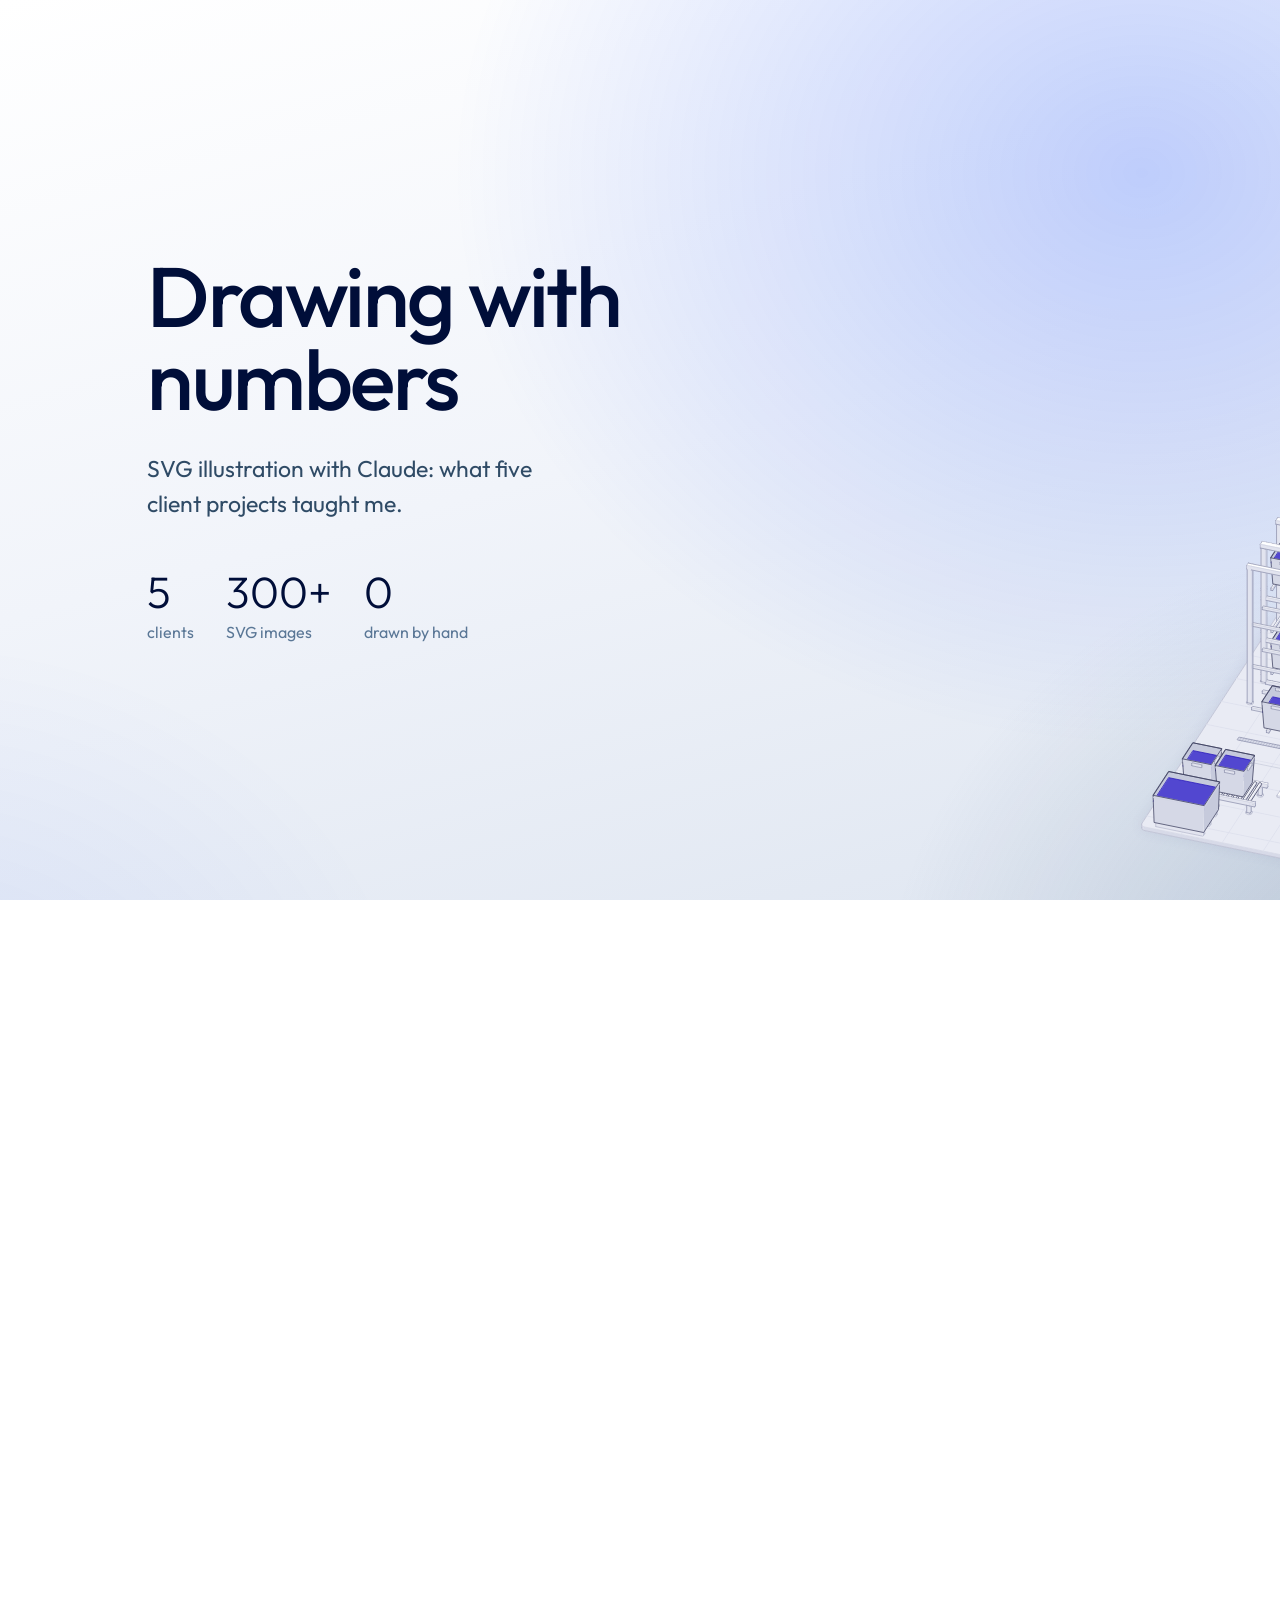
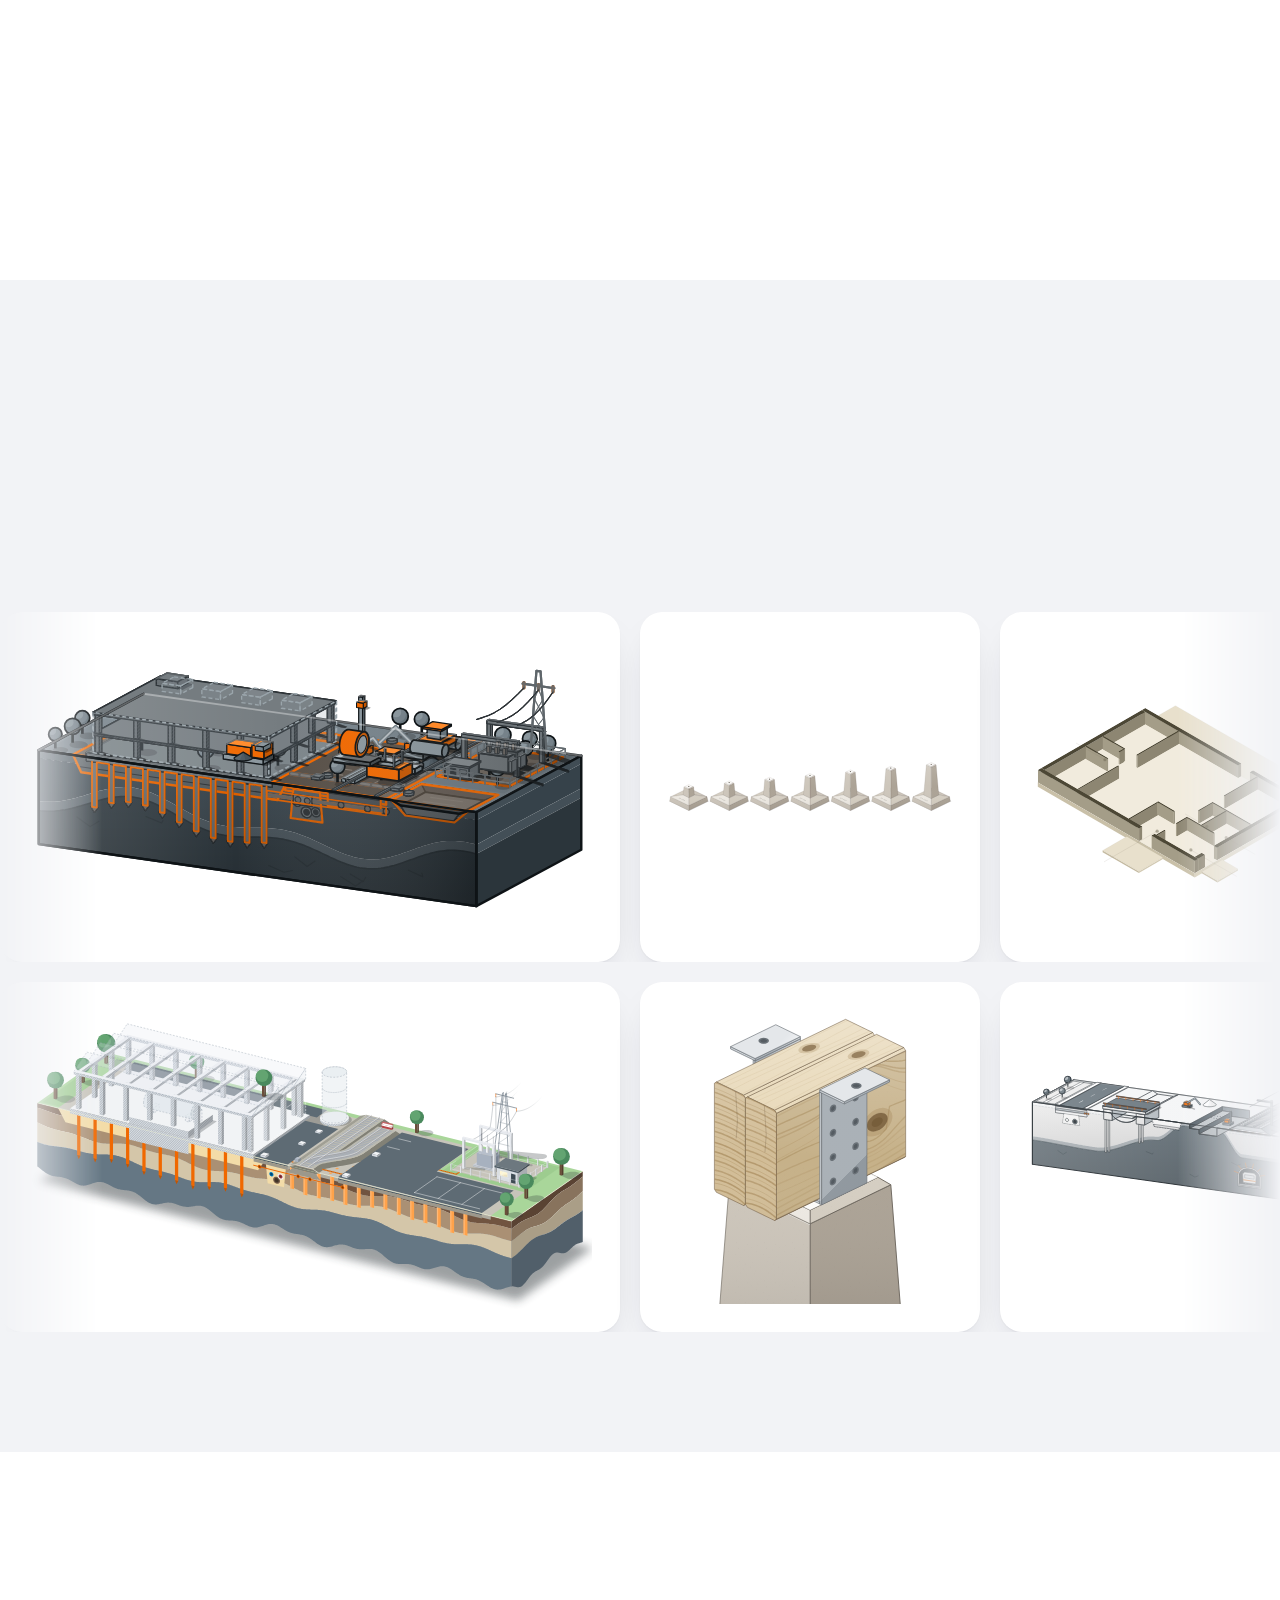
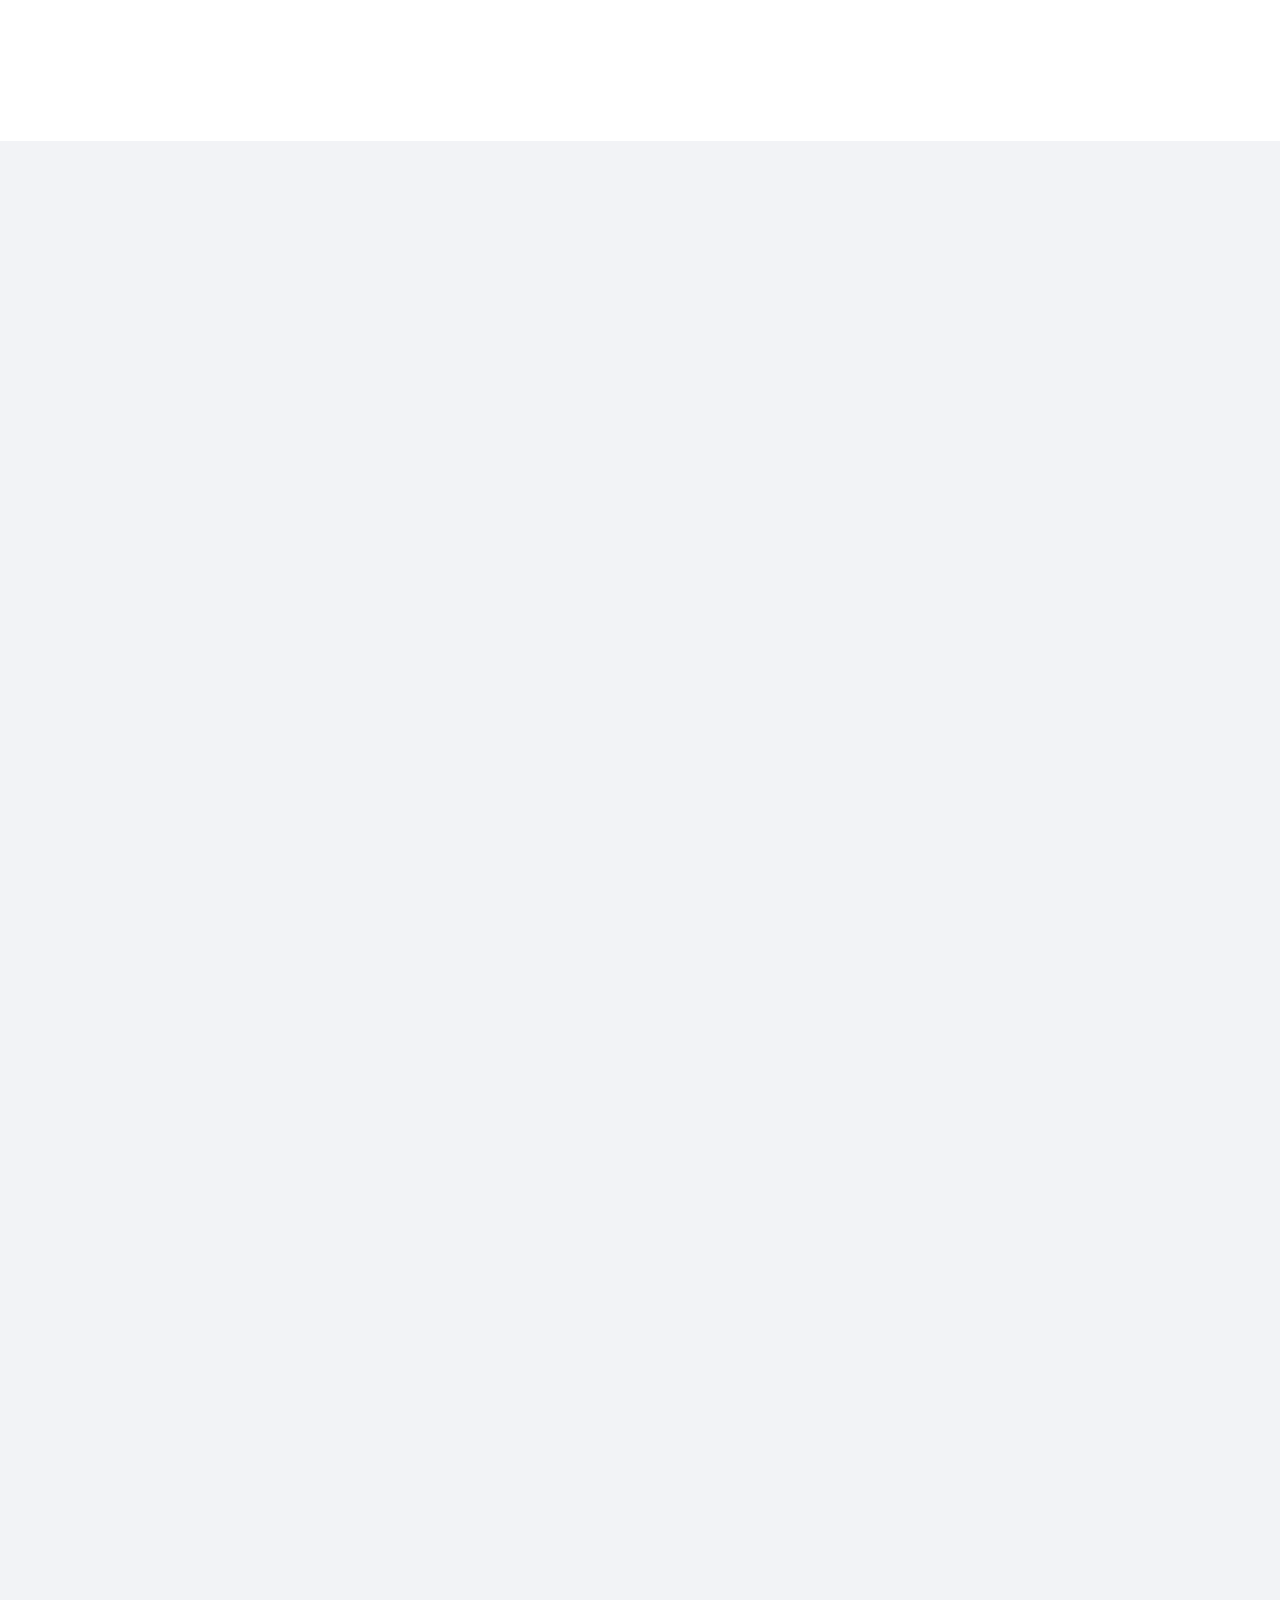
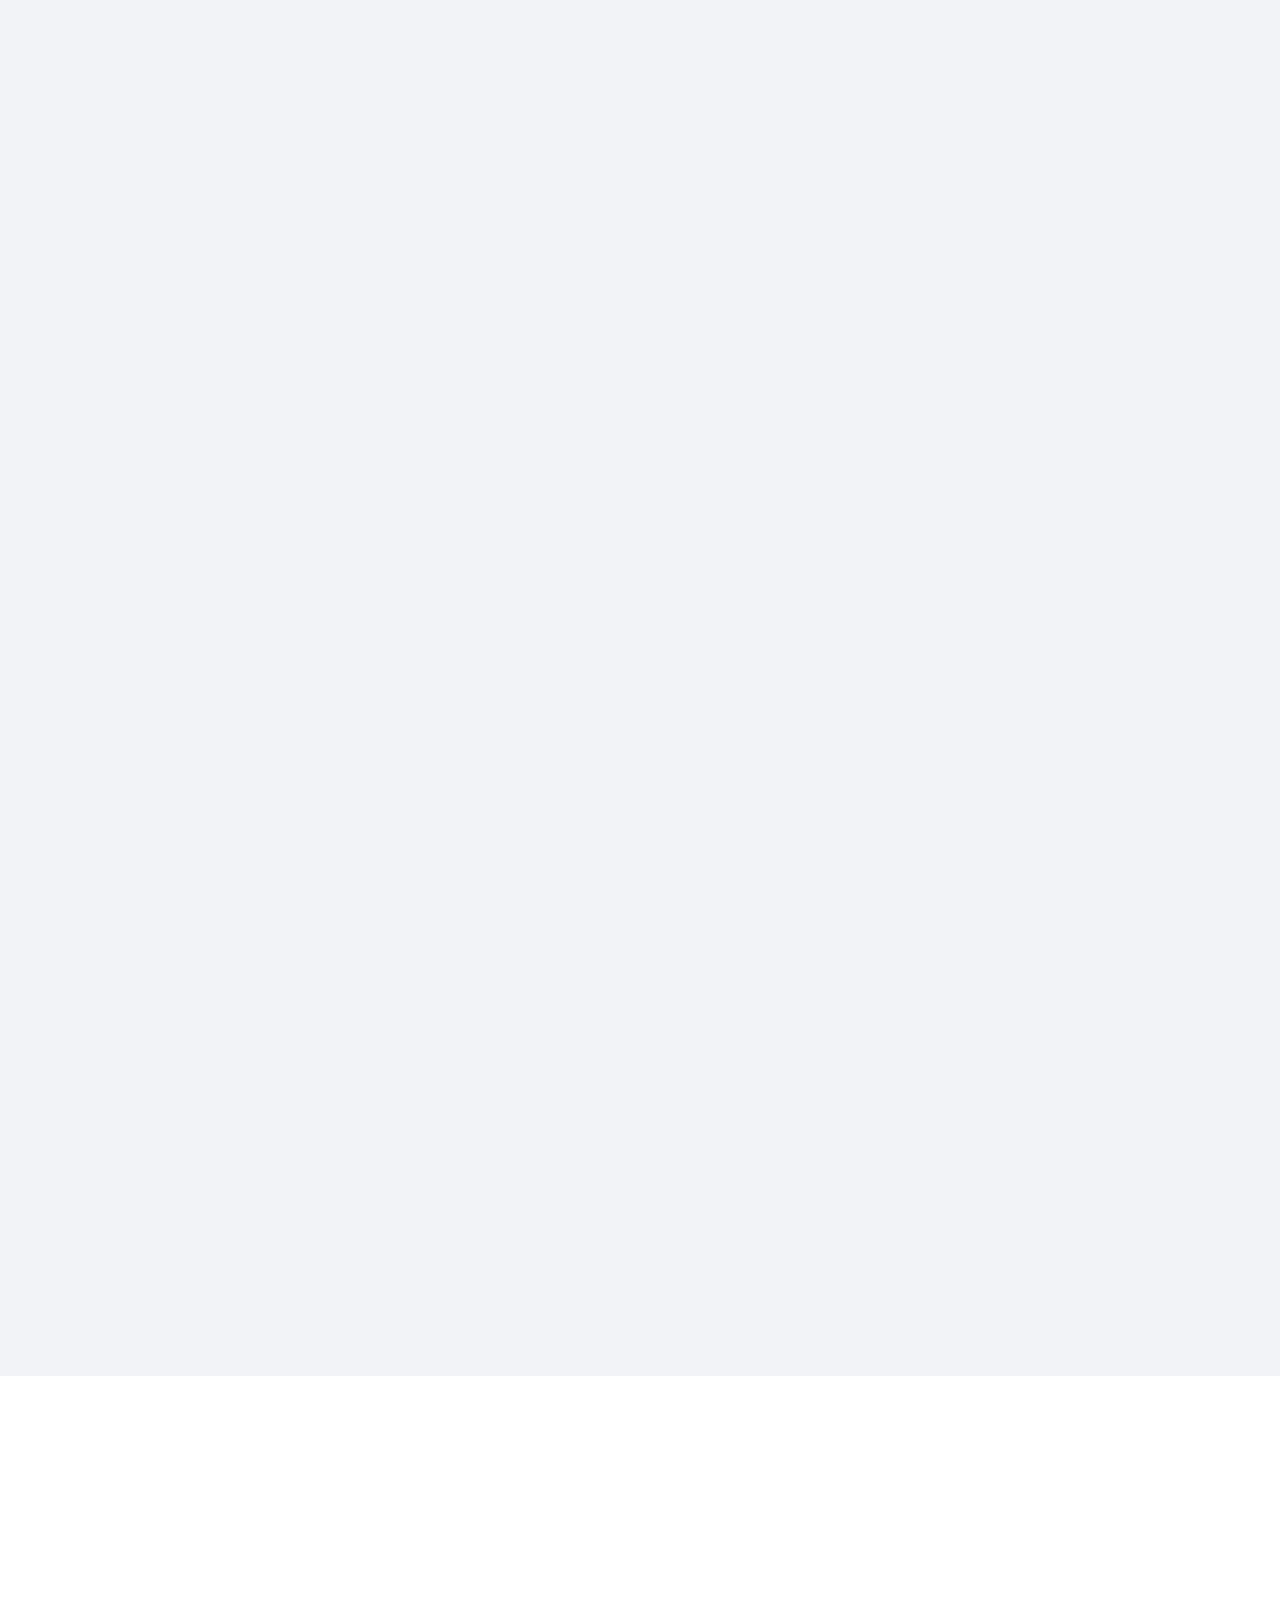
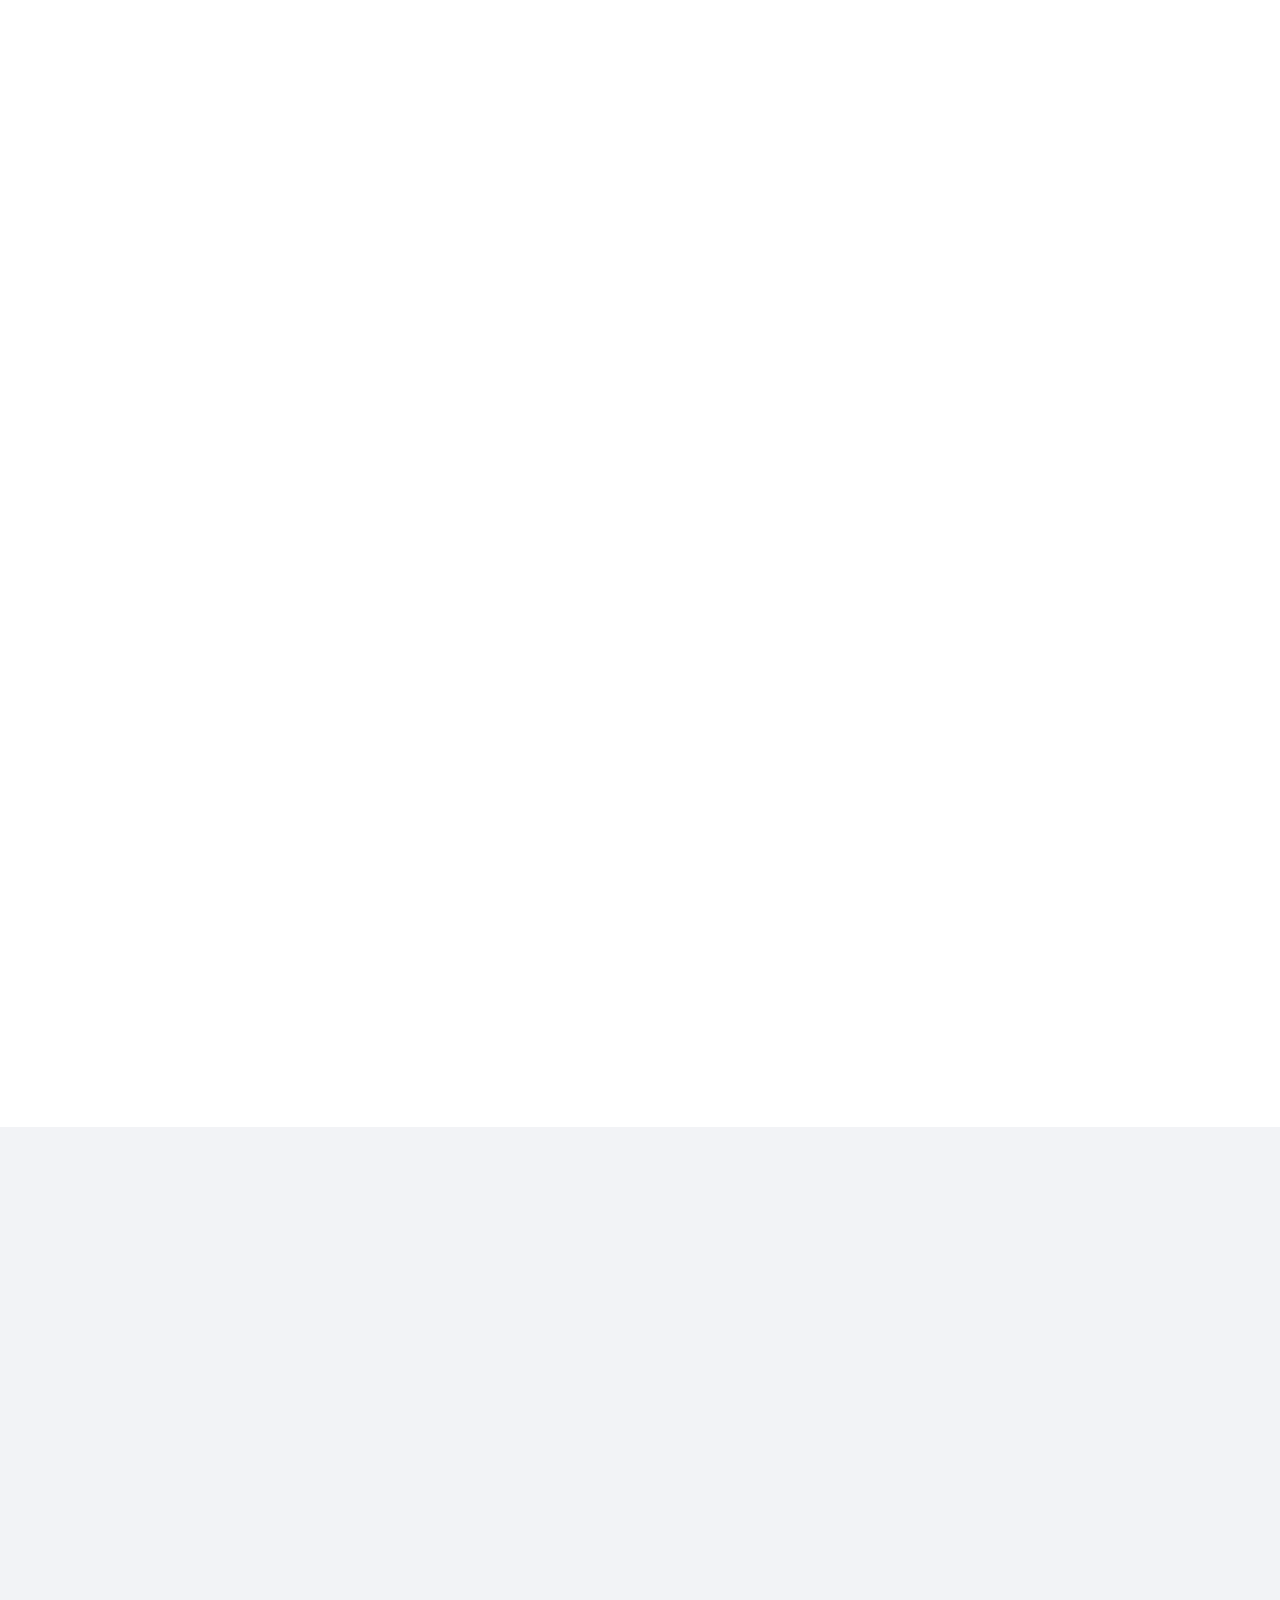
<file: index.html>
<!doctype html>
<html lang="en"><head>
<meta name="robots" content="noindex, nofollow"><meta charset="utf-8"><meta name="viewport" content="width=device-width,initial-scale=1">
<title>Drawing with numbers</title>
<link rel="preconnect" href="https://fonts.googleapis.com">
<link href="https://fonts.googleapis.com/css2?family=Outfit:wght@300;400;500;700;800&display=swap" rel="stylesheet">
<style>
:root{--navy:#000e39;--blue:#003cff;--g1:#eef0f5;--g2:#b9c6d4;--g3:#5a7796;--g4:#2f4b66;--white:#fff;
--green:#00a06e;--teal:#00a3b7;--coral:#f1615e;--violet:#9185db;--f:'Outfit',arial,sans-serif;--r:8px}
*{box-sizing:border-box}html{scroll-behavior:smooth}
body{margin:0;background:var(--white);color:var(--navy);font:400 20px/1.6 var(--f);-webkit-font-smoothing:antialiased}
.w{max-width:1200px;margin:0 auto;padding:0 48px}
h1,h2,h3{font-weight:500;margin:0;letter-spacing:-.01em}
h1{font-size:clamp(48px,7.4vw,104px);line-height:1}
h2{font-size:clamp(36px,4.4vw,62px);line-height:1.08}
h3{font-size:24px;line-height:1.3}
p{margin:0 0 18px;max-width:62ch}
.eyebrow{display:inline-flex;align-items:center;gap:10px;font-weight:500;font-size:15px;letter-spacing:.04em;color:var(--blue);margin-bottom:28px}
.eyebrow:before{content:"";width:8px;height:8px;border-radius:50%;background:currentColor}
.lead{font-size:clamp(20px,1.8vw,26px);line-height:1.5;color:var(--g4);max-width:40ch}
.dot{color:var(--blue)}
section{padding:clamp(96px,12vw,168px) 0}
.tint{background:var(--g1)}
.dark{background:var(--navy);color:var(--white)}
.dark .lead{color:var(--g2)}.dark .eyebrow{color:#7d9bff}
.rv{opacity:0;transform:translateY(28px);transition:opacity .8s cubic-bezier(.2,.7,.1,1),transform .8s cubic-bezier(.2,.7,.1,1)}
.rv.in{opacity:1;transform:none}

/* hero */
.hero{min-height:100vh;display:grid;align-items:center;padding:96px 0;position:relative;overflow:hidden}
.hero .w{display:grid;grid-template-columns:1.05fr .95fr;gap:48px;align-items:center}
.hero svg{width:100%;height:auto;overflow:visible}
.draw{fill:none;stroke:#7d9bff;stroke-width:1.6;stroke-linejoin:round;stroke-dasharray:var(--len);stroke-dashoffset:var(--len);animation:draw 2.4s cubic-bezier(.65,0,.35,1) forwards}
@keyframes draw{to{stroke-dashoffset:0}}
.fillin{opacity:0;animation:fade 1.2s 2s forwards}@keyframes fade{to{opacity:1}}
.meta{display:flex;gap:32px;margin-top:48px;font-size:16px;color:var(--g2)}
.meta b{display:block;color:var(--white);font-weight:500;font-size:18px}
.scroll{position:absolute;left:50%;bottom:32px;transform:translateX(-50%);font-size:14px;color:var(--g2);letter-spacing:.06em}

/* vertailu */
.vs{display:grid;grid-template-columns:1fr 1fr;gap:24px;margin-top:64px}
.col{border-radius:16px;padding:40px}
.col.a{background:var(--white);border:1px solid var(--g2)}
.col.b{background:var(--navy);color:var(--white)}
.col h3{margin-bottom:28px}
.col ul{list-style:none;padding:0;margin:0}
.col li{padding:16px 0;border-top:1px solid rgba(128,148,180,.3);font-size:18px;display:flex;gap:14px}
.col li i{font-style:normal;flex:0 0 22px;height:22px;border-radius:50%;display:grid;place-items:center;font-size:13px;margin-top:3px}
.col.a li i{background:var(--g1);color:var(--g3)}
.col.b li i{background:var(--blue);color:var(--white)}

/* iso statement */
.big{font-weight:500;font-size:clamp(48px,7.4vw,112px);line-height:1;letter-spacing:-.02em;max-width:14ch}
.flow{display:grid;grid-template-columns:repeat(4,1fr);margin-top:80px;position:relative}
.flow:before{content:"";position:absolute;left:0;right:0;top:11px;height:2px;background:var(--g2)}
.flow .fill{position:absolute;left:0;top:11px;height:2px;background:var(--blue);width:0;transition:width 2s cubic-bezier(.65,0,.35,1)}
.flow.in .fill{width:100%}
.flow div.s{position:relative;padding:48px 28px 0 0}
.flow div.s:before{content:"";position:absolute;top:0;left:0;width:24px;height:24px;border-radius:50%;background:var(--white);border:2px solid var(--blue);z-index:1}
.flow div.s:last-child:before{background:var(--blue)}
.flow b{display:block;font-weight:500;font-size:22px;margin-bottom:8px}
.flow span{color:var(--g4);font-size:17px}

/* playground */
.play{display:grid;grid-template-columns:400px 1fr;gap:56px;align-items:center;margin-top:72px}
.code{background:var(--navy);color:#cfd8f5;border-radius:16px;padding:32px;font:400 16px/1.9 ui-monospace,Menlo,monospace}
.code .k{color:#7d9bff}.code .n{color:#7ee0c0}
.ctl{margin-top:28px}
.ctl label{display:flex;justify-content:space-between;font-size:16px;color:var(--g4);margin-bottom:6px}
.ctl label b{color:var(--navy);font-weight:500}
.ctl input{width:100%;accent-color:var(--blue);margin:0 0 22px}
.stage{background:var(--g1);border-radius:16px;aspect-ratio:4/3;display:grid;place-items:center}
.stage svg{width:92%;height:auto}

/* cases */
.case{display:grid;grid-template-columns:340px 1fr;gap:64px;align-items:start}
.case .side{position:sticky;top:48px}
.num{font-size:15px;color:var(--g3);margin-bottom:20px;font-weight:500}
.num em{font-style:normal;color:var(--blue)}
.case h2{font-size:clamp(32px,3.4vw,46px);margin-bottom:24px}
.case p{font-size:18px;color:var(--g4)}
.learn{margin-top:32px;padding:24px;border-radius:12px;background:var(--g1)}
.tint .learn{background:var(--white)}
.learn small{display:block;font-size:13px;font-weight:500;letter-spacing:.08em;text-transform:uppercase;color:var(--blue);margin-bottom:6px}
.learn p{margin:0;color:var(--navy);font-size:19px;font-weight:500;line-height:1.4}
.frame{border-radius:16px;overflow:hidden;background:var(--white);box-shadow:0 1px 2px rgba(0,14,57,.06),0 24px 64px -24px rgba(0,14,57,.28)}
.frame .bar{display:flex;align-items:center;gap:12px;padding:12px 16px;background:var(--g1);font-size:14px;color:var(--g3)}
.frame .bar i{width:10px;height:10px;border-radius:50%;background:var(--g2)}
.frame .bar a{margin-left:auto;color:var(--blue);text-decoration:none;font-weight:500}
.frame iframe{display:block;width:100%;height:78vh;min-height:560px;border:0;background:var(--white)}
.pills{display:flex;gap:8px;margin-bottom:16px;flex-wrap:wrap}
.pills button{font:500 15px var(--f);border:1px solid var(--g2);background:transparent;color:var(--navy);border-radius:9999px;padding:10px 20px;cursor:pointer;transition:all .2s}
.pills button[aria-pressed=true]{background:var(--navy);border-color:var(--navy);color:var(--white)}

/* skills */
.skills{display:grid;grid-template-columns:repeat(2,1fr);gap:24px;margin-top:64px}
.sk{border-radius:16px;padding:36px;background:var(--white);position:relative;overflow:hidden}
.sk .tag{display:inline-block;font-size:14px;font-weight:500;padding:6px 14px;border-radius:9999px;margin-bottom:20px;color:var(--white)}
.sk h3{margin-bottom:10px}.sk p{color:var(--g4);font-size:18px;margin:0}
.sk.main{grid-column:span 2;background:var(--navy);color:var(--white);display:grid;grid-template-columns:1fr 1fr;gap:40px}
.sk.main p{color:var(--g2)}

.gal{display:grid;grid-template-columns:1fr 1fr;gap:20px}.gal figure{margin:0;background:var(--white);border-radius:16px;padding:24px;box-shadow:0 1px 2px rgba(0,14,57,.06),0 24px 64px -24px rgba(0,14,57,.22)}.gal img{display:block;width:100%;height:260px;object-fit:contain}.gal figcaption{font-size:15px;color:var(--g3);margin-top:12px}
.sk{background:var(--g1)!important}.sk.main{background:var(--navy)!important}
/* limits */
.lim{display:grid;grid-template-columns:repeat(4,1fr);gap:32px;margin-top:64px}
.lim div{border-top:2px solid var(--navy);padding-top:24px}
.lim b{display:block;font-weight:500;font-size:22px;margin-bottom:10px}
.lim span{color:var(--g4);font-size:17px}

/* end */
.prompt{background:rgba(255,255,255,.06);border:1px solid rgba(255,255,255,.14);border-radius:16px;padding:40px;font-size:22px;line-height:1.7;margin-top:56px;max-width:880px}
.prompt mark{background:none;color:#7d9bff}
.end{font-weight:500;font-size:clamp(56px,9vw,140px);line-height:1;margin-top:120px;letter-spacing:-.02em}

nav.dots{position:fixed;right:28px;top:50%;transform:translateY(-50%);display:flex;flex-direction:column;gap:14px;z-index:9;mix-blend-mode:difference}
nav.dots a{width:8px;height:8px;border-radius:50%;background:#8a8a8a;transition:transform .3s,background .3s}
nav.dots a.on{background:#fff;transform:scale(1.5)}

@media(max-width:960px){.w{padding:0 20px}.hero .w,.vs,.play,.case,.skills,.sk.main{grid-template-columns:1fr}.sk.main{grid-column:auto}
.flow,.lim{grid-template-columns:1fr 1fr;gap:32px}.flow:before,.flow .fill{display:none}.case .side{position:static}nav.dots{display:none}.frame iframe{height:560px}}

#prog{position:fixed;left:0;top:0;height:3px;width:0;background:var(--blue);z-index:20;box-shadow:0 0 12px var(--blue)}
.hero{isolation:isolate}
.hero:before{content:"";position:absolute;inset:0;z-index:-1;background-image:linear-gradient(rgba(125,155,255,.07) 1px,transparent 1px),linear-gradient(90deg,rgba(125,155,255,.07) 1px,transparent 1px);background-size:64px 64px;-webkit-mask:radial-gradient(ellipse 70% 70% at 60% 45%,#000 30%,transparent 80%);mask:radial-gradient(ellipse 70% 70% at 60% 45%,#000 30%,transparent 80%)}
.hero:after{content:"";position:absolute;width:900px;height:900px;left:var(--mx,65%);top:var(--my,45%);transform:translate(-50%,-50%);z-index:-1;background:radial-gradient(circle,rgba(0,60,255,.42),transparent 62%);filter:blur(30px);transition:left .6s cubic-bezier(.2,.7,.1,1),top .6s cubic-bezier(.2,.7,.1,1);pointer-events:none}
.grain{position:fixed;inset:0;pointer-events:none;z-index:30;opacity:.05;background-image:url("data:image/svg+xml,%3Csvg xmlns='http://www.w3.org/2000/svg' width='160' height='160'%3E%3Cfilter id='n'%3E%3CfeTurbulence type='fractalNoise' baseFrequency='.9' numOctaves='3'/%3E%3C/filter%3E%3Crect width='100%25' height='100%25' filter='url(%23n)'/%3E%3C/svg%3E")}
.wm{display:inline-block;overflow:hidden;vertical-align:bottom;padding-bottom:.08em;margin-bottom:-.08em}
.wd{display:inline-block;transform:translateY(105%);animation:up 1s cubic-bezier(.2,.7,.1,1) forwards}
@keyframes up{to{transform:none}}
.hero .lead,.hero .meta,.hero .eyebrow{opacity:0;animation:fade 1s 1s forwards}
.hero h1{font-size:clamp(56px,8.2vw,124px);letter-spacing:-.03em}
.meta b{font-size:44px;font-weight:300;line-height:1;margin-bottom:6px}
.wall{background:var(--navy);color:var(--white);padding-bottom:120px;overflow:hidden}
.wall .eyebrow{color:#7d9bff}
.mq{overflow:hidden;margin-top:56px;-webkit-mask:linear-gradient(90deg,transparent,#000 8%,#000 92%,transparent);mask:linear-gradient(90deg,transparent,#000 8%,#000 92%,transparent)}
.mq+.mq{margin-top:20px}
.track{display:flex;gap:20px;width:max-content;animation:mq 70s linear infinite}
.mq.rev .track{animation-direction:reverse;animation-duration:85s}
.mq:hover .track{animation-play-state:paused}
@keyframes mq{to{transform:translateX(-50%)}}
.card{width:300px;height:230px;flex:none;background:#fff;border-radius:18px;padding:22px;display:grid;place-items:center;transition:transform .4s cubic-bezier(.2,.7,.1,1)}
.card:hover{transform:translateY(-6px) scale(1.03)}
.card img{max-width:100%;max-height:100%;object-fit:contain}.card.t{display:flex;align-items:center;justify-content:center}.card.t img{width:100%;height:100%;min-height:0;object-fit:contain}
.feat{background:linear-gradient(180deg,var(--navy) 0%,#061a5e 100%);color:var(--white)}
.feat .lead{color:var(--g2)}.feat .eyebrow{color:#7d9bff}
.zoom{margin:72px 0 0;background:#fff;border-radius:24px;padding:clamp(20px,4vw,56px);transform:scale(.88) translateY(40px);opacity:.4;transition:transform 1.4s cubic-bezier(.2,.7,.1,1),opacity 1.4s;box-shadow:0 60px 120px -40px rgba(0,60,255,.55)}
.zoom.in{transform:none;opacity:1}
.zoom img{display:block;width:100%;height:auto}
#kokeile{background:var(--navy);color:var(--white)}
#kokeile .lead{color:var(--g2)}#kokeile .eyebrow{color:#7d9bff}
#kokeile .ctl label{color:var(--g2)}#kokeile .ctl label b{color:var(--white)}
#kokeile .code{background:rgba(255,255,255,.05);border:1px solid rgba(255,255,255,.12)}
#kokeile .stage{background:radial-gradient(circle at 50% 40%,#132a7a,#06113f);box-shadow:inset 0 0 0 1px rgba(255,255,255,.1)}
.go{margin-top:20px;font:500 17px var(--f);background:var(--blue);color:#fff;border:0;border-radius:9999px;padding:16px 28px;cursor:pointer;box-shadow:0 12px 32px -8px rgba(0,60,255,.7);transition:transform .2s,box-shadow .2s}
.go:hover{transform:translateY(-2px);box-shadow:0 18px 40px -8px rgba(0,60,255,.9)}
.series{display:grid;grid-template-columns:repeat(6,1fr);gap:14px;margin-top:40px}
.series figure{margin:0;background:rgba(255,255,255,.05);border:1px solid rgba(255,255,255,.1);border-radius:14px;padding:12px;opacity:0;transform:translateY(20px);transition:opacity .6s,transform .6s cubic-bezier(.2,.7,.1,1)}
.series figure.on{opacity:1;transform:none}
.series svg{width:100%;height:auto;display:block}
.series figcaption{font-size:14px;color:var(--g2);text-align:center;margin-top:4px}

@media(max-width:960px){.series{grid-template-columns:repeat(3,1fr)}.card{width:220px;height:170px}}
@media(prefers-reduced-motion:reduce){.track{animation:none}.wd{transform:none;animation:none}}

/* VAALEA TEEMA */
:root{--g1:#f2f3f6}
.hero{background:#fff;color:var(--navy)}
.hero .lead{color:var(--g4)}.hero .eyebrow{color:var(--blue)}
.hero:before{background-image:linear-gradient(rgba(0,14,57,.06) 1px,transparent 1px),linear-gradient(90deg,rgba(0,14,57,.06) 1px,transparent 1px)}
.hero:after{background:radial-gradient(circle,rgba(0,60,255,.16),transparent 60%)}
.draw{stroke:var(--blue);stroke-width:1.8}
.meta{color:var(--g3)}.meta b{color:var(--navy)}
.scroll{color:var(--g3)}
.wall{background:var(--g1);color:var(--navy)}.wall .eyebrow{color:var(--blue)}
.card{box-shadow:0 1px 2px rgba(0,14,57,.05),0 18px 40px -20px rgba(0,14,57,.25)}
.feat{background:#fff;color:var(--navy)}.feat .lead{color:var(--g4)}.feat .eyebrow{color:var(--blue)}
.zoom{background:#fff;border:1px solid #e6e8ee;box-shadow:0 50px 100px -40px rgba(0,14,57,.3)}
#kokeile{background:var(--g1);color:var(--navy)}
#kokeile .lead{color:var(--g4)}#kokeile .eyebrow{color:var(--blue)}
#kokeile .ctl label{color:var(--g4)}#kokeile .ctl label b{color:var(--navy)}
#kokeile .code{background:#fff;border:1px solid #e3e6ec;color:var(--navy)}
#kokeile .code .k{color:var(--blue)}#kokeile .code .n{color:#00865c}
#kokeile .stage{background:radial-gradient(circle at 50% 40%,#fff,#eceef3);box-shadow:inset 0 0 0 1px #e3e6ec}
.ctl input{accent-color:var(--blue)}
.series figure{background:#fff;border:1px solid #e3e6ec}
.series figcaption{color:var(--g3)}
#kokeile-huomenna .prompt{background:#fff;border:1px solid #e3e6ec;color:var(--navy)}
.prompt mark{color:var(--blue)}
.end{color:var(--navy);background:none}
.col.b{background:#fff;color:var(--navy);border:2px solid var(--blue);box-shadow:0 30px 60px -30px rgba(0,60,255,.35)}
.col.a{background:var(--g1);border:0}
.col li{border-top-color:#e3e6ec}
.sk.main{background:#fff!important;color:var(--navy);border:2px solid var(--blue)}
.sk.main p{color:var(--g4)}

/* CASET: sama taso kuin alkuosa */
.case{display:block}
.case .side{position:static;display:grid;grid-template-columns:1.15fr 1fr;column-gap:80px;align-items:end;margin-bottom:56px}
.case .side>.num{grid-column:1;grid-row:1;margin:0}
.case .side>h2{grid-column:1;grid-row:2;font-size:clamp(40px,5.2vw,76px);line-height:1.02;letter-spacing:-.02em;margin:0}
.case .side>p{grid-column:2;grid-row:1/3;align-self:end;font-size:21px;line-height:1.55;margin:0}
.case .side>.learn{grid-column:1/-1;grid-row:3;margin:40px 0 0;padding:0 0 0 28px;background:none!important;border-left:3px solid var(--blue);border-radius:0}
.learn small{font-size:13px}
.learn p{font-size:clamp(22px,2.2vw,30px);font-weight:400;line-height:1.35;max-width:36ch}
.num{display:flex;align-items:baseline;gap:10px;font-size:16px;color:var(--g3)}
.num em{font-size:clamp(88px,10vw,160px);font-weight:200;line-height:.85;letter-spacing:-.04em;color:var(--blue)}
.frame{border-radius:22px;box-shadow:0 1px 2px rgba(0,14,57,.05),0 60px 120px -50px rgba(0,14,57,.4)}
.frame .bar{background:#f7f8fa;border-bottom:1px solid #eceef2}
.frame iframe{height:84vh}
.pills{margin-bottom:20px}
.gal{grid-template-columns:repeat(4,1fr)}
.gal img{height:300px}

/* SKILLIT JA RAJAT */
.skills{gap:20px}
.sk{padding:44px;border-radius:22px;transition:transform .4s cubic-bezier(.2,.7,.1,1),box-shadow .4s}
.sk:hover{transform:translateY(-6px);box-shadow:0 40px 80px -40px rgba(0,14,57,.35)}
.sk h3{font-size:32px;font-weight:500}
.lim{gap:0;border-top:1px solid #e3e6ec;grid-template-columns:1fr}
.lim div{display:grid;grid-template-columns:120px 1fr 1.4fr;gap:32px;align-items:baseline;border-top:0;border-bottom:1px solid #e3e6ec;padding:36px 0;counter-increment:lim}
.lim div:before{content:"0" counter(lim);font-size:56px;font-weight:200;color:var(--blue);line-height:1}
.lim b{font-size:clamp(26px,2.6vw,36px);margin:0}
.lim span{font-size:20px}
.lim{counter-reset:lim}
@media(max-width:960px){.case .side{grid-template-columns:1fr}.case .side>p{grid-column:1;grid-row:auto}.case .side>*{grid-row:auto!important}.gal{grid-template-columns:1fr 1fr}.lim div{grid-template-columns:1fr}}
.hero-line{position:relative;width:118%;margin-right:-18%;aspect-ratio:16/10}.hero-line iframe{position:absolute;left:0;top:0;width:1440px;height:900px;transform-origin:0 0;border:0;pointer-events:none;background:transparent}@media(max-width:960px){.hero-line{width:100%;margin:0}}.scrub{height:calc(var(--len)*1vh);width:100vw;margin-left:calc(50% - 50vw);margin-top:24px}
.kpc{position:absolute;left:50%;bottom:32px;transform:translateX(-50%);z-index:3;display:flex;align-items:center;gap:20px;padding:12px 24px 12px 14px;background:#fff;border-radius:999px;box-shadow:0 1px 2px rgba(0,14,57,.06),0 14px 36px -18px rgba(0,14,57,.35);font-family:Outfit,sans-serif;pointer-events:auto}.kpc-b{display:flex;gap:10px}.kpc button{width:30px;height:30px;border-radius:50%;border:1px solid rgba(0,14,57,.18);background:var(--c);cursor:pointer;padding:0;transition:box-shadow .2s,transform .2s}.kpc button:hover{transform:scale(1.08)}.kpc button[aria-checked=true]{box-shadow:0 0 0 3px #fff,0 0 0 5px var(--blue)}.kpc button:focus-visible{outline:2px solid var(--blue);outline-offset:4px}.kpc-t{display:flex;flex-direction:column;line-height:1.2;min-width:120px}.kpc-t b{font-size:15px;font-weight:500;color:var(--navy)}.kpc-t span{font-size:13px;color:var(--g3)}@media(max-width:600px){.kpc{gap:12px;padding:10px 14px 10px 10px}.kpc button{width:24px;height:24px}.kpc-b{gap:7px}.kpc-t{min-width:0}}
.scrub .pin{position:sticky;top:0;height:100vh;overflow:hidden}
.scrub iframe{display:block;width:100%;height:100%;border:0;pointer-events:none;background:transparent}
.tint .scrub iframe{background:transparent}.card{width:500px;height:350px;padding:28px;border-radius:22px}.card img{width:100%;height:100%;object-fit:contain}.track{animation-duration:90s}.mq.rev .track{animation-duration:110s}@media(max-width:960px){.card{width:300px;height:220px}}.hero:before,.hero:after{display:none!important}.hero{background:radial-gradient(55% 65% at 78% 28%,rgba(0,60,255,.22) 0%,rgba(0,60,255,0) 70%),radial-gradient(45% 55% at 95% 95%,rgba(90,119,150,.32) 0%,rgba(90,119,150,0) 70%),radial-gradient(40% 50% at 10% 100%,rgba(0,60,255,.08) 0%,rgba(0,60,255,0) 70%),linear-gradient(165deg,#ffffff 0%,#f1f4fa 50%,#dfe6f1 100%)!important}.case .side>.learn{margin-top:32px}.card{width:340px}.card.w{width:620px}@media(max-width:960px){.card{width:220px}.card.w{width:380px}}.hero .w>div:first-child{position:relative;z-index:1}.hero-line{width:128%!important;margin:0 -18% 0 -10%!important;z-index:2}.hero .w{grid-template-columns:1fr 1fr!important;gap:40px!important}.hero h1{font-size:clamp(52px,6.6vw,104px)!important;line-height:.98}.hero{background:linear-gradient(165deg,#ffffff 0%,#f1f4fa 50%,#dfe6f1 100%)!important;overflow:hidden}.hero-bg{position:absolute;inset:-20%;z-index:-1;pointer-events:none;background:radial-gradient(55% 65% at 78% 28%,rgba(0,60,255,.22) 0%,rgba(0,60,255,0) 70%),radial-gradient(45% 55% at 95% 95%,rgba(90,119,150,.32) 0%,rgba(90,119,150,0) 70%),radial-gradient(40% 50% at 10% 100%,rgba(0,60,255,.08) 0%,rgba(0,60,255,0) 70%);animation:hgm 24s ease-in-out infinite alternate;will-change:transform}@keyframes hgm{from{transform:translate3d(-5%,-4%,0) scale(1)}to{transform:translate3d(5%,5%,0) scale(1.1)}}@keyframes hg{0%{background-position:0% 0%}50%{background-position:60% 40%}100%{background-position:100% 100%}}@media(prefers-reduced-motion:reduce){.hero-bg{animation:none}}#kokeile .lead{max-width:48ch}.play{margin-top:56px!important;align-items:stretch!important;grid-template-columns:400px 1fr!important;gap:40px!important}.play>div:first-child{display:flex;flex-direction:column}.code{padding:24px 28px!important}.ctl{margin-top:28px}.ctl input{margin:0 0 18px}.go{margin-top:8px!important;align-self:flex-start}.play>div:last-child{display:flex}.stage{aspect-ratio:auto!important;flex:1;min-height:440px}
.embed{width:100vw;margin-left:calc(50% - 50vw);margin-top:24px}.embed iframe{display:block;width:100%;height:min(980px,100vh);border:0;background:transparent}
.case .side{display:grid!important;grid-template-columns:minmax(0,7fr) minmax(0,5fr)!important;column-gap:72px!important;row-gap:0!important;align-items:start!important;margin-bottom:48px!important}
.case .side>.num{grid-column:1!important;grid-row:1!important;display:block!important;font-size:15px!important;font-weight:500;color:var(--g3);margin:0 0 20px!important;letter-spacing:.04em}
.case .side>.num em{font-size:15px!important;font-weight:500!important;line-height:1!important;letter-spacing:.04em!important;color:var(--blue)!important}
.case .side>h2{grid-column:1!important;grid-row:2!important;font-size:clamp(36px,4vw,60px)!important;line-height:1.05!important;max-width:16ch;margin:0!important}
.case .side>p{grid-column:2!important;grid-row:2!important;align-self:end!important;font-size:19px!important;line-height:1.55!important;color:var(--g4);margin:0 0 6px!important;max-width:40ch}
.case .side>.learn{grid-column:2!important;grid-row:3!important;margin:24px 0 0!important;padding:0 0 0 20px!important;border-left:2px solid var(--blue)!important}
.case .side>.learn p{font-size:19px!important;line-height:1.45!important;font-weight:500!important;color:var(--navy)!important;max-width:40ch}
@media(max-width:960px){.case .side{grid-template-columns:1fr!important}.case .side>*{grid-column:1!important;grid-row:auto!important}}
.end{font-size:clamp(44px,6vw,96px)!important;line-height:1.02!important;letter-spacing:-.025em;margin-top:140px!important;margin-bottom:40px}
/* POLISH: rytmi, tasaus, lopetus */
h1,h2,h3,.big,.end{text-wrap:balance}
p,li,.lim span,.flow span{text-wrap:pretty}
/* taustojen vuorottelu: ei kahta samaa harmaata perakkain */
#oivallus{background:#fff}
#kokeile{background:#fff!important;padding-top:24px}
#kokeile .stage{background:radial-gradient(circle at 50% 40%,#fff,#eef0f4)!important}
#kokeile .code{background:#f7f8fa!important}
/* vertailu: nakyvat ?-merkit */
.col.a li i{background:#fff;color:var(--g3)}
/* caset: otsikko vasen, teksti oikealla ylalaidasta tasattuna */
.case .side>p{align-self:start!important;margin:14px 0 0!important}
.case .side>.learn{border-left:0!important;border-top:1px solid #d6dce6;padding:20px 0 0!important;margin:28px 0 0!important}
.tint .case .side>.learn{border-top-color:#d3d9e3}
#oivallus .lead{max-width:46ch}
.flow span{display:block;line-height:1.5}
/* lopetus: kirjanpaatos heron gradientilla */
#kokeile-huomenna{background:linear-gradient(195deg,#ffffff 0%,#f1f4fa 45%,#dfe6f1 100%);padding:clamp(120px,14vw,200px) 0 clamp(140px,16vw,240px)}
#kokeile-huomenna .prompt{margin-top:48px;max-width:none;padding:44px 48px;font-size:24px;line-height:1.65;box-shadow:0 1px 2px rgba(0,14,57,.04),0 40px 80px -48px rgba(0,14,57,.35)}
#kokeile-huomenna .end{font-size:clamp(48px,6.4vw,96px)!important;line-height:.98!important;letter-spacing:-.03em;margin-top:clamp(120px,14vw,200px)!important;margin-bottom:0;max-width:none}

#kokeile-huomenna .end{margin-top:clamp(200px,24vh,280px)!important;padding-bottom:clamp(40px,6vh,80px)}
</style></head><body>
<div id="prog"></div>

<header class="hero" id="alku"><div class="hero-bg"></div><div class="w">
<div>

<h1>Drawing with<br>numbers</h1>
<p class="lead" style="margin-top:32px">SVG illustration with Claude: what five<br>client projects taught me.</p>
<div class="meta"><div><b>5</b>clients</div><div><b>300+</b>SVG images</div><div><b>0</b>drawn by hand</div></div>
</div>
<div class="hero-line"><iframe src="demot/finmatec-hero.html" title="Finmatecin linjasto" tabindex="-1" scrolling="no"></iframe></div><svg id="heroArt" style="display:none"></svg>
</div></header>

<section id="miksi"><div class="w">
<div class="rv">
<h2>An image generator guesses.<br>SVG knows.</h2>
<p class="lead" style="margin-top:28px">When a client has no photos, the first instinct is to generate one. It looks great until someone measures it.</p></div>
<div class="vs">
<div class="col a rv"><h3>Image generator</h3><ul>
<li><i>?</i>Dimensions and part counts are guesses</li>
<li><i>?</i>Every change is a new roll of the dice</li>
<li><i>?</i>The tenth image in a series never matches the first</li>
<li><i>?</i>A heavy bitmap that does not scale</li></ul></div>
<div class="col b rv"><h3>SVG as code</h3><ul>
<li><i>✓</i>Drawn from real dimensions</li>
<li><i>✓</i>A change is one number, not a new image</li>
<li><i>✓</i>Same light, line and colour across the series</li>
<li><i>✓</i>Light, sharp and ready to animate</li></ul></div>
</div>
</div></section>

<section class="wall" id="seina"><div class="w rv"><h2>None of these<br>were drawn by hand.</h2></div>
<div class="mq"><div class="track"><div class="card w"><img loading="lazy" src="assets/GRK/wireframet/kuvat/datakeskus/tumma/dk-animaatio.svg" alt=""></div><div class="card "><img loading="lazy" src="assets/BCE/analytiikka/docs/kuvat/tuotekuva-kp-perhe.svg" alt=""></div><div class="card "><img loading="lazy" src="assets/Luotokoti/assets/aksonometria-3mh.svg" alt=""></div><div class="card t"><img loading="lazy" src="assets/GRK/wireframet/kuvat/palvelukartta/vinjetit/vinjetti-rata-paiva.svg" alt=""></div><div class="card w"><img loading="lazy" src="assets/GRK/wireframet/kuvat/datakeskus/tumma/dk-animaatio.svg" alt=""></div><div class="card "><img loading="lazy" src="assets/BCE/analytiikka/docs/kuvat/tuotekuva-kp-perhe.svg" alt=""></div><div class="card "><img loading="lazy" src="assets/Luotokoti/assets/aksonometria-3mh.svg" alt=""></div><div class="card t"><img loading="lazy" src="assets/GRK/wireframet/kuvat/palvelukartta/vinjetit/vinjetti-rata-paiva.svg" alt=""></div></div></div><div class="mq rev"><div class="track"><div class="card w"><img loading="lazy" src="assets/GRK/wireframet/kuvat/toimialat/teollisuus/te-kokonaisuus.svg" alt=""></div><div class="card t"><img loading="lazy" src="assets/BCE/analytiikka/docs/kuvat/asennus-pak-100x150.svg" alt=""></div><div class="card w"><img loading="lazy" src="assets/GRK/wireframet/kuvat/palvelukartta/grk-palvelukartta-v4-brandi.svg" alt=""></div><div class="card w"><img loading="lazy" src="assets/GRK/wireframet/kuvat/toimialat/teollisuus/te-kokonaisuus.svg" alt=""></div><div class="card t"><img loading="lazy" src="assets/BCE/analytiikka/docs/kuvat/asennus-pak-100x150.svg" alt=""></div><div class="card w"><img loading="lazy" src="assets/GRK/wireframet/kuvat/palvelukartta/grk-palvelukartta-v4-brandi.svg" alt=""></div></div></div></div></div></section>
<section class="tint" id="oivallus"><div class="w">
<div class="rv">
<p class="big">Don’t ask for an image. Ask for a system.</p>
<p class="lead" style="margin-top:36px">One image is easy for Claude. The trouble starts with a series: every image comes out slightly different. So I ask Claude to write a program that draws every image by the same rules.</p></div>
<div class="flow rv" id="flow"><div class="fill"></div>
<div class="s"><b>Dimensions</b><span>A product table, a drawing or a brochure.</span></div>
<div class="s"><b>Rules</b><span>Angle, light, colour and line, decided once.</span></div>
<div class="s"><b>Review</b><span>Claude looks at the result and fixes it before I see it.</span></div>
<div class="s"><b>Series</b><span>A new product is a new row of data, not a new drawing.</span></div>
</div>
</div></section>

<section id="kokeile"><div class="w">
<div class="rv">
<h2>This is what a system looks like</h2>
<p class="lead" style="margin-top:24px">A beam is three numbers. Change a number and the image redraws. That is how BCE’s whole product catalogue was made.</p></div>
<div class="play rv">
<div><div class="code"><span class="k">beam</span>({<br>&nbsp;&nbsp;width: <span class="n" id="cw">90</span>,<br>&nbsp;&nbsp;height: <span class="n" id="ch">270</span>,<br>&nbsp;&nbsp;length: <span class="n" id="cl">900</span><br>})</div>
<div class="ctl">
<label>Width <b><span id="vw">90</span> mm</b></label><input type="range" id="iw" min="42" max="140" step="1" value="90">
<label>Height <b><span id="vh">270</span> mm</b></label><input type="range" id="ih" min="90" max="405" step="45" value="270">
<label>Length <b><span id="vl">900</span> mm</b></label><input type="range" id="il" min="300" max="1200" step="50" value="900">
<button class="go" id="go">Draw the whole series →</button></div></div>
<div><div class="stage"><svg id="beam" viewBox="0 0 640 480" aria-label="Glulam beam drawn from the chosen dimensions"></svg></div></div>
</div>
<div class="series" id="series"></div>
</div></section>

<section class="tint" id="grk"><div class="w case">
<div class="side rv"><div class="num"><em>01</em> / 05</div><h2>GRK: five sites, one visual language</h2>
<p>A data centre’s whole infrastructure, step by step. The image builds as you scroll.</p>
<div class="learn"><p>Lock the rules first, and the fifth site is as easy as the first.</p></div></div>
<div class="embed"><iframe data-src="demot/grk-palvelukartta.html" title="GRK palvelukartta"></iframe></div>
<div class="scrub" style="--len:500"><div class="pin"><iframe data-src="demot/grk-scrolly.html" tabindex="-1" scrolling="no" title="demo"></iframe></div></div>
</div></section>

<section id="bce"><div class="w case">
<div class="side rv"><div class="num"><em>02</em> / 05</div><h2>BCE: a deck that opens as you scroll</h2>
<p>Scroll, and the deck comes apart layer by layer: boards, beams, piers and base. One image shows what you buy and how it goes together.</p>
<div class="learn"><p>One system, dozens of products. This is where the method pays for itself.</p></div></div>
<div class="scrub" style="--len:260"><div class="pin"><iframe data-src="demot/bce-terassi.html" tabindex="-1" scrolling="no" title="demo"></iframe></div></div>
</div></section>

<section class="tint" id="finmatec"><div class="w case">
<div class="side rv"><div class="num"><em>03</em> / 05</div><h2>Finmatec: the whole line, one station at a time</h2>
<p>A pet food line from reception to plate freezer. As you scroll, the camera moves from station to station and opens up the machines behind it.</p>
<div class="learn"><p>The strength of SVG is not the surface but the structure. Parts have names, and they can move.</p></div></div>
<div class="scrub" style="--len:600"><div class="pin"><iframe data-src="demot/finmatec-linjasto.html" tabindex="-1" scrolling="no" title="demo"></iframe></div></div>
</div></section>

<section id="luotokoti"><div class="w case">
<div class="side rv"><div class="num"><em>04</em> / 05</div><h2>Luotokoti: a walk through the house</h2>
<p>The house turns and opens as you scroll: roof, floor plan and decks. Live on luotokoti.fi.</p>
<div class="learn"><p>Scroll is the best controller: the user sets the pace, the image tells the story.</p></div></div>
<div class="scrub" style="--len:450"><div class="pin"><iframe data-src="demot/luotokoti-kierros.html" tabindex="-1" scrolling="no" title="demo"></iframe></div></div>
</div></section>

<section class="tint" id="kaskipuu"><div class="w case">
<div class="side rv"><div class="num"><em>05</em> / 05</div><h2>Kaskipuu: a window, cut open</h2>
<p>A window corner with its profiles, glass and seals. As you scroll, the model comes apart. This is 3D, but the idea is the same: profiles are dimensions, and the image is drawn from them.</p>
<div class="learn"><p>When you draw with numbers, moving from SVG to 3D needs no new way of working.</p></div></div>
<div class="scrub" style="--len:400"><div class="pin"><iframe data-src="demot/kaskipuu-nurkka/index.html" tabindex="-1" scrolling="no" title="demo"></iframe><div class="kpc" role="radiogroup" aria-label="Exterior colour"><div class="kpc-b"><button type="button" role="radio" aria-checked="true" data-kp="01" data-n="Valkoinen" data-c="RAL 9010" style="--c:#f0ede4" aria-label="Valkoinen RAL 9010"></button><button type="button" role="radio" aria-checked="false" data-kp="02" data-n="Grafiitinharmaa" data-c="RAL 7024" style="--c:#45484e" aria-label="Grafiitinharmaa RAL 7024"></button><button type="button" role="radio" aria-checked="false" data-kp="03" data-n="Tummanruskea" data-c="RR32" style="--c:#3d2a1f" aria-label="Tummanruskea RR32"></button><button type="button" role="radio" aria-checked="false" data-kp="04" data-n="Tummanharmaa" data-c="RR23" style="--c:#66696b" aria-label="Tummanharmaa RR23"></button><button type="button" role="radio" aria-checked="false" data-kp="05" data-n="Musta" data-c="RR33" style="--c:#18191a" aria-label="Musta RR33"></button><button type="button" role="radio" aria-checked="false" data-kp="06" data-n="Vaaleanharmaa" data-c="RR21" style="--c:#9ba9af" aria-label="Vaaleanharmaa RR21"></button></div><div class="kpc-t"><b>Valkoinen</b><span>RAL 9010</span></div></div></div></div>
</div></section>

<section id="skillit"><div class="w">
<div class="rv"><h2>The skills behind it</h2>
<p class="lead" style="margin-top:24px">A skill is a written brief for Claude. The same brief every time means the same quality every time.</p></div>
<div class="skills">
<div class="sk main rv"><div><span class="tag" style="background:var(--blue)">My own skill</span><h3 style="font-size:36px">svg-piirto</h3></div>
<p>Every image is drawn from real dimensions, always through a system. It handles isometric views, exploded and section views, and product catalogues. Claude checks every image before showing it.</p></div>
<div class="sk rv"><span class="tag" style="background:var(--teal)">Technical drawing</span><h3>anatomy</h3><p>Interactive isometric figures: four shading tones, correct draw order and calm motion.</p></div>
<div class="sk rv"><span class="tag" style="background:var(--violet)">On the page</span><h3>ui-design and impeccable</h3><p>When the image lands on a page: typography, space and a critique of the whole.</p></div>
</div>
</div></section>

<section class="tint" id="rajat"><div class="w">
<div class="rv"><h2>Where it falls short</h2></div>
<div class="lim rv">
<div><b>Anything organic</b><span>People, animals, landscapes. Shapes without rules are still a job for Illustrator or an image model.</span></div>
<div><b>One-off images</b><span>Need one picture? Just draw it. A system pays off once you need a series.</span></div>
<div><b>Vague briefs</b><span>Every round of iteration costs tokens. Ten minutes on the brief saves an hour of back and forth.</span></div>
<div><b>Judging taste</b><span>Claude can check proportions and dimensions. Whether it looks good is still your call.</span></div>
</div>
</div></section>

<section class="tint" id="kokeile-huomenna"><div class="w">
<div class="rv"><h2>Your first prompt</h2></div>
<div class="prompt rv">Draw <mark>[product]</mark> as an SVG from <mark>[floor plan, CAD model, brochure or spec table]</mark>. Don’t draw it by hand: write a generator. Isometric view, light from the top left, colours from <mark>[brand palette]</mark>. Check the render yourself before you show me.</div>
<p class="end rv">You bring the eye.<br>Claude builds the system.</p>
</div></section>

<script>
// isometrinen palkki
const C=Math.cos(Math.PI/6),S=.5;
function P(x,y,z,s,ox,oy){return[(ox+(x-y)*C*s).toFixed(1),(oy+(x+y)*S*s-z*s).toFixed(1)].join(',')}
function beam(L,W,H,o){const s=o.s,ox=o.ox,oy=o.oy,p=(x,y,z)=>P(x,y,z,s,ox,oy);
const top=[p(0,0,H),p(L,0,H),p(L,W,H),p(0,W,H)],side=[p(0,W,0),p(L,W,0),p(L,W,H),p(0,W,H)],end=[p(L,0,0),p(L,W,0),p(L,W,H),p(L,0,H)];
let lam='';for(let z=45;z<H;z+=45){lam+=`<line x1="${p(L,0,z).split(',')[0]}" y1="${p(L,0,z).split(',')[1]}" x2="${p(L,W,z).split(',')[0]}" y2="${p(L,W,z).split(',')[1]}"/>`;
lam+=`<line class="sl" x1="${p(0,W,z).split(',')[0]}" y1="${p(0,W,z).split(',')[1]}" x2="${p(L,W,z).split(',')[0]}" y2="${p(L,W,z).split(',')[1]}"/>`}
return{top,side,end,lam}}
function poly(pts,cls,fill){return`<polygon ${cls?`class="${cls}"`:''} points="${pts.join(' ')}" ${fill?`fill="${fill}"`:''}/>`}

// hero
(function(){const b=beam(1000,120,360,{s:.47,ox:70,oy:170});const svg=document.getElementById('heroArt');
svg.innerHTML=`<g class="fillin">${poly(b.top,'','#f3f6fe')}${poly(b.side,'','#dfe6fa')}${poly(b.end,'','#c9d5f7')}</g>
<g>${[b.top,b.side,b.end].map(f=>poly(f,'draw')).join('')}</g>
<g class="fillin" stroke="#003cff" stroke-opacity=".18" stroke-width="1">${b.lam}</g>
<circle class="fillin" cx="${b.end[2].split(',')[0]}" cy="${b.end[2].split(',')[1]}" r="7" fill="#003cff" stroke="#fff" stroke-width="2"/>`;
svg.querySelectorAll('.draw').forEach((e,i)=>{const l=e.getTotalLength?e.getTotalLength():2000;e.style.setProperty('--len',l);e.style.animationDelay=(i*.35)+'s'})})();

// leikkikenttä
const iw=document.getElementById('iw'),ih=document.getElementById('ih'),il=document.getElementById('il'),bs=document.getElementById('beam');
function render(){const W=+iw.value,H=+ih.value,L=+il.value;
['w','h','l'].forEach((k,i)=>{const v=[W,H,L][i];document.getElementById('v'+k).textContent=v;document.getElementById('c'+k).textContent=v});
const b=beam(L,W,H,{s:.4,ox:136,oy:187});
bs.innerHTML=`${poly(b.top,'','#f3dfb6')}${poly(b.side,'','#dcb57a')}${poly(b.end,'','#c8955a')}
<g stroke="#8a5a2b" stroke-opacity=".45" stroke-width="1">${b.lam}</g><style>.sl{stroke-opacity:.25}</style>
<g fill="none" stroke="#000e39" stroke-width="1.2" stroke-linejoin="round">${poly(b.top)}${poly(b.side)}${poly(b.end)}</g>
<text x="28" y="44" font-family="Outfit" font-size="20" font-weight="500" fill="#000e39">${W} × ${H} × ${L} mm</text>`}
[iw,ih,il].forEach(e=>e.addEventListener('input',render));render();

// välilehdet
document.querySelectorAll('.pills').forEach(t=>t.addEventListener('click',e=>{const b=e.target.closest('button');if(!b)return;
t.querySelectorAll('button').forEach(x=>x.setAttribute('aria-pressed',x===b));const f=document.getElementById(t.dataset.for);f.src=b.dataset.src;f.closest('.frame').querySelector('.bar a').href=b.dataset.src}));

// paljastus ja pisteet
const ro=new IntersectionObserver(es=>es.forEach(e=>{if(e.isIntersecting){e.target.classList.add('in');ro.unobserve(e.target)}}),{threshold:.15});
document.querySelectorAll('.rv,.flow').forEach(e=>ro.observe(e));
const secs=[...document.querySelectorAll('header,section')],dots=document.getElementById('dots');



// otsikon sanat
(function(){const h=document.querySelector('.hero h1');let d=.15;[...h.childNodes].forEach(n=>{if(n.nodeType===3){const f=document.createDocumentFragment();n.textContent.split(/(\s+)/).forEach(w=>{if(!w)return;if(/^\s+$/.test(w)){f.appendChild(document.createTextNode(w));return}const m=document.createElement('span');m.className='wm';const i=document.createElement('span');i.className='wd';i.style.animationDelay=d+'s';d+=.09;i.textContent=w;m.appendChild(i);f.appendChild(m)});n.replaceWith(f)}else if(n.nodeName==='BR'){}else{n.classList.add('wd');n.style.animationDelay=d+'s'}})})();
// hehku seuraa hiirtä

// edistymispalkki
const prog=document.getElementById('prog');addEventListener('scroll',()=>{const h=document.documentElement;prog.style.width=(h.scrollTop/(h.scrollHeight-h.clientHeight)*100)+'%'},{passive:true});
document.querySelectorAll('.zoom').forEach(e=>ro.observe(e));
// sarja
const SER=[[48,123],[48,148],[48,198],[66,225],[66,270],[90,270],[90,315],[115,315],[115,360],[140,360],[140,405],[165,450]];
document.getElementById('go').addEventListener('click',()=>{const el=document.getElementById('series');el.innerHTML='';SER.forEach(([w,h],i)=>{const b=beam(700,w,h,{s:.36,ox:28,oy:178});const f=document.createElement('figure');
f.innerHTML=`<svg viewBox="0 0 300 260">${poly(b.top,'','#f3dfb6')}${poly(b.side,'','#dcb57a')}${poly(b.end,'','#c8955a')}<g stroke="#8a5a2b" stroke-opacity=".4" stroke-width=".8">${b.lam}</g><g fill="none" stroke="#000e39" stroke-width="1">${poly(b.top)}${poly(b.side)}${poly(b.end)}</g></svg><figcaption>${w} × ${h}</figcaption>`;
el.appendChild(f);setTimeout(()=>f.classList.add('on'),80*i+30)});el.scrollIntoView({behavior:'smooth',block:'center'})});

// vieritys ajaa demoja
const scrubs=[...document.querySelectorAll('.scrub')];
const st=scrubs.map(el=>({el,f:el.querySelector('iframe'),t:0,c:-1,sent:-1}));
function target(){st.forEach(o=>{const r=o.el.getBoundingClientRect();o.vis=r.bottom>-innerHeight*.5&&r.top<innerHeight*1.5;o.t=Math.min(1,Math.max(0,-r.top/Math.max(1,r.height-innerHeight)))})}
let running=false;function tick(){let busy=false;st.forEach(o=>{if(!o.vis)return;if(o.c<0)o.c=o.t;o.c+=(o.t-o.c)*0.16;if(Math.abs(o.t-o.c)<0.0005)o.c=o.t;else busy=true;if(Math.abs(o.c-o.sent)>0.0004&&o.f.contentWindow){o.f.contentWindow.postMessage({svgp:o.c},'*');o.sent=o.c}});if(busy)requestAnimationFrame(tick);else running=false}
function drive(){target();if(!running){running=true;requestAnimationFrame(tick)}}
addEventListener('scroll',drive,{passive:true});st.forEach(o=>o.f.addEventListener('load',()=>{o.sent=-1;drive()}));drive();

// hero: linjasto skaalataan sopimaan
(function(){const box=document.querySelector('.hero-line');if(!box)return;const f=box.querySelector('iframe');
function fit(){const cw=box.clientWidth,ch=box.clientHeight,k=cw/820;f.style.transform=`translate(${cw/2-955*k}px,${ch/2-475*k}px) scale(${k})`}
fit();addEventListener('resize',fit)})();

// demot ladataan vasta lähellä näkymää ja vapautetaan kaukana
(function(){const fr=[...document.querySelectorAll('iframe[data-src]')];
function chk(){const H=innerHeight;fr.forEach(f=>{const box=f.closest('.scrub,.embed')||f;const r=box.getBoundingClientRect();const near=r.bottom>-H*1.5&&r.top<H*2.5;const far=r.bottom<-H*4||r.top>H*5;
if(near&&!f.getAttribute('src')){f.src=f.dataset.src}else if(far&&f.getAttribute('src')){f.removeAttribute('src');f.src='about:blank';f.removeAttribute('src')}})}
addEventListener('scroll',()=>requestAnimationFrame(chk),{passive:true});chk()})();

// Kaskipuu: ulkopinnan värivalitsin (demo saa värin postMessagella, myös uudelleenlatauksen jälkeen)
(function(){const box=document.querySelector('.kpc');if(!box)return;const f=box.parentElement.querySelector('iframe');let cur='01';
const send=()=>{try{f.contentWindow&&f.contentWindow.postMessage({kpColor:cur},'*')}catch(e){}};
box.addEventListener('click',e=>{const b=e.target.closest('button[data-kp]');if(!b)return;cur=b.dataset.kp;
box.querySelectorAll('button').forEach(x=>x.setAttribute('aria-checked',String(x===b)));box.querySelector('.kpc-t b').textContent=b.dataset.n;box.querySelector('.kpc-t span').textContent=b.dataset.c;send()});
f.addEventListener('load',send)})();
</script>
</body></html>
</file>
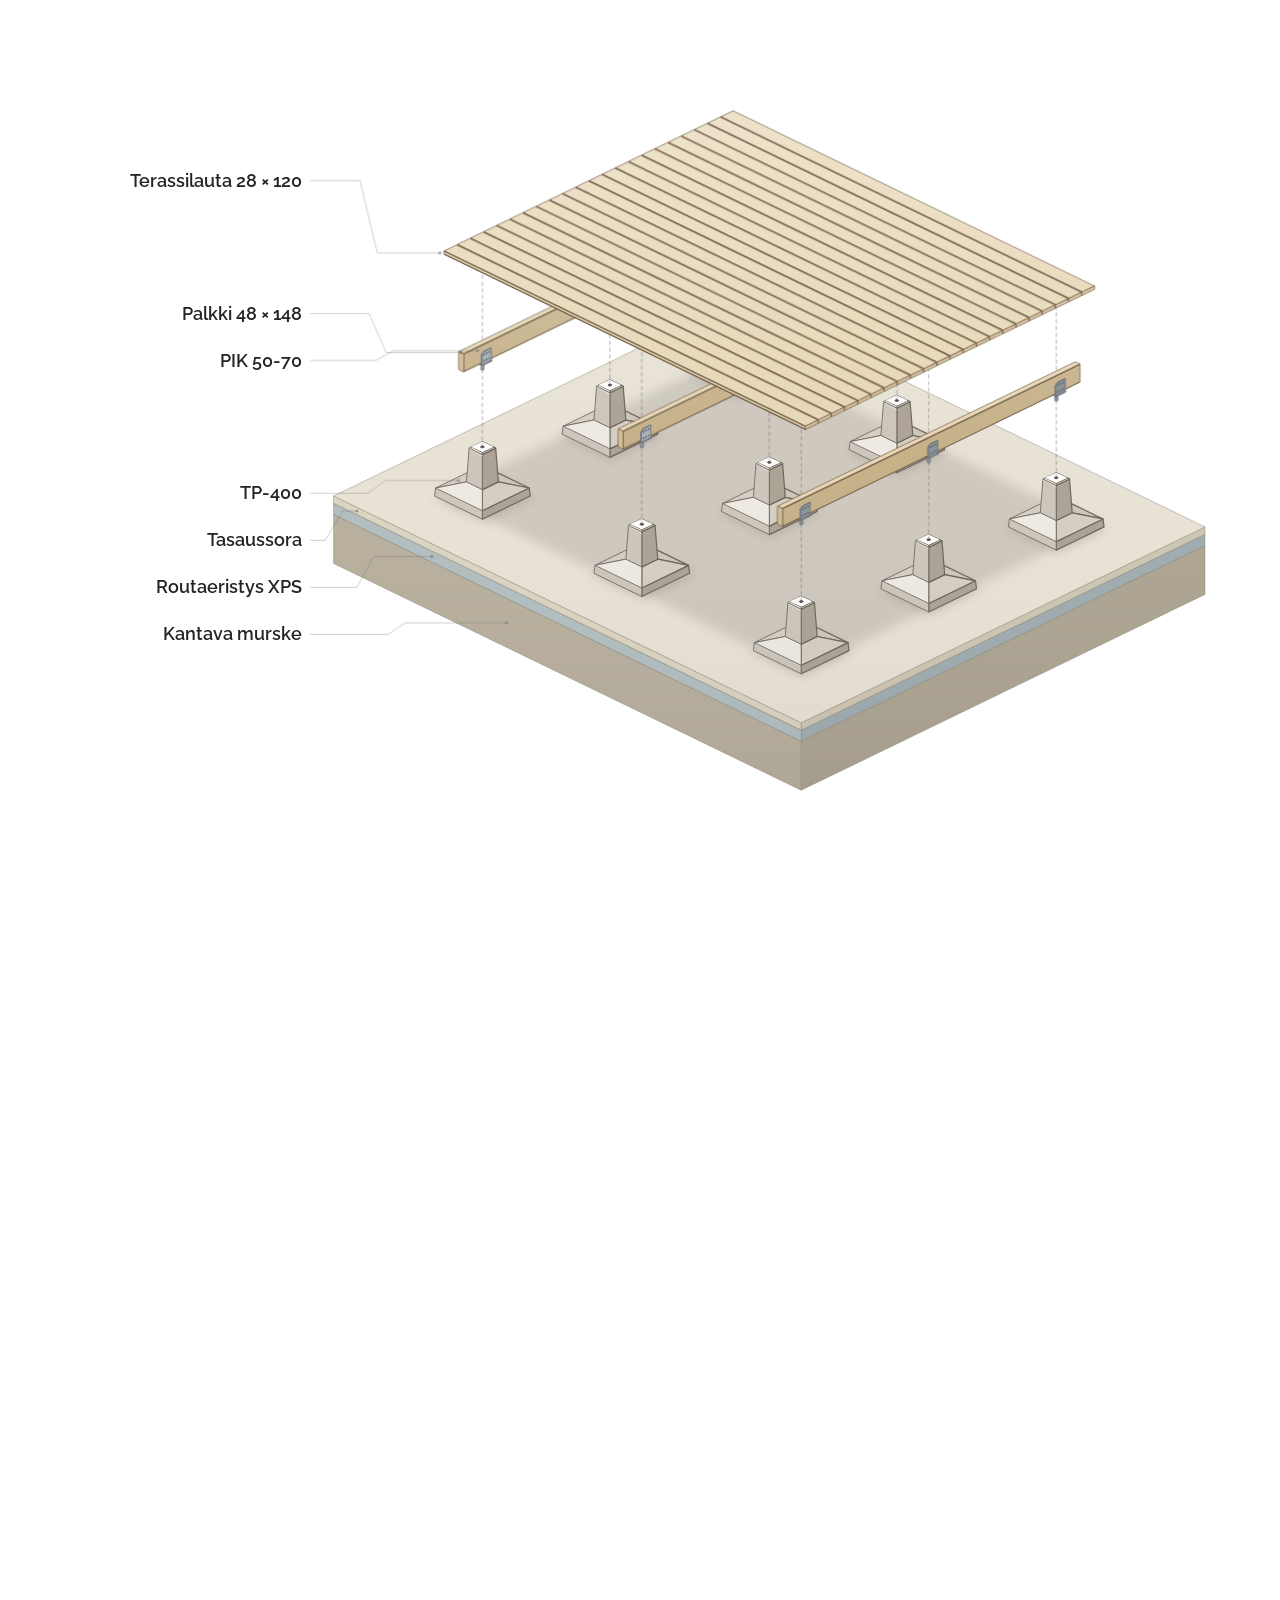
<file: demot/bce-terassi.html>
<!doctype html>
<html lang="fi">
<head><base href="../assets/BCE/proto/wireframes/">
<meta charset="utf-8">
<meta name="viewport" content="width=device-width, initial-scale=1">
<title>BCE Pilarimaailma — etusivu (prototyyppi, spec 1.0)</title>
<link rel="preconnect" href="https://fonts.googleapis.com">
<link rel="preconnect" href="https://fonts.gstatic.com" crossorigin>
<link rel="stylesheet" href="https://fonts.googleapis.com/css2?family=Raleway:wght@400;500;600;700&family=Oswald:wght@500;600&display=swap">
<link rel="stylesheet" href="bce-v4.css">
<script src="bce-spec-shell.js"></script>
<script src="palkkikuva.js"></script>
<script src="tarvikekuva.js"></script>
<script src="terassikuva.js"></script>
<!-- Perhekorttien tuotekuvat piirretään DOMiin, ei <img>-elementtiin: silloin
     ne seuraavat sivun --bet-*-tokeneita eikä kuvia tarvitse pitää synkassa.
     mittakaavio.js on ensin, koska tuotekuva.js lukee mitat sen PERHEET-
     taulukosta. Sama lataus ja sama lohko kuin Pilarit-hubissa — kortit ovat
     tarkoituksella merkki merkiltä samat. -->
<script src="mittakaavio.js"></script>
<script src="tuotekuva.js"></script>
<style>header.site,footer,section:not(:has(.cfg)){display:none!important}section:has(.cfg){margin:0!important;min-height:100vh;display:flex;align-items:center}.navtop,.urow,.spec-head,header.site{display:none!important}.cfg>div:first-child{display:none!important}.cfg{grid-template-columns:1fr!important}</style><style>body,section{background:transparent!important}</style><style>html,body{margin:0!important;padding:0!important}body>*:not(main):not(section):not(script){display:none!important}main{padding:0!important;margin:0!important}section:has(.cfg){padding:0!important;min-height:100vh;justify-content:center}.cfg,.cfg .shot,section:has(.cfg)>*{background:transparent!important;margin:0 auto!important;padding:0!important;box-shadow:none!important;border:0!important}.cfg .shot svg{display:block;max-height:88vh!important;width:auto!important;max-width:92vw!important;margin:0 auto}</style></head>
<body>
<a class="skip" href="#main">Siirry sisältöön</a>
<div class="urow"><div class="w"></div></div>
<header class="site"><div class="w"></div></header>
<nav class="crumb"><div class="w"></div></nav>
<main id="main"></main>
<footer><div class="w"></div></footer>
<script>
/* Copy on spec 1.0:sta sellaisenaan. Ei lisättyä tekstiä. */
const C={
  /* HERO: tuntematon orgaaninen kävijä (päätös 7.9.2026). Spec 1.0:n rivi 17 olettaa
     mainoskävijän; se on ohitettu erikseen annetulla päätöksellä. */
  hero:{h1:"Valmiit perustuspilarit",
    lede:"Pilarit tulevat tehtaalta valmiiksi valettuina, joten omaa valua ei tarvita. Ne lasketaan sorapatjan päälle, ja terassin tai autokatoksen perustus on valmis saman päivän aikana. Toimii myös rinteessä.",
    cta1:["Suunnittele perustus","/konfiguraattori/","cta_konfiguraattori"],
    cta2:["Katso käyttökohteet","#valitse","cta_kayttokohteet"],
    /* Jälleenmyyjät tulevat kuoresta (SPEC.dealers): sama lohko kuin ostolohkossa,
       ja jokainen on aito linkki ketjun verkkokauppaan. */
    trust:{lead:"Myydään rautakaupoissa"},
    /* Kuvan tehtävä: kävijä ei ole nähnyt tuotetta aiemmin, joten kuvasta pitää
       nähdä sekä pilari että valmis rakenne. */
    img:"Hero-kuva: valmis terassi tai autokatos, jonka alta pilarit näkyvät"},

  /* Spec 1.0 lohko 1: käyttökohdevalinta, nyt heron jälkeen */
  choose:{h2:"Kerro mitä rakennat, niin kerromme mitä tarvitset.",
    ing:"Valmis betoniperustus ilman valua. Valitse kohteesi, niin näytämme sopivat pilarit ja tarvikkeet.",
    picks:[["Terassi","/kayttokohde/terassin-pilariperustus/"],
           ["Autokatos","/kayttokohde/autokatoksen-pilariperustukset/"],
           ["Sauna","/kayttokohde/saunan-pilariperustus/"],
           ["Mökki","/kayttokohde/mokkien-pilariperustukset/"],
           ["Piharakennus","/kayttokohde/piharakennuksen-pilariperustus/"],
           ["Jokin muu","/pilariperustus/"]],
    sec:"Etkö tiedä mikä sopii? Katso miten pilari valitaan", secHref:"/ohjeet/mitoitus/"},

  why:{h2:"Perustus ei ole projektin hitain vaihe",
    ing:"Valettu perustus vie kaksi työpäivää ja kuivumisajan päälle. BCE-pilarit nostetaan paikalleen ja rakentaminen jatkuu samana päivänä.",
    claims:[
      ["Valmis samana päivänä","Ei muotteja, ei kuivumisen odottelua, ei toista käyntiä työmaalla.",null],
      ["Sade ei siirrä aikataulua","Valu vaatii poudan ja kuivumisajan, joten sää päättää milloin sen voi tehdä. Pilarit asennetaan sateessa ja talvella, koska työmaalla ei kuivateta mitään.",null],
      ["Ei valukalustoa","Betonimyllyä ja muotteja käytetään kerran kymmenessä vuodessa, ja ne maksavat satoja euroja. Pilari nostetaan paikalleen ilman erikoiskalustoa.",null],
      ["Toimii vaikeallakin tontilla","Kallio, rinne, saari, pehmeä maa. Pilarin leveä jalusta asettuu sorapatjan päälle — sitä ei tarvitse kaivaa maahan.",null]],
    img:"Kuva: valmis kohde käyttöyhteydessä"},

  /* Sama sisältö kuin Pilarit-hubin perhelohkossa: neljä perhettä, sama copy,
     sama linkkiteksti ja sama tapahtumanimi. Jos hubi muuttuu, tämä muuttuu mukana.
     Erot hubiin: etusivulla ei ole omaa konfiguraattoripainiketta tässä lohkossa,
     koska se on heti alla omana lohkonaan. */
  pick:{h2:"Neljä pilariperhettä",
    ing:"Perhe valitaan sen mukaan mitä rakennat ja kuinka iso siitä tulee.",
    series:[
      /* AP:lle ohjataan /uusi-pienempi-pilari/ 301:llä */
      /* Kolmas kenttä oli kuvapaikan teksti ("Kuva: AP-pilari"); 18.9.2026 se on
         perheen tunnus, jolla tuotekuva.js piirtää kortin kuvan. Sama muutos ja
         sama rivimuoto kuin Pilarit-hubissa: kortit ovat tarkoituksella merkki
         merkiltä samat, joten kun toinen muuttuu, toinenkin muuttuu. Näkyvä
         copy ei muuttunut. */
      ["AP-pilari — kevyet piharakenteet","Matalat terassit, huussit ja pienet piharakennukset. Kevyin mallisto: yhden ihmisen työ alusta loppuun.","AP","Katso AP","/bce-pilarit/ap-pilari/"],
      ["TP-pilari — terassit ja pienet rakennukset","Terassit, pienmökit ja pihasaunat. Yleisin valinta tee-se-itse-kohteisiin.","TP","Katso TP","/bce-pilarit/tp-pilari/"],
      ["KP-pilari — kantavat rakennukset","Autokatokset, kesämökit ja isommat piharakennukset. Kun rakennuksen päällä on katto, lunta ja tuulta.","KP","Katso KP","/bce-pilarit/kp-pilari/"],
      ["PP-pilari — pylvään ja tolpan jalusta","Ei rakennuksen perustus. Jalusta yksittäiselle pylväälle tai tolpalle: lipputanko, pihavalaisin, aitatolppa.","PP","Katso PP","/bce-pilarit/pp-pilari/"]],
    },

  /* Konfiguraattorin oma lohko. Toiminnolla on yksi nimi: "Suunnittele perustus",
     sama kuin herossa, navigaatiossa ja alapalkissa (päätös 23.9.2026; aiempi
     "Laske pilarien määrä" toimi painikkeena muttei valikkokohtana). Kuvassa
     näkyy lopputulos, ei työkalu. */
  cfg:{h2:"Näet heti montako pilaria ja mitkä tarvikkeet",
    ing:"Kerro mitä rakennat ja kohteen mitat. Saat sijoittelukaavion, pilarimäärän ja tarvikelistan kappalemäärineen.",
    alt:"Konfiguraattorin tulosnäkymä puhelimessa: sijoittelukaavio ja tarvikelista kappalemäärineen, vieressä terassin perustus pilareineen.",
    cta:"Suunnittele perustus",
    sub:"Vastaat muutamaan kysymykseen kohteestasi."},

  /* Kommentti 5: pilarit + tarvikkeet prosessina, ei kahtena rinnakkaisena osana.
     Sisältö on A-601-aineistosta: konetiivistetty sora, routaeristys ja salaojitus
     erillisen suunnitelman mukaan, tarvikkeen kiinnitys vakiona kierteeseen. */
  flow:{h2:"Näin se toimii",
    ing:"Neljä vaihetta sora-alustasta valmiiseen perustukseen. Yleisin virhe on tilata pelkät pilarit: kiinnitystarvikkeet mitoitetaan yhdessä pilarin kanssa.",
    steps:[
      {h:"Valitse pilarit ja tarvikkeet", href:"/konfiguraattori/", ev:"cta_konfiguraattori",
       p:"Kerro mitä rakennat, niin saat listan pilareista ja niihin sopivista tarvikkeista. Pilarikengät, palkkikengät ja teräslaatat ovat BCE:n omaa valmistusta ja yhteensopivia keskenään.",
       img:"Kuva: pilari ja siihen kuuluvat tarvikkeet vierekkäin"},
      {h:"Tee sora-alusta",
       p:"Pilari asettuu konetiivistetyn soran päälle. Routaeristyksen ja salaojituksen tarve ratkaistaan tonttikohtaisesti.",
       img:"Kuva: konetiivistetty sora-alusta valmiina"},
      {h:"Laske pilarit paikoilleen",
       p:"Leveä jalusta jää soran päälle, eikä pilaria kaiveta maahan. Kevyimmän nostaa yksi ihminen, raskaimmat koneella.",
       img:"Kuva: pilari lasketaan sora-alustalle"},
      {h:"Kiinnitä tarvikkeet ja jatka rakentamista",
       p:"Tarvike ruuvataan pilarin valmiiseen kierteeseen, joten poraamista ei tarvita. Säätövara korkeus- ja sivusuunnassa korjaa pienet heitot, ja runko nousee suoraan pilarien päälle.",
       img:"Kuva: palkkikenkä kiinnitettynä ja runko alkamassa"}],
    cta:"Katso asennusohjeet",
    sub:"Asennusohjeet, mitoitusarvot ja CE-dokumentit löytyvät sivustolta."},

  /* JeKi on oma tuoteperheensä, ei pilarisarja: kysyntä on brändättyä
     ("jeki sokkeli" CTR 57,1 %, pelkkä "sokkeli" 0,1 %). Sisältö on
     bcepilarimaailma.fi/jeki-sokkeli/-sivulta. */
  /* Otsikko on kaksiosainen: tuotenimi ja sen alla kuvaava rivi. */
  jeki:{h2:"JeKi-sokkeli", h2b:"umpinainen alareuna ilman valua",
    ing:"Pilarit jättävät rakennuksen alle avointa tilaa. Sokkeli on umpinainen alareuna, joka sulkee sen. JeKi on valmis elementtisokkeli: se seisoo vapaasti, eikä sitä tarvitse tukea erikseen.",
    pts:["Ei tuulta, lunta eikä eläimiä rakennuksen alle. Alareuna on kiinni koko matkalta.",
         "Viimeisteltyä jälkeä. Rakennus näyttää perustetulta, ei pilarien päällä seisovalta.",
         "Asennusvalmis tehtaalta. Liitostarvikkeet tulevat toimituksen mukana.",
         "Ei saumavalua eikä hitsausta työmaalla. Liitos on mekaaninen ja valmis samana päivänä.",
         "Purettavissa ja siirrettävissä. Rakennus voi muuttaa mukana."],
    /* Valintaohje: lohko on haarautuma pilarien rinnalla, ei niiden alalaji.
       Käyttökohteet ovat osa ohjetta, joten erillistä .use-riviä ei enää ole. */
    cmpQ:"Pilarit vai JeKi?",
    cmp:"Valitse pilarit, kun rakennuksen alle saa jäädä avointa tilaa. Valitse JeKi, kun haluat umpinaisen reunan: omakoti- ja paritalot, huvilat ja mökit, autokatokset.",
    img:"Kuva: JeKi-sokkeli asennettuna, nurkkaliitos näkyvissä",
    cta:"Katso JeKi-sokkeli"},

  cases:{h2:"Näin muut ovat rakentaneet",
    items:[
      ["36 omakotitalon terassit, Tampere","BCE toimitti perustuspilarit Älvsbytalon 36 omakotitalon projektikohteeseen. Rakennuttajan mukaan ratkaisu oli aikatauluvarma sekä merkittävästi perinteisiä vaihtoehtoja helpompi ja kustannustehokkaampi.","Kuva: valmis kohde ja ihmiset","/referenssit/36-omakotitalon-kokonaisuus/"],
      ["Ympärivuotinen hirsimökki saaristoon","Saga ja Roger Sundqvist rakensivat hirsimökin omalle tontilleen Eugmon saaristoon. Pitkä kokemus alalta teki perustusvalinnasta helpon.","Kuva: valmis kohde ja ihmiset","/referenssit/alan-pitkalla-kokemuksella-oli-helppo-tehda-perustusvalinta-saaristomokkiin/"]],
    link:"Lue koko tarina", all:"Katso kaikki referenssikohteet"},

  /* Kommentti 6: aiemmin kaksi lohkoa peräkkäin listasi samat jälleenmyyjät.
     Yhdistetty yhdeksi. Sertifikaatit ovat footerissa, joten ne eivät toistu tässä. */
  buy:{h2:"Osta jälleenmyyjältä",
    ing:"BCE-pilarit ja tarvikkeet myydään rautakaupoissa kaikkialla Suomessa. Hinnat ovat samaa tasoa jälleenmyyjien välillä.",
    /* Avoimet kohdat, jotka eivät kuulu sivulle tekstinä: logotiedostot puuttuvat,
       lopullista jälleenmyyjälistaa ei ole päätetty, ja nykysivustolla lista on
       kolmella sivulla kahdessa eri versiossa. Katkoviivakehys merkitsee aukon. */
    },

  /* Kommentti 6: isompi kohde nostettu omaksi toiminnokseen. */
  big:{h2:"Isompi kohde tai kysyttävää?",
    p:"Suuremmat tilaukset ja projektikohteet hoituvat suoraan meidän kauttamme. Vastaamme tarjouspyyntöön tunnin sisällä.",
    cta:"Pyydä tarjous", sub:"[TÄYTETTÄVÄ]"},   /* puhelin ja sähköposti */

  guide:{h2:"Rakentajan opas",
    p:"Perustuksen suunnittelu, mitoitus ja asennus vaihe vaiheelta. Lähetämme oppaan sähköpostiisi.",
    field:"Sähköpostiosoite", cta:"Lähetä opas", sub:"Emme lähetä muuta ilman lupaasi.",
    img:"Kuva: oppaan kansi tai aukeama"},

  pro:{h2:"Rakennatko ammatiksesi tai myytkö BCE-tuotteita?",
    p:"Kantavuustaulukot, mitoitustiedot, CE-dokumentit, tuotekoodit ja myyntimateriaali.",
    link:"Ammattilaisten osio"},

  faq:{h2:"Usein kysyttyä",
    /* Kaksi ensimmäistä vastausta vaativat konfiguraattorityöpajan,
       kolmas on liiketoimintapäätös. */
    items:[["Mitä pilarimallia käytän minun rakennukseeni?","[TÄYTETTÄVÄ]"],
           ["Mitkä tarvikkeet tarvitsen?","[TÄYTETTÄVÄ]"],
           ["Voinko tilata suoraan teiltä vai rautakaupasta?","[TÄYTETTÄVÄ]"]],
    link:"Kaikki kysymykset"}
};

(function(){
  "use strict";
  const E=s=>String(s==null?"":s).replace(/&/g,"&amp;").replace(/</g,"&lt;").replace(/>/g,"&gt;").replace(/"/g,"&quot;");
  const T=s=>E(s).replace(/\[([^\]]+)\]/g,m=>'<span class="tbd">'+m+"</span>");
  SPECSHELL(E);

  /* Perhekorttien tuotekuvat: neljä perhettä, kustakin suurin koko.

     Neljä kuvaa on samassa mittakaavassa, ja se on lohkon koko peruste: perhe
     valitaan sen mukaan kuinka iso rakennus on, joten AP-400 ei saa näyttää
     KP-1000:n kokoiselta. tuotekuva.rivi antaa saman kertoimen ja saman
     kankaan; ilman jälkimmäistä jokainen kortti skaalautuisi omalla
     kertoimellaan heti kun laatikko on kuvaa kapeampi, eli juuri kapeilla
     ruuduilla, joissa on 80,9 % kävijöistä.

     Rivi riviltä sama kuin Pilarit-hubissa (bce_pilarit_spec.html) — lohko on
     tarkoituksella sama, joten myös sen kuvat piirretään samoin. */
  const KUVA={};
  window.tuotekuva.rivi(window.tuotekuva.perheet,
    {korkeus:200, koriste:true, merkinta:false, id:"kortti"})
    .forEach(function(o){ KUVA[o.perhe]=o.svg; });
  const sect=(inner,id)=>'<div class="w"'+(id?' id="'+id+'"':"")+"><section>"+inner+"</section></div>";
  const head=(h,p)=>'<div class="head"><h2>'+E(h)+"</h2>"+(p?"<p>"+T(p)+"</p>":"")+"</div>";
  const arrow=(t)=>E(t)+" →";
  /* Ikonit ovat rakennetta, eivät tekstisisältöä: ei sanoja, ei käännettävää.
     Järjestys seuraa C.why.claims-taulukkoa: aika, sade, ei kalustoa, vaikea tontti. */
  const ICON=[
    '<svg viewBox="0 0 24 24"><circle cx="12" cy="12" r="9"/><path d="M12 7v5l3.5 2"/></svg>',
    '<svg viewBox="0 0 24 24"><path d="M7 14a4 4 0 0 1 .4-7.9 5 5 0 0 1 9.5 1.2A3.4 3.4 0 0 1 17 14z"/><path d="M8 18l-1 3"/><path d="M12 18l-1 3"/><path d="M16 18l-1 3"/></svg>',
    '<svg viewBox="0 0 24 24"><circle cx="12" cy="12" r="9"/><path d="M6 18 18 6"/></svg>',
    '<svg viewBox="0 0 24 24"><path d="M2 20h20"/><path d="M2 20l6-8 4 5 3-4 5 7"/></svg>'];

  document.getElementById("main").innerHTML=
  /* 1 · Hero */
  /* 1 · Hero */
  '<div class="w" id="loyda"><section class="hero">'+
    "<div><h1>"+E(C.hero.h1)+'</h1><p class="lede">'+E(C.hero.lede)+"</p>"+
      '<div class="cta"><a class="btn btn-1" href="'+E(SPECLINK(C.hero.cta1[1]))+'" data-event="'+E(C.hero.cta1[2])+'" data-sijainti="hero">'+
        E(C.hero.cta1[0])+"</a>"+
        '<a class="more" href="'+E(C.hero.cta2[1])+'" data-event="'+E(C.hero.cta2[2])+'">'+arrow(C.hero.cta2[0])+"</a></div>"+
      "</div>"+
    '<div class="hero-img">'+E(C.hero.img)+"</div>"+
    /* Jälleenmyyjät omalle riville heron alle: puolikkaassa palstassa neljä korttia
       puristui kahdelle riville ja "Osta verkkokaupasta" taittui. */
    '<div class="trust">'+E(C.hero.trust.lead)+SPECDEALERS(E,{cls:"dealers-4",sijainti:"hero"})+"</div>"+
    "</section></div>"+

  /* 1b · Käyttökohdevalinta (spec lohko 1) */
  sect(head(C.choose.h2,C.choose.ing)+
    '<div class="pick">'+C.choose.picks.map(p=>'<a href="'+E(SPECLINK(p[1]))+'" data-event="valinta_kayttokohde" data-kohde="'+E(p[0])+'">'+
      '<span class="im">Kuva: '+E(p[0])+'</span><span class="nm">'+E(p[0])+"</span></a>").join("")+"</div>"+
    '<p class="next"><a class="more" href="'+E(SPECLINK(C.choose.secHref))+'" data-event="cta_miten_valitaan">'+arrow(C.choose.sec)+"</a></p>","valitse")+

  /* 2 · Miksi valmispilari eikä valu */
  sect(head(C.why.h2,C.why.ing)+'<div class="claims">'+
    C.why.claims.map((c,i)=>'<div class="claim"><div class="ic" aria-hidden="true">'+ICON[i]+"</div><h3>"+E(c[0])+"</h3><p>"+E(c[1])+"</p>"+
      (c[2]?'<a class="more lk" href="'+E(SPECLINK(c[3]))+'" data-event="klikkaus_referenssi">'+arrow(c[2])+"</a>":"")+"</div>").join("")+
    '</div><div class="hero-img img-band">'+E(C.why.img)+"</div>")+

  /* 3 · Miten valitset oikean pilarin */
  sect(head(C.pick.h2,C.pick.ing)+'<div class="series series-4">'+
    C.pick.series.map(s=>'<div class="serie"><div class="im piirros">'+KUVA[s[2]]+
      "</div><h3>"+E(s[0])+"</h3><p>"+E(s[1])+"</p>"+
      '<a class="more lk" href="'+E(SPECLINK(s[4]))+'" data-event="cta_pilariperhe" data-perhe="'+E(s[0])+'">'+arrow(s[3])+"</a></div>").join("")+
    "</div>")+

  /* 3b · Konfiguraattori — sivun ensisijainen toiminto omana lohkonaan */
  /* Sama rakenne kuin hubilla, TP:llä ja tarvikesivulla (design system 17.9.2026):
     teksti ja toiminto yhdessä palstassa, kuva toisessa. Aiemmin otsake, kuva ja
     painike olivat kolme erillistä ruudukon lasta, jolloin painike putosi omalle
     riville kuvan alle ja väliin jäi 200 px tyhjää. */
  sect('<div class="cfg"><div>'+head(C.cfg.h2,C.cfg.ing)+
    '<p class="act"><a class="btn btn-1" href="'+E(SPECLINK("/konfiguraattori/"))+'" data-event="cta_konfiguraattori" data-sijainti="lopetus">'+E(C.cfg.cta)+"</a>"+
    '<span class="sub">'+E(C.cfg.sub)+"</span></p></div>"+
    '<div class="shot">'+terassikuva.cfg(C.cfg.alt)+'</div>'+
    "</div>","laskuri")+

  /* 4 · Näin se toimii */
  sect(head(C.flow.h2,C.flow.ing)+'<div class="flow">'+
    C.flow.steps.map((s,i)=>'<div class="st"><div class="im">'+E(s.img)+"</div>"+
      '<div class="tx"><span class="n" aria-hidden="true">'+(i+1)+"</span><b>"+
      (s.href?'<a href="'+E(SPECLINK(s.href))+'" data-event="'+E(s.ev)+'">'+arrow(s.h)+"</a>":E(s.h))+
      "</b><p>"+E(s.p)+"</p></div></div>").join("")+"</div>"+
    '<p class="next"><a class="more" href="'+E(SPECLINK("/ohjeet/asennus/"))+'" data-event="cta_asennusohjeet">'+arrow(C.flow.cta)+"</a>"+
    '<span class="fsub">'+E(C.flow.sub)+"</span></p>")+

  /* 4b · JeKi-sokkeli — toinen tuoteperhe, oma reitti */
  sect('<div class="side"><div>'+
    '<div class="head"><h2>'+E(C.jeki.h2)+' <span class="h2b">'+E(C.jeki.h2b)+"</span></h2>"+
      "<p>"+E(C.jeki.ing)+"</p></div>"+
    '<ul class="uses">'+C.jeki.pts.map(p=>"<li>"+E(p)+"</li>").join("")+"</ul>"+
    '<p class="cmp"><b>'+E(C.jeki.cmpQ)+"</b> "+E(C.jeki.cmp)+"</p>"+
    '<p class="next"><a class="more" href="'+E(SPECLINK("/jeki-sokkeli/"))+'" data-event="klikkaus_jeki">'+arrow(C.jeki.cta)+"</a></p></div>"+
    '<div class="im">'+E(C.jeki.img)+"</div></div>")+

  /* 5 · Näin muut tekijät */
  sect(head(C.cases.h2)+'<div class="cases">'+
    C.cases.items.map(c=>'<div class="case"><div class="im">'+E(c[2])+"</div><h3>"+E(c[0])+"</h3><p>"+E(c[1])+"</p>"+
      '<a class="more" href="'+E(SPECLINK(c[3]))+'" data-event="klikkaus_referenssi">'+arrow(C.cases.link)+"</a></div>").join("")+
    '</div><p class="next"><a class="more" href="'+E(SPECLINK("/referenssit/"))+'" data-event="cta_referenssit">'+arrow(C.cases.all)+"</a></p>")+

  /* 6 · Mistä saat pilarit — yksi jälleenmyyjälista, ei kahta */
  sect(head(C.buy.h2,C.buy.ing)+
    SPECDEALERS(E,{cls:"dealers-4",sijainti:"lopetus"}))+

  /* 7 · Isompi kohde — oma toiminto */
  sect('<div class="band"><div><h2>'+E(C.big.h2)+"</h2><p>"+E(C.big.p)+"</p></div>"+
    '<div><a class="btn btn-1" href="'+E(SPECLINK("/yhteystiedot/tarjouspyynto/"))+'" data-event="cta_yhteydenotto">'+E(C.big.cta)+"</a>"+
    '<p class="sub">'+T(C.big.sub)+"</p></div></div>","yhteys")+

  /* 8 · Rakentajan opas */
  sect('<div class="guide"><div>'+head(C.guide.h2,C.guide.p)+
      '<form onsubmit="return false"><input class="field" type="email" aria-label="'+E(C.guide.field)+'" placeholder="'+E(C.guide.field)+'">'+
      '<button class="btn btn-1" type="submit" data-event="lataus_dokumentti">'+E(C.guide.cta)+"</button></form>"+
      '<p class="fsub">'+E(C.guide.sub)+"</p></div>"+
    '<div class="ph">'+E(C.guide.img)+"</div></div>")+

  /* 9 · Ammattilaisille ja jälleenmyyjille */
  '<div class="w"><section class="tight"><div class="pro-strip"><div><h2>'+
    E(C.pro.h2)+'</h2><p>'+E(C.pro.p)+'</p></div>'+
    '<div><a class="more" href="'+E(SPECLINK("/ohjeet/suunnittelijalle/"))+'" data-event="cta_ammattilaiselle">'+arrow(C.pro.link)+"</a></div></div></section></div>"+

  /* 10 · Usein kysytyt kysymykset */
  sect(head(C.faq.h2)+C.faq.items.map((f,i)=>"<details><summary>"+E(f[0])+
      '<span class="c" aria-hidden="true">▾</span></summary><div class="b">'+T(f[1])+"</div></details>").join("")+
    '<p class="next"><a class="more" href="'+E(SPECLINK("/ohjeet/usein-kysytyt/"))+'" data-event="cta_faq_kaikki">'+arrow(C.faq.link)+"</a></p>");
})();
</script>
</body>
</html><script>addEventListener("message",function(e){if(!e.data||e.data.svgp==null)return;var p=Math.min(.999,Math.max(0,e.data.svgp));document.getAnimations().forEach(function(a){try{if(a.timeline&&a.timeline!==document.timeline){a.timeline=document.timeline;}var t=a.effect.getTiming();if(t.duration==="auto"||!t.duration)a.effect.updateTiming({duration:1000});a.pause();var c=a.effect.getComputedTiming();var d=isFinite(c.activeDuration)?c.activeDuration:c.duration;a.currentTime=(t.delay||0)+p*d}catch(_){}})});</script>
</file>
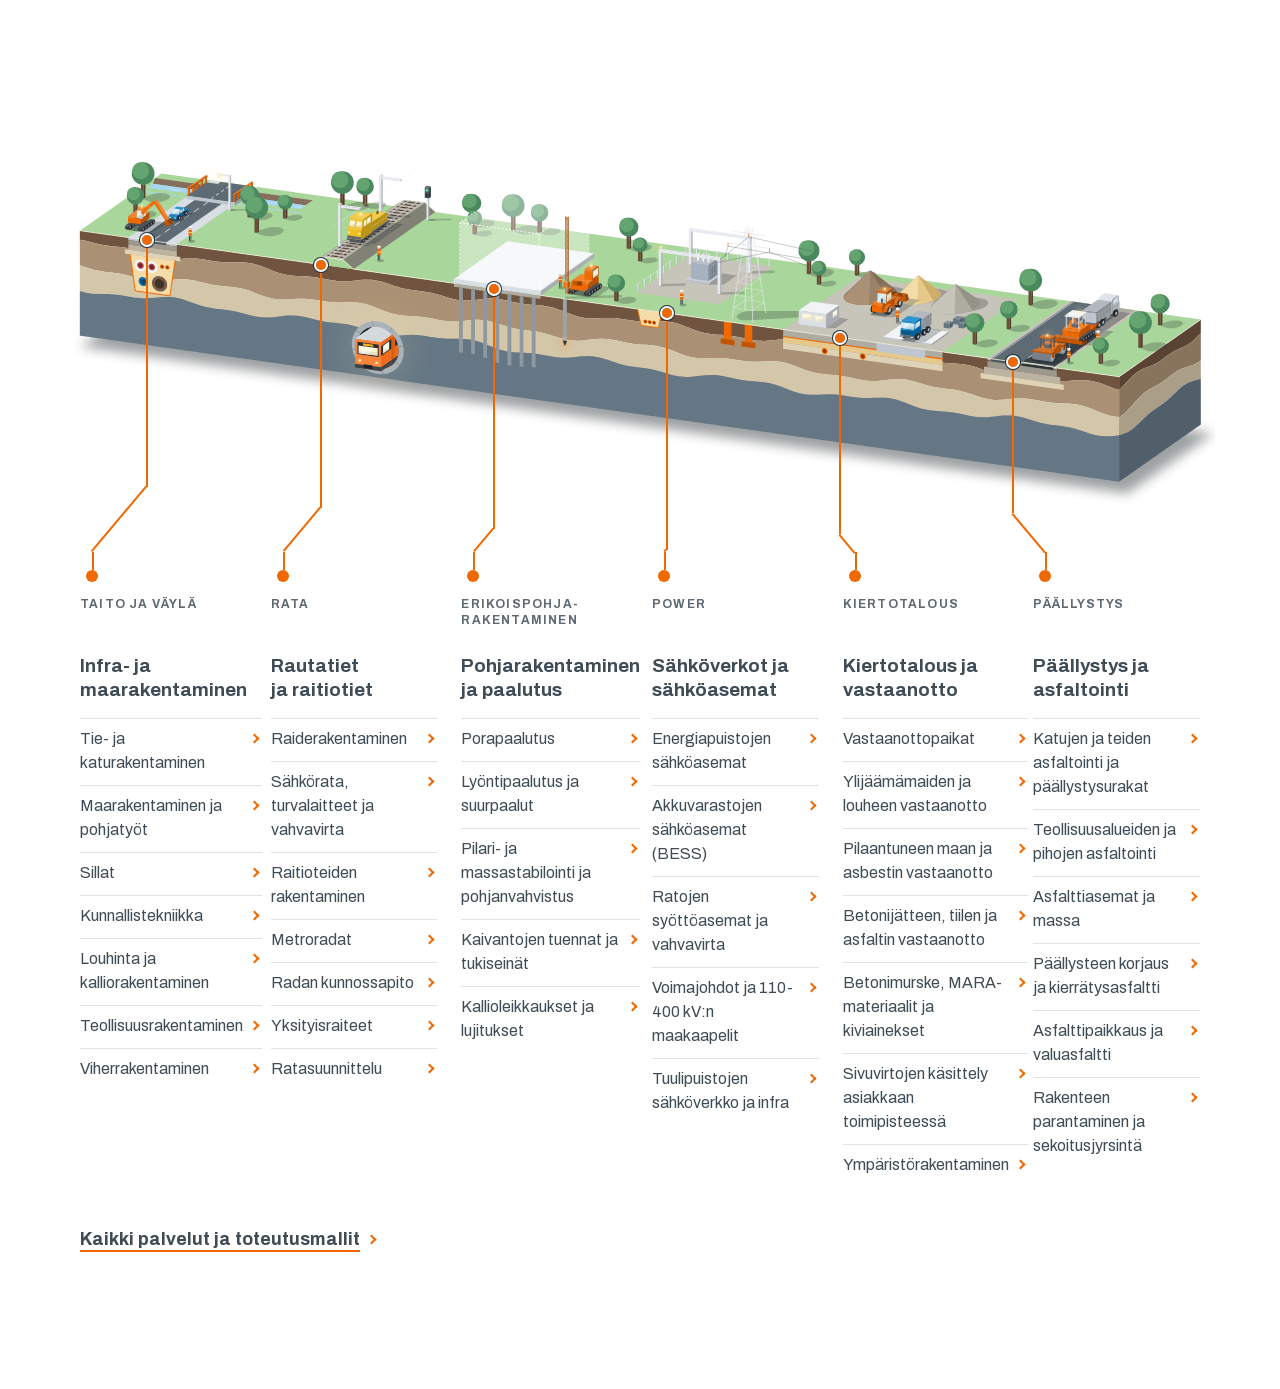
<file: demot/grk-palvelukartta.html>
<!doctype html>
<html lang="fi">
<head><base href="../assets/GRK/lofi-proto/">
<meta charset="utf-8">
<meta name="viewport" content="width=device-width, initial-scale=1">
<meta name="robots" content="noindex, nofollow">
<title>Etusivu · GRK lo-fi -prototyyppi</title>
<script type="application/ld+json">{"@type": "Organization", "@id": "https://www.grk.fi/#organization", "name": "GRK", "legalName": "GRK Infra Oyj", "url": "https://www.grk.fi/", "areaServed": ["FI", "SE", "EE"], "subOrganization": [{"@type": "Organization", "name": "GRK Suomi Oy"}, {"@type": "Organization", "name": "GRK Sverige AB"}, {"@type": "Organization", "name": "GRK Eesti AS"}, {"@type": "Organization", "name": "KSBR"}], "@context": "https://schema.org"}</script>
<link rel="stylesheet" href="css/tokens.css">
<link rel="stylesheet" href="css/bundle.css">
<link rel="stylesheet" href="css/nav.css">
<style>
@font-face{font-family:"Lofi Head";src:url(assets/archivo.woff2) format("woff2");font-weight:700 700;font-stretch:104% 104%;font-display:swap}
@font-face{font-family:"Lofi Sans";src:url(assets/archivo.woff2) format("woff2");font-weight:400 700;font-stretch:100% 100%;font-display:swap}
body{margin:0;background:#fff}
a{color:#3f4c55}a:hover{color:#252d32}
.b-svcmap__pin--sub span{opacity:0;transform:translateY(4px);transition:opacity .15s,transform .15s}
.b-svcmap__pin--sub:hover span,.b-svcmap__pin--sub:focus-visible span{opacity:1;transform:none}
#miksi-grk .b-why__num{white-space:nowrap}
#miksi-grk .b-why__grid{grid-template-columns:repeat(4,minmax(0,1fr));column-gap:40px}
.hf #miksi-grk .b-why__num{font-size:64px;line-height:1}
#miksi-grk.b-why{position:relative;overflow:hidden}
#miksi-grk>.vx-bg{position:absolute;inset:0;width:100%;height:100%;pointer-events:none}
#miksi-grk>.b-inner{position:relative;z-index:1}
#miksi-grk.b-why{background:#252d32}
#miksi-grk .b-head .b-body{color:#e9ebec!important}
#miksi-grk .b-why__label{border-bottom-color:rgba(255,255,255,.22)}
#miksi-grk .b-why__text{color:#d3d8db}
#miksi-grk .b-why__title::before{content:"";display:block;width:32px;height:4px;margin-bottom:16px;background:var(--accent)}
#miksi-grk .b-why__certs{border-top-color:rgba(255,255,255,.22)}
#miksi-grk .b-why__certs-label{color:var(--accent)}
#miksi-grk .b-why__cert{display:inline-flex;align-items:center;gap:8px}
#miksi-grk .b-why__cert::before{content:"";width:8px;height:8px;background:var(--accent)}
.b-svcmap__index .b-tag{display:inline-flex;align-items:center;gap:6px;padding:0;border:0;border-radius:0;background:none;color:var(--ink-2-strong);font:700 12px/16px var(--font-sans);letter-spacing:.1em;text-transform:uppercase}
.b-svcmap__index .b-tag::before{content:"";width:6px;height:6px;background:var(--accent)}
.b-svcmap--leads .b-svcmap__index--row h3{display:block}
.b-svcmap--leads .b-svcmap__index--row h3 .b-svcmap__no{display:block;margin:6px 0 16px 6px}
.b-svcmap--leads .b-svcmap__index--row h3 > a{display:block}
.b-svcmap--leads .b-svcmap__index h3 .b-tag{margin-top:8px}
.b-svcmap__index li a{display:flex;align-items:baseline;justify-content:space-between;gap:8px;width:100%}
.b-svcmap__index li a::after{content:"";flex:none;width:7px;height:7px;border:solid var(--accent);border-width:2px 2px 0 0;transform:translateY(-2px) rotate(45deg);margin-right:4px;transition:transform .2s}
.b-svcmap__index li a:hover::after{transform:translate(3px,-2px) rotate(45deg)}
.b-svcmap__index li{border-top:1px solid var(--line)}
.b-svcmap__index li a{padding:8px 0}
.t3{display:grid;grid-template-columns:repeat(3,minmax(0,1fr));gap:12px;height:560px}
.t3__p{position:relative;min-width:0;overflow:hidden;color:#fff;text-decoration:none}
.t3__p img{position:absolute;inset:0;width:100%;height:100%;object-fit:cover;transition:transform .6s}
.t3__p:hover img,.t3__p:focus-visible img{transform:scale(1.04)}
.t3__p:focus-visible{outline:3px solid var(--accent);outline-offset:3px}
.t3__p::after{content:"";position:absolute;inset:auto 0 0;height:42%;background:linear-gradient(0deg,rgba(22,28,32,.88) 0,rgba(22,28,32,.6) 40%,rgba(22,28,32,0))}
.hf .t3__p img{filter:none}
.t3__c{position:absolute;z-index:1;left:28px;right:28px;bottom:28px;display:grid;gap:10px}
.t3__c h3{margin:0;font:900 28px/33px var(--font-head)}
.t3__c h3::after{content:"";display:inline-block;width:10px;height:10px;margin-left:12px;border:solid var(--accent);border-width:3px 3px 0 0;transform:translateY(-4px) rotate(45deg)}
.t3__c p{margin:0;font-size:16px;line-height:24px;color:#d3d8db;max-width:40ch}
.t3__c>p{white-space:nowrap;overflow:hidden;text-overflow:ellipsis;max-width:none}
@media (max-width:900px){.t3{grid-template-columns:1fr;height:auto}.t3__p{height:420px}}
/* Karttaosio 28.10.: variantti C3 etusivulle */
.km-c{display:grid;grid-template-columns:minmax(0,5fr) minmax(0,7fr);gap:80px;align-items:start}
.km-c .b-head{margin-bottom:32px}
.km-c .b-search{max-width:none;margin-bottom:32px}
.km-layers{margin:0;padding:0;list-style:none}
.km-layers li+li{margin-top:8px}
.km-layers button{display:grid;grid-template-columns:20px minmax(0,1fr) auto;align-items:center;gap:16px;width:100%;padding:16px 20px;border:1px solid var(--line-strong);background:#fff;font:inherit;text-align:left;color:var(--ink);cursor:pointer}
.km-layers button[aria-pressed="true"]{border-color:var(--ink);box-shadow:inset 0 0 0 1px var(--ink)}
.km-layers i{width:12px;height:12px;border-radius:50%;background:var(--line-strong)}
.km-layers [aria-pressed="true"] i{background:var(--accent)}
.km-layers b{display:block;font-size:16px;line-height:24px}
.km-layers small{display:block;font-size:14px;line-height:20px;color:var(--ink-2-strong)}
.km-layers em{font:900 28px/33px var(--font-head);font-style:normal}
.km-frame{display:flex;justify-content:center;padding:40px 0}
.km-map{position:relative;width:560px;aspect-ratio:476/702}
.km-map svg{display:block;width:100%;height:100%}
.km-map path{stroke-width:1.2;stroke-linejoin:round}
.km-pin{position:absolute;width:10px;height:10px;margin:-5px 0 0 -5px;border-radius:50%}
.km-pin--hq{width:16px;height:16px;margin:-8px 0 0 -8px}
.km-lab{position:absolute;transform:translate(14px,-50%);padding:2px 6px;font:700 12px/16px var(--font-sans);white-space:nowrap}
.km-key{display:flex;gap:24px;margin-top:16px;font-size:14px;line-height:20px}
.km-key span{display:inline-flex;align-items:center;gap:8px}
.km-key i{width:10px;height:10px;border-radius:50%}.km-key i.hq{width:14px;height:14px}
.km-span{position:absolute;inset:0;width:100%;height:100%;overflow:visible}
.km-span line{stroke:var(--km-span);stroke-width:2;stroke-dasharray:6 6;vector-effect:non-scaling-stroke}
.km-span__lab{position:absolute;transform:translate(-50%,-50%);padding:4px 10px;background:var(--km-span);color:var(--km-span-tx);font:700 14px/20px var(--font-sans);white-space:nowrap}
.km-frame{background:#fff;--km-span:var(--surface-dark);--km-span-tx:#fff}
.km-map path{fill:var(--surface);stroke:#fff;stroke-width:2}
.km-pin{background:var(--accent);box-shadow:0 0 0 2px #fff}.km-pin--hq{background:var(--surface-dark);box-shadow:0 0 0 2px #fff}
.km-lab{background:var(--surface-dark);color:#fff}
.km-key{color:var(--ink-2-strong)}.km-key i{background:var(--accent)}.km-key i.hq{background:var(--surface-dark)}
/* 28.10.: Miksi GRK vaalean harmaalle, ettei kahta valkoista osiota (kartta) tule peräkkäin */
.hf.lofi #miksi-grk.b-why{background:var(--surface)}
/* Palvelukartta 28.10. (Olli: "vertikaaliset viivat samalla etäisyydellä", ei merkkejä keskelle nurmea): kuva skaalataan niin,
   että vyöhykkeiden väli (15,05 % kuvasta) on sama kuin hakemiston sarakkeiden väli, ja siirretään niin, että sarakkeen piste osuu
   vyöhykkeen samaan kohtaan. Merkit ovat laatan etureunalla vyöhykkeensä kohteen edessä; viiva laskeutuu suoraan sarakkeen pisteeseen. */
@media (min-width:901px){
/* 28.10. ilta: 8 asteen kuva (Olli: matalampi), laatta sisältöalueen marginaaleihin, vyöhykeväli = hakemiston sarakeväli */
.b-svcmap--tasa .b-svcmap__fig{width:calc(100cqw * 1.025796);max-width:none;margin-left:calc(100cqw * -0.012590)}
.b-svcmap--tasa{grid-template-columns:minmax(0,1fr)}
.b-svcmap--tasa .b-svcmap__index--row{width:100cqw;max-width:none;margin-left:0;grid-template-columns:repeat(6,minmax(0,1fr));column-gap:24px} /* 3.11. (Olli): kuusi tasaleveää saraketta koko leveydelle */
/* 28.10. ilta (Olli): hakemisto tasattu vasempaan reunaan; viivat merkistä sarakkeen palloon GRK:n vinossa kulmassa
   (pysty, vino 50° vaakatasosta, kuten kirjaston b-svcmap__lead, multisite/hifi.css r. 383, pysty). Sarakeväli = vyöhykeväli,
   joten kaikki vinot ovat yhtä pitkiä ja samansuuntaisia. */
.b-svcmap--tasa .b-svcmap__lead{--fh:calc(100cqw * 0.337587);--px2:calc(100cqw * 0.060128 + var(--c) * 100cqw * 0.154648);--dx:calc(100cqw * 0.060128 - var(--c) * (100cqw * 0.012019 + 4px) - var(--dot,13px));--adx:max(var(--dx),calc(var(--dx) * -1));--dd:calc(var(--adx) * 1.1918);--ye:calc(var(--fh) + 64px - 18px);--ys:calc(var(--ye) - var(--dd))}
.b-svcmap--tasa .b-svcmap__lead::before{left:calc(var(--px2) - 1px);top:calc(var(--y) / 100 * var(--fh));height:calc(var(--ys) - var(--y) / 100 * var(--fh));border-left-width:2px}
.b-svcmap--tasa .b-svcmap__lead::after{display:block;left:var(--px2);top:var(--ys);width:calc(var(--adx) * 1.5557);border-top-width:2px;transform-origin:0 0;transform:rotate(var(--rot,130deg))} /* 3.11.: tasaleveissä sarakkeissa sarakkeet 5 ja 6 ovat merkin oikealla puolella, --rot:50deg */
.b-svcmap--tasa .b-svcmap__lead i{display:block;left:calc(var(--px2) - var(--dx) - 1px);top:var(--ye);height:18px;border-left-width:2px}
}
/* Taste 22.10.: osio-H2 40 px, hierarkia painolla */
.hf .b-h2{font-size:40px;line-height:48px;letter-spacing:-.01em}
/* Tyyppiasteikko 22.10. (Olli: vain määritellyt koot): H1 80/93 · H2 40/48 · H3 28/33 · H4 22/28 · H5 18/24 · leipä 16/24 ja 18/28 · pieni 14/20 · tagi 12/16 · luku 64 */
.hf .b-h2,.hf .hf-h2{font-size:40px;line-height:48px}
.hf .b-h3,.hf .hf-mx__t h3,.hf .hf-stack__c h3,.hf .hf-feature__tx h3,.hf .b-svccard h3,.hf .t3__c h3,.hf .pa h3{font-size:28px;line-height:33px}
.hf .hf-card h3,.hf .b-step h3,.hf .b-why__title,.hf .hf-work__group,.hf .hf-news h3{font-size:22px;line-height:28px}
.hf .b-why__num,.hf .why-num,.hf .hf-herostats b{font-size:64px;line-height:1}
.hf .hf-strip h2{font-weight:900;font-size:40px;line-height:48px}
.hf .hf-work__group{font-weight:900}
.hf .b-person__name,.hf .me-contact b{font-size:22px;line-height:28px;font-weight:900}
.hf .en-co__name{font-size:28px;line-height:33px}
.hf .b-lead,.hf .lead{font-size:22px;line-height:34px}
.hf .b-head .b-body{font-size:18px;line-height:28px}
.hf .hf-card .meta,.hf .hf-feature .meta,.hf .hf-pins__pin{font-size:14px;line-height:20px}
.hf .en-co__num b,.hf .b-svcmap__pin span{font-size:12px;line-height:16px}
.hf .hf-card p:not(.meta){font-size:16px;line-height:24px}
/* 28.10. neljä toimialaa kuten valikossa */
.t3--4{grid-template-columns:repeat(4,minmax(0,1fr))}
.t3--4 .t3__c{left:24px;right:24px;bottom:24px}
.t3--4 .t3__c>p{white-space:normal;overflow:visible}
@media (max-width:900px){.t3--4{grid-template-columns:1fr}}
/* 28.10. palvelut ja toimialat ovat molemmat valkoisia: ei kaksinkertaista osioväliä */
/* 28.10. neljän kortin otsikot yhdelle riville: H4 22/28 */
.hf .t3--4 .t3__c h3{font-size:22px;line-height:28px}
#hero.hf-hero{min-height:720px}
.t3__c p{min-height:48px} /* 28.10. otsikot samalle riville: kuvaukselle aina kahden rivin tila */
/* 28.10. (Olli): karttatasot haitareina, avattuna kaikki kohteet. Lähteet grk.fi/yhteystiedot, grk.fi/se/kontaktinformation/vara-kontor ja grk.fi/kiertotalous #toimipisteet-kuva (vastaanottopaikat 1-20), 28.10. */
.km-acc{border:1px solid var(--line-strong);background:#fff}
.km-acc--on{border-color:var(--ink);box-shadow:inset 0 0 0 1px var(--ink)}
.km-acc>summary{display:grid;grid-template-columns:20px minmax(0,1fr) auto 24px;align-items:center;gap:16px;padding:16px 20px;cursor:pointer;list-style:none}
.km-acc>summary::-webkit-details-marker{display:none}
.km-acc>summary::after{content:"";justify-self:center;width:8px;height:8px;border:solid var(--ink);border-width:0 2px 2px 0;transform:translateY(-3px) rotate(45deg);transition:transform .2s}
.km-acc[open]>summary::after{transform:translateY(2px) rotate(225deg)}
.km-acc--on i{background:var(--accent)}
.km-acc__b{padding:0 20px 20px 56px}
.km-acc__h{margin:16px 0 4px;font:700 12px/16px var(--font-sans);letter-spacing:.08em;text-transform:uppercase;color:var(--ink-2-strong)}
.km-acc__h:first-child{margin-top:0}
.km-acc__l{margin:0;padding:0;list-style:none}
.km-acc__l li{display:grid;grid-template-columns:minmax(0,9fr) minmax(0,11fr);gap:12px;padding:6px 0;border-top:1px solid var(--line);font-size:14px;line-height:20px}
.km-acc__l b{font-weight:700}
.km-acc__l span{color:var(--ink-2-strong)}
.km-acc__l--n{display:grid;grid-template-columns:repeat(2,minmax(0,1fr));column-gap:24px}.km-acc__l--n li{grid-template-columns:1fr}.km-acc__more{display:inline-block;margin-top:16px}
.km-acc__p{margin:0 0 12px;font-size:14px;line-height:20px;color:var(--ink-2-strong)}
/* 28.10. (Olli): palvelualueen otsikon hover korostaa kartan vyöhykkeen ja käynnistää sen työkoneet. Toimii protossa,
   jossa kartta on upotettu SVG:nä (g.az = vyöhyke 0-5, g.kone = työkone). Kankaalla kartta on kuva. */
.b-svcmap__svg{display:block;width:100%;height:auto}
.b-svcmap__svg .az{transition:opacity .4s cubic-bezier(.22,1,.36,1),filter .4s}
.b-svcmap[data-hot] .b-svcmap__svg .az{opacity:.28;filter:saturate(.2)}
.b-svcmap[data-hot="0"] .az-0,.b-svcmap[data-hot="1"] .az-1,.b-svcmap[data-hot="2"] .az-2,.b-svcmap[data-hot="3"] .az-3,.b-svcmap[data-hot="4"] .az-4,.b-svcmap[data-hot="5"] .az-5{opacity:1!important;filter:none!important}
.b-svcmap__svg .kone{transform-box:fill-box;transform-origin:50% 100%}
.b-svcmap[data-hot="0"] .az-0 .kone-auto{animation:k-syva 2.6s ease-in-out infinite alternate}
.b-svcmap[data-hot="1"] .az-1 .kone-veturi{animation:k-syva-pitka 3.2s ease-in-out infinite alternate}
.b-svcmap[data-hot="2"] .az-2 .kone-pora{animation:k-pora .5s steps(2) infinite}
.b-svcmap[data-hot="4"] .az-4 .kone-kuormaaja{animation:k-kauha 2.4s cubic-bezier(.45,0,.55,1) infinite}
.b-svcmap[data-hot="4"] .az-4 .kone-kuorma{animation:k-syva 3s ease-in-out infinite alternate-reverse}
.b-svcmap[data-hot="5"] .az-5 .kone-levitin,.b-svcmap[data-hot="5"] .az-5 .kone-kuorma2{animation:k-syva 4s linear infinite alternate}
.b-svcmap[data-hot="5"] .az-5 .kone-jyra{animation:k-syva 1.6s ease-in-out infinite alternate}
.b-svcmap[data-hot] .b-svcmap__index--row>section{transition:opacity .3s}
.b-svcmap[data-hot] .b-svcmap__pin b{transition:transform .3s}
@keyframes k-syva{to{transform:translate(-26px,15px)}}
@keyframes k-syva-pitka{to{transform:translate(-56px,32px)}}
@keyframes k-pora{to{transform:translateY(-3px)}}
@keyframes k-kauha{0%,100%{transform:translate(0,0) rotate(0)}40%{transform:translate(22px,3px) rotate(-4deg)}60%{transform:translate(22px,3px) rotate(2deg)}}
.b-svcmap[data-hot="0"] .az-0 .kone-kaivin{animation:k-kaiva 1.8s cubic-bezier(.45,0,.55,1) infinite}
.b-svcmap[data-hot="3"] .az-3 .rakenne-muuntaja{animation:k-rakenna 1.6s cubic-bezier(.22,1,.36,1) both}
.b-svcmap__svg .rakenne{transform-box:fill-box;transform-origin:50% 100%}
@keyframes k-kaiva{0%,100%{transform:rotate(0)}35%{transform:rotate(-5deg)}55%{transform:rotate(3deg)}}
@keyframes k-rakenna{0%{transform:scaleY(0);opacity:.3}100%{transform:scaleY(1);opacity:1}}
@media (prefers-reduced-motion:reduce){.b-svcmap__svg .kone,.b-svcmap__svg .rakenne{animation:none!important}}
/* 29.10. (Olli): hakemistorivin yläreunan hiusviiva pois */
.b-svcmap--tasa .b-svcmap__index--row{border-top:0}
/* 29.10. (Olli): pallo tunnisteen yläpuolelle, jotta tunniste ja otsikko alkavat samasta vasemmasta linjasta */
.b-svcmap--tasa .b-svcmap__index--row h3{display:flex!important;flex-direction:column;align-items:flex-start;margin:0}
.b-svcmap--tasa .b-svcmap__index--row h3 .b-svcmap__no{order:0;margin:0 0 14px 6px!important}
.b-svcmap--tasa .b-svcmap__index--row h3 .b-tag{order:1;margin:0 0 12px!important;min-height:32px;align-items:flex-start}
.b-svcmap--tasa .b-svcmap__index--row h3>a{order:2}
/* 29.10. työpaja: karttatasoille omat värit ("eriväriset pallurat"), Toimipisteet viimeisenä */
.km-acc--toimi>summary i{background:var(--accent)}
.km-acc--vo>summary i,.km-key i.vo{background:#2f8a5a}
.km-acc--asf>summary i,.km-key i.asf{background:#5b6b7a}
.km-acc--kivi>summary i,.km-key i.kivi{background:#2f6db5}
.km-key{flex-wrap:wrap}
.km-pin--vo,.km-pin--asf,.km-pin--kivi{width:8px;height:8px;margin:-4px 0 0 -4px;box-shadow:0 0 0 1.5px #fff}
.km-pin--vo{background:#2f8a5a}.km-pin--asf{background:#5b6b7a}.km-pin--kivi{background:#2f6db5}
#miksi-grk.b-why{background:var(--surface-dark)}
@media (max-width:900px){
  .km-c{grid-template-columns:1fr!important;gap:32px!important}
  .b-why__grid,#miksi-grk .b-why__grid{grid-template-columns:1fr 1fr!important;row-gap:40px}
  .hf-sm,.hf-mx__b .b-method{grid-template-columns:1fr!important}
  .t3__c>p{white-space:normal}
}
@media (max-width:600px){
  .b-why__grid,#miksi-grk .b-why__grid{grid-template-columns:1fr!important}
  .b-root :where(h1,h2,h3),.b-root :where(h1,h2,h3) a{hyphens:auto;-webkit-hyphens:auto}
}

</style>
<style>.b-nav,.b-footer,header,footer,section:not(#palvelut):not(#palvelut *),.hf-hero,.hf-tasks,#palvelut .b-head{display:none!important}html,body{background:transparent!important;scrollbar-width:none}body{min-height:100vh;display:flex;flex-direction:column;justify-content:center;overflow:hidden}#palvelut{background:transparent!important;width:100%}</style></head>
<body>
<div class="b-root hf hf-home lofi" style="width: 100%;">


<header class="b-nav">
  <div class="b-nav__util b-nav__util--v2"><span class="b-nav__util-r"><a href="https://ollirimpilainen.github.io/ksbr-lofi-proto/">KSBR ↗</a><a href="tyhja.html?s=Sijoittajat">Sijoittajat ↗</a><a href="media.html">Media</a><span class="b-nav__util-sep" aria-hidden="true"></span><a class="b-nav__util-search" href="#"><svg class="b-ico" viewBox="0 0 24 24" aria-hidden="true"><circle cx="11" cy="11" r="7"></circle><path d="m20 20-4-4"></path></svg>Haku</a><a class="b-nav__country" href="#" aria-label="Maa: Suomi">Suomi</a></span></div>
  <div class="b-nav__bar">
    <a class="b-nav__brand" href="index.html"><img src="assets/95a040812eb54d3defb819e1e7fa2b22.svg" alt="GRK" width="99" height="32"></a>
    <nav class="b-nav__menu" aria-label="Päävalikko">
      <a class="b-nav__item b-nav__item--menu" href="palvelut.html">Palvelut</a>
      <a class="b-nav__item b-nav__item--menu" href="toimialat.html">Toimialat</a>
      <a class="b-nav__item" href="referenssit.html">Referenssit</a>
      <a class="b-nav__item" href="ajankohtaista.html">Ajankohtaista</a>
      <a class="b-nav__item b-nav__item--menu" href="yritys.html">Yritys</a>
      <a class="b-nav__item" href="ura.html">Töihin meille</a>
    </nav>
    <a class="b-nav__contact" href="yhteystiedot.html">Yhteystiedot</a>
  </div>
</header>

<section class="hf-hero" id="hero">
  <img src="[data-uri]" alt="GRK:n työntekijät Hailuodon maayhteyden työmaalla">
  <div class="hf-hero__text">
    <h1>Rakennamme toimivaa yhteiskuntaa</h1>
  </div>
</section>

<nav class="hf-tasks" aria-label="Pikalinkit"><a class="hf-task" href="yhteystiedot.html"><svg class="b-ico" viewBox="0 0 24 24" aria-hidden="true"><circle cx="9" cy="8" r="3.5"></circle><path d="M2.5 20a6.5 6.5 0 0 1 13 0"></path><path d="M16 4.5a3.5 3.5 0 0 1 0 7M18 14a6.5 6.5 0 0 1 3.5 6"></path></svg><span><b>Yhteystiedot ja henkilöt</b><small>Hae nimellä, palvelulla tai alueella</small></span></a><a class="hf-task" href="tarjouspyynto.html"><svg class="b-ico" viewBox="0 0 24 24" aria-hidden="true"><path d="M6 3h8l4 4v14H6z"></path><path d="M14 3v4h4M9 12h6M9 16h6"></path></svg><span><b>Pyydä tarjous</b><small>Uusi hanke tai tarjouspyyntö</small></span></a><a class="hf-task" href="vastaanottopaikat.html"><svg class="b-ico" viewBox="0 0 24 24" aria-hidden="true"><path d="M12 21s-7-6.2-7-11.5a7 7 0 0 1 14 0C19 14.8 12 21 12 21z"></path><circle cx="12" cy="9.5" r="2.5"></circle></svg><span><b>Vastaanottopaikat</b><small>Aukioloajat ja puhelinnumerot</small></span></a><a class="hf-task" href="ura.html#avoimet"><svg class="b-ico" viewBox="0 0 24 24" aria-hidden="true"><path d="M4 16a8 8 0 0 1 16 0"></path><path d="M3 16h18v3H3zM12 8V5"></path></svg><span><b>Avoimet työpaikat</b><small>Avoimet paikat, kesätyöt ja harjoittelu</small></span></a></nav>

<section class="b-section" id="palvelut"><div class="b-inner">
  <div class="b-head"><h2 class="b-h2">Infra, energia ja teollisuus yhdeltä toimijalta</h2><p class="b-body">Toimimme Suomessa, Ruotsissa ja Virossa, ja teemme sovitun sovitussa aikataulussa. Valitse työ, niin näet tekijät, kohteet ja yhteyshenkilön.</p></div>
  <div class="b-svcmap b-svcmap--leads b-svcmap--tasa"><span class="b-svcmap__lead" aria-hidden="true" style="--c:0;--y:29.66"><i></i></span><span class="b-svcmap__lead" aria-hidden="true" style="--c:1;--y:36.10"><i></i></span><span class="b-svcmap__lead" aria-hidden="true" style="--c:2;--y:42.54"><i></i></span><span class="b-svcmap__lead" aria-hidden="true" style="--c:3;--y:48.97"><i></i></span><span class="b-svcmap__lead" aria-hidden="true" style="--c:4;--y:55.41;--rot:50deg"><i></i></span><span class="b-svcmap__lead" aria-hidden="true" style="--c:5;--y:61.85;--rot:50deg"><i></i></span>
    <div class="b-svcmap__fig"><svg class="b-svcmap__img b-svcmap__svg" xmlns="http://www.w3.org/2000/svg" viewBox="-273 -130 3284 1081"  role="img" aria-label="GRK:n palvelut maan alla ja päällä: katu ja silta, rata ja metro, paalutus, sähköasema, vastaanotto ja päällystys">
<defs><filter id="sumea" x="-50%" y="-50%" width="200%" height="200%"><feGaussianBlur stdDeviation="16"/></filter><radialGradient id="hehku" cx="50%" cy="50%" r="50%"><stop offset="0" stop-color="#fff1b8" stop-opacity="0.43"/><stop offset=".4" stop-color="#fff1b8" stop-opacity="0.081"/><stop offset="1" stop-color="#fff1b8" stop-opacity="0"/></radialGradient><radialGradient id="oranssihehku" cx="50%" cy="50%" r="50%"><stop offset="0" stop-color="#ffa24a" stop-opacity=".55"/><stop offset=".45" stop-color="#ffa24a" stop-opacity=".16"/><stop offset="1" stop-color="#ffa24a" stop-opacity="0"/></radialGradient><radialGradient id="taustavalo" cx="50%" cy="42%" r="60%"><stop offset="0" stop-color="#f7fbfd" stop-opacity=".9"/><stop offset="1" stop-color="#f7fbfd" stop-opacity="0"/></radialGradient><radialGradient id="vihrea"><stop offset="0" stop-color="#7dffb0" stop-opacity=".7"/><stop offset="1" stop-color="#7dffb0" stop-opacity="0"/></radialGradient><clipPath id="vasenPinta"><polygon points="-233.5,123.5 2737.3,541.0 2737.3,911.0 -233.5,493.5"/></clipPath><clipPath id="tunnelinSisus"><polygon points="677.6,506.5 677.4,501.2 676.7,496.0 675.6,490.7 674.0,485.5 672.0,480.4 669.6,475.4 666.8,470.6 663.7,466.0 660.2,461.6 656.4,457.6 652.3,453.8 647.9,450.4 643.3,447.3 638.5,444.6 633.6,442.4 628.5,440.5 623.4,439.1 618.2,438.2 613.0,437.7 607.9,437.6 602.8,438.0 597.9,438.9 593.1,440.3 588.5,442.0 584.1,444.2 580.0,446.8 576.2,449.8 572.7,453.2 569.5,456.9 566.7,460.9 564.3,465.2 562.3,469.8 560.8,474.6 559.7,479.5 559.0,484.6 558.8,489.8 559.0,495.1 559.7,500.4 560.8,505.6 562.3,510.8 564.3,515.9 566.7,520.9 569.5,525.7 572.7,530.3 576.2,534.7 580.0,538.8 584.1,542.5 588.5,545.9 593.1,549.0 597.9,551.7 602.8,554.0 607.9,555.8 613.0,557.2 618.2,558.2 623.4,558.7 628.5,558.7 633.6,558.3 638.5,557.4 643.3,556.1 647.9,554.3 652.3,552.1 656.4,549.5 660.2,546.5 663.7,543.1 666.8,539.4 669.6,535.4 672.0,531.1 674.0,526.5 675.6,521.8 676.7,516.8 677.4,511.7 677.6,506.5"/></clipPath><clipPath id="lasi1"><polygon points="802.8,374.1 785.6,386.2 785.6,408.2 802.8,396.1"/></clipPath><clipPath id="lasi2"><polygon points="775.1,393.5 757.9,405.5 757.9,427.5 775.1,415.5"/></clipPath><clipPath id="lasi3"><polygon points="747.5,412.8 730.3,424.9 730.3,446.9 747.5,434.8"/></clipPath><clipPath id="lasi4"><polygon points="719.8,432.2 702.6,444.3 702.6,466.3 719.8,454.2"/></clipPath><clipPath id="lasi5"><polygon points="692.2,451.6 675.0,463.6 675.0,485.6 692.2,473.6"/></clipPath><clipPath id="lasi6"><polygon points="664.5,470.9 647.3,483.0 647.3,505.0 664.5,492.9"/></clipPath><clipPath id="lasi7"><polygon points="563.3,491.7 617.8,499.3 617.8,521.3 563.3,513.7"/></clipPath><clipPath id="lasi8"><polygon points="650.7,480.6 633.5,492.6 633.5,514.6 650.7,502.6"/></clipPath><clipPath id="lasi9"><polygon points="563.3,491.7 617.8,499.3 617.8,521.3 563.3,513.7"/></clipPath><clipPath id="lasi10"><polygon points="34.2,100.4 54.5,103.3 49.3,117.4 29.0,114.6"/></clipPath><clipPath id="lasi11"><polygon points="66.4,104.8 63.3,98.7 59.4,101.2 59.4,109.7"/></clipPath><clipPath id="lasi12"><polygon points="58.3,110.5 58.3,102.0 54.9,104.3 51.2,115.4"/></clipPath><clipPath id="lasi13"><polygon points="-70.4,104.8 -53.5,107.2 -53.5,129.2 -70.4,126.8"/></clipPath><clipPath id="lasi14"><polygon points="-43.9,118.5 -44.6,100.0 -51.6,104.9 -52.2,124.3"/></clipPath><clipPath id="lasi15"><polygon points="538.8,133.9 553.1,135.9 551.7,151.9 537.4,149.8"/></clipPath><clipPath id="lasi16"><polygon points="558.1,136.6 572.4,138.6 571.1,154.6 556.7,152.6"/></clipPath><clipPath id="lasi17"><polygon points="597.8,138.4 597.8,122.4 587.9,129.3 587.9,145.3"/></clipPath><clipPath id="lasi18"><polygon points="585.5,147.0 585.5,131.0 578.7,135.7 577.5,152.6"/></clipPath><clipPath id="lasi19"><polygon points="1247.9,289.3 1247.3,269.7 1233.8,279.2 1233.2,299.6"/></clipPath><clipPath id="lasi20"><polygon points="2115.2,425.3 2152.9,430.5 2151.6,446.4 2114.0,441.1"/></clipPath><clipPath id="lasi21"><polygon points="2168.6,434.6 2168.6,420.1 2155.7,429.1 2153.5,445.1"/></clipPath><clipPath id="lasi22"><polygon points="1831.1,400.5 1855.8,403.9 1855.8,418.9 1831.1,415.5"/></clipPath><clipPath id="lasi23"><polygon points="1868.2,405.7 1890.5,408.8 1890.5,423.8 1868.2,420.7"/></clipPath><clipPath id="lasi24"><polygon points="1931.1,388.7 1918.8,397.3 1918.8,412.3 1931.1,403.7"/></clipPath><clipPath id="lasi25"><polygon points="2046.9,341.4 2072.7,345.0 2072.0,371.9 2046.3,368.3"/></clipPath><clipPath id="lasi26"><polygon points="2086.5,358.3 2085.6,338.5 2080.4,342.1 2080.4,362.6"/></clipPath><clipPath id="lasi27"><polygon points="2079.2,363.5 2079.2,343.0 2074.2,346.4 2073.6,367.4"/></clipPath><clipPath id="lasi28"><polygon points="2735.5,366.5 2733.6,353.3 2720.7,362.3 2720.7,376.8"/></clipPath></defs>

<g opacity=".45" filter="url(#sumea)"><polygon points="15.0,322.8 3005.6,743.1 2759.9,915.1 -230.7,494.8" fill="#252d31"/></g>
<polygon points="-233.5,163.5 -225.2,164.6 -217.0,165.8 -208.7,166.9 -200.4,168.1 -192.2,169.3 -183.9,170.4 -175.7,171.6 -167.4,172.7 -159.2,173.9 -150.9,175.1 -142.7,176.2 -134.4,177.4 -126.2,178.5 -117.9,179.7 -109.7,180.9 -101.4,182.0 -93.2,183.2 -84.9,184.3 -76.7,185.5 -68.4,186.7 -60.2,187.8 -51.9,189.0 -43.7,190.1 -35.4,191.3 -27.2,192.5 -18.9,193.6 -10.6,194.8 -2.4,195.9 5.9,197.1 14.1,198.3 22.4,199.4 30.6,200.6 38.9,201.7 47.1,202.9 55.4,204.1 63.6,205.2 71.9,206.4 80.1,207.5 88.4,208.7 96.6,209.9 104.9,211.0 113.1,212.2 121.4,213.3 129.6,214.5 137.9,215.7 146.1,216.8 154.4,218.0 162.6,219.1 170.9,220.3 179.2,221.5 187.4,222.6 195.7,223.8 203.9,224.9 212.2,226.1 220.4,227.3 228.7,228.4 236.9,229.6 245.2,230.7 253.4,231.9 261.7,233.1 269.9,234.2 278.2,235.4 286.4,236.5 294.7,237.7 302.9,238.9 311.2,240.0 319.4,241.2 327.7,242.3 335.9,243.5 344.2,244.7 352.5,245.8 360.7,247.0 369.0,248.1 377.2,249.3 385.5,250.5 393.7,251.6 402.0,252.8 410.2,253.9 418.5,255.1 426.7,256.3 435.0,257.4 443.2,258.6 451.5,259.7 459.7,260.9 468.0,262.1 476.2,263.2 484.5,264.4 492.7,265.5 501.0,266.7 509.2,267.8 517.5,269.0 525.7,270.2 534.0,271.3 542.3,272.5 550.5,273.6 558.8,274.8 567.0,276.0 575.3,277.1 583.5,278.3 591.8,279.4 600.0,280.6 608.3,281.8 616.5,282.9 624.8,284.1 633.0,285.2 641.3,286.4 649.5,287.6 657.8,288.7 666.0,289.9 674.3,291.0 682.5,292.2 690.8,293.4 699.0,294.5 707.3,295.7 715.5,296.8 723.8,298.0 732.1,299.2 740.3,300.3 748.6,301.5 756.8,302.6 765.1,303.8 773.3,305.0 781.6,306.1 789.8,307.3 798.1,308.4 806.3,309.6 814.6,310.8 822.8,311.9 831.1,313.1 839.3,314.2 847.6,315.4 855.8,316.6 864.1,317.7 872.3,318.9 880.6,320.0 888.8,321.2 897.1,322.4 905.3,323.5 913.6,324.7 921.9,325.8 930.1,327.0 938.4,328.2 946.6,329.3 954.9,330.5 963.1,331.6 971.4,332.8 979.6,334.0 987.9,335.1 996.1,336.3 1004.4,337.4 1012.6,338.6 1020.9,339.8 1029.1,340.9 1037.4,342.1 1045.6,343.2 1053.9,344.4 1062.1,345.6 1070.4,346.7 1078.6,347.9 1086.9,349.0 1095.2,350.2 1103.4,351.4 1111.7,352.5 1119.9,353.7 1128.2,354.8 1136.4,356.0 1144.7,357.2 1152.9,358.3 1161.2,359.5 1169.4,360.6 1177.7,361.8 1185.9,363.0 1194.2,364.1 1202.4,365.3 1210.7,366.4 1218.9,367.6 1227.2,368.7 1235.4,369.9 1243.7,371.1 1251.9,372.2 1260.2,373.4 1268.4,374.5 1276.7,375.7 1285.0,376.9 1293.2,378.0 1301.5,379.2 1309.7,380.3 1318.0,381.5 1326.2,382.7 1334.5,383.8 1342.7,385.0 1351.0,386.1 1359.2,387.3 1367.5,388.5 1375.7,389.6 1384.0,390.8 1392.2,391.9 1400.5,393.1 1408.7,394.3 1417.0,395.4 1425.2,396.6 1433.5,397.7 1441.7,398.9 1450.0,400.1 1458.2,401.2 1466.5,402.4 1474.8,403.5 1483.0,404.7 1491.3,405.9 1499.5,407.0 1507.8,408.2 1516.0,409.3 1524.3,410.5 1532.5,411.7 1540.8,412.8 1549.0,414.0 1557.3,415.1 1565.5,416.3 1573.8,417.5 1582.0,418.6 1590.3,419.8 1598.5,420.9 1606.8,422.1 1615.0,423.3 1623.3,424.4 1631.5,425.6 1639.8,426.7 1648.1,427.9 1656.3,429.1 1664.6,430.2 1672.8,431.4 1681.1,432.5 1689.3,433.7 1697.6,434.9 1705.8,436.0 1714.1,437.2 1722.3,438.3 1730.6,439.5 1738.8,440.7 1747.1,441.8 1755.3,443.0 1763.6,444.1 1771.8,445.3 1780.1,446.5 1788.3,447.6 1796.6,448.8 1804.8,449.9 1813.1,451.1 1821.3,452.3 1829.6,453.4 1837.9,454.6 1846.1,455.7 1854.4,456.9 1862.6,458.1 1870.9,459.2 1879.1,460.4 1887.4,461.5 1895.6,462.7 1903.9,463.9 1912.1,465.0 1920.4,466.2 1928.6,467.3 1936.9,468.5 1945.1,469.7 1953.4,470.8 1961.6,472.0 1969.9,473.1 1978.1,474.3 1986.4,475.4 1994.6,476.6 2002.9,477.8 2011.1,478.9 2019.4,480.1 2027.7,481.2 2035.9,482.4 2044.2,483.6 2052.4,484.7 2060.7,485.9 2068.9,487.0 2077.2,488.2 2085.4,489.4 2093.7,490.5 2101.9,491.7 2110.2,492.8 2118.4,494.0 2126.7,495.2 2134.9,496.3 2143.2,497.5 2151.4,498.6 2159.7,499.8 2167.9,501.0 2176.2,502.1 2184.4,503.3 2192.7,504.4 2201.0,505.6 2209.2,506.8 2217.5,507.9 2225.7,509.1 2234.0,510.2 2242.2,511.4 2250.5,512.6 2258.7,513.7 2267.0,514.9 2275.2,516.0 2283.5,517.2 2291.7,518.4 2300.0,519.5 2308.2,520.7 2316.5,521.8 2324.7,523.0 2333.0,524.2 2341.2,525.3 2349.5,526.5 2357.7,527.6 2366.0,528.8 2374.2,530.0 2382.5,531.1 2390.8,532.3 2399.0,533.4 2407.3,534.6 2415.5,535.8 2423.8,536.9 2432.0,538.1 2440.3,539.2 2448.5,540.4 2456.8,541.6 2465.0,542.7 2473.3,543.9 2481.5,545.0 2489.8,546.2 2498.0,547.4 2506.3,548.5 2514.5,549.7 2522.8,550.8 2531.0,552.0 2539.3,553.2 2547.5,554.3 2555.8,555.5 2564.0,556.6 2572.3,557.8 2580.6,559.0 2588.8,560.1 2597.1,561.3 2605.3,562.4 2613.6,563.6 2621.8,564.8 2630.1,565.9 2638.3,567.1 2646.6,568.2 2654.8,569.4 2663.1,570.6 2671.3,571.7 2679.6,572.9 2687.8,574.0 2696.1,575.2 2704.3,576.3 2712.6,577.5 2720.8,578.7 2729.1,579.8 2737.3,581.0 2737.3,619.1 2729.1,616.5 2720.8,613.6 2712.6,610.6 2704.3,607.4 2696.1,604.2 2687.8,601.2 2679.6,598.4 2671.3,596.0 2663.1,594.0 2654.8,592.5 2646.6,591.5 2638.3,591.0 2630.1,590.9 2621.8,591.1 2613.6,591.5 2605.3,592.0 2597.1,592.6 2588.8,593.0 2580.6,593.2 2572.3,593.2 2564.0,592.8 2555.8,592.1 2547.5,591.2 2539.3,590.0 2531.0,588.7 2522.8,587.4 2514.5,586.0 2506.3,584.8 2498.0,583.8 2489.8,583.0 2481.5,582.5 2473.3,582.3 2465.0,582.3 2456.8,582.4 2448.5,582.5 2440.3,582.6 2432.0,582.6 2423.8,582.2 2415.5,581.5 2407.3,580.4 2399.0,578.8 2390.8,576.7 2382.5,574.2 2374.2,571.4 2366.0,568.2 2357.7,564.9 2349.5,561.5 2341.2,558.3 2333.0,555.2 2324.7,552.4 2316.5,550.0 2308.2,548.0 2300.0,546.4 2291.7,545.3 2283.5,544.4 2275.2,543.8 2267.0,543.3 2258.7,543.0 2250.5,542.5 2242.2,542.0 2234.0,541.2 2225.7,540.2 2217.5,539.0 2209.2,537.6 2201.0,536.0 2192.7,534.3 2184.4,532.7 2176.2,531.2 2167.9,529.8 2159.7,528.8 2151.4,528.1 2143.2,527.8 2134.9,527.9 2126.7,528.3 2118.4,528.9 2110.2,529.8 2101.9,530.7 2093.7,531.6 2085.4,532.3 2077.2,532.7 2068.9,532.7 2060.7,532.3 2052.4,531.4 2044.2,530.0 2035.9,528.2 2027.7,525.9 2019.4,523.4 2011.1,520.7 2002.9,518.0 1994.6,515.2 1986.4,512.7 1978.1,510.3 1969.9,508.2 1961.6,506.5 1953.4,505.0 1945.1,503.7 1936.9,502.6 1928.6,501.6 1920.4,500.7 1912.1,499.6 1903.9,498.3 1895.6,496.9 1887.4,495.1 1879.1,493.1 1870.9,490.8 1862.6,488.3 1854.4,485.8 1846.1,483.2 1837.9,480.7 1829.6,478.4 1821.3,476.5 1813.1,474.9 1804.8,473.8 1796.6,473.2 1788.3,473.0 1780.1,473.3 1771.8,473.9 1763.6,474.7 1755.3,475.7 1747.1,476.7 1738.8,477.6 1730.6,478.2 1722.3,478.6 1714.1,478.5 1705.8,478.1 1697.6,477.2 1689.3,476.0 1681.1,474.5 1672.8,472.8 1664.6,471.0 1656.3,469.2 1648.1,467.5 1639.8,465.9 1631.5,464.6 1623.3,463.5 1615.0,462.6 1606.8,461.9 1598.5,461.3 1590.3,460.7 1582.0,460.1 1573.8,459.3 1565.5,458.3 1557.3,456.9 1549.0,455.1 1540.8,453.0 1532.5,450.5 1524.3,447.6 1516.0,444.5 1507.8,441.2 1499.5,437.9 1491.3,434.7 1483.0,431.7 1474.8,429.1 1466.5,426.8 1458.2,425.0 1450.0,423.7 1441.7,422.8 1433.5,422.4 1425.2,422.3 1417.0,422.5 1408.7,422.8 1400.5,423.1 1392.2,423.4 1384.0,423.4 1375.7,423.3 1367.5,422.8 1359.2,422.1 1351.0,421.1 1342.7,420.0 1334.5,418.7 1326.2,417.3 1318.0,416.0 1309.7,414.9 1301.5,414.0 1293.2,413.3 1285.0,412.9 1276.7,412.8 1268.4,413.0 1260.2,413.3 1251.9,413.7 1243.7,414.0 1235.4,414.2 1227.2,414.2 1218.9,413.8 1210.7,413.0 1202.4,411.7 1194.2,409.9 1185.9,407.6 1177.7,405.0 1169.4,402.0 1161.2,398.8 1152.9,395.5 1144.7,392.3 1136.4,389.2 1128.2,386.4 1119.9,383.9 1111.7,381.8 1103.4,380.0 1095.2,378.7 1086.9,377.6 1078.6,376.8 1070.4,376.1 1062.1,375.5 1053.9,374.9 1045.6,374.1 1037.4,373.1 1029.1,371.9 1020.9,370.5 1012.6,368.8 1004.4,367.1 996.1,365.2 987.9,363.3 979.6,361.6 971.4,360.1 963.1,358.9 954.9,358.0 946.6,357.6 938.4,357.6 930.1,357.9 921.9,358.6 913.6,359.5 905.3,360.5 897.1,361.5 888.8,362.4 880.6,363.0 872.3,363.3 864.1,363.1 855.8,362.5 847.6,361.4 839.3,359.9 831.1,357.9 822.8,355.7 814.6,353.3 806.3,350.7 798.1,348.2 789.8,345.8 781.6,343.6 773.3,341.7 765.1,340.0 756.8,338.6 748.6,337.4 740.3,336.3 732.1,335.4 723.8,334.4 715.5,333.3 707.3,332.0 699.0,330.5 690.8,328.6 682.5,326.5 674.3,324.1 666.0,321.4 657.8,318.6 649.5,315.8 641.3,313.1 633.0,310.5 624.8,308.3 616.5,306.4 608.3,305.0 600.0,304.1 591.8,303.6 583.5,303.6 575.3,304.0 567.0,304.7 558.8,305.6 550.5,306.5 542.3,307.3 534.0,307.9 525.7,308.3 517.5,308.3 509.2,308.0 501.0,307.2 492.7,306.2 484.5,304.9 476.2,303.4 468.0,301.8 459.7,300.2 451.5,298.7 443.2,297.3 435.0,296.2 426.7,295.3 418.5,294.6 410.2,294.1 402.0,293.8 393.7,293.4 385.5,293.0 377.2,292.4 369.0,291.6 360.7,290.4 352.5,288.8 344.2,286.8 335.9,284.4 327.7,281.6 319.4,278.5 311.2,275.2 302.9,271.9 294.7,268.5 286.4,265.4 278.2,262.5 269.9,260.0 261.7,257.9 253.4,256.3 245.2,255.2 236.9,254.5 228.7,254.1 220.4,254.0 212.2,254.0 203.9,254.1 195.7,254.2 187.4,254.1 179.2,253.7 170.9,253.2 162.6,252.3 154.4,251.3 146.1,250.0 137.9,248.6 129.6,247.3 121.4,245.9 113.1,244.8 104.9,243.9 96.6,243.3 88.4,243.0 80.1,243.0 71.9,243.3 63.6,243.7 55.4,244.3 47.1,244.9 38.9,245.4 30.6,245.6 22.4,245.5 14.1,245.0 5.9,244.0 -2.4,242.5 -10.6,240.6 -18.9,238.2 -27.2,235.4 -35.4,232.4 -43.7,229.3 -51.9,226.2 -60.2,223.1 -68.4,220.3 -76.7,217.8 -84.9,215.6 -93.2,213.8 -101.4,212.3 -109.7,211.1 -117.9,210.1 -126.2,209.3 -134.4,208.5 -142.7,207.7 -150.9,206.7 -159.2,205.5 -167.4,204.1 -175.7,202.5 -183.9,200.6 -192.2,198.6 -200.4,196.5 -208.7,194.4 -217.0,192.5 -225.2,190.7 -233.5,189.3" fill="#715440"/>
<polygon points="2970.8,417.5 2966.9,420.2 2963.0,423.0 2959.1,425.7 2955.2,428.4 2951.3,431.1 2947.5,433.9 2943.6,436.6 2939.7,439.3 2935.8,442.0 2931.9,444.8 2928.0,447.5 2924.1,450.2 2920.2,452.9 2916.3,455.7 2912.4,458.4 2908.5,461.1 2904.7,463.8 2900.8,466.6 2896.9,469.3 2893.0,472.0 2889.1,474.7 2885.2,477.5 2881.3,480.2 2877.4,482.9 2873.5,485.6 2869.6,488.4 2865.7,491.1 2861.9,493.8 2858.0,496.5 2854.1,499.3 2850.2,502.0 2846.3,504.7 2842.4,507.4 2838.5,510.2 2834.6,512.9 2830.7,515.6 2826.8,518.3 2822.9,521.0 2819.1,523.8 2815.2,526.5 2811.3,529.2 2807.4,531.9 2803.5,534.7 2799.6,537.4 2795.7,540.1 2791.8,542.8 2787.9,545.6 2784.0,548.3 2780.1,551.0 2776.3,553.7 2772.4,556.5 2768.5,559.2 2764.6,561.9 2760.7,564.6 2756.8,567.4 2752.9,570.1 2749.0,572.8 2745.1,575.5 2741.2,578.3 2737.3,581.0 2737.3,619.1 2741.2,615.3 2745.1,611.4 2749.0,607.3 2752.9,603.1 2756.8,598.8 2760.7,594.6 2764.6,590.3 2768.5,586.2 2772.4,582.3 2776.3,578.5 2780.1,575.0 2784.0,571.7 2787.9,568.7 2791.8,566.0 2795.7,563.6 2799.6,561.4 2803.5,559.5 2807.4,557.8 2811.3,556.2 2815.2,554.7 2819.1,553.3 2822.9,551.9 2826.8,550.4 2830.7,548.8 2834.6,547.1 2838.5,545.3 2842.4,543.3 2846.3,541.0 2850.2,538.7 2854.1,536.1 2858.0,533.4 2861.9,530.7 2865.7,527.8 2869.6,524.9 2873.5,522.0 2877.4,519.2 2881.3,516.5 2885.2,513.9 2889.1,511.4 2893.0,509.1 2896.9,506.9 2900.8,504.9 2904.7,503.0 2908.5,501.2 2912.4,499.5 2916.3,497.7 2920.2,496.0 2924.1,494.2 2928.0,492.2 2931.9,490.1 2935.8,487.7 2939.7,485.2 2943.6,482.3 2947.5,479.2 2951.3,475.8 2955.2,472.2 2959.1,468.3 2963.0,464.2 2966.9,460.0 2970.8,455.7" fill="#5a4333"/>
<polygon points="-233.5,189.3 -225.2,190.7 -217.0,192.5 -208.7,194.4 -200.4,196.5 -192.2,198.6 -183.9,200.6 -175.7,202.5 -167.4,204.1 -159.2,205.5 -150.9,206.7 -142.7,207.7 -134.4,208.5 -126.2,209.3 -117.9,210.1 -109.7,211.1 -101.4,212.3 -93.2,213.8 -84.9,215.6 -76.7,217.8 -68.4,220.3 -60.2,223.1 -51.9,226.2 -43.7,229.3 -35.4,232.4 -27.2,235.4 -18.9,238.2 -10.6,240.6 -2.4,242.5 5.9,244.0 14.1,245.0 22.4,245.5 30.6,245.6 38.9,245.4 47.1,244.9 55.4,244.3 63.6,243.7 71.9,243.3 80.1,243.0 88.4,243.0 96.6,243.3 104.9,243.9 113.1,244.8 121.4,245.9 129.6,247.3 137.9,248.6 146.1,250.0 154.4,251.3 162.6,252.3 170.9,253.2 179.2,253.7 187.4,254.1 195.7,254.2 203.9,254.1 212.2,254.0 220.4,254.0 228.7,254.1 236.9,254.5 245.2,255.2 253.4,256.3 261.7,257.9 269.9,260.0 278.2,262.5 286.4,265.4 294.7,268.5 302.9,271.9 311.2,275.2 319.4,278.5 327.7,281.6 335.9,284.4 344.2,286.8 352.5,288.8 360.7,290.4 369.0,291.6 377.2,292.4 385.5,293.0 393.7,293.4 402.0,293.8 410.2,294.1 418.5,294.6 426.7,295.3 435.0,296.2 443.2,297.3 451.5,298.7 459.7,300.2 468.0,301.8 476.2,303.4 484.5,304.9 492.7,306.2 501.0,307.2 509.2,308.0 517.5,308.3 525.7,308.3 534.0,307.9 542.3,307.3 550.5,306.5 558.8,305.6 567.0,304.7 575.3,304.0 583.5,303.6 591.8,303.6 600.0,304.1 608.3,305.0 616.5,306.4 624.8,308.3 633.0,310.5 641.3,313.1 649.5,315.8 657.8,318.6 666.0,321.4 674.3,324.1 682.5,326.5 690.8,328.6 699.0,330.5 707.3,332.0 715.5,333.3 723.8,334.4 732.1,335.4 740.3,336.3 748.6,337.4 756.8,338.6 765.1,340.0 773.3,341.7 781.6,343.6 789.8,345.8 798.1,348.2 806.3,350.7 814.6,353.3 822.8,355.7 831.1,357.9 839.3,359.9 847.6,361.4 855.8,362.5 864.1,363.1 872.3,363.3 880.6,363.0 888.8,362.4 897.1,361.5 905.3,360.5 913.6,359.5 921.9,358.6 930.1,357.9 938.4,357.6 946.6,357.6 954.9,358.0 963.1,358.9 971.4,360.1 979.6,361.6 987.9,363.3 996.1,365.2 1004.4,367.1 1012.6,368.8 1020.9,370.5 1029.1,371.9 1037.4,373.1 1045.6,374.1 1053.9,374.9 1062.1,375.5 1070.4,376.1 1078.6,376.8 1086.9,377.6 1095.2,378.7 1103.4,380.0 1111.7,381.8 1119.9,383.9 1128.2,386.4 1136.4,389.2 1144.7,392.3 1152.9,395.5 1161.2,398.8 1169.4,402.0 1177.7,405.0 1185.9,407.6 1194.2,409.9 1202.4,411.7 1210.7,413.0 1218.9,413.8 1227.2,414.2 1235.4,414.2 1243.7,414.0 1251.9,413.7 1260.2,413.3 1268.4,413.0 1276.7,412.8 1285.0,412.9 1293.2,413.3 1301.5,414.0 1309.7,414.9 1318.0,416.0 1326.2,417.3 1334.5,418.7 1342.7,420.0 1351.0,421.1 1359.2,422.1 1367.5,422.8 1375.7,423.3 1384.0,423.4 1392.2,423.4 1400.5,423.1 1408.7,422.8 1417.0,422.5 1425.2,422.3 1433.5,422.4 1441.7,422.8 1450.0,423.7 1458.2,425.0 1466.5,426.8 1474.8,429.1 1483.0,431.7 1491.3,434.7 1499.5,437.9 1507.8,441.2 1516.0,444.5 1524.3,447.6 1532.5,450.5 1540.8,453.0 1549.0,455.1 1557.3,456.9 1565.5,458.3 1573.8,459.3 1582.0,460.1 1590.3,460.7 1598.5,461.3 1606.8,461.9 1615.0,462.6 1623.3,463.5 1631.5,464.6 1639.8,465.9 1648.1,467.5 1656.3,469.2 1664.6,471.0 1672.8,472.8 1681.1,474.5 1689.3,476.0 1697.6,477.2 1705.8,478.1 1714.1,478.5 1722.3,478.6 1730.6,478.2 1738.8,477.6 1747.1,476.7 1755.3,475.7 1763.6,474.7 1771.8,473.9 1780.1,473.3 1788.3,473.0 1796.6,473.2 1804.8,473.8 1813.1,474.9 1821.3,476.5 1829.6,478.4 1837.9,480.7 1846.1,483.2 1854.4,485.8 1862.6,488.3 1870.9,490.8 1879.1,493.1 1887.4,495.1 1895.6,496.9 1903.9,498.3 1912.1,499.6 1920.4,500.7 1928.6,501.6 1936.9,502.6 1945.1,503.7 1953.4,505.0 1961.6,506.5 1969.9,508.2 1978.1,510.3 1986.4,512.7 1994.6,515.2 2002.9,518.0 2011.1,520.7 2019.4,523.4 2027.7,525.9 2035.9,528.2 2044.2,530.0 2052.4,531.4 2060.7,532.3 2068.9,532.7 2077.2,532.7 2085.4,532.3 2093.7,531.6 2101.9,530.7 2110.2,529.8 2118.4,528.9 2126.7,528.3 2134.9,527.9 2143.2,527.8 2151.4,528.1 2159.7,528.8 2167.9,529.8 2176.2,531.2 2184.4,532.7 2192.7,534.3 2201.0,536.0 2209.2,537.6 2217.5,539.0 2225.7,540.2 2234.0,541.2 2242.2,542.0 2250.5,542.5 2258.7,543.0 2267.0,543.3 2275.2,543.8 2283.5,544.4 2291.7,545.3 2300.0,546.4 2308.2,548.0 2316.5,550.0 2324.7,552.4 2333.0,555.2 2341.2,558.3 2349.5,561.5 2357.7,564.9 2366.0,568.2 2374.2,571.4 2382.5,574.2 2390.8,576.7 2399.0,578.8 2407.3,580.4 2415.5,581.5 2423.8,582.2 2432.0,582.6 2440.3,582.6 2448.5,582.5 2456.8,582.4 2465.0,582.3 2473.3,582.3 2481.5,582.5 2489.8,583.0 2498.0,583.8 2506.3,584.8 2514.5,586.0 2522.8,587.4 2531.0,588.7 2539.3,590.0 2547.5,591.2 2555.8,592.1 2564.0,592.8 2572.3,593.2 2580.6,593.2 2588.8,593.0 2597.1,592.6 2605.3,592.0 2613.6,591.5 2621.8,591.1 2630.1,590.9 2638.3,591.0 2646.6,591.5 2654.8,592.5 2663.1,594.0 2671.3,596.0 2679.6,598.4 2687.8,601.2 2696.1,604.2 2704.3,607.4 2712.6,610.6 2720.8,613.6 2729.1,616.5 2737.3,619.1 2737.3,696.2 2729.1,695.3 2720.8,694.0 2712.6,692.3 2704.3,690.1 2696.1,687.4 2687.8,684.5 2679.6,681.3 2671.3,677.9 2663.1,674.5 2654.8,671.3 2646.6,668.3 2638.3,665.6 2630.1,663.3 2621.8,661.4 2613.6,659.9 2605.3,658.9 2597.1,658.1 2588.8,657.6 2580.6,657.3 2572.3,657.0 2564.0,656.6 2555.8,656.1 2547.5,655.4 2539.3,654.5 2531.0,653.3 2522.8,651.9 2514.5,650.4 2506.3,648.8 2498.0,647.3 2489.8,645.8 2481.5,644.6 2473.3,643.6 2465.0,643.0 2456.8,642.8 2448.5,642.9 2440.3,643.3 2432.0,644.0 2423.8,644.8 2415.5,645.7 2407.3,646.5 2399.0,647.1 2390.8,647.4 2382.5,647.3 2374.2,646.7 2366.0,645.6 2357.7,644.0 2349.5,642.0 2341.2,639.7 2333.0,637.0 2324.7,634.2 2316.5,631.4 2308.2,628.6 2300.0,626.0 2291.7,623.6 2283.5,621.5 2275.2,619.8 2267.0,618.3 2258.7,617.1 2250.5,616.0 2242.2,615.0 2234.0,614.1 2225.7,613.0 2217.5,611.8 2209.2,610.3 2201.0,608.6 2192.7,606.6 2184.4,604.3 2176.2,601.9 2167.9,599.4 2159.7,596.9 2151.4,594.6 2143.2,592.4 2134.9,590.6 2126.7,589.2 2118.4,588.3 2110.2,587.8 2101.9,587.8 2093.7,588.2 2085.4,588.9 2077.2,589.8 2068.9,590.9 2060.7,591.9 2052.4,592.7 2044.2,593.3 2035.9,593.5 2027.7,593.4 2019.4,592.8 2011.1,591.9 2002.9,590.6 1994.6,589.0 1986.4,587.2 1978.1,585.3 1969.9,583.4 1961.6,581.6 1953.4,580.0 1945.1,578.6 1936.9,577.4 1928.6,576.5 1920.4,575.7 1912.1,575.1 1903.9,574.4 1895.6,573.7 1887.4,572.8 1879.1,571.7 1870.9,570.2 1862.6,568.4 1854.4,566.1 1846.1,563.6 1837.9,560.7 1829.6,557.5 1821.3,554.3 1813.1,551.0 1804.8,547.9 1796.6,545.0 1788.3,542.5 1780.1,540.4 1771.8,538.7 1763.6,537.6 1755.3,536.9 1747.1,536.6 1738.8,536.7 1730.6,537.0 1722.3,537.4 1714.1,537.8 1705.8,538.1 1697.6,538.2 1689.3,538.1 1681.1,537.6 1672.8,536.9 1664.6,535.9 1656.3,534.7 1648.1,533.4 1639.8,532.1 1631.5,530.8 1623.3,529.7 1615.0,528.7 1606.8,528.1 1598.5,527.7 1590.3,527.6 1582.0,527.7 1573.8,527.9 1565.5,528.2 1557.3,528.5 1549.0,528.6 1540.8,528.4 1532.5,527.8 1524.3,526.8 1516.0,525.3 1507.8,523.4 1499.5,521.0 1491.3,518.2 1483.0,515.1 1474.8,511.9 1466.5,508.6 1458.2,505.3 1450.0,502.3 1441.7,499.5 1433.5,497.1 1425.2,495.0 1417.0,493.4 1408.7,492.1 1400.5,491.2 1392.2,490.4 1384.0,489.9 1375.7,489.3 1367.5,488.7 1359.2,488.0 1351.0,487.1 1342.7,486.0 1334.5,484.6 1326.2,483.0 1318.0,481.3 1309.7,479.5 1301.5,477.7 1293.2,476.1 1285.0,474.7 1276.7,473.6 1268.4,472.9 1260.2,472.5 1251.9,472.6 1243.7,473.0 1235.4,473.7 1227.2,474.6 1218.9,475.6 1210.7,476.6 1202.4,477.3 1194.2,477.9 1185.9,478.0 1177.7,477.7 1169.4,476.9 1161.2,475.7 1152.9,474.0 1144.7,471.9 1136.4,469.5 1128.2,467.0 1119.9,464.4 1111.7,461.8 1103.4,459.3 1095.2,457.1 1086.9,455.1 1078.6,453.4 1070.4,452.0 1062.1,450.8 1053.9,449.7 1045.6,448.8 1037.4,447.8 1029.1,446.6 1020.9,445.3 1012.6,443.8 1004.4,441.9 996.1,439.8 987.9,437.4 979.6,434.8 971.4,432.1 963.1,429.3 954.9,426.7 946.6,424.3 938.4,422.2 930.1,420.5 921.9,419.2 913.6,418.5 905.3,418.2 897.1,418.4 888.8,418.9 880.6,419.7 872.3,420.6 864.1,421.5 855.8,422.4 847.6,423.0 839.3,423.3 831.1,423.3 822.8,422.8 814.6,422.0 806.3,420.9 798.1,419.5 789.8,417.9 781.6,416.2 773.3,414.6 765.1,413.0 756.8,411.6 748.6,410.4 740.3,409.5 732.1,408.7 723.8,408.2 715.5,407.7 707.3,407.3 699.0,406.8 690.8,406.1 682.5,405.2 674.3,403.9 666.0,402.2 657.8,400.1 649.5,397.5 641.3,394.7 633.0,391.5 624.8,388.2 616.5,384.9 608.3,381.6 600.0,378.5 591.8,375.8 583.5,373.4 575.3,371.5 567.0,370.0 558.8,369.0 550.5,368.5 542.3,368.3 534.0,368.3 525.7,368.4 517.5,368.6 509.2,368.7 501.0,368.6 492.7,368.4 484.5,367.8 476.2,367.0 468.0,365.9 459.7,364.7 451.5,363.4 443.2,362.0 435.0,360.7 426.7,359.6 418.5,358.7 410.2,358.1 402.0,357.9 393.7,357.9 385.5,358.1 377.2,358.6 369.0,359.1 360.7,359.6 352.5,360.0 344.2,360.1 335.9,359.8 327.7,359.1 319.4,357.9 311.2,356.3 302.9,354.1 294.7,351.6 286.4,348.7 278.2,345.6 269.9,342.4 261.7,339.3 253.4,336.2 245.2,333.4 236.9,331.0 228.7,328.8 220.4,327.1 212.2,325.7 203.9,324.6 195.7,323.7 187.4,322.9 179.2,322.2 170.9,321.4 162.6,320.5 154.4,319.3 146.1,318.0 137.9,316.4 129.6,314.6 121.4,312.6 113.1,310.6 104.9,308.6 96.6,306.8 88.4,305.2 80.1,303.8 71.9,302.9 63.6,302.4 55.4,302.3 47.1,302.7 38.9,303.3 30.6,304.2 22.4,305.3 14.1,306.3 5.9,307.2 -2.4,307.9 -10.6,308.3 -18.9,308.3 -27.2,307.7 -35.4,306.8 -43.7,305.4 -51.9,303.6 -60.2,301.5 -68.4,299.2 -76.7,296.8 -84.9,294.5 -93.2,292.2 -101.4,290.2 -109.7,288.4 -117.9,286.8 -126.2,285.5 -134.4,284.4 -142.7,283.4 -150.9,282.5 -159.2,281.5 -167.4,280.4 -175.7,279.1 -183.9,277.5 -192.2,275.6 -200.4,273.4 -208.7,270.9 -217.0,268.1 -225.2,265.2 -233.5,262.3" fill="#aa9074"/>
<polygon points="2970.8,455.7 2966.9,460.0 2963.0,464.2 2959.1,468.3 2955.2,472.2 2951.3,475.8 2947.5,479.2 2943.6,482.3 2939.7,485.2 2935.8,487.7 2931.9,490.1 2928.0,492.2 2924.1,494.2 2920.2,496.0 2916.3,497.7 2912.4,499.5 2908.5,501.2 2904.7,503.0 2900.8,504.9 2896.9,506.9 2893.0,509.1 2889.1,511.4 2885.2,513.9 2881.3,516.5 2877.4,519.2 2873.5,522.0 2869.6,524.9 2865.7,527.8 2861.9,530.7 2858.0,533.4 2854.1,536.1 2850.2,538.7 2846.3,541.0 2842.4,543.3 2838.5,545.3 2834.6,547.1 2830.7,548.8 2826.8,550.4 2822.9,551.9 2819.1,553.3 2815.2,554.7 2811.3,556.2 2807.4,557.8 2803.5,559.5 2799.6,561.4 2795.7,563.6 2791.8,566.0 2787.9,568.7 2784.0,571.7 2780.1,575.0 2776.3,578.5 2772.4,582.3 2768.5,586.2 2764.6,590.3 2760.7,594.6 2756.8,598.8 2752.9,603.1 2749.0,607.3 2745.1,611.4 2741.2,615.3 2737.3,619.1 2737.3,696.2 2741.2,693.7 2745.1,691.0 2749.0,688.1 2752.9,684.8 2756.8,681.3 2760.7,677.6 2764.6,673.6 2768.5,669.5 2772.4,665.2 2776.3,660.8 2780.1,656.4 2784.0,652.0 2787.9,647.7 2791.8,643.5 2795.7,639.5 2799.6,635.7 2803.5,632.1 2807.4,628.8 2811.3,625.7 2815.2,622.8 2819.1,620.2 2822.9,617.8 2826.8,615.5 2830.7,613.3 2834.6,611.2 2838.5,609.1 2842.4,607.0 2846.3,604.9 2850.2,602.6 2854.1,600.3 2858.0,597.8 2861.9,595.2 2865.7,592.4 2869.6,589.5 2873.5,586.5 2877.4,583.5 2881.3,580.4 2885.2,577.4 2889.1,574.4 2893.0,571.6 2896.9,568.8 2900.8,566.3 2904.7,563.9 2908.5,561.8 2912.4,559.8 2916.3,558.1 2920.2,556.5 2924.1,555.2 2928.0,553.9 2931.9,552.7 2935.8,551.5 2939.7,550.3 2943.6,549.0 2947.5,547.6 2951.3,546.0 2955.2,544.2 2959.1,542.1 2963.0,539.7 2966.9,537.1 2970.8,534.1" fill="#88735d"/>
<polygon points="-233.5,262.3 -225.2,265.2 -217.0,268.1 -208.7,270.9 -200.4,273.4 -192.2,275.6 -183.9,277.5 -175.7,279.1 -167.4,280.4 -159.2,281.5 -150.9,282.5 -142.7,283.4 -134.4,284.4 -126.2,285.5 -117.9,286.8 -109.7,288.4 -101.4,290.2 -93.2,292.2 -84.9,294.5 -76.7,296.8 -68.4,299.2 -60.2,301.5 -51.9,303.6 -43.7,305.4 -35.4,306.8 -27.2,307.7 -18.9,308.3 -10.6,308.3 -2.4,307.9 5.9,307.2 14.1,306.3 22.4,305.3 30.6,304.2 38.9,303.3 47.1,302.7 55.4,302.3 63.6,302.4 71.9,302.9 80.1,303.8 88.4,305.2 96.6,306.8 104.9,308.6 113.1,310.6 121.4,312.6 129.6,314.6 137.9,316.4 146.1,318.0 154.4,319.3 162.6,320.5 170.9,321.4 179.2,322.2 187.4,322.9 195.7,323.7 203.9,324.6 212.2,325.7 220.4,327.1 228.7,328.8 236.9,331.0 245.2,333.4 253.4,336.2 261.7,339.3 269.9,342.4 278.2,345.6 286.4,348.7 294.7,351.6 302.9,354.1 311.2,356.3 319.4,357.9 327.7,359.1 335.9,359.8 344.2,360.1 352.5,360.0 360.7,359.6 369.0,359.1 377.2,358.6 385.5,358.1 393.7,357.9 402.0,357.9 410.2,358.1 418.5,358.7 426.7,359.6 435.0,360.7 443.2,362.0 451.5,363.4 459.7,364.7 468.0,365.9 476.2,367.0 484.5,367.8 492.7,368.4 501.0,368.6 509.2,368.7 517.5,368.6 525.7,368.4 534.0,368.3 542.3,368.3 550.5,368.5 558.8,369.0 567.0,370.0 575.3,371.5 583.5,373.4 591.8,375.8 600.0,378.5 608.3,381.6 616.5,384.9 624.8,388.2 633.0,391.5 641.3,394.7 649.5,397.5 657.8,400.1 666.0,402.2 674.3,403.9 682.5,405.2 690.8,406.1 699.0,406.8 707.3,407.3 715.5,407.7 723.8,408.2 732.1,408.7 740.3,409.5 748.6,410.4 756.8,411.6 765.1,413.0 773.3,414.6 781.6,416.2 789.8,417.9 798.1,419.5 806.3,420.9 814.6,422.0 822.8,422.8 831.1,423.3 839.3,423.3 847.6,423.0 855.8,422.4 864.1,421.5 872.3,420.6 880.6,419.7 888.8,418.9 897.1,418.4 905.3,418.2 913.6,418.5 921.9,419.2 930.1,420.5 938.4,422.2 946.6,424.3 954.9,426.7 963.1,429.3 971.4,432.1 979.6,434.8 987.9,437.4 996.1,439.8 1004.4,441.9 1012.6,443.8 1020.9,445.3 1029.1,446.6 1037.4,447.8 1045.6,448.8 1053.9,449.7 1062.1,450.8 1070.4,452.0 1078.6,453.4 1086.9,455.1 1095.2,457.1 1103.4,459.3 1111.7,461.8 1119.9,464.4 1128.2,467.0 1136.4,469.5 1144.7,471.9 1152.9,474.0 1161.2,475.7 1169.4,476.9 1177.7,477.7 1185.9,478.0 1194.2,477.9 1202.4,477.3 1210.7,476.6 1218.9,475.6 1227.2,474.6 1235.4,473.7 1243.7,473.0 1251.9,472.6 1260.2,472.5 1268.4,472.9 1276.7,473.6 1285.0,474.7 1293.2,476.1 1301.5,477.7 1309.7,479.5 1318.0,481.3 1326.2,483.0 1334.5,484.6 1342.7,486.0 1351.0,487.1 1359.2,488.0 1367.5,488.7 1375.7,489.3 1384.0,489.9 1392.2,490.4 1400.5,491.2 1408.7,492.1 1417.0,493.4 1425.2,495.0 1433.5,497.1 1441.7,499.5 1450.0,502.3 1458.2,505.3 1466.5,508.6 1474.8,511.9 1483.0,515.1 1491.3,518.2 1499.5,521.0 1507.8,523.4 1516.0,525.3 1524.3,526.8 1532.5,527.8 1540.8,528.4 1549.0,528.6 1557.3,528.5 1565.5,528.2 1573.8,527.9 1582.0,527.7 1590.3,527.6 1598.5,527.7 1606.8,528.1 1615.0,528.7 1623.3,529.7 1631.5,530.8 1639.8,532.1 1648.1,533.4 1656.3,534.7 1664.6,535.9 1672.8,536.9 1681.1,537.6 1689.3,538.1 1697.6,538.2 1705.8,538.1 1714.1,537.8 1722.3,537.4 1730.6,537.0 1738.8,536.7 1747.1,536.6 1755.3,536.9 1763.6,537.6 1771.8,538.7 1780.1,540.4 1788.3,542.5 1796.6,545.0 1804.8,547.9 1813.1,551.0 1821.3,554.3 1829.6,557.5 1837.9,560.7 1846.1,563.6 1854.4,566.1 1862.6,568.4 1870.9,570.2 1879.1,571.7 1887.4,572.8 1895.6,573.7 1903.9,574.4 1912.1,575.1 1920.4,575.7 1928.6,576.5 1936.9,577.4 1945.1,578.6 1953.4,580.0 1961.6,581.6 1969.9,583.4 1978.1,585.3 1986.4,587.2 1994.6,589.0 2002.9,590.6 2011.1,591.9 2019.4,592.8 2027.7,593.4 2035.9,593.5 2044.2,593.3 2052.4,592.7 2060.7,591.9 2068.9,590.9 2077.2,589.8 2085.4,588.9 2093.7,588.2 2101.9,587.8 2110.2,587.8 2118.4,588.3 2126.7,589.2 2134.9,590.6 2143.2,592.4 2151.4,594.6 2159.7,596.9 2167.9,599.4 2176.2,601.9 2184.4,604.3 2192.7,606.6 2201.0,608.6 2209.2,610.3 2217.5,611.8 2225.7,613.0 2234.0,614.1 2242.2,615.0 2250.5,616.0 2258.7,617.1 2267.0,618.3 2275.2,619.8 2283.5,621.5 2291.7,623.6 2300.0,626.0 2308.2,628.6 2316.5,631.4 2324.7,634.2 2333.0,637.0 2341.2,639.7 2349.5,642.0 2357.7,644.0 2366.0,645.6 2374.2,646.7 2382.5,647.3 2390.8,647.4 2399.0,647.1 2407.3,646.5 2415.5,645.7 2423.8,644.8 2432.0,644.0 2440.3,643.3 2448.5,642.9 2456.8,642.8 2465.0,643.0 2473.3,643.6 2481.5,644.6 2489.8,645.8 2498.0,647.3 2506.3,648.8 2514.5,650.4 2522.8,651.9 2531.0,653.3 2539.3,654.5 2547.5,655.4 2555.8,656.1 2564.0,656.6 2572.3,657.0 2580.6,657.3 2588.8,657.6 2597.1,658.1 2605.3,658.9 2613.6,659.9 2621.8,661.4 2630.1,663.3 2638.3,665.6 2646.6,668.3 2654.8,671.3 2663.1,674.5 2671.3,677.9 2679.6,681.3 2687.8,684.5 2696.1,687.4 2704.3,690.1 2712.6,692.3 2720.8,694.0 2729.1,695.3 2737.3,696.2 2737.3,748.5 2729.1,749.4 2720.8,750.3 2712.6,750.9 2704.3,751.2 2696.1,751.1 2687.8,750.5 2679.6,749.5 2671.3,748.0 2663.1,746.0 2654.8,743.7 2646.6,741.1 2638.3,738.4 2630.1,735.7 2621.8,733.0 2613.6,730.5 2605.3,728.2 2597.1,726.3 2588.8,724.6 2580.6,723.2 2572.3,722.0 2564.0,721.0 2555.8,720.0 2547.5,719.0 2539.3,717.9 2531.0,716.5 2522.8,715.0 2514.5,713.1 2506.3,711.0 2498.0,708.6 2489.8,706.1 2481.5,703.5 2473.3,700.9 2465.0,698.4 2456.8,696.2 2448.5,694.4 2440.3,692.9 2432.0,692.0 2423.8,691.5 2415.5,691.5 2407.3,691.9 2399.0,692.6 2390.8,693.5 2382.5,694.5 2374.2,695.4 2366.0,696.2 2357.7,696.8 2349.5,697.0 2341.2,696.8 2333.0,696.2 2324.7,695.2 2316.5,693.9 2308.2,692.4 2300.0,690.6 2291.7,688.9 2283.5,687.1 2275.2,685.4 2267.0,684.0 2258.7,682.7 2250.5,681.7 2242.2,680.9 2234.0,680.3 2225.7,679.7 2217.5,679.2 2209.2,678.5 2201.0,677.7 2192.7,676.5 2184.4,675.0 2176.2,673.2 2167.9,670.9 2159.7,668.2 2151.4,665.3 2143.2,662.1 2134.9,658.8 2126.7,655.5 2118.4,652.3 2110.2,649.4 2101.9,646.9 2093.7,644.8 2085.4,643.1 2077.2,641.9 2068.9,641.2 2060.7,640.9 2052.4,640.9 2044.2,641.1 2035.9,641.4 2027.7,641.7 2019.4,641.9 2011.1,641.8 2002.9,641.6 1994.6,641.0 1986.4,640.2 1978.1,639.1 1969.9,637.9 1961.6,636.6 1953.4,635.2 1945.1,634.0 1936.9,632.9 1928.6,632.1 1920.4,631.5 1912.1,631.3 1903.9,631.3 1895.6,631.5 1887.4,631.9 1879.1,632.3 1870.9,632.6 1862.6,632.8 1854.4,632.7 1846.1,632.1 1837.9,631.2 1829.6,629.7 1821.3,627.8 1813.1,625.4 1804.8,622.6 1796.6,619.6 1788.3,616.4 1780.1,613.1 1771.8,609.9 1763.6,606.9 1755.3,604.2 1747.1,601.8 1738.8,599.8 1730.6,598.2 1722.3,596.9 1714.1,596.0 1705.8,595.2 1697.6,594.6 1689.3,593.9 1681.1,593.2 1672.8,592.4 1664.6,591.3 1656.3,590.0 1648.1,588.5 1639.8,586.8 1631.5,584.9 1623.3,583.0 1615.0,581.2 1606.8,579.5 1598.5,578.1 1590.3,577.0 1582.0,576.2 1573.8,575.9 1565.5,576.0 1557.3,576.5 1549.0,577.2 1540.8,578.2 1532.5,579.2 1524.3,580.2 1516.0,581.0 1507.8,581.5 1499.5,581.7 1491.3,581.4 1483.0,580.6 1474.8,579.4 1466.5,577.8 1458.2,575.7 1450.0,573.4 1441.7,571.0 1433.5,568.5 1425.2,566.0 1417.0,563.7 1408.7,561.6 1400.5,559.7 1392.2,558.2 1384.0,556.8 1375.7,555.7 1367.5,554.7 1359.2,553.7 1351.0,552.7 1342.7,551.6 1334.5,550.2 1326.2,548.6 1318.0,546.6 1309.7,544.4 1301.5,541.8 1293.2,539.1 1285.0,536.3 1276.7,533.5 1268.4,530.8 1260.2,528.3 1251.9,526.1 1243.7,524.4 1235.4,523.1 1227.2,522.3 1218.9,522.0 1210.7,522.2 1202.4,522.7 1194.2,523.4 1185.9,524.3 1177.7,525.1 1169.4,525.9 1161.2,526.4 1152.9,526.7 1144.7,526.6 1136.4,526.1 1128.2,525.3 1119.9,524.2 1111.7,522.8 1103.4,521.3 1095.2,519.7 1086.9,518.1 1078.6,516.6 1070.4,515.4 1062.1,514.3 1053.9,513.5 1045.6,513.0 1037.4,512.5 1029.1,512.2 1020.9,511.9 1012.6,511.5 1004.4,510.8 996.1,509.9 987.9,508.6 979.6,506.9 971.4,504.8 963.1,502.2 954.9,499.3 946.6,496.1 938.4,492.8 930.1,489.4 921.9,486.1 913.6,483.1 905.3,480.3 897.1,477.9 888.8,476.0 880.6,474.5 872.3,473.5 864.1,472.9 855.8,472.6 847.6,472.5 839.3,472.6 831.1,472.7 822.8,472.6 814.6,472.4 806.3,472.0 798.1,471.3 789.8,470.4 781.6,469.2 773.3,467.9 765.1,466.5 756.8,465.2 748.6,463.9 740.3,462.8 732.1,462.0 723.8,461.5 715.5,461.3 707.3,461.4 699.0,461.8 690.8,462.4 682.5,463.0 674.3,463.6 666.0,464.0 657.8,464.2 649.5,463.9 641.3,463.3 633.0,462.1 624.8,460.5 616.5,458.4 608.3,455.9 600.0,453.1 591.8,450.0 583.5,446.9 575.3,443.8 567.0,440.9 558.8,438.1 550.5,435.7 542.3,433.7 534.0,432.0 525.7,430.6 517.5,429.5 509.2,428.5 501.0,427.7 492.7,426.9 484.5,426.0 476.2,425.0 468.0,423.7 459.7,422.2 451.5,420.5 443.2,418.5 435.0,416.4 426.7,414.3 418.5,412.2 410.2,410.3 402.0,408.6 393.7,407.3 385.5,406.4 377.2,405.9 369.0,405.8 360.7,406.2 352.5,406.9 344.2,407.8 335.9,408.8 327.7,409.9 319.4,410.8 311.2,411.5 302.9,411.9 294.7,411.8 286.4,411.3 278.2,410.4 269.9,409.0 261.7,407.3 253.4,405.2 245.2,403.0 236.9,400.8 228.7,398.5 220.4,396.4 212.2,394.5 203.9,392.8 195.7,391.4 187.4,390.2 179.2,389.2 170.9,388.3 162.6,387.4 154.4,386.5 146.1,385.3 137.9,384.0 129.6,382.3 121.4,380.4 113.1,378.1 104.9,375.4 96.6,372.6 88.4,369.6 80.1,366.6 71.9,363.6 63.6,360.9 55.4,358.4 47.1,356.4 38.9,354.8 30.6,353.7 22.4,353.1 14.1,352.9 5.9,353.2 -2.4,353.7 -10.6,354.3 -18.9,355.1 -27.2,355.7 -35.4,356.2 -43.7,356.5 -51.9,356.4 -60.2,356.0 -68.4,355.2 -76.7,354.2 -84.9,352.9 -93.2,351.5 -101.4,350.1 -109.7,348.7 -117.9,347.4 -126.2,346.3 -134.4,345.5 -142.7,344.9 -150.9,344.5 -159.2,344.3 -167.4,344.2 -175.7,344.1 -183.9,344.0 -192.2,343.6 -200.4,342.9 -208.7,341.8 -217.0,340.4 -225.2,338.4 -233.5,336.0" fill="#d4c6a9"/>
<polygon points="2970.8,534.1 2966.9,537.1 2963.0,539.7 2959.1,542.1 2955.2,544.2 2951.3,546.0 2947.5,547.6 2943.6,549.0 2939.7,550.3 2935.8,551.5 2931.9,552.7 2928.0,553.9 2924.1,555.2 2920.2,556.5 2916.3,558.1 2912.4,559.8 2908.5,561.8 2904.7,563.9 2900.8,566.3 2896.9,568.8 2893.0,571.6 2889.1,574.4 2885.2,577.4 2881.3,580.4 2877.4,583.5 2873.5,586.5 2869.6,589.5 2865.7,592.4 2861.9,595.2 2858.0,597.8 2854.1,600.3 2850.2,602.6 2846.3,604.9 2842.4,607.0 2838.5,609.1 2834.6,611.2 2830.7,613.3 2826.8,615.5 2822.9,617.8 2819.1,620.2 2815.2,622.8 2811.3,625.7 2807.4,628.8 2803.5,632.1 2799.6,635.7 2795.7,639.5 2791.8,643.5 2787.9,647.7 2784.0,652.0 2780.1,656.4 2776.3,660.8 2772.4,665.2 2768.5,669.5 2764.6,673.6 2760.7,677.6 2756.8,681.3 2752.9,684.8 2749.0,688.1 2745.1,691.0 2741.2,693.7 2737.3,696.2 2737.3,748.5 2741.2,747.4 2745.1,746.2 2749.0,744.9 2752.9,743.5 2756.8,742.0 2760.7,740.1 2764.6,738.1 2768.5,735.7 2772.4,733.1 2776.3,730.2 2780.1,727.0 2784.0,723.6 2787.9,720.0 2791.8,716.3 2795.7,712.4 2799.6,708.5 2803.5,704.5 2807.4,700.7 2811.3,696.8 2815.2,693.2 2819.1,689.6 2822.9,686.3 2826.8,683.0 2830.7,680.0 2834.6,677.1 2838.5,674.4 2842.4,671.7 2846.3,669.1 2850.2,666.5 2854.1,663.9 2858.0,661.2 2861.9,658.5 2865.7,655.6 2869.6,652.6 2873.5,649.4 2877.4,646.0 2881.3,642.5 2885.2,638.9 2889.1,635.1 2893.0,631.3 2896.9,627.5 2900.8,623.7 2904.7,619.9 2908.5,616.3 2912.4,612.9 2916.3,609.7 2920.2,606.7 2924.1,604.0 2928.0,601.5 2931.9,599.3 2935.8,597.4 2939.7,595.8 2943.6,594.3 2947.5,593.1 2951.3,591.9 2955.2,590.8 2959.1,589.7 2963.0,588.6 2966.9,587.4 2970.8,586.0" fill="#aa9e87"/>
<polygon points="-233.5,336.0 -225.2,338.4 -217.0,340.4 -208.7,341.8 -200.4,342.9 -192.2,343.6 -183.9,344.0 -175.7,344.1 -167.4,344.2 -159.2,344.3 -150.9,344.5 -142.7,344.9 -134.4,345.5 -126.2,346.3 -117.9,347.4 -109.7,348.7 -101.4,350.1 -93.2,351.5 -84.9,352.9 -76.7,354.2 -68.4,355.2 -60.2,356.0 -51.9,356.4 -43.7,356.5 -35.4,356.2 -27.2,355.7 -18.9,355.1 -10.6,354.3 -2.4,353.7 5.9,353.2 14.1,352.9 22.4,353.1 30.6,353.7 38.9,354.8 47.1,356.4 55.4,358.4 63.6,360.9 71.9,363.6 80.1,366.6 88.4,369.6 96.6,372.6 104.9,375.4 113.1,378.1 121.4,380.4 129.6,382.3 137.9,384.0 146.1,385.3 154.4,386.5 162.6,387.4 170.9,388.3 179.2,389.2 187.4,390.2 195.7,391.4 203.9,392.8 212.2,394.5 220.4,396.4 228.7,398.5 236.9,400.8 245.2,403.0 253.4,405.2 261.7,407.3 269.9,409.0 278.2,410.4 286.4,411.3 294.7,411.8 302.9,411.9 311.2,411.5 319.4,410.8 327.7,409.9 335.9,408.8 344.2,407.8 352.5,406.9 360.7,406.2 369.0,405.8 377.2,405.9 385.5,406.4 393.7,407.3 402.0,408.6 410.2,410.3 418.5,412.2 426.7,414.3 435.0,416.4 443.2,418.5 451.5,420.5 459.7,422.2 468.0,423.7 476.2,425.0 484.5,426.0 492.7,426.9 501.0,427.7 509.2,428.5 517.5,429.5 525.7,430.6 534.0,432.0 542.3,433.7 550.5,435.7 558.8,438.1 567.0,440.9 575.3,443.8 583.5,446.9 591.8,450.0 600.0,453.1 608.3,455.9 616.5,458.4 624.8,460.5 633.0,462.1 641.3,463.3 649.5,463.9 657.8,464.2 666.0,464.0 674.3,463.6 682.5,463.0 690.8,462.4 699.0,461.8 707.3,461.4 715.5,461.3 723.8,461.5 732.1,462.0 740.3,462.8 748.6,463.9 756.8,465.2 765.1,466.5 773.3,467.9 781.6,469.2 789.8,470.4 798.1,471.3 806.3,472.0 814.6,472.4 822.8,472.6 831.1,472.7 839.3,472.6 847.6,472.5 855.8,472.6 864.1,472.9 872.3,473.5 880.6,474.5 888.8,476.0 897.1,477.9 905.3,480.3 913.6,483.1 921.9,486.1 930.1,489.4 938.4,492.8 946.6,496.1 954.9,499.3 963.1,502.2 971.4,504.8 979.6,506.9 987.9,508.6 996.1,509.9 1004.4,510.8 1012.6,511.5 1020.9,511.9 1029.1,512.2 1037.4,512.5 1045.6,513.0 1053.9,513.5 1062.1,514.3 1070.4,515.4 1078.6,516.6 1086.9,518.1 1095.2,519.7 1103.4,521.3 1111.7,522.8 1119.9,524.2 1128.2,525.3 1136.4,526.1 1144.7,526.6 1152.9,526.7 1161.2,526.4 1169.4,525.9 1177.7,525.1 1185.9,524.3 1194.2,523.4 1202.4,522.7 1210.7,522.2 1218.9,522.0 1227.2,522.3 1235.4,523.1 1243.7,524.4 1251.9,526.1 1260.2,528.3 1268.4,530.8 1276.7,533.5 1285.0,536.3 1293.2,539.1 1301.5,541.8 1309.7,544.4 1318.0,546.6 1326.2,548.6 1334.5,550.2 1342.7,551.6 1351.0,552.7 1359.2,553.7 1367.5,554.7 1375.7,555.7 1384.0,556.8 1392.2,558.2 1400.5,559.7 1408.7,561.6 1417.0,563.7 1425.2,566.0 1433.5,568.5 1441.7,571.0 1450.0,573.4 1458.2,575.7 1466.5,577.8 1474.8,579.4 1483.0,580.6 1491.3,581.4 1499.5,581.7 1507.8,581.5 1516.0,581.0 1524.3,580.2 1532.5,579.2 1540.8,578.2 1549.0,577.2 1557.3,576.5 1565.5,576.0 1573.8,575.9 1582.0,576.2 1590.3,577.0 1598.5,578.1 1606.8,579.5 1615.0,581.2 1623.3,583.0 1631.5,584.9 1639.8,586.8 1648.1,588.5 1656.3,590.0 1664.6,591.3 1672.8,592.4 1681.1,593.2 1689.3,593.9 1697.6,594.6 1705.8,595.2 1714.1,596.0 1722.3,596.9 1730.6,598.2 1738.8,599.8 1747.1,601.8 1755.3,604.2 1763.6,606.9 1771.8,609.9 1780.1,613.1 1788.3,616.4 1796.6,619.6 1804.8,622.6 1813.1,625.4 1821.3,627.8 1829.6,629.7 1837.9,631.2 1846.1,632.1 1854.4,632.7 1862.6,632.8 1870.9,632.6 1879.1,632.3 1887.4,631.9 1895.6,631.5 1903.9,631.3 1912.1,631.3 1920.4,631.5 1928.6,632.1 1936.9,632.9 1945.1,634.0 1953.4,635.2 1961.6,636.6 1969.9,637.9 1978.1,639.1 1986.4,640.2 1994.6,641.0 2002.9,641.6 2011.1,641.8 2019.4,641.9 2027.7,641.7 2035.9,641.4 2044.2,641.1 2052.4,640.9 2060.7,640.9 2068.9,641.2 2077.2,641.9 2085.4,643.1 2093.7,644.8 2101.9,646.9 2110.2,649.4 2118.4,652.3 2126.7,655.5 2134.9,658.8 2143.2,662.1 2151.4,665.3 2159.7,668.2 2167.9,670.9 2176.2,673.2 2184.4,675.0 2192.7,676.5 2201.0,677.7 2209.2,678.5 2217.5,679.2 2225.7,679.7 2234.0,680.3 2242.2,680.9 2250.5,681.7 2258.7,682.7 2267.0,684.0 2275.2,685.4 2283.5,687.1 2291.7,688.9 2300.0,690.6 2308.2,692.4 2316.5,693.9 2324.7,695.2 2333.0,696.2 2341.2,696.8 2349.5,697.0 2357.7,696.8 2366.0,696.2 2374.2,695.4 2382.5,694.5 2390.8,693.5 2399.0,692.6 2407.3,691.9 2415.5,691.5 2423.8,691.5 2432.0,692.0 2440.3,692.9 2448.5,694.4 2456.8,696.2 2465.0,698.4 2473.3,700.9 2481.5,703.5 2489.8,706.1 2498.0,708.6 2506.3,711.0 2514.5,713.1 2522.8,715.0 2531.0,716.5 2539.3,717.9 2547.5,719.0 2555.8,720.0 2564.0,721.0 2572.3,722.0 2580.6,723.2 2588.8,724.6 2597.1,726.3 2605.3,728.2 2613.6,730.5 2621.8,733.0 2630.1,735.7 2638.3,738.4 2646.6,741.1 2654.8,743.7 2663.1,746.0 2671.3,748.0 2679.6,749.5 2687.8,750.5 2696.1,751.1 2704.3,751.2 2712.6,750.9 2720.8,750.3 2729.1,749.4 2737.3,748.5 2737.3,881.0 2729.1,879.8 2720.8,878.7 2712.6,877.5 2704.3,876.3 2696.1,875.2 2687.8,874.0 2679.6,872.9 2671.3,871.7 2663.1,870.6 2654.8,869.4 2646.6,868.2 2638.3,867.1 2630.1,865.9 2621.8,864.8 2613.6,863.6 2605.3,862.4 2597.1,861.3 2588.8,860.1 2580.6,859.0 2572.3,857.8 2564.0,856.6 2555.8,855.5 2547.5,854.3 2539.3,853.2 2531.0,852.0 2522.8,850.8 2514.5,849.7 2506.3,848.5 2498.0,847.4 2489.8,846.2 2481.5,845.0 2473.3,843.9 2465.0,842.7 2456.8,841.6 2448.5,840.4 2440.3,839.2 2432.0,838.1 2423.8,836.9 2415.5,835.8 2407.3,834.6 2399.0,833.4 2390.8,832.3 2382.5,831.1 2374.2,830.0 2366.0,828.8 2357.7,827.6 2349.5,826.5 2341.2,825.3 2333.0,824.2 2324.7,823.0 2316.5,821.8 2308.2,820.7 2300.0,819.5 2291.7,818.4 2283.5,817.2 2275.2,816.0 2267.0,814.9 2258.7,813.7 2250.5,812.6 2242.2,811.4 2234.0,810.2 2225.7,809.1 2217.5,807.9 2209.2,806.8 2201.0,805.6 2192.7,804.4 2184.4,803.3 2176.2,802.1 2167.9,801.0 2159.7,799.8 2151.4,798.6 2143.2,797.5 2134.9,796.3 2126.7,795.2 2118.4,794.0 2110.2,792.8 2101.9,791.7 2093.7,790.5 2085.4,789.4 2077.2,788.2 2068.9,787.0 2060.7,785.9 2052.4,784.7 2044.2,783.6 2035.9,782.4 2027.7,781.2 2019.4,780.1 2011.1,778.9 2002.9,777.8 1994.6,776.6 1986.4,775.4 1978.1,774.3 1969.9,773.1 1961.6,772.0 1953.4,770.8 1945.1,769.7 1936.9,768.5 1928.6,767.3 1920.4,766.2 1912.1,765.0 1903.9,763.9 1895.6,762.7 1887.4,761.5 1879.1,760.4 1870.9,759.2 1862.6,758.1 1854.4,756.9 1846.1,755.7 1837.9,754.6 1829.6,753.4 1821.3,752.3 1813.1,751.1 1804.8,749.9 1796.6,748.8 1788.3,747.6 1780.1,746.5 1771.8,745.3 1763.6,744.1 1755.3,743.0 1747.1,741.8 1738.8,740.7 1730.6,739.5 1722.3,738.3 1714.1,737.2 1705.8,736.0 1697.6,734.9 1689.3,733.7 1681.1,732.5 1672.8,731.4 1664.6,730.2 1656.3,729.1 1648.1,727.9 1639.8,726.7 1631.5,725.6 1623.3,724.4 1615.0,723.3 1606.8,722.1 1598.5,720.9 1590.3,719.8 1582.0,718.6 1573.8,717.5 1565.5,716.3 1557.3,715.1 1549.0,714.0 1540.8,712.8 1532.5,711.7 1524.3,710.5 1516.0,709.3 1507.8,708.2 1499.5,707.0 1491.3,705.9 1483.0,704.7 1474.8,703.5 1466.5,702.4 1458.2,701.2 1450.0,700.1 1441.7,698.9 1433.5,697.7 1425.2,696.6 1417.0,695.4 1408.7,694.3 1400.5,693.1 1392.2,691.9 1384.0,690.8 1375.7,689.6 1367.5,688.5 1359.2,687.3 1351.0,686.1 1342.7,685.0 1334.5,683.8 1326.2,682.7 1318.0,681.5 1309.7,680.3 1301.5,679.2 1293.2,678.0 1285.0,676.9 1276.7,675.7 1268.4,674.5 1260.2,673.4 1251.9,672.2 1243.7,671.1 1235.4,669.9 1227.2,668.7 1218.9,667.6 1210.7,666.4 1202.4,665.3 1194.2,664.1 1185.9,663.0 1177.7,661.8 1169.4,660.6 1161.2,659.5 1152.9,658.3 1144.7,657.2 1136.4,656.0 1128.2,654.8 1119.9,653.7 1111.7,652.5 1103.4,651.4 1095.2,650.2 1086.9,649.0 1078.6,647.9 1070.4,646.7 1062.1,645.6 1053.9,644.4 1045.6,643.2 1037.4,642.1 1029.1,640.9 1020.9,639.8 1012.6,638.6 1004.4,637.4 996.1,636.3 987.9,635.1 979.6,634.0 971.4,632.8 963.1,631.6 954.9,630.5 946.6,629.3 938.4,628.2 930.1,627.0 921.9,625.8 913.6,624.7 905.3,623.5 897.1,622.4 888.8,621.2 880.6,620.0 872.3,618.9 864.1,617.7 855.8,616.6 847.6,615.4 839.3,614.2 831.1,613.1 822.8,611.9 814.6,610.8 806.3,609.6 798.1,608.4 789.8,607.3 781.6,606.1 773.3,605.0 765.1,603.8 756.8,602.6 748.6,601.5 740.3,600.3 732.1,599.2 723.8,598.0 715.5,596.8 707.3,595.7 699.0,594.5 690.8,593.4 682.5,592.2 674.3,591.0 666.0,589.9 657.8,588.7 649.5,587.6 641.3,586.4 633.0,585.2 624.8,584.1 616.5,582.9 608.3,581.8 600.0,580.6 591.8,579.4 583.5,578.3 575.3,577.1 567.0,576.0 558.8,574.8 550.5,573.6 542.3,572.5 534.0,571.3 525.7,570.2 517.5,569.0 509.2,567.8 501.0,566.7 492.7,565.5 484.5,564.4 476.2,563.2 468.0,562.1 459.7,560.9 451.5,559.7 443.2,558.6 435.0,557.4 426.7,556.3 418.5,555.1 410.2,553.9 402.0,552.8 393.7,551.6 385.5,550.5 377.2,549.3 369.0,548.1 360.7,547.0 352.5,545.8 344.2,544.7 335.9,543.5 327.7,542.3 319.4,541.2 311.2,540.0 302.9,538.9 294.7,537.7 286.4,536.5 278.2,535.4 269.9,534.2 261.7,533.1 253.4,531.9 245.2,530.7 236.9,529.6 228.7,528.4 220.4,527.3 212.2,526.1 203.9,524.9 195.7,523.8 187.4,522.6 179.2,521.5 170.9,520.3 162.6,519.1 154.4,518.0 146.1,516.8 137.9,515.7 129.6,514.5 121.4,513.3 113.1,512.2 104.9,511.0 96.6,509.9 88.4,508.7 80.1,507.5 71.9,506.4 63.6,505.2 55.4,504.1 47.1,502.9 38.9,501.7 30.6,500.6 22.4,499.4 14.1,498.3 5.9,497.1 -2.4,495.9 -10.6,494.8 -18.9,493.6 -27.2,492.5 -35.4,491.3 -43.7,490.1 -51.9,489.0 -60.2,487.8 -68.4,486.7 -76.7,485.5 -84.9,484.3 -93.2,483.2 -101.4,482.0 -109.7,480.9 -117.9,479.7 -126.2,478.5 -134.4,477.4 -142.7,476.2 -150.9,475.1 -159.2,473.9 -167.4,472.7 -175.7,471.6 -183.9,470.4 -192.2,469.3 -200.4,468.1 -208.7,466.9 -217.0,465.8 -225.2,464.6 -233.5,463.5" fill="#657784"/>
<polygon points="2970.8,586.0 2966.9,587.4 2963.0,588.6 2959.1,589.7 2955.2,590.8 2951.3,591.9 2947.5,593.1 2943.6,594.3 2939.7,595.8 2935.8,597.4 2931.9,599.3 2928.0,601.5 2924.1,604.0 2920.2,606.7 2916.3,609.7 2912.4,612.9 2908.5,616.3 2904.7,619.9 2900.8,623.7 2896.9,627.5 2893.0,631.3 2889.1,635.1 2885.2,638.9 2881.3,642.5 2877.4,646.0 2873.5,649.4 2869.6,652.6 2865.7,655.6 2861.9,658.5 2858.0,661.2 2854.1,663.9 2850.2,666.5 2846.3,669.1 2842.4,671.7 2838.5,674.4 2834.6,677.1 2830.7,680.0 2826.8,683.0 2822.9,686.3 2819.1,689.6 2815.2,693.2 2811.3,696.8 2807.4,700.7 2803.5,704.5 2799.6,708.5 2795.7,712.4 2791.8,716.3 2787.9,720.0 2784.0,723.6 2780.1,727.0 2776.3,730.2 2772.4,733.1 2768.5,735.7 2764.6,738.1 2760.7,740.1 2756.8,742.0 2752.9,743.5 2749.0,744.9 2745.1,746.2 2741.2,747.4 2737.3,748.5 2737.3,881.0 2741.2,878.3 2745.1,875.5 2749.0,872.8 2752.9,870.1 2756.8,867.4 2760.7,864.6 2764.6,861.9 2768.5,859.2 2772.4,856.5 2776.3,853.7 2780.1,851.0 2784.0,848.3 2787.9,845.6 2791.8,842.8 2795.7,840.1 2799.6,837.4 2803.5,834.7 2807.4,831.9 2811.3,829.2 2815.2,826.5 2819.1,823.8 2822.9,821.0 2826.8,818.3 2830.7,815.6 2834.6,812.9 2838.5,810.2 2842.4,807.4 2846.3,804.7 2850.2,802.0 2854.1,799.3 2858.0,796.5 2861.9,793.8 2865.7,791.1 2869.6,788.4 2873.5,785.6 2877.4,782.9 2881.3,780.2 2885.2,777.5 2889.1,774.7 2893.0,772.0 2896.9,769.3 2900.8,766.6 2904.7,763.8 2908.5,761.1 2912.4,758.4 2916.3,755.7 2920.2,752.9 2924.1,750.2 2928.0,747.5 2931.9,744.8 2935.8,742.0 2939.7,739.3 2943.6,736.6 2947.5,733.9 2951.3,731.1 2955.2,728.4 2959.1,725.7 2963.0,723.0 2966.9,720.2 2970.8,717.5" fill="#515f6a"/>
<g clip-path="url(#vasenPinta)"><polygon points="-94.8,183.0 43.8,202.4 43.8,209.4 -94.8,190.0" fill="#4d5a63"/><polygon points="-94.8,183.0 -65.1,187.1 -65.1,194.1 -94.8,190.0" fill="#bfc6cf"/><polygon points="14.1,198.3 43.8,202.4 43.8,209.4 14.1,205.3" fill="#bfc6cf"/><polygon points="-94.8,190.0 43.8,209.4 43.8,222.4 -94.8,203.0" fill="#9c988c"/><polygon points="-94.8,203.0 43.8,222.4 43.8,237.4 -94.8,218.0" fill="#bcb3a3"/><polygon points="-104.7,216.6 53.7,238.8 53.7,251.3 -104.7,229.1" fill="#dfd3b7"/><polygon points="-89.9,231.1 38.9,249.2 24.0,349.7 -75.0,335.7" fill="#f3dca8"/><polyline points="-89.9,231.1 -75.0,335.7 24.0,349.7 38.9,249.2" stroke="#f06800" stroke-width="2.8" fill="none" stroke-linejoin="round" stroke-linecap="round"/><polygon points="16.1,318.5 15.8,315.1 15.0,311.6 13.7,308.2 11.9,305.0 9.7,302.1 7.1,299.5 4.2,297.3 1.0,295.5 -2.3,294.2 -5.7,293.5 -9.1,293.3 -12.4,293.6 -15.6,294.5 -18.5,295.9 -21.1,297.8 -23.3,300.1 -25.1,302.8 -26.4,305.8 -27.2,309.0 -27.5,312.4 -27.2,315.9 -26.4,319.4 -25.1,322.7 -23.3,325.9 -21.1,328.9 -18.5,331.5 -15.6,333.7 -12.4,335.5 -9.1,336.7 -5.7,337.5 -2.3,337.7 1.0,337.3 4.2,336.5 7.1,335.1 9.7,333.2 11.9,330.9 13.7,328.2 15.0,325.2 15.8,321.9 16.1,318.5" fill="#775d49"/><polygon points="7.8,317.4 7.6,315.2 7.1,313.1 6.3,311.0 5.2,309.0 3.9,307.2 2.2,305.6 0.4,304.2 -1.5,303.1 -3.6,302.3 -5.7,301.8 -7.8,301.7 -9.9,301.9 -11.8,302.5 -13.6,303.3 -15.2,304.5 -16.6,305.9 -17.7,307.6 -18.5,309.5 -19.0,311.5 -19.2,313.6 -19.0,315.7 -18.5,317.9 -17.7,320.0 -16.6,322.0 -15.2,323.8 -13.6,325.4 -11.8,326.8 -9.9,327.9 -7.8,328.7 -5.7,329.1 -3.6,329.2 -1.5,329.0 0.4,328.5 2.2,327.6 3.9,326.5 5.2,325.0 6.3,323.4 7.1,321.5 7.6,319.5 7.8,317.4" fill="#413328"/><polygon points="-39.9,310.7 -40.0,308.6 -40.5,306.6 -41.3,304.6 -42.3,302.7 -43.6,301.0 -45.2,299.4 -46.9,298.1 -48.8,297.1 -50.7,296.3 -52.7,295.9 -54.7,295.7 -56.7,295.9 -58.6,296.5 -60.3,297.3 -61.8,298.4 -63.1,299.8 -64.2,301.4 -65.0,303.1 -65.4,305.0 -65.6,307.1 -65.4,309.1 -65.0,311.2 -64.2,313.2 -63.1,315.0 -61.8,316.8 -60.3,318.3 -58.6,319.6 -56.7,320.7 -54.7,321.4 -52.7,321.9 -50.7,322.0 -48.8,321.8 -46.9,321.3 -45.2,320.4 -43.6,319.3 -42.3,318.0 -41.3,316.4 -40.5,314.6 -40.0,312.7 -39.9,310.7" fill="#007ec7"/><polygon points="-44.8,310.0 -44.9,308.7 -45.1,307.4 -45.6,306.2 -46.3,305.0 -47.1,304.0 -48.0,303.0 -49.1,302.2 -50.3,301.5 -51.5,301.1 -52.7,300.8 -54.0,300.7 -55.2,300.9 -56.4,301.2 -57.4,301.7 -58.4,302.4 -59.2,303.2 -59.8,304.2 -60.3,305.3 -60.6,306.5 -60.7,307.7 -60.6,309.0 -60.3,310.3 -59.8,311.5 -59.2,312.7 -58.4,313.8 -57.4,314.7 -56.4,315.5 -55.2,316.2 -54.0,316.7 -52.7,316.9 -51.5,317.0 -50.3,316.9 -49.1,316.6 -48.0,316.0 -47.1,315.4 -46.3,314.5 -45.6,313.5 -45.1,312.4 -44.9,311.2 -44.8,310.0" fill="#00456d"/><polygon points="-43.3,265.2 -43.5,262.5 -44.2,259.8 -45.2,257.2 -46.5,254.7 -48.3,252.5 -50.3,250.5 -52.5,248.8 -55.0,247.4 -57.5,246.4 -60.2,245.8 -62.8,245.7 -65.4,245.9 -67.8,246.6 -70.1,247.7 -72.1,249.1 -73.8,250.9 -75.2,253.0 -76.2,255.3 -76.8,257.8 -77.0,260.5 -76.8,263.1 -76.2,265.8 -75.2,268.4 -73.8,270.9 -72.1,273.2 -70.1,275.2 -67.8,276.9 -65.4,278.3 -62.8,279.2 -60.2,279.8 -57.5,280.0 -55.0,279.7 -52.5,279.0 -50.3,278.0 -48.3,276.5 -46.5,274.7 -45.2,272.7 -44.2,270.3 -43.5,267.8 -43.3,265.2" fill="#f1f3f5"/><polygon points="-50.8,264.1 -50.9,262.6 -51.2,261.1 -51.8,259.7 -52.6,258.3 -53.5,257.0 -54.6,255.9 -55.9,255.0 -57.3,254.2 -58.7,253.6 -60.2,253.3 -61.6,253.2 -63.1,253.4 -64.4,253.8 -65.7,254.4 -66.8,255.2 -67.8,256.2 -68.5,257.3 -69.1,258.6 -69.5,260.0 -69.6,261.5 -69.5,263.0 -69.1,264.5 -68.5,266.0 -67.8,267.3 -66.8,268.6 -65.7,269.7 -64.4,270.7 -63.1,271.5 -61.6,272.0 -60.2,272.3 -58.7,272.4 -57.3,272.3 -55.9,271.9 -54.6,271.3 -53.5,270.5 -52.6,269.5 -51.8,268.3 -51.2,267.0 -50.9,265.6 -50.8,264.1" fill="#b94548"/><polygon points="-54.3,263.6 -54.4,262.7 -54.6,261.8 -55.0,260.9 -55.4,260.0 -56.0,259.2 -56.7,258.5 -57.5,257.9 -58.4,257.5 -59.2,257.1 -60.2,256.9 -61.1,256.9 -62.0,257.0 -62.8,257.2 -63.6,257.6 -64.3,258.1 -64.9,258.7 -65.4,259.4 -65.7,260.2 -65.9,261.1 -66.0,262.0 -65.9,262.9 -65.7,263.9 -65.4,264.8 -64.9,265.6 -64.3,266.4 -63.6,267.1 -62.8,267.7 -62.0,268.2 -61.1,268.5 -60.2,268.7 -59.2,268.8 -58.4,268.7 -57.5,268.4 -56.7,268.1 -56.0,267.6 -55.4,266.9 -55.0,266.2 -54.6,265.4 -54.4,264.6 -54.3,263.6" fill="#662628"/><polygon points="-11.1,269.7 -11.4,267.0 -12.0,264.3 -13.0,261.7 -14.4,259.3 -16.1,257.0 -18.1,255.0 -20.3,253.3 -22.8,251.9 -25.3,250.9 -28.0,250.3 -30.6,250.2 -33.2,250.4 -35.6,251.1 -37.9,252.2 -39.9,253.7 -41.6,255.4 -43.0,257.5 -44.0,259.8 -44.6,262.4 -44.8,265.0 -44.6,267.7 -44.0,270.4 -43.0,273.0 -41.6,275.4 -39.9,277.7 -37.9,279.7 -35.6,281.4 -33.2,282.8 -30.6,283.8 -28.0,284.3 -25.3,284.5 -22.8,284.2 -20.3,283.6 -18.1,282.5 -16.1,281.0 -14.4,279.3 -13.0,277.2 -12.0,274.9 -11.4,272.3 -11.1,269.7" fill="#f1f3f5"/><polygon points="-18.6,268.7 -18.7,267.2 -19.0,265.7 -19.6,264.2 -20.4,262.8 -21.3,261.6 -22.4,260.4 -23.7,259.5 -25.1,258.7 -26.5,258.2 -28.0,257.8 -29.4,257.8 -30.9,257.9 -32.2,258.3 -33.5,258.9 -34.6,259.7 -35.6,260.7 -36.4,261.9 -36.9,263.2 -37.3,264.6 -37.4,266.0 -37.3,267.5 -36.9,269.0 -36.4,270.5 -35.6,271.9 -34.6,273.1 -33.5,274.3 -32.2,275.2 -30.9,276.0 -29.4,276.5 -28.0,276.8 -26.5,276.9 -25.1,276.8 -23.7,276.4 -22.4,275.8 -21.3,275.0 -20.4,274.0 -19.6,272.8 -19.0,271.5 -18.7,270.1 -18.6,268.7" fill="#b94548"/><polygon points="-22.1,268.2 -22.2,267.2 -22.4,266.3 -22.8,265.4 -23.3,264.5 -23.9,263.8 -24.5,263.1 -25.3,262.5 -26.2,262.0 -27.1,261.7 -28.0,261.5 -28.9,261.4 -29.8,261.5 -30.6,261.7 -31.4,262.1 -32.1,262.6 -32.7,263.2 -33.2,263.9 -33.5,264.7 -33.7,265.6 -33.8,266.5 -33.7,267.5 -33.5,268.4 -33.2,269.3 -32.7,270.1 -32.1,270.9 -31.4,271.6 -30.6,272.2 -29.8,272.7 -28.9,273.0 -28.0,273.2 -27.1,273.3 -26.2,273.2 -25.3,273.0 -24.5,272.6 -23.9,272.1 -23.3,271.5 -22.8,270.8 -22.4,269.9 -22.2,269.1 -22.1,268.2" fill="#662628"/><polygon points="7.7,267.4 7.6,266.4 7.4,265.5 7.0,264.5 6.5,263.7 5.9,262.9 5.2,262.2 4.4,261.6 3.6,261.1 2.7,260.7 1.7,260.5 0.8,260.5 -0.1,260.6 -1.0,260.8 -1.8,261.2 -2.5,261.7 -3.1,262.3 -3.6,263.1 -3.9,263.9 -4.1,264.8 -4.2,265.7 -4.1,266.6 -3.9,267.6 -3.6,268.5 -3.1,269.4 -2.5,270.2 -1.8,270.9 -1.0,271.5 -0.1,272.0 0.8,272.3 1.7,272.5 2.7,272.6 3.6,272.5 4.4,272.2 5.2,271.9 5.9,271.4 6.5,270.7 7.0,270.0 7.4,269.2 7.6,268.3 7.7,267.4" fill="#f06800"/><polygon points="5.4,267.0 5.4,266.5 5.2,265.9 5.0,265.3 4.7,264.8 4.3,264.3 3.9,263.8 3.4,263.4 2.9,263.1 2.3,262.9 1.7,262.8 1.2,262.8 0.6,262.8 0.1,263.0 -0.4,263.2 -0.9,263.5 -1.2,263.9 -1.6,264.4 -1.8,264.9 -1.9,265.4 -2.0,266.0 -1.9,266.6 -1.8,267.2 -1.6,267.8 -1.2,268.3 -0.9,268.8 -0.4,269.2 0.1,269.6 0.6,269.9 1.2,270.1 1.7,270.2 2.3,270.3 2.9,270.2 3.4,270.1 3.9,269.8 4.3,269.5 4.7,269.1 5.0,268.7 5.2,268.2 5.4,267.6 5.4,267.0" fill="#843900"/><polygon points="22.5,269.4 22.5,268.5 22.2,267.6 21.9,266.6 21.4,265.8 20.8,265.0 20.1,264.2 19.3,263.6 18.4,263.2 17.5,262.8 16.6,262.6 15.7,262.6 14.7,262.6 13.9,262.9 13.1,263.3 12.4,263.8 11.8,264.4 11.3,265.1 10.9,266.0 10.7,266.8 10.6,267.8 10.7,268.7 10.9,269.7 11.3,270.6 11.8,271.5 12.4,272.3 13.1,273.0 13.9,273.6 14.7,274.1 15.7,274.4 16.6,274.6 17.5,274.7 18.4,274.6 19.3,274.3 20.1,274.0 20.8,273.4 21.4,272.8 21.9,272.1 22.2,271.3 22.5,270.4 22.5,269.4" fill="#f06800"/><polygon points="20.3,269.1 20.2,268.5 20.1,268.0 19.9,267.4 19.6,266.8 19.2,266.3 18.7,265.9 18.3,265.5 17.7,265.2 17.2,265.0 16.6,264.9 16.0,264.9 15.4,264.9 14.9,265.1 14.4,265.3 14.0,265.6 13.6,266.0 13.3,266.5 13.1,267.0 12.9,267.5 12.9,268.1 12.9,268.7 13.1,269.3 13.3,269.8 13.6,270.4 14.0,270.9 14.4,271.3 14.9,271.7 15.4,272.0 16.0,272.2 16.6,272.3 17.2,272.4 17.7,272.3 18.3,272.2 18.7,271.9 19.2,271.6 19.6,271.2 19.9,270.8 20.1,270.3 20.2,269.7 20.3,269.1" fill="#843900"/></g>
<g clip-path="url(#vasenPinta)"><polygon points="430.0,256.7 459.7,238.4 519.1,246.7 548.9,273.4" fill="#828176"/><ellipse cx="618.2" cy="498.2" rx="156.0" ry="174.0" fill="url(#hehku)" style="mix-blend-mode:screen" transform="rotate(8.0 618.2 498.2)"/><polygon points="692.4,508.6 692.2,502.0 691.3,495.4 689.9,488.8 688.0,482.3 685.5,475.9 682.5,469.7 679.0,463.7 675.1,457.9 670.7,452.5 665.9,447.4 660.8,442.7 655.3,438.4 649.6,434.6 643.6,431.3 637.4,428.4 631.1,426.1 624.6,424.4 618.2,423.2 611.7,422.5 605.3,422.5 598.9,423.0 592.8,424.1 586.8,425.8 581.0,428.0 575.6,430.7 570.4,434.0 565.7,437.7 561.3,442.0 557.3,446.6 553.9,451.6 550.9,457.0 548.4,462.7 546.4,468.7 545.0,474.9 544.2,481.2 543.9,487.7 544.2,494.3 545.0,500.9 546.4,507.5 548.4,514.0 550.9,520.4 553.9,526.6 557.3,532.6 561.3,538.4 565.7,543.8 570.4,548.9 575.6,553.6 581.0,557.9 586.8,561.7 592.8,565.1 598.9,567.9 605.3,570.2 611.7,572.0 618.2,573.2 624.6,573.8 631.1,573.8 637.4,573.3 643.6,572.2 649.6,570.5 655.3,568.3 660.8,565.6 665.9,562.3 670.7,558.6 675.1,554.4 679.0,549.7 682.5,544.7 685.5,539.3 688.0,533.6 689.9,527.7 691.3,521.5 692.2,515.1 692.4,508.6" fill="#aab2b9"/><polyline points="676.4,494.4 691.0,493.5" stroke="#7d868e" stroke-width="1.6" fill="none" stroke-linejoin="round" stroke-linecap="round"/><polyline points="651.0,452.8 659.2,441.4" stroke="#7d868e" stroke-width="1.6" fill="none" stroke-linejoin="round" stroke-linecap="round"/><polyline points="606.4,437.7 603.4,422.6" stroke="#7d868e" stroke-width="1.6" fill="none" stroke-linejoin="round" stroke-linecap="round"/><polyline points="568.6,458.0 556.3,448.0" stroke="#7d868e" stroke-width="1.6" fill="none" stroke-linejoin="round" stroke-linecap="round"/><polyline points="559.9,501.9 545.4,502.8" stroke="#7d868e" stroke-width="1.6" fill="none" stroke-linejoin="round" stroke-linecap="round"/><polyline points="585.3,543.6 577.1,554.9" stroke="#7d868e" stroke-width="1.6" fill="none" stroke-linejoin="round" stroke-linecap="round"/><polyline points="630.0,558.6 632.9,573.7" stroke="#7d868e" stroke-width="1.6" fill="none" stroke-linejoin="round" stroke-linecap="round"/><polyline points="667.7,538.3 680.1,548.3" stroke="#7d868e" stroke-width="1.6" fill="none" stroke-linejoin="round" stroke-linecap="round"/><g clip-path="url(#tunnelinSisus)"><polygon points="677.6,506.5 677.4,501.2 676.7,496.0 675.6,490.7 674.0,485.5 672.0,480.4 669.6,475.4 666.8,470.6 663.7,466.0 660.2,461.6 656.4,457.6 652.3,453.8 647.9,450.4 643.3,447.3 638.5,444.6 633.6,442.4 628.5,440.5 623.4,439.1 618.2,438.2 613.0,437.7 607.9,437.6 602.8,438.0 597.9,438.9 593.1,440.3 588.5,442.0 584.1,444.2 580.0,446.8 576.2,449.8 572.7,453.2 569.5,456.9 566.7,460.9 564.3,465.2 562.3,469.8 560.8,474.6 559.7,479.5 559.0,484.6 558.8,489.8 559.0,495.1 559.7,500.4 560.8,505.6 562.3,510.8 564.3,515.9 566.7,520.9 569.5,525.7 572.7,530.3 576.2,534.7 580.0,538.8 584.1,542.5 588.5,545.9 593.1,549.0 597.9,551.7 602.8,554.0 607.9,555.8 613.0,557.2 618.2,558.2 623.4,558.7 628.5,558.7 633.6,558.3 638.5,557.4 643.3,556.1 647.9,554.3 652.3,552.1 656.4,549.5 660.2,546.5 663.7,543.1 666.8,539.4 669.6,535.4 672.0,531.1 674.0,526.5 675.6,521.8 676.7,516.8 677.4,511.7 677.6,506.5" fill="#1a232b"/><polygon points="818.9,407.6 818.7,402.3 818.0,397.0 816.9,391.8 815.3,386.5 813.3,381.4 810.9,376.4 808.1,371.6 805.0,367.0 801.5,362.7 797.7,358.6 793.6,354.9 789.2,351.4 784.6,348.4 779.8,345.7 774.9,343.4 769.8,341.6 764.7,340.2 759.5,339.2 754.3,338.7 749.2,338.7 744.1,339.1 739.2,340.0 734.4,341.3 729.8,343.1 725.4,345.3 721.3,347.9 717.5,350.9 714.0,354.3 710.8,358.0 708.0,362.0 705.6,366.3 703.6,370.8 702.1,375.6 701.0,380.6 700.3,385.7 700.1,390.9 700.3,396.1 701.0,401.4 702.1,406.7 703.6,411.9 705.6,417.0 708.0,422.0 710.8,426.8 714.0,431.4 717.5,435.7 721.3,439.8 725.4,443.6 729.8,447.0 734.4,450.1 739.2,452.7 744.1,455.0 749.2,456.9 754.3,458.3 759.5,459.2 764.7,459.7 769.8,459.8 774.9,459.3 779.8,458.5 784.6,457.1 789.2,455.4 793.6,453.2 797.7,450.5 801.5,447.5 805.0,444.2 808.1,440.5 810.9,436.4 813.3,432.1 815.3,427.6 816.9,422.8 818.0,417.9 818.7,412.8 818.9,407.6" fill="#2a323a"/><circle cx="706.3" cy="354.4" r="2.3" fill="#fff1b8"/><circle cx="684.8" cy="369.5" r="2.3" fill="#fff1b8"/><circle cx="663.3" cy="384.5" r="2.3" fill="#fff1b8"/><circle cx="641.8" cy="399.6" r="2.3" fill="#fff1b8"/><circle cx="620.3" cy="414.6" r="2.3" fill="#fff1b8"/><circle cx="598.8" cy="429.7" r="2.3" fill="#fff1b8"/><circle cx="577.3" cy="444.7" r="2.3" fill="#fff1b8"/><polygon points="753.0,409.6 852.0,423.6 667.7,552.6 568.7,538.7" fill="#3c444b"/><polygon points="734.6,345.4 808.9,355.8 627.7,482.7 553.4,472.3" fill="#d4d9de"/><polygon points="736.0,358.1 770.7,363.0 752.2,375.9 717.6,371.0" fill="#bbbfc3"/><polygon points="686.9,392.5 721.5,397.4 703.1,410.3 668.4,405.4" fill="#bbbfc3"/><polygon points="637.7,426.9 672.4,431.8 653.9,444.7 619.3,439.8" fill="#bbbfc3"/><polygon points="808.9,355.8 627.7,482.7 627.7,565.2 808.9,438.3" fill="#f26a1b"/><polygon points="808.9,427.3 627.7,554.2 627.7,565.2 808.9,438.3" fill="#3b444b"/><polygon points="808.9,366.8 627.7,493.7 627.7,521.7 808.9,394.8" fill="#232c33"/><polygon points="802.8,374.1 785.6,386.2 785.6,408.2 802.8,396.1" fill="#fff6d6"/><g clip-path="url(#lasi1)"><rect x="785.6" y="394.6" width="17.2" height="14.6" fill="#e0d8bc" opacity=".7"/><polygon points="774.0,408.2 781.0,408.2 804.8,374.1 797.9,374.1" fill="#f5fbff" opacity="0.55"/><polygon points="783.1,408.2 785.5,408.2 809.4,374.1 806.9,374.1" fill="#f5fbff" opacity="0.45"/></g><polygon points="775.1,393.5 757.9,405.5 757.9,427.5 775.1,415.5" fill="#fff6d6"/><g clip-path="url(#lasi2)"><rect x="757.9" y="413.9" width="17.2" height="14.6" fill="#e0d8bc" opacity=".7"/><polygon points="746.4,427.5 753.4,427.5 777.2,393.5 770.2,393.5" fill="#f5fbff" opacity="0.55"/><polygon points="755.4,427.5 757.9,427.5 781.7,393.5 779.2,393.5" fill="#f5fbff" opacity="0.45"/></g><polygon points="747.5,412.8 730.3,424.9 730.3,446.9 747.5,434.8" fill="#fff6d6"/><g clip-path="url(#lasi3)"><rect x="730.3" y="433.3" width="17.2" height="14.6" fill="#e0d8bc" opacity=".7"/><polygon points="718.7,446.9 725.7,446.9 749.5,412.8 742.6,412.8" fill="#f5fbff" opacity="0.55"/><polygon points="727.8,446.9 730.2,446.9 754.1,412.8 751.6,412.8" fill="#f5fbff" opacity="0.45"/></g><polygon points="719.8,432.2 702.6,444.3 702.6,466.3 719.8,454.2" fill="#fff6d6"/><g clip-path="url(#lasi4)"><rect x="702.6" y="452.6" width="17.2" height="14.6" fill="#e0d8bc" opacity=".7"/><polygon points="691.1,466.3 698.1,466.3 721.9,432.2 714.9,432.2" fill="#f5fbff" opacity="0.55"/><polygon points="700.1,466.3 702.6,466.3 726.4,432.2 724.0,432.2" fill="#f5fbff" opacity="0.45"/></g><polygon points="692.2,451.6 675.0,463.6 675.0,485.6 692.2,473.6" fill="#fff6d6"/><g clip-path="url(#lasi5)"><rect x="675.0" y="472.0" width="17.2" height="14.6" fill="#e0d8bc" opacity=".7"/><polygon points="663.4,485.6 670.4,485.6 694.3,451.6 687.3,451.6" fill="#f5fbff" opacity="0.55"/><polygon points="672.5,485.6 674.9,485.6 698.8,451.6 696.3,451.6" fill="#f5fbff" opacity="0.45"/></g><polygon points="664.5,470.9 647.3,483.0 647.3,505.0 664.5,492.9" fill="#fff6d6"/><g clip-path="url(#lasi6)"><rect x="647.3" y="491.4" width="17.2" height="14.6" fill="#e0d8bc" opacity=".7"/><polygon points="635.8,505.0 642.8,505.0 666.6,470.9 659.6,470.9" fill="#f5fbff" opacity="0.55"/><polygon points="644.8,505.0 647.3,505.0 671.1,470.9 668.7,470.9" fill="#f5fbff" opacity="0.45"/></g><polygon points="778.2,388.3 765.3,397.4 765.3,455.9 778.2,446.8" fill="#e4600f"/><polygon points="771.9,392.8 771.6,393.0 771.6,451.5 771.9,451.3" fill="#232c33"/><polygon points="722.9,427.1 710.0,436.1 710.0,494.6 722.9,485.6" fill="#e4600f"/><polygon points="716.6,431.5 716.3,431.7 716.3,490.2 716.6,490.0" fill="#232c33"/><polygon points="667.6,465.8 654.7,474.8 654.7,533.3 667.6,524.3" fill="#e4600f"/><polygon points="661.3,470.2 661.0,470.4 661.0,528.9 661.3,528.7" fill="#232c33"/><polygon points="553.4,472.3 627.7,482.7 627.7,565.2 553.4,554.8" fill="#f8823a"/><polygon points="553.4,543.8 627.7,554.2 627.7,565.2 553.4,554.8" fill="#3b444b"/><polygon points="560.3,481.3 620.7,489.8 620.7,524.8 560.3,516.3" fill="#232c33"/><polygon points="563.3,491.7 617.8,499.3 617.8,521.3 563.3,513.7" fill="#fff6d6"/><g clip-path="url(#lasi7)"><rect x="563.3" y="509.5" width="54.5" height="12.9" fill="#e0d8bc" opacity=".7"/><polygon points="565.1,521.3 577.9,521.3 598.6,491.7 585.9,491.7" fill="#f5fbff" opacity="0.55"/><polygon points="581.7,521.3 586.2,521.3 606.9,491.7 602.4,491.7" fill="#f5fbff" opacity="0.45"/></g><polygon points="575.7,485.4 605.4,489.6 605.4,495.6 575.7,491.4" fill="#ffb21a"/><polygon points="578.1,545.3 602.9,548.8 602.9,558.8 578.1,555.3" fill="#1a2026"/><circle cx="566.3" cy="534.6" r="12" fill="url(#hehku)"/><circle cx="566.3" cy="534.6" r="3.4" fill="#fff1b8"/><circle cx="614.8" cy="541.4" r="12" fill="url(#hehku)"/><circle cx="614.8" cy="541.4" r="3.4" fill="#fff1b8"/></g><polygon points="582.6,451.9 656.8,462.3 627.7,482.7 553.4,472.3" fill="#d4d9de"/><polygon points="656.8,462.3 627.7,482.7 627.7,565.2 656.8,544.8" fill="#f26a1b"/><polygon points="656.8,533.8 627.7,554.2 627.7,565.2 656.8,544.8" fill="#3b444b"/><polygon points="656.8,473.3 627.7,493.7 627.7,521.7 656.8,501.3" fill="#232c33"/><polygon points="650.7,480.6 633.5,492.6 633.5,514.6 650.7,502.6" fill="#fff6d6"/><g clip-path="url(#lasi8)"><rect x="633.5" y="501.0" width="17.2" height="14.6" fill="#e0d8bc" opacity=".7"/><polygon points="622.0,514.6 629.0,514.6 652.8,480.6 645.8,480.6" fill="#f5fbff" opacity="0.55"/><polygon points="631.0,514.6 633.5,514.6 657.3,480.6 654.8,480.6" fill="#f5fbff" opacity="0.45"/></g><polygon points="553.4,472.3 627.7,482.7 627.7,565.2 553.4,554.8" fill="#f8823a"/><polygon points="553.4,543.8 627.7,554.2 627.7,565.2 553.4,554.8" fill="#3b444b"/><polygon points="560.3,481.3 620.7,489.8 620.7,524.8 560.3,516.3" fill="#232c33"/><polygon points="563.3,491.7 617.8,499.3 617.8,521.3 563.3,513.7" fill="#fff6d6"/><g clip-path="url(#lasi9)"><rect x="563.3" y="509.5" width="54.5" height="12.9" fill="#e0d8bc" opacity=".7"/><polygon points="565.1,521.3 577.9,521.3 598.6,491.7 585.9,491.7" fill="#f5fbff" opacity="0.55"/><polygon points="581.7,521.3 586.2,521.3 606.9,491.7 602.4,491.7" fill="#f5fbff" opacity="0.45"/></g><polygon points="575.7,485.4 605.4,489.6 605.4,495.6 575.7,491.4" fill="#ffb21a"/><polygon points="578.1,545.3 602.9,548.8 602.9,558.8 578.1,555.3" fill="#1a2026"/><circle cx="566.3" cy="534.6" r="12" fill="url(#hehku)"/><circle cx="566.3" cy="534.6" r="3.4" fill="#fff1b8"/><circle cx="614.8" cy="541.4" r="12" fill="url(#hehku)"/><circle cx="614.8" cy="541.4" r="3.4" fill="#fff1b8"/></g>
<g clip-path="url(#vasenPinta)"><polygon points="836.0,301.3 1083.6,336.1 1083.6,348.6 836.0,313.8" fill="#d9dee4"/><polygon points="836.0,313.8 1083.6,348.6 1083.6,358.6 836.0,323.8" fill="#aeaba0"/><polygon points="850.4,325.8 861.3,327.3 861.3,513.4 850.4,511.8" fill="#8e98a1"/><polygon points="850.4,511.8 861.3,513.4 855.8,524.6" fill="#6c7680"/><polygon points="885.0,330.7 895.9,332.2 895.9,517.1 885.0,515.6" fill="#8e98a1"/><polygon points="885.0,515.6 895.9,517.1 890.5,528.3" fill="#6c7680"/><polygon points="919.7,335.5 930.6,337.1 930.6,528.2 919.7,526.7" fill="#8e98a1"/><polygon points="919.7,526.7 930.6,528.2 925.2,539.4" fill="#6c7680"/><polygon points="954.4,340.4 965.3,341.9 965.3,541.9 954.4,540.3" fill="#8e98a1"/><polygon points="954.4,540.3 965.3,541.9 959.8,553.1" fill="#6c7680"/><polygon points="989.0,345.3 999.9,346.8 999.9,550.4 989.0,548.9" fill="#8e98a1"/><polygon points="989.0,548.9 999.9,550.4 994.5,561.7" fill="#6c7680"/><polygon points="1023.7,350.1 1034.6,351.7 1034.6,553.0 1023.7,551.5" fill="#8e98a1"/><polygon points="1023.7,551.5 1034.6,553.0 1029.1,564.2" fill="#6c7680"/><polygon points="1058.3,355.0 1069.2,356.6 1069.2,555.3 1058.3,553.8" fill="#8e98a1"/><polygon points="1058.3,553.8 1069.2,555.3 1063.8,566.5" fill="#6c7680"/><polygon points="1147.5,357.5 1158.4,359.1 1158.4,479.1 1147.5,477.5" fill="#9aa3ab"/><circle cx="1152.9" cy="485.8" r="28" fill="url(#oranssihehku)" style="mix-blend-mode:screen"/><polygon points="1146.5,477.4 1159.4,479.2 1152.9,493.3" fill="#2e3440"/></g>
<g clip-path="url(#vasenPinta)"><polygon points="1360.9,387.5 1430.2,397.3 1420.3,440.9 1370.8,433.9" fill="#f3dca8"/><polyline points="1360.9,387.5 1370.8,433.9 1420.3,440.9 1430.2,397.3" stroke="#f06800" stroke-width="2.4" fill="none" stroke-linejoin="round" stroke-linecap="round"/><polygon points="1388.6,423.9 1388.5,423.1 1388.3,422.2 1388.0,421.4 1387.6,420.6 1387.0,419.8 1386.4,419.2 1385.6,418.6 1384.8,418.2 1384.0,417.9 1383.2,417.7 1382.3,417.6 1381.5,417.7 1380.7,417.9 1380.0,418.3 1379.3,418.7 1378.7,419.3 1378.3,420.0 1378.0,420.7 1377.8,421.6 1377.7,422.4 1377.8,423.3 1378.0,424.1 1378.3,425.0 1378.7,425.8 1379.3,426.5 1380.0,427.2 1380.7,427.7 1381.5,428.2 1382.3,428.5 1383.2,428.7 1384.0,428.7 1384.8,428.6 1385.6,428.4 1386.4,428.1 1387.0,427.6 1387.6,427.0 1388.0,426.3 1388.3,425.6 1388.5,424.8 1388.6,423.9" fill="#f06800"/><polygon points="1386.5,423.6 1386.5,423.1 1386.4,422.6 1386.2,422.0 1385.9,421.5 1385.5,421.1 1385.1,420.7 1384.7,420.3 1384.2,420.1 1383.7,419.9 1383.2,419.8 1382.6,419.7 1382.1,419.8 1381.6,419.9 1381.2,420.1 1380.8,420.4 1380.4,420.8 1380.1,421.2 1379.9,421.7 1379.8,422.2 1379.8,422.7 1379.8,423.2 1379.9,423.8 1380.1,424.3 1380.4,424.8 1380.8,425.2 1381.2,425.6 1381.6,426.0 1382.1,426.3 1382.6,426.5 1383.2,426.6 1383.7,426.6 1384.2,426.6 1384.7,426.4 1385.1,426.2 1385.5,425.9 1385.9,425.6 1386.2,425.1 1386.4,424.7 1386.5,424.2 1386.5,423.6" fill="#843900"/><polygon points="1401.0,425.7 1400.9,424.8 1400.7,423.9 1400.4,423.1 1399.9,422.3 1399.4,421.6 1398.7,420.9 1398.0,420.4 1397.2,419.9 1396.4,419.6 1395.5,419.4 1394.7,419.4 1393.8,419.4 1393.1,419.7 1392.3,420.0 1391.7,420.5 1391.1,421.1 1390.7,421.7 1390.4,422.5 1390.2,423.3 1390.1,424.1 1390.2,425.0 1390.4,425.9 1390.7,426.7 1391.1,427.5 1391.7,428.3 1392.3,428.9 1393.1,429.5 1393.8,429.9 1394.7,430.2 1395.5,430.4 1396.4,430.5 1397.2,430.4 1398.0,430.2 1398.7,429.8 1399.4,429.3 1399.9,428.8 1400.4,428.1 1400.7,427.3 1400.9,426.5 1401.0,425.7" fill="#f06800"/><polygon points="1398.9,425.4 1398.9,424.8 1398.7,424.3 1398.5,423.8 1398.3,423.3 1397.9,422.8 1397.5,422.4 1397.1,422.1 1396.6,421.8 1396.1,421.6 1395.5,421.5 1395.0,421.5 1394.5,421.5 1394.0,421.7 1393.5,421.9 1393.1,422.2 1392.8,422.5 1392.5,422.9 1392.3,423.4 1392.2,423.9 1392.2,424.4 1392.2,425.0 1392.3,425.5 1392.5,426.0 1392.8,426.5 1393.1,427.0 1393.5,427.4 1394.0,427.7 1394.5,428.0 1395.0,428.2 1395.5,428.3 1396.1,428.4 1396.6,428.3 1397.1,428.2 1397.5,427.9 1397.9,427.7 1398.3,427.3 1398.5,426.9 1398.7,426.4 1398.9,425.9 1398.9,425.4" fill="#843900"/><polygon points="1413.4,427.4 1413.3,426.5 1413.1,425.7 1412.8,424.8 1412.3,424.0 1411.8,423.3 1411.1,422.6 1410.4,422.1 1409.6,421.7 1408.8,421.3 1407.9,421.1 1407.1,421.1 1406.2,421.2 1405.4,421.4 1404.7,421.7 1404.1,422.2 1403.5,422.8 1403.1,423.5 1402.7,424.2 1402.5,425.0 1402.5,425.9 1402.5,426.8 1402.7,427.6 1403.1,428.5 1403.5,429.3 1404.1,430.0 1404.7,430.6 1405.4,431.2 1406.2,431.6 1407.1,432.0 1407.9,432.1 1408.8,432.2 1409.6,432.1 1410.4,431.9 1411.1,431.5 1411.8,431.1 1412.3,430.5 1412.8,429.8 1413.1,429.1 1413.3,428.3 1413.4,427.4" fill="#f06800"/><polygon points="1411.3,427.1 1411.2,426.6 1411.1,426.0 1410.9,425.5 1410.6,425.0 1410.3,424.6 1409.9,424.2 1409.4,423.8 1409.0,423.6 1408.4,423.4 1407.9,423.2 1407.4,423.2 1406.9,423.3 1406.4,423.4 1405.9,423.6 1405.5,423.9 1405.2,424.3 1404.9,424.7 1404.7,425.1 1404.6,425.6 1404.5,426.2 1404.6,426.7 1404.7,427.3 1404.9,427.8 1405.2,428.3 1405.5,428.7 1405.9,429.1 1406.4,429.5 1406.9,429.7 1407.4,429.9 1407.9,430.1 1408.4,430.1 1409.0,430.0 1409.4,429.9 1409.9,429.7 1410.3,429.4 1410.6,429.0 1410.9,428.6 1411.1,428.2 1411.2,427.7 1411.3,427.1" fill="#843900"/><polygon points="1607.5,422.2 1629.2,425.3 1629.2,475.3 1607.5,472.2" fill="#f06800"/><polygon points="1598.5,470.9 1638.1,476.5 1638.1,491.5 1598.5,485.9" fill="#c45500"/><polygon points="1666.9,430.5 1688.7,433.6 1688.7,483.6 1666.9,480.5" fill="#f06800"/><polygon points="1658.0,479.3 1697.6,484.9 1697.6,499.9 1658.0,494.3" fill="#c45500"/></g>
<g clip-path="url(#vasenPinta)"><polygon points="1776.8,446.0 2232.3,510.0 2232.3,530.0 1776.8,466.0" fill="#aeaba0"/><polygon points="1776.8,466.0 2232.3,530.0 2232.3,547.5 1776.8,483.5" fill="#e6c88a"/><polyline points="1776.8,466.0 2232.3,530.0" stroke="#f06800" stroke-width="3" fill="none" stroke-linejoin="round" stroke-linecap="round"/><polygon points="1776.8,483.5 2232.3,547.5 2232.3,565.0 1776.8,501.0" fill="#dfd3b7"/><polygon points="1904.0,508.9 1903.9,507.5 1903.6,506.2 1903.1,504.9 1902.4,503.7 1901.6,502.5 1900.6,501.5 1899.4,500.7 1898.2,500.0 1896.9,499.5 1895.6,499.2 1894.3,499.1 1893.0,499.2 1891.8,499.6 1890.7,500.1 1889.7,500.8 1888.8,501.7 1888.1,502.8 1887.6,503.9 1887.3,505.2 1887.2,506.5 1887.3,507.9 1887.6,509.2 1888.1,510.5 1888.8,511.7 1889.7,512.9 1890.7,513.9 1891.8,514.7 1893.0,515.4 1894.3,515.9 1895.6,516.2 1896.9,516.3 1898.2,516.1 1899.4,515.8 1900.6,515.3 1901.6,514.5 1902.4,513.6 1903.1,512.6 1903.6,511.4 1903.9,510.2 1904.0,508.9" fill="#f06800"/><polygon points="1900.8,508.4 1900.8,507.6 1900.6,506.8 1900.3,506.0 1899.8,505.2 1899.3,504.5 1898.7,503.9 1898.0,503.3 1897.2,502.9 1896.4,502.6 1895.6,502.4 1894.8,502.4 1894.0,502.5 1893.2,502.7 1892.6,503.0 1891.9,503.4 1891.4,504.0 1891.0,504.6 1890.7,505.4 1890.5,506.1 1890.4,507.0 1890.5,507.8 1890.7,508.6 1891.0,509.4 1891.4,510.2 1891.9,510.9 1892.6,511.5 1893.2,512.1 1894.0,512.5 1894.8,512.8 1895.6,513.0 1896.4,513.0 1897.2,512.9 1898.0,512.7 1898.7,512.4 1899.3,511.9 1899.8,511.4 1900.3,510.7 1900.6,510.0 1900.8,509.2 1900.8,508.4" fill="#843900"/><polygon points="2013.0,524.2 2012.9,522.8 2012.6,521.5 2012.0,520.2 2011.4,519.0 2010.5,517.8 2009.5,516.8 2008.4,516.0 2007.1,515.3 2005.9,514.8 2004.5,514.5 2003.2,514.4 2001.9,514.6 2000.7,514.9 1999.6,515.4 1998.6,516.2 1997.7,517.0 1997.0,518.1 1996.5,519.2 1996.2,520.5 1996.1,521.8 1996.2,523.2 1996.5,524.5 1997.0,525.8 1997.7,527.0 1998.6,528.2 1999.6,529.2 2000.7,530.0 2001.9,530.7 2003.2,531.2 2004.5,531.5 2005.9,531.6 2007.1,531.5 2008.4,531.1 2009.5,530.6 2010.5,529.8 2011.4,529.0 2012.0,527.9 2012.6,526.8 2012.9,525.5 2013.0,524.2" fill="#f06800"/><polygon points="2009.8,523.7 2009.7,522.9 2009.5,522.1 2009.2,521.3 2008.8,520.5 2008.2,519.8 2007.6,519.2 2006.9,518.6 2006.2,518.2 2005.4,517.9 2004.5,517.7 2003.7,517.7 2002.9,517.8 2002.2,518.0 2001.5,518.3 2000.9,518.8 2000.3,519.3 1999.9,520.0 1999.6,520.7 1999.4,521.5 1999.3,522.3 1999.4,523.1 1999.6,523.9 1999.9,524.7 2000.3,525.5 2000.9,526.2 2001.5,526.8 2002.2,527.4 2002.9,527.8 2003.7,528.1 2004.5,528.3 2005.4,528.3 2006.2,528.2 2006.9,528.0 2007.6,527.7 2008.2,527.2 2008.8,526.7 2009.2,526.0 2009.5,525.3 2009.7,524.5 2009.8,523.7" fill="#843900"/><polygon points="2044.2,483.6 2182.8,503.1 2182.8,528.1 2044.2,508.6" fill="#bfc6cf"/></g>
<g clip-path="url(#vasenPinta)"><polygon points="2361.0,528.1 2559.1,555.9 2559.1,560.9 2361.0,533.1" fill="#aeaba0"/><polygon points="2370.9,529.5 2460.1,542.0 2460.1,550.0 2370.9,537.5" fill="#4d5a63"/><polygon points="2460.1,539.0 2549.2,551.5 2549.2,562.5 2460.1,550.0" fill="#2b343a"/><polyline points="2460.1,539.0 2549.2,551.5" stroke="#ffa24a" stroke-width="2.2" fill="none" stroke-linejoin="round" stroke-linecap="round"/><polygon points="2361.0,536.1 2559.1,563.9 2559.1,580.9 2361.0,553.1" fill="#9c988c"/><polygon points="2351.1,551.7 2569.0,582.3 2569.0,602.3 2351.1,571.7" fill="#bcb3a3"/><polygon points="2341.2,570.3 2578.9,603.7 2578.9,618.7 2341.2,585.3" fill="#dfd3b7"/></g>
<polygon points="0.0,0.0 2970.8,417.5 2737.3,581.0 -233.5,163.5" fill="#a9d69a"/>
<polygon points="-18.4,12.9 437.1,76.9 430.9,93.7 -24.6,29.7" fill="#866e5d"/><polygon points="-24.6,29.7 430.9,93.7 400.2,115.2 -55.3,51.2" fill="#a7d5f4"/><polyline points="25.6,44.5 55.3,48.7" stroke="#ffffff" stroke-width="1.4" fill="none" stroke-linejoin="round" stroke-linecap="round" opacity=".7"/><polyline points="293.0,82.1 322.7,86.3" stroke="#ffffff" stroke-width="1.4" fill="none" stroke-linejoin="round" stroke-linecap="round" opacity=".7"/><polyline points="382.1,94.6 411.8,98.8" stroke="#ffffff" stroke-width="1.4" fill="none" stroke-linejoin="round" stroke-linecap="round" opacity=".7"/><polygon points="-55.3,38.7 439.8,108.3 427.6,116.9 -67.6,47.3" fill="#a9d69a"/><polygon points="438.3,71.9 482.8,78.2 427.6,116.9 383.0,110.6" fill="#a9d69a"/><polygon points="138.6,19.5 168.3,23.7 156.1,32.3 126.4,28.1" fill="#d9dee4"/><polygon points="247.6,34.8 277.3,39.0 265.0,47.6 235.3,43.4" fill="#d9dee4"/><polygon points="168.3,23.7 247.6,34.8 235.3,43.4 156.1,32.3" fill="#5e6b74"/><polyline points="168.3,23.4 156.1,32.0" stroke="#eef0f2" stroke-width="1.8" fill="none" stroke-linejoin="round" stroke-linecap="round"/><polyline points="247.6,34.5 235.3,43.1" stroke="#eef0f2" stroke-width="1.8" fill="none" stroke-linejoin="round" stroke-linecap="round"/><polygon points="71.1,66.8 100.8,71.0 -65.1,187.1 -94.8,183.0" fill="#d9dee4"/><polygon points="180.0,82.1 209.7,86.3 43.8,202.4 14.1,198.3" fill="#d9dee4"/><polygon points="100.8,71.0 180.0,82.1 14.1,198.3 -65.1,187.1" fill="#5e6b74"/><polyline points="100.8,70.7 -65.1,186.9" stroke="#eef0f2" stroke-width="1.8" fill="none" stroke-linejoin="round" stroke-linecap="round"/><polyline points="180.0,81.9 14.1,198.0" stroke="#eef0f2" stroke-width="1.8" fill="none" stroke-linejoin="round" stroke-linecap="round"/><polyline points="134.2,80.6 120.4,90.3" stroke="#ffffff" stroke-width="2" fill="none" stroke-linejoin="round" stroke-linecap="round"/><polyline points="106.6,100.0 92.8,109.6" stroke="#ffffff" stroke-width="2" fill="none" stroke-linejoin="round" stroke-linecap="round"/><polyline points="78.9,119.3 65.1,129.0" stroke="#ffffff" stroke-width="2" fill="none" stroke-linejoin="round" stroke-linecap="round"/><polyline points="51.3,138.7 37.5,148.4" stroke="#ffffff" stroke-width="2" fill="none" stroke-linejoin="round" stroke-linecap="round"/><polyline points="23.6,158.0 9.8,167.7" stroke="#ffffff" stroke-width="2" fill="none" stroke-linejoin="round" stroke-linecap="round"/><polyline points="-4.0,177.4 -17.8,187.1" stroke="#ffffff" stroke-width="2" fill="none" stroke-linejoin="round" stroke-linecap="round"/>
<polygon points="663.5,93.2 430.0,256.7 459.7,238.4 693.2,74.9" fill="#a09f94"/><polygon points="693.2,74.9 459.7,238.4 519.1,246.7 752.6,83.3" fill="#bcbbb1"/><polygon points="752.6,83.3 519.1,246.7 548.9,273.4 782.3,109.9" fill="#828176"/><polygon points="696.0,78.7 740.6,85.0 736.3,88.0 691.7,81.7" fill="#5e4434"/><polygon points="685.6,86.0 730.1,92.3 725.8,95.3 681.3,89.0" fill="#5e4434"/><polygon points="675.1,93.3 719.7,99.6 715.4,102.6 670.8,96.3" fill="#5e4434"/><polygon points="664.7,100.6 709.2,106.9 704.9,109.9 660.4,103.6" fill="#5e4434"/><polygon points="654.2,107.9 698.8,114.2 694.5,117.2 649.9,111.0" fill="#5e4434"/><polygon points="643.8,115.3 688.3,121.5 684.0,124.5 639.5,118.3" fill="#5e4434"/><polygon points="633.3,122.6 677.9,128.8 673.6,131.8 629.0,125.6" fill="#5e4434"/><polygon points="622.9,129.9 667.5,136.1 663.2,139.2 618.6,132.9" fill="#5e4434"/><polygon points="612.5,137.2 657.0,143.5 652.7,146.5 608.2,140.2" fill="#5e4434"/><polygon points="602.0,144.5 646.6,150.8 642.3,153.8 597.7,147.5" fill="#5e4434"/><polygon points="591.6,151.8 636.1,158.1 631.8,161.1 587.3,154.8" fill="#5e4434"/><polygon points="581.1,159.1 625.7,165.4 621.4,168.4 576.8,162.1" fill="#5e4434"/><polygon points="570.7,166.4 615.2,172.7 610.9,175.7 566.4,169.5" fill="#5e4434"/><polygon points="560.2,173.8 604.8,180.0 600.5,183.0 555.9,176.8" fill="#5e4434"/><polygon points="549.8,181.1 594.4,187.3 590.0,190.3 545.5,184.1" fill="#5e4434"/><polygon points="539.3,188.4 583.9,194.7 579.6,197.7 535.0,191.4" fill="#5e4434"/><polygon points="528.9,195.7 573.5,202.0 569.2,205.0 524.6,198.7" fill="#5e4434"/><polygon points="518.5,203.0 563.0,209.3 558.7,212.3 514.2,206.0" fill="#5e4434"/><polygon points="508.0,210.3 552.6,216.6 548.3,219.6 503.7,213.3" fill="#5e4434"/><polygon points="497.6,217.6 542.1,223.9 537.8,226.9 493.3,220.7" fill="#5e4434"/><polygon points="487.1,225.0 531.7,231.2 527.4,234.2 482.8,228.0" fill="#5e4434"/><polygon points="476.7,232.3 521.2,238.5 516.9,241.5 472.4,235.3" fill="#5e4434"/><polyline points="710.5,76.9 477.1,240.3" stroke="#9fa0a2" stroke-width="2.6" fill="none" stroke-linejoin="round" stroke-linecap="round"/><polyline points="710.5,74.4 477.1,237.8" stroke="#f4f6f9" stroke-width="1.6" fill="none" stroke-linejoin="round" stroke-linecap="round"/><polyline points="735.3,80.3 501.8,243.8" stroke="#9fa0a2" stroke-width="2.6" fill="none" stroke-linejoin="round" stroke-linecap="round"/><polyline points="735.3,77.8 501.8,241.3" stroke="#f4f6f9" stroke-width="1.6" fill="none" stroke-linejoin="round" stroke-linecap="round"/>
<polygon points="1510.3,232.9 1748.0,266.3 1594.4,373.9 1356.7,340.5" fill="#c7c4ba"/>
<polygon points="1991.8,295.4 2447.3,359.4 2232.3,510.0 1776.8,446.0" fill="#c7c4ba"/>
<polygon points="2594.5,364.6 2792.6,392.5 2559.1,555.9 2361.0,528.1" fill="#c7c4ba"/><polygon points="2604.4,365.9 2693.5,378.5 2460.1,541.9 2370.9,529.4" fill="#5e6b74"/><polygon points="2693.5,378.5 2782.7,391.0 2678.2,464.1 2589.1,451.6" fill="#b0ada3"/><polygon points="2589.1,448.7 2678.2,461.2 2549.2,551.5 2460.1,539.0" fill="#353f46"/><polygon points="2678.2,461.2 2549.2,551.5 2549.2,554.5 2678.2,464.2" fill="#232a2f"/><polyline points="2684.9,382.3 2671.1,391.9" stroke="#ffffff" stroke-width="2" fill="none" stroke-linejoin="round" stroke-linecap="round"/><polyline points="2657.3,401.6 2643.4,411.3" stroke="#ffffff" stroke-width="2" fill="none" stroke-linejoin="round" stroke-linecap="round"/><polyline points="2629.6,421.0 2615.8,430.7" stroke="#ffffff" stroke-width="2" fill="none" stroke-linejoin="round" stroke-linecap="round"/><polyline points="2602.0,440.3 2588.1,450.0" stroke="#ffffff" stroke-width="2" fill="none" stroke-linejoin="round" stroke-linecap="round"/><polyline points="2574.3,459.7 2560.5,469.4" stroke="#ffffff" stroke-width="2" fill="none" stroke-linejoin="round" stroke-linecap="round"/><polyline points="2546.7,479.0 2532.9,488.7" stroke="#ffffff" stroke-width="2" fill="none" stroke-linejoin="round" stroke-linecap="round"/><polyline points="2519.0,498.4 2505.2,508.1" stroke="#ffffff" stroke-width="2" fill="none" stroke-linejoin="round" stroke-linecap="round"/><polyline points="2491.4,517.8 2477.6,527.4" stroke="#ffffff" stroke-width="2" fill="none" stroke-linejoin="round" stroke-linecap="round"/><polyline points="2608.4,366.3 2374.9,529.8" stroke="#ffffff" stroke-width="1.4" fill="none" stroke-linejoin="round" stroke-linecap="round"/><path d="M2559.7,483.9 q-4,-6 0,-12 q4,-6 0,-12" stroke="#ffffff" stroke-width="1.6" fill="none" opacity=".55" stroke-linecap="round"/><path d="M2603.6,482.3 q-4,-6 0,-12 q4,-6 0,-12" stroke="#ffffff" stroke-width="1.6" fill="none" opacity=".55" stroke-linecap="round"/><path d="M2556.2,498.9 q-4,-6 0,-12 q4,-6 0,-12" stroke="#ffffff" stroke-width="1.6" fill="none" opacity=".55" stroke-linecap="round"/><path d="M2597.0,499.4 q-4,-6 0,-12 q4,-6 0,-12" stroke="#ffffff" stroke-width="1.6" fill="none" opacity=".55" stroke-linecap="round"/>
<polyline points="-233.5,163.5 261.7,233.1 261.7,233.1 430.0,256.7 459.7,238.4 519.1,246.7 548.9,273.4 756.8,302.6 756.8,302.6 836.0,313.8 836.0,301.3 1083.6,336.1 1083.6,348.6 1251.9,372.2 1251.9,372.2 1747.1,441.8 1747.1,441.8 2242.2,511.4 2242.2,511.4 2460.1,542.0 2460.1,539.0 2549.2,551.5 2549.2,554.5 2737.3,581.0 2970.8,417.5" stroke="#fff7e6" stroke-width="2.2" fill="none" stroke-linejoin="round" stroke-linecap="round" opacity=".85"/>
<g class="az az-0">
<polygon points="126.4,25.1 265.0,44.6 209.7,83.3 71.1,63.8" fill="#5e6b74"/><polygon points="71.1,63.8 209.7,83.3 209.7,92.3 71.1,72.8" fill="#bfc6cf"/><polygon points="265.0,44.6 209.7,83.3 209.7,92.3 265.0,53.6" fill="#959aa1"/><polyline points="192.6,36.7 143.4,71.1" stroke="#ffffff" stroke-width="2" fill="none" stroke-linejoin="round" stroke-linecap="round" stroke-dasharray="8 10"/>
<polygon points="-57.8,70.5 -57.6,70.0 -57.0,69.5 -56.1,69.0 -55.0,68.6 -25.8,59.1 -17.5,57.2 -8.6,56.0 0.1,55.7 8.3,56.4 15.1,57.9 20.3,60.1 23.5,62.9 24.4,66.2 22.9,69.6 19.2,73.0 13.6,76.1 6.4,78.8 -1.9,80.7 -10.8,81.9 -19.6,82.2 -27.7,81.5 -34.6,80.1 -56.4,71.8 -57.2,71.5 -57.6,71.0" fill="#252d31" opacity=".26"/><polygon points="-54.0,20.6 -46.1,21.7 -51.0,25.1 -59.0,24.0" fill="#866e5d"/><polygon points="-59.0,24.0 -51.0,25.1 -51.0,72.4 -59.0,71.3" fill="#6b4e3a"/><polygon points="-46.1,21.7 -51.0,25.1 -51.0,72.4 -46.1,68.9" fill="#533d2d"/><circle cx="-52.5" cy="0.1" r="32.5" fill="#4a895d"/><circle cx="-59.7" cy="-7.7" r="24.1" fill="#63a471"/>
<polygon points="126.5,7.7 130.4,8.2 128.0,9.9 124.0,9.4" fill="#f3832e"/><polygon points="124.0,9.4 128.0,9.9 128.0,28.9 124.0,28.4" fill="#f06800"/><polygon points="130.4,8.2 128.0,9.9 128.0,28.9 130.4,27.2" fill="#bb5100"/><polygon points="114.2,16.3 118.2,16.8 115.7,18.5 111.7,18.0" fill="#f3832e"/><polygon points="111.7,18.0 115.7,18.5 115.7,37.5 111.7,37.0" fill="#f06800"/><polygon points="118.2,16.8 115.7,18.5 115.7,37.5 118.2,35.8" fill="#bb5100"/><polygon points="101.9,24.9 105.9,25.4 103.4,27.1 99.5,26.6" fill="#f3832e"/><polygon points="99.5,26.6 103.4,27.1 103.4,46.1 99.5,45.6" fill="#f06800"/><polygon points="105.9,25.4 103.4,27.1 103.4,46.1 105.9,44.4" fill="#bb5100"/><polygon points="89.6,33.5 93.6,34.0 91.1,35.7 87.2,35.2" fill="#f3832e"/><polygon points="87.2,35.2 91.1,35.7 91.1,54.7 87.2,54.2" fill="#f06800"/><polygon points="93.6,34.0 91.1,35.7 91.1,54.7 93.6,53.0" fill="#bb5100"/><polygon points="77.3,42.1 81.3,42.6 78.8,44.3 74.9,43.8" fill="#f3832e"/><polygon points="74.9,43.8 78.8,44.3 78.8,63.3 74.9,62.8" fill="#f06800"/><polygon points="81.3,42.6 78.8,44.3 78.8,63.3 81.3,61.6" fill="#bb5100"/><polygon points="126.3,4.4 131.3,5.1 79.0,41.6 74.1,40.9" fill="#f3832e"/><polygon points="74.1,40.9 79.0,41.6 79.0,45.6 74.1,44.9" fill="#f06800"/><polygon points="131.3,5.1 79.0,41.6 79.0,45.6 131.3,9.1" fill="#bb5100"/>
<polygon points="-79.6,119.1 -79.4,118.6 -78.8,118.1 -78.0,117.6 -76.8,117.2 -53.1,110.2 -46.7,108.7 -39.9,107.8 -33.1,107.6 -26.9,108.1 -21.6,109.2 -17.6,111.0 -15.2,113.2 -14.5,115.7 -15.6,118.3 -18.4,120.9 -22.8,123.3 -28.3,125.3 -34.7,126.8 -41.5,127.7 -48.3,127.9 -54.5,127.5 -59.8,126.3 -78.2,120.4 -79.0,120.0 -79.5,119.6" fill="#252d31" opacity=".26"/><polygon points="-75.9,78.9 -68.0,80.0 -72.9,83.5 -80.8,82.3" fill="#866e5d"/><polygon points="-80.8,82.3 -72.9,83.5 -72.9,121.0 -80.8,119.8" fill="#6b4e3a"/><polygon points="-68.0,80.0 -72.9,83.5 -72.9,121.0 -68.0,117.5" fill="#533d2d"/><circle cx="-74.4" cy="63.7" r="25.0" fill="#4a895d"/><circle cx="-79.9" cy="57.7" r="18.5" fill="#63a471"/>
<polygon points="257.2,26.0 261.2,26.6 258.7,28.3 254.7,27.7" fill="#f3832e"/><polygon points="254.7,27.7 258.7,28.3 258.7,47.3 254.7,46.7" fill="#f06800"/><polygon points="261.2,26.6 258.7,28.3 258.7,47.3 261.2,45.6" fill="#bb5100"/><polygon points="244.9,34.6 248.9,35.2 246.4,36.9 242.5,36.4" fill="#f3832e"/><polygon points="242.5,36.4 246.4,36.9 246.4,55.9 242.5,55.4" fill="#f06800"/><polygon points="248.9,35.2 246.4,36.9 246.4,55.9 248.9,54.2" fill="#bb5100"/><polygon points="232.6,43.2 236.6,43.8 234.1,45.5 230.2,45.0" fill="#f3832e"/><polygon points="230.2,45.0 234.1,45.5 234.1,64.5 230.2,64.0" fill="#f06800"/><polygon points="236.6,43.8 234.1,45.5 234.1,64.5 236.6,62.8" fill="#bb5100"/><polygon points="220.3,51.8 224.3,52.4 221.8,54.1 217.9,53.6" fill="#f3832e"/><polygon points="217.9,53.6 221.8,54.1 221.8,73.1 217.9,72.6" fill="#f06800"/><polygon points="224.3,52.4 221.8,54.1 221.8,73.1 224.3,71.4" fill="#bb5100"/><polygon points="208.1,60.4 212.0,61.0 209.6,62.7 205.6,62.2" fill="#f3832e"/><polygon points="205.6,62.2 209.6,62.7 209.6,81.7 205.6,81.2" fill="#f06800"/><polygon points="212.0,61.0 209.6,62.7 209.6,81.7 212.0,80.0" fill="#bb5100"/><polygon points="257.0,22.7 262.0,23.4 209.7,60.0 204.8,59.3" fill="#f3832e"/><polygon points="204.8,59.3 209.7,60.0 209.7,64.0 204.8,63.3" fill="#f06800"/><polygon points="262.0,23.4 209.7,60.0 209.7,64.0 262.0,27.4" fill="#bb5100"/>
<g class="kone kone-auto"><polygon points="19.6,134.5 53.4,110.8 67.7,110.4 91.4,113.8 57.6,137.4 43.4,137.8" fill="#252d31" opacity=".26"/><polygon points="52.5,112.2 74.3,115.3 44.2,136.4 22.4,133.3" fill="#252d31" opacity=".42"/><polygon points="42.0,112.6 42.1,111.3 42.3,109.9 42.8,108.5 43.3,107.2 44.0,106.0 44.7,105.1 45.5,104.4 46.3,104.0 47.1,103.9 51.0,104.5 51.7,104.7 52.3,105.2 52.7,106.0 52.9,107.0 53.0,108.2 52.9,109.6 52.7,111.0 52.3,112.4 51.7,113.7 51.0,114.8 50.3,115.8 49.5,116.5 48.7,116.9 48.0,117.0 44.0,116.4 43.3,116.2 42.8,115.7 42.3,114.9 42.1,113.8" fill="#24262d"/><polygon points="46.0,113.2 46.0,111.8 46.3,110.4 46.7,109.1 47.3,107.8 48.0,106.6 48.7,105.7 49.5,105.0 50.3,104.6 51.0,104.5 51.7,104.7 52.3,105.2 52.7,106.0 52.9,107.0 53.0,108.2 52.9,109.6 52.7,111.0 52.3,112.4 51.7,113.7 51.0,114.8 50.3,115.8 49.5,116.5 48.7,116.9 48.0,117.0 47.3,116.7 46.7,116.2 46.3,115.4 46.0,114.4" fill="#2a2d35"/><polygon points="47.8,112.0 47.8,111.3 47.9,110.6 48.2,109.9 48.4,109.2 48.8,108.7 49.1,108.2 49.5,107.8 49.9,107.6 50.3,107.6 50.6,107.7 50.9,108.0 51.1,108.4 51.3,108.9 51.3,109.5 51.3,110.1 51.1,110.8 50.9,111.5 50.6,112.2 50.3,112.8 49.9,113.2 49.5,113.6 49.1,113.8 48.8,113.8 48.4,113.7 48.2,113.5 47.9,113.1 47.8,112.6" fill="#c9ced6"/><polygon points="49.0,111.2 49.0,110.9 49.0,110.7 49.1,110.4 49.2,110.2 49.3,110.0 49.4,109.8 49.6,109.7 49.7,109.6 49.9,109.6 50.0,109.6 50.1,109.7 50.2,109.9 50.2,110.1 50.2,110.3 50.2,110.5 50.2,110.8 50.1,111.0 50.0,111.3 49.9,111.5 49.7,111.6 49.6,111.8 49.4,111.8 49.3,111.8 49.2,111.8 49.1,111.7 49.0,111.6 49.0,111.4" fill="#83868b"/><polygon points="23.6,125.5 23.7,124.2 23.9,122.8 24.3,121.4 24.9,120.1 25.6,119.0 26.3,118.0 27.1,117.3 27.9,116.9 28.6,116.8 32.6,117.4 33.3,117.6 33.8,118.1 34.2,118.9 34.5,119.9 34.6,121.1 34.5,122.5 34.2,123.9 33.8,125.3 33.3,126.6 32.6,127.7 31.8,128.7 31.1,129.4 30.3,129.8 29.5,129.9 25.6,129.3 24.9,129.1 24.3,128.6 23.9,127.8 23.7,126.7" fill="#24262d"/><polygon points="27.5,126.1 27.6,124.7 27.9,123.3 28.3,122.0 28.9,120.7 29.5,119.5 30.3,118.6 31.1,117.9 31.8,117.5 32.6,117.4 33.3,117.6 33.8,118.1 34.2,118.9 34.5,119.9 34.6,121.1 34.5,122.5 34.2,123.9 33.8,125.3 33.3,126.6 32.6,127.7 31.8,128.7 31.1,129.4 30.3,129.8 29.5,129.9 28.9,129.7 28.3,129.1 27.9,128.3 27.6,127.3" fill="#2a2d35"/><polygon points="29.3,124.9 29.4,124.2 29.5,123.5 29.7,122.8 30.0,122.1 30.3,121.6 30.7,121.1 31.1,120.7 31.5,120.5 31.9,120.5 32.2,120.6 32.5,120.9 32.7,121.3 32.8,121.8 32.9,122.4 32.8,123.1 32.7,123.8 32.5,124.4 32.2,125.1 31.9,125.7 31.5,126.1 31.1,126.5 30.7,126.7 30.3,126.7 30.0,126.6 29.7,126.4 29.5,126.0 29.4,125.5" fill="#c9ced6"/><polygon points="30.5,124.1 30.5,123.8 30.6,123.6 30.7,123.3 30.8,123.1 30.9,122.9 31.0,122.7 31.2,122.6 31.3,122.5 31.4,122.5 31.6,122.5 31.7,122.6 31.7,122.8 31.8,123.0 31.8,123.2 31.8,123.4 31.7,123.7 31.7,123.9 31.6,124.2 31.4,124.4 31.3,124.5 31.2,124.7 31.0,124.7 30.9,124.8 30.8,124.7 30.7,124.6 30.6,124.5 30.5,124.3" fill="#83868b"/><polygon points="53.4,99.3 77.2,102.6 75.6,101.0 51.9,97.6" fill="#0c84ca"/><polygon points="51.9,97.6 75.6,101.0 45.2,121.8 21.4,118.4" fill="#2e95d1"/><polygon points="21.4,118.4 45.2,121.8 43.4,126.1 19.6,122.7" fill="#208ece"/><polygon points="19.6,122.7 43.4,126.1 43.4,133.3 19.6,130.0" fill="#007ec7"/><polygon points="77.2,109.6 77.2,102.6 75.6,101.0 45.2,121.8 43.4,126.1 43.4,133.3" fill="#00629b"/><polygon points="74.3,111.6 74.3,110.5 74.1,108.7 73.7,107.3 73.0,106.3 72.0,105.8 71.0,105.8 69.8,106.4 68.7,107.4 67.6,108.9 66.7,110.7 66.0,112.7 65.6,114.7 65.4,116.7 65.4,117.7" fill="#3f444f"/><polygon points="55.8,124.5 55.8,123.4 55.7,121.6 55.2,120.2 54.5,119.2 53.6,118.7 52.6,118.7 51.4,119.3 50.3,120.3 49.2,121.8 48.3,123.6 47.6,125.6 47.1,127.6 47.0,129.6 47.0,130.6" fill="#3f444f"/><polygon points="43.8,94.3 64.1,97.1 54.5,103.3 34.2,100.4" fill="#2d95d1"/><polygon points="34.2,100.4 54.5,103.3 49.3,117.4 29.0,114.6" fill="#cfe9f5"/><g clip-path="url(#lasi10)"><rect x="29.0" y="110.6" width="25.5" height="7.8" fill="#b6cdd8" opacity=".7"/><polygon points="28.3,117.4 34.7,117.4 46.6,100.4 40.2,100.4" fill="#f5fbff" opacity="0.55"/><polygon points="36.6,117.4 38.8,117.4 50.7,100.4 48.5,100.4" fill="#f5fbff" opacity="0.45"/></g><polygon points="68.4,104.4 64.1,97.1 54.5,103.3 49.3,117.4" fill="#00588b"/><polygon points="66.4,104.8 63.3,98.7 59.4,101.2 59.4,109.7" fill="#b6cdd8"/><g clip-path="url(#lasi11)"><rect x="59.4" y="105.3" width="7.1" height="5.4" fill="#a0b4be" opacity=".7"/><polygon points="56.1,109.7 58.6,109.7 66.3,98.7 63.8,98.7" fill="#f5fbff" opacity="0.55"/><polygon points="59.3,109.7 60.7,109.7 68.4,98.7 67.0,98.7" fill="#f5fbff" opacity="0.45"/></g><polygon points="58.3,110.5 58.3,102.0 54.9,104.3 51.2,115.4" fill="#b6cdd8"/><g clip-path="url(#lasi12)"><rect x="51.2" y="110.0" width="7.1" height="6.4" fill="#a0b4be" opacity=".7"/><polygon points="46.7,115.4 49.5,115.4 59.0,102.0 56.2,102.0" fill="#f5fbff" opacity="0.55"/><polygon points="50.4,115.4 51.8,115.4 61.2,102.0 59.8,102.0" fill="#f5fbff" opacity="0.45"/></g><polyline points="60.6,120.3 60.6,111.5" stroke="#004c77" stroke-width="0.8" fill="none" stroke-linejoin="round" stroke-linecap="round"/><polygon points="19.6,128.2 43.4,131.6 43.4,133.3 19.6,130.0" fill="#005281"/><polygon points="21.6,123.8 27.0,124.5 27.0,127.0 21.6,126.3" fill="#fff1b8"/><polygon points="35.9,125.8 41.4,126.6 41.4,129.1 35.9,128.3" fill="#fff1b8"/><polygon points="29.0,126.1 33.9,126.8 33.9,129.3 29.0,128.6" fill="#585d66"/><polygon points="62.8,115.5 62.9,114.2 63.1,112.8 63.6,111.4 64.1,110.1 64.8,109.0 65.5,108.0 66.3,107.3 67.1,106.9 67.9,106.8 71.8,107.4 72.5,107.6 73.0,108.1 73.5,108.9 73.7,109.9 73.8,111.2 73.7,112.5 73.5,113.9 73.0,115.3 72.5,116.6 71.8,117.7 71.1,118.7 70.3,119.4 69.5,119.8 68.8,119.9 64.8,119.3 64.1,119.1 63.6,118.6 63.1,117.8 62.9,116.8" fill="#24262d"/><polygon points="66.8,116.1 66.8,114.8 67.1,113.4 67.5,112.0 68.1,110.7 68.8,109.5 69.5,108.6 70.3,107.9 71.1,107.5 71.8,107.4 72.5,107.6 73.0,108.1 73.5,108.9 73.7,109.9 73.8,111.2 73.7,112.5 73.5,113.9 73.0,115.3 72.5,116.6 71.8,117.7 71.1,118.7 70.3,119.4 69.5,119.8 68.8,119.9 68.1,119.7 67.5,119.2 67.1,118.4 66.8,117.3" fill="#2a2d35"/><polygon points="68.6,114.9 68.6,114.2 68.7,113.5 69.0,112.8 69.2,112.2 69.6,111.6 69.9,111.1 70.3,110.8 70.7,110.6 71.1,110.5 71.4,110.6 71.7,110.9 71.9,111.3 72.1,111.8 72.1,112.4 72.1,113.1 71.9,113.8 71.7,114.5 71.4,115.1 71.1,115.7 70.7,116.2 70.3,116.5 69.9,116.7 69.6,116.8 69.2,116.7 69.0,116.4 68.7,116.0 68.6,115.5" fill="#c9ced6"/><polygon points="69.7,114.1 69.8,113.8 69.8,113.6 69.9,113.3 70.0,113.1 70.1,112.9 70.2,112.7 70.4,112.6 70.5,112.5 70.7,112.5 70.8,112.6 70.9,112.7 71.0,112.8 71.0,113.0 71.0,113.2 71.0,113.4 71.0,113.7 70.9,113.9 70.8,114.2 70.7,114.4 70.5,114.6 70.4,114.7 70.2,114.8 70.1,114.8 70.0,114.7 69.9,114.6 69.8,114.5 69.8,114.3" fill="#83868b"/><polygon points="44.4,128.5 44.4,127.1 44.7,125.7 45.1,124.3 45.7,123.0 46.4,121.9 47.1,120.9 47.9,120.2 48.7,119.8 49.4,119.7 53.4,120.3 54.1,120.5 54.6,121.0 55.0,121.8 55.3,122.8 55.4,124.1 55.3,125.4 55.0,126.8 54.6,128.2 54.1,129.5 53.4,130.6 52.6,131.6 51.9,132.3 51.1,132.7 50.3,132.8 46.4,132.2 45.7,132.0 45.1,131.5 44.7,130.7 44.4,129.7" fill="#24262d"/><polygon points="48.3,129.0 48.4,127.7 48.7,126.3 49.1,124.9 49.7,123.6 50.3,122.4 51.1,121.5 51.9,120.8 52.6,120.4 53.4,120.3 54.1,120.5 54.6,121.0 55.0,121.8 55.3,122.8 55.4,124.1 55.3,125.4 55.0,126.8 54.6,128.2 54.1,129.5 53.4,130.6 52.6,131.6 51.9,132.3 51.1,132.7 50.3,132.8 49.7,132.6 49.1,132.1 48.7,131.3 48.4,130.2" fill="#2a2d35"/><polygon points="50.1,127.8 50.2,127.1 50.3,126.4 50.5,125.7 50.8,125.1 51.1,124.5 51.5,124.0 51.9,123.7 52.3,123.5 52.7,123.4 53.0,123.5 53.3,123.8 53.5,124.2 53.6,124.7 53.7,125.3 53.6,126.0 53.5,126.7 53.3,127.4 53.0,128.0 52.7,128.6 52.3,129.1 51.9,129.4 51.5,129.6 51.1,129.7 50.8,129.6 50.5,129.3 50.3,128.9 50.2,128.4" fill="#c9ced6"/><polygon points="51.3,127.0 51.3,126.8 51.4,126.5 51.5,126.3 51.6,126.0 51.7,125.8 51.8,125.6 52.0,125.5 52.1,125.4 52.2,125.4 52.3,125.5 52.4,125.6 52.5,125.7 52.6,125.9 52.6,126.1 52.6,126.3 52.5,126.6 52.4,126.8 52.3,127.1 52.2,127.3 52.1,127.5 52.0,127.6 51.8,127.7 51.7,127.7 51.6,127.6 51.5,127.5 51.4,127.4 51.3,127.2" fill="#83868b"/></g>
<polygon points="191.5,105.2 191.7,104.8 192.1,104.5 192.6,104.2 193.4,103.9 194.2,103.7 195.1,103.6 205.4,102.6 206.7,102.6 208.0,102.7 209.0,102.9 209.8,103.3 210.3,103.7 210.5,104.2 210.2,104.7 209.7,105.2 208.8,105.7 207.7,106.1 206.4,106.4 205.1,106.6 203.7,106.6 194.0,106.2 193.2,106.2 192.5,106.0 191.9,105.8 191.6,105.5" fill="#252d31" opacity=".26"/><polyline points="195.0,104.9 263.0,103.1" stroke="#252d31" stroke-width="5" fill="none" stroke-linejoin="round" stroke-linecap="round" opacity=".22"/><polygon points="194.1,3.5 199.0,4.2 196.0,6.3 191.0,5.6" fill="#ebedf1"/><polygon points="191.0,5.6 196.0,6.3 196.0,106.3 191.0,105.6" fill="#e6e9ee"/><polygon points="199.0,4.2 196.0,6.3 196.0,106.3 199.0,104.2" fill="#b3b6ba"/><polygon points="161.6,-0.8 198.7,4.4 196.3,6.1 159.1,0.9" fill="#ebedf1"/><polygon points="159.1,0.9 196.3,6.1 196.3,10.1 159.1,4.9" fill="#e6e9ee"/><polygon points="198.7,4.4 196.3,6.1 196.3,10.1 198.7,8.4" fill="#b3b6ba"/><circle cx="165.3" cy="7.7" r="34" fill="url(#hehku)"/><circle cx="165.3" cy="7.7" r="3.4" fill="#fff1b8"/>
<g class="kone kone-kaivin"><polygon points="-104.9,160.9 -68.0,135.1 -34.1,134.2 15.5,141.1 -21.4,166.9 -55.4,167.8" fill="#252d31" opacity=".26"/><polygon points="-69.3,135.9 -19.8,142.9 -54.2,167.0 -103.7,160.0" fill="#252d31" opacity=".42"/><polygon points="-68.5,126.4 -56.7,128.1 -58.0,126.8 -69.9,125.2" fill="#363940"/><polygon points="-69.9,125.2 -58.0,126.8 -59.8,127.3 -71.7,125.6" fill="#4a4c53"/><polygon points="-71.7,125.6 -59.8,127.3 -89.3,148.0 -101.2,146.3" fill="#505359"/><polygon points="-101.2,146.3 -89.3,148.0 -91.2,150.1 -103.1,148.4" fill="#4f5258"/><polygon points="-103.1,148.4 -91.2,150.1 -92.5,153.2 -104.4,151.5" fill="#45484f"/><polygon points="-104.4,151.5 -92.5,153.2 -93.0,156.5 -104.9,154.9" fill="#34373e"/><polygon points="-104.9,154.9 -93.0,156.5 -92.5,159.2 -104.4,157.5" fill="#2a2d35"/><polygon points="-59.8,139.3 -58.0,137.2 -56.7,134.1 -56.2,130.7 -56.7,128.1 -58.0,126.8 -59.8,127.3 -89.3,148.0 -91.2,150.1 -92.5,153.2 -93.0,156.5 -92.5,159.2 -91.2,160.5 -89.3,160.0" fill="#212329"/><polygon points="-61.8,134.7 -61.6,132.9 -60.8,131.2 -59.8,130.0 -58.8,129.8 -58.0,130.4 -57.8,131.9 -58.0,133.7 -58.8,135.5 -59.8,136.6 -60.8,136.9 -61.6,136.2" fill="#7c838d"/><polygon points="-69.2,139.9 -68.9,138.1 -68.2,136.3 -67.2,135.2 -66.2,134.9 -65.4,135.6 -65.1,137.1 -65.4,138.9 -66.2,140.6 -67.2,141.8 -68.2,142.1 -68.9,141.4" fill="#7c838d"/><polygon points="-76.6,145.1 -76.3,143.2 -75.6,141.5 -74.5,140.3 -73.5,140.1 -72.8,140.8 -72.5,142.2 -72.8,144.1 -73.5,145.8 -74.5,146.9 -75.6,147.2 -76.3,146.5" fill="#7c838d"/><polygon points="-83.9,150.2 -83.7,148.4 -82.9,146.7 -81.9,145.5 -80.9,145.2 -80.2,145.9 -79.9,147.4 -80.2,149.2 -80.9,151.0 -81.9,152.1 -82.9,152.4 -83.7,151.7" fill="#7c838d"/><polygon points="-91.3,155.4 -91.0,153.6 -90.3,151.8 -89.3,150.7 -88.3,150.4 -87.5,151.1 -87.3,152.6 -87.5,154.4 -88.3,156.1 -89.3,157.3 -90.3,157.5 -91.0,156.9" fill="#7c838d"/><polygon points="-66.6,128.0 -40.9,131.7 -56.8,142.9 -82.6,139.2" fill="#6d717a"/><polygon points="-82.6,139.2 -56.8,142.9 -56.8,151.9 -82.6,148.2" fill="#4d525d"/><polygon points="-40.9,131.7 -56.8,142.9 -56.8,151.9 -40.9,140.7" fill="#3c4049"/><polygon points="-71.2,107.8 -34.6,112.9 -36.4,111.2 -73.1,106.1" fill="#f1710e"/><polygon points="-73.1,106.1 -36.4,111.2 -57.3,125.8 -93.9,120.7" fill="#f3832e"/><polygon points="-93.9,120.7 -57.3,125.8 -59.2,130.1 -95.8,125.0" fill="#f27b20"/><polygon points="-95.8,125.0 -59.2,130.1 -59.2,145.1 -95.8,140.0" fill="#f06800"/><polygon points="-34.6,127.9 -34.6,112.9 -36.4,111.2 -57.3,125.8 -59.2,130.1 -59.2,145.1" fill="#bb5100"/><polygon points="-60.8,93.2 -44.0,95.5 -52.0,101.1 -68.8,98.7" fill="#f3832e"/><polygon points="-68.8,98.7 -52.0,101.1 -53.5,107.2 -70.4,104.8" fill="#f17415"/><polygon points="-70.4,104.8 -53.5,107.2 -53.5,129.2 -70.4,126.8" fill="#cfe9f5"/><g clip-path="url(#lasi13)"><rect x="-70.4" y="119.4" width="16.8" height="10.7" fill="#b6cdd8" opacity=".7"/><polygon points="-77.2,129.2 -71.5,129.2 -54.4,104.8 -60.2,104.8" fill="#f5fbff" opacity="0.55"/><polygon points="-69.8,129.2 -67.8,129.2 -50.7,104.8 -52.7,104.8" fill="#f5fbff" opacity="0.45"/></g><polygon points="-42.8,121.7 -42.8,97.7 -44.0,95.5 -52.0,101.1 -53.5,107.2 -53.5,129.2" fill="#a84900"/><polygon points="-43.9,118.5 -44.6,100.0 -51.6,104.9 -52.2,124.3" fill="#f5eccd"/><g clip-path="url(#lasi14)"><rect x="-52.2" y="114.6" width="8.3" height="10.8" fill="#d8d0b4" opacity=".7"/><polygon points="-61.7,124.3 -57.4,124.3 -40.3,100.0 -44.6,100.0" fill="#f5fbff" opacity="0.55"/><polygon points="-56.1,124.3 -54.6,124.3 -37.5,100.0 -39.1,100.0" fill="#f5fbff" opacity="0.45"/></g><polygon points="21.4,125.9 34.3,138.7 27.4,146.8 15.5,135.1" fill="#9d4400"/><polygon points="12.2,132.4 25.1,145.2 18.1,153.2 6.3,141.6" fill="#c45500"/><polygon points="-60.2,110.6 -23.3,77.5 -17.2,84.1 -52.6,118.8" fill="#f06800"/><polygon points="-54.7,106.7 -17.8,73.6 -23.3,77.5 -60.2,110.6" fill="#f3832e"/><polygon points="-17.2,79.0 16.8,133.3 12.0,136.1 -23.3,82.5" fill="#f06800"/><polygon points="-11.7,75.2 22.4,129.4 16.8,133.3 -17.2,79.0" fill="#f3832e"/><polyline points="-52.6,125.4 -30.8,93.4" stroke="#e6e9ee" stroke-width="1.2" fill="none" stroke-linejoin="round" stroke-linecap="round"/><polygon points="-30.9,131.7 -19.0,133.4 -20.4,132.1 -32.3,130.4" fill="#363940"/><polygon points="-32.3,130.4 -20.4,132.1 -22.2,132.6 -34.1,130.9" fill="#4a4c53"/><polygon points="-34.1,130.9 -22.2,132.6 -51.7,153.3 -63.6,151.6" fill="#505359"/><polygon points="-63.6,151.6 -51.7,153.3 -53.5,155.3 -65.4,153.7" fill="#4f5258"/><polygon points="-65.4,153.7 -53.5,155.3 -54.9,158.5 -66.8,156.8" fill="#45484f"/><polygon points="-66.8,156.8 -54.9,158.5 -55.4,161.8 -67.3,160.2" fill="#34373e"/><polygon points="-67.3,160.2 -55.4,161.8 -54.9,164.5 -66.8,162.8" fill="#2a2d35"/><polygon points="-22.2,144.6 -20.4,142.5 -19.0,139.4 -18.5,136.0 -19.0,133.4 -20.4,132.1 -22.2,132.6 -51.7,153.3 -53.5,155.3 -54.9,158.5 -55.4,161.8 -54.9,164.5 -53.5,165.7 -51.7,165.3" fill="#212329"/><polygon points="-24.2,140.0 -23.9,138.2 -23.2,136.5 -22.2,135.3 -21.2,135.0 -20.4,135.7 -20.1,137.2 -20.4,139.0 -21.2,140.8 -22.2,141.9 -23.2,142.2 -23.9,141.5" fill="#7c838d"/><polygon points="-31.6,145.2 -31.3,143.4 -30.6,141.6 -29.5,140.5 -28.5,140.2 -27.8,140.9 -27.5,142.4 -27.8,144.2 -28.5,145.9 -29.5,147.1 -30.6,147.3 -31.3,146.7" fill="#7c838d"/><polygon points="-38.9,150.4 -38.7,148.5 -37.9,146.8 -36.9,145.6 -35.9,145.4 -35.2,146.1 -34.9,147.5 -35.2,149.4 -35.9,151.1 -36.9,152.2 -37.9,152.5 -38.7,151.8" fill="#7c838d"/><polygon points="-46.3,155.5 -46.0,153.7 -45.3,151.9 -44.3,150.8 -43.3,150.5 -42.5,151.2 -42.3,152.7 -42.5,154.5 -43.3,156.2 -44.3,157.4 -45.3,157.7 -46.0,157.0" fill="#7c838d"/><polygon points="-53.7,160.7 -53.4,158.8 -52.7,157.1 -51.7,156.0 -50.6,155.7 -49.9,156.4 -49.6,157.8 -49.9,159.7 -50.6,161.4 -51.7,162.6 -52.7,162.8 -53.4,162.1" fill="#7c838d"/><circle cx="-56.7" cy="94.4" r="26" fill="url(#hehku)"/><circle cx="-56.7" cy="94.4" r="3" fill="#fff1b8"/></g>
<polygon points="246.8,123.7 247.0,123.1 247.6,122.6 248.5,122.1 249.6,121.7 275.1,113.9 282.2,112.3 289.7,111.3 297.1,111.1 304.0,111.6 309.8,112.9 314.2,114.8 316.8,117.2 317.6,119.9 316.4,122.8 313.3,125.7 308.5,128.3 302.4,130.6 295.3,132.2 287.9,133.2 280.4,133.4 273.6,132.9 267.7,131.6 248.2,124.9 247.4,124.6 246.9,124.2" fill="#252d31" opacity=".26"/><polygon points="250.6,80.2 258.5,81.3 253.6,84.8 245.6,83.6" fill="#866e5d"/><polygon points="245.6,83.6 253.6,84.8 253.6,125.5 245.6,124.4" fill="#6b4e3a"/><polygon points="258.5,81.3 253.6,84.8 253.6,125.5 258.5,122.1" fill="#533d2d"/><circle cx="252.1" cy="63.2" r="27.5" fill="#4a895d"/><circle cx="246.0" cy="56.6" r="20.4" fill="#63a471"/>
<polygon points="348.2,127.6 348.4,127.1 349.0,126.5 349.9,126.0 351.0,125.6 370.6,120.1 376.0,118.8 381.7,118.1 387.4,117.9 392.6,118.3 397.1,119.2 400.4,120.7 402.4,122.5 403.0,124.6 402.1,126.9 399.7,129.1 396.1,131.1 391.4,132.8 386.0,134.0 380.3,134.8 374.6,135.0 369.4,134.6 364.9,133.6 349.6,128.9 348.8,128.5 348.4,128.1" fill="#252d31" opacity=".26"/><polygon points="352.0,94.6 359.9,95.7 355.0,99.1 347.0,98.0" fill="#866e5d"/><polygon points="347.0,98.0 355.0,99.1 355.0,129.4 347.0,128.3" fill="#6b4e3a"/><polygon points="359.9,95.7 355.0,99.1 355.0,129.4 359.9,126.0" fill="#533d2d"/><circle cx="353.5" cy="82.2" r="21.0" fill="#4a895d"/><circle cx="348.8" cy="77.1" r="15.5" fill="#63a471"/>
<g transform="translate(82.1 192.3)"><ellipse cx="4" cy="2" rx="10" ry="4" fill="#252d31" opacity=".3"/>
    <rect x="-3.4" y="-15" width="2.8" height="15" rx="1.2" fill="#2a3744"/><rect x="0.6" y="-15" width="2.8" height="15" rx="1.2" fill="#4a5560"/>
    <rect x="-5.2" y="-31" width="10.4" height="17" rx="3.2" fill="#f06800"/><rect x="-5.2" y="-24" width="10.4" height="2.2" fill="#fff1b8"/>
    <circle cx="0" cy="-36" r="4.6" fill="#e8b48f"/><path d="M-5.3,-36.4 a5.3,5.3 0 0 1 10.6,0 z" fill="#ffffff"/></g>
<polygon points="267.0,167.8 267.2,167.3 267.8,166.8 268.6,166.3 269.7,165.9 299.0,156.4 307.3,154.5 316.1,153.3 324.9,153.0 333.0,153.7 339.9,155.1 345.1,157.4 348.2,160.2 349.1,163.5 347.7,166.9 344.0,170.3 338.4,173.4 331.2,176.1 322.8,178.0 314.0,179.2 305.2,179.5 297.1,178.8 290.2,177.4 268.4,169.1 267.6,168.8 267.1,168.3" fill="#252d31" opacity=".26"/><polygon points="270.7,117.9 278.6,119.0 273.7,122.4 265.8,121.3" fill="#866e5d"/><polygon points="265.8,121.3 273.7,122.4 273.7,169.7 265.8,168.6" fill="#6b4e3a"/><polygon points="278.6,119.0 273.7,122.4 273.7,169.7 278.6,166.2" fill="#533d2d"/><circle cx="272.2" cy="97.4" r="32.5" fill="#4a895d"/><circle cx="265.1" cy="89.6" r="24.1" fill="#63a471"/>
</g>
<g class="az az-1">
<polygon points="511.8,96.3 512.0,95.8 512.5,95.3 513.4,94.8 514.5,94.4 543.7,84.9 552.1,83.0 560.9,81.8 569.7,81.6 577.8,82.2 584.7,83.7 589.9,85.9 593.0,88.7 593.9,92.0 592.5,95.4 588.8,98.8 583.2,102.0 575.9,104.6 567.6,106.5 558.7,107.7 550.0,108.0 541.9,107.3 535.0,105.9 513.2,97.6 512.4,97.3 511.9,96.8" fill="#252d31" opacity=".26"/><polygon points="515.5,46.4 523.4,47.5 518.5,50.9 510.6,49.8" fill="#866e5d"/><polygon points="510.6,49.8 518.5,50.9 518.5,98.2 510.6,97.1" fill="#6b4e3a"/><polygon points="523.4,47.5 518.5,50.9 518.5,98.2 523.4,94.7" fill="#533d2d"/><circle cx="517.0" cy="25.9" r="32.5" fill="#4a895d"/><circle cx="509.9" cy="18.1" r="24.1" fill="#63a471"/>
<polygon points="576.6,92.5 576.9,92.0 577.4,91.5 578.3,91.0 579.4,90.6 603.1,83.7 609.5,82.2 616.4,81.3 623.1,81.1 629.3,81.5 634.6,82.7 638.6,84.4 641.1,86.6 641.7,89.1 640.6,91.7 637.8,94.3 633.5,96.7 627.9,98.8 621.5,100.3 614.7,101.2 607.9,101.4 601.7,100.9 596.4,99.8 578.0,93.8 577.3,93.5 576.8,93.0" fill="#252d31" opacity=".26"/><polygon points="580.4,52.3 588.3,53.4 583.4,56.9 575.5,55.8" fill="#866e5d"/><polygon points="575.5,55.8 583.4,56.9 583.4,94.4 575.5,93.3" fill="#6b4e3a"/><polygon points="588.3,53.4 583.4,56.9 583.4,94.4 588.3,90.9" fill="#533d2d"/><circle cx="581.9" cy="37.1" r="25.0" fill="#4a895d"/><circle cx="576.4" cy="31.1" r="18.5" fill="#63a471"/>
<polyline points="626.9,124.3 708.5,122.1" stroke="#252d31" stroke-width="7" fill="none" stroke-linejoin="round" stroke-linecap="round" opacity=".22"/><polygon points="625.6,2.3 632.5,3.2 628.2,6.3 621.3,5.3" fill="#ebedf1"/><polygon points="621.3,5.3 628.2,6.3 628.2,126.3 621.3,125.3" fill="#e6e9ee"/><polygon points="632.5,3.2 628.2,6.3 628.2,126.3 632.5,123.2" fill="#b3b6ba"/><polygon points="632.2,7.5 686.7,15.1 683.0,17.7 628.5,10.0" fill="#ebedf1"/><polygon points="628.5,10.0 683.0,17.7 683.0,23.7 628.5,16.0" fill="#e6e9ee"/><polygon points="686.7,15.1 683.0,17.7 683.0,23.7 686.7,21.1" fill="#b3b6ba"/>
<polygon points="757.4,133.2 757.6,132.8 758.0,132.4 758.7,132.0 759.6,131.7 760.6,131.4 761.6,131.3 775.3,129.8 777.1,129.8 778.8,129.9 780.2,130.2 781.3,130.7 781.9,131.3 782.1,131.9 781.8,132.6 781.0,133.3 779.9,134.0 778.4,134.5 776.7,134.9 774.9,135.1 773.1,135.2 760.3,134.4 759.3,134.4 758.5,134.2 757.9,133.9 757.5,133.6" fill="#252d31" opacity=".26"/><polyline points="761.5,132.8 826.1,131.1" stroke="#252d31" stroke-width="5" fill="none" stroke-linejoin="round" stroke-linecap="round" opacity=".22"/><polygon points="760.6,66.4 765.5,67.1 762.4,69.3 757.5,68.6" fill="#ebedf1"/><polygon points="757.5,68.6 762.4,69.3 762.4,134.3 757.5,133.6" fill="#e6e9ee"/><polygon points="765.5,67.1 762.4,69.3 762.4,134.3 765.5,132.1" fill="#b3b6ba"/><polygon points="758.0,35.3 769.9,37.0 764.4,40.8 752.5,39.2" fill="#5f666b"/><polygon points="752.5,39.2 764.4,40.8 764.4,70.8 752.5,69.2" fill="#3c444b"/><polygon points="769.9,37.0 764.4,40.8 764.4,70.8 769.9,67.0" fill="#2f353b"/><circle cx="758.4" cy="48.0" r="9" fill="url(#vihrea)"/><circle cx="758.4" cy="48.0" r="2.4" fill="#7dffb0"/><circle cx="758.4" cy="62.0" r="2.2" fill="#3a1d1d"/>
<g class="kone kone-veturi"><polygon points="531.1,196.3 610.9,140.3 651.7,139.3 691.3,144.8 611.5,200.7 570.7,201.8" fill="#252d31" opacity=".26"/><polygon points="609.8,142.5 645.5,147.5 571.8,199.2 536.1,194.1" fill="#252d31" opacity=".42"/><polygon points="610.0,136.8 641.7,141.3 620.8,155.9 589.1,151.5" fill="#656972"/><polygon points="589.1,151.5 620.8,155.9 620.8,162.4 589.1,158.0" fill="#434853"/><polygon points="641.7,141.3 620.8,155.9 620.8,162.4 641.7,147.8" fill="#343841"/><polygon points="634.1,149.6 634.2,148.5 634.4,147.3 634.8,146.2 635.2,145.1 635.8,144.1 636.4,143.3 637.1,142.8 637.7,142.4 638.3,142.4 639.8,142.6 640.4,142.7 640.8,143.2 641.2,143.8 641.4,144.7 641.5,145.7 641.4,146.8 641.2,147.9 640.8,149.1 640.4,150.2 639.8,151.1 639.2,151.9 638.5,152.5 637.9,152.8 637.3,152.9 635.8,152.7 635.2,152.5 634.8,152.1 634.4,151.4 634.2,150.6" fill="#24262d"/><polygon points="635.6,149.8 635.7,148.7 635.9,147.5 636.3,146.4 636.7,145.3 637.3,144.3 637.9,143.6 638.5,143.0 639.2,142.6 639.8,142.6 640.4,142.7 640.8,143.2 641.2,143.8 641.4,144.7 641.5,145.7 641.4,146.8 641.2,147.9 640.8,149.1 640.4,150.2 639.8,151.1 639.2,151.9 638.5,152.5 637.9,152.8 637.3,152.9 636.7,152.7 636.3,152.3 635.9,151.6 635.7,150.8" fill="#2a2d35"/><polygon points="637.1,148.8 637.2,148.2 637.3,147.6 637.5,147.1 637.7,146.5 638.0,146.0 638.3,145.6 638.6,145.4 638.9,145.2 639.2,145.2 639.5,145.2 639.7,145.5 639.9,145.8 640.0,146.2 640.1,146.7 640.0,147.3 639.9,147.8 639.7,148.4 639.5,149.0 639.2,149.4 638.9,149.8 638.6,150.1 638.3,150.3 638.0,150.3 637.7,150.2 637.5,150.0 637.3,149.7 637.2,149.3" fill="#b9c0ca"/><polygon points="638.1,148.1 638.1,147.9 638.2,147.7 638.2,147.5 638.3,147.3 638.4,147.1 638.5,147.0 638.6,146.9 638.8,146.8 638.9,146.8 639.0,146.8 639.1,146.9 639.1,147.0 639.2,147.2 639.2,147.4 639.2,147.6 639.1,147.8 639.1,148.0 639.0,148.2 638.9,148.4 638.8,148.5 638.6,148.6 638.5,148.7 638.4,148.7 638.3,148.6 638.2,148.6 638.2,148.4 638.1,148.3" fill="#787d83"/><polygon points="622.5,157.7 622.5,156.6 622.8,155.5 623.1,154.3 623.6,153.3 624.1,152.3 624.7,151.5 625.4,150.9 626.0,150.6 626.7,150.5 628.1,150.7 628.7,150.9 629.2,151.3 629.5,152.0 629.7,152.9 629.8,153.9 629.7,155.0 629.5,156.1 629.2,157.3 628.7,158.3 628.1,159.3 627.5,160.1 626.9,160.7 626.2,161.0 625.6,161.1 624.1,160.9 623.6,160.7 623.1,160.3 622.8,159.6 622.5,158.7" fill="#24262d"/><polygon points="624.0,157.9 624.0,156.8 624.2,155.7 624.6,154.5 625.1,153.5 625.6,152.5 626.2,151.7 626.9,151.2 627.5,150.8 628.1,150.7 628.7,150.9 629.2,151.3 629.5,152.0 629.7,152.9 629.8,153.9 629.7,155.0 629.5,156.1 629.2,157.3 628.7,158.3 628.1,159.3 627.5,160.1 626.9,160.7 626.2,161.0 625.6,161.1 625.1,160.9 624.6,160.5 624.2,159.8 624.0,158.9" fill="#2a2d35"/><polygon points="625.5,156.9 625.5,156.4 625.6,155.8 625.8,155.2 626.0,154.7 626.3,154.2 626.6,153.8 626.9,153.5 627.2,153.4 627.6,153.3 627.8,153.4 628.1,153.6 628.2,154.0 628.3,154.4 628.4,154.9 628.3,155.4 628.2,156.0 628.1,156.6 627.8,157.1 627.6,157.6 627.2,158.0 626.9,158.3 626.6,158.5 626.3,158.5 626.0,158.4 625.8,158.2 625.6,157.9 625.5,157.4" fill="#b9c0ca"/><polygon points="626.4,156.3 626.5,156.1 626.5,155.9 626.6,155.7 626.6,155.5 626.7,155.3 626.9,155.2 627.0,155.1 627.1,155.0 627.2,155.0 627.3,155.0 627.4,155.1 627.4,155.2 627.5,155.4 627.5,155.5 627.5,155.7 627.4,156.0 627.4,156.2 627.3,156.4 627.2,156.5 627.1,156.7 627.0,156.8 626.9,156.8 626.7,156.8 626.6,156.8 626.6,156.7 626.5,156.6 626.5,156.5" fill="#787d83"/><polygon points="560.8,171.3 592.5,175.7 571.6,190.3 539.9,185.9" fill="#656972"/><polygon points="539.9,185.9 571.6,190.3 571.6,196.8 539.9,192.4" fill="#434853"/><polygon points="592.5,175.7 571.6,190.3 571.6,196.8 592.5,182.2" fill="#343841"/><polygon points="585.0,184.0 585.1,182.9 585.3,181.7 585.6,180.6 586.1,179.5 586.6,178.5 587.3,177.8 587.9,177.2 588.6,176.8 589.2,176.8 590.7,177.0 591.2,177.2 591.7,177.6 592.0,178.2 592.2,179.1 592.3,180.1 592.2,181.2 592.0,182.4 591.7,183.5 591.2,184.6 590.7,185.5 590.0,186.3 589.4,186.9 588.7,187.2 588.1,187.3 586.6,187.1 586.1,186.9 585.6,186.5 585.3,185.8 585.1,185.0" fill="#24262d"/><polygon points="586.5,184.2 586.6,183.1 586.8,181.9 587.1,180.8 587.6,179.7 588.1,178.7 588.7,178.0 589.4,177.4 590.0,177.1 590.7,177.0 591.2,177.2 591.7,177.6 592.0,178.2 592.2,179.1 592.3,180.1 592.2,181.2 592.0,182.4 591.7,183.5 591.2,184.6 590.7,185.5 590.0,186.3 589.4,186.9 588.7,187.2 588.1,187.3 587.6,187.1 587.1,186.7 586.8,186.0 586.6,185.2" fill="#2a2d35"/><polygon points="588.0,183.2 588.0,182.6 588.1,182.0 588.3,181.5 588.5,180.9 588.8,180.5 589.1,180.1 589.4,179.8 589.8,179.6 590.1,179.6 590.4,179.7 590.6,179.9 590.8,180.2 590.9,180.6 590.9,181.1 590.9,181.7 590.8,182.3 590.6,182.8 590.4,183.4 590.1,183.8 589.8,184.2 589.4,184.5 589.1,184.7 588.8,184.7 588.5,184.6 588.3,184.4 588.1,184.1 588.0,183.7" fill="#b9c0ca"/><polygon points="589.0,182.5 589.0,182.3 589.0,182.1 589.1,181.9 589.2,181.7 589.3,181.5 589.4,181.4 589.5,181.3 589.6,181.2 589.7,181.2 589.8,181.3 589.9,181.3 590.0,181.5 590.0,181.6 590.0,181.8 590.0,182.0 590.0,182.2 589.9,182.4 589.8,182.6 589.7,182.8 589.6,182.9 589.5,183.0 589.4,183.1 589.3,183.1 589.2,183.1 589.1,183.0 589.0,182.9 589.0,182.7" fill="#787d83"/><polygon points="573.3,192.1 573.4,191.0 573.6,189.9 574.0,188.7 574.4,187.7 575.0,186.7 575.6,185.9 576.2,185.4 576.9,185.0 577.5,184.9 579.0,185.1 579.5,185.3 580.0,185.8 580.4,186.4 580.6,187.3 580.6,188.3 580.6,189.4 580.4,190.5 580.0,191.7 579.5,192.8 579.0,193.7 578.4,194.5 577.7,195.1 577.1,195.4 576.5,195.5 575.0,195.3 574.4,195.1 574.0,194.7 573.6,194.0 573.4,193.2" fill="#24262d"/><polygon points="574.8,192.4 574.9,191.3 575.1,190.1 575.4,189.0 575.9,187.9 576.5,186.9 577.1,186.1 577.7,185.6 578.4,185.2 579.0,185.1 579.5,185.3 580.0,185.8 580.4,186.4 580.6,187.3 580.6,188.3 580.6,189.4 580.4,190.5 580.0,191.7 579.5,192.8 579.0,193.7 578.4,194.5 577.7,195.1 577.1,195.4 576.5,195.5 575.9,195.3 575.4,194.9 575.1,194.2 574.9,193.4" fill="#2a2d35"/><polygon points="576.3,191.3 576.4,190.8 576.5,190.2 576.6,189.6 576.9,189.1 577.1,188.6 577.5,188.2 577.8,187.9 578.1,187.8 578.4,187.7 578.7,187.8 578.9,188.0 579.1,188.4 579.2,188.8 579.2,189.3 579.2,189.9 579.1,190.4 578.9,191.0 578.7,191.5 578.4,192.0 578.1,192.4 577.8,192.7 577.5,192.9 577.1,192.9 576.9,192.8 576.6,192.6 576.5,192.3 576.4,191.8" fill="#b9c0ca"/><polygon points="577.3,190.7 577.3,190.5 577.4,190.3 577.4,190.1 577.5,189.9 577.6,189.7 577.7,189.6 577.8,189.5 577.9,189.4 578.1,189.4 578.2,189.4 578.2,189.5 578.3,189.6 578.3,189.8 578.4,190.0 578.3,190.2 578.3,190.4 578.2,190.6 578.2,190.8 578.1,190.9 577.9,191.1 577.8,191.2 577.7,191.2 577.6,191.3 577.5,191.2 577.4,191.1 577.4,191.0 577.3,190.9" fill="#787d83"/><polygon points="611.7,127.9 652.3,133.6 569.9,191.3 529.3,185.6" fill="#73777e"/><polygon points="529.3,185.6 569.9,191.3 569.9,195.3 529.3,189.6" fill="#545962"/><polygon points="652.3,133.6 569.9,191.3 569.9,195.3 652.3,137.6" fill="#42454c"/><polygon points="613.1,109.7 644.7,114.1 641.7,111.3 610.0,106.8" fill="#f1c32c"/><polygon points="610.0,106.8 641.7,111.3 597.4,142.3 565.7,137.8" fill="#f3cb47"/><polygon points="565.7,137.8 597.4,142.3 597.4,168.3 565.7,163.8" fill="#f0bf1f"/><polygon points="644.7,135.1 644.7,114.1 641.7,111.3 597.4,142.3 597.4,168.3" fill="#bb9518"/><polyline points="637.4,135.3 637.4,120.3" stroke="#907313" stroke-width="0.9" fill="none" stroke-linejoin="round" stroke-linecap="round"/><polyline points="630.0,140.5 630.0,125.5" stroke="#907313" stroke-width="0.9" fill="none" stroke-linejoin="round" stroke-linecap="round"/><polyline points="622.7,145.6 622.7,130.6" stroke="#907313" stroke-width="0.9" fill="none" stroke-linejoin="round" stroke-linecap="round"/><polyline points="615.3,150.8 615.3,135.8" stroke="#907313" stroke-width="0.9" fill="none" stroke-linejoin="round" stroke-linecap="round"/><polyline points="607.9,156.0 607.9,141.0" stroke="#907313" stroke-width="0.9" fill="none" stroke-linejoin="round" stroke-linecap="round"/><polyline points="600.6,161.1 600.6,146.1" stroke="#907313" stroke-width="0.9" fill="none" stroke-linejoin="round" stroke-linecap="round"/><polyline points="645.0,122.2 600.2,153.6" stroke="#e6e9ee" stroke-width="0.9" fill="none" stroke-linejoin="round" stroke-linecap="round"/><polygon points="616.5,105.9 620.4,106.5 618.0,108.2 614.0,107.7" fill="#767a82"/><polygon points="614.0,107.7 618.0,108.2 618.0,116.2 614.0,115.7" fill="#585d66"/><polygon points="620.4,106.5 618.0,108.2 618.0,116.2 620.4,114.5" fill="#454950"/><polygon points="562.4,111.8 602.0,117.4 599.9,114.9 560.3,109.3" fill="#f1c229"/><polygon points="560.3,109.3 599.9,114.9 578.1,130.2 538.4,124.6" fill="#f3cb47"/><polygon points="534.1,152.6 573.8,158.2 570.7,164.3 531.1,158.8" fill="#f2c83e"/><polygon points="538.4,124.6 578.1,130.2 575.6,136.9 536.0,131.3" fill="#f2c638"/><polygon points="536.0,131.3 575.6,136.9 573.8,158.2 534.1,152.6" fill="#f0c125"/><polygon points="531.1,158.8 570.7,164.3 570.7,190.3 531.1,184.8" fill="#f0bf1f"/><polygon points="602.0,168.4 602.0,117.4 599.9,114.9 578.1,130.2 575.6,136.9 573.8,158.2 570.7,164.3 570.7,190.3" fill="#bb9518"/><polygon points="538.8,133.9 553.1,135.9 551.7,151.9 537.4,149.8" fill="#fff6d6"/><g clip-path="url(#lasi15)"><rect x="537.4" y="144.7" width="15.7" height="8.2" fill="#e0d8bc" opacity=".7"/><polygon points="533.3,151.9 538.1,151.9 550.7,133.9 545.9,133.9" fill="#f5fbff" opacity="0.55"/><polygon points="539.5,151.9 541.2,151.9 553.8,133.9 552.1,133.9" fill="#f5fbff" opacity="0.45"/></g><polygon points="558.1,136.6 572.4,138.6 571.1,154.6 556.7,152.6" fill="#fff6d6"/><g clip-path="url(#lasi16)"><rect x="556.7" y="147.4" width="15.7" height="8.2" fill="#e0d8bc" opacity=".7"/><polygon points="552.6,154.6 557.4,154.6 570.0,136.6 565.2,136.6" fill="#f5fbff" opacity="0.55"/><polygon points="558.8,154.6 560.5,154.6 573.1,136.6 571.4,136.6" fill="#f5fbff" opacity="0.45"/></g><polygon points="597.8,138.4 597.8,122.4 587.9,129.3 587.9,145.3" fill="#fff6d6"/><g clip-path="url(#lasi17)"><rect x="587.9" y="136.1" width="9.8" height="10.2" fill="#e0d8bc" opacity=".7"/><polygon points="579.7,145.3 584.1,145.3 600.1,122.4 595.7,122.4" fill="#f5fbff" opacity="0.55"/><polygon points="585.4,145.3 586.9,145.3 602.9,122.4 601.4,122.4" fill="#f5fbff" opacity="0.45"/></g><polygon points="585.5,147.0 585.5,131.0 578.7,135.7 577.5,152.6" fill="#fff6d6"/><g clip-path="url(#lasi18)"><rect x="577.5" y="144.0" width="8.0" height="9.6" fill="#e0d8bc" opacity=".7"/><polygon points="569.3,152.6 573.2,152.6 588.3,131.0 584.4,131.0" fill="#f5fbff" opacity="0.55"/><polygon points="574.4,152.6 575.8,152.6 590.9,131.0 589.5,131.0" fill="#f5fbff" opacity="0.45"/></g><polygon points="531.0,176.8 570.6,182.4 570.6,190.4 531.0,184.8" fill="#626770"/><polygon points="533.0,165.1 538.9,165.9 538.9,170.9 533.0,170.1" fill="#fff1b8"/><polygon points="562.7,169.3 568.6,170.1 568.6,175.1 562.7,174.3" fill="#fff1b8"/><circle cx="569.3" cy="116.6" r="30" fill="url(#hehku)"/><circle cx="569.3" cy="116.6" r="3.6" fill="#fff1b8"/></g>
<polyline points="510.2,206.0 591.8,203.8" stroke="#252d31" stroke-width="7" fill="none" stroke-linejoin="round" stroke-linecap="round" opacity=".22"/><polygon points="508.9,84.0 515.8,85.0 511.5,88.0 504.6,87.0" fill="#ebedf1"/><polygon points="504.6,87.0 511.5,88.0 511.5,208.0 504.6,207.0" fill="#e6e9ee"/><polygon points="515.8,85.0 511.5,88.0 511.5,208.0 515.8,205.0" fill="#b3b6ba"/><polygon points="515.5,89.2 570.0,96.8 566.3,99.4 511.8,91.8" fill="#ebedf1"/><polygon points="511.8,91.8 566.3,99.4 566.3,105.4 511.8,97.8" fill="#e6e9ee"/><polygon points="570.0,96.8 566.3,99.4 566.3,105.4 570.0,102.8" fill="#b3b6ba"/>
<polygon points="881.2,145.7 881.5,145.1 882.0,144.6 882.9,144.1 884.0,143.7 909.6,136.0 916.6,134.3 924.1,133.3 931.5,133.1 938.4,133.6 944.2,134.9 948.6,136.8 951.3,139.2 952.0,141.9 950.8,144.8 947.7,147.7 942.9,150.4 936.8,152.6 929.8,154.2 922.3,155.2 914.8,155.4 908.0,154.9 902.2,153.7 882.6,147.0 881.8,146.6 881.4,146.2" fill="#252d31" opacity=".26"/><polygon points="885.0,102.2 892.9,103.3 888.0,106.8 880.1,105.7" fill="#866e5d"/><polygon points="880.1,105.7 888.0,106.8 888.0,147.5 880.1,146.4" fill="#6b4e3a"/><polygon points="892.9,103.3 888.0,106.8 888.0,147.5 892.9,144.1" fill="#533d2d"/><circle cx="886.5" cy="85.2" r="27.5" fill="#4a895d"/><circle cx="880.4" cy="78.6" r="20.4" fill="#63a471"/>
<polygon points="890.1,172.7 890.3,172.2 890.9,171.7 891.8,171.2 892.9,170.8 912.5,165.2 917.9,164.0 923.6,163.2 929.3,163.1 934.5,163.5 939.0,164.4 942.3,165.9 944.3,167.7 944.9,169.8 944.0,172.0 941.6,174.2 938.0,176.2 933.3,177.9 927.9,179.2 922.2,179.9 916.5,180.1 911.3,179.7 906.8,178.8 891.5,174.0 890.7,173.7 890.3,173.2" fill="#252d31" opacity=".26"/><polygon points="893.9,139.7 901.8,140.9 896.9,144.3 888.9,143.2" fill="#866e5d"/><polygon points="888.9,143.2 896.9,144.3 896.9,174.6 888.9,173.5" fill="#6b4e3a"/><polygon points="901.8,140.9 896.9,144.3 896.9,174.6 901.8,171.2" fill="#533d2d"/><circle cx="895.4" cy="127.3" r="21.0" fill="#4a895d"/><circle cx="890.7" cy="122.3" r="15.5" fill="#63a471"/>
<g transform="translate(621.6 247.5)"><ellipse cx="4" cy="2" rx="10" ry="4" fill="#252d31" opacity=".3"/>
    <rect x="-3.4" y="-15" width="2.8" height="15" rx="1.2" fill="#2a3744"/><rect x="0.6" y="-15" width="2.8" height="15" rx="1.2" fill="#4a5560"/>
    <rect x="-5.2" y="-31" width="10.4" height="17" rx="3.2" fill="#f06800"/><rect x="-5.2" y="-24" width="10.4" height="2.2" fill="#fff1b8"/>
    <circle cx="0" cy="-36" r="4.6" fill="#e8b48f"/><path d="M-5.3,-36.4 a5.3,5.3 0 0 1 10.6,0 z" fill="#ffffff"/></g>
<polyline points="722.9,-10.4 489.4,153.1" stroke="#e6e9ee" stroke-width="1.2" fill="none" stroke-linejoin="round" stroke-linecap="round" opacity=".9"/>
</g>
<g class="az az-2">
<polygon points="1000.1,162.4 1000.3,161.8 1000.8,161.3 1001.7,160.8 1002.8,160.4 1032.0,151.0 1040.4,149.0 1049.2,147.9 1058.0,147.6 1066.1,148.2 1073.0,149.7 1078.2,151.9 1081.3,154.8 1082.2,158.0 1080.8,161.5 1077.1,164.9 1071.5,168.0 1064.2,170.6 1055.9,172.6 1047.1,173.7 1038.3,174.0 1030.2,173.4 1023.3,171.9 1001.5,163.7 1000.7,163.3 1000.2,162.9" fill="#252d31" opacity=".26"/><polygon points="1003.8,112.4 1011.7,113.5 1006.8,117.0 998.9,115.9" fill="#866e5d"/><polygon points="998.9,115.9 1006.8,117.0 1006.8,164.2 998.9,163.1" fill="#6b4e3a"/><polygon points="1011.7,113.5 1006.8,117.0 1006.8,164.2 1011.7,160.8" fill="#533d2d"/><circle cx="1005.3" cy="91.9" r="32.5" fill="#4a895d"/><circle cx="998.2" cy="84.1" r="24.1" fill="#63a471"/>
<polygon points="1075.5,167.8 1075.7,167.3 1076.3,166.8 1077.2,166.3 1078.3,165.9 1102.0,158.9 1108.4,157.4 1115.2,156.5 1122.0,156.3 1128.2,156.8 1133.5,158.0 1137.5,159.7 1139.9,161.9 1140.6,164.4 1139.5,167.0 1136.7,169.6 1132.4,172.0 1126.8,174.0 1120.4,175.6 1113.6,176.4 1106.8,176.7 1100.6,176.2 1095.3,175.0 1076.9,169.1 1076.1,168.8 1075.7,168.3" fill="#252d31" opacity=".26"/><polygon points="1079.3,127.6 1087.2,128.7 1082.3,132.2 1074.3,131.1" fill="#866e5d"/><polygon points="1074.3,131.1 1082.3,132.2 1082.3,169.7 1074.3,168.6" fill="#6b4e3a"/><polygon points="1087.2,128.7 1082.3,132.2 1082.3,169.7 1087.2,166.2" fill="#533d2d"/><circle cx="1080.8" cy="112.4" r="25.0" fill="#4a895d"/><circle cx="1075.3" cy="106.4" r="18.5" fill="#63a471"/>
<polygon points="1330.6,214.0 1330.8,213.5 1331.4,212.9 1332.3,212.5 1333.4,212.1 1358.9,204.3 1366.0,202.6 1373.5,201.6 1380.9,201.4 1387.8,201.9 1393.6,203.2 1398.0,205.1 1400.6,207.5 1401.4,210.3 1400.2,213.2 1397.1,216.0 1392.3,218.7 1386.2,220.9 1379.1,222.6 1371.6,223.5 1364.2,223.8 1357.4,223.2 1351.5,222.0 1332.0,215.3 1331.2,214.9 1330.7,214.5" fill="#252d31" opacity=".26"/><polygon points="1334.3,170.5 1342.3,171.7 1337.4,175.1 1329.4,174.0" fill="#866e5d"/><polygon points="1329.4,174.0 1337.4,175.1 1337.4,215.8 1329.4,214.7" fill="#6b4e3a"/><polygon points="1342.3,171.7 1337.4,175.1 1337.4,215.8 1342.3,212.4" fill="#533d2d"/><circle cx="1335.9" cy="153.6" r="27.5" fill="#4a895d"/><circle cx="1329.8" cy="147.0" r="20.4" fill="#63a471"/>
<polygon points="989.6,193.7 1237.2,228.5 1083.6,336.1 836.0,301.3" fill="#f1f3f5"/><polygon points="836.0,301.3 1083.6,336.1 1083.6,348.6 836.0,313.8" fill="#d9dee4"/><polygon points="1237.2,228.5 1083.6,336.1 1083.6,348.6 1237.2,241.0" fill="#a9adb2"/><polygon points="993.4,41.9 1221.1,73.9 1079.8,172.9 852.1,140.9" fill="#ffffff" fill-opacity=".38" stroke="#ffffff" stroke-width="1.6" stroke-dasharray="6 5" stroke-linejoin="round"/><polygon points="852.1,140.9 1079.8,172.9 1079.8,330.4 852.1,298.4" fill="#ffffff" fill-opacity=".38" stroke="#ffffff" stroke-width="1.6" stroke-dasharray="6 5" stroke-linejoin="round"/><polygon points="1221.1,73.9 1079.8,172.9 1079.8,330.4 1221.1,231.4" fill="#ffffff" fill-opacity=".38" stroke="#ffffff" stroke-width="1.6" stroke-dasharray="6 5" stroke-linejoin="round"/>
<polygon points="1363.1,249.5 1363.3,249.0 1363.9,248.5 1364.7,248.0 1365.8,247.6 1385.4,242.0 1390.8,240.8 1396.5,240.0 1402.2,239.9 1407.5,240.3 1411.9,241.2 1415.3,242.7 1417.3,244.5 1417.9,246.6 1416.9,248.8 1414.6,251.0 1410.9,253.0 1406.2,254.7 1400.9,256.0 1395.1,256.7 1389.5,256.9 1384.2,256.5 1379.8,255.6 1364.5,250.8 1363.7,250.5 1363.2,250.0" fill="#252d31" opacity=".26"/><polygon points="1366.8,216.5 1374.7,217.7 1369.8,221.1 1361.9,220.0" fill="#866e5d"/><polygon points="1361.9,220.0 1369.8,221.1 1369.8,251.4 1361.9,250.3" fill="#6b4e3a"/><polygon points="1374.7,217.7 1369.8,221.1 1369.8,251.4 1374.7,248.0" fill="#533d2d"/><circle cx="1368.3" cy="204.1" r="21.0" fill="#4a895d"/><circle cx="1363.7" cy="199.1" r="15.5" fill="#63a471"/>
<g transform="translate(1140.3 325.5)"><ellipse cx="4" cy="2" rx="10" ry="4" fill="#252d31" opacity=".3"/>
    <rect x="-3.4" y="-15" width="2.8" height="15" rx="1.2" fill="#2a3744"/><rect x="0.6" y="-15" width="2.8" height="15" rx="1.2" fill="#4a5560"/>
    <rect x="-5.2" y="-31" width="10.4" height="17" rx="3.2" fill="#f06800"/><rect x="-5.2" y="-24" width="10.4" height="2.2" fill="#fff1b8"/>
    <circle cx="0" cy="-36" r="4.6" fill="#e8b48f"/><path d="M-5.3,-36.4 a5.3,5.3 0 0 1 10.6,0 z" fill="#ffffff"/></g>
<g class="kone kone-pora"><polygon points="1160.2,344.9 1199.5,317.3 1226.7,316.6 1286.1,325.0 1246.8,352.5 1219.6,353.2" fill="#252d31" opacity=".26"/><polyline points="1157.2,355.3 1313.6,351.1" stroke="#252d31" stroke-width="7" fill="none" stroke-linejoin="round" stroke-linecap="round" opacity=".22"/><polygon points="1198.3,318.2 1257.7,326.6 1220.9,352.4 1161.4,344.0" fill="#252d31" opacity=".42"/><polygon points="1199.0,308.0 1211.9,309.8 1210.4,308.4 1197.5,306.6" fill="#363940"/><polygon points="1197.5,306.6 1210.4,308.4 1208.4,308.9 1195.5,307.1" fill="#4a4c53"/><polygon points="1195.5,307.1 1208.4,308.9 1177.1,330.9 1164.2,329.1" fill="#505359"/><polygon points="1164.2,329.1 1177.1,330.9 1175.1,333.2 1162.2,331.3" fill="#4f5258"/><polygon points="1162.2,331.3 1175.1,333.2 1173.6,336.6 1160.8,334.8" fill="#45484f"/><polygon points="1160.8,334.8 1173.6,336.6 1173.1,340.2 1160.2,338.4" fill="#34373e"/><polygon points="1160.2,338.4 1173.1,340.2 1173.6,343.1 1160.8,341.3" fill="#2a2d35"/><polygon points="1208.4,321.9 1210.4,319.7 1211.9,316.3 1212.4,312.7 1211.9,309.8 1210.4,308.4 1208.4,308.9 1177.1,330.9 1175.1,333.2 1173.6,336.6 1173.1,340.2 1173.6,343.1 1175.1,344.4 1177.1,343.9" fill="#212329"/><polygon points="1206.3,317.0 1206.6,315.0 1207.4,313.1 1208.5,311.9 1209.6,311.6 1210.4,312.3 1210.7,313.9 1210.4,315.9 1209.6,317.8 1208.5,319.0 1207.4,319.3 1206.6,318.6" fill="#7c838d"/><polygon points="1198.4,322.5 1198.7,320.5 1199.5,318.6 1200.6,317.4 1201.7,317.1 1202.5,317.8 1202.8,319.4 1202.5,321.4 1201.7,323.3 1200.6,324.5 1199.5,324.8 1198.7,324.1" fill="#7c838d"/><polygon points="1190.6,328.0 1190.9,326.0 1191.7,324.1 1192.8,322.9 1193.9,322.6 1194.7,323.3 1195.0,324.9 1194.7,326.9 1193.9,328.8 1192.8,330.0 1191.7,330.3 1190.9,329.5" fill="#7c838d"/><polygon points="1182.8,333.4 1183.1,331.5 1183.9,329.6 1185.0,328.3 1186.1,328.0 1186.9,328.8 1187.2,330.4 1186.9,332.4 1186.1,334.2 1185.0,335.5 1183.9,335.8 1183.1,335.0" fill="#7c838d"/><polygon points="1174.9,338.9 1175.2,336.9 1176.0,335.1 1177.1,333.8 1178.2,333.5 1179.0,334.3 1179.3,335.9 1179.0,337.9 1178.2,339.7 1177.1,341.0 1176.0,341.3 1175.2,340.5" fill="#7c838d"/><polygon points="1200.2,290.1 1249.7,297.0 1247.2,294.7 1197.7,287.8" fill="#f1710e"/><polygon points="1197.7,287.8 1247.2,294.7 1221.4,312.8 1171.9,305.8" fill="#f3832e"/><polygon points="1171.9,305.8 1221.4,312.8 1219.0,318.5 1169.5,311.6" fill="#f27b20"/><polygon points="1169.5,311.6 1219.0,318.5 1219.0,337.5 1169.5,330.6" fill="#f06800"/><polygon points="1249.7,316.0 1249.7,297.0 1247.2,294.7 1221.4,312.8 1219.0,318.5 1219.0,337.5" fill="#bb5100"/><polygon points="1226.3,263.2 1249.1,266.4 1247.5,264.5 1224.8,261.3" fill="#f16e0a"/><polygon points="1224.8,261.3 1247.5,264.5 1233.1,274.6 1210.3,271.4" fill="#f3832e"/><polygon points="1210.3,271.4 1233.1,274.6 1231.9,279.5 1209.1,276.3" fill="#f17415"/><polygon points="1209.1,276.3 1231.9,279.5 1231.3,305.9 1208.5,302.7" fill="#f06902"/><polygon points="1249.7,293.0 1249.1,266.4 1247.5,264.5 1233.1,274.6 1231.9,279.5 1231.3,305.9" fill="#a84900"/><polygon points="1247.9,289.3 1247.3,269.7 1233.8,279.2 1233.2,299.6" fill="#f5eccd"/><g clip-path="url(#lasi19)"><rect x="1233.2" y="287.7" width="14.7" height="13.0" fill="#d8d0b4" opacity=".7"/><polygon points="1222.9,299.6 1229.0,299.6 1249.9,269.7 1243.9,269.7" fill="#f5fbff" opacity="0.55"/><polygon points="1230.8,299.6 1232.9,299.6 1253.9,269.7 1251.7,269.7" fill="#f5fbff" opacity="0.45"/></g><polygon points="1190.1,306.9 1202.0,308.6 1187.3,307.9 1175.4,306.2" fill="#cb6a1f"/><polygon points="1175.4,306.2 1187.3,307.9 1187.3,319.9 1175.4,318.2" fill="#c45500"/><polygon points="1202.0,320.6 1202.0,308.6 1187.3,307.9 1187.3,319.9" fill="#994200"/><polygon points="1155.5,122.7 1158.0,123.1 1156.5,124.2 1154.0,123.8" fill="#cf742e"/><polygon points="1154.0,123.8 1156.5,124.2 1156.5,344.2 1154.0,343.8" fill="#c45500"/><polygon points="1158.0,123.1 1156.5,124.2 1156.5,344.2 1158.0,343.1" fill="#994200"/><polygon points="1162.0,123.6 1164.4,124.0 1162.9,125.1 1160.4,124.7" fill="#cf742e"/><polygon points="1160.4,124.7 1162.9,125.1 1162.9,345.1 1160.4,344.7" fill="#c45500"/><polygon points="1164.4,124.0 1162.9,125.1 1162.9,345.1 1164.4,344.0" fill="#994200"/><polyline points="1155.5,334.0 1161.4,318.9" stroke="#9d4400" stroke-width="0.9" fill="none" stroke-linejoin="round" stroke-linecap="round"/><polyline points="1155.5,318.0 1161.4,302.9" stroke="#9d4400" stroke-width="0.9" fill="none" stroke-linejoin="round" stroke-linecap="round"/><polyline points="1155.5,302.0 1161.4,286.9" stroke="#9d4400" stroke-width="0.9" fill="none" stroke-linejoin="round" stroke-linecap="round"/><polyline points="1155.5,286.0 1161.4,270.9" stroke="#9d4400" stroke-width="0.9" fill="none" stroke-linejoin="round" stroke-linecap="round"/><polyline points="1155.5,270.0 1161.4,254.9" stroke="#9d4400" stroke-width="0.9" fill="none" stroke-linejoin="round" stroke-linecap="round"/><polyline points="1155.5,254.0 1161.4,238.9" stroke="#9d4400" stroke-width="0.9" fill="none" stroke-linejoin="round" stroke-linecap="round"/><polyline points="1155.5,238.0 1161.4,222.9" stroke="#9d4400" stroke-width="0.9" fill="none" stroke-linejoin="round" stroke-linecap="round"/><polyline points="1155.5,222.0 1161.4,206.9" stroke="#9d4400" stroke-width="0.9" fill="none" stroke-linejoin="round" stroke-linecap="round"/><polyline points="1155.5,206.0 1161.4,190.9" stroke="#9d4400" stroke-width="0.9" fill="none" stroke-linejoin="round" stroke-linecap="round"/><polyline points="1155.5,190.0 1161.4,174.9" stroke="#9d4400" stroke-width="0.9" fill="none" stroke-linejoin="round" stroke-linecap="round"/><polyline points="1155.5,174.0 1161.4,158.9" stroke="#9d4400" stroke-width="0.9" fill="none" stroke-linejoin="round" stroke-linecap="round"/><polyline points="1155.5,158.0 1161.4,142.9" stroke="#9d4400" stroke-width="0.9" fill="none" stroke-linejoin="round" stroke-linecap="round"/><polyline points="1155.5,142.0 1161.4,126.9" stroke="#9d4400" stroke-width="0.9" fill="none" stroke-linejoin="round" stroke-linecap="round"/><polygon points="1154.8,306.6 1167.6,308.4 1161.8,312.5 1148.9,310.7" fill="#f3832e"/><polygon points="1148.9,310.7 1161.8,312.5 1161.8,327.5 1148.9,325.7" fill="#f06800"/><polygon points="1167.6,308.4 1161.8,312.5 1161.8,327.5 1167.6,323.4" fill="#bb5100"/><polyline points="1156.6,345.7 1156.6,135.7" stroke="#e6e9ee" stroke-width="1.2" fill="none" stroke-linejoin="round" stroke-linecap="round"/><polygon points="1245.5,314.5 1258.4,316.3 1257.0,315.0 1244.1,313.2" fill="#363940"/><polygon points="1244.1,313.2 1257.0,315.0 1255.0,315.5 1242.1,313.7" fill="#4a4c53"/><polygon points="1242.1,313.7 1255.0,315.5 1223.6,337.4 1210.8,335.6" fill="#505359"/><polygon points="1210.8,335.6 1223.6,337.4 1221.6,339.7 1208.8,337.9" fill="#4f5258"/><polygon points="1208.8,337.9 1221.6,339.7 1220.2,343.1 1207.3,341.3" fill="#45484f"/><polygon points="1207.3,341.3 1220.2,343.1 1219.6,346.7 1206.8,344.9" fill="#34373e"/><polygon points="1206.8,344.9 1219.6,346.7 1220.2,349.6 1207.3,347.8" fill="#2a2d35"/><polygon points="1255.0,328.5 1257.0,326.2 1258.4,322.8 1259.0,319.2 1258.4,316.3 1257.0,315.0 1255.0,315.5 1223.6,337.4 1221.6,339.7 1220.2,343.1 1219.6,346.7 1220.2,349.6 1221.6,351.0 1223.6,350.4" fill="#212329"/><polygon points="1252.8,323.5 1253.1,321.5 1253.9,319.7 1255.0,318.4 1256.1,318.1 1256.9,318.9 1257.2,320.5 1256.9,322.5 1256.1,324.3 1255.0,325.6 1253.9,325.9 1253.1,325.1" fill="#7c838d"/><polygon points="1245.0,329.0 1245.3,327.0 1246.1,325.2 1247.2,323.9 1248.3,323.6 1249.1,324.4 1249.4,325.9 1249.1,327.9 1248.3,329.8 1247.2,331.1 1246.1,331.3 1245.3,330.6" fill="#7c838d"/><polygon points="1237.1,334.5 1237.4,332.5 1238.2,330.6 1239.3,329.4 1240.4,329.1 1241.2,329.8 1241.5,331.4 1241.2,333.4 1240.4,335.3 1239.3,336.5 1238.2,336.8 1237.4,336.1" fill="#7c838d"/><polygon points="1229.3,340.0 1229.6,338.0 1230.4,336.1 1231.5,334.9 1232.6,334.6 1233.4,335.3 1233.7,336.9 1233.4,338.9 1232.6,340.8 1231.5,342.0 1230.4,342.3 1229.6,341.6" fill="#7c838d"/><polygon points="1221.5,345.5 1221.8,343.5 1222.6,341.6 1223.7,340.4 1224.8,340.1 1225.6,340.8 1225.9,342.4 1225.6,344.4 1224.8,346.3 1223.7,347.5 1222.6,347.8 1221.8,347.1" fill="#7c838d"/><circle cx="1228.6" cy="263.8" r="30" fill="url(#hehku)"/><circle cx="1228.6" cy="263.8" r="3.4" fill="#fff1b8"/></g>
</g>
<g class="az az-3">
<polyline points="1510.3,212.9 1748.0,246.3" stroke="#e6e9ee" stroke-width="1.2" fill="none" stroke-linejoin="round" stroke-linecap="round"/><polyline points="1510.3,212.9 1356.7,320.5" stroke="#e6e9ee" stroke-width="1.2" fill="none" stroke-linejoin="round" stroke-linecap="round"/>
<polygon points="1499.9,208.7 1502.8,209.1 1501.0,210.4 1498.0,210.0" fill="#ebedf1"/><polygon points="1498.0,210.0 1501.0,210.4 1501.0,232.4 1498.0,232.0" fill="#e6e9ee"/><polygon points="1502.8,209.1 1501.0,210.4 1501.0,232.4 1502.8,231.1" fill="#b3b6ba"/>
<polygon points="1509.8,210.1 1512.7,210.5 1510.9,211.8 1507.9,211.4" fill="#ebedf1"/><polygon points="1507.9,211.4 1510.9,211.8 1510.9,233.8 1507.9,233.4" fill="#e6e9ee"/><polygon points="1512.7,210.5 1510.9,211.8 1510.9,233.8 1512.7,232.5" fill="#b3b6ba"/>
<polygon points="1529.6,212.9 1532.6,213.3 1530.7,214.6 1527.7,214.1" fill="#ebedf1"/><polygon points="1527.7,214.1 1530.7,214.6 1530.7,236.6 1527.7,236.1" fill="#e6e9ee"/><polygon points="1532.6,213.3 1530.7,214.6 1530.7,236.6 1532.6,235.3" fill="#b3b6ba"/>
<polygon points="1491.3,223.0 1494.3,223.4 1492.5,224.7 1489.5,224.3" fill="#ebedf1"/><polygon points="1489.5,224.3 1492.5,224.7 1492.5,246.7 1489.5,246.3" fill="#e6e9ee"/><polygon points="1494.3,223.4 1492.5,224.7 1492.5,246.7 1494.3,245.4" fill="#b3b6ba"/>
<polygon points="1559.3,217.0 1562.3,217.4 1560.4,218.7 1557.4,218.3" fill="#ebedf1"/><polygon points="1557.4,218.3 1560.4,218.7 1560.4,240.7 1557.4,240.3" fill="#e6e9ee"/><polygon points="1562.3,217.4 1560.4,218.7 1560.4,240.7 1562.3,239.4" fill="#b3b6ba"/>
<polygon points="1472.9,235.9 1475.9,236.3 1474.0,237.6 1471.1,237.2" fill="#ebedf1"/><polygon points="1471.1,237.2 1474.0,237.6 1474.0,259.6 1471.1,259.2" fill="#e6e9ee"/><polygon points="1475.9,236.3 1474.0,237.6 1474.0,259.6 1475.9,258.3" fill="#b3b6ba"/>
<polygon points="1589.0,221.2 1592.0,221.6 1590.1,222.9 1587.2,222.5" fill="#ebedf1"/><polygon points="1587.2,222.5 1590.1,222.9 1590.1,244.9 1587.2,244.5" fill="#e6e9ee"/><polygon points="1592.0,221.6 1590.1,222.9 1590.1,244.9 1592.0,243.6" fill="#b3b6ba"/>
<polyline points="1512.8,259.1 1580.8,257.3" stroke="#252d31" stroke-width="7" fill="none" stroke-linejoin="round" stroke-linecap="round" opacity=".22"/><polyline points="1681.1,282.8 1749.1,280.9" stroke="#252d31" stroke-width="7" fill="none" stroke-linejoin="round" stroke-linecap="round" opacity=".22"/><polygon points="1511.5,157.1 1518.4,158.1 1514.1,161.1 1507.2,160.1" fill="#ebedf1"/><polygon points="1507.2,160.1 1514.1,161.1 1514.1,261.1 1507.2,260.1" fill="#e6e9ee"/><polygon points="1518.4,158.1 1514.1,161.1 1514.1,261.1 1518.4,258.1" fill="#b3b6ba"/><polygon points="1679.8,180.8 1686.8,181.7 1682.5,184.7 1675.5,183.8" fill="#ebedf1"/><polygon points="1675.5,183.8 1682.5,184.7 1682.5,284.7 1675.5,283.8" fill="#e6e9ee"/><polygon points="1686.8,181.7 1682.5,184.7 1682.5,284.7 1686.8,281.7" fill="#b3b6ba"/><polygon points="1511.2,155.3 1686.5,180.0 1682.8,182.5 1507.5,157.9" fill="#ebedf1"/><polygon points="1507.5,157.9 1682.8,182.5 1682.8,189.5 1507.5,164.9" fill="#e6e9ee"/><polygon points="1686.5,180.0 1682.8,182.5 1682.8,189.5 1686.5,187.0" fill="#b3b6ba"/>
<polygon points="1454.5,248.8 1457.5,249.2 1455.6,250.5 1452.6,250.1" fill="#ebedf1"/><polygon points="1452.6,250.1 1455.6,250.5 1455.6,272.5 1452.6,272.1" fill="#e6e9ee"/><polygon points="1457.5,249.2 1455.6,250.5 1455.6,272.5 1457.5,271.2" fill="#b3b6ba"/>
<polygon points="1618.7,225.4 1621.7,225.8 1619.8,227.1 1616.9,226.7" fill="#ebedf1"/><polygon points="1616.9,226.7 1619.8,227.1 1619.8,249.1 1616.9,248.7" fill="#e6e9ee"/><polygon points="1621.7,225.8 1619.8,227.1 1619.8,249.1 1621.7,247.8" fill="#b3b6ba"/>
<polygon points="1436.1,261.7 1439.0,262.1 1437.2,263.4 1434.2,263.0" fill="#ebedf1"/><polygon points="1434.2,263.0 1437.2,263.4 1437.2,285.4 1434.2,285.0" fill="#e6e9ee"/><polygon points="1439.0,262.1 1437.2,263.4 1437.2,285.4 1439.0,284.1" fill="#b3b6ba"/>
<polygon points="1648.4,229.6 1651.4,230.0 1649.5,231.3 1646.6,230.8" fill="#ebedf1"/><polygon points="1646.6,230.8 1649.5,231.3 1649.5,253.3 1646.6,252.8" fill="#e6e9ee"/><polygon points="1651.4,230.0 1649.5,231.3 1649.5,253.3 1651.4,252.0" fill="#b3b6ba"/>
<polygon points="1417.6,274.6 1420.6,275.0 1418.8,276.3 1415.8,275.9" fill="#ebedf1"/><polygon points="1415.8,275.9 1418.8,276.3 1418.8,298.3 1415.8,297.9" fill="#e6e9ee"/><polygon points="1420.6,275.0 1418.8,276.3 1418.8,298.3 1420.6,297.0" fill="#b3b6ba"/>
<polygon points="1678.1,233.7 1681.1,234.1 1679.3,235.4 1676.3,235.0" fill="#ebedf1"/><polygon points="1676.3,235.0 1679.3,235.4 1679.3,257.4 1676.3,257.0" fill="#e6e9ee"/><polygon points="1681.1,234.1 1679.3,235.4 1679.3,257.4 1681.1,256.1" fill="#b3b6ba"/>
<polygon points="1399.2,287.5 1402.2,287.9 1400.3,289.2 1397.3,288.8" fill="#ebedf1"/><polygon points="1397.3,288.8 1400.3,289.2 1400.3,311.2 1397.3,310.8" fill="#e6e9ee"/><polygon points="1402.2,287.9 1400.3,289.2 1400.3,311.2 1402.2,309.9" fill="#b3b6ba"/>
<polygon points="1707.8,237.9 1710.8,238.3 1709.0,239.6 1706.0,239.2" fill="#ebedf1"/><polygon points="1706.0,239.2 1709.0,239.6 1709.0,261.6 1706.0,261.2" fill="#e6e9ee"/><polygon points="1710.8,238.3 1709.0,239.6 1709.0,261.6 1710.8,260.3" fill="#b3b6ba"/>
<polygon points="1380.8,300.4 1383.7,300.8 1381.9,302.1 1378.9,301.7" fill="#ebedf1"/><polygon points="1378.9,301.7 1381.9,302.1 1381.9,324.1 1378.9,323.7" fill="#e6e9ee"/><polygon points="1383.7,300.8 1381.9,302.1 1381.9,324.1 1383.7,322.8" fill="#b3b6ba"/>
<g class="rakenne rakenne-muuntaja"><polygon points="1497.4,308.6 1534.3,282.8 1575.1,281.7 1644.4,291.4 1607.5,317.2 1566.7,318.3" fill="#252d31" opacity=".26"/><polygon points="1534.3,277.8 1603.6,287.5 1566.7,313.3 1497.4,303.6" fill="#cbd0d8"/><polygon points="1497.4,303.6 1566.7,313.3 1566.7,318.3 1497.4,308.6" fill="#bfc6cf"/><polygon points="1603.6,287.5 1566.7,313.3 1566.7,318.3 1603.6,292.5" fill="#959aa1"/><polygon points="1538.0,238.5 1587.5,245.4 1563.0,262.6 1513.5,255.7" fill="#b7bfcb"/><polygon points="1513.5,255.7 1563.0,262.6 1563.0,307.6 1513.5,300.7" fill="#a7b1bf"/><polygon points="1587.5,245.4 1563.0,262.6 1563.0,307.6 1587.5,290.4" fill="#828a95"/><polygon points="1584.5,252.6 1591.4,253.6 1589.3,255.1 1582.3,254.1" fill="#a0aab7"/><polygon points="1582.3,254.1 1589.3,255.1 1589.3,290.1 1582.3,289.1" fill="#8b97a7"/><polygon points="1591.4,253.6 1589.3,255.1 1589.3,290.1 1591.4,288.6" fill="#6c7682"/><polygon points="1579.6,256.0 1586.5,257.0 1584.3,258.5 1577.4,257.5" fill="#a0aab7"/><polygon points="1577.4,257.5 1584.3,258.5 1584.3,293.5 1577.4,292.5" fill="#8b97a7"/><polygon points="1586.5,257.0 1584.3,258.5 1584.3,293.5 1586.5,292.0" fill="#6c7682"/><polygon points="1574.6,259.5 1581.6,260.4 1579.4,261.9 1572.5,261.0" fill="#a0aab7"/><polygon points="1572.5,261.0 1579.4,261.9 1579.4,296.9 1572.5,296.0" fill="#8b97a7"/><polygon points="1581.6,260.4 1579.4,261.9 1579.4,296.9 1581.6,295.4" fill="#6c7682"/><polygon points="1569.7,262.9 1576.7,263.9 1574.5,265.4 1567.6,264.4" fill="#a0aab7"/><polygon points="1567.6,264.4 1574.5,265.4 1574.5,300.4 1567.6,299.4" fill="#8b97a7"/><polygon points="1576.7,263.9 1574.5,265.4 1574.5,300.4 1576.7,298.9" fill="#6c7682"/><polygon points="1564.8,266.3 1571.7,267.3 1569.6,268.8 1562.7,267.9" fill="#a0aab7"/><polygon points="1562.7,267.9 1569.6,268.8 1569.6,303.8 1562.7,302.9" fill="#8b97a7"/><polygon points="1571.7,267.3 1569.6,268.8 1569.6,303.8 1571.7,302.3" fill="#6c7682"/><polygon points="1534.5,226.8 1540.5,227.6 1536.8,230.2 1530.8,229.3" fill="#f4f5f7"/><polygon points="1530.8,229.3 1536.8,230.2 1536.8,250.2 1530.8,249.3" fill="#f1f3f5"/><polygon points="1540.5,227.6 1536.8,230.2 1536.8,250.2 1540.5,247.6" fill="#bcbebf"/><polygon points="1549.4,228.8 1555.3,229.7 1551.6,232.3 1545.7,231.4" fill="#f4f5f7"/><polygon points="1545.7,231.4 1551.6,232.3 1551.6,252.3 1545.7,251.4" fill="#f1f3f5"/><polygon points="1555.3,229.7 1551.6,232.3 1551.6,252.3 1555.3,249.7" fill="#bcbebf"/><polygon points="1564.2,230.9 1570.2,231.8 1566.5,234.3 1560.5,233.5" fill="#f4f5f7"/><polygon points="1560.5,233.5 1566.5,234.3 1566.5,254.3 1560.5,253.5" fill="#f1f3f5"/><polygon points="1570.2,231.8 1566.5,234.3 1566.5,254.3 1570.2,251.8" fill="#bcbebf"/></g>
<polyline points="1426.8,319.3 1494.8,317.5" stroke="#252d31" stroke-width="7" fill="none" stroke-linejoin="round" stroke-linecap="round" opacity=".22"/><polyline points="1595.1,343.0 1663.1,341.2" stroke="#252d31" stroke-width="7" fill="none" stroke-linejoin="round" stroke-linecap="round" opacity=".22"/><polygon points="1425.5,217.3 1432.4,218.3 1428.1,221.3 1421.2,220.3" fill="#ebedf1"/><polygon points="1421.2,220.3 1428.1,221.3 1428.1,321.3 1421.2,320.3" fill="#e6e9ee"/><polygon points="1432.4,218.3 1428.1,221.3 1428.1,321.3 1432.4,318.3" fill="#b3b6ba"/><polygon points="1593.8,241.0 1600.7,242.0 1596.4,245.0 1589.5,244.0" fill="#ebedf1"/><polygon points="1589.5,244.0 1596.4,245.0 1596.4,345.0 1589.5,344.0" fill="#e6e9ee"/><polygon points="1600.7,242.0 1596.4,245.0 1596.4,345.0 1600.7,342.0" fill="#b3b6ba"/><polygon points="1425.2,215.5 1600.4,240.2 1596.8,242.8 1421.5,218.1" fill="#ebedf1"/><polygon points="1421.5,218.1 1596.8,242.8 1596.8,249.8 1421.5,225.1" fill="#e6e9ee"/><polygon points="1600.4,240.2 1596.8,242.8 1596.8,249.8 1600.4,247.2" fill="#b3b6ba"/>
<polygon points="1737.5,242.1 1740.5,242.5 1738.7,243.8 1735.7,243.4" fill="#ebedf1"/><polygon points="1735.7,243.4 1738.7,243.8 1738.7,265.8 1735.7,265.4" fill="#e6e9ee"/><polygon points="1740.5,242.5 1738.7,243.8 1738.7,265.8 1740.5,264.5" fill="#b3b6ba"/>
<polygon points="1362.3,313.3 1365.3,313.7 1363.5,315.0 1360.5,314.6" fill="#ebedf1"/><polygon points="1360.5,314.6 1363.5,315.0 1363.5,337.0 1360.5,336.6" fill="#e6e9ee"/><polygon points="1365.3,313.7 1363.5,315.0 1363.5,337.0 1365.3,335.7" fill="#b3b6ba"/>
<polygon points="1294.8,363.9 1295.1,363.4 1295.6,362.9 1296.5,362.4 1297.6,362.0 1318.3,355.1 1324.7,353.6 1331.5,352.7 1338.3,352.5 1344.5,353.0 1349.8,354.1 1353.8,355.9 1356.2,358.1 1356.9,360.6 1355.8,363.2 1353.0,365.8 1348.6,368.2 1343.1,370.2 1336.7,371.7 1329.8,372.6 1323.1,372.8 1316.9,372.4 1311.6,371.2 1296.3,365.2 1295.5,364.9 1295.0,364.4" fill="#252d31" opacity=".26"/><polygon points="1298.6,328.7 1306.5,329.8 1301.6,333.3 1293.7,332.2" fill="#866e5d"/><polygon points="1293.7,332.2 1301.6,333.3 1301.6,365.8 1293.7,364.7" fill="#6b4e3a"/><polygon points="1306.5,329.8 1301.6,333.3 1301.6,365.8 1306.5,362.3" fill="#533d2d"/><circle cx="1300.1" cy="313.5" r="25.0" fill="#4a895d"/><circle cx="1294.6" cy="307.5" r="18.5" fill="#63a471"/>
<polygon points="1845.5,286.4 1845.8,285.8 1846.3,285.3 1847.2,284.8 1848.3,284.4 1875.7,275.8 1883.4,274.0 1891.6,272.9 1899.7,272.7 1907.1,273.3 1913.5,274.6 1918.3,276.7 1921.2,279.3 1922.0,282.3 1920.7,285.5 1917.3,288.6 1912.1,291.5 1905.4,293.9 1897.7,295.7 1889.6,296.8 1881.5,297.1 1874.0,296.5 1867.6,295.1 1847.0,287.6 1846.2,287.3 1845.7,286.9" fill="#252d31" opacity=".26"/><polygon points="1849.3,239.7 1857.2,240.8 1852.3,244.2 1844.4,243.1" fill="#866e5d"/><polygon points="1844.4,243.1 1852.3,244.2 1852.3,288.2 1844.4,287.1" fill="#6b4e3a"/><polygon points="1857.2,240.8 1852.3,244.2 1852.3,288.2 1857.2,284.8" fill="#533d2d"/><circle cx="1850.8" cy="220.9" r="30.0" fill="#4a895d"/><circle cx="1844.2" cy="213.7" r="22.2" fill="#63a471"/>
<g transform="translate(1486.9 374.3)"><ellipse cx="4" cy="2" rx="10" ry="4" fill="#252d31" opacity=".3"/>
    <rect x="-3.4" y="-15" width="2.8" height="15" rx="1.2" fill="#2a3744"/><rect x="0.6" y="-15" width="2.8" height="15" rx="1.2" fill="#4a5560"/>
    <rect x="-5.2" y="-31" width="10.4" height="17" rx="3.2" fill="#f06800"/><rect x="-5.2" y="-24" width="10.4" height="2.2" fill="#fff1b8"/>
    <circle cx="0" cy="-36" r="4.6" fill="#e8b48f"/><path d="M-5.3,-36.4 a5.3,5.3 0 0 1 10.6,0 z" fill="#ffffff"/></g>
<polygon points="1874.2,316.2 1874.5,315.7 1875.0,315.2 1875.9,314.7 1877.0,314.3 1896.6,308.7 1902.0,307.5 1907.7,306.7 1913.4,306.5 1918.6,306.9 1923.1,307.9 1926.4,309.3 1928.5,311.2 1929.0,313.3 1928.1,315.5 1925.7,317.7 1922.1,319.7 1917.4,321.4 1912.0,322.7 1906.3,323.4 1900.6,323.6 1895.4,323.2 1891.0,322.2 1875.7,317.5 1874.9,317.2 1874.4,316.7" fill="#252d31" opacity=".26"/><polygon points="1878.0,283.2 1885.9,284.3 1881.0,287.8 1873.1,286.7" fill="#866e5d"/><polygon points="1873.1,286.7 1881.0,287.8 1881.0,318.1 1873.1,317.0" fill="#6b4e3a"/><polygon points="1885.9,284.3 1881.0,287.8 1881.0,318.1 1885.9,314.6" fill="#533d2d"/><circle cx="1879.5" cy="270.8" r="21.0" fill="#4a895d"/><circle cx="1874.9" cy="265.8" r="15.5" fill="#63a471"/>
<polygon points="1643.8,409.2 1645.3,405.7 1649.1,402.2 1654.8,399.0 1662.3,396.3 1670.8,394.3 1679.9,393.1 1688.9,392.8 1838.5,393.3 1844.0,393.7 1848.7,394.7 1852.3,396.3 1854.4,398.2 1855.0,400.4 1854.0,402.8 1851.5,405.1 1847.7,407.2 1842.7,409.0 1837.0,410.4 1831.0,411.2 1677.7,419.7 1668.7,419.9 1660.3,419.3 1653.3,417.8 1648.0,415.5 1644.7,412.6" fill="#252d31" opacity=".26"/><polyline points="1667.5,389.3 1676.5,153.0" stroke="#e6e9ee" stroke-width="2" fill="none" stroke-linejoin="round" stroke-linecap="round"/><polyline points="1726.9,397.7 1688.4,154.6" stroke="#e6e9ee" stroke-width="2" fill="none" stroke-linejoin="round" stroke-linecap="round"/><polyline points="1690.0,423.5 1681.0,159.8" stroke="#e6e9ee" stroke-width="2" fill="none" stroke-linejoin="round" stroke-linecap="round"/><polyline points="1630.6,415.1 1669.1,158.1" stroke="#e6e9ee" stroke-width="2" fill="none" stroke-linejoin="round" stroke-linecap="round"/><polyline points="1668.6,360.9 1722.3,368.5 1689.0,391.8 1635.3,384.3 1668.6,360.9" stroke="#e6e9ee" stroke-width="1.1" fill="none" stroke-linejoin="round" stroke-linecap="round"/><polyline points="1635.3,384.3 1686.9,353.7" stroke="#e6e9ee" stroke-width="0.9" fill="none" stroke-linejoin="round" stroke-linecap="round"/><polyline points="1669.8,327.9 1716.9,334.5 1687.7,354.9 1640.6,348.3 1669.8,327.9" stroke="#e6e9ee" stroke-width="1.1" fill="none" stroke-linejoin="round" stroke-linecap="round"/><polyline points="1640.6,348.3 1685.9,317.2" stroke="#e6e9ee" stroke-width="0.9" fill="none" stroke-linejoin="round" stroke-linecap="round"/><polyline points="1671.1,294.8 1711.5,300.5 1686.4,318.0 1646.0,312.3 1671.1,294.8" stroke="#e6e9ee" stroke-width="1.1" fill="none" stroke-linejoin="round" stroke-linecap="round"/><polyline points="1646.0,312.3 1684.9,280.7" stroke="#e6e9ee" stroke-width="0.9" fill="none" stroke-linejoin="round" stroke-linecap="round"/><polyline points="1672.4,261.7 1706.1,266.4 1685.2,281.1 1651.4,276.3 1672.4,261.7" stroke="#e6e9ee" stroke-width="1.1" fill="none" stroke-linejoin="round" stroke-linecap="round"/><polyline points="1651.4,276.3 1683.9,244.2" stroke="#e6e9ee" stroke-width="0.9" fill="none" stroke-linejoin="round" stroke-linecap="round"/><polyline points="1673.6,228.6 1700.7,232.4 1683.9,244.2 1656.8,240.4 1673.6,228.6" stroke="#e6e9ee" stroke-width="1.1" fill="none" stroke-linejoin="round" stroke-linecap="round"/><polyline points="1656.8,240.4 1682.9,207.6" stroke="#e6e9ee" stroke-width="0.9" fill="none" stroke-linejoin="round" stroke-linecap="round"/><polyline points="1674.9,195.5 1695.3,198.4 1682.6,207.3 1662.2,204.4 1674.9,195.5" stroke="#e6e9ee" stroke-width="1.1" fill="none" stroke-linejoin="round" stroke-linecap="round"/><polyline points="1662.2,204.4 1681.9,171.1" stroke="#e6e9ee" stroke-width="0.9" fill="none" stroke-linejoin="round" stroke-linecap="round"/><polyline points="1676.2,162.4 1689.9,164.4 1681.4,170.4 1667.6,168.4 1676.2,162.4" stroke="#e6e9ee" stroke-width="1.1" fill="none" stroke-linejoin="round" stroke-linecap="round"/><polyline points="1667.6,168.4 1680.9,134.6" stroke="#e6e9ee" stroke-width="0.9" fill="none" stroke-linejoin="round" stroke-linecap="round"/><polyline points="1619.4,198.0 1738.2,214.7" stroke="#e6e9ee" stroke-width="2.2" fill="none" stroke-linejoin="round" stroke-linecap="round"/><polyline points="1634.2,165.1 1723.3,177.7" stroke="#e6e9ee" stroke-width="2.2" fill="none" stroke-linejoin="round" stroke-linecap="round"/>
<circle cx="1426.8" cy="211.8" r="26" fill="url(#hehku)"/><circle cx="1426.8" cy="211.8" r="3" fill="#fff1b8"/>
<polyline points="1619.4,208.0 1868.1,248.7" stroke="#434b51" stroke-width="1.1" fill="none" stroke-linejoin="round" stroke-linecap="round" opacity=".75"/><polyline points="1619.4,208.0 1611.4,235.4" stroke="#434b51" stroke-width="1.1" fill="none" stroke-linejoin="round" stroke-linecap="round" opacity=".75"/><polygon points="1618.4,196.6 1620.3,199.5 1620.3,209.5 1618.4,206.6" fill="#f06800"/><polyline points="1738.2,224.7 1846.0,264.2" stroke="#434b51" stroke-width="1.1" fill="none" stroke-linejoin="round" stroke-linecap="round" opacity=".75"/><polyline points="1738.2,224.7 1581.9,256.0" stroke="#434b51" stroke-width="1.1" fill="none" stroke-linejoin="round" stroke-linecap="round" opacity=".75"/><polygon points="1737.2,213.3 1739.1,216.2 1739.1,226.2 1737.2,223.3" fill="#f06800"/><polyline points="1678.8,181.4 1857.0,221.4" stroke="#434b51" stroke-width="1.1" fill="none" stroke-linejoin="round" stroke-linecap="round" opacity=".75"/><polyline points="1678.8,181.4 1596.6,245.7" stroke="#434b51" stroke-width="1.1" fill="none" stroke-linejoin="round" stroke-linecap="round" opacity=".75"/><polygon points="1677.8,170.0 1679.7,172.8 1679.7,182.8 1677.8,180.0" fill="#f06800"/>
</g>
<g class="az az-4">
<polygon points="1982.8,290.2 1983.0,289.6 1983.6,289.1 1984.5,288.6 1985.6,288.2 2007.3,282.0 2013.1,280.6 2019.4,279.8 2025.6,279.6 2031.4,280.0 2036.2,281.1 2039.9,282.6 2042.1,284.7 2042.8,287.0 2041.7,289.4 2039.1,291.8 2035.2,294.0 2030.0,295.9 2024.1,297.3 2017.9,298.1 2011.7,298.3 2005.9,297.8 2001.1,296.8 1984.2,291.4 1983.4,291.1 1982.9,290.7" fill="#252d31" opacity=".26"/><polygon points="1986.6,253.6 1994.5,254.7 1989.6,258.1 1981.6,257.0" fill="#866e5d"/><polygon points="1981.6,257.0 1989.6,258.1 1989.6,292.0 1981.6,290.9" fill="#6b4e3a"/><polygon points="1994.5,254.7 1989.6,258.1 1989.6,292.0 1994.5,288.6" fill="#533d2d"/><circle cx="1988.1" cy="239.7" r="23.0" fill="#4a895d"/><circle cx="1983.0" cy="234.2" r="17.0" fill="#63a471"/>
<polygon points="1949.9,352.8 1953.1,345.2 1961.3,337.6 1973.8,330.7 1989.9,324.9 2008.4,320.5 2028.0,317.9 2047.6,317.3 2065.6,318.7 2105.9,325.7 2116.7,328.0 2124.7,331.5 2129.6,335.9 2131.0,341.0 2128.7,346.3 2123.0,351.6 2114.3,356.5 2103.0,360.5 2090.1,363.6 2042.9,372.8 2023.2,375.4 2003.7,376.0 1985.7,374.6 1970.4,371.3 1958.9,366.4 1951.9,360.0" fill="#252d31" opacity=".26"/><polygon points="1949.9,352.8 1950.9,349.0 1953.1,345.2 1956.6,341.3 2025.6,276.7 2096.5,330.0 2099.4,333.3 2101.0,336.8 2101.4,340.5 2100.4,344.3 2098.2,348.2 2094.7,352.0 2090.0,355.7 2084.2,359.3 2077.5,362.6 2069.8,365.7 2061.4,368.5 2052.4,370.9 2042.9,372.8 2033.1,374.4 2023.2,375.4 2013.4,376.0 2003.7,376.0 1994.5,375.6 1985.7,374.6 1977.7,373.2 1970.4,371.3 1964.1,369.0 1958.9,366.4 1954.8,363.3 1951.9,360.0 1950.3,356.5" fill="#998268"/><polygon points="2025.6,276.7 2023.2,375.4 2013.4,376.0 2003.7,376.0 1994.5,375.6 1985.7,374.6 1977.7,373.2 1970.4,371.3 1964.1,369.0 1958.9,366.4 1954.8,363.3 1951.9,360.0 1950.3,356.5 1949.9,352.8" fill="#aa9074"/><polygon points="2025.6,276.7 2092.4,327.0 2095.9,329.5 2098.6,332.2 2100.4,335.0 2101.3,338.0 2101.3,341.2 2100.4,344.3 2098.6,347.5 2096.0,350.7 2092.5,353.9 2088.2,356.9 2083.2,359.9 2077.5,362.6" fill="#806c57"/>
<polygon points="2098.8,355.7 2101.6,349.2 2108.4,342.8 2119.0,336.9 2132.6,332.0 2148.3,328.3 2164.9,326.1 2181.4,325.6 2196.7,326.8 2231.4,332.7 2240.5,334.7 2247.3,337.6 2251.5,341.3 2252.6,345.6 2250.7,350.2 2245.9,354.6 2238.5,358.7 2229.0,362.2 2218.0,364.8 2177.5,372.6 2160.9,374.8 2144.4,375.3 2129.1,374.1 2116.2,371.3 2106.4,367.1 2100.5,361.8" fill="#252d31" opacity=".26"/><polygon points="2098.8,355.7 2099.7,352.4 2101.6,349.2 2104.5,346.0 2162.9,290.5 2222.9,336.4 2225.3,339.1 2226.7,342.1 2227.0,345.3 2226.2,348.5 2224.3,351.7 2221.3,355.0 2217.4,358.1 2212.5,361.1 2206.8,364.0 2200.3,366.6 2193.2,368.9 2185.5,370.9 2177.5,372.6 2169.3,373.9 2160.9,374.8 2152.5,375.3 2144.4,375.3 2136.5,374.9 2129.1,374.1 2122.3,372.9 2116.2,371.3 2110.8,369.4 2106.4,367.1 2102.9,364.6 2100.5,361.8 2099.1,358.8" fill="#e6c88a"/><polygon points="2162.9,290.5 2160.9,374.8 2152.5,375.3 2144.4,375.3 2136.5,374.9 2129.1,374.1 2122.3,372.9 2116.2,371.3 2110.8,369.4 2106.4,367.1 2102.9,364.6 2100.5,361.8 2099.1,358.8 2098.8,355.7" fill="#f3dca8"/><polygon points="2162.9,290.5 2219.4,333.8 2222.4,335.9 2224.6,338.2 2226.1,340.6 2226.9,343.2 2226.9,345.8 2226.2,348.5 2224.7,351.2 2222.4,353.9 2219.5,356.6 2215.8,359.1 2211.6,361.6 2206.8,364.0" fill="#cfae6c"/>
<polygon points="1821.2,431.6 1858.0,405.8 1885.2,405.0 1964.4,416.2 1927.6,442.0 1900.4,442.7" fill="#252d31" opacity=".26"/><polygon points="1858.0,365.8 1937.2,376.9 1900.4,402.7 1821.2,391.6" fill="#f1f3f5"/><polygon points="1821.2,391.6 1900.4,402.7 1900.4,442.7 1821.2,431.6" fill="#d9dee4"/><polygon points="1937.2,376.9 1900.4,402.7 1900.4,442.7 1937.2,416.9" fill="#a9adb2"/><polygon points="1831.1,400.5 1855.8,403.9 1855.8,418.9 1831.1,415.5" fill="#fff6d6"/><g clip-path="url(#lasi22)"><rect x="1831.1" y="411.5" width="24.8" height="8.4" fill="#e0d8bc" opacity=".7"/><polygon points="1829.4,418.9 1835.8,418.9 1848.8,400.5 1842.4,400.5" fill="#f5fbff" opacity="0.55"/><polygon points="1837.7,418.9 1840.0,418.9 1852.9,400.5 1850.7,400.5" fill="#f5fbff" opacity="0.45"/></g><polygon points="1868.2,405.7 1890.5,408.8 1890.5,423.8 1868.2,420.7" fill="#fff6d6"/><g clip-path="url(#lasi23)"><rect x="1868.2" y="416.6" width="22.3" height="8.3" fill="#e0d8bc" opacity=".7"/><polygon points="1866.0,423.8 1871.9,423.8 1884.6,405.7 1878.7,405.7" fill="#f5fbff" opacity="0.55"/><polygon points="1873.7,423.8 1875.8,423.8 1888.5,405.7 1886.4,405.7" fill="#f5fbff" opacity="0.45"/></g><polygon points="1931.1,388.7 1918.8,397.3 1918.8,412.3 1931.1,403.7" fill="#fff6d6"/><g clip-path="url(#lasi24)"><rect x="1918.8" y="402.9" width="12.3" height="10.4" fill="#e0d8bc" opacity=".7"/><polygon points="1910.9,412.3 1915.8,412.3 1932.4,388.7 1927.5,388.7" fill="#f5fbff" opacity="0.55"/><polygon points="1917.3,412.3 1919.0,412.3 1935.5,388.7 1933.8,388.7" fill="#f5fbff" opacity="0.45"/></g><circle cx="1860.8" cy="412.1" r="30" fill="url(#hehku)"/><circle cx="1860.8" cy="412.1" r="0.1" fill="#fff1b8"/>
<g class="kone kone-kuormaaja"><polygon points="2023.6,404.7 2093.0,356.1 2123.6,355.3 2167.1,361.4 2097.7,410.1 2067.1,410.9" fill="#252d31" opacity=".26"/><polygon points="2072.7,370.3 2116.3,376.5 2070.8,408.3 2027.2,402.2" fill="#252d31" opacity=".42"/><polygon points="2056.3,368.7 2056.5,366.0 2057.0,363.2 2057.8,360.4 2059.0,357.8 2060.3,355.5 2061.8,353.6 2063.4,352.2 2064.9,351.4 2066.4,351.2 2074.3,352.3 2075.7,352.8 2076.8,353.8 2077.6,355.4 2078.2,357.4 2078.3,359.9 2078.2,362.6 2077.6,365.4 2076.8,368.1 2075.7,370.7 2074.3,373.0 2072.9,374.9 2071.3,376.3 2069.7,377.1 2068.2,377.3 2060.3,376.2 2059.0,375.8 2057.8,374.8 2057.0,373.2 2056.5,371.1" fill="#24262d"/><polygon points="2064.2,369.8 2064.4,367.1 2064.9,364.3 2065.8,361.5 2066.9,358.9 2068.2,356.6 2069.7,354.7 2071.3,353.3 2072.9,352.5 2074.3,352.3 2075.7,352.8 2076.8,353.8 2077.6,355.4 2078.2,357.4 2078.3,359.9 2078.2,362.6 2077.6,365.4 2076.8,368.1 2075.7,370.7 2074.3,373.0 2072.9,374.9 2071.3,376.3 2069.7,377.1 2068.2,377.3 2066.9,376.9 2065.8,375.9 2064.9,374.3 2064.4,372.2" fill="#2a2d35"/><polygon points="2067.8,367.3 2067.9,366.0 2068.1,364.6 2068.6,363.2 2069.1,361.9 2069.8,360.7 2070.5,359.8 2071.3,359.1 2072.1,358.7 2072.9,358.6 2073.5,358.8 2074.1,359.3 2074.5,360.1 2074.8,361.1 2074.9,362.4 2074.8,363.7 2074.5,365.1 2074.1,366.5 2073.5,367.8 2072.9,368.9 2072.1,369.9 2071.3,370.6 2070.5,371.0 2069.8,371.1 2069.1,370.9 2068.6,370.4 2068.1,369.6 2067.9,368.5" fill="#c9ced6"/><polygon points="2070.1,365.7 2070.1,365.2 2070.2,364.7 2070.4,364.2 2070.6,363.8 2070.8,363.4 2071.1,363.0 2071.4,362.8 2071.7,362.6 2071.9,362.6 2072.2,362.7 2072.4,362.9 2072.5,363.1 2072.6,363.5 2072.6,363.9 2072.6,364.4 2072.5,364.9 2072.4,365.4 2072.2,365.9 2071.9,366.3 2071.7,366.7 2071.4,366.9 2071.1,367.1 2070.8,367.1 2070.6,367.0 2070.4,366.8 2070.2,366.5 2070.1,366.2" fill="#83868b"/><polygon points="2026.8,389.3 2027.0,386.6 2027.5,383.8 2028.3,381.1 2029.5,378.5 2030.8,376.1 2032.3,374.3 2033.9,372.9 2035.4,372.0 2036.9,371.9 2044.9,373.0 2046.2,373.4 2047.3,374.4 2048.2,376.0 2048.7,378.1 2048.9,380.5 2048.7,383.2 2048.2,386.0 2047.3,388.8 2046.2,391.4 2044.9,393.7 2043.4,395.6 2041.8,397.0 2040.2,397.8 2038.7,398.0 2030.8,396.9 2029.5,396.4 2028.3,395.4 2027.5,393.8 2027.0,391.7" fill="#24262d"/><polygon points="2034.7,390.4 2034.9,387.7 2035.4,384.9 2036.3,382.2 2037.4,379.6 2038.7,377.3 2040.2,375.4 2041.8,374.0 2043.4,373.2 2044.9,373.0 2046.2,373.4 2047.3,374.4 2048.2,376.0 2048.7,378.1 2048.9,380.5 2048.7,383.2 2048.2,386.0 2047.3,388.8 2046.2,391.4 2044.9,393.7 2043.4,395.6 2041.8,397.0 2040.2,397.8 2038.7,398.0 2037.4,397.6 2036.3,396.5 2035.4,394.9 2034.9,392.9" fill="#2a2d35"/><polygon points="2038.3,388.0 2038.4,386.6 2038.7,385.2 2039.1,383.8 2039.6,382.5 2040.3,381.4 2041.1,380.4 2041.8,379.7 2042.6,379.3 2043.4,379.2 2044.0,379.4 2044.6,380.0 2045.0,380.8 2045.3,381.8 2045.4,383.0 2045.3,384.3 2045.0,385.7 2044.6,387.1 2044.0,388.4 2043.4,389.6 2042.6,390.5 2041.8,391.2 2041.1,391.6 2040.3,391.7 2039.6,391.5 2039.1,391.0 2038.7,390.2 2038.4,389.2" fill="#c9ced6"/><polygon points="2040.6,386.4 2040.6,385.9 2040.7,385.4 2040.9,384.9 2041.1,384.4 2041.3,384.0 2041.6,383.7 2041.9,383.4 2042.2,383.3 2042.4,383.2 2042.7,383.3 2042.9,383.5 2043.0,383.8 2043.1,384.2 2043.2,384.6 2043.1,385.1 2043.0,385.6 2042.9,386.1 2042.7,386.6 2042.4,387.0 2042.2,387.3 2041.9,387.6 2041.6,387.7 2041.3,387.7 2041.1,387.7 2040.9,387.5 2040.7,387.2 2040.6,386.8" fill="#83868b"/><polygon points="2081.9,340.9 2125.5,347.0 2132.3,344.3 2088.7,338.1" fill="#6c2f00"/><polygon points="2083.8,360.1 2127.3,366.2 2125.5,362.5 2081.9,356.4" fill="#b04d00"/><polygon points="2081.9,356.4 2125.5,362.5 2125.5,347.0 2081.9,340.9" fill="#c45500"/><polygon points="2136.6,359.8 2127.3,366.2 2125.5,362.5 2125.5,347.0 2132.3,344.3" fill="#994200"/><polygon points="2096.0,354.1 2099.4,354.5 2100.1,352.8" fill="#8d95a1"/><polygon points="2103.4,355.1 2106.8,355.6 2107.6,353.9" fill="#8d95a1"/><polygon points="2110.8,356.1 2114.3,356.6 2115.0,354.9" fill="#8d95a1"/><polygon points="2118.2,357.2 2121.7,357.7 2122.4,356.0" fill="#8d95a1"/><polygon points="2125.7,358.2 2129.1,358.7 2129.9,357.0" fill="#8d95a1"/><polygon points="2133.1,359.3 2136.6,359.8 2137.3,358.0" fill="#8d95a1"/><polygon points="2090.0,342.5 2093.9,343.0 2081.0,338.1 2077.1,337.5" fill="#ca6518"/><polygon points="2077.1,337.5 2081.0,338.1 2078.6,344.8 2074.6,344.2" fill="#cb681d"/><polygon points="2095.2,350.2 2093.9,343.0 2081.0,338.1 2078.6,344.8" fill="#994200"/><polygon points="2084.2,348.4 2106.0,351.5 2087.0,364.8 2065.2,361.8" fill="#cf742e"/><polygon points="2065.2,361.8 2087.0,364.8 2087.0,377.8 2065.2,374.8" fill="#c45500"/><polygon points="2106.0,351.5 2087.0,364.8 2087.0,377.8 2106.0,364.5" fill="#994200"/><polygon points="2114.7,346.0 2118.7,346.5 2105.8,341.6 2101.8,341.0" fill="#ca6518"/><polygon points="2101.8,341.0 2105.8,341.6 2103.3,348.3 2099.4,347.7" fill="#cb681d"/><polygon points="2119.9,353.7 2118.7,346.5 2105.8,341.6 2103.3,348.3" fill="#994200"/><polygon points="2061.2,356.2 2090.9,360.4 2073.1,371.9 2043.4,367.7" fill="#f3832d"/><polygon points="2041.6,363.0 2071.3,367.1 2063.3,372.7 2033.6,368.6" fill="#f3832e"/><polygon points="2033.6,368.6 2063.3,372.7 2060.2,380.9 2030.5,376.7" fill="#f2791d"/><polygon points="2030.5,376.7 2060.2,380.9 2060.2,398.9 2030.5,394.7" fill="#f06800"/><polygon points="2090.9,377.4 2090.9,360.4 2073.1,371.9 2071.3,367.1 2063.3,372.7 2060.2,380.9 2060.2,398.9" fill="#bb5100"/><polyline points="2070.1,386.0 2070.1,375.0" stroke="#903e00" stroke-width="0.8" fill="none" stroke-linejoin="round" stroke-linecap="round"/><polyline points="2067.9,387.5 2067.9,376.5" stroke="#903e00" stroke-width="0.8" fill="none" stroke-linejoin="round" stroke-linecap="round"/><polyline points="2065.8,389.0 2065.8,378.0" stroke="#903e00" stroke-width="0.8" fill="none" stroke-linejoin="round" stroke-linecap="round"/><polyline points="2063.6,390.5 2063.6,379.5" stroke="#903e00" stroke-width="0.8" fill="none" stroke-linejoin="round" stroke-linecap="round"/><polygon points="2061.3,331.3 2087.1,334.9 2085.3,332.7 2059.5,329.1" fill="#f16e0b"/><polygon points="2059.5,329.1 2085.3,332.7 2074.2,340.4 2048.4,336.8" fill="#f3832e"/><polygon points="2048.4,336.8 2074.2,340.4 2072.7,345.0 2046.9,341.4" fill="#f2781b"/><polygon points="2046.9,341.4 2072.7,345.0 2072.0,371.9 2046.3,368.3" fill="#cfe9f5"/><g clip-path="url(#lasi25)"><rect x="2046.3" y="359.7" width="26.4" height="13.2" fill="#b6cdd8" opacity=".7"/><polygon points="2039.2,371.9 2047.4,371.9 2068.7,341.4 2060.6,341.4" fill="#f5fbff" opacity="0.55"/><polygon points="2049.7,371.9 2052.6,371.9 2074.0,341.4 2071.1,341.4" fill="#f5fbff" opacity="0.45"/></g><polygon points="2088.3,360.5 2087.1,334.9 2085.3,332.7 2074.2,340.4 2072.7,345.0 2072.0,371.9" fill="#a84900"/><polygon points="2086.5,358.3 2085.6,338.5 2080.4,342.1 2080.4,362.6" fill="#f5eccd"/><g clip-path="url(#lasi26)"><rect x="2080.4" y="353.0" width="6.1" height="10.7" fill="#d8d0b4" opacity=".7"/><polygon points="2070.4,362.6 2074.3,362.6 2091.2,338.5 2087.3,338.5" fill="#f5fbff" opacity="0.55"/><polygon points="2075.5,362.6 2076.9,362.6 2093.8,338.5 2092.4,338.5" fill="#f5fbff" opacity="0.45"/></g><polygon points="2079.2,363.5 2079.2,343.0 2074.2,346.4 2073.6,367.4" fill="#f5eccd"/><g clip-path="url(#lasi27)"><rect x="2073.6" y="357.6" width="5.5" height="10.7" fill="#d8d0b4" opacity=".7"/><polygon points="2063.3,367.4 2067.2,367.4 2084.2,343.0 2080.4,343.0" fill="#f5fbff" opacity="0.55"/><polygon points="2068.3,367.4 2069.7,367.4 2086.8,343.0 2085.4,343.0" fill="#f5fbff" opacity="0.45"/></g><polygon points="2062.0,323.6 2090.7,327.6 2072.9,340.1 2044.2,336.0" fill="#cf742e"/><polygon points="2044.2,336.0 2072.9,340.1 2072.9,342.6 2044.2,338.5" fill="#c45500"/><polygon points="2090.7,327.6 2072.9,340.1 2072.9,342.6 2090.7,330.1" fill="#994200"/><polygon points="2058.7,356.5 2061.6,356.9 2059.8,358.2 2056.8,357.8" fill="#767a82"/><polygon points="2056.8,357.8 2059.8,358.2 2059.8,370.2 2056.8,369.8" fill="#585d66"/><polygon points="2061.6,356.9 2059.8,358.2 2059.8,370.2 2061.6,368.9" fill="#454950"/><polygon points="2095.9,374.2 2096.1,371.5 2096.6,368.7 2097.4,366.0 2098.6,363.4 2099.9,361.1 2101.4,359.2 2103.0,357.8 2104.5,357.0 2106.0,356.8 2114.0,357.9 2115.3,358.3 2116.4,359.4 2117.3,360.9 2117.8,363.0 2118.0,365.4 2117.8,368.1 2117.3,370.9 2116.4,373.7 2115.3,376.3 2114.0,378.6 2112.5,380.5 2110.9,381.9 2109.3,382.7 2107.8,382.9 2099.9,381.8 2098.6,381.4 2097.4,380.3 2096.6,378.7 2096.1,376.7" fill="#24262d"/><polygon points="2103.8,375.3 2104.0,372.7 2104.5,369.9 2105.4,367.1 2106.5,364.5 2107.8,362.2 2109.3,360.3 2110.9,358.9 2112.5,358.1 2114.0,357.9 2115.3,358.3 2116.4,359.4 2117.3,360.9 2117.8,363.0 2118.0,365.4 2117.8,368.1 2117.3,370.9 2116.4,373.7 2115.3,376.3 2114.0,378.6 2112.5,380.5 2110.9,381.9 2109.3,382.7 2107.8,382.9 2106.5,382.5 2105.4,381.4 2104.5,379.8 2104.0,377.8" fill="#2a2d35"/><polygon points="2107.4,372.9 2107.5,371.5 2107.8,370.1 2108.2,368.7 2108.7,367.4 2109.4,366.3 2110.2,365.3 2110.9,364.6 2111.7,364.2 2112.5,364.1 2113.1,364.4 2113.7,364.9 2114.1,365.7 2114.4,366.7 2114.5,367.9 2114.4,369.3 2114.1,370.7 2113.7,372.1 2113.1,373.4 2112.5,374.5 2111.7,375.5 2110.9,376.1 2110.2,376.6 2109.4,376.7 2108.7,376.4 2108.2,375.9 2107.8,375.1 2107.5,374.1" fill="#c9ced6"/><polygon points="2109.7,371.3 2109.7,370.8 2109.8,370.3 2110.0,369.8 2110.2,369.3 2110.4,368.9 2110.7,368.6 2111.0,368.3 2111.3,368.2 2111.5,368.2 2111.8,368.2 2112.0,368.4 2112.1,368.7 2112.2,369.1 2112.3,369.5 2112.2,370.0 2112.1,370.5 2112.0,371.0 2111.8,371.5 2111.5,371.9 2111.3,372.2 2111.0,372.5 2110.7,372.6 2110.4,372.7 2110.2,372.6 2110.0,372.4 2109.8,372.1 2109.7,371.7" fill="#83868b"/><polygon points="2066.4,394.9 2066.6,392.2 2067.1,389.4 2068.0,386.6 2069.1,384.0 2070.4,381.7 2071.9,379.8 2073.5,378.4 2075.0,377.6 2076.5,377.4 2084.5,378.5 2085.8,379.0 2086.9,380.0 2087.8,381.6 2088.3,383.7 2088.5,386.1 2088.3,388.8 2087.8,391.6 2086.9,394.3 2085.8,396.9 2084.5,399.3 2083.0,401.2 2081.4,402.5 2079.8,403.4 2078.3,403.5 2070.4,402.4 2069.1,402.0 2068.0,401.0 2067.1,399.4 2066.6,397.3" fill="#24262d"/><polygon points="2074.3,396.0 2074.5,393.3 2075.0,390.5 2075.9,387.7 2077.0,385.1 2078.3,382.8 2079.8,380.9 2081.4,379.5 2083.0,378.7 2084.5,378.5 2085.8,379.0 2086.9,380.0 2087.8,381.6 2088.3,383.7 2088.5,386.1 2088.3,388.8 2087.8,391.6 2086.9,394.3 2085.8,396.9 2084.5,399.3 2083.0,401.2 2081.4,402.5 2079.8,403.4 2078.3,403.5 2077.0,403.1 2075.9,402.1 2075.0,400.5 2074.5,398.4" fill="#2a2d35"/><polygon points="2077.9,393.5 2078.0,392.2 2078.3,390.8 2078.7,389.4 2079.2,388.1 2079.9,386.9 2080.7,386.0 2081.4,385.3 2082.2,384.9 2083.0,384.8 2083.7,385.0 2084.2,385.5 2084.6,386.3 2084.9,387.4 2085.0,388.6 2084.9,389.9 2084.6,391.3 2084.2,392.7 2083.7,394.0 2083.0,395.2 2082.2,396.1 2081.4,396.8 2080.7,397.2 2079.9,397.3 2079.2,397.1 2078.7,396.6 2078.3,395.8 2078.0,394.7" fill="#c9ced6"/><polygon points="2080.2,391.9 2080.3,391.5 2080.4,391.0 2080.5,390.5 2080.7,390.0 2080.9,389.6 2081.2,389.2 2081.5,389.0 2081.8,388.8 2082.1,388.8 2082.3,388.9 2082.5,389.1 2082.6,389.4 2082.7,389.7 2082.8,390.2 2082.7,390.6 2082.6,391.2 2082.5,391.6 2082.3,392.1 2082.1,392.5 2081.8,392.9 2081.5,393.1 2081.2,393.3 2080.9,393.3 2080.7,393.2 2080.5,393.0 2080.4,392.8 2080.3,392.4" fill="#83868b"/><polygon points="2108.9,354.8 2118.8,356.2 2116.4,354.6 2106.5,353.2" fill="#f17313"/><polygon points="2106.5,353.2 2116.4,354.6 2113.5,354.9 2103.5,353.5" fill="#f27c22"/><polygon points="2103.5,353.5 2113.5,354.9 2110.3,357.1 2100.4,355.7" fill="#f3832e"/><polygon points="2100.4,355.7 2110.3,357.1 2107.3,360.9 2097.4,359.5" fill="#f3822b"/><polygon points="2097.4,359.5 2107.3,360.9 2104.9,365.9 2095.0,364.5" fill="#f27d23"/><polygon points="2107.9,357.0 2117.8,358.4 2119.1,361.2 2109.2,359.8" fill="#f06800"/><polygon points="2095.0,364.5 2104.9,365.9 2103.4,371.4 2093.5,370.1" fill="#f17617"/><polygon points="2093.5,370.1 2103.4,371.4 2102.8,376.9 2092.9,375.5" fill="#f06d08"/><polygon points="2109.2,359.8 2119.1,361.2 2119.6,365.2 2109.7,363.8" fill="#f06800"/><polygon points="2120.9,364.2 2120.4,359.5 2118.8,356.2 2116.4,354.6 2113.5,354.9 2110.3,357.1 2107.3,360.9 2104.9,365.9 2103.4,371.4 2102.8,376.9 2104.2,375.9 2104.7,371.3 2106.0,366.6 2108.0,362.4 2110.5,359.2 2113.2,357.3 2115.7,357.0 2117.8,358.4 2119.1,361.2 2119.6,365.2" fill="#bb5100"/><polygon points="2079.4,375.4 2089.3,376.8 2086.9,375.2 2077.0,373.8" fill="#f17313"/><polygon points="2077.0,373.8 2086.9,375.2 2084.0,375.6 2074.1,374.2" fill="#f27c22"/><polygon points="2074.1,374.2 2084.0,375.6 2080.8,377.8 2070.9,376.4" fill="#f3832e"/><polygon points="2070.9,376.4 2080.8,377.8 2077.9,381.6 2068.0,380.2" fill="#f3822b"/><polygon points="2068.0,380.2 2077.9,381.6 2075.4,386.6 2065.5,385.2" fill="#f27d23"/><polygon points="2078.4,377.6 2088.3,379.0 2089.6,381.9 2079.7,380.5" fill="#f06800"/><polygon points="2065.5,385.2 2075.4,386.6 2073.9,392.1 2064.0,390.7" fill="#f17617"/><polygon points="2064.0,390.7 2073.9,392.1 2073.3,397.5 2063.4,396.1" fill="#f06d08"/><polygon points="2079.7,380.5 2089.6,381.9 2090.1,385.8 2080.2,384.4" fill="#f06800"/><polygon points="2091.5,384.8 2090.9,380.2 2089.3,376.8 2086.9,375.2 2084.0,375.6 2080.8,377.8 2077.9,381.6 2075.4,386.6 2073.9,392.1 2073.3,397.5 2074.7,396.6 2075.2,392.0 2076.5,387.3 2078.5,383.0 2081.1,379.8 2083.7,377.9 2086.2,377.7 2088.3,379.0 2089.6,381.9 2090.1,385.8" fill="#bb5100"/><circle cx="2067.2" cy="330.5" r="28" fill="url(#hehku)"/><circle cx="2067.2" cy="330.5" r="3.2" fill="#fff1b8"/></g>
<polygon points="2199.6,381.4 2202.5,374.4 2210.0,367.4 2221.6,361.0 2236.4,355.6 2253.5,351.6 2271.7,349.2 2289.7,348.7 2306.3,350.0 2340.1,356.5 2350.0,358.6 2357.5,361.8 2362.0,365.9 2363.2,370.6 2361.2,375.5 2355.9,380.4 2347.8,384.9 2337.4,388.7 2325.5,391.5 2285.4,399.9 2267.2,402.3 2249.2,402.9 2232.6,401.6 2218.5,398.5 2207.8,393.9 2201.4,388.1" fill="#252d31" opacity=".26"/><polygon points="2199.6,381.4 2200.5,377.9 2202.5,374.4 2205.7,370.9 2269.5,315.8 2331.1,357.6 2334.9,360.4 2337.5,363.4 2339.0,366.7 2339.3,370.1 2338.5,373.6 2336.4,377.2 2333.2,380.7 2328.9,384.1 2323.5,387.4 2317.3,390.5 2310.2,393.4 2302.5,395.9 2294.2,398.1 2285.4,399.9 2276.4,401.3 2267.2,402.3 2258.1,402.8 2249.2,402.9 2240.7,402.4 2232.6,401.6 2225.2,400.3 2218.5,398.5 2212.7,396.4 2207.8,393.9 2204.0,391.2 2201.4,388.1 2199.9,384.9" fill="#aeaba0"/><polygon points="2269.5,315.8 2267.2,402.3 2258.1,402.8 2249.2,402.9 2240.7,402.4 2232.6,401.6 2225.2,400.3 2218.5,398.5 2212.7,396.4 2207.8,393.9 2204.0,391.2 2201.4,388.1 2199.9,384.9 2199.6,381.4" fill="#c7c4ba"/><polygon points="2269.5,315.8 2331.1,357.6 2334.3,359.9 2336.8,362.4 2338.4,365.0 2339.3,367.8 2339.3,370.7 2338.5,373.6 2336.8,376.6 2334.4,379.5 2331.2,382.4 2327.2,385.2 2322.6,387.9 2317.3,390.5" fill="#959287"/>
<g transform="translate(2104.2 424.9)"><ellipse cx="4" cy="2" rx="10" ry="4" fill="#252d31" opacity=".3"/>
    <rect x="-3.4" y="-15" width="2.8" height="15" rx="1.2" fill="#2a3744"/><rect x="0.6" y="-15" width="2.8" height="15" rx="1.2" fill="#4a5560"/>
    <rect x="-5.2" y="-31" width="10.4" height="17" rx="3.2" fill="#f06800"/><rect x="-5.2" y="-24" width="10.4" height="2.2" fill="#fff1b8"/>
    <circle cx="0" cy="-36" r="4.6" fill="#e8b48f"/><path d="M-5.3,-36.4 a5.3,5.3 0 0 1 10.6,0 z" fill="#ffffff"/></g>
<polygon points="2273.6,406.8 2293.4,409.6 2282.3,417.4 2262.5,414.6" fill="#818f9a"/><polygon points="2262.5,414.6 2282.3,417.4 2282.3,433.4 2262.5,430.6" fill="#657784"/><polygon points="2293.4,409.6 2282.3,417.4 2282.3,433.4 2293.4,425.6" fill="#4f5d67"/><polygon points="2286.0,422.9 2300.9,425.0 2292.6,430.8 2277.8,428.7" fill="#818f9a"/><polygon points="2277.8,428.7 2292.6,430.8 2292.6,442.8 2277.8,440.7" fill="#657784"/><polygon points="2300.9,425.0 2292.6,430.8 2292.6,442.8 2300.9,437.0" fill="#4f5d67"/><polygon points="2245.2,420.7 2262.1,423.1 2252.7,429.7 2235.8,427.3" fill="#818f9a"/><polygon points="2235.8,427.3 2252.7,429.7 2252.7,443.3 2235.8,440.9" fill="#657784"/><polygon points="2262.1,423.1 2252.7,429.7 2252.7,443.3 2262.1,436.7" fill="#4f5d67"/><polygon points="2297.6,408.1 2310.5,409.9 2303.3,414.9 2290.5,413.1" fill="#818f9a"/><polygon points="2290.5,413.1 2303.3,414.9 2303.3,425.3 2290.5,423.5" fill="#657784"/><polygon points="2310.5,409.9 2303.3,414.9 2303.3,425.3 2310.5,420.3" fill="#4f5d67"/><polygon points="2306.4,416.9 2316.3,418.3 2310.7,422.1 2300.8,420.7" fill="#818f9a"/><polygon points="2300.8,420.7 2310.7,422.1 2310.7,430.1 2300.8,428.7" fill="#657784"/><polygon points="2316.3,418.3 2310.7,422.1 2310.7,430.1 2316.3,426.3" fill="#4f5d67"/>
<polygon points="2111.7,433.2 2250.4,452.7 2201.2,487.1 2062.6,467.7" fill="#f1f3f5"/><polygon points="2062.6,467.7 2201.2,487.1 2201.2,491.1 2062.6,471.7" fill="#bfc6cf"/><polygon points="2250.4,452.7 2201.2,487.1 2201.2,491.1 2250.4,456.7" fill="#959aa1"/>
<g class="kone kone-kuorma"><polygon points="2112.1,477.6 2161.3,443.2 2191.8,442.4 2231.5,448.0 2182.3,482.4 2151.7,483.2" fill="#252d31" opacity=".26"/><polygon points="2161.8,445.3 2195.4,450.1 2151.2,481.0 2117.5,476.3" fill="#252d31" opacity=".42"/><polygon points="2117.4,465.0 2117.6,463.0 2118.0,460.9 2118.6,458.9 2119.4,456.9 2120.4,455.2 2121.5,453.8 2122.7,452.8 2123.8,452.2 2124.9,452.1 2129.9,452.8 2130.9,453.1 2131.7,453.8 2132.3,455.0 2132.7,456.5 2132.8,458.3 2132.7,460.3 2132.3,462.4 2131.7,464.4 2130.9,466.4 2129.9,468.1 2128.8,469.5 2127.6,470.5 2126.5,471.1 2125.4,471.2 2120.4,470.6 2119.4,470.2 2118.6,469.5 2118.0,468.3 2117.6,466.8" fill="#24262d"/><polygon points="2122.4,465.7 2122.5,463.7 2122.9,461.6 2123.5,459.6 2124.4,457.6 2125.4,455.9 2126.5,454.5 2127.6,453.5 2128.8,452.9 2129.9,452.8 2130.9,453.1 2131.7,453.8 2132.3,455.0 2132.7,456.5 2132.8,458.3 2132.7,460.3 2132.3,462.4 2131.7,464.4 2130.9,466.4 2129.9,468.1 2128.8,469.5 2127.6,470.5 2126.5,471.1 2125.4,471.2 2124.4,470.9 2123.5,470.2 2122.9,469.0 2122.5,467.5" fill="#2a2d35"/><polygon points="2125.1,463.8 2125.1,462.8 2125.3,461.8 2125.6,460.8 2126.0,459.8 2126.5,459.0 2127.1,458.3 2127.7,457.8 2128.2,457.5 2128.8,457.4 2129.3,457.5 2129.7,457.9 2130.0,458.5 2130.2,459.3 2130.3,460.2 2130.2,461.2 2130.0,462.2 2129.7,463.2 2129.3,464.2 2128.8,465.0 2128.2,465.7 2127.7,466.3 2127.1,466.6 2126.5,466.6 2126.0,466.5 2125.6,466.1 2125.3,465.5 2125.1,464.7" fill="#c9ced6"/><polygon points="2126.8,462.7 2126.8,462.3 2126.9,461.9 2127.0,461.6 2127.1,461.2 2127.3,460.9 2127.5,460.7 2127.7,460.5 2127.9,460.4 2128.1,460.4 2128.3,460.4 2128.5,460.5 2128.6,460.8 2128.6,461.0 2128.7,461.4 2128.6,461.7 2128.6,462.1 2128.5,462.5 2128.3,462.8 2128.1,463.1 2127.9,463.4 2127.7,463.5 2127.5,463.7 2127.3,463.7 2127.1,463.6 2127.0,463.5 2126.9,463.3 2126.8,463.0" fill="#83868b"/><polygon points="2135.9,452.1 2136.0,450.1 2136.4,448.0 2137.0,446.0 2137.8,444.0 2138.8,442.3 2139.9,440.9 2141.1,439.9 2142.3,439.3 2143.4,439.2 2148.3,439.9 2149.3,440.2 2150.1,440.9 2150.8,442.1 2151.1,443.6 2151.3,445.4 2151.1,447.4 2150.8,449.5 2150.1,451.5 2149.3,453.5 2148.3,455.2 2147.2,456.6 2146.0,457.6 2144.9,458.2 2143.8,458.3 2138.8,457.6 2137.8,457.3 2137.0,456.6 2136.4,455.4 2136.0,453.9" fill="#24262d"/><polygon points="2140.8,452.8 2141.0,450.8 2141.3,448.7 2142.0,446.7 2142.8,444.7 2143.8,443.0 2144.9,441.6 2146.0,440.6 2147.2,440.0 2148.3,439.9 2149.3,440.2 2150.1,440.9 2150.8,442.1 2151.1,443.6 2151.3,445.4 2151.1,447.4 2150.8,449.5 2150.1,451.5 2149.3,453.5 2148.3,455.2 2147.2,456.6 2146.0,457.6 2144.9,458.2 2143.8,458.3 2142.8,458.0 2142.0,457.3 2141.3,456.1 2141.0,454.6" fill="#2a2d35"/><polygon points="2143.5,450.9 2143.6,449.9 2143.7,448.9 2144.1,447.9 2144.5,446.9 2145.0,446.1 2145.5,445.4 2146.1,444.9 2146.7,444.6 2147.2,444.5 2147.7,444.6 2148.1,445.0 2148.5,445.6 2148.6,446.4 2148.7,447.3 2148.6,448.3 2148.5,449.3 2148.1,450.3 2147.7,451.3 2147.2,452.1 2146.7,452.8 2146.1,453.4 2145.5,453.7 2145.0,453.7 2144.5,453.6 2144.1,453.2 2143.7,452.6 2143.6,451.8" fill="#c9ced6"/><polygon points="2145.2,449.8 2145.2,449.4 2145.3,449.0 2145.4,448.7 2145.6,448.3 2145.7,448.0 2145.9,447.8 2146.1,447.6 2146.4,447.5 2146.6,447.4 2146.7,447.5 2146.9,447.6 2147.0,447.9 2147.1,448.1 2147.1,448.5 2147.1,448.8 2147.0,449.2 2146.9,449.6 2146.7,449.9 2146.6,450.2 2146.4,450.5 2146.1,450.6 2145.9,450.8 2145.7,450.8 2145.6,450.7 2145.4,450.6 2145.3,450.4 2145.2,450.1" fill="#83868b"/><polygon points="2146.9,444.3 2147.1,442.3 2147.5,440.3 2148.1,438.2 2148.9,436.3 2149.9,434.6 2151.0,433.2 2152.2,432.2 2153.3,431.6 2154.4,431.4 2159.4,432.1 2160.4,432.4 2161.2,433.2 2161.8,434.4 2162.2,435.9 2162.3,437.7 2162.2,439.7 2161.8,441.7 2161.2,443.8 2160.4,445.7 2159.4,447.4 2158.3,448.8 2157.1,449.9 2155.9,450.5 2154.8,450.6 2149.9,449.9 2148.9,449.6 2148.1,448.8 2147.5,447.6 2147.1,446.1" fill="#24262d"/><polygon points="2151.9,445.0 2152.0,443.0 2152.4,441.0 2153.0,438.9 2153.9,437.0 2154.8,435.3 2155.9,433.9 2157.1,432.9 2158.3,432.3 2159.4,432.1 2160.4,432.4 2161.2,433.2 2161.8,434.4 2162.2,435.9 2162.3,437.7 2162.2,439.7 2161.8,441.7 2161.2,443.8 2160.4,445.7 2159.4,447.4 2158.3,448.8 2157.1,449.9 2155.9,450.5 2154.8,450.6 2153.9,450.3 2153.0,449.5 2152.4,448.3 2152.0,446.8" fill="#2a2d35"/><polygon points="2154.5,443.2 2154.6,442.2 2154.8,441.2 2155.1,440.1 2155.5,439.2 2156.0,438.3 2156.6,437.6 2157.2,437.1 2157.7,436.8 2158.3,436.7 2158.8,436.9 2159.2,437.3 2159.5,437.9 2159.7,438.6 2159.8,439.5 2159.7,440.5 2159.5,441.6 2159.2,442.6 2158.8,443.5 2158.3,444.4 2157.7,445.1 2157.2,445.6 2156.6,445.9 2156.0,446.0 2155.5,445.8 2155.1,445.4 2154.8,444.9 2154.6,444.1" fill="#c9ced6"/><polygon points="2156.3,442.0 2156.3,441.7 2156.4,441.3 2156.5,440.9 2156.6,440.6 2156.8,440.3 2157.0,440.0 2157.2,439.8 2157.4,439.7 2157.6,439.7 2157.8,439.8 2157.9,439.9 2158.1,440.1 2158.1,440.4 2158.1,440.7 2158.1,441.1 2158.1,441.4 2157.9,441.8 2157.8,442.2 2157.6,442.5 2157.4,442.7 2157.2,442.9 2157.0,443.0 2156.8,443.0 2156.6,443.0 2156.5,442.8 2156.4,442.6 2156.3,442.4" fill="#83868b"/><polygon points="2163.1,429.1 2192.8,433.2 2149.8,463.3 2120.1,459.2" fill="#7e828a"/><polygon points="2120.1,459.2 2149.8,463.3 2149.8,472.3 2120.1,468.2" fill="#626770"/><polygon points="2192.8,433.2 2149.8,463.3 2149.8,472.3 2192.8,442.2" fill="#4c5057"/><polygon points="2161.3,395.2 2200.9,400.8 2175.1,418.8 2135.4,413.3" fill="#b39b82"/><polygon points="2135.4,413.3 2175.1,418.8 2175.1,448.8 2135.4,443.3" fill="#bfc6cf"/><polygon points="2200.9,400.8 2175.1,418.8 2175.1,448.8 2200.9,430.8" fill="#959aa1"/><polygon points="2160.5,392.6 2201.6,398.4 2175.8,416.4 2134.7,410.7" fill="#b3b8be"/><polygon points="2134.7,410.7 2175.8,416.4 2175.8,418.9 2134.7,413.2" fill="#a2a8b0"/><polygon points="2201.6,398.4 2175.8,416.4 2175.8,418.9 2201.6,400.9" fill="#7e8389"/><polyline points="2198.3,431.6 2198.3,403.1" stroke="#767b80" stroke-width="1.2" fill="none" stroke-linejoin="round" stroke-linecap="round"/><polyline points="2193.2,435.2 2193.2,406.7" stroke="#767b80" stroke-width="1.2" fill="none" stroke-linejoin="round" stroke-linecap="round"/><polyline points="2188.0,438.8 2188.0,410.3" stroke="#767b80" stroke-width="1.2" fill="none" stroke-linejoin="round" stroke-linecap="round"/><polyline points="2182.8,442.4 2182.8,413.9" stroke="#767b80" stroke-width="1.2" fill="none" stroke-linejoin="round" stroke-linecap="round"/><polyline points="2177.7,446.0 2177.7,417.5" stroke="#767b80" stroke-width="1.2" fill="none" stroke-linejoin="round" stroke-linecap="round"/><polyline points="2200.3,416.2 2175.7,433.4" stroke="#868b91" stroke-width="0.9" fill="none" stroke-linejoin="round" stroke-linecap="round"/><polygon points="2133.4,407.6 2171.0,412.9 2155.6,423.6 2118.0,418.3" fill="#2e95d1"/><polygon points="2118.0,418.3 2155.6,423.6 2152.9,430.5 2115.2,425.3" fill="#1f8ece"/><polygon points="2114.0,441.1 2151.6,446.4 2150.7,450.0 2113.1,444.8" fill="#1588cc"/><polygon points="2115.2,425.3 2152.9,430.5 2151.6,446.4 2114.0,441.1" fill="#cfe9f5"/><g clip-path="url(#lasi20)"><rect x="2114.0" y="437.9" width="38.9" height="9.5" fill="#b6cdd8" opacity=".7"/><polygon points="2115.3,446.4 2124.4,446.4 2139.2,425.3 2130.1,425.3" fill="#f5fbff" opacity="0.55"/><polygon points="2127.1,446.4 2130.3,446.4 2145.1,425.3 2141.9,425.3" fill="#f5fbff" opacity="0.45"/></g><polygon points="2113.1,444.8 2150.7,450.0 2150.7,469.0 2113.1,463.8" fill="#007ec7"/><polygon points="2172.2,454.0 2172.2,415.0 2171.0,412.9 2155.6,423.6 2152.9,430.5 2151.6,446.4 2150.7,450.0 2150.7,469.0" fill="#00629b"/><polygon points="2168.6,434.6 2168.6,420.1 2155.7,429.1 2153.5,445.1" fill="#bad2dd"/><g clip-path="url(#lasi21)"><rect x="2153.5" y="435.1" width="15.1" height="11.0" fill="#a4b9c2" opacity=".7"/><polygon points="2145.8,445.1 2151.3,445.1 2168.8,420.1 2163.3,420.1" fill="#f5fbff" opacity="0.55"/><polygon points="2153.0,445.1 2154.9,445.1 2172.4,420.1 2170.5,420.1" fill="#f5fbff" opacity="0.45"/></g><polyline points="2170.4,453.3 2170.4,417.3" stroke="#00456d" stroke-width="0.8" fill="none" stroke-linejoin="round" stroke-linecap="round"/><polygon points="2168.7,463.7 2168.7,462.1 2168.4,459.4 2167.8,457.2 2166.7,455.6 2165.3,454.9 2163.6,454.9 2161.9,455.8 2160.1,457.4 2158.5,459.6 2157.1,462.4 2156.0,465.4 2155.3,468.6 2155.1,471.6 2155.1,473.2" fill="#3f444f"/><polygon points="2113.1,446.8 2150.7,452.0 2150.7,465.0 2113.1,459.8" fill="#005f95"/><polyline points="2120.0,459.3 2143.8,462.6" stroke="#434853" stroke-width="0.9" fill="none" stroke-linejoin="round" stroke-linecap="round"/><polyline points="2120.0,456.3 2143.8,459.6" stroke="#434853" stroke-width="0.9" fill="none" stroke-linejoin="round" stroke-linecap="round"/><polyline points="2120.0,453.3 2143.8,456.6" stroke="#434853" stroke-width="0.9" fill="none" stroke-linejoin="round" stroke-linecap="round"/><polyline points="2120.0,450.3 2143.8,453.6" stroke="#434853" stroke-width="0.9" fill="none" stroke-linejoin="round" stroke-linecap="round"/><polygon points="2113.0,459.5 2152.6,465.0 2150.2,466.8 2110.6,461.2" fill="#7e828a"/><polygon points="2110.6,461.2 2150.2,466.8 2150.2,472.3 2110.6,466.7" fill="#626770"/><polygon points="2152.6,465.0 2150.2,466.8 2150.2,472.3 2152.6,470.5" fill="#4c5057"/><polygon points="2112.5,463.0 2119.4,464.0 2119.4,466.5 2112.5,465.5" fill="#fff1b8"/><polygon points="2141.2,467.0 2148.2,468.0 2148.2,470.5 2141.2,469.5" fill="#fff1b8"/><polygon points="2182.3,441.0 2185.7,441.5 2177.1,447.6 2173.7,447.1" fill="#c6cbd4"/><polygon points="2173.7,447.1 2177.1,447.6 2177.1,455.6 2173.7,455.1" fill="#b9c0ca"/><polygon points="2185.7,441.5 2177.1,447.6 2177.1,455.6 2185.7,449.5" fill="#90969e"/><polygon points="2153.1,470.0 2153.2,468.0 2153.6,465.9 2154.2,463.9 2155.1,462.0 2156.0,460.2 2157.2,458.8 2158.3,457.8 2159.5,457.2 2160.6,457.1 2165.5,457.8 2166.5,458.1 2167.3,458.9 2168.0,460.0 2168.4,461.6 2168.5,463.4 2168.4,465.3 2168.0,467.4 2167.3,469.5 2166.5,471.4 2165.5,473.1 2164.4,474.5 2163.3,475.5 2162.1,476.1 2161.0,476.3 2156.0,475.6 2155.1,475.2 2154.2,474.5 2153.6,473.3 2153.2,471.8" fill="#24262d"/><polygon points="2158.0,470.7 2158.2,468.7 2158.6,466.6 2159.2,464.6 2160.0,462.6 2161.0,460.9 2162.1,459.5 2163.3,458.5 2164.4,457.9 2165.5,457.8 2166.5,458.1 2167.3,458.9 2168.0,460.0 2168.4,461.6 2168.5,463.4 2168.4,465.3 2168.0,467.4 2167.3,469.5 2166.5,471.4 2165.5,473.1 2164.4,474.5 2163.3,475.5 2162.1,476.1 2161.0,476.3 2160.0,475.9 2159.2,475.2 2158.6,474.0 2158.2,472.5" fill="#2a2d35"/><polygon points="2160.7,468.8 2160.8,467.9 2161.0,466.8 2161.3,465.8 2161.7,464.8 2162.2,464.0 2162.7,463.3 2163.3,462.8 2163.9,462.5 2164.4,462.4 2164.9,462.6 2165.4,462.9 2165.7,463.5 2165.9,464.3 2165.9,465.2 2165.9,466.2 2165.7,467.2 2165.4,468.2 2164.9,469.2 2164.4,470.1 2163.9,470.8 2163.3,471.3 2162.7,471.6 2162.2,471.6 2161.7,471.5 2161.3,471.1 2161.0,470.5 2160.8,469.7" fill="#c9ced6"/><polygon points="2162.4,467.7 2162.4,467.3 2162.5,467.0 2162.6,466.6 2162.8,466.2 2163.0,465.9 2163.2,465.7 2163.4,465.5 2163.6,465.4 2163.8,465.4 2164.0,465.4 2164.1,465.6 2164.2,465.8 2164.3,466.0 2164.3,466.4 2164.3,466.7 2164.2,467.1 2164.1,467.5 2164.0,467.8 2163.8,468.1 2163.6,468.4 2163.4,468.6 2163.2,468.7 2163.0,468.7 2162.8,468.6 2162.6,468.5 2162.5,468.3 2162.4,468.0" fill="#83868b"/><polygon points="2171.5,457.1 2171.7,455.1 2172.0,453.0 2172.7,451.0 2173.5,449.0 2174.5,447.3 2175.6,445.9 2176.7,444.9 2177.9,444.3 2179.0,444.2 2184.0,444.9 2185.0,445.2 2185.8,445.9 2186.4,447.1 2186.8,448.7 2186.9,450.5 2186.8,452.4 2186.4,454.5 2185.8,456.5 2185.0,458.5 2184.0,460.2 2182.9,461.6 2181.7,462.6 2180.5,463.2 2179.4,463.4 2174.5,462.7 2173.5,462.3 2172.7,461.6 2172.0,460.4 2171.7,458.9" fill="#24262d"/><polygon points="2176.5,457.8 2176.6,455.8 2177.0,453.7 2177.6,451.7 2178.4,449.7 2179.4,448.0 2180.5,446.6 2181.7,445.6 2182.9,445.0 2184.0,444.9 2185.0,445.2 2185.8,445.9 2186.4,447.1 2186.8,448.7 2186.9,450.5 2186.8,452.4 2186.4,454.5 2185.8,456.5 2185.0,458.5 2184.0,460.2 2182.9,461.6 2181.7,462.6 2180.5,463.2 2179.4,463.4 2178.4,463.0 2177.6,462.3 2177.0,461.1 2176.6,459.6" fill="#2a2d35"/><polygon points="2179.1,455.9 2179.2,455.0 2179.4,453.9 2179.7,452.9 2180.1,451.9 2180.6,451.1 2181.2,450.4 2181.7,449.9 2182.3,449.6 2182.9,449.5 2183.4,449.7 2183.8,450.0 2184.1,450.6 2184.3,451.4 2184.4,452.3 2184.3,453.3 2184.1,454.3 2183.8,455.3 2183.4,456.3 2182.9,457.2 2182.3,457.9 2181.7,458.4 2181.2,458.7 2180.6,458.7 2180.1,458.6 2179.7,458.2 2179.4,457.6 2179.2,456.8" fill="#c9ced6"/><polygon points="2180.9,454.8 2180.9,454.4 2181.0,454.1 2181.1,453.7 2181.2,453.3 2181.4,453.0 2181.6,452.8 2181.8,452.6 2182.0,452.5 2182.2,452.5 2182.4,452.5 2182.5,452.7 2182.6,452.9 2182.7,453.1 2182.7,453.5 2182.7,453.8 2182.6,454.2 2182.5,454.6 2182.4,454.9 2182.2,455.2 2182.0,455.5 2181.8,455.7 2181.6,455.8 2181.4,455.8 2181.2,455.7 2181.1,455.6 2181.0,455.4 2180.9,455.1" fill="#83868b"/><polygon points="2182.6,449.3 2182.7,447.3 2183.1,445.3 2183.7,443.2 2184.5,441.3 2185.5,439.6 2186.6,438.2 2187.8,437.2 2189.0,436.6 2190.1,436.4 2195.0,437.1 2196.0,437.4 2196.8,438.2 2197.5,439.4 2197.8,440.9 2198.0,442.7 2197.8,444.7 2197.5,446.8 2196.8,448.8 2196.0,450.7 2195.0,452.4 2193.9,453.8 2192.8,454.9 2191.6,455.5 2190.5,455.6 2185.5,454.9 2184.5,454.6 2183.7,453.8 2183.1,452.7 2182.7,451.1" fill="#24262d"/><polygon points="2187.5,450.0 2187.7,448.0 2188.1,446.0 2188.7,443.9 2189.5,442.0 2190.5,440.3 2191.6,438.9 2192.8,437.9 2193.9,437.3 2195.0,437.1 2196.0,437.4 2196.8,438.2 2197.5,439.4 2197.8,440.9 2198.0,442.7 2197.8,444.7 2197.5,446.8 2196.8,448.8 2196.0,450.7 2195.0,452.4 2193.9,453.8 2192.8,454.9 2191.6,455.5 2190.5,455.6 2189.5,455.3 2188.7,454.5 2188.1,453.3 2187.7,451.8" fill="#2a2d35"/><polygon points="2190.2,448.2 2190.3,447.2 2190.5,446.2 2190.8,445.2 2191.2,444.2 2191.7,443.3 2192.2,442.6 2192.8,442.1 2193.4,441.8 2193.9,441.7 2194.4,441.9 2194.8,442.3 2195.2,442.9 2195.4,443.6 2195.4,444.5 2195.4,445.5 2195.2,446.6 2194.8,447.6 2194.4,448.6 2193.9,449.4 2193.4,450.1 2192.8,450.6 2192.2,450.9 2191.7,451.0 2191.2,450.8 2190.8,450.5 2190.5,449.9 2190.3,449.1" fill="#c9ced6"/><polygon points="2191.9,447.0 2191.9,446.7 2192.0,446.3 2192.1,445.9 2192.3,445.6 2192.4,445.3 2192.6,445.0 2192.9,444.8 2193.1,444.7 2193.3,444.7 2193.4,444.8 2193.6,444.9 2193.7,445.1 2193.8,445.4 2193.8,445.7 2193.8,446.1 2193.7,446.4 2193.6,446.8 2193.4,447.2 2193.3,447.5 2193.1,447.7 2192.9,447.9 2192.6,448.0 2192.4,448.0 2192.3,448.0 2192.1,447.8 2192.0,447.6 2191.9,447.4" fill="#83868b"/></g>
</g>
<g class="az az-5">
<polygon points="2479.3,375.4 2479.5,374.9 2480.1,374.4 2481.0,373.9 2482.1,373.5 2511.3,364.1 2519.6,362.1 2528.5,360.9 2537.3,360.7 2545.4,361.3 2552.2,362.8 2557.4,365.0 2560.6,367.8 2561.5,371.1 2560.0,374.5 2556.4,377.9 2550.7,381.1 2543.5,383.7 2535.2,385.6 2526.3,386.8 2517.5,387.1 2509.4,386.5 2502.5,385.0 2480.7,376.7 2479.9,376.4 2479.5,375.9" fill="#252d31" opacity=".26"/><polygon points="2483.1,325.5 2491.0,326.6 2486.1,330.0 2478.1,328.9" fill="#866e5d"/><polygon points="2478.1,328.9 2486.1,330.0 2486.1,377.3 2478.1,376.2" fill="#6b4e3a"/><polygon points="2491.0,326.6 2486.1,330.0 2486.1,377.3 2491.0,373.8" fill="#533d2d"/><circle cx="2484.6" cy="305.0" r="32.5" fill="#4a895d"/><circle cx="2477.4" cy="297.2" r="24.1" fill="#63a471"/>
<polygon points="2416.9,444.1 2417.1,443.6 2417.7,443.1 2418.5,442.6 2419.6,442.2 2443.4,435.3 2449.8,433.8 2456.6,432.9 2463.4,432.7 2469.6,433.1 2474.9,434.3 2478.9,436.0 2481.3,438.2 2482.0,440.7 2480.9,443.3 2478.0,445.9 2473.7,448.3 2468.2,450.4 2461.7,451.9 2454.9,452.8 2448.2,453.0 2441.9,452.5 2436.6,451.4 2418.3,445.4 2417.5,445.1 2417.0,444.6" fill="#252d31" opacity=".26"/><polygon points="2420.6,403.9 2428.5,405.0 2423.6,408.5 2415.7,407.4" fill="#866e5d"/><polygon points="2415.7,407.4 2423.6,408.5 2423.6,446.0 2415.7,444.9" fill="#6b4e3a"/><polygon points="2428.5,405.0 2423.6,408.5 2423.6,446.0 2428.5,442.5" fill="#533d2d"/><circle cx="2422.1" cy="388.7" r="25.0" fill="#4a895d"/><circle cx="2416.6" cy="382.7" r="18.5" fill="#63a471"/>
<polygon points="2319.6,487.3 2319.8,486.8 2320.4,486.2 2321.2,485.8 2322.4,485.3 2347.9,477.6 2355.0,475.9 2362.5,474.9 2369.9,474.7 2376.7,475.2 2382.6,476.5 2387.0,478.4 2389.6,480.8 2390.4,483.5 2389.1,486.5 2386.0,489.3 2381.3,492.0 2375.2,494.2 2368.1,495.8 2360.6,496.8 2353.2,497.1 2346.3,496.5 2340.5,495.3 2321.0,488.6 2320.2,488.2 2319.7,487.8" fill="#252d31" opacity=".26"/><polygon points="2323.3,443.8 2331.2,444.9 2326.3,448.4 2318.4,447.3" fill="#866e5d"/><polygon points="2318.4,447.3 2326.3,448.4 2326.3,489.1 2318.4,488.0" fill="#6b4e3a"/><polygon points="2331.2,444.9 2326.3,448.4 2326.3,489.1 2331.2,485.7" fill="#533d2d"/><circle cx="2324.8" cy="426.9" r="27.5" fill="#4a895d"/><circle cx="2318.8" cy="420.3" r="20.4" fill="#63a471"/>
<g class="kone kone-kuorma2"><polygon points="2632.3,442.3 2699.9,394.9 2730.4,394.1 2770.1,399.7 2702.5,447.0 2671.9,447.8" fill="#252d31" opacity=".26"/><polygon points="2700.4,397.1 2734.0,401.8 2671.4,445.7 2637.7,441.0" fill="#252d31" opacity=".42"/><polygon points="2683.1,397.8 2683.2,395.8 2683.6,393.7 2684.2,391.7 2685.0,389.7 2686.0,388.0 2687.1,386.6 2688.3,385.6 2689.5,385.0 2690.6,384.9 2695.5,385.6 2696.5,385.9 2697.3,386.6 2698.0,387.8 2698.3,389.3 2698.5,391.1 2698.3,393.1 2698.0,395.2 2697.3,397.2 2696.5,399.2 2695.5,400.9 2694.4,402.3 2693.3,403.3 2692.1,403.9 2691.0,404.0 2686.0,403.4 2685.0,403.0 2684.2,402.3 2683.6,401.1 2683.2,399.6" fill="#24262d"/><polygon points="2688.0,398.5 2688.2,396.5 2688.5,394.4 2689.2,392.4 2690.0,390.4 2691.0,388.7 2692.1,387.3 2693.3,386.3 2694.4,385.7 2695.5,385.6 2696.5,385.9 2697.3,386.6 2698.0,387.8 2698.3,389.3 2698.5,391.1 2698.3,393.1 2698.0,395.2 2697.3,397.2 2696.5,399.2 2695.5,400.9 2694.4,402.3 2693.3,403.3 2692.1,403.9 2691.0,404.0 2690.0,403.7 2689.2,403.0 2688.5,401.8 2688.2,400.3" fill="#2a2d35"/><polygon points="2690.7,396.6 2690.8,395.6 2690.9,394.6 2691.3,393.6 2691.7,392.6 2692.2,391.8 2692.7,391.1 2693.3,390.6 2693.9,390.3 2694.4,390.2 2694.9,390.3 2695.3,390.7 2695.7,391.3 2695.8,392.1 2695.9,393.0 2695.8,394.0 2695.7,395.0 2695.3,396.0 2694.9,397.0 2694.4,397.8 2693.9,398.5 2693.3,399.1 2692.7,399.4 2692.2,399.4 2691.7,399.3 2691.3,398.9 2690.9,398.3 2690.8,397.5" fill="#c9ced6"/><polygon points="2692.4,395.5 2692.4,395.1 2692.5,394.7 2692.6,394.4 2692.8,394.0 2692.9,393.7 2693.1,393.5 2693.4,393.3 2693.6,393.2 2693.8,393.2 2693.9,393.2 2694.1,393.4 2694.2,393.6 2694.3,393.8 2694.3,394.2 2694.3,394.5 2694.2,394.9 2694.1,395.3 2693.9,395.6 2693.8,395.9 2693.6,396.2 2693.4,396.3 2693.1,396.5 2692.9,396.5 2692.8,396.4 2692.6,396.3 2692.5,396.1 2692.4,395.8" fill="#83868b"/><polygon points="2646.2,423.6 2646.3,421.6 2646.7,419.5 2647.4,417.5 2648.2,415.6 2649.2,413.8 2650.3,412.4 2651.4,411.4 2652.6,410.8 2653.7,410.7 2658.7,411.4 2659.6,411.7 2660.5,412.5 2661.1,413.6 2661.5,415.2 2661.6,417.0 2661.5,418.9 2661.1,421.0 2660.5,423.1 2659.6,425.0 2658.7,426.7 2657.6,428.1 2656.4,429.1 2655.2,429.7 2654.1,429.9 2649.2,429.2 2648.2,428.8 2647.4,428.1 2646.7,426.9 2646.3,425.4" fill="#24262d"/><polygon points="2651.2,424.3 2651.3,422.3 2651.7,420.2 2652.3,418.2 2653.1,416.3 2654.1,414.5 2655.2,413.1 2656.4,412.1 2657.6,411.5 2658.7,411.4 2659.6,411.7 2660.5,412.5 2661.1,413.6 2661.5,415.2 2661.6,417.0 2661.5,418.9 2661.1,421.0 2660.5,423.1 2659.6,425.0 2658.7,426.7 2657.6,428.1 2656.4,429.1 2655.2,429.7 2654.1,429.9 2653.1,429.5 2652.3,428.8 2651.7,427.6 2651.3,426.1" fill="#2a2d35"/><polygon points="2653.8,422.5 2653.9,421.5 2654.1,420.4 2654.4,419.4 2654.8,418.4 2655.3,417.6 2655.9,416.9 2656.4,416.4 2657.0,416.1 2657.6,416.0 2658.1,416.2 2658.5,416.5 2658.8,417.1 2659.0,417.9 2659.1,418.8 2659.0,419.8 2658.8,420.8 2658.5,421.8 2658.1,422.8 2657.6,423.7 2657.0,424.4 2656.4,424.9 2655.9,425.2 2655.3,425.2 2654.8,425.1 2654.4,424.7 2654.1,424.1 2653.9,423.4" fill="#c9ced6"/><polygon points="2655.5,421.3 2655.6,420.9 2655.6,420.6 2655.8,420.2 2655.9,419.8 2656.1,419.5 2656.3,419.3 2656.5,419.1 2656.7,419.0 2656.9,419.0 2657.1,419.0 2657.2,419.2 2657.3,419.4 2657.4,419.6 2657.4,420.0 2657.4,420.3 2657.3,420.7 2657.2,421.1 2657.1,421.4 2656.9,421.7 2656.7,422.0 2656.5,422.2 2656.3,422.3 2656.1,422.3 2655.9,422.2 2655.8,422.1 2655.6,421.9 2655.6,421.6" fill="#83868b"/><polygon points="2635.2,431.3 2635.3,429.3 2635.7,427.3 2636.3,425.2 2637.1,423.3 2638.1,421.6 2639.2,420.2 2640.4,419.2 2641.5,418.6 2642.6,418.4 2647.6,419.1 2648.6,419.4 2649.4,420.2 2650.0,421.4 2650.4,422.9 2650.6,424.7 2650.4,426.7 2650.0,428.8 2649.4,430.8 2648.6,432.7 2647.6,434.4 2646.5,435.8 2645.3,436.9 2644.2,437.5 2643.1,437.6 2638.1,436.9 2637.1,436.6 2636.3,435.8 2635.7,434.6 2635.3,433.1" fill="#24262d"/><polygon points="2640.1,432.0 2640.2,430.0 2640.6,428.0 2641.2,425.9 2642.1,424.0 2643.1,422.3 2644.2,420.9 2645.3,419.9 2646.5,419.3 2647.6,419.1 2648.6,419.4 2649.4,420.2 2650.0,421.4 2650.4,422.9 2650.6,424.7 2650.4,426.7 2650.0,428.8 2649.4,430.8 2648.6,432.7 2647.6,434.4 2646.5,435.8 2645.3,436.9 2644.2,437.5 2643.1,437.6 2642.1,437.3 2641.2,436.5 2640.6,435.3 2640.2,433.8" fill="#2a2d35"/><polygon points="2642.8,430.2 2642.8,429.2 2643.0,428.2 2643.3,427.1 2643.8,426.2 2644.2,425.3 2644.8,424.6 2645.4,424.1 2646.0,423.8 2646.5,423.7 2647.0,423.9 2647.4,424.3 2647.7,424.9 2647.9,425.6 2648.0,426.5 2647.9,427.5 2647.7,428.6 2647.4,429.6 2647.0,430.5 2646.5,431.4 2646.0,432.1 2645.4,432.6 2644.8,432.9 2644.2,433.0 2643.8,432.8 2643.3,432.4 2643.0,431.9 2642.8,431.1" fill="#c9ced6"/><polygon points="2644.5,429.0 2644.5,428.7 2644.6,428.3 2644.7,427.9 2644.8,427.6 2645.0,427.3 2645.2,427.0 2645.4,426.8 2645.6,426.7 2645.8,426.7 2646.0,426.8 2646.2,426.9 2646.3,427.1 2646.3,427.4 2646.4,427.7 2646.3,428.1 2646.3,428.4 2646.2,428.8 2646.0,429.2 2645.8,429.5 2645.6,429.7 2645.4,429.9 2645.2,430.0 2645.0,430.0 2644.8,430.0 2644.7,429.8 2644.6,429.6 2644.5,429.4" fill="#83868b"/><polygon points="2701.7,380.8 2731.4,385.0 2670.0,428.0 2640.3,423.8" fill="#7e828a"/><polygon points="2640.3,423.8 2670.0,428.0 2670.0,437.0 2640.3,432.8" fill="#626770"/><polygon points="2731.4,385.0 2670.0,428.0 2670.0,437.0 2731.4,394.0" fill="#4c5057"/><polygon points="2698.7,345.6 2736.3,350.9 2733.6,347.8 2695.9,342.5" fill="#dbe0e5"/><polygon points="2695.9,342.5 2733.6,347.8 2718.2,358.6 2680.6,353.3" fill="#e0e4e9"/><polygon points="2680.6,353.3 2718.2,358.6 2717.0,362.4 2679.3,357.1" fill="#dde1e7"/><polygon points="2679.3,357.1 2717.0,362.4 2717.0,401.4 2679.3,396.1" fill="#d9dee4"/><polygon points="2738.5,386.4 2738.5,367.4 2737.6,365.0 2736.3,350.9 2733.6,347.8 2718.2,358.6 2717.0,362.4 2717.0,401.4" fill="#a9adb2"/><polygon points="2735.5,366.5 2733.6,353.3 2720.7,362.3 2720.7,376.8" fill="#bad2dd"/><g clip-path="url(#lasi28)"><rect x="2720.7" y="367.4" width="14.7" height="10.4" fill="#a4b9c2" opacity=".7"/><polygon points="2713.6,376.8 2718.9,376.8 2735.4,353.3 2730.1,353.3" fill="#f5fbff" opacity="0.55"/><polygon points="2720.5,376.8 2722.3,376.8 2738.8,353.3 2736.9,353.3" fill="#f5fbff" opacity="0.45"/></g><polyline points="2718.9,398.1 2718.9,362.1" stroke="#777a7d" stroke-width="0.8" fill="none" stroke-linejoin="round" stroke-linecap="round"/><polygon points="2734.3,396.5 2734.3,394.9 2734.1,392.2 2733.4,390.0 2732.3,388.4 2730.9,387.7 2729.3,387.7 2727.5,388.6 2725.8,390.2 2724.1,392.4 2722.7,395.2 2721.6,398.2 2721.0,401.4 2720.7,404.4 2720.7,406.0" fill="#3f444f"/><polygon points="2676.5,363.3 2716.1,368.8 2671.9,399.8 2632.3,394.3" fill="#353f46"/><polygon points="2632.3,394.3 2671.9,399.8 2671.9,429.8 2632.3,424.3" fill="#bfc6cf"/><polygon points="2716.1,368.8 2671.9,399.8 2671.9,429.8 2716.1,398.8" fill="#959aa1"/><polygon points="2675.8,360.7 2716.9,366.5 2672.6,397.4 2631.5,391.7" fill="#b3b8be"/><polygon points="2631.5,391.7 2672.6,397.4 2672.6,399.9 2631.5,394.2" fill="#a2a8b0"/><polygon points="2716.9,366.5 2672.6,397.4 2672.6,399.9 2716.9,369.0" fill="#7e8389"/><polyline points="2711.7,401.0 2711.7,372.5" stroke="#767b80" stroke-width="1.2" fill="none" stroke-linejoin="round" stroke-linecap="round"/><polyline points="2702.9,407.1 2702.9,378.6" stroke="#767b80" stroke-width="1.2" fill="none" stroke-linejoin="round" stroke-linecap="round"/><polyline points="2694.1,413.3 2694.1,384.8" stroke="#767b80" stroke-width="1.2" fill="none" stroke-linejoin="round" stroke-linecap="round"/><polyline points="2685.2,419.5 2685.2,391.0" stroke="#767b80" stroke-width="1.2" fill="none" stroke-linejoin="round" stroke-linecap="round"/><polyline points="2676.4,425.7 2676.4,397.2" stroke="#767b80" stroke-width="1.2" fill="none" stroke-linejoin="round" stroke-linecap="round"/><polyline points="2715.6,384.3 2672.5,414.4" stroke="#868b91" stroke-width="0.9" fill="none" stroke-linejoin="round" stroke-linecap="round"/><polygon points="2633.5,423.4 2673.1,429.0 2671.9,429.8 2632.3,424.3" fill="#7e828a"/><polygon points="2632.3,424.3 2671.9,429.8 2671.9,434.8 2632.3,429.3" fill="#626770"/><polygon points="2673.1,429.0 2671.9,429.8 2671.9,434.8 2673.1,434.0" fill="#4c5057"/><polygon points="2634.2,425.6 2640.2,426.4 2640.2,429.4 2634.2,428.6" fill="#b94548"/><polygon points="2663.9,429.7 2669.9,430.6 2669.9,433.6 2663.9,432.7" fill="#b94548"/><polygon points="2709.2,400.9 2712.7,401.4 2704.7,407.0 2701.2,406.5" fill="#c6cbd4"/><polygon points="2701.2,406.5 2704.7,407.0 2704.7,415.0 2701.2,414.5" fill="#b9c0ca"/><polygon points="2712.7,401.4 2704.7,407.0 2704.7,415.0 2712.7,409.4" fill="#90969e"/><polygon points="2718.7,402.8 2718.9,400.8 2719.2,398.7 2719.9,396.7 2720.7,394.8 2721.7,393.0 2722.8,391.6 2724.0,390.6 2725.1,390.0 2726.2,389.9 2731.2,390.6 2732.2,390.9 2733.0,391.7 2733.6,392.8 2734.0,394.4 2734.1,396.2 2734.0,398.1 2733.6,400.2 2733.0,402.3 2732.2,404.2 2731.2,405.9 2730.1,407.3 2728.9,408.3 2727.7,408.9 2726.6,409.1 2721.7,408.4 2720.7,408.0 2719.9,407.3 2719.2,406.1 2718.9,404.6" fill="#24262d"/><polygon points="2723.7,403.5 2723.8,401.5 2724.2,399.4 2724.8,397.4 2725.6,395.4 2726.6,393.7 2727.7,392.3 2728.9,391.3 2730.1,390.7 2731.2,390.6 2732.2,390.9 2733.0,391.7 2733.6,392.8 2734.0,394.4 2734.1,396.2 2734.0,398.1 2733.6,400.2 2733.0,402.3 2732.2,404.2 2731.2,405.9 2730.1,407.3 2728.9,408.3 2727.7,408.9 2726.6,409.1 2725.6,408.7 2724.8,408.0 2724.2,406.8 2723.8,405.3" fill="#2a2d35"/><polygon points="2726.3,401.7 2726.4,400.7 2726.6,399.6 2726.9,398.6 2727.3,397.6 2727.8,396.8 2728.4,396.1 2729.0,395.6 2729.5,395.3 2730.1,395.2 2730.6,395.4 2731.0,395.7 2731.3,396.3 2731.5,397.1 2731.6,398.0 2731.5,399.0 2731.3,400.0 2731.0,401.0 2730.6,402.0 2730.1,402.9 2729.5,403.6 2729.0,404.1 2728.4,404.4 2727.8,404.4 2727.3,404.3 2726.9,403.9 2726.6,403.3 2726.4,402.6" fill="#c9ced6"/><polygon points="2728.1,400.5 2728.1,400.1 2728.2,399.8 2728.3,399.4 2728.4,399.0 2728.6,398.7 2728.8,398.5 2729.0,398.3 2729.2,398.2 2729.4,398.2 2729.6,398.2 2729.7,398.4 2729.8,398.6 2729.9,398.8 2729.9,399.2 2729.9,399.5 2729.8,399.9 2729.7,400.3 2729.6,400.6 2729.4,400.9 2729.2,401.2 2729.0,401.4 2728.8,401.5 2728.6,401.5 2728.4,401.4 2728.3,401.3 2728.2,401.1 2728.1,400.8" fill="#83868b"/><polygon points="2681.9,428.6 2682.0,426.6 2682.4,424.5 2683.0,422.5 2683.8,420.6 2684.8,418.9 2685.9,417.5 2687.1,416.4 2688.3,415.8 2689.4,415.7 2694.3,416.4 2695.3,416.7 2696.1,417.5 2696.7,418.6 2697.1,420.2 2697.3,422.0 2697.1,424.0 2696.7,426.0 2696.1,428.1 2695.3,430.0 2694.3,431.7 2693.2,433.1 2692.0,434.1 2690.9,434.7 2689.8,434.9 2684.8,434.2 2683.8,433.9 2683.0,433.1 2682.4,431.9 2682.0,430.4" fill="#24262d"/><polygon points="2686.8,429.3 2686.9,427.3 2687.3,425.2 2688.0,423.2 2688.8,421.3 2689.8,419.6 2690.9,418.2 2692.0,417.1 2693.2,416.5 2694.3,416.4 2695.3,416.7 2696.1,417.5 2696.7,418.6 2697.1,420.2 2697.3,422.0 2697.1,424.0 2696.7,426.0 2696.1,428.1 2695.3,430.0 2694.3,431.7 2693.2,433.1 2692.0,434.1 2690.9,434.7 2689.8,434.9 2688.8,434.6 2688.0,433.8 2687.3,432.6 2686.9,431.1" fill="#2a2d35"/><polygon points="2689.5,427.5 2689.5,426.5 2689.7,425.4 2690.0,424.4 2690.5,423.5 2691.0,422.6 2691.5,421.9 2692.1,421.4 2692.7,421.1 2693.2,421.0 2693.7,421.2 2694.1,421.6 2694.4,422.1 2694.6,422.9 2694.7,423.8 2694.6,424.8 2694.4,425.8 2694.1,426.9 2693.7,427.8 2693.2,428.7 2692.7,429.4 2692.1,429.9 2691.5,430.2 2691.0,430.3 2690.5,430.1 2690.0,429.7 2689.7,429.1 2689.5,428.4" fill="#c9ced6"/><polygon points="2691.2,426.3 2691.2,425.9 2691.3,425.6 2691.4,425.2 2691.6,424.9 2691.7,424.5 2691.9,424.3 2692.1,424.1 2692.3,424.0 2692.5,424.0 2692.7,424.0 2692.9,424.2 2693.0,424.4 2693.1,424.7 2693.1,425.0 2693.1,425.3 2693.0,425.7 2692.9,426.1 2692.7,426.4 2692.5,426.7 2692.3,427.0 2692.1,427.2 2691.9,427.3 2691.7,427.3 2691.6,427.2 2691.4,427.1 2691.3,426.9 2691.2,426.6" fill="#83868b"/><polygon points="2670.8,436.3 2670.9,434.3 2671.3,432.3 2671.9,430.2 2672.8,428.3 2673.8,426.6 2674.9,425.2 2676.0,424.2 2677.2,423.6 2678.3,423.4 2683.2,424.1 2684.2,424.4 2685.1,425.2 2685.7,426.4 2686.1,427.9 2686.2,429.7 2686.1,431.7 2685.7,433.8 2685.1,435.8 2684.2,437.7 2683.2,439.4 2682.1,440.8 2681.0,441.9 2679.8,442.5 2678.7,442.6 2673.8,441.9 2672.8,441.6 2671.9,440.8 2671.3,439.7 2670.9,438.1" fill="#24262d"/><polygon points="2675.8,437.0 2675.9,435.0 2676.3,433.0 2676.9,430.9 2677.7,429.0 2678.7,427.3 2679.8,425.9 2681.0,424.9 2682.1,424.3 2683.2,424.1 2684.2,424.4 2685.1,425.2 2685.7,426.4 2686.1,427.9 2686.2,429.7 2686.1,431.7 2685.7,433.8 2685.1,435.8 2684.2,437.7 2683.2,439.4 2682.1,440.8 2681.0,441.9 2679.8,442.5 2678.7,442.6 2677.7,442.3 2676.9,441.5 2676.3,440.4 2675.9,438.8" fill="#2a2d35"/><polygon points="2678.4,435.2 2678.5,434.2 2678.7,433.2 2679.0,432.2 2679.4,431.2 2679.9,430.3 2680.5,429.6 2681.0,429.1 2681.6,428.8 2682.2,428.8 2682.7,428.9 2683.1,429.3 2683.4,429.9 2683.6,430.6 2683.6,431.5 2683.6,432.5 2683.4,433.6 2683.1,434.6 2682.7,435.6 2682.2,436.4 2681.6,437.1 2681.0,437.6 2680.5,437.9 2679.9,438.0 2679.4,437.8 2679.0,437.5 2678.7,436.9 2678.5,436.1" fill="#c9ced6"/><polygon points="2680.1,434.0 2680.2,433.7 2680.2,433.3 2680.3,432.9 2680.5,432.6 2680.7,432.3 2680.9,432.0 2681.1,431.9 2681.3,431.7 2681.5,431.7 2681.7,431.8 2681.8,431.9 2681.9,432.1 2682.0,432.4 2682.0,432.7 2682.0,433.1 2681.9,433.5 2681.8,433.8 2681.7,434.2 2681.5,434.5 2681.3,434.7 2681.1,434.9 2680.9,435.0 2680.7,435.0 2680.5,435.0 2680.3,434.9 2680.2,434.6 2680.2,434.4" fill="#83868b"/></g>
<g class="kone kone-levitin"><polygon points="2547.3,480.0 2603.9,440.4 2637.8,439.5 2722.0,451.4 2665.5,490.9 2631.5,491.8" fill="#252d31" opacity=".26"/><polygon points="2602.1,447.9 2671.4,457.7 2631.4,485.6 2562.1,475.9" fill="#252d31" opacity=".42"/><polygon points="2602.3,440.4 2612.2,441.8 2610.9,440.5 2601.0,439.2" fill="#363940"/><polygon points="2601.0,439.2 2610.9,440.5 2609.0,441.0 2599.1,439.6" fill="#4a4c53"/><polygon points="2599.1,439.6 2609.0,441.0 2580.8,460.8 2570.9,459.4" fill="#505359"/><polygon points="2570.9,459.4 2580.8,460.8 2578.9,462.9 2569.0,461.5" fill="#4f5258"/><polygon points="2569.0,461.5 2578.9,462.9 2577.6,466.1 2567.7,464.7" fill="#45484f"/><polygon points="2567.7,464.7 2577.6,466.1 2577.1,469.4 2567.2,468.0" fill="#34373e"/><polygon points="2567.2,468.0 2577.1,469.4 2577.6,472.1 2567.7,470.7" fill="#2a2d35"/><polygon points="2609.0,453.0 2610.9,450.9 2612.2,447.8 2612.7,444.5 2612.2,441.8 2610.9,440.5 2609.0,441.0 2580.8,460.8 2578.9,462.9 2577.6,466.1 2577.1,469.4 2577.6,472.1 2578.9,473.3 2580.8,472.8" fill="#212329"/><polygon points="2607.1,448.5 2607.3,446.6 2608.1,444.9 2609.1,443.7 2610.1,443.5 2610.8,444.2 2611.1,445.6 2610.8,447.5 2610.1,449.2 2609.1,450.3 2608.1,450.6 2607.3,449.9" fill="#7c838d"/><polygon points="2600.0,453.4 2600.3,451.6 2601.0,449.8 2602.0,448.7 2603.0,448.4 2603.8,449.1 2604.0,450.6 2603.8,452.4 2603.0,454.1 2602.0,455.3 2601.0,455.6 2600.3,454.9" fill="#7c838d"/><polygon points="2592.9,458.4 2593.2,456.5 2593.9,454.8 2594.9,453.6 2596.0,453.4 2596.7,454.1 2597.0,455.5 2596.7,457.4 2596.0,459.1 2594.9,460.2 2593.9,460.5 2593.2,459.8" fill="#7c838d"/><polygon points="2585.9,463.3 2586.1,461.5 2586.9,459.7 2587.9,458.6 2588.9,458.3 2589.6,459.0 2589.9,460.5 2589.6,462.3 2588.9,464.0 2587.9,465.2 2586.9,465.5 2586.1,464.8" fill="#7c838d"/><polygon points="2578.8,468.2 2579.1,466.4 2579.8,464.7 2580.8,463.5 2581.8,463.3 2582.6,464.0 2582.8,465.4 2582.6,467.3 2581.8,469.0 2580.8,470.1 2579.8,470.4 2579.1,469.7" fill="#7c838d"/><polygon points="2619.2,428.6 2672.7,436.1 2656.7,447.3 2603.2,439.8" fill="#cf742e"/><polygon points="2603.2,439.8 2656.7,447.3 2656.7,453.3 2603.2,445.8" fill="#c45500"/><polygon points="2672.7,436.1 2656.7,447.3 2656.7,453.3 2672.7,442.1" fill="#994200"/><polygon points="2620.0,428.7 2669.5,435.7 2655.3,443.6 2605.8,436.6" fill="#353f46"/><polygon points="2619.2,428.6 2609.3,412.2 2593.3,423.4 2603.2,439.8" fill="#f27a1f"/><polygon points="2593.3,423.4 2603.2,439.8 2656.7,447.3 2666.6,433.7" fill="#f06800"/><polygon points="2672.7,436.1 2682.6,422.5 2666.6,433.7 2656.7,447.3" fill="#cc5800"/><polygon points="2605.8,426.6 2655.3,433.6 2652.3,430.7 2602.7,423.8" fill="#f1710e"/><polygon points="2602.7,423.8 2652.3,430.7 2628.9,447.1 2579.4,440.1" fill="#f3832e"/><polygon points="2579.4,440.1 2628.9,447.1 2624.6,456.1 2575.1,449.1" fill="#f27d23"/><polygon points="2575.1,449.1 2624.6,456.1 2624.6,474.1 2575.1,467.1" fill="#f06800"/><polygon points="2655.3,452.6 2655.3,433.6 2652.3,430.7 2628.9,447.1 2624.6,456.1 2624.6,474.1" fill="#bb5100"/><polygon points="2608.5,424.9 2624.4,427.1 2617.0,432.3 2601.2,430.0" fill="#7e828a"/><polygon points="2601.2,430.0 2617.0,432.3 2617.0,441.3 2601.2,439.0" fill="#626770"/><polygon points="2624.4,427.1 2617.0,432.3 2617.0,441.3 2624.4,436.1" fill="#4c5057"/><polygon points="2636.3,415.1 2641.3,415.8 2638.8,417.5 2633.9,416.8" fill="#767a82"/><polygon points="2633.9,416.8 2638.8,417.5 2638.8,433.5 2633.9,432.8" fill="#585d66"/><polygon points="2641.3,415.8 2638.8,417.5 2638.8,433.5 2641.3,431.8" fill="#454950"/><polygon points="2604.9,394.0 2607.4,394.4 2605.9,395.5 2603.4,395.1" fill="#ebedf1"/><polygon points="2603.4,395.1 2605.9,395.5 2605.9,428.5 2603.4,428.1" fill="#e6e9ee"/><polygon points="2607.4,394.4 2605.9,395.5 2605.9,428.5 2607.4,427.4" fill="#b3b6ba"/><polygon points="2586.5,406.9 2589.0,407.3 2587.4,408.4 2584.9,408.0" fill="#ebedf1"/><polygon points="2584.9,408.0 2587.4,408.4 2587.4,441.4 2584.9,441.0" fill="#e6e9ee"/><polygon points="2589.0,407.3 2587.4,408.4 2587.4,441.4 2589.0,440.3" fill="#b3b6ba"/><polygon points="2640.6,399.1 2643.0,399.4 2641.5,400.5 2639.0,400.1" fill="#ebedf1"/><polygon points="2639.0,400.1 2641.5,400.5 2641.5,433.5 2639.0,433.1" fill="#e6e9ee"/><polygon points="2643.0,399.4 2641.5,400.5 2641.5,433.5 2643.0,432.4" fill="#b3b6ba"/><polygon points="2622.1,412.0 2624.6,412.3 2623.1,413.4 2620.6,413.0" fill="#ebedf1"/><polygon points="2620.6,413.0 2623.1,413.4 2623.1,446.4 2620.6,446.0" fill="#e6e9ee"/><polygon points="2624.6,412.3 2623.1,413.4 2623.1,446.4 2624.6,445.3" fill="#b3b6ba"/><polygon points="2604.3,390.0 2645.8,395.9 2623.7,411.4 2582.1,405.5" fill="#f4f5f7"/><polygon points="2582.1,405.5 2623.7,411.4 2623.7,414.4 2582.1,408.5" fill="#f1f3f5"/><polygon points="2645.8,395.9 2623.7,411.4 2623.7,414.4 2645.8,398.9" fill="#bcbebf"/><polygon points="2557.2,460.1 2641.3,471.9 2632.1,478.4 2547.9,466.6" fill="#cf742e"/><polygon points="2547.9,466.6 2632.1,478.4 2632.1,490.4 2547.9,478.6" fill="#c45500"/><polygon points="2641.3,471.9 2632.1,478.4 2632.1,490.4 2641.3,483.9" fill="#994200"/><polygon points="2642.6,468.1 2644.5,468.4 2632.9,476.5 2630.9,476.3" fill="#be6d2e"/><polygon points="2630.9,476.3 2632.9,476.5 2632.9,492.0 2630.9,491.8" fill="#b04d00"/><polygon points="2644.5,468.4 2632.9,476.5 2632.9,492.0 2644.5,483.9" fill="#893c00"/><polygon points="2657.8,448.2 2667.7,449.6 2666.3,448.3 2656.4,446.9" fill="#363940"/><polygon points="2656.4,446.9 2666.3,448.3 2664.5,448.8 2654.6,447.4" fill="#4a4c53"/><polygon points="2654.6,447.4 2664.5,448.8 2636.2,468.6 2626.3,467.2" fill="#505359"/><polygon points="2626.3,467.2 2636.2,468.6 2634.4,470.7 2624.5,469.3" fill="#4f5258"/><polygon points="2624.5,469.3 2634.4,470.7 2633.0,473.9 2623.1,472.5" fill="#45484f"/><polygon points="2623.1,472.5 2633.0,473.9 2632.5,477.2 2622.6,475.8" fill="#34373e"/><polygon points="2622.6,475.8 2632.5,477.2 2633.0,479.9 2623.1,478.5" fill="#2a2d35"/><polygon points="2664.5,460.8 2666.3,458.7 2667.7,455.6 2668.2,452.2 2667.7,449.6 2666.3,448.3 2664.5,448.8 2636.2,468.6 2634.4,470.7 2633.0,473.9 2632.5,477.2 2633.0,479.9 2634.4,481.1 2636.2,480.6" fill="#212329"/><polygon points="2662.5,456.3 2662.8,454.4 2663.5,452.7 2664.5,451.5 2665.5,451.3 2666.3,452.0 2666.6,453.4 2666.3,455.3 2665.5,457.0 2664.5,458.1 2663.5,458.4 2662.8,457.7" fill="#7c838d"/><polygon points="2655.4,461.2 2655.7,459.4 2656.5,457.6 2657.5,456.5 2658.5,456.2 2659.2,456.9 2659.5,458.4 2659.2,460.2 2658.5,461.9 2657.5,463.1 2656.5,463.3 2655.7,462.7" fill="#7c838d"/><polygon points="2648.4,466.1 2648.6,464.3 2649.4,462.6 2650.4,461.4 2651.4,461.2 2652.2,461.8 2652.4,463.3 2652.2,465.1 2651.4,466.9 2650.4,468.0 2649.4,468.3 2648.6,467.6" fill="#7c838d"/><polygon points="2641.3,471.1 2641.6,469.3 2642.3,467.5 2643.3,466.4 2644.4,466.1 2645.1,466.8 2645.4,468.3 2645.1,470.1 2644.4,471.8 2643.3,473.0 2642.3,473.2 2641.6,472.6" fill="#7c838d"/><polygon points="2634.2,476.0 2634.5,474.2 2635.3,472.5 2636.3,471.3 2637.3,471.1 2638.0,471.7 2638.3,473.2 2638.0,475.0 2637.3,476.8 2636.3,477.9 2635.3,478.2 2634.5,477.5" fill="#7c838d"/><circle cx="2625.1" cy="396.2" r="30" fill="url(#hehku)"/><circle cx="2625.1" cy="396.2" r="3.2" fill="#fff1b8"/></g>
<polygon points="2849.5,432.6 2849.7,432.1 2850.3,431.6 2851.1,431.1 2852.2,430.7 2877.8,422.9 2884.9,421.3 2892.3,420.3 2899.8,420.0 2906.6,420.6 2912.5,421.8 2916.9,423.7 2919.5,426.1 2920.3,428.9 2919.0,431.8 2915.9,434.7 2911.2,437.3 2905.1,439.5 2898.0,441.2 2890.5,442.2 2883.1,442.4 2876.2,441.9 2870.4,440.6 2850.9,433.9 2850.1,433.6 2849.6,433.1" fill="#252d31" opacity=".26"/><polygon points="2853.2,389.2 2861.1,390.3 2856.2,393.7 2848.3,392.6" fill="#866e5d"/><polygon points="2848.3,392.6 2856.2,393.7 2856.2,434.5 2848.3,433.4" fill="#6b4e3a"/><polygon points="2861.1,390.3 2856.2,393.7 2856.2,434.5 2861.1,431.0" fill="#533d2d"/><circle cx="2854.7" cy="372.2" r="27.5" fill="#4a895d"/><circle cx="2848.7" cy="365.6" r="20.4" fill="#63a471"/>
<g transform="translate(2677.2 489.9)"><ellipse cx="4" cy="2" rx="10" ry="4" fill="#252d31" opacity=".3"/>
    <rect x="-3.4" y="-15" width="2.8" height="15" rx="1.2" fill="#2a3744"/><rect x="0.6" y="-15" width="2.8" height="15" rx="1.2" fill="#4a5560"/>
    <rect x="-5.2" y="-31" width="10.4" height="17" rx="3.2" fill="#f06800"/><rect x="-5.2" y="-24" width="10.4" height="2.2" fill="#fff1b8"/>
    <circle cx="0" cy="-36" r="4.6" fill="#e8b48f"/><path d="M-5.3,-36.4 a5.3,5.3 0 0 1 10.6,0 z" fill="#ffffff"/></g>
<g class="kone kone-jyra"><polygon points="2485.1,534.8 2531.2,502.5 2561.8,501.7 2619.2,509.8 2573.2,542.1 2542.6,542.9" fill="#252d31" opacity=".26"/><polygon points="2531.3,504.1 2584.8,511.6 2542.4,541.3 2489.0,533.8" fill="#252d31" opacity=".42"/><polygon points="2520.0,501.8 2520.2,499.3 2520.7,496.6 2521.5,494.0 2522.6,491.5 2523.9,489.3 2525.3,487.4 2526.8,486.1 2528.3,485.3 2529.7,485.1 2581.2,492.4 2582.5,492.8 2583.6,493.8 2584.4,495.3 2584.9,497.3 2585.1,499.6 2584.9,502.2 2584.4,504.9 2583.6,507.5 2582.5,510.0 2581.2,512.2 2579.8,514.0 2578.3,515.3 2576.8,516.1 2575.4,516.3 2523.9,509.1 2522.6,508.7 2521.5,507.7 2520.7,506.1 2520.2,504.2" fill="#787f89"/><polygon points="2571.5,509.1 2571.7,506.5 2572.2,503.8 2573.0,501.2 2574.1,498.7 2575.4,496.5 2576.8,494.7 2578.3,493.3 2579.8,492.6 2581.2,492.4 2582.5,492.8 2583.6,493.8 2584.4,495.3 2584.9,497.3 2585.1,499.6 2584.9,502.2 2584.4,504.9 2583.6,507.5 2582.5,510.0 2581.2,512.2 2579.8,514.0 2578.3,515.3 2576.8,516.1 2575.4,516.3 2574.1,515.9 2573.0,514.9 2572.2,513.4 2571.7,511.4" fill="#8d95a1"/><polygon points="2575.0,506.7 2575.1,505.4 2575.3,504.1 2575.7,502.8 2576.2,501.5 2576.9,500.4 2577.6,499.5 2578.3,498.9 2579.1,498.5 2579.8,498.4 2580.5,498.6 2581.0,499.1 2581.4,499.8 2581.6,500.8 2581.7,502.0 2581.6,503.3 2581.4,504.6 2581.0,505.9 2580.5,507.2 2579.8,508.3 2579.1,509.2 2578.3,509.9 2577.6,510.2 2576.9,510.3 2576.2,510.1 2575.7,509.6 2575.3,508.9 2575.1,507.9" fill="#b9c0ca"/><polygon points="2577.2,505.2 2577.2,504.8 2577.3,504.3 2577.4,503.8 2577.6,503.3 2577.9,502.9 2578.1,502.6 2578.4,502.4 2578.7,502.2 2578.9,502.2 2579.2,502.3 2579.4,502.5 2579.5,502.7 2579.6,503.1 2579.6,503.5 2579.6,504.0 2579.5,504.5 2579.4,504.9 2579.2,505.4 2578.9,505.8 2578.7,506.1 2578.4,506.3 2578.1,506.5 2577.9,506.5 2577.6,506.4 2577.4,506.3 2577.3,506.0 2577.2,505.6" fill="#787d83"/><polygon points="2580.1,489.1 2583.1,489.5 2579.4,492.1 2576.5,491.6" fill="#cf742e"/><polygon points="2576.5,491.6 2579.4,492.1 2579.4,506.1 2576.5,505.6" fill="#c45500"/><polygon points="2583.1,489.5 2579.4,492.1 2579.4,506.1 2583.1,503.5" fill="#994200"/><polygon points="2528.1,478.2 2585.6,486.3 2577.0,492.3 2519.5,484.2" fill="#cf742e"/><polygon points="2519.5,484.2 2577.0,492.3 2577.0,495.8 2519.5,487.7" fill="#c45500"/><polygon points="2585.6,486.3 2577.0,492.3 2577.0,495.8 2585.6,489.8" fill="#994200"/><polygon points="2529.3,483.5 2570.9,489.4 2568.4,487.1 2526.8,481.2" fill="#f1710e"/><polygon points="2526.8,481.2 2568.4,487.1 2558.6,494.0 2517.0,488.1" fill="#f3832e"/><polygon points="2517.0,491.1 2558.6,497.0 2547.5,504.7 2506.0,498.9" fill="#f3832e"/><polygon points="2517.0,488.1 2558.6,494.0 2558.6,497.0 2517.0,491.1" fill="#f06800"/><polygon points="2506.0,498.9 2547.5,504.7 2547.5,522.7 2506.0,516.9" fill="#f06800"/><polygon points="2570.9,506.4 2570.9,489.4 2568.4,487.1 2558.6,494.0 2558.6,497.0 2547.5,504.7 2547.5,522.7" fill="#bb5100"/><polygon points="2521.3,463.1 2523.7,463.5 2522.2,464.5 2519.7,464.2" fill="#767a82"/><polygon points="2519.7,464.2 2522.2,464.5 2522.2,493.5 2519.7,493.2" fill="#585d66"/><polygon points="2523.7,463.5 2522.2,464.5 2522.2,493.5 2523.7,492.5" fill="#454950"/><polygon points="2512.7,469.1 2515.1,469.5 2513.6,470.6 2511.1,470.2" fill="#767a82"/><polygon points="2511.1,470.2 2513.6,470.6 2513.6,499.6 2511.1,499.2" fill="#585d66"/><polygon points="2515.1,469.5 2513.6,470.6 2513.6,499.6 2515.1,498.5" fill="#454950"/><polygon points="2528.4,484.8 2542.3,486.7 2536.1,491.0 2522.3,489.1" fill="#7e828a"/><polygon points="2522.3,489.1 2536.1,491.0 2536.1,501.0 2522.3,499.1" fill="#626770"/><polygon points="2542.3,486.7 2536.1,491.0 2536.1,501.0 2542.3,496.7" fill="#4c5057"/><polygon points="2551.0,467.3 2553.4,467.6 2551.9,468.7 2549.4,468.4" fill="#767a82"/><polygon points="2549.4,468.4 2551.9,468.7 2551.9,497.7 2549.4,497.4" fill="#585d66"/><polygon points="2553.4,467.6 2551.9,468.7 2551.9,497.7 2553.4,496.6" fill="#454950"/><polygon points="2542.4,473.3 2544.8,473.7 2543.3,474.7 2540.8,474.4" fill="#767a82"/><polygon points="2540.8,474.4 2543.3,474.7 2543.3,503.7 2540.8,503.4" fill="#585d66"/><polygon points="2544.8,473.7 2543.3,474.7 2543.3,503.7 2544.8,502.7" fill="#454950"/><polygon points="2521.1,459.2 2555.8,464.1 2543.5,472.7 2508.8,467.8" fill="#cf742e"/><polygon points="2508.8,467.8 2543.5,472.7 2543.5,475.7 2508.8,470.8" fill="#c45500"/><polygon points="2555.8,464.1 2543.5,472.7 2543.5,475.7 2555.8,467.1" fill="#994200"/><polygon points="2488.7,523.8 2488.9,521.2 2489.4,518.5 2490.2,515.9 2491.3,513.4 2492.5,511.2 2494.0,509.4 2495.5,508.0 2497.0,507.3 2498.4,507.1 2549.9,514.3 2551.2,514.7 2552.3,515.7 2553.1,517.3 2553.6,519.2 2553.7,521.6 2553.6,524.1 2553.1,526.8 2552.3,529.4 2551.2,531.9 2549.9,534.1 2548.5,536.0 2547.0,537.3 2545.5,538.1 2544.0,538.3 2492.5,531.0 2491.3,530.6 2490.2,529.6 2489.4,528.1 2488.9,526.1" fill="#787f89"/><polygon points="2540.2,531.0 2540.4,528.5 2540.9,525.8 2541.7,523.1 2542.8,520.6 2544.0,518.4 2545.5,516.6 2547.0,515.3 2548.5,514.5 2549.9,514.3 2551.2,514.7 2552.3,515.7 2553.1,517.3 2553.6,519.2 2553.7,521.6 2553.6,524.1 2553.1,526.8 2552.3,529.4 2551.2,531.9 2549.9,534.1 2548.5,536.0 2547.0,537.3 2545.5,538.1 2544.0,538.3 2542.8,537.8 2541.7,536.8 2540.9,535.3 2540.4,533.3" fill="#8d95a1"/><polygon points="2543.6,528.7 2543.7,527.4 2544.0,526.0 2544.4,524.7 2544.9,523.5 2545.6,522.4 2546.3,521.5 2547.0,520.8 2547.8,520.4 2548.5,520.3 2549.1,520.5 2549.7,521.0 2550.1,521.8 2550.3,522.8 2550.4,523.9 2550.3,525.2 2550.1,526.5 2549.7,527.9 2549.1,529.1 2548.5,530.2 2547.8,531.1 2547.0,531.8 2546.3,532.2 2545.6,532.3 2544.9,532.1 2544.4,531.6 2544.0,530.8 2543.7,529.8" fill="#b9c0ca"/><polygon points="2545.9,527.2 2545.9,526.7 2546.0,526.2 2546.1,525.7 2546.3,525.3 2546.5,524.9 2546.8,524.6 2547.1,524.3 2547.3,524.2 2547.6,524.1 2547.8,524.2 2548.0,524.4 2548.2,524.7 2548.3,525.0 2548.3,525.4 2548.3,525.9 2548.2,526.4 2548.0,526.9 2547.8,527.3 2547.6,527.7 2547.3,528.0 2547.1,528.3 2546.8,528.4 2546.5,528.5 2546.3,528.4 2546.1,528.2 2546.0,527.9 2545.9,527.6" fill="#787d83"/><polygon points="2548.8,511.0 2551.8,511.4 2548.1,514.0 2545.1,513.6" fill="#cf742e"/><polygon points="2545.1,513.6 2548.1,514.0 2548.1,528.0 2545.1,527.6" fill="#c45500"/><polygon points="2551.8,511.4 2548.1,514.0 2548.1,528.0 2551.8,525.4" fill="#994200"/><polygon points="2496.8,500.1 2554.2,508.2 2545.6,514.2 2488.2,506.1" fill="#cf742e"/><polygon points="2488.2,506.1 2545.6,514.2 2545.6,517.7 2488.2,509.6" fill="#c45500"/><polygon points="2554.2,508.2 2545.6,514.2 2545.6,517.7 2554.2,511.7" fill="#994200"/><circle cx="2532.3" cy="462.9" r="26" fill="url(#hehku)"/><circle cx="2532.3" cy="462.9" r="3" fill="#fff1b8"/></g>
<polygon points="2793.2,497.0 2793.4,496.5 2794.0,496.0 2794.8,495.5 2795.9,495.1 2825.1,485.6 2833.5,483.7 2842.3,482.5 2851.1,482.2 2859.2,482.9 2866.1,484.4 2871.3,486.6 2874.4,489.4 2875.3,492.7 2873.9,496.1 2870.2,499.5 2864.6,502.6 2857.3,505.3 2849.0,507.2 2840.2,508.4 2831.4,508.7 2823.3,508.0 2816.4,506.6 2794.6,498.3 2793.8,498.0 2793.3,497.5" fill="#252d31" opacity=".26"/><polygon points="2796.9,447.1 2804.8,448.2 2799.9,451.6 2792.0,450.5" fill="#866e5d"/><polygon points="2792.0,450.5 2799.9,451.6 2799.9,498.9 2792.0,497.8" fill="#6b4e3a"/><polygon points="2804.8,448.2 2799.9,451.6 2799.9,498.9 2804.8,495.4" fill="#533d2d"/><circle cx="2798.4" cy="426.6" r="32.5" fill="#4a895d"/><circle cx="2791.3" cy="418.8" r="24.1" fill="#63a471"/>
<g transform="translate(2593.6 540.1)"><ellipse cx="4" cy="2" rx="10" ry="4" fill="#252d31" opacity=".3"/>
    <rect x="-3.4" y="-15" width="2.8" height="15" rx="1.2" fill="#2a3744"/><rect x="0.6" y="-15" width="2.8" height="15" rx="1.2" fill="#4a5560"/>
    <rect x="-5.2" y="-31" width="10.4" height="17" rx="3.2" fill="#f06800"/><rect x="-5.2" y="-24" width="10.4" height="2.2" fill="#fff1b8"/>
    <circle cx="0" cy="-36" r="4.6" fill="#e8b48f"/><path d="M-5.3,-36.4 a5.3,5.3 0 0 1 10.6,0 z" fill="#ffffff"/></g>
<polygon points="2679.8,543.1 2680.1,542.5 2680.6,542.0 2681.5,541.5 2682.6,541.1 2704.3,534.9 2710.2,533.5 2716.4,532.7 2722.7,532.5 2728.4,532.9 2733.3,534.0 2736.9,535.6 2739.2,537.6 2739.8,539.9 2738.8,542.3 2736.2,544.7 2732.2,546.9 2727.1,548.8 2721.2,550.2 2714.9,551.0 2708.7,551.2 2703.0,550.7 2698.1,549.7 2681.3,544.4 2680.5,544.0 2680.0,543.6" fill="#252d31" opacity=".26"/><polygon points="2683.6,506.5 2691.5,507.6 2686.6,511.0 2678.7,509.9" fill="#866e5d"/><polygon points="2678.7,509.9 2686.6,511.0 2686.6,544.9 2678.7,543.8" fill="#6b4e3a"/><polygon points="2691.5,507.6 2686.6,511.0 2686.6,544.9 2691.5,541.5" fill="#533d2d"/><circle cx="2685.1" cy="492.7" r="23.0" fill="#4a895d"/><circle cx="2680.0" cy="487.1" r="17.0" fill="#63a471"/>
</g>
</svg><a class="b-svcmap__pin" href="#svc-1" style="left: 7.089%; top: 29.66%;"><b>1</b>Infra- ja maarakentaminen</a><a class="b-svcmap__pin" href="#svc-2" style="left: 22.165%; top: 36.10%;"><b>2</b>Rautatiet ja raitiotiet</a><a class="b-svcmap__pin" href="#svc-3" style="left: 37.241%; top: 42.54%;"><b>3</b>Pohjarakentaminen ja paalutus</a><a class="b-svcmap__pin" href="#svc-4" style="left: 52.317%; top: 48.97%;"><b>4</b>Sähköverkot ja sähköasemat</a><a class="b-svcmap__pin" href="#svc-5" style="left: 67.393%; top: 55.41%;"><b>5</b>Kiertotalous ja vastaanotto</a><a class="b-svcmap__pin" href="#svc-6" style="left: 82.469%; top: 61.85%;"><b>6</b>Päällystys ja asfaltointi</a></div>
    <div class="b-svcmap__index b-svcmap__index--row"><section id="svc-1"><h3><b class="b-svcmap__no">1</b><a href="infra.html">Infra- ja maarakentaminen</a><span class="b-tag">Taito ja Väylä</span></h3><ul><li><a href="infra.html#tie">Tie- ja katurakentaminen</a></li><li><a href="infra.html#maa">Maarakentaminen ja pohjatyöt</a></li><li><a href="infra.html#sillat">Sillat</a></li><li><a href="infra.html#kunnallis">Kunnallistekniikka</a></li><li><a href="infra.html#louhinta">Louhinta ja kalliorakentaminen</a></li><li><a href="infra.html#teollisuus">Teollisuusrakentaminen</a></li><li><a href="infra.html#viher">Viherrakentaminen</a></li></ul></section><section id="svc-2"><h3><b class="b-svcmap__no">2</b><a href="rautatiet-ja-raitiotiet.html">Rautatiet ja raitiotiet</a><span class="b-tag">Rata</span></h3><ul><li><a href="rautatiet-ja-raitiotiet.html#raiderakentaminen">Raiderakentaminen</a></li><li><a href="rautatiet-ja-raitiotiet.html#sahkorata">Sähkörata, turvalaitteet ja vahvavirta</a></li><li><a href="rautatiet-ja-raitiotiet.html#raitiotiet">Raitioteiden rakentaminen</a></li><li><a href="rautatiet-ja-raitiotiet.html#metro">Metroradat</a></li><li><a href="rautatiet-ja-raitiotiet.html#kunnossapito">Radan kunnossapito</a></li><li><a href="rautatiet-ja-raitiotiet.html#yksityisraiteet">Yksityisraiteet</a></li><li><a href="rautatiet-ja-raitiotiet.html#ratasuunnittelu">Ratasuunnittelu</a></li></ul></section><section id="svc-3"><h3><b class="b-svcmap__no">3</b><a href="pohjarakentaminen-ja-paalutus.html">Pohjarakentaminen ja paalutus</a><span class="b-tag">Erikois­pohja­rakentaminen</span></h3><ul><li><a href="pohjarakentaminen-ja-paalutus.html#porapaalutus">Porapaalutus</a></li><li><a href="pohjarakentaminen-ja-paalutus.html#lyontipaalutus">Lyöntipaalutus ja suurpaalut</a></li><li><a href="pohjarakentaminen-ja-paalutus.html#stabilointi">Pilari- ja massastabilointi ja pohjanvahvistus</a></li><li><a href="pohjarakentaminen-ja-paalutus.html#tuennat">Kaivantojen tuennat ja tukiseinät</a></li><li><a href="pohjarakentaminen-ja-paalutus.html#kalliorakentaminen">Kallioleikkaukset ja lujitukset</a></li></ul></section><section id="svc-4"><h3><b class="b-svcmap__no">4</b><a href="sahkoverkot-ja-sahkoasemat.html">Sähköverkot ja sähköasemat</a><span class="b-tag">Power</span></h3><ul><li><a href="sahkoverkot-ja-sahkoasemat.html#energiapuistot">Energiapuistojen sähköasemat</a></li><li><a href="sahkoverkot-ja-sahkoasemat.html#akkuvarastot">Akkuvarastojen sähköasemat (BESS)</a></li><li><a href="sahkoverkot-ja-sahkoasemat.html#syottoasemat">Ratojen syöttöasemat ja vahvavirta</a></li><li><a href="sahkoverkot-ja-sahkoasemat.html#voimajohdot">Voimajohdot ja 110-400&nbsp;kV:n maakaapelit</a></li><li><a href="sahkoverkot-ja-sahkoasemat.html#tuulipuistot">Tuulipuistojen sähköverkko ja infra</a></li></ul></section><section id="svc-5"><h3><b class="b-svcmap__no">5</b><a href="kiertotalous-ja-vastaanotto.html">Kiertotalous ja vastaanotto</a><span class="b-tag">Kiertotalous</span></h3><ul><li><a href="vastaanottopaikat.html">Vastaanottopaikat</a></li><li><a href="kiertotalous-ja-vastaanotto.html#maa-ainekset">Ylijäämämaiden ja louheen vastaanotto</a></li><li><a href="kiertotalous-ja-vastaanotto.html#pilaantuneet">Pilaantuneen maan ja asbestin vastaanotto</a></li><li><a href="kiertotalous-ja-vastaanotto.html#betoni">Betonijätteen, tiilen ja asfaltin vastaanotto</a></li><li><a href="kiertotalous-ja-vastaanotto.html#kiertomateriaalit">Betonimurske, MARA-materiaalit ja kiviainekset</a></li><li><a href="kiertotalous-ja-vastaanotto.html#sivuvirrat">Sivuvirtojen käsittely asiakkaan toimipisteessä</a></li><li><a href="kiertotalous-ja-vastaanotto.html#ymparistorakentaminen">Ympäristörakentaminen</a></li></ul></section><section id="svc-6"><h3><b class="b-svcmap__no">6</b><a href="paallystys-ja-asfaltointi.html">Päällystys ja asfaltointi</a><span class="b-tag">Päällystys</span></h3><ul><li><a href="paallystys-ja-asfaltointi.html#kadut-ja-tiet">Katujen ja teiden asfaltointi ja päällystysurakat</a></li><li><a href="paallystys-ja-asfaltointi.html#pihat-ja-teollisuus">Teollisuusalueiden ja pihojen asfaltointi</a></li><li><a href="paallystys-ja-asfaltointi.html#asfalttiasemat">Asfalttiasemat ja massa</a></li><li><a href="paallystys-ja-asfaltointi.html#uusiopaallysteet">Päällysteen korjaus ja kierrätysasfaltti</a></li><li><a href="paallystys-ja-asfaltointi.html#paikkaus">Asfalttipaikkaus ja valuasfaltti</a></li><li><a href="paallystys-ja-asfaltointi.html#rakenteen-parantaminen">Rakenteen parantaminen ja sekoitusjyrsintä</a></li></ul></section></div>
  </div>
  <p class="b-linkrow"><a class="b-link" href="palvelut.html">Kaikki palvelut ja toteutusmallit</a></p>
</div></section>

<section class="b-section b-why" id="miksi-grk"><svg class="vx-bg" aria-hidden="true" width="100%" height="100%"><defs><pattern id="pb2" width="420" height="420" patternUnits="userSpaceOnUse" patternTransform="rotate(-40)"><rect x="0" width="140" height="420" fill="#2f3a41"></rect><rect x="180" width="50" height="420" fill="#4b575f"></rect><rect x="256" width="30" height="420" fill="#f06800"></rect><rect x="310" width="10" height="420" fill="#b4bbc0" opacity=".45"></rect></pattern><radialGradient id="mgb2" cx="1" cy="0" r="1.15" gradientUnits="objectBoundingBox" gradientTransform="translate(1 0) scale(1 1.25) translate(-1 0)"><stop offset="0" stop-color="#fff" stop-opacity="1"></stop><stop offset=".22" stop-color="#fff" stop-opacity="1"></stop><stop offset=".4" stop-color="#fff" stop-opacity=".5"></stop><stop offset=".8" stop-color="#fff" stop-opacity=".24"></stop><stop offset="1" stop-color="#fff" stop-opacity="0"></stop></radialGradient><mask id="mb2"><rect width="100%" height="100%" fill="url(#mgb2)"></rect></mask><filter id="gb2" x="0" y="0" width="100%" height="100%"><feTurbulence type="fractalNoise" baseFrequency=".75" numOctaves="3" stitchTiles="stitch"></feTurbulence><feColorMatrix type="saturate" values="0"></feColorMatrix></filter></defs><rect width="100%" height="100%" fill="url(#pb2)" mask="url(#mb2)"></rect><rect width="100%" height="100%" filter="url(#gb2)" opacity=".2" style="mix-blend-mode: overlay;"></rect></svg><div class="b-inner">
  <div class="b-head" style="margin-bottom: 64px;"><h2 class="b-h2">Miksi GRK</h2><p class="b-body">Iso konserni vastaa koko hankkeesta, ja oikea ihminen on silti yhden puhelun päässä.</p></div>
  <div class="b-why__grid">
    <div class="b-why__col"><p class="b-why__num">1&nbsp;170</p><p class="b-why__label">M€ tilauskanta 30.6.2026</p><h3 class="b-why__title">Vastaamme lopputuloksesta</h3><p class="b-why__text">Pidämme aikataulun ja vastaamme lopputuloksesta, joten sinun ei tarvitse huolehtia.</p></div>
    <div class="b-why__col"><p class="b-why__num">6</p><p class="b-why__label">palvelua samassa hankkeessa</p><h3 class="b-why__title">Kokonaisuus yhdeltä</h3><p class="b-why__text">Maanrakennus, perustukset, rata ja sähkö samalta tekijältä ilman rajapintoja.</p></div>
    <div class="b-why__col"><p class="b-why__num">1&nbsp;320</p><p class="b-why__label">henkilöä, keskimäärin 4-6/2026</p><h3 class="b-why__title">Iso mutta notkea</h3><p class="b-why__text">Konsernin kantokyky ja nopeat päätökset. Oikea ihminen vastaa.</p></div>
    <div class="b-why__col"><p class="b-why__num">2&nbsp;388</p><p class="b-why__label">turvallisuushavaintoa 2025</p><h3 class="b-why__title">Turvallisesti kotiin</h3><p class="b-why__text">Turvallisuudesta emme jousta, ja sama vaatimus koskee aliurakoitsijoitamme.</p></div>
  </div>
  <div class="b-why__certs"><span class="b-why__cert">ISO 9001 Laatu</span><span class="b-why__cert">ISO 14001 Ympäristö</span><span class="b-why__cert">ISO 45001 Työterveys ja -turvallisuus</span></div>
  <p class="b-linkrow"><a class="b-link" href="grk-lyhyesti.html">GRK lyhyesti</a></p>
</div></section>

<section class="b-section t3s" id="toimialat"><div class="b-inner"><div class="b-head"><h2 class="b-h2">Kokonaisuus samasta talosta</h2><p class="b-body">Toteutamme datakeskus-, energia-, teollisuus- ja väylähankkeiden infran maanrakennuksesta sähköasemaan.</p></div><div class="t3 t3--4"><a class="t3__p" href="datakeskukset.html"><img src="[data-uri]" alt="Datakeskushankkeen työmaa"><div class="t3__c"><h3>Datakeskukset</h3><p>Tontin esirakentamisesta verkkoliityntään.</p></div></a><a class="t3__p" href="energia.html"><img src="[data-uri]" alt="Energiapuiston maisemaa"><div class="t3__c"><h3>Energia</h3><p>Tuuli- ja aurinkopuistot, akkuvarastot ja sähköverkot.</p></div></a><a class="t3__p" href="teollisuus.html"><img src="[data-uri]" alt="Helsingin telakan väliporttityömaa"><div class="t3__c"><h3>Teollisuus</h3><p>Tehtaat, sähköistys, raiteet ja satamat.</p></div></a><a class="t3__p" href="kaupungit-ja-vaylat.html"><img src="[data-uri]" alt="Mäkelänkadun peruskorjaus ja raitiotie"><div class="t3__c"><h3>Kaupungit ja väylät</h3><p>Kadut, tiet, sillat ja raitiotiet kunnille ja Väylävirastolle.</p></div></a></div><p class="b-linkrow"><a class="b-link" href="toimialat.html">Kaikki toimialat</a></p></div></section>


<section class="b-section" id="kartta"><div class="b-inner"><div class="km-c">
  <div>
    <div class="b-head"><h2 class="b-h2">29 toimipistettä kolmessa maassa</h2><p class="b-body">Pääkonttorit ovat Vantaalla ja Bodenissa. Hae paikkakunnan nimellä tai valitse, mitä kartalla näytetään.</p></div>
    <form class="b-search" role="search" aria-label="Hae paikkakunnan nimellä"><input class="b-input" type="search" placeholder="Paikkakunta tai osoite"><button class="b-btn" type="button">Hae</button></form>
    <ul class="km-layers km-layers--acc"><li><details class="km-acc km-acc--vo"><summary><i></i><span><b>Vastaanottopaikat</b><small>Maa-ainekset, betoni ja haastavat jakeet</small></span><em>20</em></summary><div class="km-acc__b"><ul class="km-acc__l km-acc__l--n"><li><b>Nurmijärvi</b></li><li><b>Sipoo</b></li><li><b>Mäntsälä</b></li><li><b>Lappila</b></li><li><b>Yrtinkangas</b></li><li><b>Lappeenranta</b></li><li><b>Isosuo</b></li><li><b>Kanteenmaa</b></li><li><b>Kokkovuori</b></li><li><b>Metsä-Kivelä</b></li><li><b>Muhos</b></li><li><b>Ii</b></li><li><b>Ala-Anttila</b></li><li><b>Tarastenjärvi</b></li><li><b>Kyyrönsuo</b></li><li><b>Airaksela</b></li><li><b>Hammaslahti</b></li><li><b>Mustikkakangas</b></li><li><b>Piilonsuo</b></li><li><b>Pehkeensuo</b></li></ul><a class="b-link km-acc__more" href="vastaanottopaikat.html">Jakeet, aukioloajat ja numerot</a></div></details></li><li><details class="km-acc km-acc--asf"><summary><i></i><span><b>Asfalttiasemat</b><small>Nurmijärvi, Jyväskylä, Kajaani</small></span><em>3</em></summary><div class="km-acc__b"><ul class="km-acc__l"><li><b>Nurmijärvi</b><span>Hämeenlinnantie 55</span></li><li><b>Jyväskylä</b><span>Oravasaarentie 577</span></li><li><b>Kajaani</b><span>Ruuhijärventie 91</span></li></ul></div></details></li><li><details class="km-acc km-acc--kivi"><summary><i></i><span><b>Kiviainesalueet</b><small>Kiviainekset suoraan alueelta</small></span><em>4</em></summary><div class="km-acc__b"><ul class="km-acc__l"><li><b>Sipoo</b><span>Öljytie 550</span></li><li><b>Loviisa</b><span>Karhujärventie 100</span></li><li><b>Röykkä, Nurmijärvi</b><span>Leikontie 131</span></li><li><b>Rantakulma, Nurmijärvi</b><span>Rantakulmantie 363</span></li></ul></div></details></li><li><details class="km-acc km-acc--toimi km-acc--on"><summary><i></i><span><b>Toimipisteet</b><small>Suomi 21 · Ruotsi 6 · Viro 2</small></span><em>29</em></summary><div class="km-acc__b"><p class="km-acc__h">Suomi</p><ul class="km-acc__l"><li><b>Vantaa</b><span>Jaakonkatu 2 · pääkonttori</span></li><li><b>Helsinki</b><span>Postintaival 1</span></li><li><b>Helsinki</b><span>Veturitallinkuja 4 B</span></li><li><b>Vantaa</b><span>Nuolitie 6</span></li><li><b>Kerava</b><span>Jäspilänkatu 3</span></li><li><b>Karjaa</b><span>Sysimiehenkatu 2</span></li><li><b>Riihimäki</b><span>Rautatietori 6</span></li><li><b>Lahti</b><span>Mestarinkatu 12-14</span></li><li><b>Turku</b><span>Köydenpunojankatu 14-16</span></li><li><b>Pirkkala</b><span>Turkkirata 20</span></li><li><b>Jyväskylä</b><span>Kiilatie 1</span></li><li><b>Kotka</b><span>Kotkantie 2</span></li><li><b>Mikkeli</b><span>Maaherrankatu 19</span></li><li><b>Lappeenranta</b><span>Seponkatu 8</span></li><li><b>Seinäjoki</b><span>Vetoaisaväylä 3</span></li><li><b>Kuopio</b><span>Teräskatu 2</span></li><li><b>Sonkajärvi</b><span>Siikalammentie 4</span></li><li><b>Joensuu</b><span>Alasintie 2</span></li><li><b>Kalajoki</b><span>Takojantie 19</span></li><li><b>Kajaani</b><span>Riitetie 13 H 10</span></li><li><b>Oulu</b><span>Kangaskontiontie 12 B 1</span></li></ul><p class="km-acc__h">Ruotsi</p><ul class="km-acc__l"><li><b>Boden</b><span>Teknikvägen 13 · pääkonttori</span></li><li><b>Uumaja</b><span>Norra Obbolavägen 137</span></li><li><b>Tukholma</b><span>Liljeholmsvägen 14</span></li><li><b>Gävle</b><span>Atlasgatan 8</span></li><li><b>Härnösand</b><span>Nybrogatan 19</span></li><li><b>Skellefteå</b><span>Mossgatan 28</span></li></ul><p class="km-acc__h">Viro</p><ul class="km-acc__l"><li><b>Peetri</b><span>Sära tee 7, Rae vald</span></li><li><b>Tartto</b><span>Spektri 6</span></li></ul></div></details></li></ul>
  </div>
  <div><div class="km-frame"><div class="km-map"><svg viewBox="46 -36 476 702" aria-hidden="true"><path d="M429.9,17.3L421.5,23.4L422.2,24.9L426.9,24.9L428.4,26.3L423.9,41.3L429.3,55.8L430.5,57.2L441.5,61.9L448.5,73.5L455.6,79.9L455.0,88.2L449.1,97.9L443.3,112.3L442.8,116.2L453.8,135.6L457.3,145.1L463.0,153.4L469.4,171.9L469.5,174.5L467.6,173.5L462.0,175.8L465.0,178.8L463.3,182.2L464.1,189.7L461.9,194.1L467.0,195.5L466.9,198.8L467.8,199.4L467.4,200.7L463.8,202.2L463.4,205.4L466.5,212.6L468.3,214.6L475.2,215.9L477.2,221.7L473.1,225.2L476.0,229.7L475.7,233.2L486.9,240.8L488.8,247.7L488.5,250.7L482.7,261.3L478.4,263.8L490.1,276.3L498.2,280.8L502.0,284.9L506.6,287.8L509.3,293.6L517.1,302.7L512.8,321.5L507.0,331.3L501.7,336.3L486.4,363.9L481.3,369.4L475.4,380.1L467.1,387.0L463.6,393.3L460.7,394.7L447.0,412.4L445.3,411.3L446.0,414.6L445.2,415.4L443.3,415.2L444.5,413.9L443.1,413.9L443.2,416.1L440.3,414.2L439.5,414.6L440.4,416.8L439.3,416.5L434.0,414.3L435.6,413.6L433.3,412.0L433.3,410.9L432.7,414.3L429.5,412.7L428.7,415.4L427.1,415.5L428.0,417.3L426.8,416.0L424.1,416.8L424.0,415.5L422.0,418.6L420.0,417.0L418.6,417.9L416.7,415.4L418.7,410.6L420.7,409.8L422.8,411.3L420.4,407.7L418.9,408.8L416.4,414.5L417.1,417.5L415.7,419.7L414.8,418.7L414.0,420.6L411.5,417.1L412.3,419.4L409.3,419.7L403.9,415.5L406.6,417.9L406.3,420.0L408.7,422.5L407.2,424.2L406.2,420.9L405.2,421.6L402.4,419.4L404.2,421.3L403.5,423.9L404.8,426.7L400.5,423.2L400.4,424.3L402.9,425.7L400.3,426.6L398.2,424.2L398.0,422.2L399.4,422.2L398.5,421.2L395.3,422.9L395.0,426.7L391.6,426.7L390.5,425.4L390.7,426.4L386.9,427.3L388.0,429.3L385.8,429.3L384.2,431.3L383.4,428.2L382.4,431.4L379.9,431.4L380.4,429.8L378.9,429.3L379.5,430.5L376.1,432.0L375.9,433.5L373.1,430.9L374.2,432.2L372.9,434.1L374.5,433.5L374.2,435.3L370.9,438.5L370.8,435.9L367.8,438.3L368.9,434.7L367.8,434.6L366.6,436.2L364.1,436.1L364.3,437.2L363.1,436.6L360.7,437.6L360.4,436.4L355.9,440.1L351.4,440.1L350.6,439.2L347.3,440.1L349.8,436.8L349.9,434.7L345.8,440.7L342.8,442.9L343.2,445.6L338.9,446.5L334.7,446.8L336.0,445.2L341.2,443.3L341.1,442.0L343.0,441.7L345.0,436.8L342.4,441.4L341.7,440.5L339.8,441.7L339.8,439.4L343.2,436.3L338.0,436.1L337.0,434.6L338.2,432.4L337.7,431.8L336.4,433.8L334.2,431.2L334.0,429.6L338.8,421.6L337.0,423.9L335.6,423.4L330.9,427.0L326.0,428.6L328.9,425.1L324.3,426.7L328.3,419.5L326.5,420.8L324.6,420.6L325.0,419.4L320.7,420.3L316.3,416.6L315.0,417.7L311.7,413.5L310.3,414.1L311.0,415.8L309.0,415.8L310.2,408.8L306.2,411.7L305.0,415.4L303.8,415.2L304.4,414.6L302.9,411.7L304.3,411.7L300.3,411.1L300.5,409.8L301.8,409.8L299.2,406.0L301.1,406.5L300.7,404.3L301.8,404.0L299.9,403.1L300.7,402.8L298.6,399.2L298.4,397.8L301.0,397.3L299.3,396.1L301.0,396.1L298.1,388.8L300.0,389.6L300.3,388.3L302.2,388.8L301.4,383.6L304.0,382.0L302.2,380.1L303.7,378.5L303.2,373.7L301.6,372.8L304.4,372.1L301.0,368.9L304.8,368.9L302.1,366.0L302.4,365.1L307.6,367.3L303.7,361.2L303.3,358.4L304.8,359.0L302.7,357.2L302.6,353.7L301.7,353.0L300.3,347.8L298.1,347.2L298.5,346.2L297.1,345.6L298.4,339.2L298.9,339.8L300.6,335.2L300.3,332.5L299.0,334.1L299.6,328.3L298.1,328.6L298.2,325.8L296.5,329.2L296.7,325.5L295.2,326.1L295.7,323.3L295.0,323.7L294.8,322.6L295.7,320.4L295.1,319.1L296.9,317.8L294.7,315.9L293.9,317.1L294.2,313.3L295.9,311.4L295.0,308.5L296.5,308.5L297.8,304.4L299.8,305.0L300.9,303.9L302.5,300.6L302.1,296.5L303.2,294.9L306.0,297.2L307.3,297.1L304.6,293.8L304.9,292.6L303.8,292.4L304.5,290.0L303.5,288.2L304.6,287.5L306.5,289.1L306.9,288.1L308.5,289.0L307.7,287.8L311.7,286.2L311.4,290.0L313.6,291.6L313.0,289.7L314.4,287.1L317.6,287.5L319.7,284.2L320.8,285.1L321.2,282.0L318.0,278.2L317.9,276.9L319.0,276.4L322.3,278.8L319.7,275.6L319.8,273.8L320.9,273.9L322.4,277.0L323.5,272.4L324.3,270.9L325.2,271.5L324.2,269.3L324.7,267.6L326.0,267.7L326.1,265.5L327.1,266.4L327.8,265.6L329.2,269.3L330.3,268.8L332.5,265.4L331.1,264.5L333.0,263.7L332.5,261.2L334.6,262.7L334.3,260.3L336.0,258.3L336.9,258.7L337.6,257.1L341.1,255.8L341.6,256.4L342.9,255.2L341.9,254.2L342.3,249.0L346.6,250.4L346.0,246.7L346.9,246.7L348.9,242.0L350.8,241.4L351.6,239.2L353.2,240.2L352.9,237.6L354.3,233.5L355.7,231.6L358.2,230.6L358.5,229.0L360.9,226.9L362.2,220.2L365.3,215.3L364.3,214.2L366.9,214.9L366.8,213.0L368.1,211.8L375.0,208.9L378.5,212.8L377.8,213.3L380.4,213.0L380.3,209.2L377.9,208.4L376.8,206.6L377.4,205.5L381.4,207.5L381.8,206.6L379.8,200.6L376.9,199.3L378.0,194.8L378.9,194.5L377.9,192.9L378.8,189.1L377.3,187.5L379.0,185.9L378.1,181.4L376.0,179.1L374.2,178.9L373.0,176.5L370.4,176.0L368.8,174.4L365.4,175.5L365.1,172.9L363.4,171.7L362.7,169.5L365.4,162.6L363.8,163.7L362.0,168.0L360.8,167.9L359.9,169.2L356.6,166.7L356.8,168.7L356.1,168.8L352.1,156.2L350.0,151.5L346.9,149.6L345.6,146.5L344.7,137.1L348.8,132.2L348.7,123.4L350.7,120.9L342.5,104.7L342.8,99.7L345.2,98.3L346.0,96.1L345.5,92.3L342.4,90.7L340.3,91.2L339.4,89.2L341.5,84.5L339.9,71.6L342.6,69.3L343.0,67.6L338.0,62.8L336.5,58.5L333.9,59.2L333.6,54.3L327.8,46.9L326.7,47.3L325.2,45.4L320.3,43.4L314.5,42.5L312.5,38.8L309.5,37.9L309.1,36.4L304.8,33.2L303.9,30.3L302.2,30.0L299.6,26.0L295.6,23.6L295.7,19.5L290.9,16.9L293.0,13.8L298.4,16.9L299.9,14.6L297.9,10.2L299.0,7.5L302.6,5.1L307.9,6.0L320.2,26.9L320.8,32.1L323.5,31.4L328.3,33.8L331.2,33.2L334.2,36.5L343.2,31.9L344.0,28.0L346.4,27.2L353.3,32.2L359.0,34.2L363.4,39.3L364.1,37.0L367.1,35.1L367.8,27.3L371.5,24.0L374.8,24.5L377.3,18.9L375.7,8.4L377.6,1.4L377.3,-5.6L379.0,-8.7L378.7,-13.5L381.8,-14.7L386.4,-24.4L391.7,-25.1L395.6,-23.4L398.9,-24.7L399.1,-26.5L402.5,-29.1L403.1,-30.8L407.1,-31.5L412.7,-23.0L416.3,-21.3L417.6,-18.2L429.7,-12.3L434.0,-3.0L432.6,1.1L427.4,8.5L427.5,14.4L429.9,17.3ZM323.4,435.7L323.5,434.2L324.3,435.0L324.3,438.3L322.9,438.4L322.0,435.2L322.5,434.4L323.4,435.7ZM302.2,431.8L303.9,430.2L305.9,430.9L305.2,433.1L304.0,433.1L302.6,433.6L301.9,432.7L303.7,432.4L302.2,431.8ZM307.9,429.3L311.3,429.6L309.3,431.6L308.2,432.7L306.8,432.4L307.9,429.3ZM315.3,428.3L314.8,430.9L313.4,431.8L312.4,429.9L315.3,428.3ZM397.7,427.0L396.4,426.1L396.6,424.3L399.1,426.7L398.6,427.2L398.2,428.6L397.3,428.1L397.7,427.0ZM333.4,426.8L334.5,424.8L336.0,424.5L333.2,429.1L333.6,433.0L330.9,436.0L330.9,437.9L329.8,438.3L329.1,436.6L328.0,438.9L327.7,436.0L324.8,438.3L325.0,434.3L323.7,432.7L327.8,431.5L323.5,431.2L324.3,427.8L324.7,429.6L333.4,426.8ZM316.3,423.5L321.8,424.8L318.9,426.4L318.1,425.0L317.2,425.1L318.1,425.1L317.7,426.1L315.8,425.6L316.3,423.5ZM322.8,423.1L321.1,423.1L322.0,421.9L323.8,422.6L324.9,423.1L323.7,424.2L322.4,424.5L322.8,423.1ZM313.9,422.6L311.6,422.9L309.1,420.7L310.4,419.1L309.3,417.5L309.7,416.1L312.4,418.4L312.8,419.7L311.5,419.7L313.6,421.1L313.0,422.0L313.9,422.6ZM300.0,412.0L302.0,413.6L300.9,415.4L298.5,413.6L298.7,412.1L300.0,412.0ZM297.2,397.0L295.8,396.7L298.0,396.4L298.4,395.1L297.2,393.9L298.1,392.8L299.8,394.7L298.4,397.1L297.2,397.0ZM301.8,286.8L301.9,289.0L300.5,288.7L297.9,291.3L296.8,289.3L296.0,289.8L295.0,287.3L294.6,284.9L295.4,285.6L298.0,285.2L297.0,287.8L298.9,288.5L299.5,286.6L301.8,286.8ZM299.6,284.9L298.2,282.7L300.2,281.3L300.8,282.0L299.6,284.9ZM372.7,202.5L374.1,203.1L373.5,203.5L369.4,203.1L367.5,204.9L368.2,206.2L369.7,206.3L367.2,207.0L366.8,205.2L365.8,206.5L364.3,203.3L366.0,201.4L369.5,200.6L370.5,202.3L372.7,202.5ZM317.0,286.6L315.7,286.1L315.4,283.4L317.9,283.8L318.6,282.4L319.0,284.2L318.3,285.6L316.3,285.1L317.0,286.6ZM330.5,262.0L330.4,263.9L329.2,264.7L328.0,262.7L329.6,261.4L330.5,262.0Z"/><path d="M290.9,16.9L295.7,19.5L295.6,23.6L299.6,26.0L302.2,30.0L303.9,30.3L304.8,33.2L309.1,36.4L309.5,37.9L312.5,38.8L314.5,42.5L320.3,43.4L325.2,45.4L326.7,47.3L327.8,46.9L333.6,54.3L333.9,59.2L336.5,58.5L338.0,62.8L343.0,67.6L342.6,69.3L339.9,71.6L341.5,84.5L339.4,89.2L340.3,91.2L342.4,90.7L345.5,92.3L346.0,96.1L345.2,98.3L342.8,99.7L342.5,104.7L350.7,120.9L348.7,123.4L348.8,132.2L344.7,137.1L345.0,143.7L346.3,148.9L350.0,151.5L352.1,156.2L355.2,166.7L354.8,167.6L352.7,167.4L353.1,168.0L351.3,168.3L350.8,169.6L349.6,168.1L347.9,168.1L347.1,166.4L344.9,168.0L342.0,166.3L341.2,169.4L340.1,166.7L338.6,168.0L336.7,166.6L337.6,169.2L335.1,172.2L333.9,169.6L330.3,168.0L328.9,164.8L326.3,162.7L327.3,167.6L326.6,169.8L325.9,168.2L323.7,168.9L323.8,166.7L321.6,164.8L320.1,166.1L320.9,167.4L320.0,167.7L320.8,169.6L320.1,170.8L317.9,169.6L320.8,171.7L321.3,173.7L320.4,174.1L319.3,172.4L319.4,175.6L317.5,176.0L319.7,176.6L319.8,173.9L321.2,175.5L320.3,177.0L321.8,178.1L321.7,179.8L319.2,177.7L318.3,178.5L314.9,176.3L309.4,171.1L311.0,174.3L317.8,179.5L315.2,181.1L311.1,180.1L314.5,183.3L313.9,185.2L312.8,184.0L312.5,186.2L311.6,185.5L307.2,186.6L306.3,185.5L305.1,185.9L306.1,186.8L304.0,186.7L303.2,188.4L305.0,190.3L306.2,189.5L308.1,191.8L306.6,193.9L305.0,193.6L301.2,187.7L299.9,188.8L302.6,190.7L306.3,197.2L306.5,198.2L305.0,198.7L305.8,201.8L303.7,202.1L304.2,204.1L302.5,204.4L301.6,206.9L298.9,207.3L297.7,212.8L296.3,213.3L295.5,211.6L294.8,212.8L296.0,215.1L300.1,215.9L298.5,216.9L300.2,219.1L300.0,220.6L296.9,217.6L296.4,219.9L298.6,220.9L301.0,225.1L301.4,223.4L303.0,225.4L303.6,224.5L304.7,227.1L303.1,226.1L301.6,227.4L300.8,226.9L301.9,228.1L303.4,227.7L303.7,230.6L305.6,229.3L306.0,230.6L301.2,236.3L300.1,234.7L300.4,237.0L298.7,237.3L292.9,244.7L291.3,252.4L288.8,257.8L286.6,259.0L286.9,261.1L285.4,260.0L283.9,262.2L283.1,260.0L281.2,262.5L280.8,266.5L279.4,263.1L278.9,267.8L278.1,267.1L278.5,264.2L277.5,267.9L275.0,268.3L274.0,267.2L272.7,268.7L273.1,270.2L271.5,269.4L270.1,270.2L267.2,273.8L267.5,276.7L266.0,278.1L264.7,277.5L263.6,274.0L260.9,272.2L261.0,274.5L262.4,275.7L261.0,276.4L262.1,279.0L258.7,275.7L259.2,277.5L257.3,276.9L256.5,283.0L256.0,282.3L253.9,283.9L253.4,287.3L252.2,286.2L252.1,287.8L253.2,288.1L251.9,290.0L248.7,285.6L248.2,286.7L245.4,286.5L249.1,288.4L248.6,289.1L246.6,289.3L246.0,290.4L245.7,288.6L247.2,288.1L245.2,287.5L245.6,291.0L241.6,290.0L243.4,293.0L241.3,292.9L239.4,297.4L238.0,295.7L237.3,296.1L238.5,297.6L236.6,296.4L234.4,298.3L240.3,298.7L241.4,300.2L237.7,300.0L238.4,301.6L240.2,301.8L239.9,302.8L237.5,302.4L239.0,304.1L236.8,306.0L234.6,303.7L233.3,304.4L233.2,306.0L234.8,305.7L232.8,308.7L232.7,307.1L231.6,308.9L228.9,307.9L231.9,306.6L230.5,305.0L228.1,307.3L227.3,306.8L227.4,302.3L226.4,302.4L225.6,298.3L224.1,299.3L222.7,298.6L225.8,301.9L226.3,306.9L228.4,311.0L228.2,314.1L225.6,313.7L229.1,315.7L229.4,317.1L227.3,318.8L226.8,316.2L224.4,322.1L223.2,321.4L220.7,322.1L221.3,324.5L217.9,324.1L215.6,319.7L213.4,322.2L213.9,329.4L215.5,330.0L215.5,332.2L219.5,334.1L217.1,335.5L217.7,334.1L216.3,334.8L213.9,343.7L214.6,344.8L213.1,345.3L211.8,347.9L211.3,353.1L212.7,353.3L212.1,357.6L214.2,357.3L214.8,358.3L214.2,361.9L212.8,361.8L210.8,358.1L211.1,359.9L209.4,357.9L206.6,357.7L209.3,359.3L209.1,360.1L205.4,361.9L208.6,363.2L205.0,362.9L206.3,363.8L204.2,364.4L207.0,365.4L204.7,365.8L206.5,366.9L205.5,367.6L206.6,368.3L206.3,371.0L207.4,370.6L206.1,372.1L205.6,371.1L204.7,372.9L208.2,376.9L205.5,376.2L207.5,378.1L204.3,376.6L206.5,380.6L205.1,382.0L205.4,385.8L204.6,386.2L205.8,386.7L204.6,390.6L206.6,391.0L204.7,391.9L204.3,393.7L206.1,396.1L206.6,401.7L207.7,402.4L204.1,405.7L205.7,405.8L208.0,407.9L207.3,409.1L213.2,408.3L214.6,409.8L213.2,410.9L214.5,414.6L216.2,414.9L216.0,413.2L218.1,410.9L221.7,410.7L221.3,414.3L224.3,416.5L225.1,418.9L227.8,420.3L226.5,421.6L227.0,422.9L228.5,421.6L231.5,421.9L232.4,424.5L231.3,424.8L235.3,427.0L234.4,427.6L230.7,426.1L228.9,423.1L231.7,428.3L230.5,427.3L230.9,429.1L232.9,430.9L233.9,430.0L234.3,434.7L234.5,431.5L237.8,432.3L239.3,437.9L238.4,434.3L239.7,432.4L241.6,440.6L244.5,443.7L244.6,442.7L245.4,443.0L245.2,445.9L244.5,445.8L241.2,441.4L241.9,445.0L239.9,447.7L237.8,447.9L237.2,448.9L244.5,448.2L245.5,448.7L244.8,450.5L242.4,451.2L241.4,449.7L236.7,453.2L236.0,454.5L237.2,454.5L236.1,455.8L235.2,455.1L235.6,456.8L228.2,462.6L225.6,462.5L226.4,463.4L225.0,463.8L227.0,465.7L226.3,466.3L222.9,465.1L224.0,465.1L223.5,463.4L221.8,463.5L220.6,466.2L219.2,465.7L222.3,468.9L221.1,469.5L224.0,469.8L224.9,467.8L226.5,467.2L230.0,469.0L229.6,466.3L230.7,466.3L229.2,464.4L230.6,464.5L233.5,467.3L231.9,467.6L234.2,469.3L231.1,470.8L227.4,470.4L227.0,469.2L225.3,470.1L226.2,471.5L225.3,472.6L228.3,474.7L228.6,475.6L226.6,473.8L226.0,474.4L228.1,476.0L227.8,476.9L228.6,476.6L228.4,478.0L225.6,478.6L226.0,479.7L223.6,480.8L223.6,479.2L220.3,482.0L219.0,481.9L219.2,483.0L218.3,482.6L214.9,491.2L214.3,488.5L212.4,486.6L212.2,490.3L211.7,485.5L212.7,479.1L210.8,482.1L210.2,476.9L210.5,478.5L208.8,480.4L209.1,483.9L207.6,486.7L208.7,488.5L207.9,489.6L206.5,489.3L207.6,491.2L204.3,489.6L204.1,493.3L204.9,494.1L201.3,493.7L201.7,496.3L199.6,496.4L199.6,497.3L196.1,497.0L195.2,495.7L193.6,496.3L195.0,497.0L194.4,498.2L196.3,498.9L195.0,500.6L192.2,499.4L191.6,500.2L193.5,501.5L190.8,502.2L174.2,500.2L174.6,501.8L172.7,501.8L175.2,502.6L176.5,501.5L177.6,503.8L179.1,501.1L186.4,503.7L186.3,502.7L187.4,503.0L188.2,506.6L190.6,508.5L185.8,511.4L177.8,509.1L184.6,512.3L184.6,514.6L186.0,514.2L186.1,515.5L182.6,514.8L184.3,517.4L186.6,516.3L184.1,518.7L186.4,520.0L186.8,522.4L185.4,525.3L181.7,521.9L184.2,527.4L182.9,528.6L184.2,530.6L182.8,530.7L183.0,531.4L182.1,529.7L181.4,530.0L184.7,535.3L183.4,534.7L183.9,537.1L182.3,535.1L181.9,536.4L180.4,536.2L180.4,534.7L181.3,535.0L178.4,531.4L178.0,532.8L180.1,534.4L179.5,536.3L176.7,535.9L182.0,543.3L175.6,536.2L182.2,545.2L178.9,544.9L179.9,548.7L178.1,550.3L178.0,548.8L177.1,548.8L177.5,551.3L176.8,551.6L179.6,552.0L180.8,556.0L179.3,557.6L180.2,558.6L179.0,560.2L176.9,560.2L177.0,563.1L174.5,565.1L174.1,569.7L176.6,575.9L175.2,574.9L174.4,576.1L172.9,575.5L173.3,580.3L171.2,587.3L171.6,588.1L172.6,587.4L172.7,588.3L169.8,589.0L169.4,594.1L166.4,594.6L165.2,599.0L161.6,605.0L159.6,612.7L154.0,620.5L152.4,619.6L153.7,617.2L151.2,617.2L149.2,615.5L147.6,617.1L147.6,614.9L144.6,617.5L142.8,616.2L141.6,618.0L139.8,617.7L140.6,617.4L140.0,615.8L137.2,617.5L134.6,617.1L134.3,615.8L133.2,616.1L133.5,617.4L131.0,616.5L128.3,616.9L127.7,617.9L125.1,616.8L123.8,619.1L125.6,623.1L124.0,624.5L121.4,624.1L121.4,621.9L120.5,621.9L114.2,626.8L110.8,631.0L109.1,636.6L112.4,646.7L106.3,653.1L99.7,650.9L92.9,651.5L85.5,655.1L75.2,652.4L71.2,653.4L72.2,650.9L73.9,651.7L75.6,650.3L74.4,645.6L78.1,641.5L78.9,638.9L75.8,636.3L76.4,632.3L74.0,629.8L67.0,610.4L73.1,614.2L76.0,613.5L76.6,611.6L72.1,605.0L74.8,602.8L77.7,603.9L79.3,603.4L80.9,599.0L80.0,594.3L76.4,594.4L74.1,589.6L74.1,586.3L68.6,581.5L68.8,577.3L66.3,573.6L66.3,569.4L65.1,569.2L66.3,568.0L64.2,566.9L65.6,566.6L64.1,566.3L65.8,563.5L63.7,561.6L65.5,559.6L64.3,559.6L65.2,558.3L64.6,556.4L61.9,561.8L60.3,559.6L62.0,555.1L61.2,553.6L62.3,549.0L60.9,549.6L60.5,547.1L63.0,545.2L57.5,545.4L60.7,541.5L59.3,541.4L57.2,538.8L60.3,535.9L62.5,526.7L65.7,521.3L64.3,517.3L66.3,515.9L62.5,516.1L56.5,520.0L58.0,515.8L61.8,511.7L60.9,511.2L59.7,512.6L59.2,509.8L57.5,515.7L53.9,519.0L55.4,517.1L54.1,516.5L55.8,515.5L55.5,513.3L53.3,515.2L55.9,510.7L53.2,514.2L50.2,515.2L50.5,511.8L51.7,511.7L53.0,509.5L51.9,507.7L53.6,504.3L52.9,498.4L52.0,497.8L54.0,493.7L54.0,488.4L52.1,486.9L54.2,485.2L52.7,484.4L55.1,481.0L58.3,480.1L60.3,485.2L60.0,489.6L62.1,490.1L65.2,488.5L71.1,473.1L70.5,456.4L76.3,451.9L77.1,448.2L76.4,444.1L78.8,442.7L83.5,442.9L92.7,434.3L94.2,430.6L94.4,423.6L97.7,418.6L98.1,414.2L94.4,401.2L93.7,391.4L99.8,389.2L104.1,389.4L110.3,375.2L105.4,366.0L101.3,364.4L96.7,357.7L103.9,331.6L101.2,317.6L103.5,311.8L103.6,302.6L107.0,298.2L104.3,284.9L110.3,276.2L110.2,270.5L123.2,253.7L130.1,249.0L135.4,247.5L149.7,251.3L154.4,243.9L155.1,230.0L146.7,224.5L162.9,201.2L165.2,193.9L168.2,190.3L171.2,172.4L173.5,167.7L173.1,152.6L183.0,151.3L191.7,145.6L191.7,135.6L196.7,130.5L204.9,117.1L212.4,109.4L213.5,102.5L208.8,92.2L210.5,88.2L214.7,87.0L217.9,82.7L222.4,70.1L230.6,63.4L232.6,60.3L242.6,66.5L247.9,56.0L247.6,46.8L248.6,40.2L253.2,38.5L256.6,41.9L263.3,41.7L279.0,48.9L283.9,43.0L279.2,40.0L284.0,34.5L286.1,28.6L286.1,22.9L282.2,17.6L290.9,16.9ZM191.2,563.1L188.9,565.4L188.9,569.0L186.2,575.0L184.6,576.2L185.3,577.2L183.6,579.4L183.7,581.9L182.1,586.1L180.3,587.4L173.8,606.5L171.2,613.4L169.2,613.9L170.6,597.2L176.8,583.9L179.8,582.4L186.6,567.6L187.1,563.8L189.6,561.3L190.8,561.5L191.2,563.1ZM240.5,537.5L241.6,539.5L239.0,540.3L237.8,544.0L234.5,543.7L233.1,549.2L234.3,549.6L233.0,555.9L234.4,557.5L236.4,557.5L236.7,559.7L233.5,560.4L230.3,563.5L231.1,566.6L223.0,571.3L222.5,572.1L224.2,572.1L221.7,573.5L221.0,576.5L222.6,577.8L221.1,577.8L219.8,580.7L215.7,581.6L220.0,573.6L217.6,574.9L218.5,571.7L217.4,571.2L217.0,567.3L215.6,565.9L217.9,560.2L216.5,555.2L217.1,552.4L222.3,546.6L226.1,540.5L228.3,538.8L229.8,539.0L232.2,535.0L233.6,535.7L234.6,539.5L236.0,535.3L237.5,535.0L237.5,536.6L239.9,535.6L240.5,537.5ZM246.5,532.5L248.0,533.3L243.6,534.8L243.5,537.0L242.0,538.2L240.5,535.8L241.9,532.9L244.0,531.9L246.5,532.5ZM60.8,528.6L59.9,531.8L59.5,530.7L58.0,533.4L56.4,534.4L55.7,533.7L54.8,531.7L56.3,531.2L54.7,530.7L55.1,529.2L60.8,528.6ZM63.7,520.6L63.0,525.5L60.4,526.8L57.6,525.6L55.5,527.3L54.4,526.4L54.0,528.0L53.4,525.6L56.8,521.4L60.3,520.3L61.3,517.7L63.7,520.6ZM248.6,514.2L246.7,515.4L245.2,512.9L248.6,514.2ZM228.9,472.7L226.9,470.8L231.2,471.3L233.2,472.7L231.9,472.7L230.9,472.1L231.2,473.4L232.3,473.4L231.7,474.2L228.9,472.7ZM234.3,422.9L234.4,423.9L231.0,420.9L230.7,414.8L231.9,415.5L232.8,418.0L231.6,417.5L234.3,422.9ZM229.7,480.2L227.8,484.2L226.2,483.5L227.1,481.1L229.4,479.3L229.7,480.2ZM234.9,468.9L234.3,467.4L236.4,468.4L235.0,470.8L234.9,468.9ZM221.5,466.8L224.5,467.4L223.8,468.8L222.2,468.5L221.5,466.8ZM234.8,461.2L233.3,462.0L232.2,465.1L231.3,462.3L232.0,461.6L232.4,462.3L232.6,460.6L234.3,459.1L236.9,459.6L234.8,461.2ZM242.7,455.2L241.1,457.1L239.9,457.5L240.1,456.5L241.8,454.5L242.7,455.2ZM243.5,447.0L242.8,448.1L240.8,447.7L242.8,444.5L243.5,447.0ZM238.0,429.0L238.4,428.1L239.5,429.9L239.3,431.0L238.0,430.9L238.0,429.0ZM188.9,515.8L188.6,516.6L187.3,516.1L187.0,512.9L188.5,512.8L187.5,514.4L188.9,515.8ZM225.5,486.2L226.4,485.8L224.8,487.2L225.3,488.2L224.2,488.5L222.6,489.2L222.8,487.8L225.5,486.2ZM222.7,484.3L221.4,484.5L220.9,486.4L220.2,485.7L219.0,486.6L220.4,483.7L223.2,483.6L222.7,484.3ZM210.8,485.1L210.2,489.3L208.8,486.7L209.8,481.4L210.8,485.1ZM231.0,312.9L228.9,313.0L228.5,312.0L229.4,309.7L231.7,310.0L231.0,312.9ZM318.1,181.4L317.5,180.0L318.2,179.7L320.2,180.8L320.3,182.2L319.3,181.1L319.3,182.8L318.1,181.4Z"/><path d="M371.1,537.5L374.6,528.0L374.5,519.6L376.3,517.9L376.3,515.8L371.6,512.9L368.9,518.3L366.7,518.5L365.7,520.1L362.4,516.5L358.8,514.8L356.5,515.4L354.8,511.1L354.8,506.9L352.5,505.9L351.8,504.2L350.4,505.2L350.1,500.0L351.3,498.3L350.9,496.5L357.5,497.3L357.3,494.8L359.2,495.4L357.0,494.1L348.5,495.7L350.7,493.1L348.1,488.1L353.0,485.7L351.3,482.3L352.6,484.2L351.2,486.1L347.7,483.6L349.6,480.6L350.2,481.3L349.0,474.9L353.1,472.7L355.1,474.0L355.8,471.5L362.4,471.1L363.4,472.1L363.7,470.2L361.9,467.1L362.9,466.2L366.7,468.2L365.2,466.0L368.6,465.2L369.2,462.8L371.2,462.5L373.1,464.1L374.2,463.2L376.6,464.4L376.0,462.8L377.5,461.6L379.6,463.8L380.6,461.9L379.4,458.6L380.1,458.2L383.3,461.1L387.2,461.6L388.2,459.6L394.6,461.9L394.6,460.2L397.7,459.8L396.5,458.2L396.0,453.5L400.7,458.3L401.6,457.4L400.9,453.4L403.0,455.1L404.2,457.9L405.4,455.3L406.9,457.0L407.8,455.2L410.4,457.5L414.9,457.4L420.2,459.6L424.1,459.0L430.9,463.8L442.0,463.7L453.2,465.7L455.0,464.8L456.3,462.3L458.6,464.3L460.8,468.2L456.5,469.2L458.9,469.9L458.4,470.5L455.7,470.4L454.0,471.9L451.1,485.1L445.9,490.5L444.7,496.2L449.6,512.9L448.4,516.5L448.8,521.1L452.7,527.3L454.1,535.1L457.7,537.8L455.4,539.5L451.1,540.3L451.8,540.9L450.7,542.0L451.0,544.7L448.1,546.6L448.3,549.9L447.1,550.8L447.8,553.4L447.0,553.9L441.1,552.4L438.3,549.5L435.5,548.8L433.8,551.4L431.4,551.4L428.8,553.7L426.5,554.0L421.2,550.0L414.0,541.9L413.5,538.7L407.9,538.1L406.3,534.9L402.5,535.1L401.4,533.1L395.9,529.7L394.8,527.9L394.0,529.0L395.0,531.0L393.7,532.1L392.0,528.6L390.2,528.2L383.5,532.5L381.4,531.8L380.3,533.8L376.5,533.9L372.9,537.9L371.1,537.5ZM361.7,526.1L362.0,524.3L363.4,524.2L363.2,526.3L361.7,526.1ZM343.8,507.8L346.1,509.3L346.3,510.7L344.7,509.6L344.1,510.1L345.1,511.0L344.1,510.8L342.1,509.1L339.4,514.0L337.3,513.6L337.6,514.6L336.0,516.8L333.8,518.6L331.6,518.8L332.5,520.0L331.6,520.8L330.3,521.1L329.1,519.6L327.7,520.4L327.0,519.5L326.3,521.0L325.6,520.0L321.8,521.8L320.6,523.3L318.9,531.6L315.1,535.3L314.3,535.4L313.0,532.1L313.9,532.1L315.4,528.9L316.2,527.3L317.6,527.7L318.9,524.4L315.7,523.2L314.3,520.4L310.2,518.2L310.3,517.0L311.6,517.4L310.8,515.5L312.5,516.5L313.1,514.8L314.2,514.8L309.8,507.5L313.8,507.4L316.0,511.7L316.4,508.6L318.5,506.0L320.5,508.0L321.7,504.1L325.1,503.7L328.1,501.8L329.7,504.0L331.8,504.0L333.6,502.3L336.3,502.6L343.8,507.8ZM347.4,504.3L348.0,505.5L347.1,506.6L343.6,506.4L339.6,503.3L340.0,502.0L340.8,502.2L342.4,499.6L345.1,500.3L346.5,501.3L347.4,504.3ZM346.6,483.4L346.9,485.9L343.0,486.0L341.5,486.0L341.0,482.9L346.6,483.4ZM321.0,489.6L318.6,490.0L315.4,488.2L315.2,487.0L325.0,486.1L324.5,485.5L325.6,485.6L325.6,484.0L327.3,483.0L328.0,480.7L329.9,480.8L331.0,481.5L330.5,482.8L331.6,484.5L336.3,485.5L338.9,492.6L336.9,491.9L335.1,492.6L335.3,494.5L334.3,495.2L332.7,494.5L333.8,493.2L333.2,492.6L331.7,493.7L329.7,498.6L327.4,499.3L325.1,498.0L326.0,497.0L324.3,491.6L321.0,489.6Z"/></svg><span class="km-pin" style="left:70.59%;top:66.28%"></span><span class="km-pin" style="left:71.28%;top:64.88%"></span><span class="km-pin" style="left:64.39%;top:67.07%"></span><span class="km-pin" style="left:69.54%;top:62.63%"></span><span class="km-pin" style="left:73.67%;top:61.03%"></span><span class="km-pin" style="left:57.58%;top:64.55%"></span><span class="km-pin" style="left:63.99%;top:57.78%"></span><span class="km-pin" style="left:73.38%;top:52.67%"></span><span class="km-pin" style="left:80.17%;top:64.42%"></span><span class="km-pin" style="left:80.76%;top:56.32%"></span><span class="km-pin" style="left:85.61%;top:60.5%"></span><span class="km-pin" style="left:60.04%;top:49.01%"></span><span class="km-pin" style="left:81.63%;top:48.35%"></span><span class="km-pin" style="left:80.25%;top:43.17%"></span><span class="km-pin" style="left:91.25%;top:50.28%"></span><span class="km-pin" style="left:64.57%;top:39.25%"></span><span class="km-pin" style="left:80.68%;top:39.45%"></span><span class="km-pin" style="left:70.64%;top:34.27%"></span><span class="km-pin" style="left:48.77%;top:42.11%"></span><span class="km-pin" style="left:36.65%;top:71.99%"></span><span class="km-pin" style="left:32.97%;top:63.09%"></span><span class="km-pin" style="left:38.01%;top:50.08%"></span><span class="km-pin" style="left:51.9%;top:36.0%"></span><span class="km-pin" style="left:80.51%;top:78.29%"></span><span class="km-pin" style="left:70.24%;top:71.52%"></span><span class="km-pin km-pin--vo" style="left:68.76%;top:65.34%"></span><span class="km-pin km-pin--vo" style="left:73.62%;top:65.02%"></span><span class="km-pin km-pin--vo" style="left:71.5%;top:63.52%"></span><span class="km-pin km-pin--vo" style="left:70.65%;top:61.67%"></span><span class="km-pin km-pin--vo" style="left:79.49%;top:60.65%"></span><span class="km-pin km-pin--vo" style="left:85.95%;top:59.69%"></span><span class="km-pin km-pin--vo" style="left:57.24%;top:60.04%"></span><span class="km-pin km-pin--vo" style="left:59.15%;top:60.27%"></span><span class="km-pin km-pin--vo" style="left:64.07%;top:57.31%"></span><span class="km-pin km-pin--vo" style="left:71.3%;top:53.9%"></span><span class="km-pin km-pin--vo" style="left:73.09%;top:35.91%"></span><span class="km-pin km-pin--vo" style="left:69.51%;top:32.15%"></span><span class="km-pin km-pin--vo" style="left:72.74%;top:61.74%"></span><span class="km-pin km-pin--vo" style="left:66.96%;top:56.3%"></span><span class="km-pin km-pin--vo" style="left:90.63%;top:50.26%"></span><span class="km-pin km-pin--vo" style="left:83.84%;top:49.43%"></span><span class="km-pin km-pin--vo" style="left:92.27%;top:51.82%"></span><span class="km-pin km-pin--vo" style="left:75.87%;top:37.33%"></span><span class="km-pin km-pin--vo" style="left:66.43%;top:60.44%"></span><span class="km-pin km-pin--vo" style="left:76.48%;top:35.89%"></span><span class="km-pin km-pin--kivi" style="left:69.17%;top:63.57%"></span><span class="km-pin km-pin--kivi" style="left:66.82%;top:64.33%"></span><span class="km-pin km-pin--kivi" style="left:76.75%;top:64.45%"></span><span class="km-pin km-pin--kivi" style="left:73.85%;top:64.35%"></span><span class="km-pin km-pin--asf" style="left:71.44%;top:64.42%"></span><span class="km-pin km-pin--asf" style="left:72.5%;top:53.13%"></span><span class="km-pin km-pin--asf" style="left:80.54%;top:39.85%"></span><span class="km-pin km-pin--hq" style="left:71.03%;top:65.62%"></span><span class="km-pin km-pin--hq" style="left:55.04%;top:28.83%"></span></div></div>
  <p class="km-key"><span><i class="hq"></i>Pääkonttori</span><span><i></i>Toimipiste</span><span><i class="vo"></i>Vastaanottopaikka</span><span><i class="asf"></i>Asfalttiasema</span><span><i class="kivi"></i>Kiviainesalue</span></p></div>
</div></div></section>

<section class="b-section b-section--gray" id="kohteita"><div class="b-inner">
  <div class="b-head"><h2 class="b-h2">Ratkaisemme vaikeat kohteet</h2><p class="b-body">Ahtaat paikat, vaativat pohjat ja työt liikenteen keskellä.</p></div>
  <a class="hf-feature" href="referenssi-hailuoto.html"><div class="ph"><img src="[data-uri]" alt="Hailuodon kiinteän yhteyden työmaa"><span class="hf-status">Käynnissä</span></div><div class="hf-feature__tx"><span class="hf-feature__tag">Infra- ja maarakentaminen · Sillat</span><p class="meta">Hailuoto · Väylävirasto · 05/2024-12/2026</p><h3>Hailuodon kiinteä yhteys</h3><p>8,4 km:n yhteys mantereelta saareen: pengertie ja kaksi siltaa allianssina.</p><span class="b-link">Lue referenssi</span></div></a>
  <div class="hf-cards"><a class="hf-card" href="tyhja.html?s=Kantaverkon%20400%20kV%3An%20kaapeliyhteys"><div class="ph"><img src="[data-uri]" alt="Kantaverkon 400 kV:n kaapeliyhteyden työmaa"><span class="hf-status">Käynnissä</span></div><p class="meta">Helsinki ja Vantaa · Fingrid · 12/2023-12/2026</p><h3>Kantaverkon 400 kV:n kaapeliyhteys</h3><p>Ensimmäinen näin laaja 400 kV:n maakaapeliyhteys Suomessa, Vantaan Länsisalmesta Helsingin Viikinrantaan.</p><span class="b-link b-link--sm">Lue referenssi</span></a><a class="hf-card" href="tyhja.html?s=Raitiotie%20Kalasatamasta%20Pasilaan"><div class="ph"><img src="[data-uri]" alt="Raitiotien rakentamista Kalasataman ja Pasilan välillä"></div><p class="meta">Helsinki · Kaupunkiliikenne Oy ja Helsingin kaupunki · 2020-2024</p><h3>Raitiotie Kalasatamasta Pasilaan</h3><p>4,5 km raitiotietä, katualueet, pohjanvahvistukset ja kunnallistekniikka allianssina.</p><span class="b-link b-link--sm">Lue referenssi</span></a><a class="hf-card" href="tyhja.html?s=Vt%203%2C%20Moreenin%20eritasoliittym%C3%A4"><div class="ph"><img src="[data-uri]" alt="Moreenin eritasoliittymän työmaa valtatiellä 3"><span class="hf-status">Käynnissä</span></div><p class="meta">Hämeenlinna · 10/2025-12/2026</p><h3>Vt 3, Moreenin eritasoliittymä</h3><p>Uusi eritasoliittymä valtatielle 3 ja levähdysalue pitkille HCT-rekoille.</p><span class="b-link b-link--sm">Lue referenssi</span></a></div>
  <p class="b-linkrow"><a class="b-link" href="referenssit.html">Kaikki referenssit</a></p>
</div></section>







<section class="hf-edge" id="ksbr">
  <div class="ph"><img src="[data-uri]" alt="GRK:n ja KSBR:n työmaa"></div>
  <div class="tx">
    <h2 class="hf-h2">GRK-konserniin kuuluu myös KSBR</h2>
    <p class="hf-lead">KSBR rakentaa betonirakenteita ja tuulivoimaperustuksia.</p>
    <div class="acts"><a class="b-link b-link--ext" href="https://ollirimpilainen.github.io/ksbr-lofi-proto/">Tutustu KSBR:ään</a></div>
  </div>
</section>

<section class="b-section b-section--gray" id="ajankohtaista"><div class="b-inner">
  <div class="b-head"><h2 class="b-h2">Ajankohtaista</h2></div>
  <div class="hf-news"><a href="tyhja.html?s=GRK%20Infra%20Oyj%20on%20ostanut%20Pirkan%20Rakentajapalvelu%20Oy%3An"><div class="ph"><img src="[data-uri]" alt=""></div><time>1.10.2026</time><h3>GRK Infra Oyj on ostanut Pirkan Rakentajapalvelu Oy:n</h3><span class="b-link b-link--sm">Lue uutinen</span></a><a href="tyhja.html?s=GRK%20valittu%20toteuttamaan%20Keh%C3%A4%20I%20Keilaniemi%20ja%20L%C3%A4nsiv%C3%A4yl%C3%A4n%20sillat%20-hanke%20Espoossa"><div class="ph"><img src="[data-uri]" alt=""></div><time>30.9.2026</time><h3>GRK valittu toteuttamaan Kehä I Keilaniemi ja Länsiväylän sillat -hanke Espoossa</h3><span class="b-link b-link--sm">Lue uutinen</span></a><a href="tyhja.html?s=Turun%20raitiotien%20toteutusvaiheen%20allianssisopimus%20allekirjoitettu"><div class="ph"><img src="[data-uri]" alt=""></div><time>28.9.2026</time><h3>Turun raitiotien toteutusvaiheen allianssisopimus allekirjoitettu</h3><span class="b-link b-link--sm">Lue uutinen</span></a></div>
  <p class="b-linkrow"><a class="b-link" href="ajankohtaista.html">Kaikki uutiset</a><a class="b-link b-link--ext" href="tyhja.html?s=Sijoittajat">Sijoittajille</a></p>
</div></section>

<section class="hf-edge hf-edge--dark" id="toihin">
  <div class="tx">
    <h2 class="hf-h2">Töihin GRK:lle</h2>
    <p class="hf-lead">Infra on kasvuala, ja työn jälki näkyy pitkään. Meillä saa vastuuta niin paljon kuin uskaltaa ottaa.</p>
    <div class="acts acts--stack"><a class="b-btn b-btn--secondary" href="ura.html#avoimet">Avoimet työpaikat</a><ul class="hf-linklist"><li><a href="ura.html#harjoittelu">Harjoittelu ja kesätyö</a></li><li><a href="ura.html">Työ GRK:lla</a></li></ul></div>
  </div>
  <div class="ph"><img src="[data-uri]" alt="GRK:n asfalttityöntekijät päällystystyössä"></div>
</section>

<footer class="b-footer hf-foot">
  <div class="hf-foot__top">
    <div class="hf-foot__brand">
      <a class="hf-foot__logo" href="index.html"><img class="b-footer__logo" src="assets/dd89f49e86320a5c7298b6a8f8e527bf.svg" alt="GRK" width="96" height="72"></a>
      <p class="hf-foot__tag">Rakennamme toimivaa yhteiskuntaa Suomessa, Ruotsissa ja Virossa.</p>
      <p class="hf-foot__tel">Vaihde <a href="tel:+358103214110">+358 10 321 4110</a></p>
      <div class="hf-foot__acts"><a class="b-btn" href="yhteystiedot.html">Ota yhteyttä</a><a class="hf-foot__more" href="tarjouspyynto.html">Pyydä tarjous</a></div>
    </div>
    <nav class="hf-foot__nav" aria-label="Alatunnisteen valikko">
      <div><h2 class="hf-foot__h"><a href="palvelut.html">Palvelut</a></h2><ul>
        <li><a href="infra.html">Infra- ja maarakentaminen</a></li><li><a href="paallystys-ja-asfaltointi.html">Päällystys ja asfaltointi</a></li><li><a href="pohjarakentaminen-ja-paalutus.html">Pohjarakentaminen ja paalutus</a></li><li><a href="rautatiet-ja-raitiotiet.html">Rautatiet ja raitiotiet</a></li><li><a href="sahkoverkot-ja-sahkoasemat.html">Sähköverkot ja sähköasemat</a></li><li><a href="kiertotalous-ja-vastaanotto.html">Kiertotalous ja vastaanotto</a></li><li><a href="suunnitteluyhteistyo.html">Suunnitteluyhteistyö</a></li>
      </ul></div>
      <div><h2 class="hf-foot__h"><a href="toimialat.html">Toimialat</a></h2><ul>
        <li><a href="datakeskukset.html">Datakeskukset</a></li><li><a href="energia.html">Energia</a></li><li><a href="teollisuus.html">Teollisuus</a></li><li><a href="kaupungit-ja-vaylat.html">Kaupungit ja väylät</a></li>
      </ul></div>
      <div><h2 class="hf-foot__h">Yritys</h2><ul>
        <li><a href="grk-lyhyesti.html">GRK lyhyesti</a></li><li><a href="laatu-ja-turvallisuus.html">Laatu ja turvallisuus</a></li><li><a href="vastuullisuus.html">Vastuullisuus</a></li><li><a href="konserni.html">Konserni</a></li><li><a href="ajankohtaista.html">Ajankohtaista</a></li><li><a class="hf-foot__ext" href="tyhja.html?s=Sijoittajat">Sijoittajat</a></li><li><a href="ura.html">Töihin meille</a></li>
      </ul></div>
      <div><h2 class="hf-foot__h"><a href="yhteystiedot.html">Yhteystiedot</a></h2><ul>
        <li><a href="yhteyshenkilot.html">Yhteyshenkilöt</a></li><li><a href="tarjouspyynto.html">Tarjouspyyntö</a></li><li><a href="yhteystiedot.html#laskutus">Toimittajille ja laskutus</a></li><li><a href="tyomaatiedotteet.html">Työmaatiedotteet</a></li><li><a href="sponsorointi.html">Sponsorointi</a></li>
      </ul></div>
    </nav>
  </div>
  <div class="hf-foot__bottom">
    <p class="hf-foot__legal"><span>© 2026 GRK Infra Oyj</span><a href="tyhja.html?s=Tietosuoja">Tietosuoja</a><a href="tyhja.html?s=Ev%C3%A4steasetukset">Evästeasetukset</a><a href="tyhja.html?s=Ilmoituskanava">Ilmoituskanava</a></p>
    <nav class="hf-foot__langs" aria-label="Kieli"><a href="index.html" aria-current="true">FI</a><a href="https://ollirimpilainen.github.io/grk-se-lofi-proto/" lang="sv">SE</a><a href="https://ollirimpilainen.github.io/grk-ee-lofi-proto/" lang="et">EE</a><a href="tyhja.html?s=GRK%20Group%20%28English%29" lang="en">EN</a></nav>
    <ul class="hf-foot__some">
      <li><a href="#" aria-label="GRK LinkedInissä"><svg viewBox="0 0 24 24" aria-hidden="true"><path d="M4.98 3.5a2.5 2.5 0 1 1 0 5 2.5 2.5 0 0 1 0-5ZM3 9.75h4v11H3zM9.5 9.75h3.8v1.6h.05c.53-.95 1.83-1.95 3.77-1.95 4.03 0 4.78 2.55 4.78 5.87v5.48h-4v-4.86c0-1.16-.02-2.65-1.66-2.65-1.66 0-1.92 1.26-1.92 2.57v4.94h-4z"></path></svg></a></li>
      <li><a href="#" aria-label="GRK Facebookissa"><svg viewBox="0 0 24 24" aria-hidden="true"><path d="M13.5 21v-7.5h2.6l.4-3.1h-3V8.5c0-.9.25-1.5 1.55-1.5h1.6V4.2c-.3-.04-1.24-.12-2.34-.12-2.3 0-3.9 1.4-3.9 4v2.3H7.8v3.1h2.6V21z"></path></svg></a></li>
      <li><a href="#" aria-label="GRK Instagramissa"><svg viewBox="0 0 24 24" aria-hidden="true" fill="none" stroke="currentColor" stroke-width="1.8"><rect x="3.5" y="3.5" width="17" height="17" rx="4.5"></rect><circle cx="12" cy="12" r="4"></circle><circle cx="17.3" cy="6.7" r=".6" fill="currentColor" stroke="none"></circle></svg></a></li>
    </ul>
  </div>
</footer>

</div>
<div class="proto-note" role="status" aria-live="polite"></div>
<style>
.proto-note{position:fixed;left:50%;bottom:24px;z-index:100;transform:translate(-50%,16px);max-width:min(520px,calc(100% - 32px));padding:14px 20px;background:#252d32;color:#f4f5f6;font:400 15px/22px "Lofi Sans",Archivo,Arial,sans-serif;opacity:0;pointer-events:none;transition:opacity .2s,transform .2s}
.proto-note.is-on{opacity:1;transform:translate(-50%,0)}
</style>
<script>
(function(){var n=document.querySelector('.proto-note'),t;
function say(m){n.textContent=m;n.classList.add('is-on');clearTimeout(t);t=setTimeout(function(){n.classList.remove('is-on')},2600)}
document.addEventListener('click',function(e){var a=e.target.closest('a[href="#"]');if(a){e.preventDefault();say('Tämä toiminto ei ole käytössä prototyypissä.')}
var b=e.target.closest('button[type="button"],button:not([type])');if(b&&b.closest('form')){e.preventDefault();say('Lomake ei lähetä tietoja prototyypissä.')}});
document.addEventListener('submit',function(e){e.preventDefault();say('Lomake ei lähetä tietoja prototyypissä.')});
var st=document.querySelector('.b-stick');if(st){document.documentElement.classList.add('js-stick');var yh=document.getElementById('yhteyshenkilot'),ft=document.querySelector('footer');
function chk(){var vh=innerHeight,on=scrollY>vh*0.9;[yh,ft].forEach(function(el){if(el){var r=el.getBoundingClientRect();if(r.top<vh&&r.bottom>0)on=false}});st.classList.toggle('is-on',on)}
addEventListener('scroll',chk,{passive:true});addEventListener('resize',chk);chk()}
})();
</script>
<script src="assets/nav.js"></script>
</body>
</html>
</file>
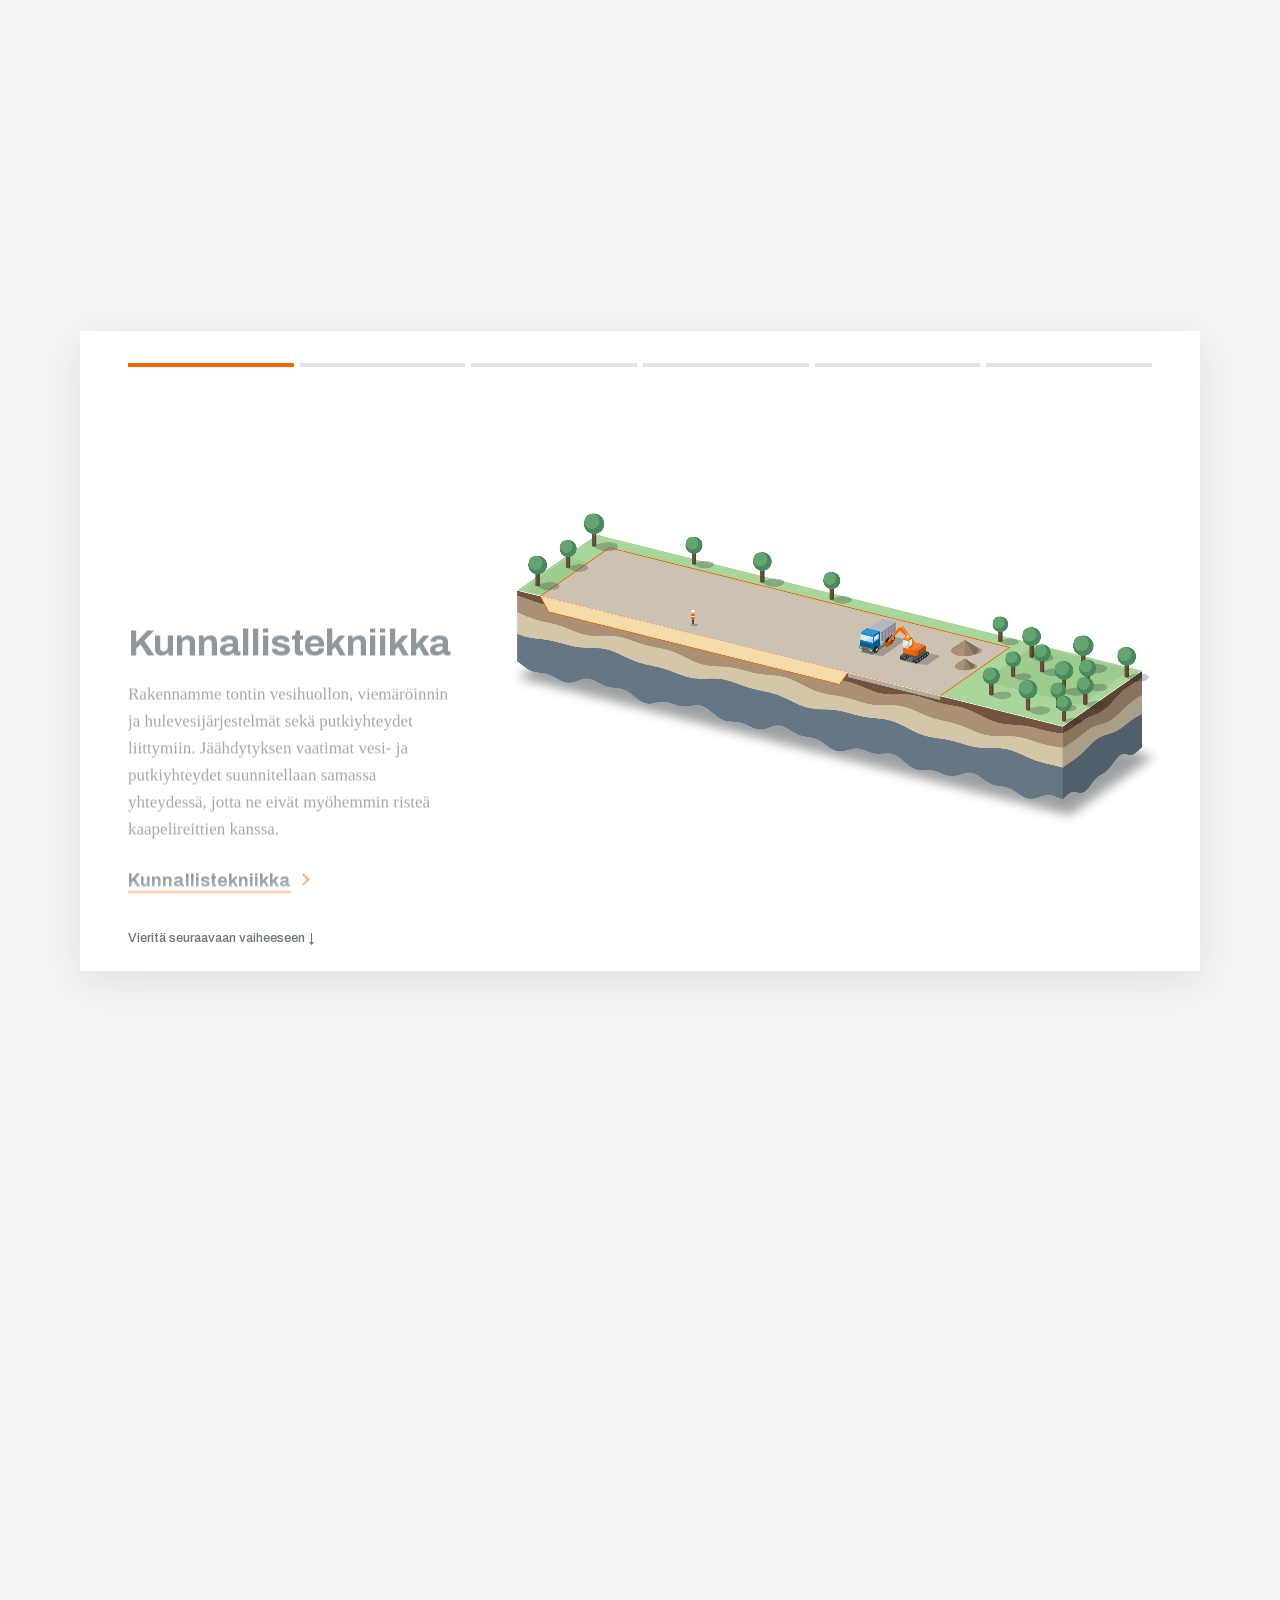
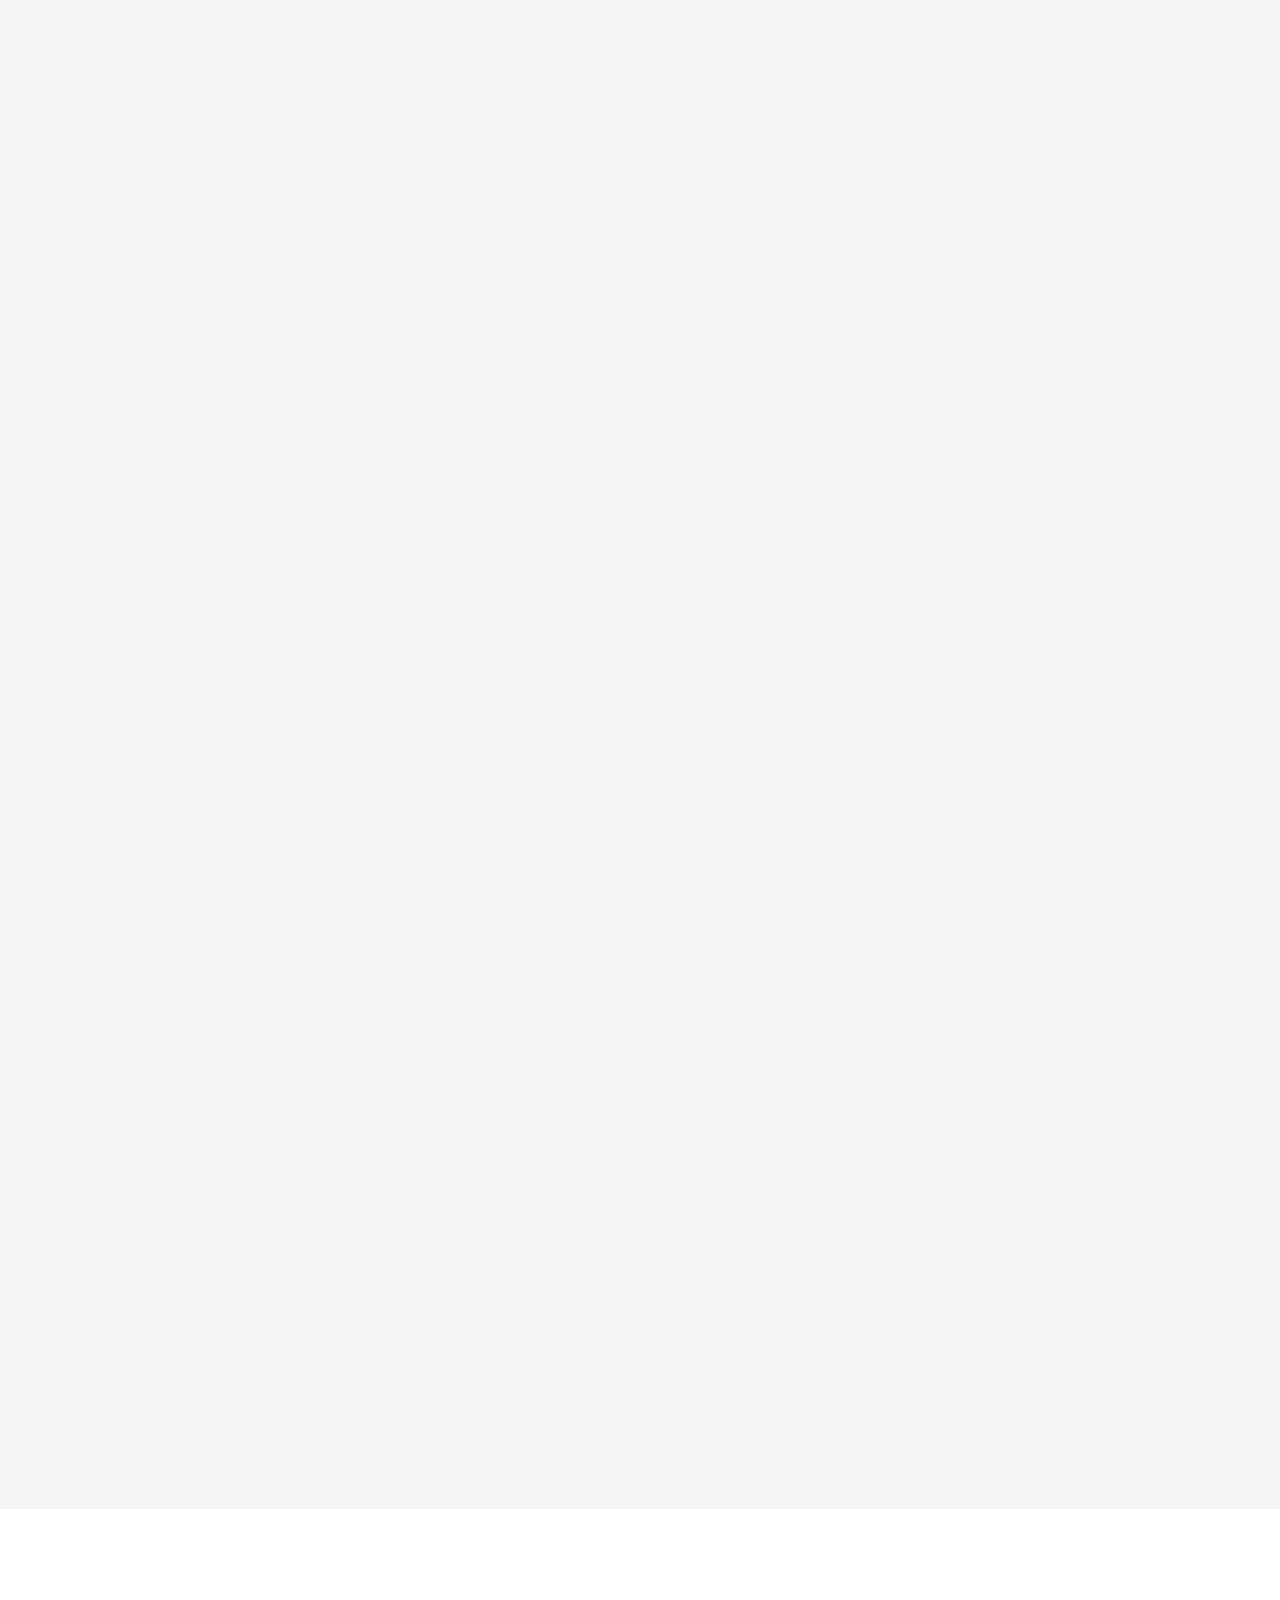
<file: demot/grk-scrolly.html>
<!doctype html>
<html lang="fi">
<head><base href="../assets/GRK/lofi-proto/">
<meta charset="utf-8">
<meta name="viewport" content="width=device-width, initial-scale=1">
<meta name="robots" content="noindex, nofollow">
<title>Datakeskuksen rakentaminen tontista sähköasemaan | GRK</title>
<meta name="description" content="Teemme datakeskuksen tontista rakennuskelpoisen ja rakennamme infran perustuksista 110 kV:n sähköasemaan. Kaksi datakeskushanketta käynnissä Suomessa.">
<link rel="canonical" href="https://www.grk.fi/toimialat/datakeskukset/">
<script type="application/ld+json">{"@context": "https://schema.org", "@graph": [{"@type": "Organization", "@id": "https://www.grk.fi/#organization", "name": "GRK", "legalName": "GRK Infra Oyj", "url": "https://www.grk.fi/", "areaServed": ["FI", "SE", "EE"], "subOrganization": [{"@type": "Organization", "name": "GRK Suomi Oy"}, {"@type": "Organization", "name": "GRK Sverige AB"}, {"@type": "Organization", "name": "GRK Eesti AS"}, {"@type": "Organization", "name": "KSBR"}]}, {"@type": "BreadcrumbList", "itemListElement": [{"@type": "ListItem", "position": 1, "name": "Etusivu", "item": "https://www.grk.fi/"}, {"@type": "ListItem", "position": 2, "name": "Toimialat", "item": "https://www.grk.fi/toimialat/"}, {"@type": "ListItem", "position": 3, "name": "Datakeskuksen rakentaminen tontista sähköasemaan", "item": "https://www.grk.fi/toimialat/datakeskukset/"}]}, {"@type": "Service", "name": "Datakeskuksen rakentaminen tontista sähköasemaan", "description": "Teemme datakeskuksen tontista rakennuskelpoisen ja rakennamme infran perustuksista 110 kV:n sähköasemaan. Kaksi datakeskushanketta käynnissä Suomessa.", "url": "https://www.grk.fi/toimialat/datakeskukset/", "provider": {"@id": "https://www.grk.fi/#organization"}, "areaServed": ["FI", "SE", "EE"]}, {"@type": "Person", "name": "Jaakko Mäkelä", "jobTitle": "Liiketoimintajohtaja, taito- ja väylärakentaminen sekä päällystys", "worksFor": {"@id": "https://www.grk.fi/#organization"}, "telephone": "+358503775152", "email": "jaakko.makela@grk.fi"}, {"@type": "Person", "name": "Sami Immonen", "jobTitle": "Johtaja, tekniset palvelut", "worksFor": {"@id": "https://www.grk.fi/#organization"}, "telephone": "+358504147236", "email": "sami.immonen@grk.fi"}, {"@type": "Person", "name": "Joni Parkkinen", "jobTitle": "Aluepäällikkö", "worksFor": {"@id": "https://www.grk.fi/#organization"}, "telephone": "+358505375837", "email": "joni.parkkinen@grk.fi"}, {"@type": "Person", "name": "Petteri Hakkarainen", "jobTitle": "Laskentapäällikkö, tarjouspyynnöt", "worksFor": {"@id": "https://www.grk.fi/#organization"}, "telephone": "+358505213208", "email": "petteri.hakkarainen@grk.fi"}, {"@type": "FAQPage", "mainEntity": [{"@type": "Question", "name": "Voiko GRK toteuttaa datakeskuksen maanrakennuksen Suomessa?", "acceptedAnswer": {"@type": "Answer", "text": "Kyllä. Toteutamme parhaillaan teknologiayritykselle datakeskusalueen valmistelevat työt, massansiirrot, louhinnan ja logistiikka-alueet, urakan arvo noin 66 M€."}}, {"@type": "Question", "name": "Rakennatteko datakeskuksen sähköaseman?", "acceptedAnswer": {"@type": "Answer", "text": "Kyllä. Rakennamme 110&nbsp;kV:n sähköaseman suunnittelusta käyttöönottoon ja teemme kaapeliyhteydet perustuksineen, ja Fingridille teemme rakennustyöt 400&nbsp;kV:n maakaapeliyhteydelle."}}, {"@type": "Question", "name": "Teettekö myös betonirakenteet?", "acceptedAnswer": {"@type": "Answer", "text": "Kyllä. Konserniin kuuluva KSBR toteuttaa datakeskusten maanalaista tekniikkaa ja betonirakenteita."}}, {"@type": "Question", "name": "Tunnetteko kansainvälisen tilaajan vaatimukset?", "acceptedAnswer": {"@type": "Answer", "text": "Kyllä. Datakeskuksessa turvallisuus, järjestys ja dokumentointi tehdään kansainvälisen tilaajan tasolla, ja perehdytämme jokaisen tekijän tilaajan sääntöihin ennen töiden alkua."}}, {"@type": "Question", "name": "Missä maissa toimitte?", "acceptedAnswer": {"@type": "Answer", "text": "Suomessa, Ruotsissa ja Virossa. Molemmat käynnissä olevat datakeskushankkeemme ovat Suomessa."}}]}]}</script>
<link rel="stylesheet" href="css/tokens.css">
<link rel="stylesheet" href="css/bundle.css">
<link rel="stylesheet" href="css/nav.css">
<style>
@font-face{font-family:"Lofi Head";src:url(assets/archivo.woff2) format("woff2");font-weight:700 700;font-stretch:104% 104%;font-display:swap}
@font-face{font-family:"Lofi Sans";src:url(assets/archivo.woff2) format("woff2");font-weight:400 700;font-stretch:100% 100%;font-display:swap}
body{margin:0;background:#fff}
a{color:#3f4c55}a:hover{color:#252d32}
.hf-hero>.b-crumbs{position:absolute;z-index:2;top:32px;left:0;right:0;margin:0;padding:0 80px;color:rgba(255,255,255,.85);text-shadow:0 1px 8px rgba(0,0,0,.45)}
.hf-hero>.b-crumbs a{color:#fff;text-decoration-color:rgba(255,255,255,.5)}
@media (max-width:900px){.hf-hero>.b-crumbs{padding:0 20px;top:20px}}
#miksi-grk .b-why__num{white-space:nowrap}
#miksi-grk.b-why{position:relative;overflow:hidden}
#miksi-grk>.vx-bg{position:absolute;inset:0;width:100%;height:100%;pointer-events:none}
#miksi-grk>.b-inner{position:relative;z-index:1}
#miksi-grk.b-why{background:#252d32}
#miksi-grk .b-head .b-body{color:#e9ebec!important}
#miksi-grk .b-why__label{border-bottom-color:rgba(255,255,255,.22)}
#miksi-grk .b-why__text{color:#d3d8db}
#miksi-grk .b-why__title::before{content:"";display:block;width:32px;height:4px;margin-bottom:16px;background:var(--accent)}
#miksi-grk .b-why__certs{border-top-color:rgba(255,255,255,.22)}
#miksi-grk .b-why__certs-label{color:var(--accent)}
#miksi-grk .b-why__cert{display:inline-flex;align-items:center;gap:8px}
#miksi-grk .b-why__cert::before{content:"";width:8px;height:8px;background:var(--accent)}
.hf-mx__i>summary{grid-template-columns:80px minmax(0,1fr) auto 56px}
.hf-mx__ic{display:grid;place-items:center;width:80px;height:80px}
.hf-mx__ic img{width:80px;height:80px;display:block}
/* Taste 22.10.: osio-H2 40 px, hierarkia painolla */
.hf .b-h2{font-size:40px;line-height:48px;letter-spacing:-.01em}
.tm .b-panel__fig{padding:0!important;background:none!important}
/* Tyyppiasteikko 22.10. (Olli: vain määritellyt koot): H1 80/93 · H2 40/48 · H3 28/33 · H4 22/28 · H5 18/24 · leipä 16/24 ja 18/28 · pieni 14/20 · tagi 12/16 · luku 64 */
.hf .b-h2,.hf .hf-h2{font-size:40px;line-height:48px}
.hf .b-h3,.hf .hf-mx__t h3,.hf .hf-stack__c h3,.hf .hf-feature__tx h3,.hf .b-svccard h3,.hf .t3__c h3,.hf .pa h3{font-size:28px;line-height:33px}
.hf .hf-card h3,.hf .b-step h3,.hf .b-why__title,.hf .hf-work__group,.hf .hf-news h3{font-size:22px;line-height:28px}
.hf .b-why__num,.hf .why-num,.hf .hf-herostats b{font-size:64px;line-height:1}
.hf .hf-strip h2{font-weight:900;font-size:40px;line-height:48px}
.hf .hf-work__group{font-weight:900}
.hf .b-person__name,.hf .me-contact b{font-size:22px;line-height:28px;font-weight:900}
.hf .en-co__name{font-size:28px;line-height:33px}
.hf .b-lead,.hf .lead{font-size:22px;line-height:34px}
.hf .b-head .b-body{font-size:18px;line-height:28px}
.hf .hf-card .meta,.hf .hf-feature .meta,.hf .hf-pins__pin{font-size:14px;line-height:20px}
.hf .en-co__num b,.hf .b-svcmap__pin span{font-size:12px;line-height:16px}
.hf .hf-card p:not(.meta){font-size:16px;line-height:24px}
/* 28.10. hierarkia: ryhmäotsikko (H3 28/33) on suurempi kuin ryhmän kohta (H4 22/28) */
.hf .hf-work__group{font-size:28px;line-height:33px}
.hf .hf-mx__t h3{font-size:22px;line-height:28px}
.hf .hf-work__group{margin:0;padding:0 0 16px;border-bottom:2px solid var(--ink)}
.hf .hf-work__group:not(:first-child){margin-top:96px}
/* 29.10. työpaja, vaihtoehto B: toteutusmallit omalle sivulleen, palvelusivulla tiivis nosto */
.tm-lyhyt{display:grid;grid-template-columns:repeat(4,minmax(0,1fr));gap:32px;margin:0;padding:24px 0 0;list-style:none;border-top:2px solid var(--ink)}
.tm-lyhyt h3{margin:0 0 8px;font:900 22px/28px var(--font-head)}
.tm-lyhyt h3 a{color:var(--ink);text-decoration:none}
.tm-lyhyt h3 a:hover{text-decoration:underline;text-decoration-color:var(--accent);text-underline-offset:5px}
.tm-lyhyt p{margin:0;font-size:16px;line-height:24px;color:var(--ink-2-strong)}
/* 30.10. TK 25: Uran kapea yhteyspalkki myös toimialasivulle (kopio Ura.dc.html:n säännöistä) */
.ura-ask{display:flex;flex-wrap:wrap;align-items:center;gap:8px 24px;margin:32px 0 0;padding:20px 24px;background:var(--surface-2);font-size:16px;line-height:24px;color:var(--ink-2-strong)}
.ura-ask b{color:var(--ink);font-weight:700}
.ura-ask a{display:inline-flex;align-items:center;gap:8px;font-weight:700;color:var(--ink);text-decoration:none}
.ura-ask a:hover{text-decoration:underline;text-decoration-color:var(--accent);text-underline-offset:4px}
.ura-ask .b-ico{width:20px;height:20px}
#toihin.hf-edge{min-height:400px}
#toihin .tx{padding:64px 80px}
.sh-list{border-bottom:1px solid var(--line)}
.sh-row{display:grid;grid-template-columns:64px minmax(0,4fr) minmax(0,7fr) 16px;gap:24px;align-items:center;padding:12px 0;border-top:1px solid var(--line);color:var(--ink);text-decoration:none}
.sh-row img{display:block;width:64px;height:64px}
.sh-row b{font:900 22px/28px var(--font-head)}
.sh-row span{font-size:16px;line-height:24px;color:var(--ink-2-strong)}
.sh-row i{width:9px;height:9px;border:solid var(--accent);border-width:2.5px 2.5px 0 0;transform:rotate(45deg)}
.sh-row:hover b{text-decoration:underline;text-decoration-color:var(--accent);text-underline-offset:4px}
.tp-drop{display:grid;place-items:center;gap:4px;padding:32px;border:1px dashed var(--ink-2);text-align:center;font-size:16px;line-height:24px;color:var(--ink-2-strong);background:#fff}
.tp-drop b{color:var(--ink)}
.t3__c p{min-height:48px} /* 28.10. otsikot samalle riville: kuvaukselle aina kahden rivin tila */
/* Yksi konserni, koko toimitus: 3D-leikkauskuva numeroineen ja lista (palautettu 3.11.) */
.dk-yksi{display:grid;grid-template-columns:minmax(0,7fr) minmax(0,5fr);gap:48px;align-items:center}
.dk-yksi .hf-pins{margin:0}
.dk-yksi__l{gap:16px}
.dk-yksi__l li{font-size:18px;line-height:28px;padding-bottom:16px;border-bottom:1px solid var(--line)}
@media (max-width:900px){.dk-yksi{grid-template-columns:1fr}}
/* 3.11.: siirretty 1/2-sivulta osioiden mukana (artboard max 8000) */
@media (max-width:900px){
  .km-c{grid-template-columns:1fr!important;gap:32px!important}
  .b-why__grid,#miksi-grk .b-why__grid{grid-template-columns:1fr 1fr!important;row-gap:40px}
  .hf-sm,.hf-mx__b .b-method{grid-template-columns:1fr!important}
  .t3__c>p{white-space:normal}
}
@media (max-width:600px){
  .b-why__grid,#miksi-grk .b-why__grid{grid-template-columns:1fr!important}
  .b-root :where(h1,h2,h3),.b-root :where(h1,h2,h3) a{hyphens:auto;-webkit-hyphens:auto}
}

/* --- näyttämö (Olli 20.10.: "kun kuva pysyy paikallaan, scroll-suunta neutraali", "näkymä paketoitu korttiin, voit lisätä korkeutta",
   "seuraava osio alhaalta tulee tämän reunuksen sisältä"). Kortti kiinnittyy näkymään; sen sisällä teksti rullaa
   ja kuva rakentuu. Viimeisen vaiheen jälkeen kortti vapautuu ja seuraava osio tulee tavallisella vierityksellä. --- */
.hf-stack{padding-bottom:0}
.hf-stack .b-head{padding:0 80px}
/* askel 45vh per vaihe (Olli 20.10.: "nyt on paljon tyhjää tilaa kun scrollaan"); viimeisen vaiheen jälkeen ~½ askelta, sitten kortti vapautuu */
.hf-stack__track{position:relative;height:calc(var(--h) + (var(--n) + .8) * 45vh)}
/* Snäppäys (Olli 21.10.: "käyttäjä hyppää liian herkästi yhden vaiheen yli"): kortin ollessa kiinni pakottava snap ja
   scroll-snap-stop: always → yksi pyyhkäisy vie korkeintaan seuraavaan vaiheeseen. Viimeisen vaiheen jälkeen seuraava pysähdys
   on seuraavan osion yläreuna, ja sen jälkeen snäppäys irtoaa. Kortin ulkopuolella vieritys on vapaa. */
html.dk-snap{scroll-snap-type:y mandatory}
.hf-stack__snap{position:absolute;left:0;width:1px;height:1px;scroll-snap-align:start;scroll-snap-stop:always;pointer-events:none}
#mita-toimitamme+*{scroll-snap-align:start;scroll-snap-stop:always}
.hf-stack{--h:min(640px,calc(100vh - 96px))}
.hf-stack__stage{position:sticky;top:calc((100vh - var(--h)) / 2);padding:0 80px}
.hf-stack__card{height:var(--h);overflow:hidden;background:var(--white);box-shadow:0 10px 40px rgba(37,45,50,.10);animation:none;position:relative;top:auto}
.hf-stack__in{will-change:transform}
.hf-stack__view{height:var(--h);display:grid;grid-template-rows:auto 1fr}
.hf-stack__bar{padding:32px 48px 0}
.hf-stack__bar span{transition:background-color .4s}
.hf-stack__bar span.on{animation:none!important;transform:none}
.hf-stack__body{display:grid;grid-template-columns:minmax(0,4fr) minmax(0,8fr);gap:56px;align-items:center;padding:24px 48px 48px;min-height:0}
/* teksti rullaa vierityksen mukana alhaalta ylös (Olli 20.10.: "jotta käyttäjä ymmärtää scrollaavansa"); JS asettaa transformin ja opasiteetin */
.hf-stack__texts{display:grid;align-self:stretch;align-content:center;overflow:hidden;
  mask-image:linear-gradient(transparent,#000 9%,#000 91%,transparent);-webkit-mask-image:linear-gradient(transparent,#000 9%,#000 91%,transparent)}
.hf-stack__c{grid-area:1/1;opacity:0;will-change:transform,opacity}
.hf-stack__c p{font-size:17px;line-height:27px}
/* kuva läpinäkyvällä pohjalla (Olli 20.10.: "poista musta tausta") */
.hf-stack__fig{position:relative;margin:0;padding:0;background:none;max-height:100%}
.dk-svg{display:block;width:100%;height:auto;max-height:calc(var(--h) - 160px);overflow:visible}
.hf-stack__hint{position:absolute;left:128px;bottom:24px;font:500 13px/18px var(--font-sans);color:var(--ink-2);transition:opacity .3s}
.is-done .hf-stack__hint{opacity:0}

/* --- kuvan animaatio: tila asetetaan luokilla, siirtymät CSS:llä --- */
.dk-e{transform-box:fill-box;transform-origin:50% 100%;
  transition:opacity .5s cubic-bezier(.23,1,.32,1) var(--d,0s),transform .8s cubic-bezier(.23,1,.32,1) var(--d,0s)}
.dk-u,.dk-h{transition:opacity .6s ease var(--d,0s)}
.dk-h{opacity:0}
.dk-e.is-old .dk-u{opacity:0}
.dk-e.is-old .dk-h{opacity:1}
.dk-e.is-off{opacity:0}
/* uusi työ putoaa ylhäältä vanhan päälle ja pomppaa kevyesti paikalleen */
.dk-e[data-k="0"].is-off{transform:translateY(-24px)}
.dk-e[data-k="3"].is-off:not([data-kone]),.dk-e[data-k="1"].is-off{transform:translateY(-40px)}
.dk-e[data-k="0"]:not(.is-off),.dk-e[data-k="3"]:not(.is-off),.dk-e[data-k="1"]:not(.is-off){transition-timing-function:ease,cubic-bezier(.34,1.45,.6,1)}
/* haamu laskeutuu perustusten päälle */
.dk-e[data-haamu].is-off{transform:translateY(-30px)}
/* työkone ajaa tontille oikealta (projektion x-akselin suunnassa) ja poistuu samaa reittiä */
.dk-e[data-kone]{transition-duration:.5s,1s}
.dk-e[data-kone].is-off{transform:translate(70px,10px)}
/* puut kaadetaan */
.dk-e[data-ennen].is-gone{opacity:0;transition-duration:.5s,.8s}
.dk-e[data-ennen][data-k="1"].is-gone,.dk-e[data-ennen][data-k="3"].is-gone{transform:rotate(-70deg) scale(.6)}
/* oranssi rajaus syttyy viimeisenä ja sykkii kahdesti */
.dk-e[data-raja]{transition-duration:.5s,0s}
.dk-e[data-raja].is-on.is-pulse{animation:dk-pulse 1.1s ease-in-out var(--d,0s) 2}
@keyframes dk-pulse{50%{opacity:.35}}
.is-instant .dk-e,.is-instant .dk-u,.is-instant .dk-h{transition:none!important;animation:none!important}

@media (prefers-reduced-motion:reduce){
  .dk-e,.dk-u,.dk-h,.hf-stack__bar span{transition:none!important;animation:none!important}
}
@media (max-width:900px){
  .hf-stack .b-head,.hf-stack__stage{padding-left:20px;padding-right:20px}
  .hf-stack__body{grid-template-columns:1fr;grid-template-rows:auto 1fr;gap:16px;padding:16px 20px 24px;align-items:start}
  .hf-stack__fig{order:-1}.hf-stack__bar{padding:20px 20px 0}
  .hf-stack__c h3{font-size:24px;line-height:30px}.hf-stack__hint{display:none}
}
.lofi .hf-stack__fig{background:none}

.dk-e[data-k="0"].is-off{transform:translateY(-88px)}
.dk-e[data-k="1"].is-off,.dk-e[data-k="2"].is-off:not([data-kone]){transform:translateY(-148px)}
.dk-e[data-k="0"]:not(.is-off),.dk-e[data-k="1"]:not(.is-off),.dk-e[data-k="2"]:not(.is-off){transition-timing-function:ease,cubic-bezier(.34,1.45,.6,1)}
.dk-e[data-haamu].is-off{transform:translateY(-110px)}
.dk-e[data-kone].is-off{transform:translate(250px,62px)}
.dk-e[data-ennen][data-k="2"].is-gone{transform:rotate(-70deg) scale(.6)}

</style>
<style>.b-head{display:none!important}body{background:transparent!important}</style></head>
<body style="margin:0">
<section class="hf-stack" id="mita-toimitamme">
  <div class="b-head"><h2 class="b-h2">Koko datakeskuksen infra yhdeltä toimijalta</h2><p class="b-body">Datakeskushankkeessa aikataulu on tiukka ja työvaiheet riippuvat toisistaan. Kun yksi toimija vastaa koko ketjusta, rajapinnat eivät viivästytä hanketta.</p></div>
  <div class="hf-stack__track" style="--n:5"><div class="hf-stack__stage">
    <div class="hf-stack__card"><div class="hf-stack__in">
      <div class="hf-stack__view">
        <div class="hf-stack__bar" aria-hidden="true"></div>
        <div class="hf-stack__body">
          <div class="hf-stack__texts" aria-live="polite"></div>
          <figure class="hf-stack__fig">
<svg class="dk-svg" xmlns="http://www.w3.org/2000/svg" viewBox="-263.5 -137.1 1894.4 990.8" width="2842" height="1486" role="img" aria-label="Datakeskustontti rakentuu vaihe vaiheelta">
<defs><filter id="sumea" x="-50%" y="-50%" width="200%" height="200%"><feGaussianBlur stdDeviation="16"/></filter><radialGradient id="hehku" cx="50%" cy="50%" r="50%"><stop offset="0" stop-color="#fff1b8" stop-opacity="0.43"/><stop offset=".4" stop-color="#fff1b8" stop-opacity="0.081"/><stop offset="1" stop-color="#fff1b8" stop-opacity="0"/></radialGradient><radialGradient id="oranssihehku" cx="50%" cy="50%" r="50%"><stop offset="0" stop-color="#ffa24a" stop-opacity=".55"/><stop offset=".45" stop-color="#ffa24a" stop-opacity=".16"/><stop offset="1" stop-color="#ffa24a" stop-opacity="0"/></radialGradient><radialGradient id="taustavalo" cx="50%" cy="42%" r="60%"><stop offset="0" stop-color="#f7fbfd" stop-opacity=".9"/><stop offset="1" stop-color="#f7fbfd" stop-opacity="0"/></radialGradient><radialGradient id="vihrea"><stop offset="0" stop-color="#7dffb0" stop-opacity=".7"/><stop offset="1" stop-color="#7dffb0" stop-opacity="0"/></radialGradient><pattern id="ksbr" patternUnits="userSpaceOnUse" width="4" height="4" patternTransform="rotate(45)"><line x1="0" y1="0" x2="0" y2="4" stroke="#3d4a52" stroke-width="1.3" opacity=".7"/></pattern><clipPath id="lasi1"><polygon points="899.2,308.5 915.7,312.6 915.7,334.6 899.2,330.5"/></clipPath><clipPath id="lasi2"><polygon points="925.3,323.9 924.6,305.4 917.6,310.3 917.0,329.8"/></clipPath><clipPath id="lasi3"><polygon points="774.9,291.8 811.7,301.0 810.5,316.9 773.6,307.7"/></clipPath><clipPath id="lasi4"><polygon points="827.5,305.1 827.5,290.6 814.6,299.6 812.4,315.6"/></clipPath><clipPath id="lasi5"><polygon points="837.1,336.7 836.5,317.1 822.9,326.6 822.3,347.0"/></clipPath><clipPath id="lasi6"><polygon points="971.3,285.6 987.8,289.8 987.8,311.8 971.3,307.6"/></clipPath><clipPath id="lasi7"><polygon points="997.4,301.1 996.8,282.5 989.7,287.5 989.1,306.9"/></clipPath><clipPath id="lasi8"><polygon points="1136.1,250.2 1134.3,237.0 1121.4,246.0 1121.4,260.5"/></clipPath><clipPath id="lasi9"><polygon points="1327.7,417.7 1352.0,423.8 1352.0,438.8 1327.7,432.7"/></clipPath><linearGradient id="johto0" gradientUnits="userSpaceOnUse" x1="1316.5" y1="155.8" x2="1401.2" y2="106.5"><stop offset="0" stop-color="#4b5660" stop-opacity=".9"/><stop offset="1" stop-color="#4b5660" stop-opacity="0"/></linearGradient><linearGradient id="johto1" gradientUnits="userSpaceOnUse" x1="1326.2" y1="128.2" x2="1411.0" y2="78.9"><stop offset="0" stop-color="#4b5660" stop-opacity=".9"/><stop offset="1" stop-color="#4b5660" stop-opacity="0"/></linearGradient><linearGradient id="johto2" gradientUnits="userSpaceOnUse" x1="1394.1" y1="175.2" x2="1478.9" y2="125.8"><stop offset="0" stop-color="#4b5660" stop-opacity=".9"/><stop offset="1" stop-color="#4b5660" stop-opacity="0"/></linearGradient><clipPath id="etuPinta"><polygon points="-233.5,123.5 1367.5,522.6 1367.5,812.6 -233.5,413.5"/></clipPath><filter id="vanha" filterUnits="userSpaceOnUse" x="-263.5" y="-137.1" width="1894.4" height="990.8" color-interpolation-filters="sRGB"><feColorMatrix type="saturate" values=".15" result="h"/><feFlood flood-color="#d9dee4" flood-opacity=".45"/><feComposite in2="SourceAlpha" operator="in" result="v"/><feMerge><feMergeNode in="h"/><feMergeNode in="v"/></feMerge></filter></defs>
<g class="dk-e" data-n="0" data-ennen="3"><g opacity=".45" filter="url(#sumea)"><polygon points="14.2,246.9 1634.6,650.9 1388.9,823.0 -231.5,419.0" fill="#252d31"/></g><polygon points="-233.5,163.5 -230.4,164.2 -227.3,165.0 -224.2,165.8 -221.1,166.5 -218.1,167.3 -215.0,168.1 -211.9,168.8 -208.8,169.6 -205.7,170.4 -202.7,171.1 -199.6,171.9 -196.5,172.7 -193.4,173.4 -190.4,174.2 -187.3,175.0 -184.2,175.8 -181.1,176.5 -178.0,177.3 -175.0,178.1 -171.9,178.8 -168.8,179.6 -165.7,180.4 -162.6,181.1 -159.6,181.9 -156.5,182.7 -153.4,183.4 -150.3,184.2 -147.3,185.0 -144.2,185.7 -141.1,186.5 -138.0,187.3 -134.9,188.0 -131.9,188.8 -128.8,189.6 -125.7,190.3 -122.6,191.1 -119.5,191.9 -116.5,192.6 -113.4,193.4 -110.3,194.2 -107.2,194.9 -104.1,195.7 -101.1,196.5 -98.0,197.2 -94.9,198.0 -91.8,198.8 -88.8,199.5 -85.7,200.3 -82.6,201.1 -79.5,201.9 -76.4,202.6 -73.4,203.4 -70.3,204.2 -67.2,204.9 -64.1,205.7 -61.0,206.5 -58.0,207.2 -54.9,208.0 -51.8,208.8 -48.7,209.5 -45.7,210.3 -42.6,211.1 -39.5,211.8 -36.4,212.6 -33.3,213.4 -30.3,214.1 -27.2,214.9 -24.1,215.7 -21.0,216.4 -17.9,217.2 -14.9,218.0 -11.8,218.7 -8.7,219.5 -5.6,220.3 -2.5,221.0 0.5,221.8 3.6,222.6 6.7,223.3 9.8,224.1 12.8,224.9 15.9,225.6 19.0,226.4 22.1,227.2 25.2,228.0 28.2,228.7 31.3,229.5 34.4,230.3 37.5,231.0 40.6,231.8 43.6,232.6 46.7,233.3 49.8,234.1 52.9,234.9 56.0,235.6 59.0,236.4 62.1,237.2 65.2,237.9 68.3,238.7 71.3,239.5 74.4,240.2 77.5,241.0 80.6,241.8 83.7,242.5 86.7,243.3 89.8,244.1 92.9,244.8 96.0,245.6 99.1,246.4 102.1,247.1 105.2,247.9 108.3,248.7 111.4,249.4 114.4,250.2 117.5,251.0 120.6,251.7 123.7,252.5 126.8,253.3 129.8,254.1 132.9,254.8 136.0,255.6 139.1,256.4 142.2,257.1 145.2,257.9 148.3,258.7 151.4,259.4 154.5,260.2 157.6,261.0 160.6,261.7 163.7,262.5 166.8,263.3 169.9,264.0 172.9,264.8 176.0,265.6 179.1,266.3 182.2,267.1 185.3,267.9 188.3,268.6 191.4,269.4 194.5,270.2 197.6,270.9 200.7,271.7 203.7,272.5 206.8,273.2 209.9,274.0 213.0,274.8 216.0,275.5 219.1,276.3 222.2,277.1 225.3,277.8 228.4,278.6 231.4,279.4 234.5,280.2 237.6,280.9 240.7,281.7 243.8,282.5 246.8,283.2 249.9,284.0 253.0,284.8 256.1,285.5 259.2,286.3 262.2,287.1 265.3,287.8 268.4,288.6 271.5,289.4 274.5,290.1 277.6,290.9 280.7,291.7 283.8,292.4 286.9,293.2 289.9,294.0 293.0,294.7 296.1,295.5 299.2,296.3 302.3,297.0 305.3,297.8 308.4,298.6 311.5,299.3 314.6,300.1 317.7,300.9 320.7,301.6 323.8,302.4 326.9,303.2 330.0,303.9 333.0,304.7 336.1,305.5 339.2,306.2 342.3,307.0 345.4,307.8 348.4,308.6 351.5,309.3 354.6,310.1 357.7,310.9 360.8,311.6 363.8,312.4 366.9,313.2 370.0,313.9 373.1,314.7 376.1,315.5 379.2,316.2 382.3,317.0 385.4,317.8 388.5,318.5 391.5,319.3 394.6,320.1 397.7,320.8 400.8,321.6 403.9,322.4 406.9,323.1 410.0,323.9 413.1,324.7 416.2,325.4 419.3,326.2 422.3,327.0 425.4,327.7 428.5,328.5 431.6,329.3 434.6,330.0 437.7,330.8 440.8,331.6 443.9,332.3 447.0,333.1 450.0,333.9 453.1,334.7 456.2,335.4 459.3,336.2 462.4,337.0 465.4,337.7 468.5,338.5 471.6,339.3 474.7,340.0 477.7,340.8 480.8,341.6 483.9,342.3 487.0,343.1 490.1,343.9 493.1,344.6 496.2,345.4 499.3,346.2 502.4,346.9 505.5,347.7 508.5,348.5 511.6,349.2 514.7,350.0 517.8,350.8 520.9,351.5 523.9,352.3 527.0,353.1 530.1,353.8 533.2,354.6 536.2,355.4 539.3,356.1 542.4,356.9 545.5,357.7 548.6,358.4 551.6,359.2 554.7,360.0 557.8,360.8 560.9,361.5 564.0,362.3 567.0,363.1 570.1,363.8 573.2,364.6 576.3,365.4 579.4,366.1 582.4,366.9 585.5,367.7 588.6,368.4 591.7,369.2 594.7,370.0 597.8,370.7 600.9,371.5 604.0,372.3 607.1,373.0 610.1,373.8 613.2,374.6 616.3,375.3 619.4,376.1 622.5,376.9 625.5,377.6 628.6,378.4 631.7,379.2 634.8,379.9 637.8,380.7 640.9,381.5 644.0,382.2 647.1,383.0 650.2,383.8 653.2,384.5 656.3,385.3 659.4,386.1 662.5,386.9 665.6,387.6 668.6,388.4 671.7,389.2 674.8,389.9 677.9,390.7 681.0,391.5 684.0,392.2 687.1,393.0 690.2,393.8 693.3,394.5 696.3,395.3 699.4,396.1 702.5,396.8 705.6,397.6 708.7,398.4 711.7,399.1 714.8,399.9 717.9,400.7 721.0,401.4 724.1,402.2 727.1,403.0 730.2,403.7 733.3,404.5 736.4,405.3 739.4,406.0 742.5,406.8 745.6,407.6 748.7,408.3 751.8,409.1 754.8,409.9 757.9,410.6 761.0,411.4 764.1,412.2 767.2,413.0 770.2,413.7 773.3,414.5 776.4,415.3 779.5,416.0 782.6,416.8 785.6,417.6 788.7,418.3 791.8,419.1 794.9,419.9 797.9,420.6 801.0,421.4 804.1,422.2 807.2,422.9 810.3,423.7 813.3,424.5 816.4,425.2 819.5,426.0 822.6,426.8 825.7,427.5 828.7,428.3 831.8,429.1 834.9,429.8 838.0,430.6 841.1,431.4 844.1,432.1 847.2,432.9 850.3,433.7 853.4,434.4 856.4,435.2 859.5,436.0 862.6,436.7 865.7,437.5 868.8,438.3 871.8,439.1 874.9,439.8 878.0,440.6 881.1,441.4 884.2,442.1 887.2,442.9 890.3,443.7 893.4,444.4 896.5,445.2 899.5,446.0 902.6,446.7 905.7,447.5 908.8,448.3 911.9,449.0 914.9,449.8 918.0,450.6 921.1,451.3 924.2,452.1 927.3,452.9 930.3,453.6 933.4,454.4 936.5,455.2 939.6,455.9 942.7,456.7 945.7,457.5 948.8,458.2 951.9,459.0 955.0,459.8 958.0,460.5 961.1,461.3 964.2,462.1 967.3,462.8 970.4,463.6 973.4,464.4 976.5,465.2 979.6,465.9 982.7,466.7 985.8,467.5 988.8,468.2 991.9,469.0 995.0,469.8 998.1,470.5 1001.1,471.3 1004.2,472.1 1007.3,472.8 1010.4,473.6 1013.5,474.4 1016.5,475.1 1019.6,475.9 1022.7,476.7 1025.8,477.4 1028.9,478.2 1031.9,479.0 1035.0,479.7 1038.1,480.5 1041.2,481.3 1044.3,482.0 1047.3,482.8 1050.4,483.6 1053.5,484.3 1056.6,485.1 1059.6,485.9 1062.7,486.6 1065.8,487.4 1068.9,488.2 1072.0,488.9 1075.0,489.7 1078.1,490.5 1081.2,491.3 1084.3,492.0 1087.4,492.8 1090.4,493.6 1093.5,494.3 1096.6,495.1 1099.7,495.9 1102.8,496.6 1105.8,497.4 1108.9,498.2 1112.0,498.9 1115.1,499.7 1118.1,500.5 1121.2,501.2 1124.3,502.0 1127.4,502.8 1130.5,503.5 1133.5,504.3 1136.6,505.1 1139.7,505.8 1142.8,506.6 1145.9,507.4 1148.9,508.1 1152.0,508.9 1155.1,509.7 1158.2,510.4 1161.2,511.2 1164.3,512.0 1167.4,512.7 1170.5,513.5 1173.6,514.3 1176.6,515.0 1179.7,515.8 1182.8,516.6 1185.9,517.3 1189.0,518.1 1192.0,518.9 1195.1,519.7 1198.2,520.4 1201.3,521.2 1204.4,522.0 1207.4,522.7 1210.5,523.5 1213.6,524.3 1216.7,525.0 1219.7,525.8 1222.8,526.6 1225.9,527.3 1229.0,528.1 1232.1,528.9 1235.1,529.6 1238.2,530.4 1241.3,531.2 1244.4,531.9 1247.5,532.7 1250.5,533.5 1253.6,534.2 1256.7,535.0 1259.8,535.8 1262.8,536.5 1265.9,537.3 1269.0,538.1 1272.1,538.8 1275.2,539.6 1278.2,540.4 1281.3,541.1 1284.4,541.9 1287.5,542.7 1290.6,543.4 1293.6,544.2 1296.7,545.0 1299.8,545.8 1302.9,546.5 1306.0,547.3 1309.0,548.1 1312.1,548.8 1315.2,549.6 1318.3,550.4 1321.3,551.1 1324.4,551.9 1327.5,552.7 1330.6,553.4 1333.7,554.2 1336.7,555.0 1339.8,555.7 1342.9,556.5 1346.0,557.3 1349.1,558.0 1352.1,558.8 1355.2,559.6 1358.3,560.3 1361.4,561.1 1364.5,561.9 1367.5,562.6 1367.5,582.6 1364.5,582.4 1361.4,582.2 1358.3,581.9 1355.2,581.7 1352.1,581.3 1349.1,581.0 1346.0,580.6 1342.9,580.2 1339.8,579.7 1336.7,579.2 1333.7,578.7 1330.6,578.1 1327.5,577.5 1324.4,576.8 1321.3,576.1 1318.3,575.4 1315.2,574.6 1312.1,573.8 1309.0,573.0 1306.0,572.2 1302.9,571.4 1299.8,570.5 1296.7,569.7 1293.6,568.8 1290.6,568.0 1287.5,567.2 1284.4,566.4 1281.3,565.7 1278.2,564.9 1275.2,564.2 1272.1,563.5 1269.0,562.9 1265.9,562.3 1262.8,561.8 1259.8,561.3 1256.7,560.8 1253.6,560.4 1250.5,560.0 1247.5,559.6 1244.4,559.3 1241.3,559.1 1238.2,558.8 1235.1,558.6 1232.1,558.4 1229.0,558.2 1225.9,558.0 1222.8,557.9 1219.7,557.7 1216.7,557.5 1213.6,557.3 1210.5,557.1 1207.4,556.8 1204.4,556.5 1201.3,556.2 1198.2,555.8 1195.1,555.4 1192.0,554.9 1189.0,554.4 1185.9,553.8 1182.8,553.1 1179.7,552.4 1176.6,551.6 1173.6,550.7 1170.5,549.7 1167.4,548.7 1164.3,547.6 1161.2,546.5 1158.2,545.2 1155.1,544.0 1152.0,542.6 1148.9,541.3 1145.9,539.8 1142.8,538.3 1139.7,536.8 1136.6,535.3 1133.5,533.8 1130.5,532.2 1127.4,530.6 1124.3,529.0 1121.2,527.5 1118.1,525.9 1115.1,524.4 1112.0,522.9 1108.9,521.4 1105.8,520.0 1102.8,518.6 1099.7,517.2 1096.6,515.9 1093.5,514.7 1090.4,513.5 1087.4,512.3 1084.3,511.2 1081.2,510.2 1078.1,509.2 1075.0,508.3 1072.0,507.5 1068.9,506.6 1065.8,505.9 1062.7,505.1 1059.6,504.5 1056.6,503.8 1053.5,503.2 1050.4,502.6 1047.3,502.0 1044.3,501.4 1041.2,500.9 1038.1,500.3 1035.0,499.8 1031.9,499.2 1028.9,498.6 1025.8,498.0 1022.7,497.4 1019.6,496.8 1016.5,496.1 1013.5,495.4 1010.4,494.6 1007.3,493.9 1004.2,493.1 1001.1,492.2 998.1,491.4 995.0,490.5 991.9,489.5 988.8,488.6 985.8,487.6 982.7,486.6 979.6,485.6 976.5,484.5 973.4,483.5 970.4,482.4 967.3,481.4 964.2,480.4 961.1,479.4 958.0,478.4 955.0,477.4 951.9,476.5 948.8,475.6 945.7,474.7 942.7,473.9 939.6,473.2 936.5,472.5 933.4,471.8 930.3,471.2 927.3,470.7 924.2,470.2 921.1,469.8 918.0,469.5 914.9,469.2 911.9,468.9 908.8,468.7 905.7,468.6 902.6,468.5 899.5,468.5 896.5,468.4 893.4,468.5 890.3,468.5 887.2,468.5 884.2,468.6 881.1,468.7 878.0,468.7 874.9,468.8 871.8,468.8 868.8,468.8 865.7,468.8 862.6,468.7 859.5,468.6 856.4,468.5 853.4,468.3 850.3,468.0 847.2,467.7 844.1,467.3 841.1,466.9 838.0,466.3 834.9,465.7 831.8,465.1 828.7,464.3 825.7,463.5 822.6,462.7 819.5,461.8 816.4,460.8 813.3,459.7 810.3,458.6 807.2,457.5 804.1,456.3 801.0,455.1 797.9,453.9 794.9,452.6 791.8,451.3 788.7,450.0 785.6,448.7 782.6,447.5 779.5,446.2 776.4,444.9 773.3,443.7 770.2,442.4 767.2,441.2 764.1,440.1 761.0,438.9 757.9,437.8 754.8,436.8 751.8,435.7 748.7,434.8 745.6,433.8 742.5,432.9 739.4,432.0 736.4,431.2 733.3,430.4 730.2,429.6 727.1,428.9 724.1,428.2 721.0,427.4 717.9,426.7 714.8,426.1 711.7,425.4 708.7,424.7 705.6,424.0 702.5,423.2 699.4,422.5 696.3,421.7 693.3,420.9 690.2,420.1 687.1,419.3 684.0,418.4 681.0,417.4 677.9,416.5 674.8,415.4 671.7,414.4 668.6,413.3 665.6,412.1 662.5,410.9 659.4,409.7 656.3,408.4 653.2,407.1 650.2,405.7 647.1,404.4 644.0,403.0 640.9,401.6 637.8,400.2 634.8,398.8 631.7,397.4 628.6,396.0 625.5,394.7 622.5,393.3 619.4,392.0 616.3,390.7 613.2,389.5 610.1,388.3 607.1,387.2 604.0,386.1 600.9,385.1 597.8,384.1 594.7,383.2 591.7,382.4 588.6,381.7 585.5,381.0 582.4,380.4 579.4,379.9 576.3,379.4 573.2,379.0 570.1,378.7 567.0,378.4 564.0,378.2 560.9,378.0 557.8,377.9 554.7,377.8 551.6,377.8 548.6,377.7 545.5,377.7 542.4,377.8 539.3,377.8 536.2,377.8 533.2,377.8 530.1,377.8 527.0,377.8 523.9,377.7 520.9,377.6 517.8,377.5 514.7,377.3 511.6,377.1 508.5,376.9 505.5,376.6 502.4,376.2 499.3,375.8 496.2,375.3 493.1,374.8 490.1,374.3 487.0,373.6 483.9,373.0 480.8,372.2 477.7,371.5 474.7,370.7 471.6,369.8 468.5,369.0 465.4,368.1 462.4,367.1 459.3,366.2 456.2,365.3 453.1,364.3 450.0,363.4 447.0,362.5 443.9,361.5 440.8,360.6 437.7,359.7 434.6,358.9 431.6,358.0 428.5,357.2 425.4,356.5 422.3,355.7 419.3,355.0 416.2,354.4 413.1,353.7 410.0,353.1 406.9,352.5 403.9,352.0 400.8,351.5 397.7,351.0 394.6,350.5 391.5,350.0 388.5,349.6 385.4,349.1 382.3,348.7 379.2,348.2 376.1,347.7 373.1,347.3 370.0,346.7 366.9,346.2 363.8,345.6 360.8,345.0 357.7,344.3 354.6,343.6 351.5,342.8 348.4,342.0 345.4,341.1 342.3,340.2 339.2,339.2 336.1,338.1 333.0,337.0 330.0,335.8 326.9,334.5 323.8,333.2 320.7,331.9 317.7,330.4 314.6,329.0 311.5,327.5 308.4,326.0 305.3,324.4 302.3,322.8 299.2,321.2 296.1,319.6 293.0,318.0 289.9,316.4 286.9,314.8 283.8,313.2 280.7,311.7 277.6,310.1 274.5,308.7 271.5,307.2 268.4,305.8 265.3,304.5 262.2,303.2 259.2,302.0 256.1,300.8 253.0,299.8 249.9,298.7 246.8,297.8 243.8,296.9 240.7,296.1 237.6,295.3 234.5,294.6 231.4,294.0 228.4,293.4 225.3,292.9 222.2,292.5 219.1,292.0 216.0,291.6 213.0,291.3 209.9,290.9 206.8,290.6 203.7,290.3 200.7,290.0 197.6,289.8 194.5,289.5 191.4,289.2 188.3,288.8 185.3,288.5 182.2,288.1 179.1,287.8 176.0,287.3 172.9,286.9 169.9,286.4 166.8,285.9 163.7,285.3 160.6,284.7 157.6,284.1 154.5,283.4 151.4,282.7 148.3,281.9 145.2,281.2 142.2,280.4 139.1,279.5 136.0,278.7 132.9,277.9 129.8,277.0 126.8,276.2 123.7,275.3 120.6,274.5 117.5,273.6 114.4,272.8 111.4,272.0 108.3,271.3 105.2,270.5 102.1,269.9 99.1,269.2 96.0,268.6 92.9,268.0 89.8,267.5 86.7,267.0 83.7,266.6 80.6,266.2 77.5,265.9 74.4,265.6 71.3,265.3 68.3,265.1 65.2,264.9 62.1,264.8 59.0,264.6 56.0,264.5 52.9,264.4 49.8,264.3 46.7,264.2 43.6,264.1 40.6,264.0 37.5,263.9 34.4,263.7 31.3,263.5 28.2,263.3 25.2,263.0 22.1,262.7 19.0,262.3 15.9,261.9 12.8,261.4 9.8,260.8 6.7,260.2 3.6,259.5 0.5,258.7 -2.5,257.9 -5.6,257.0 -8.7,256.0 -11.8,254.9 -14.9,253.8 -17.9,252.6 -21.0,251.4 -24.1,250.1 -27.2,248.7 -30.3,247.3 -33.3,245.9 -36.4,244.4 -39.5,242.9 -42.6,241.4 -45.7,239.9 -48.7,238.4 -51.8,236.9 -54.9,235.3 -58.0,233.8 -61.0,232.4 -64.1,230.9 -67.2,229.5 -70.3,228.1 -73.4,226.8 -76.4,225.5 -79.5,224.2 -82.6,223.0 -85.7,221.8 -88.8,220.7 -91.8,219.7 -94.9,218.7 -98.0,217.7 -101.1,216.8 -104.1,216.0 -107.2,215.2 -110.3,214.4 -113.4,213.7 -116.5,213.0 -119.5,212.3 -122.6,211.6 -125.7,211.0 -128.8,210.4 -131.9,209.7 -134.9,209.1 -138.0,208.5 -141.1,207.8 -144.2,207.2 -147.3,206.5 -150.3,205.8 -153.4,205.1 -156.5,204.3 -159.6,203.5 -162.6,202.7 -165.7,201.9 -168.8,201.0 -171.9,200.1 -175.0,199.1 -178.0,198.1 -181.1,197.1 -184.2,196.0 -187.3,195.0 -190.4,193.9 -193.4,192.8 -196.5,191.6 -199.6,190.5 -202.7,189.4 -205.7,188.3 -208.8,187.1 -211.9,186.0 -215.0,185.0 -218.1,183.9 -221.1,182.9 -224.2,181.9 -227.3,181.0 -230.4,180.1 -233.5,179.3" fill="#715440"/><polygon points="1601.0,399.2 1597.1,401.9 1593.2,404.6 1589.3,407.3 1585.4,410.1 1581.5,412.8 1577.6,415.5 1573.8,418.2 1569.9,421.0 1566.0,423.7 1562.1,426.4 1558.2,429.1 1554.3,431.9 1550.4,434.6 1546.5,437.3 1542.6,440.0 1538.7,442.8 1534.8,445.5 1531.0,448.2 1527.1,450.9 1523.2,453.7 1519.3,456.4 1515.4,459.1 1511.5,461.8 1507.6,464.6 1503.7,467.3 1499.8,470.0 1495.9,472.7 1492.0,475.5 1488.1,478.2 1484.3,480.9 1480.4,483.6 1476.5,486.4 1472.6,489.1 1468.7,491.8 1464.8,494.5 1460.9,497.3 1457.0,500.0 1453.1,502.7 1449.2,505.4 1445.3,508.2 1441.5,510.9 1437.6,513.6 1433.7,516.3 1429.8,519.0 1425.9,521.8 1422.0,524.5 1418.1,527.2 1414.2,529.9 1410.3,532.7 1406.4,535.4 1402.5,538.1 1398.7,540.8 1394.8,543.6 1390.9,546.3 1387.0,549.0 1383.1,551.7 1379.2,554.5 1375.3,557.2 1371.4,559.9 1367.5,562.6 1367.5,582.6 1371.4,581.0 1375.3,579.3 1379.2,577.4 1383.1,575.4 1387.0,573.3 1390.9,570.9 1394.8,568.5 1398.7,565.8 1402.5,563.1 1406.4,560.3 1410.3,557.4 1414.2,554.6 1418.1,551.8 1422.0,549.0 1425.9,546.4 1429.8,543.9 1433.7,541.5 1437.6,539.4 1441.5,537.4 1445.3,535.5 1449.2,533.8 1453.1,532.2 1457.0,530.6 1460.9,529.1 1464.8,527.5 1468.7,525.8 1472.6,524.0 1476.5,522.1 1480.4,519.9 1484.3,517.4 1488.1,514.7 1492.0,511.7 1495.9,508.4 1499.8,504.9 1503.7,501.1 1507.6,497.1 1511.5,493.0 1515.4,488.7 1519.3,484.4 1523.2,480.0 1527.1,475.8 1531.0,471.6 1534.8,467.5 1538.7,463.7 1542.6,460.0 1546.5,456.6 1550.4,453.4 1554.3,450.4 1558.2,447.6 1562.1,445.0 1566.0,442.5 1569.9,440.1 1573.8,437.8 1577.6,435.5 1581.5,433.2 1585.4,430.8 1589.3,428.3 1593.2,425.7 1597.1,422.9 1601.0,420.0" fill="#5a4333"/><polygon points="-233.5,179.3 -230.4,180.1 -227.3,181.0 -224.2,181.9 -221.1,182.9 -218.1,183.9 -215.0,185.0 -211.9,186.0 -208.8,187.1 -205.7,188.3 -202.7,189.4 -199.6,190.5 -196.5,191.6 -193.4,192.8 -190.4,193.9 -187.3,195.0 -184.2,196.0 -181.1,197.1 -178.0,198.1 -175.0,199.1 -171.9,200.1 -168.8,201.0 -165.7,201.9 -162.6,202.7 -159.6,203.5 -156.5,204.3 -153.4,205.1 -150.3,205.8 -147.3,206.5 -144.2,207.2 -141.1,207.8 -138.0,208.5 -134.9,209.1 -131.9,209.7 -128.8,210.4 -125.7,211.0 -122.6,211.6 -119.5,212.3 -116.5,213.0 -113.4,213.7 -110.3,214.4 -107.2,215.2 -104.1,216.0 -101.1,216.8 -98.0,217.7 -94.9,218.7 -91.8,219.7 -88.8,220.7 -85.7,221.8 -82.6,223.0 -79.5,224.2 -76.4,225.5 -73.4,226.8 -70.3,228.1 -67.2,229.5 -64.1,230.9 -61.0,232.4 -58.0,233.8 -54.9,235.3 -51.8,236.9 -48.7,238.4 -45.7,239.9 -42.6,241.4 -39.5,242.9 -36.4,244.4 -33.3,245.9 -30.3,247.3 -27.2,248.7 -24.1,250.1 -21.0,251.4 -17.9,252.6 -14.9,253.8 -11.8,254.9 -8.7,256.0 -5.6,257.0 -2.5,257.9 0.5,258.7 3.6,259.5 6.7,260.2 9.8,260.8 12.8,261.4 15.9,261.9 19.0,262.3 22.1,262.7 25.2,263.0 28.2,263.3 31.3,263.5 34.4,263.7 37.5,263.9 40.6,264.0 43.6,264.1 46.7,264.2 49.8,264.3 52.9,264.4 56.0,264.5 59.0,264.6 62.1,264.8 65.2,264.9 68.3,265.1 71.3,265.3 74.4,265.6 77.5,265.9 80.6,266.2 83.7,266.6 86.7,267.0 89.8,267.5 92.9,268.0 96.0,268.6 99.1,269.2 102.1,269.9 105.2,270.5 108.3,271.3 111.4,272.0 114.4,272.8 117.5,273.6 120.6,274.5 123.7,275.3 126.8,276.2 129.8,277.0 132.9,277.9 136.0,278.7 139.1,279.5 142.2,280.4 145.2,281.2 148.3,281.9 151.4,282.7 154.5,283.4 157.6,284.1 160.6,284.7 163.7,285.3 166.8,285.9 169.9,286.4 172.9,286.9 176.0,287.3 179.1,287.8 182.2,288.1 185.3,288.5 188.3,288.8 191.4,289.2 194.5,289.5 197.6,289.8 200.7,290.0 203.7,290.3 206.8,290.6 209.9,290.9 213.0,291.3 216.0,291.6 219.1,292.0 222.2,292.5 225.3,292.9 228.4,293.4 231.4,294.0 234.5,294.6 237.6,295.3 240.7,296.1 243.8,296.9 246.8,297.8 249.9,298.7 253.0,299.8 256.1,300.8 259.2,302.0 262.2,303.2 265.3,304.5 268.4,305.8 271.5,307.2 274.5,308.7 277.6,310.1 280.7,311.7 283.8,313.2 286.9,314.8 289.9,316.4 293.0,318.0 296.1,319.6 299.2,321.2 302.3,322.8 305.3,324.4 308.4,326.0 311.5,327.5 314.6,329.0 317.7,330.4 320.7,331.9 323.8,333.2 326.9,334.5 330.0,335.8 333.0,337.0 336.1,338.1 339.2,339.2 342.3,340.2 345.4,341.1 348.4,342.0 351.5,342.8 354.6,343.6 357.7,344.3 360.8,345.0 363.8,345.6 366.9,346.2 370.0,346.7 373.1,347.3 376.1,347.7 379.2,348.2 382.3,348.7 385.4,349.1 388.5,349.6 391.5,350.0 394.6,350.5 397.7,351.0 400.8,351.5 403.9,352.0 406.9,352.5 410.0,353.1 413.1,353.7 416.2,354.4 419.3,355.0 422.3,355.7 425.4,356.5 428.5,357.2 431.6,358.0 434.6,358.9 437.7,359.7 440.8,360.6 443.9,361.5 447.0,362.5 450.0,363.4 453.1,364.3 456.2,365.3 459.3,366.2 462.4,367.1 465.4,368.1 468.5,369.0 471.6,369.8 474.7,370.7 477.7,371.5 480.8,372.2 483.9,373.0 487.0,373.6 490.1,374.3 493.1,374.8 496.2,375.3 499.3,375.8 502.4,376.2 505.5,376.6 508.5,376.9 511.6,377.1 514.7,377.3 517.8,377.5 520.9,377.6 523.9,377.7 527.0,377.8 530.1,377.8 533.2,377.8 536.2,377.8 539.3,377.8 542.4,377.8 545.5,377.7 548.6,377.7 551.6,377.8 554.7,377.8 557.8,377.9 560.9,378.0 564.0,378.2 567.0,378.4 570.1,378.7 573.2,379.0 576.3,379.4 579.4,379.9 582.4,380.4 585.5,381.0 588.6,381.7 591.7,382.4 594.7,383.2 597.8,384.1 600.9,385.1 604.0,386.1 607.1,387.2 610.1,388.3 613.2,389.5 616.3,390.7 619.4,392.0 622.5,393.3 625.5,394.7 628.6,396.0 631.7,397.4 634.8,398.8 637.8,400.2 640.9,401.6 644.0,403.0 647.1,404.4 650.2,405.7 653.2,407.1 656.3,408.4 659.4,409.7 662.5,410.9 665.6,412.1 668.6,413.3 671.7,414.4 674.8,415.4 677.9,416.5 681.0,417.4 684.0,418.4 687.1,419.3 690.2,420.1 693.3,420.9 696.3,421.7 699.4,422.5 702.5,423.2 705.6,424.0 708.7,424.7 711.7,425.4 714.8,426.1 717.9,426.7 721.0,427.4 724.1,428.2 727.1,428.9 730.2,429.6 733.3,430.4 736.4,431.2 739.4,432.0 742.5,432.9 745.6,433.8 748.7,434.8 751.8,435.7 754.8,436.8 757.9,437.8 761.0,438.9 764.1,440.1 767.2,441.2 770.2,442.4 773.3,443.7 776.4,444.9 779.5,446.2 782.6,447.5 785.6,448.7 788.7,450.0 791.8,451.3 794.9,452.6 797.9,453.9 801.0,455.1 804.1,456.3 807.2,457.5 810.3,458.6 813.3,459.7 816.4,460.8 819.5,461.8 822.6,462.7 825.7,463.5 828.7,464.3 831.8,465.1 834.9,465.7 838.0,466.3 841.1,466.9 844.1,467.3 847.2,467.7 850.3,468.0 853.4,468.3 856.4,468.5 859.5,468.6 862.6,468.7 865.7,468.8 868.8,468.8 871.8,468.8 874.9,468.8 878.0,468.7 881.1,468.7 884.2,468.6 887.2,468.5 890.3,468.5 893.4,468.5 896.5,468.4 899.5,468.5 902.6,468.5 905.7,468.6 908.8,468.7 911.9,468.9 914.9,469.2 918.0,469.5 921.1,469.8 924.2,470.2 927.3,470.7 930.3,471.2 933.4,471.8 936.5,472.5 939.6,473.2 942.7,473.9 945.7,474.7 948.8,475.6 951.9,476.5 955.0,477.4 958.0,478.4 961.1,479.4 964.2,480.4 967.3,481.4 970.4,482.4 973.4,483.5 976.5,484.5 979.6,485.6 982.7,486.6 985.8,487.6 988.8,488.6 991.9,489.5 995.0,490.5 998.1,491.4 1001.1,492.2 1004.2,493.1 1007.3,493.9 1010.4,494.6 1013.5,495.4 1016.5,496.1 1019.6,496.8 1022.7,497.4 1025.8,498.0 1028.9,498.6 1031.9,499.2 1035.0,499.8 1038.1,500.3 1041.2,500.9 1044.3,501.4 1047.3,502.0 1050.4,502.6 1053.5,503.2 1056.6,503.8 1059.6,504.5 1062.7,505.1 1065.8,505.9 1068.9,506.6 1072.0,507.5 1075.0,508.3 1078.1,509.2 1081.2,510.2 1084.3,511.2 1087.4,512.3 1090.4,513.5 1093.5,514.7 1096.6,515.9 1099.7,517.2 1102.8,518.6 1105.8,520.0 1108.9,521.4 1112.0,522.9 1115.1,524.4 1118.1,525.9 1121.2,527.5 1124.3,529.0 1127.4,530.6 1130.5,532.2 1133.5,533.8 1136.6,535.3 1139.7,536.8 1142.8,538.3 1145.9,539.8 1148.9,541.3 1152.0,542.6 1155.1,544.0 1158.2,545.2 1161.2,546.5 1164.3,547.6 1167.4,548.7 1170.5,549.7 1173.6,550.7 1176.6,551.6 1179.7,552.4 1182.8,553.1 1185.9,553.8 1189.0,554.4 1192.0,554.9 1195.1,555.4 1198.2,555.8 1201.3,556.2 1204.4,556.5 1207.4,556.8 1210.5,557.1 1213.6,557.3 1216.7,557.5 1219.7,557.7 1222.8,557.9 1225.9,558.0 1229.0,558.2 1232.1,558.4 1235.1,558.6 1238.2,558.8 1241.3,559.1 1244.4,559.3 1247.5,559.6 1250.5,560.0 1253.6,560.4 1256.7,560.8 1259.8,561.3 1262.8,561.8 1265.9,562.3 1269.0,562.9 1272.1,563.5 1275.2,564.2 1278.2,564.9 1281.3,565.7 1284.4,566.4 1287.5,567.2 1290.6,568.0 1293.6,568.8 1296.7,569.7 1299.8,570.5 1302.9,571.4 1306.0,572.2 1309.0,573.0 1312.1,573.8 1315.2,574.6 1318.3,575.4 1321.3,576.1 1324.4,576.8 1327.5,577.5 1330.6,578.1 1333.7,578.7 1336.7,579.2 1339.8,579.7 1342.9,580.2 1346.0,580.6 1349.1,581.0 1352.1,581.3 1355.2,581.7 1358.3,581.9 1361.4,582.2 1364.5,582.4 1367.5,582.6 1367.5,625.7 1364.5,625.1 1361.4,624.5 1358.3,623.9 1355.2,623.4 1352.1,622.8 1349.1,622.3 1346.0,621.8 1342.9,621.2 1339.8,620.7 1336.7,620.1 1333.7,619.6 1330.6,619.0 1327.5,618.4 1324.4,617.7 1321.3,617.0 1318.3,616.3 1315.2,615.6 1312.1,614.8 1309.0,614.0 1306.0,613.2 1302.9,612.3 1299.8,611.4 1296.7,610.4 1293.6,609.5 1290.6,608.5 1287.5,607.5 1284.4,606.5 1281.3,605.5 1278.2,604.5 1275.2,603.5 1272.1,602.5 1269.0,601.5 1265.9,600.6 1262.8,599.6 1259.8,598.7 1256.7,597.9 1253.6,597.1 1250.5,596.3 1247.5,595.6 1244.4,594.9 1241.3,594.3 1238.2,593.7 1235.1,593.2 1232.1,592.8 1229.0,592.4 1225.9,592.0 1222.8,591.8 1219.7,591.5 1216.7,591.4 1213.6,591.3 1210.5,591.2 1207.4,591.1 1204.4,591.1 1201.3,591.1 1198.2,591.2 1195.1,591.2 1192.0,591.3 1189.0,591.3 1185.9,591.4 1182.8,591.4 1179.7,591.4 1176.6,591.4 1173.6,591.3 1170.5,591.2 1167.4,591.1 1164.3,590.9 1161.2,590.7 1158.2,590.4 1155.1,590.0 1152.0,589.6 1148.9,589.1 1145.9,588.5 1142.8,587.9 1139.7,587.1 1136.6,586.4 1133.5,585.5 1130.5,584.6 1127.4,583.6 1124.3,582.6 1121.2,581.5 1118.1,580.4 1115.1,579.2 1112.0,578.0 1108.9,576.7 1105.8,575.4 1102.8,574.1 1099.7,572.8 1096.6,571.5 1093.5,570.2 1090.4,568.8 1087.4,567.5 1084.3,566.2 1081.2,565.0 1078.1,563.7 1075.0,562.5 1072.0,561.3 1068.9,560.1 1065.8,559.0 1062.7,557.9 1059.6,556.9 1056.6,555.9 1053.5,555.0 1050.4,554.0 1047.3,553.2 1044.3,552.3 1041.2,551.5 1038.1,550.7 1035.0,550.0 1031.9,549.2 1028.9,548.5 1025.8,547.8 1022.7,547.1 1019.6,546.4 1016.5,545.7 1013.5,545.0 1010.4,544.3 1007.3,543.6 1004.2,542.8 1001.1,542.0 998.1,541.2 995.0,540.3 991.9,539.4 988.8,538.5 985.8,537.5 982.7,536.5 979.6,535.4 976.5,534.3 973.4,533.2 970.4,532.0 967.3,530.8 964.2,529.5 961.1,528.2 958.0,526.9 955.0,525.6 951.9,524.2 948.8,522.9 945.7,521.5 942.7,520.1 939.6,518.8 936.5,517.4 933.4,516.1 930.3,514.8 927.3,513.5 924.2,512.3 921.1,511.1 918.0,509.9 914.9,508.8 911.9,507.8 908.8,506.9 905.7,505.9 902.6,505.1 899.5,504.4 896.5,503.7 893.4,503.0 890.3,502.5 887.2,502.0 884.2,501.6 881.1,501.2 878.0,501.0 874.9,500.7 871.8,500.5 868.8,500.4 865.7,500.3 862.6,500.3 859.5,500.3 856.4,500.3 853.4,500.3 850.3,500.3 847.2,500.4 844.1,500.4 841.1,500.4 838.0,500.4 834.9,500.4 831.8,500.3 828.7,500.3 825.7,500.1 822.6,500.0 819.5,499.8 816.4,499.5 813.3,499.2 810.3,498.8 807.2,498.4 804.1,497.9 801.0,497.3 797.9,496.7 794.9,496.1 791.8,495.4 788.7,494.6 785.6,493.9 782.6,493.0 779.5,492.2 776.4,491.3 773.3,490.3 770.2,489.4 767.2,488.5 764.1,487.5 761.0,486.5 757.9,485.6 754.8,484.6 751.8,483.6 748.7,482.7 745.6,481.8 742.5,480.9 739.4,480.0 736.4,479.2 733.3,478.4 730.2,477.7 727.1,476.9 724.1,476.2 721.0,475.6 717.9,474.9 714.8,474.3 711.7,473.8 708.7,473.2 705.6,472.7 702.5,472.2 699.4,471.7 696.3,471.2 693.3,470.7 690.2,470.2 687.1,469.7 684.0,469.2 681.0,468.7 677.9,468.1 674.8,467.6 671.7,466.9 668.6,466.3 665.6,465.6 662.5,464.8 659.4,464.0 656.3,463.2 653.2,462.2 650.2,461.3 647.1,460.2 644.0,459.1 640.9,458.0 637.8,456.7 634.8,455.5 631.7,454.1 628.6,452.8 625.5,451.3 622.5,449.9 619.4,448.4 616.3,446.8 613.2,445.3 610.1,443.7 607.1,442.1 604.0,440.5 600.9,438.9 597.8,437.3 594.7,435.7 591.7,434.1 588.6,432.6 585.5,431.1 582.4,429.7 579.4,428.2 576.3,426.9 573.2,425.6 570.1,424.3 567.0,423.2 564.0,422.1 560.9,421.0 557.8,420.0 554.7,419.1 551.6,418.3 548.6,417.5 545.5,416.8 542.4,416.2 539.3,415.6 536.2,415.1 533.2,414.6 530.1,414.2 527.0,413.8 523.9,413.4 520.9,413.1 517.8,412.8 514.7,412.6 511.6,412.3 508.5,412.0 505.5,411.8 502.4,411.5 499.3,411.3 496.2,411.0 493.1,410.7 490.1,410.3 487.0,410.0 483.9,409.6 480.8,409.1 477.7,408.7 474.7,408.1 471.6,407.6 468.5,407.0 465.4,406.4 462.4,405.7 459.3,405.0 456.2,404.3 453.1,403.5 450.0,402.8 447.0,402.0 443.9,401.1 440.8,400.3 437.7,399.4 434.6,398.6 431.6,397.8 428.5,396.9 425.4,396.1 422.3,395.3 419.3,394.5 416.2,393.8 413.1,393.0 410.0,392.3 406.9,391.7 403.9,391.1 400.8,390.5 397.7,390.0 394.6,389.5 391.5,389.1 388.5,388.7 385.4,388.4 382.3,388.1 379.2,387.8 376.1,387.6 373.1,387.4 370.0,387.2 366.9,387.0 363.8,386.9 360.8,386.8 357.7,386.6 354.6,386.5 351.5,386.4 348.4,386.2 345.4,386.1 342.3,385.9 339.2,385.6 336.1,385.4 333.0,385.0 330.0,384.7 326.9,384.3 323.8,383.8 320.7,383.2 317.7,382.6 314.6,381.9 311.5,381.2 308.4,380.3 305.3,379.4 302.3,378.5 299.2,377.4 296.1,376.3 293.0,375.2 289.9,373.9 286.9,372.6 283.8,371.3 280.7,369.9 277.6,368.5 274.5,367.0 271.5,365.5 268.4,364.0 265.3,362.5 262.2,360.9 259.2,359.4 256.1,357.8 253.0,356.3 249.9,354.8 246.8,353.3 243.8,351.8 240.7,350.4 237.6,349.0 234.5,347.7 231.4,346.4 228.4,345.1 225.3,343.9 222.2,342.8 219.1,341.7 216.0,340.7 213.0,339.7 209.9,338.8 206.8,337.9 203.7,337.0 200.7,336.3 197.6,335.5 194.5,334.8 191.4,334.1 188.3,333.5 185.3,332.8 182.2,332.2 179.1,331.6 176.0,331.0 172.9,330.4 169.9,329.8 166.8,329.2 163.7,328.5 160.6,327.9 157.6,327.2 154.5,326.5 151.4,325.8 148.3,325.0 145.2,324.2 142.2,323.4 139.1,322.5 136.0,321.6 132.9,320.7 129.8,319.7 126.8,318.7 123.7,317.7 120.6,316.7 117.5,315.6 114.4,314.5 111.4,313.4 108.3,312.3 105.2,311.3 102.1,310.2 99.1,309.1 96.0,308.0 92.9,307.0 89.8,306.0 86.7,305.0 83.7,304.1 80.6,303.2 77.5,302.3 74.4,301.5 71.3,300.8 68.3,300.1 65.2,299.5 62.1,298.9 59.0,298.4 56.0,298.0 52.9,297.6 49.8,297.3 46.7,297.1 43.6,296.9 40.6,296.7 37.5,296.6 34.4,296.6 31.3,296.6 28.2,296.6 25.2,296.6 22.1,296.7 19.0,296.8 15.9,296.8 12.8,296.9 9.8,297.0 6.7,297.0 3.6,297.1 0.5,297.1 -2.5,297.0 -5.6,297.0 -8.7,296.8 -11.8,296.7 -14.9,296.4 -17.9,296.2 -21.0,295.8 -24.1,295.4 -27.2,294.9 -30.3,294.4 -33.3,293.7 -36.4,293.1 -39.5,292.3 -42.6,291.5 -45.7,290.6 -48.7,289.7 -51.8,288.7 -54.9,287.7 -58.0,286.6 -61.0,285.5 -64.1,284.3 -67.2,283.1 -70.3,281.9 -73.4,280.7 -76.4,279.5 -79.5,278.2 -82.6,277.0 -85.7,275.8 -88.8,274.6 -91.8,273.4 -94.9,272.2 -98.0,271.1 -101.1,269.9 -104.1,268.9 -107.2,267.8 -110.3,266.8 -113.4,265.8 -116.5,264.9 -119.5,264.0 -122.6,263.1 -125.7,262.3 -128.8,261.5 -131.9,260.7 -134.9,260.0 -138.0,259.3 -141.1,258.6 -144.2,257.9 -147.3,257.2 -150.3,256.5 -153.4,255.8 -156.5,255.2 -159.6,254.5 -162.6,253.7 -165.7,253.0 -168.8,252.2 -171.9,251.5 -175.0,250.6 -178.0,249.8 -181.1,248.8 -184.2,247.9 -187.3,246.9 -190.4,245.8 -193.4,244.7 -196.5,243.6 -199.6,242.4 -202.7,241.2 -205.7,239.9 -208.8,238.6 -211.9,237.3 -215.0,235.9 -218.1,234.5 -221.1,233.1 -224.2,231.6 -227.3,230.2 -230.4,228.7 -233.5,227.3" fill="#aa9074"/><polygon points="1601.0,420.0 1597.1,422.9 1593.2,425.7 1589.3,428.3 1585.4,430.8 1581.5,433.2 1577.6,435.5 1573.8,437.8 1569.9,440.1 1566.0,442.5 1562.1,445.0 1558.2,447.6 1554.3,450.4 1550.4,453.4 1546.5,456.6 1542.6,460.0 1538.7,463.7 1534.8,467.5 1531.0,471.6 1527.1,475.8 1523.2,480.0 1519.3,484.4 1515.4,488.7 1511.5,493.0 1507.6,497.1 1503.7,501.1 1499.8,504.9 1495.9,508.4 1492.0,511.7 1488.1,514.7 1484.3,517.4 1480.4,519.9 1476.5,522.1 1472.6,524.0 1468.7,525.8 1464.8,527.5 1460.9,529.1 1457.0,530.6 1453.1,532.2 1449.2,533.8 1445.3,535.5 1441.5,537.4 1437.6,539.4 1433.7,541.5 1429.8,543.9 1425.9,546.4 1422.0,549.0 1418.1,551.8 1414.2,554.6 1410.3,557.4 1406.4,560.3 1402.5,563.1 1398.7,565.8 1394.8,568.5 1390.9,570.9 1387.0,573.3 1383.1,575.4 1379.2,577.4 1375.3,579.3 1371.4,581.0 1367.5,582.6 1367.5,625.7 1371.4,623.3 1375.3,621.0 1379.2,618.7 1383.1,616.5 1387.0,614.2 1390.9,611.8 1394.8,609.4 1398.7,606.8 1402.5,604.1 1406.4,601.3 1410.3,598.3 1414.2,595.2 1418.1,592.1 1422.0,588.9 1425.9,585.7 1429.8,582.5 1433.7,579.4 1437.6,576.5 1441.5,573.7 1445.3,571.1 1449.2,568.7 1453.1,566.6 1457.0,564.6 1460.9,563.0 1464.8,561.5 1468.7,560.1 1472.6,558.9 1476.5,557.8 1480.4,556.7 1484.3,555.6 1488.1,554.4 1492.0,553.1 1495.9,551.6 1499.8,549.9 1503.7,547.9 1507.6,545.7 1511.5,543.1 1515.4,540.3 1519.3,537.3 1523.2,534.0 1527.1,530.5 1531.0,526.9 1534.8,523.1 1538.7,519.3 1542.6,515.4 1546.5,511.6 1550.4,507.9 1554.3,504.3 1558.2,500.8 1562.1,497.5 1566.0,494.3 1569.9,491.3 1573.8,488.5 1577.6,485.8 1581.5,483.1 1585.4,480.5 1589.3,477.9 1593.2,475.3 1597.1,472.6 1601.0,469.8" fill="#88735d"/><polygon points="-233.5,227.3 -230.4,228.7 -227.3,230.2 -224.2,231.6 -221.1,233.1 -218.1,234.5 -215.0,235.9 -211.9,237.3 -208.8,238.6 -205.7,239.9 -202.7,241.2 -199.6,242.4 -196.5,243.6 -193.4,244.7 -190.4,245.8 -187.3,246.9 -184.2,247.9 -181.1,248.8 -178.0,249.8 -175.0,250.6 -171.9,251.5 -168.8,252.2 -165.7,253.0 -162.6,253.7 -159.6,254.5 -156.5,255.2 -153.4,255.8 -150.3,256.5 -147.3,257.2 -144.2,257.9 -141.1,258.6 -138.0,259.3 -134.9,260.0 -131.9,260.7 -128.8,261.5 -125.7,262.3 -122.6,263.1 -119.5,264.0 -116.5,264.9 -113.4,265.8 -110.3,266.8 -107.2,267.8 -104.1,268.9 -101.1,269.9 -98.0,271.1 -94.9,272.2 -91.8,273.4 -88.8,274.6 -85.7,275.8 -82.6,277.0 -79.5,278.2 -76.4,279.5 -73.4,280.7 -70.3,281.9 -67.2,283.1 -64.1,284.3 -61.0,285.5 -58.0,286.6 -54.9,287.7 -51.8,288.7 -48.7,289.7 -45.7,290.6 -42.6,291.5 -39.5,292.3 -36.4,293.1 -33.3,293.7 -30.3,294.4 -27.2,294.9 -24.1,295.4 -21.0,295.8 -17.9,296.2 -14.9,296.4 -11.8,296.7 -8.7,296.8 -5.6,297.0 -2.5,297.0 0.5,297.1 3.6,297.1 6.7,297.0 9.8,297.0 12.8,296.9 15.9,296.8 19.0,296.8 22.1,296.7 25.2,296.6 28.2,296.6 31.3,296.6 34.4,296.6 37.5,296.6 40.6,296.7 43.6,296.9 46.7,297.1 49.8,297.3 52.9,297.6 56.0,298.0 59.0,298.4 62.1,298.9 65.2,299.5 68.3,300.1 71.3,300.8 74.4,301.5 77.5,302.3 80.6,303.2 83.7,304.1 86.7,305.0 89.8,306.0 92.9,307.0 96.0,308.0 99.1,309.1 102.1,310.2 105.2,311.3 108.3,312.3 111.4,313.4 114.4,314.5 117.5,315.6 120.6,316.7 123.7,317.7 126.8,318.7 129.8,319.7 132.9,320.7 136.0,321.6 139.1,322.5 142.2,323.4 145.2,324.2 148.3,325.0 151.4,325.8 154.5,326.5 157.6,327.2 160.6,327.9 163.7,328.5 166.8,329.2 169.9,329.8 172.9,330.4 176.0,331.0 179.1,331.6 182.2,332.2 185.3,332.8 188.3,333.5 191.4,334.1 194.5,334.8 197.6,335.5 200.7,336.3 203.7,337.0 206.8,337.9 209.9,338.8 213.0,339.7 216.0,340.7 219.1,341.7 222.2,342.8 225.3,343.9 228.4,345.1 231.4,346.4 234.5,347.7 237.6,349.0 240.7,350.4 243.8,351.8 246.8,353.3 249.9,354.8 253.0,356.3 256.1,357.8 259.2,359.4 262.2,360.9 265.3,362.5 268.4,364.0 271.5,365.5 274.5,367.0 277.6,368.5 280.7,369.9 283.8,371.3 286.9,372.6 289.9,373.9 293.0,375.2 296.1,376.3 299.2,377.4 302.3,378.5 305.3,379.4 308.4,380.3 311.5,381.2 314.6,381.9 317.7,382.6 320.7,383.2 323.8,383.8 326.9,384.3 330.0,384.7 333.0,385.0 336.1,385.4 339.2,385.6 342.3,385.9 345.4,386.1 348.4,386.2 351.5,386.4 354.6,386.5 357.7,386.6 360.8,386.8 363.8,386.9 366.9,387.0 370.0,387.2 373.1,387.4 376.1,387.6 379.2,387.8 382.3,388.1 385.4,388.4 388.5,388.7 391.5,389.1 394.6,389.5 397.7,390.0 400.8,390.5 403.9,391.1 406.9,391.7 410.0,392.3 413.1,393.0 416.2,393.8 419.3,394.5 422.3,395.3 425.4,396.1 428.5,396.9 431.6,397.8 434.6,398.6 437.7,399.4 440.8,400.3 443.9,401.1 447.0,402.0 450.0,402.8 453.1,403.5 456.2,404.3 459.3,405.0 462.4,405.7 465.4,406.4 468.5,407.0 471.6,407.6 474.7,408.1 477.7,408.7 480.8,409.1 483.9,409.6 487.0,410.0 490.1,410.3 493.1,410.7 496.2,411.0 499.3,411.3 502.4,411.5 505.5,411.8 508.5,412.0 511.6,412.3 514.7,412.6 517.8,412.8 520.9,413.1 523.9,413.4 527.0,413.8 530.1,414.2 533.2,414.6 536.2,415.1 539.3,415.6 542.4,416.2 545.5,416.8 548.6,417.5 551.6,418.3 554.7,419.1 557.8,420.0 560.9,421.0 564.0,422.1 567.0,423.2 570.1,424.3 573.2,425.6 576.3,426.9 579.4,428.2 582.4,429.7 585.5,431.1 588.6,432.6 591.7,434.1 594.7,435.7 597.8,437.3 600.9,438.9 604.0,440.5 607.1,442.1 610.1,443.7 613.2,445.3 616.3,446.8 619.4,448.4 622.5,449.9 625.5,451.3 628.6,452.8 631.7,454.1 634.8,455.5 637.8,456.7 640.9,458.0 644.0,459.1 647.1,460.2 650.2,461.3 653.2,462.2 656.3,463.2 659.4,464.0 662.5,464.8 665.6,465.6 668.6,466.3 671.7,466.9 674.8,467.6 677.9,468.1 681.0,468.7 684.0,469.2 687.1,469.7 690.2,470.2 693.3,470.7 696.3,471.2 699.4,471.7 702.5,472.2 705.6,472.7 708.7,473.2 711.7,473.8 714.8,474.3 717.9,474.9 721.0,475.6 724.1,476.2 727.1,476.9 730.2,477.7 733.3,478.4 736.4,479.2 739.4,480.0 742.5,480.9 745.6,481.8 748.7,482.7 751.8,483.6 754.8,484.6 757.9,485.6 761.0,486.5 764.1,487.5 767.2,488.5 770.2,489.4 773.3,490.3 776.4,491.3 779.5,492.2 782.6,493.0 785.6,493.9 788.7,494.6 791.8,495.4 794.9,496.1 797.9,496.7 801.0,497.3 804.1,497.9 807.2,498.4 810.3,498.8 813.3,499.2 816.4,499.5 819.5,499.8 822.6,500.0 825.7,500.1 828.7,500.3 831.8,500.3 834.9,500.4 838.0,500.4 841.1,500.4 844.1,500.4 847.2,500.4 850.3,500.3 853.4,500.3 856.4,500.3 859.5,500.3 862.6,500.3 865.7,500.3 868.8,500.4 871.8,500.5 874.9,500.7 878.0,501.0 881.1,501.2 884.2,501.6 887.2,502.0 890.3,502.5 893.4,503.0 896.5,503.7 899.5,504.4 902.6,505.1 905.7,505.9 908.8,506.9 911.9,507.8 914.9,508.8 918.0,509.9 921.1,511.1 924.2,512.3 927.3,513.5 930.3,514.8 933.4,516.1 936.5,517.4 939.6,518.8 942.7,520.1 945.7,521.5 948.8,522.9 951.9,524.2 955.0,525.6 958.0,526.9 961.1,528.2 964.2,529.5 967.3,530.8 970.4,532.0 973.4,533.2 976.5,534.3 979.6,535.4 982.7,536.5 985.8,537.5 988.8,538.5 991.9,539.4 995.0,540.3 998.1,541.2 1001.1,542.0 1004.2,542.8 1007.3,543.6 1010.4,544.3 1013.5,545.0 1016.5,545.7 1019.6,546.4 1022.7,547.1 1025.8,547.8 1028.9,548.5 1031.9,549.2 1035.0,550.0 1038.1,550.7 1041.2,551.5 1044.3,552.3 1047.3,553.2 1050.4,554.0 1053.5,555.0 1056.6,555.9 1059.6,556.9 1062.7,557.9 1065.8,559.0 1068.9,560.1 1072.0,561.3 1075.0,562.5 1078.1,563.7 1081.2,565.0 1084.3,566.2 1087.4,567.5 1090.4,568.8 1093.5,570.2 1096.6,571.5 1099.7,572.8 1102.8,574.1 1105.8,575.4 1108.9,576.7 1112.0,578.0 1115.1,579.2 1118.1,580.4 1121.2,581.5 1124.3,582.6 1127.4,583.6 1130.5,584.6 1133.5,585.5 1136.6,586.4 1139.7,587.1 1142.8,587.9 1145.9,588.5 1148.9,589.1 1152.0,589.6 1155.1,590.0 1158.2,590.4 1161.2,590.7 1164.3,590.9 1167.4,591.1 1170.5,591.2 1173.6,591.3 1176.6,591.4 1179.7,591.4 1182.8,591.4 1185.9,591.4 1189.0,591.3 1192.0,591.3 1195.1,591.2 1198.2,591.2 1201.3,591.1 1204.4,591.1 1207.4,591.1 1210.5,591.2 1213.6,591.3 1216.7,591.4 1219.7,591.5 1222.8,591.8 1225.9,592.0 1229.0,592.4 1232.1,592.8 1235.1,593.2 1238.2,593.7 1241.3,594.3 1244.4,594.9 1247.5,595.6 1250.5,596.3 1253.6,597.1 1256.7,597.9 1259.8,598.7 1262.8,599.6 1265.9,600.6 1269.0,601.5 1272.1,602.5 1275.2,603.5 1278.2,604.5 1281.3,605.5 1284.4,606.5 1287.5,607.5 1290.6,608.5 1293.6,609.5 1296.7,610.4 1299.8,611.4 1302.9,612.3 1306.0,613.2 1309.0,614.0 1312.1,614.8 1315.2,615.6 1318.3,616.3 1321.3,617.0 1324.4,617.7 1327.5,618.4 1330.6,619.0 1333.7,619.6 1336.7,620.1 1339.8,620.7 1342.9,621.2 1346.0,621.8 1349.1,622.3 1352.1,622.8 1355.2,623.4 1358.3,623.9 1361.4,624.5 1364.5,625.1 1367.5,625.7 1367.5,684.3 1364.5,683.3 1361.4,682.4 1358.3,681.5 1355.2,680.7 1352.1,679.9 1349.1,679.1 1346.0,678.3 1342.9,677.6 1339.8,676.9 1336.7,676.2 1333.7,675.5 1330.6,674.8 1327.5,674.1 1324.4,673.4 1321.3,672.7 1318.3,671.9 1315.2,671.2 1312.1,670.4 1309.0,669.6 1306.0,668.8 1302.9,667.9 1299.8,667.0 1296.7,666.0 1293.6,665.0 1290.6,664.0 1287.5,662.9 1284.4,661.7 1281.3,660.6 1278.2,659.3 1275.2,658.1 1272.1,656.8 1269.0,655.5 1265.9,654.1 1262.8,652.7 1259.8,651.3 1256.7,649.9 1253.6,648.5 1250.5,647.1 1247.5,645.7 1244.4,644.3 1241.3,643.0 1238.2,641.6 1235.1,640.3 1232.1,639.0 1229.0,637.8 1225.9,636.7 1222.8,635.5 1219.7,634.5 1216.7,633.5 1213.6,632.6 1210.5,631.7 1207.4,630.9 1204.4,630.2 1201.3,629.5 1198.2,629.0 1195.1,628.5 1192.0,628.0 1189.0,627.7 1185.9,627.4 1182.8,627.1 1179.7,626.9 1176.6,626.8 1173.6,626.6 1170.5,626.6 1167.4,626.5 1164.3,626.5 1161.2,626.5 1158.2,626.5 1155.1,626.5 1152.0,626.5 1148.9,626.5 1145.9,626.5 1142.8,626.5 1139.7,626.4 1136.6,626.3 1133.5,626.2 1130.5,626.0 1127.4,625.8 1124.3,625.5 1121.2,625.1 1118.1,624.8 1115.1,624.3 1112.0,623.8 1108.9,623.3 1105.8,622.7 1102.8,622.0 1099.7,621.4 1096.6,620.6 1093.5,619.8 1090.4,619.0 1087.4,618.2 1084.3,617.3 1081.2,616.4 1078.1,615.5 1075.0,614.5 1072.0,613.6 1068.9,612.7 1065.8,611.7 1062.7,610.8 1059.6,609.9 1056.6,609.0 1053.5,608.1 1050.4,607.3 1047.3,606.5 1044.3,605.7 1041.2,605.0 1038.1,604.2 1035.0,603.6 1031.9,602.9 1028.9,602.3 1025.8,601.7 1022.7,601.2 1019.6,600.6 1016.5,600.1 1013.5,599.7 1010.4,599.2 1007.3,598.8 1004.2,598.3 1001.1,597.9 998.1,597.4 995.0,597.0 991.9,596.5 988.8,596.0 985.8,595.5 982.7,594.9 979.6,594.3 976.5,593.7 973.4,593.0 970.4,592.3 967.3,591.5 964.2,590.6 961.1,589.7 958.0,588.7 955.0,587.7 951.9,586.6 948.8,585.4 945.7,584.2 942.7,583.0 939.6,581.6 936.5,580.2 933.4,578.8 930.3,577.3 927.3,575.8 924.2,574.3 921.1,572.7 918.0,571.1 914.9,569.5 911.9,567.9 908.8,566.3 905.7,564.7 902.6,563.1 899.5,561.5 896.5,560.0 893.4,558.5 890.3,557.0 887.2,555.6 884.2,554.2 881.1,552.9 878.0,551.6 874.9,550.5 871.8,549.3 868.8,548.3 865.7,547.3 862.6,546.3 859.5,545.5 856.4,544.7 853.4,544.0 850.3,543.3 847.2,542.7 844.1,542.1 841.1,541.6 838.0,541.2 834.9,540.8 831.8,540.4 828.7,540.0 825.7,539.7 822.6,539.4 819.5,539.1 816.4,538.8 813.3,538.5 810.3,538.2 807.2,537.9 804.1,537.5 801.0,537.2 797.9,536.8 794.9,536.4 791.8,535.9 788.7,535.5 785.6,534.9 782.6,534.4 779.5,533.8 776.4,533.2 773.3,532.5 770.2,531.8 767.2,531.1 764.1,530.3 761.0,529.5 757.9,528.7 754.8,527.9 751.8,527.1 748.7,526.2 745.6,525.3 742.5,524.5 739.4,523.6 736.4,522.8 733.3,522.0 730.2,521.2 727.1,520.4 724.1,519.7 721.0,518.9 717.9,518.3 714.8,517.6 711.7,517.0 708.7,516.5 705.6,516.0 702.5,515.6 699.4,515.1 696.3,514.8 693.3,514.5 690.2,514.2 687.1,514.0 684.0,513.8 681.0,513.6 677.9,513.5 674.8,513.4 671.7,513.3 668.6,513.2 665.6,513.1 662.5,513.0 659.4,512.9 656.3,512.8 653.2,512.6 650.2,512.5 647.1,512.3 644.0,512.0 640.9,511.7 637.8,511.4 634.8,511.0 631.7,510.6 628.6,510.0 625.5,509.4 622.5,508.8 619.4,508.1 616.3,507.3 613.2,506.4 610.1,505.4 607.1,504.4 604.0,503.3 600.9,502.2 597.8,501.0 594.7,499.7 591.7,498.4 588.6,497.0 585.5,495.6 582.4,494.2 579.4,492.7 576.3,491.2 573.2,489.7 570.1,488.2 567.0,486.7 564.0,485.2 560.9,483.7 557.8,482.2 554.7,480.7 551.6,479.3 548.6,477.9 545.5,476.5 542.4,475.2 539.3,473.9 536.2,472.7 533.2,471.5 530.1,470.4 527.0,469.3 523.9,468.3 520.9,467.3 517.8,466.4 514.7,465.5 511.6,464.7 508.5,463.9 505.5,463.1 502.4,462.4 499.3,461.7 496.2,461.0 493.1,460.4 490.1,459.7 487.0,459.1 483.9,458.5 480.8,457.8 477.7,457.2 474.7,456.5 471.6,455.9 468.5,455.2 465.4,454.5 462.4,453.7 459.3,452.9 456.2,452.1 453.1,451.3 450.0,450.4 447.0,449.5 443.9,448.5 440.8,447.6 437.7,446.5 434.6,445.5 431.6,444.4 428.5,443.3 425.4,442.2 422.3,441.1 419.3,440.0 416.2,438.8 413.1,437.7 410.0,436.6 406.9,435.5 403.9,434.4 400.8,433.3 397.7,432.2 394.6,431.2 391.5,430.3 388.5,429.4 385.4,428.5 382.3,427.7 379.2,426.9 376.1,426.2 373.1,425.6 370.0,425.0 366.9,424.5 363.8,424.1 360.8,423.7 357.7,423.4 354.6,423.2 351.5,423.0 348.4,422.8 345.4,422.7 342.3,422.7 339.2,422.7 336.1,422.7 333.0,422.7 330.0,422.8 326.9,422.9 323.8,422.9 320.7,423.0 317.7,423.1 314.6,423.2 311.5,423.2 308.4,423.2 305.3,423.2 302.3,423.1 299.2,423.0 296.1,422.8 293.0,422.6 289.9,422.3 286.9,422.0 283.8,421.6 280.7,421.1 277.6,420.6 274.5,420.0 271.5,419.3 268.4,418.6 265.3,417.8 262.2,416.9 259.2,416.0 256.1,415.1 253.0,414.1 249.9,413.0 246.8,411.9 243.8,410.8 240.7,409.7 237.6,408.5 234.5,407.3 231.4,406.1 228.4,404.9 225.3,403.8 222.2,402.6 219.1,401.4 216.0,400.3 213.0,399.1 209.9,398.0 206.8,397.0 203.7,395.9 200.7,394.9 197.6,394.0 194.5,393.0 191.4,392.1 188.3,391.3 185.3,390.5 182.2,389.7 179.1,388.9 176.0,388.2 172.9,387.5 169.9,386.8 166.8,386.1 163.7,385.4 160.6,384.8 157.6,384.1 154.5,383.5 151.4,382.8 148.3,382.1 145.2,381.4 142.2,380.7 139.1,379.9 136.0,379.1 132.9,378.2 129.8,377.4 126.8,376.4 123.7,375.5 120.6,374.5 117.5,373.4 114.4,372.3 111.4,371.1 108.3,369.9 105.2,368.6 102.1,367.3 99.1,366.0 96.0,364.6 92.9,363.2 89.8,361.8 86.7,360.3 83.7,358.8 80.6,357.4 77.5,355.9 74.4,354.4 71.3,352.9 68.3,351.5 65.2,350.0 62.1,348.6 59.0,347.3 56.0,346.0 52.9,344.7 49.8,343.5 46.7,342.3 43.6,341.2 40.6,340.2 37.5,339.2 34.4,338.3 31.3,337.5 28.2,336.7 25.2,336.1 22.1,335.4 19.0,334.9 15.9,334.4 12.8,334.0 9.8,333.7 6.7,333.4 3.6,333.2 0.5,333.0 -2.5,332.8 -5.6,332.7 -8.7,332.6 -11.8,332.5 -14.9,332.5 -17.9,332.4 -21.0,332.4 -24.1,332.3 -27.2,332.3 -30.3,332.2 -33.3,332.1 -36.4,331.9 -39.5,331.8 -42.6,331.6 -45.7,331.3 -48.7,331.0 -51.8,330.7 -54.9,330.3 -58.0,329.9 -61.0,329.4 -64.1,328.9 -67.2,328.3 -70.3,327.7 -73.4,327.0 -76.4,326.3 -79.5,325.5 -82.6,324.7 -85.7,323.9 -88.8,323.1 -91.8,322.2 -94.9,321.4 -98.0,320.5 -101.1,319.6 -104.1,318.7 -107.2,317.9 -110.3,317.0 -113.4,316.2 -116.5,315.3 -119.5,314.5 -122.6,313.8 -125.7,313.0 -128.8,312.3 -131.9,311.7 -134.9,311.0 -138.0,310.4 -141.1,309.9 -144.2,309.3 -147.3,308.8 -150.3,308.4 -153.4,307.9 -156.5,307.5 -159.6,307.1 -162.6,306.8 -165.7,306.4 -168.8,306.1 -171.9,305.7 -175.0,305.4 -178.0,305.0 -181.1,304.6 -184.2,304.2 -187.3,303.8 -190.4,303.3 -193.4,302.8 -196.5,302.2 -199.6,301.6 -202.7,301.0 -205.7,300.3 -208.8,299.5 -211.9,298.7 -215.0,297.8 -218.1,296.8 -221.1,295.8 -224.2,294.7 -227.3,293.5 -230.4,292.3 -233.5,291.0" fill="#d4c6a9"/><polygon points="1601.0,469.8 1597.1,472.6 1593.2,475.3 1589.3,477.9 1585.4,480.5 1581.5,483.1 1577.6,485.8 1573.8,488.5 1569.9,491.3 1566.0,494.3 1562.1,497.5 1558.2,500.8 1554.3,504.3 1550.4,507.9 1546.5,511.6 1542.6,515.4 1538.7,519.3 1534.8,523.1 1531.0,526.9 1527.1,530.5 1523.2,534.0 1519.3,537.3 1515.4,540.3 1511.5,543.1 1507.6,545.7 1503.7,547.9 1499.8,549.9 1495.9,551.6 1492.0,553.1 1488.1,554.4 1484.3,555.6 1480.4,556.7 1476.5,557.8 1472.6,558.9 1468.7,560.1 1464.8,561.5 1460.9,563.0 1457.0,564.6 1453.1,566.6 1449.2,568.7 1445.3,571.1 1441.5,573.7 1437.6,576.5 1433.7,579.4 1429.8,582.5 1425.9,585.7 1422.0,588.9 1418.1,592.1 1414.2,595.2 1410.3,598.3 1406.4,601.3 1402.5,604.1 1398.7,606.8 1394.8,609.4 1390.9,611.8 1387.0,614.2 1383.1,616.5 1379.2,618.7 1375.3,621.0 1371.4,623.3 1367.5,625.7 1367.5,684.3 1371.4,681.2 1375.3,678.3 1379.2,675.5 1383.1,672.8 1387.0,670.2 1390.9,667.6 1394.8,665.1 1398.7,662.4 1402.5,659.7 1406.4,656.9 1410.3,653.9 1414.2,650.8 1418.1,647.4 1422.0,643.9 1425.9,640.3 1429.8,636.5 1433.7,632.6 1437.6,628.6 1441.5,624.6 1445.3,620.6 1449.2,616.7 1453.1,612.9 1457.0,609.3 1460.9,606.0 1464.8,602.8 1468.7,600.0 1472.6,597.4 1476.5,595.1 1480.4,593.1 1484.3,591.4 1488.1,589.8 1492.0,588.4 1495.9,587.2 1499.8,586.0 1503.7,584.8 1507.6,583.6 1511.5,582.3 1515.4,580.9 1519.3,579.3 1523.2,577.5 1527.1,575.5 1531.0,573.3 1534.8,570.9 1538.7,568.3 1542.6,565.5 1546.5,562.6 1550.4,559.6 1554.3,556.6 1558.2,553.5 1562.1,550.5 1566.0,547.5 1569.9,544.7 1573.8,541.9 1577.6,539.3 1581.5,536.9 1585.4,534.5 1589.3,532.3 1593.2,530.2 1597.1,528.1 1601.0,526.0" fill="#aa9e87"/><polygon points="-233.5,291.0 -230.4,292.3 -227.3,293.5 -224.2,294.7 -221.1,295.8 -218.1,296.8 -215.0,297.8 -211.9,298.7 -208.8,299.5 -205.7,300.3 -202.7,301.0 -199.6,301.6 -196.5,302.2 -193.4,302.8 -190.4,303.3 -187.3,303.8 -184.2,304.2 -181.1,304.6 -178.0,305.0 -175.0,305.4 -171.9,305.7 -168.8,306.1 -165.7,306.4 -162.6,306.8 -159.6,307.1 -156.5,307.5 -153.4,307.9 -150.3,308.4 -147.3,308.8 -144.2,309.3 -141.1,309.9 -138.0,310.4 -134.9,311.0 -131.9,311.7 -128.8,312.3 -125.7,313.0 -122.6,313.8 -119.5,314.5 -116.5,315.3 -113.4,316.2 -110.3,317.0 -107.2,317.9 -104.1,318.7 -101.1,319.6 -98.0,320.5 -94.9,321.4 -91.8,322.2 -88.8,323.1 -85.7,323.9 -82.6,324.7 -79.5,325.5 -76.4,326.3 -73.4,327.0 -70.3,327.7 -67.2,328.3 -64.1,328.9 -61.0,329.4 -58.0,329.9 -54.9,330.3 -51.8,330.7 -48.7,331.0 -45.7,331.3 -42.6,331.6 -39.5,331.8 -36.4,331.9 -33.3,332.1 -30.3,332.2 -27.2,332.3 -24.1,332.3 -21.0,332.4 -17.9,332.4 -14.9,332.5 -11.8,332.5 -8.7,332.6 -5.6,332.7 -2.5,332.8 0.5,333.0 3.6,333.2 6.7,333.4 9.8,333.7 12.8,334.0 15.9,334.4 19.0,334.9 22.1,335.4 25.2,336.1 28.2,336.7 31.3,337.5 34.4,338.3 37.5,339.2 40.6,340.2 43.6,341.2 46.7,342.3 49.8,343.5 52.9,344.7 56.0,346.0 59.0,347.3 62.1,348.6 65.2,350.0 68.3,351.5 71.3,352.9 74.4,354.4 77.5,355.9 80.6,357.4 83.7,358.8 86.7,360.3 89.8,361.8 92.9,363.2 96.0,364.6 99.1,366.0 102.1,367.3 105.2,368.6 108.3,369.9 111.4,371.1 114.4,372.3 117.5,373.4 120.6,374.5 123.7,375.5 126.8,376.4 129.8,377.4 132.9,378.2 136.0,379.1 139.1,379.9 142.2,380.7 145.2,381.4 148.3,382.1 151.4,382.8 154.5,383.5 157.6,384.1 160.6,384.8 163.7,385.4 166.8,386.1 169.9,386.8 172.9,387.5 176.0,388.2 179.1,388.9 182.2,389.7 185.3,390.5 188.3,391.3 191.4,392.1 194.5,393.0 197.6,394.0 200.7,394.9 203.7,395.9 206.8,397.0 209.9,398.0 213.0,399.1 216.0,400.3 219.1,401.4 222.2,402.6 225.3,403.8 228.4,404.9 231.4,406.1 234.5,407.3 237.6,408.5 240.7,409.7 243.8,410.8 246.8,411.9 249.9,413.0 253.0,414.1 256.1,415.1 259.2,416.0 262.2,416.9 265.3,417.8 268.4,418.6 271.5,419.3 274.5,420.0 277.6,420.6 280.7,421.1 283.8,421.6 286.9,422.0 289.9,422.3 293.0,422.6 296.1,422.8 299.2,423.0 302.3,423.1 305.3,423.2 308.4,423.2 311.5,423.2 314.6,423.2 317.7,423.1 320.7,423.0 323.8,422.9 326.9,422.9 330.0,422.8 333.0,422.7 336.1,422.7 339.2,422.7 342.3,422.7 345.4,422.7 348.4,422.8 351.5,423.0 354.6,423.2 357.7,423.4 360.8,423.7 363.8,424.1 366.9,424.5 370.0,425.0 373.1,425.6 376.1,426.2 379.2,426.9 382.3,427.7 385.4,428.5 388.5,429.4 391.5,430.3 394.6,431.2 397.7,432.2 400.8,433.3 403.9,434.4 406.9,435.5 410.0,436.6 413.1,437.7 416.2,438.8 419.3,440.0 422.3,441.1 425.4,442.2 428.5,443.3 431.6,444.4 434.6,445.5 437.7,446.5 440.8,447.6 443.9,448.5 447.0,449.5 450.0,450.4 453.1,451.3 456.2,452.1 459.3,452.9 462.4,453.7 465.4,454.5 468.5,455.2 471.6,455.9 474.7,456.5 477.7,457.2 480.8,457.8 483.9,458.5 487.0,459.1 490.1,459.7 493.1,460.4 496.2,461.0 499.3,461.7 502.4,462.4 505.5,463.1 508.5,463.9 511.6,464.7 514.7,465.5 517.8,466.4 520.9,467.3 523.9,468.3 527.0,469.3 530.1,470.4 533.2,471.5 536.2,472.7 539.3,473.9 542.4,475.2 545.5,476.5 548.6,477.9 551.6,479.3 554.7,480.7 557.8,482.2 560.9,483.7 564.0,485.2 567.0,486.7 570.1,488.2 573.2,489.7 576.3,491.2 579.4,492.7 582.4,494.2 585.5,495.6 588.6,497.0 591.7,498.4 594.7,499.7 597.8,501.0 600.9,502.2 604.0,503.3 607.1,504.4 610.1,505.4 613.2,506.4 616.3,507.3 619.4,508.1 622.5,508.8 625.5,509.4 628.6,510.0 631.7,510.6 634.8,511.0 637.8,511.4 640.9,511.7 644.0,512.0 647.1,512.3 650.2,512.5 653.2,512.6 656.3,512.8 659.4,512.9 662.5,513.0 665.6,513.1 668.6,513.2 671.7,513.3 674.8,513.4 677.9,513.5 681.0,513.6 684.0,513.8 687.1,514.0 690.2,514.2 693.3,514.5 696.3,514.8 699.4,515.1 702.5,515.6 705.6,516.0 708.7,516.5 711.7,517.0 714.8,517.6 717.9,518.3 721.0,518.9 724.1,519.7 727.1,520.4 730.2,521.2 733.3,522.0 736.4,522.8 739.4,523.6 742.5,524.5 745.6,525.3 748.7,526.2 751.8,527.1 754.8,527.9 757.9,528.7 761.0,529.5 764.1,530.3 767.2,531.1 770.2,531.8 773.3,532.5 776.4,533.2 779.5,533.8 782.6,534.4 785.6,534.9 788.7,535.5 791.8,535.9 794.9,536.4 797.9,536.8 801.0,537.2 804.1,537.5 807.2,537.9 810.3,538.2 813.3,538.5 816.4,538.8 819.5,539.1 822.6,539.4 825.7,539.7 828.7,540.0 831.8,540.4 834.9,540.8 838.0,541.2 841.1,541.6 844.1,542.1 847.2,542.7 850.3,543.3 853.4,544.0 856.4,544.7 859.5,545.5 862.6,546.3 865.7,547.3 868.8,548.3 871.8,549.3 874.9,550.5 878.0,551.6 881.1,552.9 884.2,554.2 887.2,555.6 890.3,557.0 893.4,558.5 896.5,560.0 899.5,561.5 902.6,563.1 905.7,564.7 908.8,566.3 911.9,567.9 914.9,569.5 918.0,571.1 921.1,572.7 924.2,574.3 927.3,575.8 930.3,577.3 933.4,578.8 936.5,580.2 939.6,581.6 942.7,583.0 945.7,584.2 948.8,585.4 951.9,586.6 955.0,587.7 958.0,588.7 961.1,589.7 964.2,590.6 967.3,591.5 970.4,592.3 973.4,593.0 976.5,593.7 979.6,594.3 982.7,594.9 985.8,595.5 988.8,596.0 991.9,596.5 995.0,597.0 998.1,597.4 1001.1,597.9 1004.2,598.3 1007.3,598.8 1010.4,599.2 1013.5,599.7 1016.5,600.1 1019.6,600.6 1022.7,601.2 1025.8,601.7 1028.9,602.3 1031.9,602.9 1035.0,603.6 1038.1,604.2 1041.2,605.0 1044.3,605.7 1047.3,606.5 1050.4,607.3 1053.5,608.1 1056.6,609.0 1059.6,609.9 1062.7,610.8 1065.8,611.7 1068.9,612.7 1072.0,613.6 1075.0,614.5 1078.1,615.5 1081.2,616.4 1084.3,617.3 1087.4,618.2 1090.4,619.0 1093.5,619.8 1096.6,620.6 1099.7,621.4 1102.8,622.0 1105.8,622.7 1108.9,623.3 1112.0,623.8 1115.1,624.3 1118.1,624.8 1121.2,625.1 1124.3,625.5 1127.4,625.8 1130.5,626.0 1133.5,626.2 1136.6,626.3 1139.7,626.4 1142.8,626.5 1145.9,626.5 1148.9,626.5 1152.0,626.5 1155.1,626.5 1158.2,626.5 1161.2,626.5 1164.3,626.5 1167.4,626.5 1170.5,626.6 1173.6,626.6 1176.6,626.8 1179.7,626.9 1182.8,627.1 1185.9,627.4 1189.0,627.7 1192.0,628.0 1195.1,628.5 1198.2,629.0 1201.3,629.5 1204.4,630.2 1207.4,630.9 1210.5,631.7 1213.6,632.6 1216.7,633.5 1219.7,634.5 1222.8,635.5 1225.9,636.7 1229.0,637.8 1232.1,639.0 1235.1,640.3 1238.2,641.6 1241.3,643.0 1244.4,644.3 1247.5,645.7 1250.5,647.1 1253.6,648.5 1256.7,649.9 1259.8,651.3 1262.8,652.7 1265.9,654.1 1269.0,655.5 1272.1,656.8 1275.2,658.1 1278.2,659.3 1281.3,660.6 1284.4,661.7 1287.5,662.9 1290.6,664.0 1293.6,665.0 1296.7,666.0 1299.8,667.0 1302.9,667.9 1306.0,668.8 1309.0,669.6 1312.1,670.4 1315.2,671.2 1318.3,671.9 1321.3,672.7 1324.4,673.4 1327.5,674.1 1330.6,674.8 1333.7,675.5 1336.7,676.2 1339.8,676.9 1342.9,677.6 1346.0,678.3 1349.1,679.1 1352.1,679.9 1355.2,680.7 1358.3,681.5 1361.4,682.4 1364.5,683.3 1367.5,684.3 1367.5,777.2 1364.5,776.0 1361.4,774.6 1358.3,773.3 1355.2,771.9 1352.1,770.6 1349.1,769.3 1346.0,768.1 1342.9,767.0 1339.8,766.0 1336.7,765.2 1333.7,764.6 1330.6,764.1 1327.5,763.9 1324.4,763.9 1321.3,764.0 1318.3,764.4 1315.2,764.9 1312.1,765.6 1309.0,766.4 1306.0,767.3 1302.9,768.3 1299.8,769.3 1296.7,770.4 1293.6,771.4 1290.6,772.3 1287.5,773.2 1284.4,773.9 1281.3,774.4 1278.2,774.8 1275.2,774.9 1272.1,774.8 1269.0,774.5 1265.9,774.0 1262.8,773.2 1259.8,772.1 1256.7,770.9 1253.6,769.4 1250.5,767.8 1247.5,766.0 1244.4,764.1 1241.3,762.1 1238.2,760.1 1235.1,758.0 1232.1,755.9 1229.0,753.9 1225.9,751.9 1222.8,750.1 1219.7,748.3 1216.7,746.7 1213.6,745.2 1210.5,743.9 1207.4,742.7 1204.4,741.7 1201.3,740.9 1198.2,740.1 1195.1,739.5 1192.0,739.0 1189.0,738.5 1185.9,738.0 1182.8,737.6 1179.7,737.2 1176.6,736.7 1173.6,736.1 1170.5,735.4 1167.4,734.6 1164.3,733.7 1161.2,732.6 1158.2,731.4 1155.1,730.0 1152.0,728.4 1148.9,726.7 1145.9,724.9 1142.8,722.9 1139.7,720.8 1136.6,718.7 1133.5,716.5 1130.5,714.3 1127.4,712.2 1124.3,710.0 1121.2,708.0 1118.1,706.1 1115.1,704.4 1112.0,702.9 1108.9,701.5 1105.8,700.4 1102.8,699.5 1099.7,698.8 1096.6,698.4 1093.5,698.2 1090.4,698.3 1087.4,698.6 1084.3,699.0 1081.2,699.7 1078.1,700.4 1075.0,701.3 1072.0,702.2 1068.9,703.2 1065.8,704.2 1062.7,705.2 1059.6,706.0 1056.6,706.8 1053.5,707.5 1050.4,708.0 1047.3,708.3 1044.3,708.4 1041.2,708.4 1038.1,708.2 1035.0,707.7 1031.9,707.1 1028.9,706.4 1025.8,705.5 1022.7,704.4 1019.6,703.3 1016.5,702.0 1013.5,700.8 1010.4,699.5 1007.3,698.2 1004.2,697.0 1001.1,695.8 998.1,694.7 995.0,693.8 991.9,692.9 988.8,692.2 985.8,691.7 982.7,691.2 979.6,690.9 976.5,690.7 973.4,690.7 970.4,690.7 967.3,690.7 964.2,690.8 961.1,690.9 958.0,691.0 955.0,691.0 951.9,690.9 948.8,690.7 945.7,690.4 942.7,689.9 939.6,689.2 936.5,688.3 933.4,687.1 930.3,685.8 927.3,684.2 924.2,682.5 921.1,680.5 918.0,678.3 914.9,676.0 911.9,673.6 908.8,671.0 905.7,668.4 902.6,665.7 899.5,663.1 896.5,660.5 893.4,658.0 890.3,655.5 887.2,653.3 884.2,651.1 881.1,649.2 878.0,647.5 874.9,646.0 871.8,644.7 868.8,643.7 865.7,642.9 862.6,642.3 859.5,641.9 856.4,641.6 853.4,641.5 850.3,641.6 847.2,641.7 844.1,642.0 841.1,642.2 838.0,642.5 834.9,642.7 831.8,642.8 828.7,642.9 825.7,642.9 822.6,642.7 819.5,642.5 816.4,642.0 813.3,641.5 810.3,640.8 807.2,640.0 804.1,639.0 801.0,638.0 797.9,636.8 794.9,635.7 791.8,634.5 788.7,633.3 785.6,632.1 782.6,631.0 779.5,630.0 776.4,629.1 773.3,628.4 770.2,627.8 767.2,627.4 764.1,627.1 761.0,627.1 757.9,627.2 754.8,627.5 751.8,627.9 748.7,628.5 745.6,629.2 742.5,630.0 739.4,630.9 736.4,631.8 733.3,632.6 730.2,633.5 727.1,634.2 724.1,634.9 721.0,635.4 717.9,635.8 714.8,635.9 711.7,635.9 708.7,635.6 705.6,635.0 702.5,634.3 699.4,633.2 696.3,632.0 693.3,630.5 690.2,628.8 687.1,626.9 684.0,624.9 681.0,622.8 677.9,620.5 674.8,618.2 671.7,615.9 668.6,613.6 665.6,611.4 662.5,609.2 659.4,607.1 656.3,605.1 653.2,603.3 650.2,601.7 647.1,600.2 644.0,598.9 640.9,597.7 637.8,596.7 634.8,595.9 631.7,595.2 628.6,594.6 625.5,594.1 622.5,593.7 619.4,593.3 616.3,592.9 613.2,592.5 610.1,592.0 607.1,591.4 604.0,590.8 600.9,590.0 597.8,589.1 594.7,588.1 591.7,586.9 588.6,585.5 585.5,584.0 582.4,582.4 579.4,580.7 576.3,578.9 573.2,577.0 570.1,575.1 567.0,573.1 564.0,571.2 560.9,569.4 557.8,567.6 554.7,566.0 551.6,564.5 548.6,563.2 545.5,562.0 542.4,561.1 539.3,560.4 536.2,560.0 533.2,559.8 530.1,559.8 527.0,560.0 523.9,560.5 520.9,561.1 517.8,561.9 514.7,562.8 511.6,563.8 508.5,564.9 505.5,566.0 502.4,567.0 499.3,568.1 496.2,569.0 493.1,569.9 490.1,570.6 487.0,571.1 483.9,571.5 480.8,571.6 477.7,571.5 474.7,571.3 471.6,570.8 468.5,570.1 465.4,569.2 462.4,568.2 459.3,567.0 456.2,565.7 453.1,564.3 450.0,562.9 447.0,561.4 443.9,559.9 440.8,558.4 437.7,557.0 434.6,555.6 431.6,554.4 428.5,553.3 425.4,552.3 422.3,551.4 419.3,550.7 416.2,550.1 413.1,549.6 410.0,549.3 406.9,549.0 403.9,548.8 400.8,548.7 397.7,548.5 394.6,548.4 391.5,548.2 388.5,547.9 385.4,547.5 382.3,547.0 379.2,546.4 376.1,545.5 373.1,544.5 370.0,543.3 366.9,541.9 363.8,540.3 360.8,538.4 357.7,536.5 354.6,534.3 351.5,532.0 348.4,529.6 345.4,527.0 342.3,524.5 339.2,521.9 336.1,519.3 333.0,516.8 330.0,514.4 326.9,512.0 323.8,509.9 320.7,507.9 317.7,506.1 314.6,504.6 311.5,503.2 308.4,502.1 305.3,501.3 302.3,500.7 299.2,500.3 296.1,500.1 293.0,500.1 289.9,500.2 286.9,500.5 283.8,500.9 280.7,501.4 277.6,501.9 274.5,502.4 271.5,502.9 268.4,503.4 265.3,503.7 262.2,504.0 259.2,504.1 256.1,504.0 253.0,503.9 249.9,503.5 246.8,503.0 243.8,502.4 240.7,501.7 237.6,500.8 234.5,499.8 231.4,498.8 228.4,497.7 225.3,496.6 222.2,495.5 219.1,494.4 216.0,493.4 213.0,492.5 209.9,491.7 206.8,491.1 203.7,490.6 200.7,490.2 197.6,490.0 194.5,490.0 191.4,490.2 188.3,490.4 185.3,490.8 182.2,491.4 179.1,492.0 176.0,492.6 172.9,493.3 169.9,494.0 166.8,494.6 163.7,495.1 160.6,495.6 157.6,495.9 154.5,496.0 151.4,495.9 148.3,495.6 145.2,495.1 142.2,494.3 139.1,493.3 136.0,492.1 132.9,490.6 129.8,488.9 126.8,487.0 123.7,484.9 120.6,482.7 117.5,480.3 114.4,477.9 111.4,475.4 108.3,472.9 105.2,470.4 102.1,468.0 99.1,465.6 96.0,463.4 92.9,461.3 89.8,459.4 86.7,457.6 83.7,456.0 80.6,454.7 77.5,453.5 74.4,452.5 71.3,451.6 68.3,451.0 65.2,450.4 62.1,450.0 59.0,449.6 56.0,449.3 52.9,449.1 49.8,448.8 46.7,448.5 43.6,448.1 40.6,447.7 37.5,447.1 34.4,446.5 31.3,445.7 28.2,444.7 25.2,443.6 22.1,442.4 19.0,441.1 15.9,439.6 12.8,438.1 9.8,436.5 6.7,434.8 3.6,433.2 0.5,431.5 -2.5,429.9 -5.6,428.4 -8.7,427.0 -11.8,425.7 -14.9,424.6 -17.9,423.7 -21.0,423.0 -24.1,422.5 -27.2,422.2 -30.3,422.1 -33.3,422.3 -36.4,422.6 -39.5,423.2 -42.6,423.9 -45.7,424.7 -48.7,425.7 -51.8,426.8 -54.9,427.9 -58.0,429.0 -61.0,430.1 -64.1,431.1 -67.2,432.1 -70.3,432.9 -73.4,433.5 -76.4,434.0 -79.5,434.3 -82.6,434.4 -85.7,434.2 -88.8,433.8 -91.8,433.2 -94.9,432.4 -98.0,431.3 -101.1,430.1 -104.1,428.7 -107.2,427.2 -110.3,425.6 -113.4,423.9 -116.5,422.2 -119.5,420.4 -122.6,418.7 -125.7,417.0 -128.8,415.3 -131.9,413.8 -134.9,412.4 -138.0,411.1 -141.1,410.0 -144.2,409.0 -147.3,408.1 -150.3,407.4 -153.4,406.8 -156.5,406.2 -159.6,405.8 -162.6,405.5 -165.7,405.1 -168.8,404.8 -171.9,404.5 -175.0,404.1 -178.0,403.6 -181.1,403.0 -184.2,402.2 -187.3,401.4 -190.4,400.3 -193.4,399.1 -196.5,397.7 -199.6,396.1 -202.7,394.4 -205.7,392.4 -208.8,390.3 -211.9,388.1 -215.0,385.8 -218.1,383.4 -221.1,381.0 -224.2,378.5 -227.3,376.1 -230.4,373.8 -233.5,371.5" fill="#657784"/><polygon points="1601.0,526.0 1597.1,528.1 1593.2,530.2 1589.3,532.3 1585.4,534.5 1581.5,536.9 1577.6,539.3 1573.8,541.9 1569.9,544.7 1566.0,547.5 1562.1,550.5 1558.2,553.5 1554.3,556.6 1550.4,559.6 1546.5,562.6 1542.6,565.5 1538.7,568.3 1534.8,570.9 1531.0,573.3 1527.1,575.5 1523.2,577.5 1519.3,579.3 1515.4,580.9 1511.5,582.3 1507.6,583.6 1503.7,584.8 1499.8,586.0 1495.9,587.2 1492.0,588.4 1488.1,589.8 1484.3,591.4 1480.4,593.1 1476.5,595.1 1472.6,597.4 1468.7,600.0 1464.8,602.8 1460.9,606.0 1457.0,609.3 1453.1,612.9 1449.2,616.7 1445.3,620.6 1441.5,624.6 1437.6,628.6 1433.7,632.6 1429.8,636.5 1425.9,640.3 1422.0,643.9 1418.1,647.4 1414.2,650.8 1410.3,653.9 1406.4,656.9 1402.5,659.7 1398.7,662.4 1394.8,665.1 1390.9,667.6 1387.0,670.2 1383.1,672.8 1379.2,675.5 1375.3,678.3 1371.4,681.2 1367.5,684.3 1367.5,777.2 1371.4,773.5 1375.3,769.5 1379.2,765.7 1383.1,762.2 1387.0,759.2 1390.9,757.0 1394.8,755.5 1398.7,754.8 1402.5,754.8 1406.4,755.3 1410.3,756.2 1414.2,757.0 1418.1,757.6 1422.0,757.7 1425.9,757.0 1429.8,755.5 1433.7,753.0 1437.6,749.5 1441.5,745.3 1445.3,740.4 1449.2,735.2 1453.1,729.9 1457.0,724.7 1460.9,719.9 1464.8,715.6 1468.7,711.9 1472.6,708.8 1476.5,706.2 1480.4,704.0 1484.3,701.9 1488.1,699.8 1492.0,697.4 1495.9,694.5 1499.8,691.0 1503.7,686.9 1507.6,682.2 1511.5,677.0 1515.4,671.5 1519.3,666.0 1523.2,660.7 1527.1,655.8 1531.0,651.6 1534.8,648.3 1538.7,646.0 1542.6,644.6 1546.5,644.1 1550.4,644.2 1554.3,644.8 1558.2,645.6 1562.1,646.2 1566.0,646.5 1569.9,646.2 1573.8,645.2 1577.6,643.5 1581.5,641.0 1585.4,637.9 1589.3,634.4 1593.2,630.6 1597.1,626.9 1601.0,623.5" fill="#515f6a"/></g><g class="dk-e" data-n="3"><g opacity=".45" filter="url(#sumea)"><polygon points="14.2,246.9 1634.6,650.9 1388.9,823.0 -231.5,419.0" fill="#252d31"/></g><polygon points="-233.5,163.5 -230.4,164.2 -227.3,165.0 -224.2,165.8 -221.1,166.5 -218.1,167.3 -215.0,168.1 -211.9,168.8 -208.8,169.6 -205.7,170.4 -202.7,171.1 -199.6,171.9 -196.5,172.7 -193.4,173.4 -190.4,174.2 -187.3,175.0 -184.2,175.8 -181.1,176.5 -178.0,177.3 -175.0,178.1 -171.9,178.8 -168.8,179.6 -165.7,180.4 -162.6,181.1 -159.6,181.9 -156.5,182.7 -153.4,183.4 -150.3,184.2 -147.3,185.0 -144.2,185.7 -141.1,186.5 -138.0,187.3 -134.9,188.0 -131.9,188.8 -128.8,189.6 -125.7,190.3 -122.6,191.1 -119.5,191.9 -116.5,192.6 -113.4,193.4 -110.3,194.2 -107.2,194.9 -104.1,195.7 -101.1,196.5 -98.0,197.2 -94.9,198.0 -91.8,198.8 -88.8,199.5 -85.7,200.3 -82.6,201.1 -79.5,201.9 -76.4,202.6 -73.4,203.4 -70.3,204.2 -67.2,204.9 -64.1,205.7 -61.0,206.5 -58.0,207.2 -54.9,208.0 -51.8,208.8 -48.7,209.5 -45.7,210.3 -42.6,211.1 -39.5,211.8 -36.4,212.6 -33.3,213.4 -30.3,214.1 -27.2,214.9 -24.1,215.7 -21.0,216.4 -17.9,217.2 -14.9,218.0 -11.8,218.7 -8.7,219.5 -5.6,220.3 -2.5,221.0 0.5,221.8 3.6,222.6 6.7,223.3 9.8,224.1 12.8,224.9 15.9,225.6 19.0,226.4 22.1,227.2 25.2,228.0 28.2,228.7 31.3,229.5 34.4,230.3 37.5,231.0 40.6,231.8 43.6,232.6 46.7,233.3 49.8,234.1 52.9,234.9 56.0,235.6 59.0,236.4 62.1,237.2 65.2,237.9 68.3,238.7 71.3,239.5 74.4,240.2 77.5,241.0 80.6,241.8 83.7,242.5 86.7,243.3 89.8,244.1 92.9,244.8 96.0,245.6 99.1,246.4 102.1,247.1 105.2,247.9 108.3,248.7 111.4,249.4 114.4,250.2 117.5,251.0 120.6,251.7 123.7,252.5 126.8,253.3 129.8,254.1 132.9,254.8 136.0,255.6 139.1,256.4 142.2,257.1 145.2,257.9 148.3,258.7 151.4,259.4 154.5,260.2 157.6,261.0 160.6,261.7 163.7,262.5 166.8,263.3 169.9,264.0 172.9,264.8 176.0,265.6 179.1,266.3 182.2,267.1 185.3,267.9 188.3,268.6 191.4,269.4 194.5,270.2 197.6,270.9 200.7,271.7 203.7,272.5 206.8,273.2 209.9,274.0 213.0,274.8 216.0,275.5 219.1,276.3 222.2,277.1 225.3,277.8 228.4,278.6 231.4,279.4 234.5,280.2 237.6,280.9 240.7,281.7 243.8,282.5 246.8,283.2 249.9,284.0 253.0,284.8 256.1,285.5 259.2,286.3 262.2,287.1 265.3,287.8 268.4,288.6 271.5,289.4 274.5,290.1 277.6,290.9 280.7,291.7 283.8,292.4 286.9,293.2 289.9,294.0 293.0,294.7 296.1,295.5 299.2,296.3 302.3,297.0 305.3,297.8 308.4,298.6 311.5,299.3 314.6,300.1 317.7,300.9 320.7,301.6 323.8,302.4 326.9,303.2 330.0,303.9 333.0,304.7 336.1,305.5 339.2,306.2 342.3,307.0 345.4,307.8 348.4,308.6 351.5,309.3 354.6,310.1 357.7,310.9 360.8,311.6 363.8,312.4 366.9,313.2 370.0,313.9 373.1,314.7 376.1,315.5 379.2,316.2 382.3,317.0 385.4,317.8 388.5,318.5 391.5,319.3 394.6,320.1 397.7,320.8 400.8,321.6 403.9,322.4 406.9,323.1 410.0,323.9 413.1,324.7 416.2,325.4 419.3,326.2 422.3,327.0 425.4,327.7 428.5,328.5 431.6,329.3 434.6,330.0 437.7,330.8 440.8,331.6 443.9,332.3 447.0,333.1 450.0,333.9 453.1,334.7 456.2,335.4 459.3,336.2 462.4,337.0 465.4,337.7 468.5,338.5 471.6,339.3 474.7,340.0 477.7,340.8 480.8,341.6 483.9,342.3 487.0,343.1 490.1,343.9 493.1,344.6 496.2,345.4 499.3,346.2 502.4,346.9 505.5,347.7 508.5,348.5 511.6,349.2 514.7,350.0 517.8,350.8 520.9,351.5 523.9,352.3 527.0,353.1 530.1,353.8 533.2,354.6 536.2,355.4 539.3,356.1 542.4,356.9 545.5,357.7 548.6,358.4 551.6,359.2 554.7,360.0 557.8,360.8 560.9,361.5 564.0,362.3 567.0,363.1 570.1,363.8 573.2,364.6 576.3,365.4 579.4,366.1 582.4,366.9 585.5,367.7 588.6,368.4 591.7,369.2 594.7,370.0 597.8,370.7 600.9,371.5 604.0,372.3 607.1,373.0 610.1,373.8 613.2,374.6 616.3,375.3 619.4,376.1 622.5,376.9 625.5,377.6 628.6,378.4 631.7,379.2 634.8,379.9 637.8,380.7 640.9,381.5 644.0,382.2 647.1,383.0 650.2,383.8 653.2,384.5 656.3,385.3 659.4,386.1 662.5,386.9 665.6,387.6 668.6,388.4 671.7,389.2 674.8,389.9 677.9,390.7 681.0,391.5 684.0,392.2 687.1,393.0 690.2,393.8 693.3,394.5 696.3,395.3 699.4,396.1 702.5,396.8 705.6,397.6 708.7,398.4 711.7,399.1 714.8,399.9 717.9,400.7 721.0,401.4 724.1,402.2 727.1,403.0 730.2,403.7 733.3,404.5 736.4,405.3 739.4,406.0 742.5,406.8 745.6,407.6 748.7,408.3 751.8,409.1 754.8,409.9 757.9,410.6 761.0,411.4 764.1,412.2 767.2,413.0 770.2,413.7 773.3,414.5 776.4,415.3 779.5,416.0 782.6,416.8 785.6,417.6 788.7,418.3 791.8,419.1 794.9,419.9 797.9,420.6 801.0,421.4 804.1,422.2 807.2,422.9 810.3,423.7 813.3,424.5 816.4,425.2 819.5,426.0 822.6,426.8 825.7,427.5 828.7,428.3 831.8,429.1 834.9,429.8 838.0,430.6 841.1,431.4 844.1,432.1 847.2,432.9 850.3,433.7 853.4,434.4 856.4,435.2 859.5,436.0 862.6,436.7 865.7,437.5 868.8,438.3 871.8,439.1 874.9,439.8 878.0,440.6 881.1,441.4 884.2,442.1 887.2,442.9 890.3,443.7 893.4,444.4 896.5,445.2 899.5,446.0 902.6,446.7 905.7,447.5 908.8,448.3 911.9,449.0 914.9,449.8 918.0,450.6 921.1,451.3 924.2,452.1 927.3,452.9 930.3,453.6 933.4,454.4 936.5,455.2 939.6,455.9 942.7,456.7 945.7,457.5 948.8,458.2 951.9,459.0 955.0,459.8 958.0,460.5 961.1,461.3 964.2,462.1 967.3,462.8 970.4,463.6 973.4,464.4 976.5,465.2 979.6,465.9 982.7,466.7 985.8,467.5 988.8,468.2 991.9,469.0 995.0,469.8 998.1,470.5 1001.1,471.3 1004.2,472.1 1007.3,472.8 1010.4,473.6 1013.5,474.4 1016.5,475.1 1019.6,475.9 1022.7,476.7 1025.8,477.4 1028.9,478.2 1031.9,479.0 1035.0,479.7 1038.1,480.5 1041.2,481.3 1044.3,482.0 1047.3,482.8 1050.4,485.5 1053.5,488.1 1056.6,490.8 1059.6,493.5 1062.7,496.2 1065.8,498.8 1068.9,501.5 1072.0,503.9 1075.0,504.7 1078.1,505.5 1081.2,506.3 1084.3,507.0 1087.4,507.8 1090.4,508.6 1093.5,509.3 1096.6,510.1 1099.7,510.9 1102.8,511.6 1105.8,512.4 1108.9,513.2 1112.0,513.9 1115.1,514.7 1118.1,515.5 1121.2,516.2 1124.3,517.0 1127.4,517.8 1130.5,518.5 1133.5,519.3 1136.6,520.1 1139.7,520.8 1142.8,521.6 1145.9,522.4 1148.9,523.1 1152.0,523.9 1155.1,524.7 1158.2,525.4 1161.2,526.2 1164.3,527.0 1167.4,527.7 1170.5,528.5 1173.6,529.3 1176.6,530.0 1179.7,530.8 1182.8,531.6 1185.9,532.3 1189.0,533.1 1192.0,533.9 1195.1,534.7 1198.2,535.4 1201.3,536.2 1204.4,537.0 1207.4,537.7 1210.5,538.5 1213.6,539.3 1216.7,540.0 1219.7,540.8 1222.8,541.6 1225.9,542.3 1229.0,543.1 1232.1,543.9 1235.1,544.6 1238.2,545.4 1241.3,546.2 1244.4,546.9 1247.5,547.7 1250.5,548.5 1253.6,549.2 1256.7,550.0 1259.8,550.8 1262.8,551.5 1265.9,552.3 1269.0,553.1 1272.1,553.8 1275.2,554.6 1278.2,555.4 1281.3,556.1 1284.4,556.9 1287.5,557.7 1290.6,558.4 1293.6,559.2 1296.7,560.0 1299.8,560.8 1302.9,561.5 1306.0,561.4 1309.0,560.2 1312.1,559.1 1315.2,558.0 1318.3,556.8 1321.3,555.7 1324.4,554.5 1327.5,553.4 1330.6,553.4 1333.7,554.2 1336.7,555.0 1339.8,555.7 1342.9,556.5 1346.0,557.3 1349.1,558.0 1352.1,558.8 1355.2,559.6 1358.3,560.3 1361.4,561.1 1364.5,561.9 1367.5,562.6 1367.5,582.6 1364.5,582.4 1361.4,582.2 1358.3,581.9 1355.2,581.7 1352.1,581.3 1349.1,581.0 1346.0,580.6 1342.9,580.2 1339.8,579.7 1336.7,579.2 1333.7,578.7 1330.6,578.1 1327.5,577.5 1324.4,576.8 1321.3,576.1 1318.3,575.4 1315.2,574.6 1312.1,573.8 1309.0,573.0 1306.0,572.2 1302.9,571.4 1299.8,570.5 1296.7,569.7 1293.6,568.8 1290.6,568.0 1287.5,567.2 1284.4,566.4 1281.3,565.7 1278.2,564.9 1275.2,564.2 1272.1,563.5 1269.0,562.9 1265.9,562.3 1262.8,561.8 1259.8,561.3 1256.7,560.8 1253.6,560.4 1250.5,560.0 1247.5,559.6 1244.4,559.3 1241.3,559.1 1238.2,558.8 1235.1,558.6 1232.1,558.4 1229.0,558.2 1225.9,558.0 1222.8,557.9 1219.7,557.7 1216.7,557.5 1213.6,557.3 1210.5,557.1 1207.4,556.8 1204.4,556.5 1201.3,556.2 1198.2,555.8 1195.1,555.4 1192.0,554.9 1189.0,554.4 1185.9,553.8 1182.8,553.1 1179.7,552.4 1176.6,551.6 1173.6,550.7 1170.5,549.7 1167.4,548.7 1164.3,547.6 1161.2,546.5 1158.2,545.2 1155.1,544.0 1152.0,542.6 1148.9,541.3 1145.9,539.8 1142.8,538.3 1139.7,536.8 1136.6,535.3 1133.5,533.8 1130.5,532.2 1127.4,530.6 1124.3,529.0 1121.2,527.5 1118.1,525.9 1115.1,524.4 1112.0,522.9 1108.9,521.4 1105.8,520.0 1102.8,518.6 1099.7,517.2 1096.6,515.9 1093.5,514.7 1090.4,513.5 1087.4,512.3 1084.3,511.2 1081.2,510.2 1078.1,509.2 1075.0,508.3 1072.0,507.5 1068.9,506.6 1065.8,505.9 1062.7,505.1 1059.6,504.5 1056.6,503.8 1053.5,503.2 1050.4,502.6 1047.3,502.0 1044.3,501.4 1041.2,500.9 1038.1,500.3 1035.0,499.8 1031.9,499.2 1028.9,498.6 1025.8,498.0 1022.7,497.4 1019.6,496.8 1016.5,496.1 1013.5,495.4 1010.4,494.6 1007.3,493.9 1004.2,493.1 1001.1,492.2 998.1,491.4 995.0,490.5 991.9,489.5 988.8,488.6 985.8,487.6 982.7,486.6 979.6,485.6 976.5,484.5 973.4,483.5 970.4,482.4 967.3,481.4 964.2,480.4 961.1,479.4 958.0,478.4 955.0,477.4 951.9,476.5 948.8,475.6 945.7,474.7 942.7,473.9 939.6,473.2 936.5,472.5 933.4,471.8 930.3,471.2 927.3,470.7 924.2,470.2 921.1,469.8 918.0,469.5 914.9,469.2 911.9,468.9 908.8,468.7 905.7,468.6 902.6,468.5 899.5,468.5 896.5,468.4 893.4,468.5 890.3,468.5 887.2,468.5 884.2,468.6 881.1,468.7 878.0,468.7 874.9,468.8 871.8,468.8 868.8,468.8 865.7,468.8 862.6,468.7 859.5,468.6 856.4,468.5 853.4,468.3 850.3,468.0 847.2,467.7 844.1,467.3 841.1,466.9 838.0,466.3 834.9,465.7 831.8,465.1 828.7,464.3 825.7,463.5 822.6,462.7 819.5,461.8 816.4,460.8 813.3,459.7 810.3,458.6 807.2,457.5 804.1,456.3 801.0,455.1 797.9,453.9 794.9,452.6 791.8,451.3 788.7,450.0 785.6,448.7 782.6,447.5 779.5,446.2 776.4,444.9 773.3,443.7 770.2,442.4 767.2,441.2 764.1,440.1 761.0,438.9 757.9,437.8 754.8,436.8 751.8,435.7 748.7,434.8 745.6,433.8 742.5,432.9 739.4,432.0 736.4,431.2 733.3,430.4 730.2,429.6 727.1,428.9 724.1,428.2 721.0,427.4 717.9,426.7 714.8,426.1 711.7,425.4 708.7,424.7 705.6,424.0 702.5,423.2 699.4,422.5 696.3,421.7 693.3,420.9 690.2,420.1 687.1,419.3 684.0,418.4 681.0,417.4 677.9,416.5 674.8,415.4 671.7,414.4 668.6,413.3 665.6,412.1 662.5,410.9 659.4,409.7 656.3,408.4 653.2,407.1 650.2,405.7 647.1,404.4 644.0,403.0 640.9,401.6 637.8,400.2 634.8,398.8 631.7,397.4 628.6,396.0 625.5,394.7 622.5,393.3 619.4,392.0 616.3,390.7 613.2,389.5 610.1,388.3 607.1,387.2 604.0,386.1 600.9,385.1 597.8,384.1 594.7,383.2 591.7,382.4 588.6,381.7 585.5,381.0 582.4,380.4 579.4,379.9 576.3,379.4 573.2,379.0 570.1,378.7 567.0,378.4 564.0,378.2 560.9,378.0 557.8,377.9 554.7,377.8 551.6,377.8 548.6,377.7 545.5,377.7 542.4,377.8 539.3,377.8 536.2,377.8 533.2,377.8 530.1,377.8 527.0,377.8 523.9,377.7 520.9,377.6 517.8,377.5 514.7,377.3 511.6,377.1 508.5,376.9 505.5,376.6 502.4,376.2 499.3,375.8 496.2,375.3 493.1,374.8 490.1,374.3 487.0,373.6 483.9,373.0 480.8,372.2 477.7,371.5 474.7,370.7 471.6,369.8 468.5,369.0 465.4,368.1 462.4,367.1 459.3,366.2 456.2,365.3 453.1,364.3 450.0,363.4 447.0,362.5 443.9,361.5 440.8,360.6 437.7,359.7 434.6,358.9 431.6,358.0 428.5,357.2 425.4,356.5 422.3,355.7 419.3,355.0 416.2,354.4 413.1,353.7 410.0,353.1 406.9,352.5 403.9,352.0 400.8,351.5 397.7,351.0 394.6,350.5 391.5,350.0 388.5,349.6 385.4,349.1 382.3,348.7 379.2,348.2 376.1,347.7 373.1,347.3 370.0,346.7 366.9,346.2 363.8,345.6 360.8,345.0 357.7,344.3 354.6,343.6 351.5,342.8 348.4,342.0 345.4,341.1 342.3,340.2 339.2,339.2 336.1,338.1 333.0,337.0 330.0,335.8 326.9,334.5 323.8,333.2 320.7,331.9 317.7,330.4 314.6,329.0 311.5,327.5 308.4,326.0 305.3,324.4 302.3,322.8 299.2,321.2 296.1,319.6 293.0,318.0 289.9,316.4 286.9,314.8 283.8,313.2 280.7,311.7 277.6,310.1 274.5,308.7 271.5,307.2 268.4,305.8 265.3,304.5 262.2,303.2 259.2,302.0 256.1,300.8 253.0,299.8 249.9,298.7 246.8,297.8 243.8,296.9 240.7,296.1 237.6,295.3 234.5,294.6 231.4,294.0 228.4,293.4 225.3,292.9 222.2,292.5 219.1,292.0 216.0,291.6 213.0,291.3 209.9,290.9 206.8,290.6 203.7,290.3 200.7,290.0 197.6,289.8 194.5,289.5 191.4,289.2 188.3,288.8 185.3,288.5 182.2,288.1 179.1,287.8 176.0,287.3 172.9,286.9 169.9,286.4 166.8,285.9 163.7,285.3 160.6,284.7 157.6,284.1 154.5,283.4 151.4,282.7 148.3,281.9 145.2,281.2 142.2,280.4 139.1,279.5 136.0,278.7 132.9,277.9 129.8,277.0 126.8,276.2 123.7,275.3 120.6,274.5 117.5,273.6 114.4,272.8 111.4,272.0 108.3,271.3 105.2,270.5 102.1,269.9 99.1,269.2 96.0,268.6 92.9,268.0 89.8,267.5 86.7,267.0 83.7,266.6 80.6,266.2 77.5,265.9 74.4,265.6 71.3,265.3 68.3,265.1 65.2,264.9 62.1,264.8 59.0,264.6 56.0,264.5 52.9,264.4 49.8,264.3 46.7,264.2 43.6,264.1 40.6,264.0 37.5,263.9 34.4,263.7 31.3,263.5 28.2,263.3 25.2,263.0 22.1,262.7 19.0,262.3 15.9,261.9 12.8,261.4 9.8,260.8 6.7,260.2 3.6,259.5 0.5,258.7 -2.5,257.9 -5.6,257.0 -8.7,256.0 -11.8,254.9 -14.9,253.8 -17.9,252.6 -21.0,251.4 -24.1,250.1 -27.2,248.7 -30.3,247.3 -33.3,245.9 -36.4,244.4 -39.5,242.9 -42.6,241.4 -45.7,239.9 -48.7,238.4 -51.8,236.9 -54.9,235.3 -58.0,233.8 -61.0,232.4 -64.1,230.9 -67.2,229.5 -70.3,228.1 -73.4,226.8 -76.4,225.5 -79.5,224.2 -82.6,223.0 -85.7,221.8 -88.8,220.7 -91.8,219.7 -94.9,218.7 -98.0,217.7 -101.1,216.8 -104.1,216.0 -107.2,215.2 -110.3,214.4 -113.4,213.7 -116.5,213.0 -119.5,212.3 -122.6,211.6 -125.7,211.0 -128.8,210.4 -131.9,209.7 -134.9,209.1 -138.0,208.5 -141.1,207.8 -144.2,207.2 -147.3,206.5 -150.3,205.8 -153.4,205.1 -156.5,204.3 -159.6,203.5 -162.6,202.7 -165.7,201.9 -168.8,201.0 -171.9,200.1 -175.0,199.1 -178.0,198.1 -181.1,197.1 -184.2,196.0 -187.3,195.0 -190.4,193.9 -193.4,192.8 -196.5,191.6 -199.6,190.5 -202.7,189.4 -205.7,188.3 -208.8,187.1 -211.9,186.0 -215.0,185.0 -218.1,183.9 -221.1,182.9 -224.2,181.9 -227.3,181.0 -230.4,180.1 -233.5,179.3" fill="#715440"/><polygon points="1601.0,399.2 1597.1,401.9 1593.2,404.6 1589.3,407.3 1585.4,410.1 1581.5,412.8 1577.6,415.5 1573.8,418.2 1569.9,421.0 1566.0,423.7 1562.1,426.4 1558.2,429.1 1554.3,431.9 1550.4,434.6 1546.5,437.3 1542.6,440.0 1538.7,442.8 1534.8,445.5 1531.0,448.2 1527.1,450.9 1523.2,453.7 1519.3,456.4 1515.4,459.1 1511.5,461.8 1507.6,464.6 1503.7,467.3 1499.8,470.0 1495.9,472.7 1492.0,475.5 1488.1,478.2 1484.3,480.9 1480.4,483.6 1476.5,486.4 1472.6,489.1 1468.7,491.8 1464.8,494.5 1460.9,497.3 1457.0,500.0 1453.1,502.7 1449.2,505.4 1445.3,508.2 1441.5,510.9 1437.6,513.6 1433.7,516.3 1429.8,519.0 1425.9,521.8 1422.0,524.5 1418.1,527.2 1414.2,529.9 1410.3,532.7 1406.4,535.4 1402.5,538.1 1398.7,540.8 1394.8,543.6 1390.9,546.3 1387.0,549.0 1383.1,551.7 1379.2,554.5 1375.3,557.2 1371.4,559.9 1367.5,562.6 1367.5,582.6 1371.4,581.0 1375.3,579.3 1379.2,577.4 1383.1,575.4 1387.0,573.3 1390.9,570.9 1394.8,568.5 1398.7,565.8 1402.5,563.1 1406.4,560.3 1410.3,557.4 1414.2,554.6 1418.1,551.8 1422.0,549.0 1425.9,546.4 1429.8,543.9 1433.7,541.5 1437.6,539.4 1441.5,537.4 1445.3,535.5 1449.2,533.8 1453.1,532.2 1457.0,530.6 1460.9,529.1 1464.8,527.5 1468.7,525.8 1472.6,524.0 1476.5,522.1 1480.4,519.9 1484.3,517.4 1488.1,514.7 1492.0,511.7 1495.9,508.4 1499.8,504.9 1503.7,501.1 1507.6,497.1 1511.5,493.0 1515.4,488.7 1519.3,484.4 1523.2,480.0 1527.1,475.8 1531.0,471.6 1534.8,467.5 1538.7,463.7 1542.6,460.0 1546.5,456.6 1550.4,453.4 1554.3,450.4 1558.2,447.6 1562.1,445.0 1566.0,442.5 1569.9,440.1 1573.8,437.8 1577.6,435.5 1581.5,433.2 1585.4,430.8 1589.3,428.3 1593.2,425.7 1597.1,422.9 1601.0,420.0" fill="#5a4333"/><polygon points="-233.5,179.3 -230.4,180.1 -227.3,181.0 -224.2,181.9 -221.1,182.9 -218.1,183.9 -215.0,185.0 -211.9,186.0 -208.8,187.1 -205.7,188.3 -202.7,189.4 -199.6,190.5 -196.5,191.6 -193.4,192.8 -190.4,193.9 -187.3,195.0 -184.2,196.0 -181.1,197.1 -178.0,198.1 -175.0,199.1 -171.9,200.1 -168.8,201.0 -165.7,201.9 -162.6,202.7 -159.6,203.5 -156.5,204.3 -153.4,205.1 -150.3,205.8 -147.3,206.5 -144.2,207.2 -141.1,207.8 -138.0,208.5 -134.9,209.1 -131.9,209.7 -128.8,210.4 -125.7,211.0 -122.6,211.6 -119.5,212.3 -116.5,213.0 -113.4,213.7 -110.3,214.4 -107.2,215.2 -104.1,216.0 -101.1,216.8 -98.0,217.7 -94.9,218.7 -91.8,219.7 -88.8,220.7 -85.7,221.8 -82.6,223.0 -79.5,224.2 -76.4,225.5 -73.4,226.8 -70.3,228.1 -67.2,229.5 -64.1,230.9 -61.0,232.4 -58.0,233.8 -54.9,235.3 -51.8,236.9 -48.7,238.4 -45.7,239.9 -42.6,241.4 -39.5,242.9 -36.4,244.4 -33.3,245.9 -30.3,247.3 -27.2,248.7 -24.1,250.1 -21.0,251.4 -17.9,252.6 -14.9,253.8 -11.8,254.9 -8.7,256.0 -5.6,257.0 -2.5,257.9 0.5,258.7 3.6,259.5 6.7,260.2 9.8,260.8 12.8,261.4 15.9,261.9 19.0,262.3 22.1,262.7 25.2,263.0 28.2,263.3 31.3,263.5 34.4,263.7 37.5,263.9 40.6,264.0 43.6,264.1 46.7,264.2 49.8,264.3 52.9,264.4 56.0,264.5 59.0,264.6 62.1,264.8 65.2,264.9 68.3,265.1 71.3,265.3 74.4,265.6 77.5,265.9 80.6,266.2 83.7,266.6 86.7,267.0 89.8,267.5 92.9,268.0 96.0,268.6 99.1,269.2 102.1,269.9 105.2,270.5 108.3,271.3 111.4,272.0 114.4,272.8 117.5,273.6 120.6,274.5 123.7,275.3 126.8,276.2 129.8,277.0 132.9,277.9 136.0,278.7 139.1,279.5 142.2,280.4 145.2,281.2 148.3,281.9 151.4,282.7 154.5,283.4 157.6,284.1 160.6,284.7 163.7,285.3 166.8,285.9 169.9,286.4 172.9,286.9 176.0,287.3 179.1,287.8 182.2,288.1 185.3,288.5 188.3,288.8 191.4,289.2 194.5,289.5 197.6,289.8 200.7,290.0 203.7,290.3 206.8,290.6 209.9,290.9 213.0,291.3 216.0,291.6 219.1,292.0 222.2,292.5 225.3,292.9 228.4,293.4 231.4,294.0 234.5,294.6 237.6,295.3 240.7,296.1 243.8,296.9 246.8,297.8 249.9,298.7 253.0,299.8 256.1,300.8 259.2,302.0 262.2,303.2 265.3,304.5 268.4,305.8 271.5,307.2 274.5,308.7 277.6,310.1 280.7,311.7 283.8,313.2 286.9,314.8 289.9,316.4 293.0,318.0 296.1,319.6 299.2,321.2 302.3,322.8 305.3,324.4 308.4,326.0 311.5,327.5 314.6,329.0 317.7,330.4 320.7,331.9 323.8,333.2 326.9,334.5 330.0,335.8 333.0,337.0 336.1,338.1 339.2,339.2 342.3,340.2 345.4,341.1 348.4,342.0 351.5,342.8 354.6,343.6 357.7,344.3 360.8,345.0 363.8,345.6 366.9,346.2 370.0,346.7 373.1,347.3 376.1,347.7 379.2,348.2 382.3,348.7 385.4,349.1 388.5,349.6 391.5,350.0 394.6,350.5 397.7,351.0 400.8,351.5 403.9,352.0 406.9,352.5 410.0,353.1 413.1,353.7 416.2,354.4 419.3,355.0 422.3,355.7 425.4,356.5 428.5,357.2 431.6,358.0 434.6,358.9 437.7,359.7 440.8,360.6 443.9,361.5 447.0,362.5 450.0,363.4 453.1,364.3 456.2,365.3 459.3,366.2 462.4,367.1 465.4,368.1 468.5,369.0 471.6,369.8 474.7,370.7 477.7,371.5 480.8,372.2 483.9,373.0 487.0,373.6 490.1,374.3 493.1,374.8 496.2,375.3 499.3,375.8 502.4,376.2 505.5,376.6 508.5,376.9 511.6,377.1 514.7,377.3 517.8,377.5 520.9,377.6 523.9,377.7 527.0,377.8 530.1,377.8 533.2,377.8 536.2,377.8 539.3,377.8 542.4,377.8 545.5,377.7 548.6,377.7 551.6,377.8 554.7,377.8 557.8,377.9 560.9,378.0 564.0,378.2 567.0,378.4 570.1,378.7 573.2,379.0 576.3,379.4 579.4,379.9 582.4,380.4 585.5,381.0 588.6,381.7 591.7,382.4 594.7,383.2 597.8,384.1 600.9,385.1 604.0,386.1 607.1,387.2 610.1,388.3 613.2,389.5 616.3,390.7 619.4,392.0 622.5,393.3 625.5,394.7 628.6,396.0 631.7,397.4 634.8,398.8 637.8,400.2 640.9,401.6 644.0,403.0 647.1,404.4 650.2,405.7 653.2,407.1 656.3,408.4 659.4,409.7 662.5,410.9 665.6,412.1 668.6,413.3 671.7,414.4 674.8,415.4 677.9,416.5 681.0,417.4 684.0,418.4 687.1,419.3 690.2,420.1 693.3,420.9 696.3,421.7 699.4,422.5 702.5,423.2 705.6,424.0 708.7,424.7 711.7,425.4 714.8,426.1 717.9,426.7 721.0,427.4 724.1,428.2 727.1,428.9 730.2,429.6 733.3,430.4 736.4,431.2 739.4,432.0 742.5,432.9 745.6,433.8 748.7,434.8 751.8,435.7 754.8,436.8 757.9,437.8 761.0,438.9 764.1,440.1 767.2,441.2 770.2,442.4 773.3,443.7 776.4,444.9 779.5,446.2 782.6,447.5 785.6,448.7 788.7,450.0 791.8,451.3 794.9,452.6 797.9,453.9 801.0,455.1 804.1,456.3 807.2,457.5 810.3,458.6 813.3,459.7 816.4,460.8 819.5,461.8 822.6,462.7 825.7,463.5 828.7,464.3 831.8,465.1 834.9,465.7 838.0,466.3 841.1,466.9 844.1,467.3 847.2,467.7 850.3,468.0 853.4,468.3 856.4,468.5 859.5,468.6 862.6,468.7 865.7,468.8 868.8,468.8 871.8,468.8 874.9,468.8 878.0,468.7 881.1,468.7 884.2,468.6 887.2,468.5 890.3,468.5 893.4,468.5 896.5,468.4 899.5,468.5 902.6,468.5 905.7,468.6 908.8,468.7 911.9,468.9 914.9,469.2 918.0,469.5 921.1,469.8 924.2,470.2 927.3,470.7 930.3,471.2 933.4,471.8 936.5,472.5 939.6,473.2 942.7,473.9 945.7,474.7 948.8,475.6 951.9,476.5 955.0,477.4 958.0,478.4 961.1,479.4 964.2,480.4 967.3,481.4 970.4,482.4 973.4,483.5 976.5,484.5 979.6,485.6 982.7,486.6 985.8,487.6 988.8,488.6 991.9,489.5 995.0,490.5 998.1,491.4 1001.1,492.2 1004.2,493.1 1007.3,493.9 1010.4,494.6 1013.5,495.4 1016.5,496.1 1019.6,496.8 1022.7,497.4 1025.8,498.0 1028.9,498.6 1031.9,499.2 1035.0,499.8 1038.1,500.3 1041.2,500.9 1044.3,501.4 1047.3,502.0 1050.4,502.6 1053.5,503.2 1056.6,503.8 1059.6,504.5 1062.7,505.1 1065.8,505.9 1068.9,506.6 1072.0,507.5 1075.0,508.3 1078.1,509.2 1081.2,510.2 1084.3,511.2 1087.4,512.3 1090.4,513.5 1093.5,514.7 1096.6,515.9 1099.7,517.2 1102.8,518.6 1105.8,520.0 1108.9,521.4 1112.0,522.9 1115.1,524.4 1118.1,525.9 1121.2,527.5 1124.3,529.0 1127.4,530.6 1130.5,532.2 1133.5,533.8 1136.6,535.3 1139.7,536.8 1142.8,538.3 1145.9,539.8 1148.9,541.3 1152.0,542.6 1155.1,544.0 1158.2,545.2 1161.2,546.5 1164.3,547.6 1167.4,548.7 1170.5,549.7 1173.6,550.7 1176.6,551.6 1179.7,552.4 1182.8,553.1 1185.9,553.8 1189.0,554.4 1192.0,554.9 1195.1,555.4 1198.2,555.8 1201.3,556.2 1204.4,556.5 1207.4,556.8 1210.5,557.1 1213.6,557.3 1216.7,557.5 1219.7,557.7 1222.8,557.9 1225.9,558.0 1229.0,558.2 1232.1,558.4 1235.1,558.6 1238.2,558.8 1241.3,559.1 1244.4,559.3 1247.5,559.6 1250.5,560.0 1253.6,560.4 1256.7,560.8 1259.8,561.3 1262.8,561.8 1265.9,562.3 1269.0,562.9 1272.1,563.5 1275.2,564.2 1278.2,564.9 1281.3,565.7 1284.4,566.4 1287.5,567.2 1290.6,568.0 1293.6,568.8 1296.7,569.7 1299.8,570.5 1302.9,571.4 1306.0,572.2 1309.0,573.0 1312.1,573.8 1315.2,574.6 1318.3,575.4 1321.3,576.1 1324.4,576.8 1327.5,577.5 1330.6,578.1 1333.7,578.7 1336.7,579.2 1339.8,579.7 1342.9,580.2 1346.0,580.6 1349.1,581.0 1352.1,581.3 1355.2,581.7 1358.3,581.9 1361.4,582.2 1364.5,582.4 1367.5,582.6 1367.5,625.7 1364.5,625.1 1361.4,624.5 1358.3,623.9 1355.2,623.4 1352.1,622.8 1349.1,622.3 1346.0,621.8 1342.9,621.2 1339.8,620.7 1336.7,620.1 1333.7,619.6 1330.6,619.0 1327.5,618.4 1324.4,617.7 1321.3,617.0 1318.3,616.3 1315.2,615.6 1312.1,614.8 1309.0,614.0 1306.0,613.2 1302.9,612.3 1299.8,611.4 1296.7,610.4 1293.6,609.5 1290.6,608.5 1287.5,607.5 1284.4,606.5 1281.3,605.5 1278.2,604.5 1275.2,603.5 1272.1,602.5 1269.0,601.5 1265.9,600.6 1262.8,599.6 1259.8,598.7 1256.7,597.9 1253.6,597.1 1250.5,596.3 1247.5,595.6 1244.4,594.9 1241.3,594.3 1238.2,593.7 1235.1,593.2 1232.1,592.8 1229.0,592.4 1225.9,592.0 1222.8,591.8 1219.7,591.5 1216.7,591.4 1213.6,591.3 1210.5,591.2 1207.4,591.1 1204.4,591.1 1201.3,591.1 1198.2,591.2 1195.1,591.2 1192.0,591.3 1189.0,591.3 1185.9,591.4 1182.8,591.4 1179.7,591.4 1176.6,591.4 1173.6,591.3 1170.5,591.2 1167.4,591.1 1164.3,590.9 1161.2,590.7 1158.2,590.4 1155.1,590.0 1152.0,589.6 1148.9,589.1 1145.9,588.5 1142.8,587.9 1139.7,587.1 1136.6,586.4 1133.5,585.5 1130.5,584.6 1127.4,583.6 1124.3,582.6 1121.2,581.5 1118.1,580.4 1115.1,579.2 1112.0,578.0 1108.9,576.7 1105.8,575.4 1102.8,574.1 1099.7,572.8 1096.6,571.5 1093.5,570.2 1090.4,568.8 1087.4,567.5 1084.3,566.2 1081.2,565.0 1078.1,563.7 1075.0,562.5 1072.0,561.3 1068.9,560.1 1065.8,559.0 1062.7,557.9 1059.6,556.9 1056.6,555.9 1053.5,555.0 1050.4,554.0 1047.3,553.2 1044.3,552.3 1041.2,551.5 1038.1,550.7 1035.0,550.0 1031.9,549.2 1028.9,548.5 1025.8,547.8 1022.7,547.1 1019.6,546.4 1016.5,545.7 1013.5,545.0 1010.4,544.3 1007.3,543.6 1004.2,542.8 1001.1,542.0 998.1,541.2 995.0,540.3 991.9,539.4 988.8,538.5 985.8,537.5 982.7,536.5 979.6,535.4 976.5,534.3 973.4,533.2 970.4,532.0 967.3,530.8 964.2,529.5 961.1,528.2 958.0,526.9 955.0,525.6 951.9,524.2 948.8,522.9 945.7,521.5 942.7,520.1 939.6,518.8 936.5,517.4 933.4,516.1 930.3,514.8 927.3,513.5 924.2,512.3 921.1,511.1 918.0,509.9 914.9,508.8 911.9,507.8 908.8,506.9 905.7,505.9 902.6,505.1 899.5,504.4 896.5,503.7 893.4,503.0 890.3,502.5 887.2,502.0 884.2,501.6 881.1,501.2 878.0,501.0 874.9,500.7 871.8,500.5 868.8,500.4 865.7,500.3 862.6,500.3 859.5,500.3 856.4,500.3 853.4,500.3 850.3,500.3 847.2,500.4 844.1,500.4 841.1,500.4 838.0,500.4 834.9,500.4 831.8,500.3 828.7,500.3 825.7,500.1 822.6,500.0 819.5,499.8 816.4,499.5 813.3,499.2 810.3,498.8 807.2,498.4 804.1,497.9 801.0,497.3 797.9,496.7 794.9,496.1 791.8,495.4 788.7,494.6 785.6,493.9 782.6,493.0 779.5,492.2 776.4,491.3 773.3,490.3 770.2,489.4 767.2,488.5 764.1,487.5 761.0,486.5 757.9,485.6 754.8,484.6 751.8,483.6 748.7,482.7 745.6,481.8 742.5,480.9 739.4,480.0 736.4,479.2 733.3,478.4 730.2,477.7 727.1,476.9 724.1,476.2 721.0,475.6 717.9,474.9 714.8,474.3 711.7,473.8 708.7,473.2 705.6,472.7 702.5,472.2 699.4,471.7 696.3,471.2 693.3,470.7 690.2,470.2 687.1,469.7 684.0,469.2 681.0,468.7 677.9,468.1 674.8,467.6 671.7,466.9 668.6,466.3 665.6,465.6 662.5,464.8 659.4,464.0 656.3,463.2 653.2,462.2 650.2,461.3 647.1,460.2 644.0,459.1 640.9,458.0 637.8,456.7 634.8,455.5 631.7,454.1 628.6,452.8 625.5,451.3 622.5,449.9 619.4,448.4 616.3,446.8 613.2,445.3 610.1,443.7 607.1,442.1 604.0,440.5 600.9,438.9 597.8,437.3 594.7,435.7 591.7,434.1 588.6,432.6 585.5,431.1 582.4,429.7 579.4,428.2 576.3,426.9 573.2,425.6 570.1,424.3 567.0,423.2 564.0,422.1 560.9,421.0 557.8,420.0 554.7,419.1 551.6,418.3 548.6,417.5 545.5,416.8 542.4,416.2 539.3,415.6 536.2,415.1 533.2,414.6 530.1,414.2 527.0,413.8 523.9,413.4 520.9,413.1 517.8,412.8 514.7,412.6 511.6,412.3 508.5,412.0 505.5,411.8 502.4,411.5 499.3,411.3 496.2,411.0 493.1,410.7 490.1,410.3 487.0,410.0 483.9,409.6 480.8,409.1 477.7,408.7 474.7,408.1 471.6,407.6 468.5,407.0 465.4,406.4 462.4,405.7 459.3,405.0 456.2,404.3 453.1,403.5 450.0,402.8 447.0,402.0 443.9,401.1 440.8,400.3 437.7,399.4 434.6,398.6 431.6,397.8 428.5,396.9 425.4,396.1 422.3,395.3 419.3,394.5 416.2,393.8 413.1,393.0 410.0,392.3 406.9,391.7 403.9,391.1 400.8,390.5 397.7,390.0 394.6,389.5 391.5,389.1 388.5,388.7 385.4,388.4 382.3,388.1 379.2,387.8 376.1,387.6 373.1,387.4 370.0,387.2 366.9,387.0 363.8,386.9 360.8,386.8 357.7,386.6 354.6,386.5 351.5,386.4 348.4,386.2 345.4,386.1 342.3,385.9 339.2,385.6 336.1,385.4 333.0,385.0 330.0,384.7 326.9,384.3 323.8,383.8 320.7,383.2 317.7,382.6 314.6,381.9 311.5,381.2 308.4,380.3 305.3,379.4 302.3,378.5 299.2,377.4 296.1,376.3 293.0,375.2 289.9,373.9 286.9,372.6 283.8,371.3 280.7,369.9 277.6,368.5 274.5,367.0 271.5,365.5 268.4,364.0 265.3,362.5 262.2,360.9 259.2,359.4 256.1,357.8 253.0,356.3 249.9,354.8 246.8,353.3 243.8,351.8 240.7,350.4 237.6,349.0 234.5,347.7 231.4,346.4 228.4,345.1 225.3,343.9 222.2,342.8 219.1,341.7 216.0,340.7 213.0,339.7 209.9,338.8 206.8,337.9 203.7,337.0 200.7,336.3 197.6,335.5 194.5,334.8 191.4,334.1 188.3,333.5 185.3,332.8 182.2,332.2 179.1,331.6 176.0,331.0 172.9,330.4 169.9,329.8 166.8,329.2 163.7,328.5 160.6,327.9 157.6,327.2 154.5,326.5 151.4,325.8 148.3,325.0 145.2,324.2 142.2,323.4 139.1,322.5 136.0,321.6 132.9,320.7 129.8,319.7 126.8,318.7 123.7,317.7 120.6,316.7 117.5,315.6 114.4,314.5 111.4,313.4 108.3,312.3 105.2,311.3 102.1,310.2 99.1,309.1 96.0,308.0 92.9,307.0 89.8,306.0 86.7,305.0 83.7,304.1 80.6,303.2 77.5,302.3 74.4,301.5 71.3,300.8 68.3,300.1 65.2,299.5 62.1,298.9 59.0,298.4 56.0,298.0 52.9,297.6 49.8,297.3 46.7,297.1 43.6,296.9 40.6,296.7 37.5,296.6 34.4,296.6 31.3,296.6 28.2,296.6 25.2,296.6 22.1,296.7 19.0,296.8 15.9,296.8 12.8,296.9 9.8,297.0 6.7,297.0 3.6,297.1 0.5,297.1 -2.5,297.0 -5.6,297.0 -8.7,296.8 -11.8,296.7 -14.9,296.4 -17.9,296.2 -21.0,295.8 -24.1,295.4 -27.2,294.9 -30.3,294.4 -33.3,293.7 -36.4,293.1 -39.5,292.3 -42.6,291.5 -45.7,290.6 -48.7,289.7 -51.8,288.7 -54.9,287.7 -58.0,286.6 -61.0,285.5 -64.1,284.3 -67.2,283.1 -70.3,281.9 -73.4,280.7 -76.4,279.5 -79.5,278.2 -82.6,277.0 -85.7,275.8 -88.8,274.6 -91.8,273.4 -94.9,272.2 -98.0,271.1 -101.1,269.9 -104.1,268.9 -107.2,267.8 -110.3,266.8 -113.4,265.8 -116.5,264.9 -119.5,264.0 -122.6,263.1 -125.7,262.3 -128.8,261.5 -131.9,260.7 -134.9,260.0 -138.0,259.3 -141.1,258.6 -144.2,257.9 -147.3,257.2 -150.3,256.5 -153.4,255.8 -156.5,255.2 -159.6,254.5 -162.6,253.7 -165.7,253.0 -168.8,252.2 -171.9,251.5 -175.0,250.6 -178.0,249.8 -181.1,248.8 -184.2,247.9 -187.3,246.9 -190.4,245.8 -193.4,244.7 -196.5,243.6 -199.6,242.4 -202.7,241.2 -205.7,239.9 -208.8,238.6 -211.9,237.3 -215.0,235.9 -218.1,234.5 -221.1,233.1 -224.2,231.6 -227.3,230.2 -230.4,228.7 -233.5,227.3" fill="#aa9074"/><polygon points="1601.0,420.0 1597.1,422.9 1593.2,425.7 1589.3,428.3 1585.4,430.8 1581.5,433.2 1577.6,435.5 1573.8,437.8 1569.9,440.1 1566.0,442.5 1562.1,445.0 1558.2,447.6 1554.3,450.4 1550.4,453.4 1546.5,456.6 1542.6,460.0 1538.7,463.7 1534.8,467.5 1531.0,471.6 1527.1,475.8 1523.2,480.0 1519.3,484.4 1515.4,488.7 1511.5,493.0 1507.6,497.1 1503.7,501.1 1499.8,504.9 1495.9,508.4 1492.0,511.7 1488.1,514.7 1484.3,517.4 1480.4,519.9 1476.5,522.1 1472.6,524.0 1468.7,525.8 1464.8,527.5 1460.9,529.1 1457.0,530.6 1453.1,532.2 1449.2,533.8 1445.3,535.5 1441.5,537.4 1437.6,539.4 1433.7,541.5 1429.8,543.9 1425.9,546.4 1422.0,549.0 1418.1,551.8 1414.2,554.6 1410.3,557.4 1406.4,560.3 1402.5,563.1 1398.7,565.8 1394.8,568.5 1390.9,570.9 1387.0,573.3 1383.1,575.4 1379.2,577.4 1375.3,579.3 1371.4,581.0 1367.5,582.6 1367.5,625.7 1371.4,623.3 1375.3,621.0 1379.2,618.7 1383.1,616.5 1387.0,614.2 1390.9,611.8 1394.8,609.4 1398.7,606.8 1402.5,604.1 1406.4,601.3 1410.3,598.3 1414.2,595.2 1418.1,592.1 1422.0,588.9 1425.9,585.7 1429.8,582.5 1433.7,579.4 1437.6,576.5 1441.5,573.7 1445.3,571.1 1449.2,568.7 1453.1,566.6 1457.0,564.6 1460.9,563.0 1464.8,561.5 1468.7,560.1 1472.6,558.9 1476.5,557.8 1480.4,556.7 1484.3,555.6 1488.1,554.4 1492.0,553.1 1495.9,551.6 1499.8,549.9 1503.7,547.9 1507.6,545.7 1511.5,543.1 1515.4,540.3 1519.3,537.3 1523.2,534.0 1527.1,530.5 1531.0,526.9 1534.8,523.1 1538.7,519.3 1542.6,515.4 1546.5,511.6 1550.4,507.9 1554.3,504.3 1558.2,500.8 1562.1,497.5 1566.0,494.3 1569.9,491.3 1573.8,488.5 1577.6,485.8 1581.5,483.1 1585.4,480.5 1589.3,477.9 1593.2,475.3 1597.1,472.6 1601.0,469.8" fill="#88735d"/><polygon points="-233.5,227.3 -230.4,228.7 -227.3,230.2 -224.2,231.6 -221.1,233.1 -218.1,234.5 -215.0,235.9 -211.9,237.3 -208.8,238.6 -205.7,239.9 -202.7,241.2 -199.6,242.4 -196.5,243.6 -193.4,244.7 -190.4,245.8 -187.3,246.9 -184.2,247.9 -181.1,248.8 -178.0,249.8 -175.0,250.6 -171.9,251.5 -168.8,252.2 -165.7,253.0 -162.6,253.7 -159.6,254.5 -156.5,255.2 -153.4,255.8 -150.3,256.5 -147.3,257.2 -144.2,257.9 -141.1,258.6 -138.0,259.3 -134.9,260.0 -131.9,260.7 -128.8,261.5 -125.7,262.3 -122.6,263.1 -119.5,264.0 -116.5,264.9 -113.4,265.8 -110.3,266.8 -107.2,267.8 -104.1,268.9 -101.1,269.9 -98.0,271.1 -94.9,272.2 -91.8,273.4 -88.8,274.6 -85.7,275.8 -82.6,277.0 -79.5,278.2 -76.4,279.5 -73.4,280.7 -70.3,281.9 -67.2,283.1 -64.1,284.3 -61.0,285.5 -58.0,286.6 -54.9,287.7 -51.8,288.7 -48.7,289.7 -45.7,290.6 -42.6,291.5 -39.5,292.3 -36.4,293.1 -33.3,293.7 -30.3,294.4 -27.2,294.9 -24.1,295.4 -21.0,295.8 -17.9,296.2 -14.9,296.4 -11.8,296.7 -8.7,296.8 -5.6,297.0 -2.5,297.0 0.5,297.1 3.6,297.1 6.7,297.0 9.8,297.0 12.8,296.9 15.9,296.8 19.0,296.8 22.1,296.7 25.2,296.6 28.2,296.6 31.3,296.6 34.4,296.6 37.5,296.6 40.6,296.7 43.6,296.9 46.7,297.1 49.8,297.3 52.9,297.6 56.0,298.0 59.0,298.4 62.1,298.9 65.2,299.5 68.3,300.1 71.3,300.8 74.4,301.5 77.5,302.3 80.6,303.2 83.7,304.1 86.7,305.0 89.8,306.0 92.9,307.0 96.0,308.0 99.1,309.1 102.1,310.2 105.2,311.3 108.3,312.3 111.4,313.4 114.4,314.5 117.5,315.6 120.6,316.7 123.7,317.7 126.8,318.7 129.8,319.7 132.9,320.7 136.0,321.6 139.1,322.5 142.2,323.4 145.2,324.2 148.3,325.0 151.4,325.8 154.5,326.5 157.6,327.2 160.6,327.9 163.7,328.5 166.8,329.2 169.9,329.8 172.9,330.4 176.0,331.0 179.1,331.6 182.2,332.2 185.3,332.8 188.3,333.5 191.4,334.1 194.5,334.8 197.6,335.5 200.7,336.3 203.7,337.0 206.8,337.9 209.9,338.8 213.0,339.7 216.0,340.7 219.1,341.7 222.2,342.8 225.3,343.9 228.4,345.1 231.4,346.4 234.5,347.7 237.6,349.0 240.7,350.4 243.8,351.8 246.8,353.3 249.9,354.8 253.0,356.3 256.1,357.8 259.2,359.4 262.2,360.9 265.3,362.5 268.4,364.0 271.5,365.5 274.5,367.0 277.6,368.5 280.7,369.9 283.8,371.3 286.9,372.6 289.9,373.9 293.0,375.2 296.1,376.3 299.2,377.4 302.3,378.5 305.3,379.4 308.4,380.3 311.5,381.2 314.6,381.9 317.7,382.6 320.7,383.2 323.8,383.8 326.9,384.3 330.0,384.7 333.0,385.0 336.1,385.4 339.2,385.6 342.3,385.9 345.4,386.1 348.4,386.2 351.5,386.4 354.6,386.5 357.7,386.6 360.8,386.8 363.8,386.9 366.9,387.0 370.0,387.2 373.1,387.4 376.1,387.6 379.2,387.8 382.3,388.1 385.4,388.4 388.5,388.7 391.5,389.1 394.6,389.5 397.7,390.0 400.8,390.5 403.9,391.1 406.9,391.7 410.0,392.3 413.1,393.0 416.2,393.8 419.3,394.5 422.3,395.3 425.4,396.1 428.5,396.9 431.6,397.8 434.6,398.6 437.7,399.4 440.8,400.3 443.9,401.1 447.0,402.0 450.0,402.8 453.1,403.5 456.2,404.3 459.3,405.0 462.4,405.7 465.4,406.4 468.5,407.0 471.6,407.6 474.7,408.1 477.7,408.7 480.8,409.1 483.9,409.6 487.0,410.0 490.1,410.3 493.1,410.7 496.2,411.0 499.3,411.3 502.4,411.5 505.5,411.8 508.5,412.0 511.6,412.3 514.7,412.6 517.8,412.8 520.9,413.1 523.9,413.4 527.0,413.8 530.1,414.2 533.2,414.6 536.2,415.1 539.3,415.6 542.4,416.2 545.5,416.8 548.6,417.5 551.6,418.3 554.7,419.1 557.8,420.0 560.9,421.0 564.0,422.1 567.0,423.2 570.1,424.3 573.2,425.6 576.3,426.9 579.4,428.2 582.4,429.7 585.5,431.1 588.6,432.6 591.7,434.1 594.7,435.7 597.8,437.3 600.9,438.9 604.0,440.5 607.1,442.1 610.1,443.7 613.2,445.3 616.3,446.8 619.4,448.4 622.5,449.9 625.5,451.3 628.6,452.8 631.7,454.1 634.8,455.5 637.8,456.7 640.9,458.0 644.0,459.1 647.1,460.2 650.2,461.3 653.2,462.2 656.3,463.2 659.4,464.0 662.5,464.8 665.6,465.6 668.6,466.3 671.7,466.9 674.8,467.6 677.9,468.1 681.0,468.7 684.0,469.2 687.1,469.7 690.2,470.2 693.3,470.7 696.3,471.2 699.4,471.7 702.5,472.2 705.6,472.7 708.7,473.2 711.7,473.8 714.8,474.3 717.9,474.9 721.0,475.6 724.1,476.2 727.1,476.9 730.2,477.7 733.3,478.4 736.4,479.2 739.4,480.0 742.5,480.9 745.6,481.8 748.7,482.7 751.8,483.6 754.8,484.6 757.9,485.6 761.0,486.5 764.1,487.5 767.2,488.5 770.2,489.4 773.3,490.3 776.4,491.3 779.5,492.2 782.6,493.0 785.6,493.9 788.7,494.6 791.8,495.4 794.9,496.1 797.9,496.7 801.0,497.3 804.1,497.9 807.2,498.4 810.3,498.8 813.3,499.2 816.4,499.5 819.5,499.8 822.6,500.0 825.7,500.1 828.7,500.3 831.8,500.3 834.9,500.4 838.0,500.4 841.1,500.4 844.1,500.4 847.2,500.4 850.3,500.3 853.4,500.3 856.4,500.3 859.5,500.3 862.6,500.3 865.7,500.3 868.8,500.4 871.8,500.5 874.9,500.7 878.0,501.0 881.1,501.2 884.2,501.6 887.2,502.0 890.3,502.5 893.4,503.0 896.5,503.7 899.5,504.4 902.6,505.1 905.7,505.9 908.8,506.9 911.9,507.8 914.9,508.8 918.0,509.9 921.1,511.1 924.2,512.3 927.3,513.5 930.3,514.8 933.4,516.1 936.5,517.4 939.6,518.8 942.7,520.1 945.7,521.5 948.8,522.9 951.9,524.2 955.0,525.6 958.0,526.9 961.1,528.2 964.2,529.5 967.3,530.8 970.4,532.0 973.4,533.2 976.5,534.3 979.6,535.4 982.7,536.5 985.8,537.5 988.8,538.5 991.9,539.4 995.0,540.3 998.1,541.2 1001.1,542.0 1004.2,542.8 1007.3,543.6 1010.4,544.3 1013.5,545.0 1016.5,545.7 1019.6,546.4 1022.7,547.1 1025.8,547.8 1028.9,548.5 1031.9,549.2 1035.0,550.0 1038.1,550.7 1041.2,551.5 1044.3,552.3 1047.3,553.2 1050.4,554.0 1053.5,555.0 1056.6,555.9 1059.6,556.9 1062.7,557.9 1065.8,559.0 1068.9,560.1 1072.0,561.3 1075.0,562.5 1078.1,563.7 1081.2,565.0 1084.3,566.2 1087.4,567.5 1090.4,568.8 1093.5,570.2 1096.6,571.5 1099.7,572.8 1102.8,574.1 1105.8,575.4 1108.9,576.7 1112.0,578.0 1115.1,579.2 1118.1,580.4 1121.2,581.5 1124.3,582.6 1127.4,583.6 1130.5,584.6 1133.5,585.5 1136.6,586.4 1139.7,587.1 1142.8,587.9 1145.9,588.5 1148.9,589.1 1152.0,589.6 1155.1,590.0 1158.2,590.4 1161.2,590.7 1164.3,590.9 1167.4,591.1 1170.5,591.2 1173.6,591.3 1176.6,591.4 1179.7,591.4 1182.8,591.4 1185.9,591.4 1189.0,591.3 1192.0,591.3 1195.1,591.2 1198.2,591.2 1201.3,591.1 1204.4,591.1 1207.4,591.1 1210.5,591.2 1213.6,591.3 1216.7,591.4 1219.7,591.5 1222.8,591.8 1225.9,592.0 1229.0,592.4 1232.1,592.8 1235.1,593.2 1238.2,593.7 1241.3,594.3 1244.4,594.9 1247.5,595.6 1250.5,596.3 1253.6,597.1 1256.7,597.9 1259.8,598.7 1262.8,599.6 1265.9,600.6 1269.0,601.5 1272.1,602.5 1275.2,603.5 1278.2,604.5 1281.3,605.5 1284.4,606.5 1287.5,607.5 1290.6,608.5 1293.6,609.5 1296.7,610.4 1299.8,611.4 1302.9,612.3 1306.0,613.2 1309.0,614.0 1312.1,614.8 1315.2,615.6 1318.3,616.3 1321.3,617.0 1324.4,617.7 1327.5,618.4 1330.6,619.0 1333.7,619.6 1336.7,620.1 1339.8,620.7 1342.9,621.2 1346.0,621.8 1349.1,622.3 1352.1,622.8 1355.2,623.4 1358.3,623.9 1361.4,624.5 1364.5,625.1 1367.5,625.7 1367.5,684.3 1364.5,683.3 1361.4,682.4 1358.3,681.5 1355.2,680.7 1352.1,679.9 1349.1,679.1 1346.0,678.3 1342.9,677.6 1339.8,676.9 1336.7,676.2 1333.7,675.5 1330.6,674.8 1327.5,674.1 1324.4,673.4 1321.3,672.7 1318.3,671.9 1315.2,671.2 1312.1,670.4 1309.0,669.6 1306.0,668.8 1302.9,667.9 1299.8,667.0 1296.7,666.0 1293.6,665.0 1290.6,664.0 1287.5,662.9 1284.4,661.7 1281.3,660.6 1278.2,659.3 1275.2,658.1 1272.1,656.8 1269.0,655.5 1265.9,654.1 1262.8,652.7 1259.8,651.3 1256.7,649.9 1253.6,648.5 1250.5,647.1 1247.5,645.7 1244.4,644.3 1241.3,643.0 1238.2,641.6 1235.1,640.3 1232.1,639.0 1229.0,637.8 1225.9,636.7 1222.8,635.5 1219.7,634.5 1216.7,633.5 1213.6,632.6 1210.5,631.7 1207.4,630.9 1204.4,630.2 1201.3,629.5 1198.2,629.0 1195.1,628.5 1192.0,628.0 1189.0,627.7 1185.9,627.4 1182.8,627.1 1179.7,626.9 1176.6,626.8 1173.6,626.6 1170.5,626.6 1167.4,626.5 1164.3,626.5 1161.2,626.5 1158.2,626.5 1155.1,626.5 1152.0,626.5 1148.9,626.5 1145.9,626.5 1142.8,626.5 1139.7,626.4 1136.6,626.3 1133.5,626.2 1130.5,626.0 1127.4,625.8 1124.3,625.5 1121.2,625.1 1118.1,624.8 1115.1,624.3 1112.0,623.8 1108.9,623.3 1105.8,622.7 1102.8,622.0 1099.7,621.4 1096.6,620.6 1093.5,619.8 1090.4,619.0 1087.4,618.2 1084.3,617.3 1081.2,616.4 1078.1,615.5 1075.0,614.5 1072.0,613.6 1068.9,612.7 1065.8,611.7 1062.7,610.8 1059.6,609.9 1056.6,609.0 1053.5,608.1 1050.4,607.3 1047.3,606.5 1044.3,605.7 1041.2,605.0 1038.1,604.2 1035.0,603.6 1031.9,602.9 1028.9,602.3 1025.8,601.7 1022.7,601.2 1019.6,600.6 1016.5,600.1 1013.5,599.7 1010.4,599.2 1007.3,598.8 1004.2,598.3 1001.1,597.9 998.1,597.4 995.0,597.0 991.9,596.5 988.8,596.0 985.8,595.5 982.7,594.9 979.6,594.3 976.5,593.7 973.4,593.0 970.4,592.3 967.3,591.5 964.2,590.6 961.1,589.7 958.0,588.7 955.0,587.7 951.9,586.6 948.8,585.4 945.7,584.2 942.7,583.0 939.6,581.6 936.5,580.2 933.4,578.8 930.3,577.3 927.3,575.8 924.2,574.3 921.1,572.7 918.0,571.1 914.9,569.5 911.9,567.9 908.8,566.3 905.7,564.7 902.6,563.1 899.5,561.5 896.5,560.0 893.4,558.5 890.3,557.0 887.2,555.6 884.2,554.2 881.1,552.9 878.0,551.6 874.9,550.5 871.8,549.3 868.8,548.3 865.7,547.3 862.6,546.3 859.5,545.5 856.4,544.7 853.4,544.0 850.3,543.3 847.2,542.7 844.1,542.1 841.1,541.6 838.0,541.2 834.9,540.8 831.8,540.4 828.7,540.0 825.7,539.7 822.6,539.4 819.5,539.1 816.4,538.8 813.3,538.5 810.3,538.2 807.2,537.9 804.1,537.5 801.0,537.2 797.9,536.8 794.9,536.4 791.8,535.9 788.7,535.5 785.6,534.9 782.6,534.4 779.5,533.8 776.4,533.2 773.3,532.5 770.2,531.8 767.2,531.1 764.1,530.3 761.0,529.5 757.9,528.7 754.8,527.9 751.8,527.1 748.7,526.2 745.6,525.3 742.5,524.5 739.4,523.6 736.4,522.8 733.3,522.0 730.2,521.2 727.1,520.4 724.1,519.7 721.0,518.9 717.9,518.3 714.8,517.6 711.7,517.0 708.7,516.5 705.6,516.0 702.5,515.6 699.4,515.1 696.3,514.8 693.3,514.5 690.2,514.2 687.1,514.0 684.0,513.8 681.0,513.6 677.9,513.5 674.8,513.4 671.7,513.3 668.6,513.2 665.6,513.1 662.5,513.0 659.4,512.9 656.3,512.8 653.2,512.6 650.2,512.5 647.1,512.3 644.0,512.0 640.9,511.7 637.8,511.4 634.8,511.0 631.7,510.6 628.6,510.0 625.5,509.4 622.5,508.8 619.4,508.1 616.3,507.3 613.2,506.4 610.1,505.4 607.1,504.4 604.0,503.3 600.9,502.2 597.8,501.0 594.7,499.7 591.7,498.4 588.6,497.0 585.5,495.6 582.4,494.2 579.4,492.7 576.3,491.2 573.2,489.7 570.1,488.2 567.0,486.7 564.0,485.2 560.9,483.7 557.8,482.2 554.7,480.7 551.6,479.3 548.6,477.9 545.5,476.5 542.4,475.2 539.3,473.9 536.2,472.7 533.2,471.5 530.1,470.4 527.0,469.3 523.9,468.3 520.9,467.3 517.8,466.4 514.7,465.5 511.6,464.7 508.5,463.9 505.5,463.1 502.4,462.4 499.3,461.7 496.2,461.0 493.1,460.4 490.1,459.7 487.0,459.1 483.9,458.5 480.8,457.8 477.7,457.2 474.7,456.5 471.6,455.9 468.5,455.2 465.4,454.5 462.4,453.7 459.3,452.9 456.2,452.1 453.1,451.3 450.0,450.4 447.0,449.5 443.9,448.5 440.8,447.6 437.7,446.5 434.6,445.5 431.6,444.4 428.5,443.3 425.4,442.2 422.3,441.1 419.3,440.0 416.2,438.8 413.1,437.7 410.0,436.6 406.9,435.5 403.9,434.4 400.8,433.3 397.7,432.2 394.6,431.2 391.5,430.3 388.5,429.4 385.4,428.5 382.3,427.7 379.2,426.9 376.1,426.2 373.1,425.6 370.0,425.0 366.9,424.5 363.8,424.1 360.8,423.7 357.7,423.4 354.6,423.2 351.5,423.0 348.4,422.8 345.4,422.7 342.3,422.7 339.2,422.7 336.1,422.7 333.0,422.7 330.0,422.8 326.9,422.9 323.8,422.9 320.7,423.0 317.7,423.1 314.6,423.2 311.5,423.2 308.4,423.2 305.3,423.2 302.3,423.1 299.2,423.0 296.1,422.8 293.0,422.6 289.9,422.3 286.9,422.0 283.8,421.6 280.7,421.1 277.6,420.6 274.5,420.0 271.5,419.3 268.4,418.6 265.3,417.8 262.2,416.9 259.2,416.0 256.1,415.1 253.0,414.1 249.9,413.0 246.8,411.9 243.8,410.8 240.7,409.7 237.6,408.5 234.5,407.3 231.4,406.1 228.4,404.9 225.3,403.8 222.2,402.6 219.1,401.4 216.0,400.3 213.0,399.1 209.9,398.0 206.8,397.0 203.7,395.9 200.7,394.9 197.6,394.0 194.5,393.0 191.4,392.1 188.3,391.3 185.3,390.5 182.2,389.7 179.1,388.9 176.0,388.2 172.9,387.5 169.9,386.8 166.8,386.1 163.7,385.4 160.6,384.8 157.6,384.1 154.5,383.5 151.4,382.8 148.3,382.1 145.2,381.4 142.2,380.7 139.1,379.9 136.0,379.1 132.9,378.2 129.8,377.4 126.8,376.4 123.7,375.5 120.6,374.5 117.5,373.4 114.4,372.3 111.4,371.1 108.3,369.9 105.2,368.6 102.1,367.3 99.1,366.0 96.0,364.6 92.9,363.2 89.8,361.8 86.7,360.3 83.7,358.8 80.6,357.4 77.5,355.9 74.4,354.4 71.3,352.9 68.3,351.5 65.2,350.0 62.1,348.6 59.0,347.3 56.0,346.0 52.9,344.7 49.8,343.5 46.7,342.3 43.6,341.2 40.6,340.2 37.5,339.2 34.4,338.3 31.3,337.5 28.2,336.7 25.2,336.1 22.1,335.4 19.0,334.9 15.9,334.4 12.8,334.0 9.8,333.7 6.7,333.4 3.6,333.2 0.5,333.0 -2.5,332.8 -5.6,332.7 -8.7,332.6 -11.8,332.5 -14.9,332.5 -17.9,332.4 -21.0,332.4 -24.1,332.3 -27.2,332.3 -30.3,332.2 -33.3,332.1 -36.4,331.9 -39.5,331.8 -42.6,331.6 -45.7,331.3 -48.7,331.0 -51.8,330.7 -54.9,330.3 -58.0,329.9 -61.0,329.4 -64.1,328.9 -67.2,328.3 -70.3,327.7 -73.4,327.0 -76.4,326.3 -79.5,325.5 -82.6,324.7 -85.7,323.9 -88.8,323.1 -91.8,322.2 -94.9,321.4 -98.0,320.5 -101.1,319.6 -104.1,318.7 -107.2,317.9 -110.3,317.0 -113.4,316.2 -116.5,315.3 -119.5,314.5 -122.6,313.8 -125.7,313.0 -128.8,312.3 -131.9,311.7 -134.9,311.0 -138.0,310.4 -141.1,309.9 -144.2,309.3 -147.3,308.8 -150.3,308.4 -153.4,307.9 -156.5,307.5 -159.6,307.1 -162.6,306.8 -165.7,306.4 -168.8,306.1 -171.9,305.7 -175.0,305.4 -178.0,305.0 -181.1,304.6 -184.2,304.2 -187.3,303.8 -190.4,303.3 -193.4,302.8 -196.5,302.2 -199.6,301.6 -202.7,301.0 -205.7,300.3 -208.8,299.5 -211.9,298.7 -215.0,297.8 -218.1,296.8 -221.1,295.8 -224.2,294.7 -227.3,293.5 -230.4,292.3 -233.5,291.0" fill="#d4c6a9"/><polygon points="1601.0,469.8 1597.1,472.6 1593.2,475.3 1589.3,477.9 1585.4,480.5 1581.5,483.1 1577.6,485.8 1573.8,488.5 1569.9,491.3 1566.0,494.3 1562.1,497.5 1558.2,500.8 1554.3,504.3 1550.4,507.9 1546.5,511.6 1542.6,515.4 1538.7,519.3 1534.8,523.1 1531.0,526.9 1527.1,530.5 1523.2,534.0 1519.3,537.3 1515.4,540.3 1511.5,543.1 1507.6,545.7 1503.7,547.9 1499.8,549.9 1495.9,551.6 1492.0,553.1 1488.1,554.4 1484.3,555.6 1480.4,556.7 1476.5,557.8 1472.6,558.9 1468.7,560.1 1464.8,561.5 1460.9,563.0 1457.0,564.6 1453.1,566.6 1449.2,568.7 1445.3,571.1 1441.5,573.7 1437.6,576.5 1433.7,579.4 1429.8,582.5 1425.9,585.7 1422.0,588.9 1418.1,592.1 1414.2,595.2 1410.3,598.3 1406.4,601.3 1402.5,604.1 1398.7,606.8 1394.8,609.4 1390.9,611.8 1387.0,614.2 1383.1,616.5 1379.2,618.7 1375.3,621.0 1371.4,623.3 1367.5,625.7 1367.5,684.3 1371.4,681.2 1375.3,678.3 1379.2,675.5 1383.1,672.8 1387.0,670.2 1390.9,667.6 1394.8,665.1 1398.7,662.4 1402.5,659.7 1406.4,656.9 1410.3,653.9 1414.2,650.8 1418.1,647.4 1422.0,643.9 1425.9,640.3 1429.8,636.5 1433.7,632.6 1437.6,628.6 1441.5,624.6 1445.3,620.6 1449.2,616.7 1453.1,612.9 1457.0,609.3 1460.9,606.0 1464.8,602.8 1468.7,600.0 1472.6,597.4 1476.5,595.1 1480.4,593.1 1484.3,591.4 1488.1,589.8 1492.0,588.4 1495.9,587.2 1499.8,586.0 1503.7,584.8 1507.6,583.6 1511.5,582.3 1515.4,580.9 1519.3,579.3 1523.2,577.5 1527.1,575.5 1531.0,573.3 1534.8,570.9 1538.7,568.3 1542.6,565.5 1546.5,562.6 1550.4,559.6 1554.3,556.6 1558.2,553.5 1562.1,550.5 1566.0,547.5 1569.9,544.7 1573.8,541.9 1577.6,539.3 1581.5,536.9 1585.4,534.5 1589.3,532.3 1593.2,530.2 1597.1,528.1 1601.0,526.0" fill="#aa9e87"/><polygon points="-233.5,291.0 -230.4,292.3 -227.3,293.5 -224.2,294.7 -221.1,295.8 -218.1,296.8 -215.0,297.8 -211.9,298.7 -208.8,299.5 -205.7,300.3 -202.7,301.0 -199.6,301.6 -196.5,302.2 -193.4,302.8 -190.4,303.3 -187.3,303.8 -184.2,304.2 -181.1,304.6 -178.0,305.0 -175.0,305.4 -171.9,305.7 -168.8,306.1 -165.7,306.4 -162.6,306.8 -159.6,307.1 -156.5,307.5 -153.4,307.9 -150.3,308.4 -147.3,308.8 -144.2,309.3 -141.1,309.9 -138.0,310.4 -134.9,311.0 -131.9,311.7 -128.8,312.3 -125.7,313.0 -122.6,313.8 -119.5,314.5 -116.5,315.3 -113.4,316.2 -110.3,317.0 -107.2,317.9 -104.1,318.7 -101.1,319.6 -98.0,320.5 -94.9,321.4 -91.8,322.2 -88.8,323.1 -85.7,323.9 -82.6,324.7 -79.5,325.5 -76.4,326.3 -73.4,327.0 -70.3,327.7 -67.2,328.3 -64.1,328.9 -61.0,329.4 -58.0,329.9 -54.9,330.3 -51.8,330.7 -48.7,331.0 -45.7,331.3 -42.6,331.6 -39.5,331.8 -36.4,331.9 -33.3,332.1 -30.3,332.2 -27.2,332.3 -24.1,332.3 -21.0,332.4 -17.9,332.4 -14.9,332.5 -11.8,332.5 -8.7,332.6 -5.6,332.7 -2.5,332.8 0.5,333.0 3.6,333.2 6.7,333.4 9.8,333.7 12.8,334.0 15.9,334.4 19.0,334.9 22.1,335.4 25.2,336.1 28.2,336.7 31.3,337.5 34.4,338.3 37.5,339.2 40.6,340.2 43.6,341.2 46.7,342.3 49.8,343.5 52.9,344.7 56.0,346.0 59.0,347.3 62.1,348.6 65.2,350.0 68.3,351.5 71.3,352.9 74.4,354.4 77.5,355.9 80.6,357.4 83.7,358.8 86.7,360.3 89.8,361.8 92.9,363.2 96.0,364.6 99.1,366.0 102.1,367.3 105.2,368.6 108.3,369.9 111.4,371.1 114.4,372.3 117.5,373.4 120.6,374.5 123.7,375.5 126.8,376.4 129.8,377.4 132.9,378.2 136.0,379.1 139.1,379.9 142.2,380.7 145.2,381.4 148.3,382.1 151.4,382.8 154.5,383.5 157.6,384.1 160.6,384.8 163.7,385.4 166.8,386.1 169.9,386.8 172.9,387.5 176.0,388.2 179.1,388.9 182.2,389.7 185.3,390.5 188.3,391.3 191.4,392.1 194.5,393.0 197.6,394.0 200.7,394.9 203.7,395.9 206.8,397.0 209.9,398.0 213.0,399.1 216.0,400.3 219.1,401.4 222.2,402.6 225.3,403.8 228.4,404.9 231.4,406.1 234.5,407.3 237.6,408.5 240.7,409.7 243.8,410.8 246.8,411.9 249.9,413.0 253.0,414.1 256.1,415.1 259.2,416.0 262.2,416.9 265.3,417.8 268.4,418.6 271.5,419.3 274.5,420.0 277.6,420.6 280.7,421.1 283.8,421.6 286.9,422.0 289.9,422.3 293.0,422.6 296.1,422.8 299.2,423.0 302.3,423.1 305.3,423.2 308.4,423.2 311.5,423.2 314.6,423.2 317.7,423.1 320.7,423.0 323.8,422.9 326.9,422.9 330.0,422.8 333.0,422.7 336.1,422.7 339.2,422.7 342.3,422.7 345.4,422.7 348.4,422.8 351.5,423.0 354.6,423.2 357.7,423.4 360.8,423.7 363.8,424.1 366.9,424.5 370.0,425.0 373.1,425.6 376.1,426.2 379.2,426.9 382.3,427.7 385.4,428.5 388.5,429.4 391.5,430.3 394.6,431.2 397.7,432.2 400.8,433.3 403.9,434.4 406.9,435.5 410.0,436.6 413.1,437.7 416.2,438.8 419.3,440.0 422.3,441.1 425.4,442.2 428.5,443.3 431.6,444.4 434.6,445.5 437.7,446.5 440.8,447.6 443.9,448.5 447.0,449.5 450.0,450.4 453.1,451.3 456.2,452.1 459.3,452.9 462.4,453.7 465.4,454.5 468.5,455.2 471.6,455.9 474.7,456.5 477.7,457.2 480.8,457.8 483.9,458.5 487.0,459.1 490.1,459.7 493.1,460.4 496.2,461.0 499.3,461.7 502.4,462.4 505.5,463.1 508.5,463.9 511.6,464.7 514.7,465.5 517.8,466.4 520.9,467.3 523.9,468.3 527.0,469.3 530.1,470.4 533.2,471.5 536.2,472.7 539.3,473.9 542.4,475.2 545.5,476.5 548.6,477.9 551.6,479.3 554.7,480.7 557.8,482.2 560.9,483.7 564.0,485.2 567.0,486.7 570.1,488.2 573.2,489.7 576.3,491.2 579.4,492.7 582.4,494.2 585.5,495.6 588.6,497.0 591.7,498.4 594.7,499.7 597.8,501.0 600.9,502.2 604.0,503.3 607.1,504.4 610.1,505.4 613.2,506.4 616.3,507.3 619.4,508.1 622.5,508.8 625.5,509.4 628.6,510.0 631.7,510.6 634.8,511.0 637.8,511.4 640.9,511.7 644.0,512.0 647.1,512.3 650.2,512.5 653.2,512.6 656.3,512.8 659.4,512.9 662.5,513.0 665.6,513.1 668.6,513.2 671.7,513.3 674.8,513.4 677.9,513.5 681.0,513.6 684.0,513.8 687.1,514.0 690.2,514.2 693.3,514.5 696.3,514.8 699.4,515.1 702.5,515.6 705.6,516.0 708.7,516.5 711.7,517.0 714.8,517.6 717.9,518.3 721.0,518.9 724.1,519.7 727.1,520.4 730.2,521.2 733.3,522.0 736.4,522.8 739.4,523.6 742.5,524.5 745.6,525.3 748.7,526.2 751.8,527.1 754.8,527.9 757.9,528.7 761.0,529.5 764.1,530.3 767.2,531.1 770.2,531.8 773.3,532.5 776.4,533.2 779.5,533.8 782.6,534.4 785.6,534.9 788.7,535.5 791.8,535.9 794.9,536.4 797.9,536.8 801.0,537.2 804.1,537.5 807.2,537.9 810.3,538.2 813.3,538.5 816.4,538.8 819.5,539.1 822.6,539.4 825.7,539.7 828.7,540.0 831.8,540.4 834.9,540.8 838.0,541.2 841.1,541.6 844.1,542.1 847.2,542.7 850.3,543.3 853.4,544.0 856.4,544.7 859.5,545.5 862.6,546.3 865.7,547.3 868.8,548.3 871.8,549.3 874.9,550.5 878.0,551.6 881.1,552.9 884.2,554.2 887.2,555.6 890.3,557.0 893.4,558.5 896.5,560.0 899.5,561.5 902.6,563.1 905.7,564.7 908.8,566.3 911.9,567.9 914.9,569.5 918.0,571.1 921.1,572.7 924.2,574.3 927.3,575.8 930.3,577.3 933.4,578.8 936.5,580.2 939.6,581.6 942.7,583.0 945.7,584.2 948.8,585.4 951.9,586.6 955.0,587.7 958.0,588.7 961.1,589.7 964.2,590.6 967.3,591.5 970.4,592.3 973.4,593.0 976.5,593.7 979.6,594.3 982.7,594.9 985.8,595.5 988.8,596.0 991.9,596.5 995.0,597.0 998.1,597.4 1001.1,597.9 1004.2,598.3 1007.3,598.8 1010.4,599.2 1013.5,599.7 1016.5,600.1 1019.6,600.6 1022.7,601.2 1025.8,601.7 1028.9,602.3 1031.9,602.9 1035.0,603.6 1038.1,604.2 1041.2,605.0 1044.3,605.7 1047.3,606.5 1050.4,607.3 1053.5,608.1 1056.6,609.0 1059.6,609.9 1062.7,610.8 1065.8,611.7 1068.9,612.7 1072.0,613.6 1075.0,614.5 1078.1,615.5 1081.2,616.4 1084.3,617.3 1087.4,618.2 1090.4,619.0 1093.5,619.8 1096.6,620.6 1099.7,621.4 1102.8,622.0 1105.8,622.7 1108.9,623.3 1112.0,623.8 1115.1,624.3 1118.1,624.8 1121.2,625.1 1124.3,625.5 1127.4,625.8 1130.5,626.0 1133.5,626.2 1136.6,626.3 1139.7,626.4 1142.8,626.5 1145.9,626.5 1148.9,626.5 1152.0,626.5 1155.1,626.5 1158.2,626.5 1161.2,626.5 1164.3,626.5 1167.4,626.5 1170.5,626.6 1173.6,626.6 1176.6,626.8 1179.7,626.9 1182.8,627.1 1185.9,627.4 1189.0,627.7 1192.0,628.0 1195.1,628.5 1198.2,629.0 1201.3,629.5 1204.4,630.2 1207.4,630.9 1210.5,631.7 1213.6,632.6 1216.7,633.5 1219.7,634.5 1222.8,635.5 1225.9,636.7 1229.0,637.8 1232.1,639.0 1235.1,640.3 1238.2,641.6 1241.3,643.0 1244.4,644.3 1247.5,645.7 1250.5,647.1 1253.6,648.5 1256.7,649.9 1259.8,651.3 1262.8,652.7 1265.9,654.1 1269.0,655.5 1272.1,656.8 1275.2,658.1 1278.2,659.3 1281.3,660.6 1284.4,661.7 1287.5,662.9 1290.6,664.0 1293.6,665.0 1296.7,666.0 1299.8,667.0 1302.9,667.9 1306.0,668.8 1309.0,669.6 1312.1,670.4 1315.2,671.2 1318.3,671.9 1321.3,672.7 1324.4,673.4 1327.5,674.1 1330.6,674.8 1333.7,675.5 1336.7,676.2 1339.8,676.9 1342.9,677.6 1346.0,678.3 1349.1,679.1 1352.1,679.9 1355.2,680.7 1358.3,681.5 1361.4,682.4 1364.5,683.3 1367.5,684.3 1367.5,777.2 1364.5,776.0 1361.4,774.6 1358.3,773.3 1355.2,771.9 1352.1,770.6 1349.1,769.3 1346.0,768.1 1342.9,767.0 1339.8,766.0 1336.7,765.2 1333.7,764.6 1330.6,764.1 1327.5,763.9 1324.4,763.9 1321.3,764.0 1318.3,764.4 1315.2,764.9 1312.1,765.6 1309.0,766.4 1306.0,767.3 1302.9,768.3 1299.8,769.3 1296.7,770.4 1293.6,771.4 1290.6,772.3 1287.5,773.2 1284.4,773.9 1281.3,774.4 1278.2,774.8 1275.2,774.9 1272.1,774.8 1269.0,774.5 1265.9,774.0 1262.8,773.2 1259.8,772.1 1256.7,770.9 1253.6,769.4 1250.5,767.8 1247.5,766.0 1244.4,764.1 1241.3,762.1 1238.2,760.1 1235.1,758.0 1232.1,755.9 1229.0,753.9 1225.9,751.9 1222.8,750.1 1219.7,748.3 1216.7,746.7 1213.6,745.2 1210.5,743.9 1207.4,742.7 1204.4,741.7 1201.3,740.9 1198.2,740.1 1195.1,739.5 1192.0,739.0 1189.0,738.5 1185.9,738.0 1182.8,737.6 1179.7,737.2 1176.6,736.7 1173.6,736.1 1170.5,735.4 1167.4,734.6 1164.3,733.7 1161.2,732.6 1158.2,731.4 1155.1,730.0 1152.0,728.4 1148.9,726.7 1145.9,724.9 1142.8,722.9 1139.7,720.8 1136.6,718.7 1133.5,716.5 1130.5,714.3 1127.4,712.2 1124.3,710.0 1121.2,708.0 1118.1,706.1 1115.1,704.4 1112.0,702.9 1108.9,701.5 1105.8,700.4 1102.8,699.5 1099.7,698.8 1096.6,698.4 1093.5,698.2 1090.4,698.3 1087.4,698.6 1084.3,699.0 1081.2,699.7 1078.1,700.4 1075.0,701.3 1072.0,702.2 1068.9,703.2 1065.8,704.2 1062.7,705.2 1059.6,706.0 1056.6,706.8 1053.5,707.5 1050.4,708.0 1047.3,708.3 1044.3,708.4 1041.2,708.4 1038.1,708.2 1035.0,707.7 1031.9,707.1 1028.9,706.4 1025.8,705.5 1022.7,704.4 1019.6,703.3 1016.5,702.0 1013.5,700.8 1010.4,699.5 1007.3,698.2 1004.2,697.0 1001.1,695.8 998.1,694.7 995.0,693.8 991.9,692.9 988.8,692.2 985.8,691.7 982.7,691.2 979.6,690.9 976.5,690.7 973.4,690.7 970.4,690.7 967.3,690.7 964.2,690.8 961.1,690.9 958.0,691.0 955.0,691.0 951.9,690.9 948.8,690.7 945.7,690.4 942.7,689.9 939.6,689.2 936.5,688.3 933.4,687.1 930.3,685.8 927.3,684.2 924.2,682.5 921.1,680.5 918.0,678.3 914.9,676.0 911.9,673.6 908.8,671.0 905.7,668.4 902.6,665.7 899.5,663.1 896.5,660.5 893.4,658.0 890.3,655.5 887.2,653.3 884.2,651.1 881.1,649.2 878.0,647.5 874.9,646.0 871.8,644.7 868.8,643.7 865.7,642.9 862.6,642.3 859.5,641.9 856.4,641.6 853.4,641.5 850.3,641.6 847.2,641.7 844.1,642.0 841.1,642.2 838.0,642.5 834.9,642.7 831.8,642.8 828.7,642.9 825.7,642.9 822.6,642.7 819.5,642.5 816.4,642.0 813.3,641.5 810.3,640.8 807.2,640.0 804.1,639.0 801.0,638.0 797.9,636.8 794.9,635.7 791.8,634.5 788.7,633.3 785.6,632.1 782.6,631.0 779.5,630.0 776.4,629.1 773.3,628.4 770.2,627.8 767.2,627.4 764.1,627.1 761.0,627.1 757.9,627.2 754.8,627.5 751.8,627.9 748.7,628.5 745.6,629.2 742.5,630.0 739.4,630.9 736.4,631.8 733.3,632.6 730.2,633.5 727.1,634.2 724.1,634.9 721.0,635.4 717.9,635.8 714.8,635.9 711.7,635.9 708.7,635.6 705.6,635.0 702.5,634.3 699.4,633.2 696.3,632.0 693.3,630.5 690.2,628.8 687.1,626.9 684.0,624.9 681.0,622.8 677.9,620.5 674.8,618.2 671.7,615.9 668.6,613.6 665.6,611.4 662.5,609.2 659.4,607.1 656.3,605.1 653.2,603.3 650.2,601.7 647.1,600.2 644.0,598.9 640.9,597.7 637.8,596.7 634.8,595.9 631.7,595.2 628.6,594.6 625.5,594.1 622.5,593.7 619.4,593.3 616.3,592.9 613.2,592.5 610.1,592.0 607.1,591.4 604.0,590.8 600.9,590.0 597.8,589.1 594.7,588.1 591.7,586.9 588.6,585.5 585.5,584.0 582.4,582.4 579.4,580.7 576.3,578.9 573.2,577.0 570.1,575.1 567.0,573.1 564.0,571.2 560.9,569.4 557.8,567.6 554.7,566.0 551.6,564.5 548.6,563.2 545.5,562.0 542.4,561.1 539.3,560.4 536.2,560.0 533.2,559.8 530.1,559.8 527.0,560.0 523.9,560.5 520.9,561.1 517.8,561.9 514.7,562.8 511.6,563.8 508.5,564.9 505.5,566.0 502.4,567.0 499.3,568.1 496.2,569.0 493.1,569.9 490.1,570.6 487.0,571.1 483.9,571.5 480.8,571.6 477.7,571.5 474.7,571.3 471.6,570.8 468.5,570.1 465.4,569.2 462.4,568.2 459.3,567.0 456.2,565.7 453.1,564.3 450.0,562.9 447.0,561.4 443.9,559.9 440.8,558.4 437.7,557.0 434.6,555.6 431.6,554.4 428.5,553.3 425.4,552.3 422.3,551.4 419.3,550.7 416.2,550.1 413.1,549.6 410.0,549.3 406.9,549.0 403.9,548.8 400.8,548.7 397.7,548.5 394.6,548.4 391.5,548.2 388.5,547.9 385.4,547.5 382.3,547.0 379.2,546.4 376.1,545.5 373.1,544.5 370.0,543.3 366.9,541.9 363.8,540.3 360.8,538.4 357.7,536.5 354.6,534.3 351.5,532.0 348.4,529.6 345.4,527.0 342.3,524.5 339.2,521.9 336.1,519.3 333.0,516.8 330.0,514.4 326.9,512.0 323.8,509.9 320.7,507.9 317.7,506.1 314.6,504.6 311.5,503.2 308.4,502.1 305.3,501.3 302.3,500.7 299.2,500.3 296.1,500.1 293.0,500.1 289.9,500.2 286.9,500.5 283.8,500.9 280.7,501.4 277.6,501.9 274.5,502.4 271.5,502.9 268.4,503.4 265.3,503.7 262.2,504.0 259.2,504.1 256.1,504.0 253.0,503.9 249.9,503.5 246.8,503.0 243.8,502.4 240.7,501.7 237.6,500.8 234.5,499.8 231.4,498.8 228.4,497.7 225.3,496.6 222.2,495.5 219.1,494.4 216.0,493.4 213.0,492.5 209.9,491.7 206.8,491.1 203.7,490.6 200.7,490.2 197.6,490.0 194.5,490.0 191.4,490.2 188.3,490.4 185.3,490.8 182.2,491.4 179.1,492.0 176.0,492.6 172.9,493.3 169.9,494.0 166.8,494.6 163.7,495.1 160.6,495.6 157.6,495.9 154.5,496.0 151.4,495.9 148.3,495.6 145.2,495.1 142.2,494.3 139.1,493.3 136.0,492.1 132.9,490.6 129.8,488.9 126.8,487.0 123.7,484.9 120.6,482.7 117.5,480.3 114.4,477.9 111.4,475.4 108.3,472.9 105.2,470.4 102.1,468.0 99.1,465.6 96.0,463.4 92.9,461.3 89.8,459.4 86.7,457.6 83.7,456.0 80.6,454.7 77.5,453.5 74.4,452.5 71.3,451.6 68.3,451.0 65.2,450.4 62.1,450.0 59.0,449.6 56.0,449.3 52.9,449.1 49.8,448.8 46.7,448.5 43.6,448.1 40.6,447.7 37.5,447.1 34.4,446.5 31.3,445.7 28.2,444.7 25.2,443.6 22.1,442.4 19.0,441.1 15.9,439.6 12.8,438.1 9.8,436.5 6.7,434.8 3.6,433.2 0.5,431.5 -2.5,429.9 -5.6,428.4 -8.7,427.0 -11.8,425.7 -14.9,424.6 -17.9,423.7 -21.0,423.0 -24.1,422.5 -27.2,422.2 -30.3,422.1 -33.3,422.3 -36.4,422.6 -39.5,423.2 -42.6,423.9 -45.7,424.7 -48.7,425.7 -51.8,426.8 -54.9,427.9 -58.0,429.0 -61.0,430.1 -64.1,431.1 -67.2,432.1 -70.3,432.9 -73.4,433.5 -76.4,434.0 -79.5,434.3 -82.6,434.4 -85.7,434.2 -88.8,433.8 -91.8,433.2 -94.9,432.4 -98.0,431.3 -101.1,430.1 -104.1,428.7 -107.2,427.2 -110.3,425.6 -113.4,423.9 -116.5,422.2 -119.5,420.4 -122.6,418.7 -125.7,417.0 -128.8,415.3 -131.9,413.8 -134.9,412.4 -138.0,411.1 -141.1,410.0 -144.2,409.0 -147.3,408.1 -150.3,407.4 -153.4,406.8 -156.5,406.2 -159.6,405.8 -162.6,405.5 -165.7,405.1 -168.8,404.8 -171.9,404.5 -175.0,404.1 -178.0,403.6 -181.1,403.0 -184.2,402.2 -187.3,401.4 -190.4,400.3 -193.4,399.1 -196.5,397.7 -199.6,396.1 -202.7,394.4 -205.7,392.4 -208.8,390.3 -211.9,388.1 -215.0,385.8 -218.1,383.4 -221.1,381.0 -224.2,378.5 -227.3,376.1 -230.4,373.8 -233.5,371.5" fill="#657784"/><polygon points="1601.0,526.0 1597.1,528.1 1593.2,530.2 1589.3,532.3 1585.4,534.5 1581.5,536.9 1577.6,539.3 1573.8,541.9 1569.9,544.7 1566.0,547.5 1562.1,550.5 1558.2,553.5 1554.3,556.6 1550.4,559.6 1546.5,562.6 1542.6,565.5 1538.7,568.3 1534.8,570.9 1531.0,573.3 1527.1,575.5 1523.2,577.5 1519.3,579.3 1515.4,580.9 1511.5,582.3 1507.6,583.6 1503.7,584.8 1499.8,586.0 1495.9,587.2 1492.0,588.4 1488.1,589.8 1484.3,591.4 1480.4,593.1 1476.5,595.1 1472.6,597.4 1468.7,600.0 1464.8,602.8 1460.9,606.0 1457.0,609.3 1453.1,612.9 1449.2,616.7 1445.3,620.6 1441.5,624.6 1437.6,628.6 1433.7,632.6 1429.8,636.5 1425.9,640.3 1422.0,643.9 1418.1,647.4 1414.2,650.8 1410.3,653.9 1406.4,656.9 1402.5,659.7 1398.7,662.4 1394.8,665.1 1390.9,667.6 1387.0,670.2 1383.1,672.8 1379.2,675.5 1375.3,678.3 1371.4,681.2 1367.5,684.3 1367.5,777.2 1371.4,773.5 1375.3,769.5 1379.2,765.7 1383.1,762.2 1387.0,759.2 1390.9,757.0 1394.8,755.5 1398.7,754.8 1402.5,754.8 1406.4,755.3 1410.3,756.2 1414.2,757.0 1418.1,757.6 1422.0,757.7 1425.9,757.0 1429.8,755.5 1433.7,753.0 1437.6,749.5 1441.5,745.3 1445.3,740.4 1449.2,735.2 1453.1,729.9 1457.0,724.7 1460.9,719.9 1464.8,715.6 1468.7,711.9 1472.6,708.8 1476.5,706.2 1480.4,704.0 1484.3,701.9 1488.1,699.8 1492.0,697.4 1495.9,694.5 1499.8,691.0 1503.7,686.9 1507.6,682.2 1511.5,677.0 1515.4,671.5 1519.3,666.0 1523.2,660.7 1527.1,655.8 1531.0,651.6 1534.8,648.3 1538.7,646.0 1542.6,644.6 1546.5,644.1 1550.4,644.2 1554.3,644.8 1558.2,645.6 1562.1,646.2 1566.0,646.5 1569.9,646.2 1573.8,645.2 1577.6,643.5 1581.5,641.0 1585.4,637.9 1589.3,634.4 1593.2,630.6 1597.1,626.9 1601.0,623.5" fill="#515f6a"/></g><g clip-path="url(#etuPinta)"><g class="dk-e" data-n="1" data-k="0"><g class="dk-u"><polygon points="-165.5,180.4 736.8,405.4 712.6,439.3 -141.3,226.5" fill="#f3dca8"/><polygon points="736.8,405.4 1008.5,473.1 1008.5,485.6 736.8,417.9" fill="#aeaba0"/></g><g class="dk-h" filter="url(#vanha)"><polygon points="-165.5,180.4 736.8,405.4 712.6,439.3 -141.3,226.5" fill="#f3dca8"/><polygon points="736.8,405.4 1008.5,473.1 1008.5,485.6 736.8,417.9" fill="#aeaba0"/></g></g>
<g class="dk-e" data-n="1" data-k="0" data-raja=""><polyline points="-165.5,180.4 -141.3,226.5 712.6,439.3 736.8,405.4" stroke="#f06800" stroke-width="2.4" fill="none" stroke-linejoin="round" stroke-linecap="round"/></g>
<g class="dk-e" data-n="2" data-k="0"><g class="dk-u"><polygon points="-103.0,203.5 -92.3,206.2 -92.3,336.9 -103.0,334.3" fill="#f06800"/><polygon points="-103.0,334.3 -92.3,336.9 -97.6,347.6" fill="#c45500"/><polygon points="-49.6,216.8 -38.9,219.5 -38.9,347.8 -49.6,345.1" fill="#f06800"/><polygon points="-49.6,345.1 -38.9,347.8 -44.3,358.4" fill="#c45500"/><polygon points="3.8,230.1 14.5,232.8 14.5,349.9 3.8,347.3" fill="#f06800"/><polygon points="3.8,347.3 14.5,349.9 9.1,360.6" fill="#c45500"/><polygon points="57.1,243.4 67.8,246.1 67.8,365.1 57.1,362.5" fill="#f06800"/><polygon points="57.1,362.5 67.8,365.1 62.5,375.8" fill="#c45500"/><polygon points="110.5,256.7 121.2,259.4 121.2,389.1 110.5,386.5" fill="#f06800"/><polygon points="110.5,386.5 121.2,389.1 115.8,399.8" fill="#c45500"/><polygon points="163.9,270.0 174.6,272.7 174.6,403.0 163.9,400.3" fill="#f06800"/><polygon points="163.9,400.3 174.6,403.0 169.2,413.6" fill="#c45500"/><polygon points="217.2,283.3 227.9,286.0 227.9,419.0 217.2,416.4" fill="#f06800"/><polygon points="217.2,416.4 227.9,419.0 222.6,429.7" fill="#c45500"/><polygon points="270.6,296.6 281.3,299.3 281.3,436.6 270.6,433.9" fill="#f06800"/><polygon points="270.6,433.9 281.3,436.6 275.9,447.3" fill="#c45500"/><polygon points="324.0,310.0 334.6,312.6 334.6,439.1 324.0,436.5" fill="#f06800"/><polygon points="324.0,436.5 334.6,439.1 329.3,449.8" fill="#c45500"/><polygon points="377.3,323.3 388.0,325.9 388.0,444.1 377.3,441.5" fill="#f06800"/><polygon points="377.3,441.5 388.0,444.1 382.7,454.8" fill="#c45500"/><polygon points="430.7,336.6 441.4,339.2 441.4,462.3 430.7,459.7" fill="#f06800"/><polygon points="430.7,459.7 441.4,462.3 436.0,473.0" fill="#c45500"/><polygon points="484.1,349.9 494.7,352.5 494.7,475.9 484.1,473.3" fill="#f06800"/><polygon points="484.1,473.3 494.7,475.9 489.4,486.6" fill="#c45500"/><polygon points="537.4,363.2 548.1,365.8 548.1,491.7 537.4,489.0" fill="#f06800"/><polygon points="537.4,489.0 548.1,491.7 542.8,502.3" fill="#c45500"/><polygon points="590.8,376.5 601.5,379.1 601.5,516.6 590.8,514.0" fill="#f06800"/><polygon points="590.8,514.0 601.5,516.6 596.1,527.3" fill="#c45500"/><polygon points="644.2,389.8 654.8,392.4 654.8,528.8 644.2,526.1" fill="#f06800"/><polygon points="644.2,526.1 654.8,528.8 649.5,539.4" fill="#c45500"/></g><g class="dk-h" filter="url(#vanha)"><polygon points="-103.0,203.5 -92.3,206.2 -92.3,336.9 -103.0,334.3" fill="#f06800"/><polygon points="-103.0,334.3 -92.3,336.9 -97.6,347.6" fill="#c45500"/><polygon points="-49.6,216.8 -38.9,219.5 -38.9,347.8 -49.6,345.1" fill="#f06800"/><polygon points="-49.6,345.1 -38.9,347.8 -44.3,358.4" fill="#c45500"/><polygon points="3.8,230.1 14.5,232.8 14.5,349.9 3.8,347.3" fill="#f06800"/><polygon points="3.8,347.3 14.5,349.9 9.1,360.6" fill="#c45500"/><polygon points="57.1,243.4 67.8,246.1 67.8,365.1 57.1,362.5" fill="#f06800"/><polygon points="57.1,362.5 67.8,365.1 62.5,375.8" fill="#c45500"/><polygon points="110.5,256.7 121.2,259.4 121.2,389.1 110.5,386.5" fill="#f06800"/><polygon points="110.5,386.5 121.2,389.1 115.8,399.8" fill="#c45500"/><polygon points="163.9,270.0 174.6,272.7 174.6,403.0 163.9,400.3" fill="#f06800"/><polygon points="163.9,400.3 174.6,403.0 169.2,413.6" fill="#c45500"/><polygon points="217.2,283.3 227.9,286.0 227.9,419.0 217.2,416.4" fill="#f06800"/><polygon points="217.2,416.4 227.9,419.0 222.6,429.7" fill="#c45500"/><polygon points="270.6,296.6 281.3,299.3 281.3,436.6 270.6,433.9" fill="#f06800"/><polygon points="270.6,433.9 281.3,436.6 275.9,447.3" fill="#c45500"/><polygon points="324.0,310.0 334.6,312.6 334.6,439.1 324.0,436.5" fill="#f06800"/><polygon points="324.0,436.5 334.6,439.1 329.3,449.8" fill="#c45500"/><polygon points="377.3,323.3 388.0,325.9 388.0,444.1 377.3,441.5" fill="#f06800"/><polygon points="377.3,441.5 388.0,444.1 382.7,454.8" fill="#c45500"/><polygon points="430.7,336.6 441.4,339.2 441.4,462.3 430.7,459.7" fill="#f06800"/><polygon points="430.7,459.7 441.4,462.3 436.0,473.0" fill="#c45500"/><polygon points="484.1,349.9 494.7,352.5 494.7,475.9 484.1,473.3" fill="#f06800"/><polygon points="484.1,473.3 494.7,475.9 489.4,486.6" fill="#c45500"/><polygon points="537.4,363.2 548.1,365.8 548.1,491.7 537.4,489.0" fill="#f06800"/><polygon points="537.4,489.0 548.1,491.7 542.8,502.3" fill="#c45500"/><polygon points="590.8,376.5 601.5,379.1 601.5,516.6 590.8,514.0" fill="#f06800"/><polygon points="590.8,514.0 601.5,516.6 596.1,527.3" fill="#c45500"/><polygon points="644.2,389.8 654.8,392.4 654.8,528.8 644.2,526.1" fill="#f06800"/><polygon points="644.2,526.1 654.8,528.8 649.5,539.4" fill="#c45500"/></g></g>
<g class="dk-e" data-n="2" data-k="0" data-raja=""><polyline points="-103.0,203.5 -103.0,334.3 -97.6,347.6 -92.3,336.9 -92.3,206.2 -49.6,216.8 -49.6,345.1 -44.3,358.4 -38.9,347.8 -38.9,219.5 3.8,230.1 3.8,347.3 9.1,360.6 14.5,349.9 14.5,232.8 57.1,243.4 57.1,362.5 62.5,375.8 67.8,365.1 67.8,246.1 110.5,256.7 110.5,386.5 115.8,399.8 121.2,389.1 121.2,259.4 163.9,270.0 163.9,400.3 169.2,413.6 174.6,403.0 174.6,272.7 217.2,283.3 217.2,416.4 222.6,429.7 227.9,419.0 227.9,286.0 270.6,296.6 270.6,433.9 275.9,447.3 281.3,436.6 281.3,299.3 324.0,310.0 324.0,436.5 329.3,449.8 334.6,439.1 334.6,312.6 377.3,323.3 377.3,441.5 382.7,454.8 388.0,444.1 388.0,325.9 430.7,336.6 430.7,459.7 436.0,473.0 441.4,462.3 441.4,339.2 484.1,349.9 484.1,473.3 489.4,486.6 494.7,475.9 494.7,352.5 537.4,363.2 537.4,489.0 542.8,502.3 548.1,491.7 548.1,365.8 590.8,376.5 590.8,514.0 596.1,527.3 601.5,516.6 601.5,379.1 644.2,389.8 644.2,526.1 649.5,539.4 654.8,528.8 654.8,392.4" stroke="#f06800" stroke-width="1.4" fill="none" stroke-linejoin="round" stroke-linecap="round"/></g>
<g class="dk-e" data-n="2" data-k="0"><polygon points="-126.7,190.1 698.0,395.7 698.0,403.2 -126.7,197.6" fill="#d9dee4"/><polygon points="-126.7,190.1 698.0,395.7 698.0,403.2 -126.7,197.6" fill="url(#ksbr)"/></g>
<g class="dk-e" data-n="2" data-k="0" data-kone=""><polygon points="712.1,399.2 722.8,401.9 722.8,501.9 712.1,499.2" fill="#ffa24a"/><circle cx="717.4" cy="508.1" r="28" fill="url(#oranssihehku)" style="mix-blend-mode:screen"/><polygon points="711.1,499.0 723.7,502.1 717.4,515.6" fill="#2e3440"/></g>
<g class="dk-e" data-n="3" data-k="0"><g class="dk-u"><polygon points="746.5,407.8 753.8,474.6 807.2,487.9 814.5,424.7" fill="#f3dca8"/><polygon points="772.7,439.3 772.7,438.2 772.4,437.1 772.0,436.0 771.4,434.9 770.7,433.9 769.9,433.0 769.0,432.2 768.0,431.5 767.0,431.0 765.9,430.6 764.9,430.5 763.8,430.5 762.9,430.6 762.0,431.0 761.1,431.5 760.5,432.2 759.9,433.0 759.5,433.9 759.2,434.9 759.2,436.0 759.2,437.1 759.5,438.2 759.9,439.3 760.5,440.4 761.1,441.4 762.0,442.3 762.9,443.1 763.8,443.8 764.9,444.3 765.9,444.6 767.0,444.8 768.0,444.8 769.0,444.7 769.9,444.3 770.7,443.8 771.4,443.1 772.0,442.3 772.4,441.4 772.7,440.4 772.7,439.3" fill="#007ec7"/><polygon points="770.2,438.7 770.1,438.0 770.0,437.3 769.7,436.6 769.4,435.9 768.9,435.3 768.4,434.8 767.9,434.3 767.2,433.8 766.6,433.5 765.9,433.3 765.3,433.2 764.6,433.2 764.0,433.3 763.5,433.5 763.0,433.8 762.5,434.2 762.2,434.7 761.9,435.3 761.8,435.9 761.7,436.6 761.8,437.3 761.9,438.0 762.2,438.7 762.5,439.4 763.0,440.0 763.5,440.5 764.0,441.0 764.6,441.5 765.3,441.8 765.9,442.0 766.6,442.1 767.2,442.1 767.9,442.0 768.4,441.8 768.9,441.5 769.4,441.0 769.7,440.6 770.0,440.0 770.1,439.4 770.2,438.7" fill="#00456d"/><polygon points="794.1,467.2 793.9,465.3 793.5,463.5 792.9,461.6 792.0,459.9 790.8,458.2 789.5,456.7 788.0,455.4 786.4,454.3 784.7,453.5 782.9,452.9 781.2,452.6 779.5,452.6 777.9,452.9 776.4,453.4 775.0,454.3 773.9,455.4 773.0,456.7 772.3,458.2 771.9,459.8 771.8,461.6 771.9,463.4 772.3,465.3 773.0,467.1 773.9,468.9 775.0,470.5 776.4,472.1 777.9,473.4 779.5,474.5 781.2,475.3 782.9,475.9 784.7,476.2 786.4,476.2 788.0,475.9 789.5,475.3 790.8,474.5 792.0,473.4 792.9,472.1 793.5,470.6 793.9,468.9 794.1,467.2" fill="#775d49"/><polygon points="789.8,466.1 789.8,465.0 789.5,463.8 789.1,462.7 788.5,461.6 787.8,460.6 787.0,459.6 786.1,458.8 785.1,458.1 784.0,457.6 782.9,457.3 781.8,457.1 780.8,457.1 779.8,457.2 778.9,457.6 778.0,458.1 777.3,458.8 776.8,459.6 776.3,460.5 776.1,461.6 776.0,462.7 776.1,463.8 776.3,464.9 776.8,466.1 777.3,467.2 778.0,468.2 778.9,469.1 779.8,470.0 780.8,470.6 781.8,471.2 782.9,471.5 784.0,471.7 785.1,471.7 786.1,471.5 787.0,471.2 787.8,470.6 788.5,470.0 789.1,469.2 789.5,468.2 789.8,467.2 789.8,466.1" fill="#413328"/><polygon points="804.8,449.8 804.7,448.6 804.4,447.3 803.9,446.0 803.3,444.8 802.5,443.6 801.6,442.6 800.5,441.6 799.4,440.9 798.2,440.3 797.0,439.9 795.8,439.7 794.6,439.7 793.5,439.9 792.4,440.3 791.5,440.9 790.7,441.6 790.1,442.5 789.6,443.6 789.3,444.7 789.2,446.0 789.3,447.2 789.6,448.5 790.1,449.8 790.7,451.0 791.5,452.2 792.4,453.2 793.5,454.1 794.6,454.9 795.8,455.5 797.0,455.9 798.2,456.1 799.4,456.1 800.5,455.9 801.6,455.5 802.5,454.9 803.3,454.2 803.9,453.2 804.4,452.2 804.7,451.1 804.8,449.8" fill="#bfc6cf"/><polygon points="801.8,449.1 801.7,448.3 801.6,447.5 801.3,446.7 800.9,445.9 800.4,445.2 799.8,444.6 799.2,444.0 798.5,443.5 797.7,443.2 797.0,442.9 796.2,442.8 795.5,442.8 794.8,442.9 794.2,443.2 793.6,443.5 793.1,444.0 792.7,444.6 792.4,445.2 792.2,445.9 792.2,446.7 792.2,447.5 792.4,448.3 792.7,449.1 793.1,449.8 793.6,450.5 794.2,451.2 794.8,451.8 795.5,452.2 796.2,452.6 797.0,452.9 797.7,453.0 798.5,453.0 799.2,452.9 799.8,452.6 800.4,452.2 800.9,451.8 801.3,451.2 801.6,450.6 801.7,449.9 801.8,449.1" fill="#696d72"/></g><g class="dk-h" filter="url(#vanha)"><polygon points="746.5,407.8 753.8,474.6 807.2,487.9 814.5,424.7" fill="#f3dca8"/><polygon points="772.7,439.3 772.7,438.2 772.4,437.1 772.0,436.0 771.4,434.9 770.7,433.9 769.9,433.0 769.0,432.2 768.0,431.5 767.0,431.0 765.9,430.6 764.9,430.5 763.8,430.5 762.9,430.6 762.0,431.0 761.1,431.5 760.5,432.2 759.9,433.0 759.5,433.9 759.2,434.9 759.2,436.0 759.2,437.1 759.5,438.2 759.9,439.3 760.5,440.4 761.1,441.4 762.0,442.3 762.9,443.1 763.8,443.8 764.9,444.3 765.9,444.6 767.0,444.8 768.0,444.8 769.0,444.7 769.9,444.3 770.7,443.8 771.4,443.1 772.0,442.3 772.4,441.4 772.7,440.4 772.7,439.3" fill="#007ec7"/><polygon points="770.2,438.7 770.1,438.0 770.0,437.3 769.7,436.6 769.4,435.9 768.9,435.3 768.4,434.8 767.9,434.3 767.2,433.8 766.6,433.5 765.9,433.3 765.3,433.2 764.6,433.2 764.0,433.3 763.5,433.5 763.0,433.8 762.5,434.2 762.2,434.7 761.9,435.3 761.8,435.9 761.7,436.6 761.8,437.3 761.9,438.0 762.2,438.7 762.5,439.4 763.0,440.0 763.5,440.5 764.0,441.0 764.6,441.5 765.3,441.8 765.9,442.0 766.6,442.1 767.2,442.1 767.9,442.0 768.4,441.8 768.9,441.5 769.4,441.0 769.7,440.6 770.0,440.0 770.1,439.4 770.2,438.7" fill="#00456d"/><polygon points="794.1,467.2 793.9,465.3 793.5,463.5 792.9,461.6 792.0,459.9 790.8,458.2 789.5,456.7 788.0,455.4 786.4,454.3 784.7,453.5 782.9,452.9 781.2,452.6 779.5,452.6 777.9,452.9 776.4,453.4 775.0,454.3 773.9,455.4 773.0,456.7 772.3,458.2 771.9,459.8 771.8,461.6 771.9,463.4 772.3,465.3 773.0,467.1 773.9,468.9 775.0,470.5 776.4,472.1 777.9,473.4 779.5,474.5 781.2,475.3 782.9,475.9 784.7,476.2 786.4,476.2 788.0,475.9 789.5,475.3 790.8,474.5 792.0,473.4 792.9,472.1 793.5,470.6 793.9,468.9 794.1,467.2" fill="#775d49"/><polygon points="789.8,466.1 789.8,465.0 789.5,463.8 789.1,462.7 788.5,461.6 787.8,460.6 787.0,459.6 786.1,458.8 785.1,458.1 784.0,457.6 782.9,457.3 781.8,457.1 780.8,457.1 779.8,457.2 778.9,457.6 778.0,458.1 777.3,458.8 776.8,459.6 776.3,460.5 776.1,461.6 776.0,462.7 776.1,463.8 776.3,464.9 776.8,466.1 777.3,467.2 778.0,468.2 778.9,469.1 779.8,470.0 780.8,470.6 781.8,471.2 782.9,471.5 784.0,471.7 785.1,471.7 786.1,471.5 787.0,471.2 787.8,470.6 788.5,470.0 789.1,469.2 789.5,468.2 789.8,467.2 789.8,466.1" fill="#413328"/><polygon points="804.8,449.8 804.7,448.6 804.4,447.3 803.9,446.0 803.3,444.8 802.5,443.6 801.6,442.6 800.5,441.6 799.4,440.9 798.2,440.3 797.0,439.9 795.8,439.7 794.6,439.7 793.5,439.9 792.4,440.3 791.5,440.9 790.7,441.6 790.1,442.5 789.6,443.6 789.3,444.7 789.2,446.0 789.3,447.2 789.6,448.5 790.1,449.8 790.7,451.0 791.5,452.2 792.4,453.2 793.5,454.1 794.6,454.9 795.8,455.5 797.0,455.9 798.2,456.1 799.4,456.1 800.5,455.9 801.6,455.5 802.5,454.9 803.3,454.2 803.9,453.2 804.4,452.2 804.7,451.1 804.8,449.8" fill="#bfc6cf"/><polygon points="801.8,449.1 801.7,448.3 801.6,447.5 801.3,446.7 800.9,445.9 800.4,445.2 799.8,444.6 799.2,444.0 798.5,443.5 797.7,443.2 797.0,442.9 796.2,442.8 795.5,442.8 794.8,442.9 794.2,443.2 793.6,443.5 793.1,444.0 792.7,444.6 792.4,445.2 792.2,445.9 792.2,446.7 792.2,447.5 792.4,448.3 792.7,449.1 793.1,449.8 793.6,450.5 794.2,451.2 794.8,451.8 795.5,452.2 796.2,452.6 797.0,452.9 797.7,453.0 798.5,453.0 799.2,452.9 799.8,452.6 800.4,452.2 800.9,451.8 801.3,451.2 801.6,450.6 801.7,449.9 801.8,449.1" fill="#696d72"/></g></g>
<g class="dk-e" data-n="3" data-k="0" data-raja=""><polyline points="746.5,407.8 753.8,474.6 807.2,487.9 814.5,424.7" stroke="#f06800" stroke-width="2.4" fill="none" stroke-linejoin="round" stroke-linecap="round"/></g>
<g class="dk-e" data-n="3" data-k="0"><g class="dk-u"><polygon points="1071.6,503.9 1304.5,561.9 1289.9,578.3 1086.1,527.5" fill="#4493d0"/><polyline points="1047.3,482.8 1086.1,529.5 1289.9,580.3 1328.7,553.0" stroke="#959287" stroke-width="2" fill="none" stroke-linejoin="round" stroke-linecap="round"/></g><g class="dk-h" filter="url(#vanha)"><polygon points="1071.6,503.9 1304.5,561.9 1289.9,578.3 1086.1,527.5" fill="#4493d0"/><polyline points="1047.3,482.8 1086.1,529.5 1289.9,580.3 1328.7,553.0" stroke="#959287" stroke-width="2" fill="none" stroke-linejoin="round" stroke-linecap="round"/></g></g>
<g class="dk-e" data-n="4" data-k="0"><g class="dk-u"><polygon points="829.0,425.4 945.5,454.4 945.5,463.4 829.0,434.4" fill="#4d5a63"/><polygon points="824.2,433.2 950.3,464.6 950.3,478.6 824.2,447.2" fill="#9c988c"/><polygon points="814.5,444.7 960.0,481.0 960.0,496.0 814.5,459.7" fill="#bcb3a3"/><polygon points="698.0,393.2 829.0,425.9 829.0,434.4 698.0,401.7" fill="#4d5a63"/></g><g class="dk-h" filter="url(#vanha)"><polygon points="829.0,425.4 945.5,454.4 945.5,463.4 829.0,434.4" fill="#4d5a63"/><polygon points="824.2,433.2 950.3,464.6 950.3,478.6 824.2,447.2" fill="#9c988c"/><polygon points="814.5,444.7 960.0,481.0 960.0,496.0 814.5,459.7" fill="#bcb3a3"/><polygon points="698.0,393.2 829.0,425.9 829.0,434.4 698.0,401.7" fill="#4d5a63"/></g></g>
<g class="dk-e" data-n="4" data-k="0" data-raja=""><polyline points="698.0,393.2 698.0,401.7 829.0,434.4 814.5,459.7 960.0,496.0 945.5,454.4" stroke="#f06800" stroke-width="2.4" fill="none" stroke-linejoin="round" stroke-linecap="round"/></g>
<g class="dk-e" data-n="5" data-k="0"><g class="dk-u"><polyline points="698.0,413.7 1047.3,500.8" stroke="#f06800" stroke-width="3.2" fill="none" stroke-linejoin="round" stroke-linecap="round"/><polygon points="733.0,422.4 732.9,421.5 732.7,420.5 732.3,419.5 731.8,418.6 731.3,417.8 730.6,417.0 729.8,416.3 728.9,415.7 728.0,415.3 727.1,415.0 726.2,414.8 725.3,414.8 724.5,415.0 723.7,415.3 723.0,415.7 722.4,416.3 721.9,417.0 721.6,417.7 721.4,418.6 721.3,419.5 721.4,420.5 721.6,421.4 721.9,422.4 722.4,423.3 723.0,424.2 723.7,425.0 724.5,425.7 725.3,426.2 726.2,426.7 727.1,427.0 728.0,427.1 728.9,427.1 729.8,427.0 730.6,426.7 731.3,426.2 731.8,425.7 732.3,425.0 732.7,424.2 732.9,423.3 733.0,422.4" fill="#f06800"/><polygon points="730.7,421.9 730.7,421.3 730.6,420.7 730.4,420.1 730.1,419.5 729.7,419.0 729.3,418.5 728.8,418.1 728.2,417.7 727.7,417.4 727.1,417.3 726.6,417.2 726.0,417.2 725.5,417.2 725.0,417.4 724.6,417.7 724.2,418.1 723.9,418.5 723.7,419.0 723.6,419.5 723.5,420.1 723.6,420.7 723.7,421.3 723.9,421.9 724.2,422.4 724.6,423.0 725.0,423.5 725.5,423.9 726.0,424.2 726.6,424.5 727.1,424.7 727.7,424.8 728.2,424.8 728.8,424.7 729.3,424.5 729.7,424.2 730.1,423.9 730.4,423.5 730.6,423.0 730.7,422.4 730.7,421.9" fill="#843900"/><polygon points="868.8,456.3 868.7,455.3 868.5,454.4 868.2,453.4 867.7,452.5 867.1,451.6 866.4,450.8 865.6,450.2 864.8,449.6 863.9,449.1 863.0,448.8 862.1,448.7 861.2,448.7 860.3,448.8 859.6,449.1 858.9,449.6 858.3,450.1 857.8,450.8 857.4,451.6 857.2,452.5 857.2,453.4 857.2,454.3 857.4,455.3 857.8,456.3 858.3,457.2 858.9,458.1 859.6,458.8 860.3,459.5 861.2,460.1 862.1,460.5 863.0,460.8 863.9,461.0 864.8,461.0 865.6,460.8 866.4,460.5 867.1,460.1 867.7,459.5 868.2,458.9 868.5,458.1 868.7,457.2 868.8,456.3" fill="#f06800"/><polygon points="866.6,455.7 866.5,455.1 866.4,454.5 866.2,454.0 865.9,453.4 865.5,452.8 865.1,452.4 864.6,451.9 864.1,451.6 863.5,451.3 863.0,451.1 862.4,451.0 861.9,451.0 861.3,451.1 860.9,451.3 860.4,451.6 860.1,451.9 859.8,452.4 859.5,452.8 859.4,453.4 859.4,453.9 859.4,454.5 859.5,455.1 859.8,455.7 860.1,456.3 860.4,456.8 860.9,457.3 861.3,457.7 861.9,458.1 862.4,458.4 863.0,458.6 863.5,458.7 864.1,458.7 864.6,458.6 865.1,458.4 865.5,458.1 865.9,457.8 866.2,457.3 866.4,456.8 866.5,456.3 866.6,455.7" fill="#843900"/><polygon points="917.3,468.4 917.2,467.4 917.0,466.5 916.7,465.5 916.2,464.6 915.6,463.7 914.9,462.9 914.1,462.3 913.3,461.7 912.4,461.2 911.5,460.9 910.6,460.8 909.7,460.8 908.8,460.9 908.1,461.2 907.4,461.7 906.8,462.2 906.3,462.9 906.0,463.7 905.7,464.6 905.7,465.5 905.7,466.4 906.0,467.4 906.3,468.4 906.8,469.3 907.4,470.2 908.1,470.9 908.8,471.6 909.7,472.2 910.6,472.6 911.5,472.9 912.4,473.1 913.3,473.1 914.1,472.9 914.9,472.6 915.6,472.2 916.2,471.6 916.7,471.0 917.0,470.2 917.2,469.3 917.3,468.4" fill="#f06800"/><polygon points="915.1,467.8 915.1,467.2 914.9,466.6 914.7,466.1 914.4,465.5 914.0,464.9 913.6,464.5 913.1,464.0 912.6,463.7 912.1,463.4 911.5,463.2 910.9,463.1 910.4,463.1 909.9,463.2 909.4,463.4 908.9,463.7 908.6,464.0 908.3,464.4 908.1,464.9 907.9,465.5 907.9,466.0 907.9,466.6 908.1,467.2 908.3,467.8 908.6,468.4 908.9,468.9 909.4,469.4 909.9,469.8 910.4,470.2 910.9,470.5 911.5,470.7 912.1,470.8 912.6,470.8 913.1,470.7 913.6,470.5 914.0,470.2 914.4,469.9 914.7,469.4 914.9,468.9 915.1,468.4 915.1,467.8" fill="#843900"/><polygon points="1024.0,495.0 1024.0,494.0 1023.8,493.1 1023.4,492.1 1022.9,491.2 1022.3,490.3 1021.6,489.5 1020.9,488.9 1020.0,488.3 1019.1,487.8 1018.2,487.5 1017.3,487.4 1016.4,487.4 1015.6,487.5 1014.8,487.8 1014.1,488.3 1013.5,488.8 1013.0,489.5 1012.7,490.3 1012.5,491.2 1012.4,492.1 1012.5,493.1 1012.7,494.0 1013.0,495.0 1013.5,495.9 1014.1,496.8 1014.8,497.5 1015.6,498.2 1016.4,498.8 1017.3,499.2 1018.2,499.5 1019.1,499.7 1020.0,499.7 1020.9,499.6 1021.6,499.3 1022.3,498.8 1022.9,498.2 1023.4,497.6 1023.8,496.8 1024.0,495.9 1024.0,495.0" fill="#f06800"/><polygon points="1021.8,494.4 1021.8,493.9 1021.7,493.3 1021.4,492.7 1021.1,492.1 1020.8,491.6 1020.3,491.1 1019.9,490.6 1019.3,490.3 1018.8,490.0 1018.2,489.8 1017.7,489.7 1017.1,489.7 1016.6,489.8 1016.1,490.0 1015.7,490.3 1015.3,490.6 1015.0,491.1 1014.8,491.5 1014.7,492.1 1014.6,492.6 1014.7,493.2 1014.8,493.8 1015.0,494.4 1015.3,495.0 1015.7,495.5 1016.1,496.0 1016.6,496.5 1017.1,496.8 1017.7,497.1 1018.2,497.3 1018.8,497.4 1019.3,497.4 1019.9,497.3 1020.3,497.1 1020.8,496.8 1021.1,496.5 1021.4,496.0 1021.7,495.6 1021.8,495.0 1021.8,494.4" fill="#843900"/></g><g class="dk-h" filter="url(#vanha)"><polyline points="698.0,413.7 1047.3,500.8" stroke="#f06800" stroke-width="3.2" fill="none" stroke-linejoin="round" stroke-linecap="round"/><polygon points="733.0,422.4 732.9,421.5 732.7,420.5 732.3,419.5 731.8,418.6 731.3,417.8 730.6,417.0 729.8,416.3 728.9,415.7 728.0,415.3 727.1,415.0 726.2,414.8 725.3,414.8 724.5,415.0 723.7,415.3 723.0,415.7 722.4,416.3 721.9,417.0 721.6,417.7 721.4,418.6 721.3,419.5 721.4,420.5 721.6,421.4 721.9,422.4 722.4,423.3 723.0,424.2 723.7,425.0 724.5,425.7 725.3,426.2 726.2,426.7 727.1,427.0 728.0,427.1 728.9,427.1 729.8,427.0 730.6,426.7 731.3,426.2 731.8,425.7 732.3,425.0 732.7,424.2 732.9,423.3 733.0,422.4" fill="#f06800"/><polygon points="730.7,421.9 730.7,421.3 730.6,420.7 730.4,420.1 730.1,419.5 729.7,419.0 729.3,418.5 728.8,418.1 728.2,417.7 727.7,417.4 727.1,417.3 726.6,417.2 726.0,417.2 725.5,417.2 725.0,417.4 724.6,417.7 724.2,418.1 723.9,418.5 723.7,419.0 723.6,419.5 723.5,420.1 723.6,420.7 723.7,421.3 723.9,421.9 724.2,422.4 724.6,423.0 725.0,423.5 725.5,423.9 726.0,424.2 726.6,424.5 727.1,424.7 727.7,424.8 728.2,424.8 728.8,424.7 729.3,424.5 729.7,424.2 730.1,423.9 730.4,423.5 730.6,423.0 730.7,422.4 730.7,421.9" fill="#843900"/><polygon points="868.8,456.3 868.7,455.3 868.5,454.4 868.2,453.4 867.7,452.5 867.1,451.6 866.4,450.8 865.6,450.2 864.8,449.6 863.9,449.1 863.0,448.8 862.1,448.7 861.2,448.7 860.3,448.8 859.6,449.1 858.9,449.6 858.3,450.1 857.8,450.8 857.4,451.6 857.2,452.5 857.2,453.4 857.2,454.3 857.4,455.3 857.8,456.3 858.3,457.2 858.9,458.1 859.6,458.8 860.3,459.5 861.2,460.1 862.1,460.5 863.0,460.8 863.9,461.0 864.8,461.0 865.6,460.8 866.4,460.5 867.1,460.1 867.7,459.5 868.2,458.9 868.5,458.1 868.7,457.2 868.8,456.3" fill="#f06800"/><polygon points="866.6,455.7 866.5,455.1 866.4,454.5 866.2,454.0 865.9,453.4 865.5,452.8 865.1,452.4 864.6,451.9 864.1,451.6 863.5,451.3 863.0,451.1 862.4,451.0 861.9,451.0 861.3,451.1 860.9,451.3 860.4,451.6 860.1,451.9 859.8,452.4 859.5,452.8 859.4,453.4 859.4,453.9 859.4,454.5 859.5,455.1 859.8,455.7 860.1,456.3 860.4,456.8 860.9,457.3 861.3,457.7 861.9,458.1 862.4,458.4 863.0,458.6 863.5,458.7 864.1,458.7 864.6,458.6 865.1,458.4 865.5,458.1 865.9,457.8 866.2,457.3 866.4,456.8 866.5,456.3 866.6,455.7" fill="#843900"/><polygon points="917.3,468.4 917.2,467.4 917.0,466.5 916.7,465.5 916.2,464.6 915.6,463.7 914.9,462.9 914.1,462.3 913.3,461.7 912.4,461.2 911.5,460.9 910.6,460.8 909.7,460.8 908.8,460.9 908.1,461.2 907.4,461.7 906.8,462.2 906.3,462.9 906.0,463.7 905.7,464.6 905.7,465.5 905.7,466.4 906.0,467.4 906.3,468.4 906.8,469.3 907.4,470.2 908.1,470.9 908.8,471.6 909.7,472.2 910.6,472.6 911.5,472.9 912.4,473.1 913.3,473.1 914.1,472.9 914.9,472.6 915.6,472.2 916.2,471.6 916.7,471.0 917.0,470.2 917.2,469.3 917.3,468.4" fill="#f06800"/><polygon points="915.1,467.8 915.1,467.2 914.9,466.6 914.7,466.1 914.4,465.5 914.0,464.9 913.6,464.5 913.1,464.0 912.6,463.7 912.1,463.4 911.5,463.2 910.9,463.1 910.4,463.1 909.9,463.2 909.4,463.4 908.9,463.7 908.6,464.0 908.3,464.4 908.1,464.9 907.9,465.5 907.9,466.0 907.9,466.6 908.1,467.2 908.3,467.8 908.6,468.4 908.9,468.9 909.4,469.4 909.9,469.8 910.4,470.2 910.9,470.5 911.5,470.7 912.1,470.8 912.6,470.8 913.1,470.7 913.6,470.5 914.0,470.2 914.4,469.9 914.7,469.4 914.9,468.9 915.1,468.4 915.1,467.8" fill="#843900"/><polygon points="1024.0,495.0 1024.0,494.0 1023.8,493.1 1023.4,492.1 1022.9,491.2 1022.3,490.3 1021.6,489.5 1020.9,488.9 1020.0,488.3 1019.1,487.8 1018.2,487.5 1017.3,487.4 1016.4,487.4 1015.6,487.5 1014.8,487.8 1014.1,488.3 1013.5,488.8 1013.0,489.5 1012.7,490.3 1012.5,491.2 1012.4,492.1 1012.5,493.1 1012.7,494.0 1013.0,495.0 1013.5,495.9 1014.1,496.8 1014.8,497.5 1015.6,498.2 1016.4,498.8 1017.3,499.2 1018.2,499.5 1019.1,499.7 1020.0,499.7 1020.9,499.6 1021.6,499.3 1022.3,498.8 1022.9,498.2 1023.4,497.6 1023.8,496.8 1024.0,495.9 1024.0,495.0" fill="#f06800"/><polygon points="1021.8,494.4 1021.8,493.9 1021.7,493.3 1021.4,492.7 1021.1,492.1 1020.8,491.6 1020.3,491.1 1019.9,490.6 1019.3,490.3 1018.8,490.0 1018.2,489.8 1017.7,489.7 1017.1,489.7 1016.6,489.8 1016.1,490.0 1015.7,490.3 1015.3,490.6 1015.0,491.1 1014.8,491.5 1014.7,492.1 1014.6,492.6 1014.7,493.2 1014.8,493.8 1015.0,494.4 1015.3,495.0 1015.7,495.5 1016.1,496.0 1016.6,496.5 1017.1,496.8 1017.7,497.1 1018.2,497.3 1018.8,497.4 1019.3,497.4 1019.9,497.3 1020.3,497.1 1020.8,496.8 1021.1,496.5 1021.4,496.0 1021.7,495.6 1021.8,495.0 1021.8,494.4" fill="#843900"/></g></g>
<g class="dk-e" data-n="5" data-k="0" data-raja=""><polyline points="698.0,405.7 1047.3,492.8 1047.3,508.8 698.0,421.7 698.0,405.7" stroke="#f06800" stroke-width="1.4" fill="none" stroke-linejoin="round" stroke-linecap="round"/></g></g><polygon points="0.0,0.0 1601.0,399.2 1367.5,562.6 -233.5,163.5" fill="#a9d69a"/><polygon points="1284.3,326.0 1565.7,396.1 1418.3,499.4 1136.9,429.2" fill="#91c386" opacity=".5"/><polygon points="-82.5,66.8 -4.8,86.2 -140.0,180.8 -217.6,161.5" fill="#91c386" opacity=".5"/><g class="dk-e" data-n="1" data-k="1"><g class="dk-u"><polygon points="37.2,38.2 1211.3,330.9 1008.5,472.9 -165.5,180.2" fill="#c7c4ba"/></g><g class="dk-h" filter="url(#vanha)"><polygon points="37.2,38.2 1211.3,330.9 1008.5,472.9 -165.5,180.2" fill="#c7c4ba"/></g></g>
<g class="dk-e" data-n="1" data-k="1" data-raja=""><polygon points="37.2,38.2 1211.3,330.9 1008.5,472.9 -165.5,180.2" fill="#ffa24a" fill-opacity=".07" stroke="#f06800" stroke-width="2.4" stroke-linejoin="round"/></g>
<g class="dk-e" data-n="3" data-k="1" data-ennen="4"><g class="dk-u"><polygon points="967.7,252.6 1035.6,269.6 814.5,424.4 746.5,407.5" fill="#e7d1a0"/></g><g class="dk-h" filter="url(#vanha)"><polygon points="967.7,252.6 1035.6,269.6 814.5,424.4 746.5,407.5" fill="#e7d1a0"/></g></g>
<g class="dk-e" data-n="3" data-k="1"><g class="dk-u"><polyline points="1001.7,260.9 780.5,415.8" stroke="#007ec7" stroke-width="1.8" fill="none" stroke-linejoin="round" stroke-linecap="round" stroke-dasharray="7 5" opacity=".85"/><polyline points="891.1,338.3 808.6,317.8" stroke="#007ec7" stroke-width="1.8" fill="none" stroke-linejoin="round" stroke-linecap="round" stroke-dasharray="7 5" opacity=".85"/><polyline points="823.5,385.7 741.0,365.1" stroke="#007ec7" stroke-width="1.8" fill="none" stroke-linejoin="round" stroke-linecap="round" stroke-dasharray="7 5" opacity=".85"/><polyline points="805.1,398.6 1086.5,468.7" stroke="#007ec7" stroke-width="1.8" fill="none" stroke-linejoin="round" stroke-linecap="round" stroke-dasharray="7 5" opacity=".85"/></g><g class="dk-h" filter="url(#vanha)"><polyline points="1001.7,260.9 780.5,415.8" stroke="#007ec7" stroke-width="1.8" fill="none" stroke-linejoin="round" stroke-linecap="round" stroke-dasharray="7 5" opacity=".85"/><polyline points="891.1,338.3 808.6,317.8" stroke="#007ec7" stroke-width="1.8" fill="none" stroke-linejoin="round" stroke-linecap="round" stroke-dasharray="7 5" opacity=".85"/><polyline points="823.5,385.7 741.0,365.1" stroke="#007ec7" stroke-width="1.8" fill="none" stroke-linejoin="round" stroke-linecap="round" stroke-dasharray="7 5" opacity=".85"/><polyline points="805.1,398.6 1086.5,468.7" stroke="#007ec7" stroke-width="1.8" fill="none" stroke-linejoin="round" stroke-linecap="round" stroke-dasharray="7 5" opacity=".85"/></g></g>
<g class="dk-e" data-n="3" data-k="1" data-raja=""><polygon points="967.7,252.5 1035.6,269.5 814.5,424.3 746.5,407.4" fill="#ffa24a" fill-opacity=".07" stroke="#f06800" stroke-width="2.4" stroke-linejoin="round"/></g>
<g class="dk-e" data-n="3" data-k="1"><g class="dk-u"><polygon points="1121.1,431.2 1402.4,501.3 1362.8,521.0 1130.0,463.0" fill="#80ac76"/><polygon points="1121.1,431.2 1130.0,463.0 1071.6,503.9 1047.3,482.8" fill="#a9d69a"/><polygon points="1402.4,501.3 1328.7,553.0 1304.5,561.9 1362.8,521.0" fill="#8ab97f"/><polygon points="1130.0,463.0 1362.8,521.0 1304.5,561.9 1071.6,503.9" fill="#72b6e8"/><polyline points="1148.6,482.0 1294.1,518.2" stroke="#a7d5f4" stroke-width="1.6" fill="none" stroke-linejoin="round" stroke-linecap="round"/><polyline points="1130.1,494.9 1275.7,531.2" stroke="#a7d5f4" stroke-width="1.6" fill="none" stroke-linejoin="round" stroke-linecap="round"/></g><g class="dk-h" filter="url(#vanha)"><polygon points="1121.1,431.2 1402.4,501.3 1362.8,521.0 1130.0,463.0" fill="#80ac76"/><polygon points="1121.1,431.2 1130.0,463.0 1071.6,503.9 1047.3,482.8" fill="#a9d69a"/><polygon points="1402.4,501.3 1328.7,553.0 1304.5,561.9 1362.8,521.0" fill="#8ab97f"/><polygon points="1130.0,463.0 1362.8,521.0 1304.5,561.9 1071.6,503.9" fill="#72b6e8"/><polyline points="1148.6,482.0 1294.1,518.2" stroke="#a7d5f4" stroke-width="1.6" fill="none" stroke-linejoin="round" stroke-linecap="round"/><polyline points="1130.1,494.9 1275.7,531.2" stroke="#a7d5f4" stroke-width="1.6" fill="none" stroke-linejoin="round" stroke-linecap="round"/></g></g>
<g class="dk-e" data-n="3" data-k="1" data-raja=""><polygon points="1121.1,430.9 1402.4,501.1 1328.7,552.7 1047.3,482.6" fill="#ffa24a" fill-opacity=".07" stroke="#f06800" stroke-width="2.4" stroke-linejoin="round"/></g>
<g class="dk-e" data-n="3" data-k="1"><polygon points="-114.0,187.8 48.9,73.9 162.6,80.4 967.9,281.2 805.1,395.2 691.4,388.6" fill="#252d31" opacity=".26"/></g>
<g class="dk-e" data-n="4" data-k="1"><g class="dk-u"><polygon points="76.0,45.6 1046.3,287.5 1015.6,309.1 45.3,67.1" fill="#5e6b74"/><polygon points="870.0,272.8 1015.6,309.1 843.6,429.5 698.0,393.2" fill="#5e6b74"/><polygon points="1084.5,343.5 1200.9,372.5 1170.2,394.0 1053.8,365.0" fill="#5e6b74"/><polygon points="1077.0,265.5 1164.4,287.3 930.9,450.8 843.6,429.0" fill="#5e6b74"/><polygon points="1164.4,287.3 930.9,450.8 930.9,453.8 1164.4,290.3" fill="#3d4a52"/><polyline points="1108.4,284.9 1080.8,304.3" stroke="#ffffff" stroke-width="2" fill="none" stroke-linejoin="round" stroke-linecap="round"/><polyline points="1053.1,323.6 1025.5,343.0" stroke="#ffffff" stroke-width="2" fill="none" stroke-linejoin="round" stroke-linecap="round"/><polyline points="997.8,362.4 970.2,381.7" stroke="#ffffff" stroke-width="2" fill="none" stroke-linejoin="round" stroke-linecap="round"/><polyline points="942.5,401.1 914.9,420.4" stroke="#ffffff" stroke-width="2" fill="none" stroke-linejoin="round" stroke-linecap="round"/><polyline points="879.1,321.6 937.3,336.1" stroke="#ffffff" stroke-width="1.4" fill="none" stroke-linejoin="round" stroke-linecap="round"/><polyline points="854.5,338.8 912.8,353.3" stroke="#ffffff" stroke-width="1.4" fill="none" stroke-linejoin="round" stroke-linecap="round"/><polyline points="830.0,356.0 888.2,370.5" stroke="#ffffff" stroke-width="1.4" fill="none" stroke-linejoin="round" stroke-linecap="round"/><polyline points="805.4,373.2 863.6,387.7" stroke="#ffffff" stroke-width="1.4" fill="none" stroke-linejoin="round" stroke-linecap="round"/><polyline points="780.8,390.4 839.0,404.9" stroke="#ffffff" stroke-width="1.4" fill="none" stroke-linejoin="round" stroke-linecap="round"/><polyline points="879.1,321.6 780.8,390.4" stroke="#ffffff" stroke-width="1.4" fill="none" stroke-linejoin="round" stroke-linecap="round"/><polyline points="160.3,69.4 138.8,84.5" stroke="#ffffff" stroke-width="1.4" fill="none" stroke-linejoin="round" stroke-linecap="round"/><polyline points="228.2,86.4 206.7,101.4" stroke="#ffffff" stroke-width="1.4" fill="none" stroke-linejoin="round" stroke-linecap="round"/><polyline points="296.1,103.3 274.6,118.4" stroke="#ffffff" stroke-width="1.4" fill="none" stroke-linejoin="round" stroke-linecap="round"/><polyline points="364.0,120.2 342.5,135.3" stroke="#ffffff" stroke-width="1.4" fill="none" stroke-linejoin="round" stroke-linecap="round"/><polyline points="432.0,137.2 410.4,152.2" stroke="#ffffff" stroke-width="1.4" fill="none" stroke-linejoin="round" stroke-linecap="round"/><polyline points="499.9,154.1 478.4,169.2" stroke="#ffffff" stroke-width="1.4" fill="none" stroke-linejoin="round" stroke-linecap="round"/><polyline points="567.8,171.1 546.3,186.1" stroke="#ffffff" stroke-width="1.4" fill="none" stroke-linejoin="round" stroke-linecap="round"/><polyline points="635.7,188.0 614.2,203.0" stroke="#ffffff" stroke-width="1.4" fill="none" stroke-linejoin="round" stroke-linecap="round"/><polyline points="703.6,204.9 682.1,220.0" stroke="#ffffff" stroke-width="1.4" fill="none" stroke-linejoin="round" stroke-linecap="round"/><polyline points="771.6,221.9 750.1,236.9" stroke="#ffffff" stroke-width="1.4" fill="none" stroke-linejoin="round" stroke-linecap="round"/></g><g class="dk-h" filter="url(#vanha)"><polygon points="76.0,45.6 1046.3,287.5 1015.6,309.1 45.3,67.1" fill="#5e6b74"/><polygon points="870.0,272.8 1015.6,309.1 843.6,429.5 698.0,393.2" fill="#5e6b74"/><polygon points="1084.5,343.5 1200.9,372.5 1170.2,394.0 1053.8,365.0" fill="#5e6b74"/><polygon points="1077.0,265.5 1164.4,287.3 930.9,450.8 843.6,429.0" fill="#5e6b74"/><polygon points="1164.4,287.3 930.9,450.8 930.9,453.8 1164.4,290.3" fill="#3d4a52"/><polyline points="1108.4,284.9 1080.8,304.3" stroke="#ffffff" stroke-width="2" fill="none" stroke-linejoin="round" stroke-linecap="round"/><polyline points="1053.1,323.6 1025.5,343.0" stroke="#ffffff" stroke-width="2" fill="none" stroke-linejoin="round" stroke-linecap="round"/><polyline points="997.8,362.4 970.2,381.7" stroke="#ffffff" stroke-width="2" fill="none" stroke-linejoin="round" stroke-linecap="round"/><polyline points="942.5,401.1 914.9,420.4" stroke="#ffffff" stroke-width="2" fill="none" stroke-linejoin="round" stroke-linecap="round"/><polyline points="879.1,321.6 937.3,336.1" stroke="#ffffff" stroke-width="1.4" fill="none" stroke-linejoin="round" stroke-linecap="round"/><polyline points="854.5,338.8 912.8,353.3" stroke="#ffffff" stroke-width="1.4" fill="none" stroke-linejoin="round" stroke-linecap="round"/><polyline points="830.0,356.0 888.2,370.5" stroke="#ffffff" stroke-width="1.4" fill="none" stroke-linejoin="round" stroke-linecap="round"/><polyline points="805.4,373.2 863.6,387.7" stroke="#ffffff" stroke-width="1.4" fill="none" stroke-linejoin="round" stroke-linecap="round"/><polyline points="780.8,390.4 839.0,404.9" stroke="#ffffff" stroke-width="1.4" fill="none" stroke-linejoin="round" stroke-linecap="round"/><polyline points="879.1,321.6 780.8,390.4" stroke="#ffffff" stroke-width="1.4" fill="none" stroke-linejoin="round" stroke-linecap="round"/><polyline points="160.3,69.4 138.8,84.5" stroke="#ffffff" stroke-width="1.4" fill="none" stroke-linejoin="round" stroke-linecap="round"/><polyline points="228.2,86.4 206.7,101.4" stroke="#ffffff" stroke-width="1.4" fill="none" stroke-linejoin="round" stroke-linecap="round"/><polyline points="296.1,103.3 274.6,118.4" stroke="#ffffff" stroke-width="1.4" fill="none" stroke-linejoin="round" stroke-linecap="round"/><polyline points="364.0,120.2 342.5,135.3" stroke="#ffffff" stroke-width="1.4" fill="none" stroke-linejoin="round" stroke-linecap="round"/><polyline points="432.0,137.2 410.4,152.2" stroke="#ffffff" stroke-width="1.4" fill="none" stroke-linejoin="round" stroke-linecap="round"/><polyline points="499.9,154.1 478.4,169.2" stroke="#ffffff" stroke-width="1.4" fill="none" stroke-linejoin="round" stroke-linecap="round"/><polyline points="567.8,171.1 546.3,186.1" stroke="#ffffff" stroke-width="1.4" fill="none" stroke-linejoin="round" stroke-linecap="round"/><polyline points="635.7,188.0 614.2,203.0" stroke="#ffffff" stroke-width="1.4" fill="none" stroke-linejoin="round" stroke-linecap="round"/><polyline points="703.6,204.9 682.1,220.0" stroke="#ffffff" stroke-width="1.4" fill="none" stroke-linejoin="round" stroke-linecap="round"/><polyline points="771.6,221.9 750.1,236.9" stroke="#ffffff" stroke-width="1.4" fill="none" stroke-linejoin="round" stroke-linecap="round"/></g></g>
<g class="dk-e" data-n="4" data-k="1" data-raja=""><polygon points="76.0,45.6 1046.3,287.5 1015.6,309.1 45.3,67.1" fill="#ffa24a" fill-opacity=".07" stroke="#f06800" stroke-width="2.4" stroke-linejoin="round"/><polygon points="870.0,272.8 1015.6,309.1 843.6,429.5 698.0,393.2" fill="#ffa24a" fill-opacity=".07" stroke="#f06800" stroke-width="2.4" stroke-linejoin="round"/><polygon points="1084.5,343.5 1200.9,372.5 1170.2,394.0 1053.8,365.0" fill="#ffa24a" fill-opacity=".07" stroke="#f06800" stroke-width="2.4" stroke-linejoin="round"/><polygon points="1077.0,265.5 1164.4,287.3 930.9,450.8 843.6,429.0" fill="#ffa24a" fill-opacity=".07" stroke="#f06800" stroke-width="2.4" stroke-linejoin="round"/></g>
<g class="dk-e" data-n="5" data-k="1"><g class="dk-u"><polyline points="1205.0,387.4 967.2,328.1 859.7,403.4 728.7,370.7" stroke="#c45500" stroke-width="3.6" fill="none" stroke-linejoin="round" stroke-linecap="round"/><polyline points="1205.0,387.4 967.2,328.1 859.7,403.4 728.7,370.7" stroke="#ffa24a" stroke-width="1.8" fill="none" stroke-linejoin="round" stroke-linecap="round" stroke-dasharray="8 5"/></g><g class="dk-h" filter="url(#vanha)"><polyline points="1205.0,387.4 967.2,328.1 859.7,403.4 728.7,370.7" stroke="#c45500" stroke-width="3.6" fill="none" stroke-linejoin="round" stroke-linecap="round"/><polyline points="1205.0,387.4 967.2,328.1 859.7,403.4 728.7,370.7" stroke="#ffa24a" stroke-width="1.8" fill="none" stroke-linejoin="round" stroke-linecap="round" stroke-dasharray="8 5"/></g></g>
<g class="dk-e" data-n="6" data-k="1"><g class="dk-u"><polygon points="1262.4,331.8 1543.7,402.0 1427.0,483.7 1145.6,413.6" fill="#c7c4ba"/></g><g class="dk-h" filter="url(#vanha)"><polygon points="1262.4,331.8 1543.7,402.0 1427.0,483.7 1145.6,413.6" fill="#c7c4ba"/></g></g>
<g class="dk-e" data-n="6" data-k="1" data-raja=""><polygon points="1262.4,331.7 1543.7,401.9 1427.0,483.6 1145.6,413.5" fill="#ffa24a" fill-opacity=".07" stroke="#f06800" stroke-width="2.4" stroke-linejoin="round"/></g><g class="dk-e" data-n="0" data-ennen="3"><polyline points="-233.5,163.5 -221.1,166.5 -208.8,169.6 -196.5,172.7 -184.2,175.8 -171.9,178.8 -159.6,181.9 -147.3,185.0 -134.9,188.0 -122.6,191.1 -110.3,194.2 -98.0,197.2 -85.7,200.3 -73.4,203.4 -61.0,206.5 -48.7,209.5 -36.4,212.6 -24.1,215.7 -11.8,218.7 0.5,221.8 12.8,224.9 25.2,228.0 37.5,231.0 49.8,234.1 62.1,237.2 74.4,240.2 86.7,243.3 99.1,246.4 111.4,249.4 123.7,252.5 136.0,255.6 148.3,258.7 160.6,261.7 172.9,264.8 185.3,267.9 197.6,270.9 209.9,274.0 222.2,277.1 234.5,280.2 246.8,283.2 259.2,286.3 271.5,289.4 283.8,292.4 296.1,295.5 308.4,298.6 320.7,301.6 333.0,304.7 345.4,307.8 357.7,310.9 370.0,313.9 382.3,317.0 394.6,320.1 406.9,323.1 419.3,326.2 431.6,329.3 443.9,332.3 456.2,335.4 468.5,338.5 480.8,341.6 493.1,344.6 505.5,347.7 517.8,350.8 530.1,353.8 542.4,356.9 554.7,360.0 567.0,363.1 579.4,366.1 591.7,369.2 604.0,372.3 616.3,375.3 628.6,378.4 640.9,381.5 653.2,384.5 665.6,387.6 677.9,390.7 690.2,393.8 702.5,396.8 714.8,399.9 727.1,403.0 739.4,406.0 751.8,409.1 764.1,412.2 776.4,415.3 788.7,418.3 801.0,421.4 813.3,424.5 825.7,427.5 838.0,430.6 850.3,433.7 862.6,436.7 874.9,439.8 887.2,442.9 899.5,446.0 911.9,449.0 924.2,452.1 936.5,455.2 948.8,458.2 961.1,461.3 973.4,464.4 985.8,467.5 998.1,470.5 1010.4,473.6 1022.7,476.7 1035.0,479.7 1047.3,482.8 1059.6,485.9 1072.0,488.9 1084.3,492.0 1096.6,495.1 1108.9,498.2 1121.2,501.2 1133.5,504.3 1145.9,507.4 1158.2,510.4 1170.5,513.5 1182.8,516.6 1195.1,519.7 1207.4,522.7 1219.7,525.8 1232.1,528.9 1244.4,531.9 1256.7,535.0 1269.0,538.1 1281.3,541.1 1293.6,544.2 1306.0,547.3 1318.3,550.4 1330.6,553.4 1342.9,556.5 1355.2,559.6 1367.5,562.6 1601.0,399.2" stroke="#fff7e6" stroke-width="2.2" fill="none" stroke-linejoin="round" stroke-linecap="round" opacity=".85"/></g><g class="dk-e" data-n="3"><polyline points="-233.5,163.5 -221.1,166.5 -208.8,169.6 -196.5,172.7 -184.2,175.8 -171.9,178.8 -159.6,181.9 -147.3,185.0 -134.9,188.0 -122.6,191.1 -110.3,194.2 -98.0,197.2 -85.7,200.3 -73.4,203.4 -61.0,206.5 -48.7,209.5 -36.4,212.6 -24.1,215.7 -11.8,218.7 0.5,221.8 12.8,224.9 25.2,228.0 37.5,231.0 49.8,234.1 62.1,237.2 74.4,240.2 86.7,243.3 99.1,246.4 111.4,249.4 123.7,252.5 136.0,255.6 148.3,258.7 160.6,261.7 172.9,264.8 185.3,267.9 197.6,270.9 209.9,274.0 222.2,277.1 234.5,280.2 246.8,283.2 259.2,286.3 271.5,289.4 283.8,292.4 296.1,295.5 308.4,298.6 320.7,301.6 333.0,304.7 345.4,307.8 357.7,310.9 370.0,313.9 382.3,317.0 394.6,320.1 406.9,323.1 419.3,326.2 431.6,329.3 443.9,332.3 456.2,335.4 468.5,338.5 480.8,341.6 493.1,344.6 505.5,347.7 517.8,350.8 530.1,353.8 542.4,356.9 554.7,360.0 567.0,363.1 579.4,366.1 591.7,369.2 604.0,372.3 616.3,375.3 628.6,378.4 640.9,381.5 653.2,384.5 665.6,387.6 677.9,390.7 690.2,393.8 702.5,396.8 714.8,399.9 727.1,403.0 739.4,406.0 751.8,409.1 764.1,412.2 776.4,415.3 788.7,418.3 801.0,421.4 813.3,424.5 825.7,427.5 838.0,430.6 850.3,433.7 862.6,436.7 874.9,439.8 887.2,442.9 899.5,446.0 911.9,449.0 924.2,452.1 936.5,455.2 948.8,458.2 961.1,461.3 973.4,464.4 985.8,467.5 998.1,470.5 1010.4,473.6 1022.7,476.7 1035.0,479.7 1047.3,482.8 1059.6,493.5 1072.0,503.9 1084.3,507.0 1096.6,510.1 1108.9,513.2 1121.2,516.2 1133.5,519.3 1145.9,522.4 1158.2,525.4 1170.5,528.5 1182.8,531.6 1195.1,534.7 1207.4,537.7 1219.7,540.8 1232.1,543.9 1244.4,546.9 1256.7,550.0 1269.0,553.1 1281.3,556.1 1293.6,559.2 1306.0,561.4 1318.3,556.8 1330.6,553.4 1342.9,556.5 1355.2,559.6 1367.5,562.6 1601.0,399.2" stroke="#fff7e6" stroke-width="2.2" fill="none" stroke-linejoin="round" stroke-linecap="round" opacity=".85"/></g><g class="dk-e" data-n="0" data-k="2"><polygon points="-12.9,33.1 -12.7,32.5 -12.1,32.0 -11.3,31.5 -10.2,31.2 17.0,23.9 24.6,22.5 32.6,22.0 40.6,22.4 48.0,23.7 54.2,25.8 58.8,28.5 61.6,31.7 62.4,35.2 61.0,38.6 57.6,41.8 52.4,44.6 45.8,46.8 38.2,48.1 30.1,48.6 22.1,48.2 14.8,46.9 8.6,44.8 -11.6,34.7 -12.3,34.2 -12.8,33.7" fill="#252d31" opacity=".26"/><polygon points="-9.2,-13.6 -1.4,-11.7 -6.3,-8.2 -14.1,-10.2" fill="#866e5d"/><polygon points="-14.1,-10.2 -6.3,-8.2 -6.3,35.8 -14.1,33.8" fill="#6b4e3a"/><polygon points="-1.4,-11.7 -6.3,-8.2 -6.3,35.8 -1.4,32.3" fill="#533d2d"/><circle cx="-7.8" cy="-31.9" r="30.0" fill="#4a895d"/><circle cx="-14.4" cy="-39.1" r="22.2" fill="#63a471"/></g>
<g class="dk-e" data-n="0" data-k="2"><polygon points="-89.2,95.7 -89.0,95.2 -88.4,94.6 -87.6,94.2 -86.5,93.8 -62.9,88.1 -56.6,86.9 -49.9,86.5 -43.3,86.9 -37.1,87.9 -32.0,89.7 -28.1,92.0 -25.7,94.6 -25.1,97.5 -26.3,100.4 -29.1,103.1 -33.4,105.4 -39.0,107.2 -45.3,108.3 -52.0,108.7 -58.7,108.4 -64.8,107.3 -70.0,105.6 -87.9,97.3 -88.6,96.8 -89.1,96.3" fill="#252d31" opacity=".26"/><polygon points="-85.5,55.5 -77.7,57.5 -82.6,60.9 -90.4,59.0" fill="#866e5d"/><polygon points="-90.4,59.0 -82.6,60.9 -82.6,98.4 -90.4,96.5" fill="#6b4e3a"/><polygon points="-77.7,57.5 -82.6,60.9 -82.6,98.4 -77.7,95.0" fill="#533d2d"/><circle cx="-84.1" cy="40.7" r="25.0" fill="#4a895d"/><circle cx="-89.6" cy="34.7" r="18.5" fill="#63a471"/></g>
<g class="dk-e" data-n="0" data-k="2"><polygon points="280.3,85.8 280.5,85.2 281.1,84.7 281.9,84.2 283.0,83.8 306.5,78.1 312.9,77.0 319.6,76.5 326.2,76.9 332.4,78.0 337.5,79.7 341.4,82.0 343.8,84.7 344.4,87.5 343.2,90.4 340.4,93.1 336.0,95.4 330.5,97.2 324.2,98.3 317.5,98.8 310.8,98.4 304.7,97.3 299.5,95.6 281.6,87.3 280.9,86.9 280.4,86.3" fill="#252d31" opacity=".26"/><polygon points="284.0,45.6 291.8,47.5 286.9,50.9 279.1,49.0" fill="#866e5d"/><polygon points="279.1,49.0 286.9,50.9 286.9,88.4 279.1,86.5" fill="#6b4e3a"/><polygon points="291.8,47.5 286.9,50.9 286.9,88.4 291.8,85.0" fill="#533d2d"/><circle cx="285.4" cy="30.8" r="25.0" fill="#4a895d"/><circle cx="279.9" cy="24.8" r="18.5" fill="#63a471"/></g>
<g class="dk-e" data-n="0" data-k="2"><polygon points="-178.8,149.2 -178.6,148.7 -178.0,148.1 -177.1,147.7 -176.0,147.3 -150.7,140.8 -143.7,139.5 -136.4,139.1 -129.0,139.5 -122.3,140.6 -116.6,142.6 -112.3,145.1 -109.8,148.0 -109.1,151.2 -110.4,154.3 -113.5,157.3 -118.3,159.8 -124.3,161.8 -131.3,163.1 -138.7,163.5 -146.0,163.1 -152.7,161.9 -158.4,160.0 -177.4,150.8 -178.2,150.3 -178.7,149.8" fill="#252d31" opacity=".26"/><polygon points="-175.1,105.8 -167.3,107.7 -172.2,111.2 -180.0,109.2" fill="#866e5d"/><polygon points="-180.0,109.2 -172.2,111.2 -172.2,151.9 -180.0,150.0" fill="#6b4e3a"/><polygon points="-167.3,107.7 -172.2,111.2 -172.2,151.9 -167.3,148.5" fill="#533d2d"/><circle cx="-173.6" cy="89.2" r="27.5" fill="#4a895d"/><circle cx="-179.7" cy="82.6" r="20.4" fill="#63a471"/></g>
<g class="dk-e" data-n="0" data-k="2" data-ennen="1"><polygon points="36.9,127.2 37.1,126.6 37.7,126.1 38.6,125.6 39.7,125.3 65.0,118.7 72.0,117.5 79.4,117.0 86.7,117.4 93.4,118.6 99.1,120.5 103.4,123.0 105.9,125.9 106.6,129.1 105.3,132.3 102.2,135.2 97.5,137.8 91.4,139.7 84.4,141.0 77.0,141.5 69.7,141.1 63.0,139.9 57.3,138.0 38.3,128.8 37.5,128.3 37.0,127.8" fill="#252d31" opacity=".26"/><polygon points="40.7,83.7 48.4,85.7 43.5,89.1 35.7,87.2" fill="#866e5d"/><polygon points="35.7,87.2 43.5,89.1 43.5,129.9 35.7,127.9" fill="#6b4e3a"/><polygon points="48.4,85.7 43.5,89.1 43.5,129.9 48.4,126.4" fill="#533d2d"/><circle cx="42.1" cy="67.2" r="27.5" fill="#4a895d"/><circle cx="36.0" cy="60.6" r="20.4" fill="#63a471"/></g>
<g class="dk-e" data-n="2" data-k="2"><polygon points="45.3,61.6 870.0,267.3 698.0,387.7 -126.7,182.1" fill="#f1f3f5"/><polygon points="-126.7,182.1 698.0,387.7 698.0,395.7 -126.7,190.1" fill="#d9dee4"/><polygon points="870.0,267.3 698.0,387.7 698.0,395.7 870.0,275.3" fill="#a9adb2"/><polygon points="-126.7,190.1 698.0,395.7 698.0,387.7 -126.7,182.1" fill="url(#ksbr)"/><polygon points="870.0,275.3 698.0,395.7 698.0,387.7 870.0,267.3" fill="url(#ksbr)"/></g>
<g class="dk-e" data-n="0" data-k="2"><polygon points="481.0,138.7 481.2,138.2 481.8,137.6 482.6,137.2 483.7,136.8 509.0,130.3 516.0,129.0 523.4,128.6 530.7,128.9 537.4,130.1 543.1,132.0 547.4,134.6 550.0,137.5 550.6,140.6 549.4,143.8 546.3,146.8 541.5,149.3 535.4,151.3 528.5,152.5 521.1,153.0 513.8,152.6 507.0,151.4 501.3,149.5 482.3,140.3 481.5,139.8 481.1,139.3" fill="#252d31" opacity=".26"/><polygon points="484.7,95.3 492.5,97.2 487.5,100.6 479.8,98.7" fill="#866e5d"/><polygon points="479.8,98.7 487.5,100.6 487.5,141.4 479.8,139.5" fill="#6b4e3a"/><polygon points="492.5,97.2 487.5,100.6 487.5,141.4 492.5,138.0" fill="#533d2d"/><circle cx="486.1" cy="78.7" r="27.5" fill="#4a895d"/><circle cx="480.1" cy="72.1" r="20.4" fill="#63a471"/></g>
<g class="dk-e" data-n="0" data-k="2" data-ennen="1"><polygon points="268.8,167.5 269.0,166.9 269.6,166.4 270.5,165.9 271.6,165.6 295.1,159.8 301.4,158.7 308.1,158.3 314.8,158.6 320.9,159.7 326.1,161.4 330.0,163.7 332.3,166.4 332.9,169.3 331.7,172.1 328.9,174.8 324.6,177.1 319.1,178.9 312.7,180.1 306.0,180.5 299.4,180.1 293.3,179.1 288.1,177.3 270.2,169.1 269.4,168.6 268.9,168.1" fill="#252d31" opacity=".26"/><polygon points="272.5,127.3 280.3,129.2 275.4,132.7 267.6,130.7" fill="#866e5d"/><polygon points="267.6,130.7 275.4,132.7 275.4,170.2 267.6,168.2" fill="#6b4e3a"/><polygon points="280.3,129.2 275.4,132.7 275.4,170.2 280.3,166.7" fill="#533d2d"/><circle cx="274.0" cy="112.5" r="25.0" fill="#4a895d"/><circle cx="268.5" cy="106.5" r="18.5" fill="#63a471"/></g>
<g class="dk-e" data-n="0" data-k="2" data-ennen="1"><polygon points="88.4,192.5 88.6,191.9 89.2,191.4 90.0,190.9 91.1,190.6 118.2,183.3 125.8,181.9 133.9,181.4 141.9,181.8 149.2,183.1 155.4,185.2 160.1,187.9 162.9,191.1 163.6,194.6 162.2,198.0 158.8,201.3 153.7,204.1 147.0,206.2 139.4,207.6 131.4,208.1 123.4,207.6 116.1,206.4 109.8,204.3 89.7,194.1 88.9,193.6 88.5,193.1" fill="#252d31" opacity=".26"/><polygon points="92.1,145.8 99.9,147.7 94.9,151.2 87.2,149.2" fill="#866e5d"/><polygon points="87.2,149.2 94.9,151.2 94.9,195.2 87.2,193.2" fill="#6b4e3a"/><polygon points="99.9,147.7 94.9,151.2 94.9,195.2 99.9,191.7" fill="#533d2d"/><circle cx="93.5" cy="127.5" r="30.0" fill="#4a895d"/><circle cx="86.9" cy="120.3" r="22.2" fill="#63a471"/></g>
<g class="dk-e" data-n="0" data-k="2" data-ennen="1"><polygon points="-6.7,203.8 -6.5,203.2 -5.9,202.7 -5.1,202.2 -4.0,201.9 17.5,196.7 23.3,195.7 29.5,195.3 35.6,195.6 41.3,196.6 46.0,198.2 49.6,200.3 51.7,202.8 52.3,205.4 51.2,208.0 48.6,210.5 44.6,212.7 39.6,214.3 33.7,215.4 27.6,215.7 21.4,215.4 15.8,214.4 11.1,212.8 -5.4,205.4 -6.1,204.9 -6.6,204.4" fill="#252d31" opacity=".26"/><polygon points="-3.0,167.2 4.8,169.1 -0.1,172.6 -7.9,170.6" fill="#866e5d"/><polygon points="-7.9,170.6 -0.1,172.6 -0.1,206.5 -7.9,204.5" fill="#6b4e3a"/><polygon points="4.8,169.1 -0.1,172.6 -0.1,206.5 4.8,203.0" fill="#533d2d"/><circle cx="-1.6" cy="153.8" r="23.0" fill="#4a895d"/><circle cx="-6.6" cy="148.3" r="17.0" fill="#63a471"/></g>
<g class="dk-e" data-n="0" data-k="2"><polygon points="684.7,189.5 685.0,189.0 685.5,188.4 686.4,188.0 687.5,187.6 711.0,181.9 717.3,180.7 724.0,180.3 730.7,180.7 736.8,181.7 742.0,183.5 745.9,185.7 748.2,188.4 748.8,191.3 747.7,194.2 744.8,196.9 740.5,199.2 735.0,201.0 728.7,202.1 721.9,202.5 715.3,202.2 709.2,201.1 704.0,199.4 686.1,191.1 685.3,190.6 684.8,190.1" fill="#252d31" opacity=".26"/><polygon points="688.5,149.3 696.2,151.3 691.3,154.7 683.5,152.8" fill="#866e5d"/><polygon points="683.5,152.8 691.3,154.7 691.3,192.2 683.5,190.3" fill="#6b4e3a"/><polygon points="696.2,151.3 691.3,154.7 691.3,192.2 696.2,188.8" fill="#533d2d"/><circle cx="689.9" cy="134.5" r="25.0" fill="#4a895d"/><circle cx="684.4" cy="128.5" r="18.5" fill="#63a471"/></g>
<g class="dk-e" data-n="0" data-k="2" data-ennen="1"><polygon points="403.0,230.1 403.3,229.6 403.8,229.0 404.7,228.6 405.8,228.2 432.9,220.9 440.5,219.5 448.6,219.0 456.6,219.5 463.9,220.7 470.1,222.8 474.8,225.6 477.6,228.8 478.3,232.2 476.9,235.7 473.5,238.9 468.3,241.7 461.7,243.8 454.1,245.2 446.1,245.7 438.1,245.3 430.7,244.0 424.5,241.9 404.4,231.7 403.6,231.2 403.2,230.7" fill="#252d31" opacity=".26"/><polygon points="406.8,183.4 414.5,185.4 409.6,188.8 401.9,186.9" fill="#866e5d"/><polygon points="401.9,186.9 409.6,188.8 409.6,232.8 401.9,230.9" fill="#6b4e3a"/><polygon points="414.5,185.4 409.6,188.8 409.6,232.8 414.5,229.4" fill="#533d2d"/><circle cx="408.2" cy="165.1" r="30.0" fill="#4a895d"/><circle cx="401.6" cy="157.9" r="22.2" fill="#63a471"/></g>
<g class="dk-e" data-n="0" data-k="2" data-ennen="1"><polygon points="270.1,249.5 270.4,248.9 270.9,248.4 271.8,247.9 272.9,247.6 298.2,241.0 305.2,239.8 312.6,239.3 319.9,239.7 326.6,240.9 332.3,242.8 336.6,245.3 339.1,248.3 339.8,251.4 338.5,254.6 335.4,257.5 330.7,260.1 324.6,262.1 317.6,263.3 310.2,263.8 302.9,263.4 296.2,262.2 290.5,260.3 271.5,251.1 270.7,250.6 270.2,250.1" fill="#252d31" opacity=".26"/><polygon points="273.9,206.0 281.6,208.0 276.7,211.4 269.0,209.5" fill="#866e5d"/><polygon points="269.0,209.5 276.7,211.4 276.7,252.2 269.0,250.2" fill="#6b4e3a"/><polygon points="281.6,208.0 276.7,211.4 276.7,252.2 281.6,248.7" fill="#533d2d"/><circle cx="275.3" cy="189.5" r="27.5" fill="#4a895d"/><circle cx="269.2" cy="182.9" r="20.4" fill="#63a471"/></g>
<g class="dk-e" data-n="0" data-k="2" data-ennen="1"><polygon points="552.8,226.6 553.0,226.1 553.6,225.5 554.4,225.1 555.5,224.7 580.9,218.2 587.8,216.9 595.2,216.5 602.5,216.9 609.3,218.0 615.0,220.0 619.2,222.5 621.8,225.4 622.5,228.6 621.2,231.7 618.1,234.7 613.3,237.2 607.3,239.2 600.3,240.5 592.9,240.9 585.6,240.5 578.9,239.3 573.2,237.4 554.1,228.2 553.4,227.7 552.9,227.2" fill="#252d31" opacity=".26"/><polygon points="556.5,183.2 564.3,185.1 559.4,188.6 551.6,186.6" fill="#866e5d"/><polygon points="551.6,186.6 559.4,188.6 559.4,229.3 551.6,227.4" fill="#6b4e3a"/><polygon points="564.3,185.1 559.4,188.6 559.4,229.3 564.3,225.9" fill="#533d2d"/><circle cx="557.9" cy="166.6" r="27.5" fill="#4a895d"/><circle cx="551.9" cy="160.0" r="20.4" fill="#63a471"/></g>
<g class="dk-e" data-n="1" data-k="2" data-kone=""><g transform="translate(282.4 262.9)"><ellipse cx="4" cy="2" rx="10" ry="4" fill="#252d31" opacity=".3"/>
    <rect x="-3.4" y="-15" width="2.8" height="15" rx="1.2" fill="#2a3744"/><rect x="0.6" y="-15" width="2.8" height="15" rx="1.2" fill="#4a5560"/>
    <rect x="-5.2" y="-31" width="10.4" height="17" rx="3.2" fill="#f06800"/><rect x="-5.2" y="-24" width="10.4" height="2.2" fill="#fff1b8"/>
    <circle cx="0" cy="-36" r="4.6" fill="#e8b48f"/><path d="M-5.3,-36.4 a5.3,5.3 0 0 1 10.6,0 z" fill="#ffffff"/></g></g>
<g class="dk-e" data-n="2" data-k="2" data-ennen="3" data-haamu=""><polygon points="48.9,-91.6 854.2,109.1 691.4,223.1 -114.0,22.3" fill="#ffffff" fill-opacity=".38" stroke="#ffffff" stroke-width="1.6" stroke-dasharray="6 5" stroke-linejoin="round"/><polygon points="-114.0,22.3 691.4,223.1 691.4,383.1 -114.0,182.3" fill="#ffffff" fill-opacity=".38" stroke="#ffffff" stroke-width="1.6" stroke-dasharray="6 5" stroke-linejoin="round"/><polygon points="854.2,109.1 691.4,223.1 691.4,383.1 854.2,269.1" fill="#ffffff" fill-opacity=".38" stroke="#ffffff" stroke-width="1.6" stroke-dasharray="6 5" stroke-linejoin="round"/></g>
<g class="dk-e" data-n="3" data-k="2"><polygon points="836.6,193.7 848.2,196.6 840.8,201.7 829.2,198.8" fill="#f1f3f5"/><polygon points="829.2,198.8 840.8,201.7 840.8,275.7 829.2,272.8" fill="#d9dee4"/><polygon points="848.2,196.6 840.8,201.7 840.8,275.7 848.2,270.6" fill="#a9adb2"/><polygon points="829.2,272.8 840.8,275.7 840.8,201.7 829.2,198.8" fill="url(#ksbr)"/><polygon points="848.2,270.6 840.8,275.7 840.8,201.7 848.2,196.6" fill="url(#ksbr)"/><polygon points="784.4,230.2 796.0,233.1 788.6,238.3 777.0,235.4" fill="#f1f3f5"/><polygon points="777.0,235.4 788.6,238.3 788.6,312.3 777.0,309.4" fill="#d9dee4"/><polygon points="796.0,233.1 788.6,238.3 788.6,312.3 796.0,307.1" fill="#a9adb2"/><polygon points="777.0,309.4 788.6,312.3 788.6,238.3 777.0,235.4" fill="url(#ksbr)"/><polygon points="796.0,307.1 788.6,312.3 788.6,238.3 796.0,233.1" fill="url(#ksbr)"/><polygon points="735.2,264.6 746.8,267.6 739.5,272.7 727.8,269.8" fill="#f1f3f5"/><polygon points="727.8,269.8 739.5,272.7 739.5,346.7 727.8,343.8" fill="#d9dee4"/><polygon points="746.8,267.6 739.5,272.7 739.5,346.7 746.8,341.6" fill="#a9adb2"/><polygon points="727.8,343.8 739.5,346.7 739.5,272.7 727.8,269.8" fill="url(#ksbr)"/><polygon points="746.8,341.6 739.5,346.7 739.5,272.7 746.8,267.6" fill="url(#ksbr)"/><polygon points="-99.9,103.1 -88.2,106.0 -95.6,111.2 -107.3,108.3" fill="#f1f3f5"/><polygon points="-107.3,108.3 -95.6,111.2 -95.6,185.2 -107.3,182.3" fill="#d9dee4"/><polygon points="-88.2,106.0 -95.6,111.2 -95.6,185.2 -88.2,180.0" fill="#a9adb2"/><polygon points="-107.3,182.3 -95.6,185.2 -95.6,111.2 -107.3,108.3" fill="url(#ksbr)"/><polygon points="-88.2,180.0 -95.6,185.2 -95.6,111.2 -88.2,106.0" fill="url(#ksbr)"/><polygon points="-12.6,124.9 -0.9,127.8 -8.3,132.9 -19.9,130.0" fill="#f1f3f5"/><polygon points="-19.9,130.0 -8.3,132.9 -8.3,206.9 -19.9,204.0" fill="#d9dee4"/><polygon points="-0.9,127.8 -8.3,132.9 -8.3,206.9 -0.9,201.8" fill="#a9adb2"/><polygon points="-19.9,204.0 -8.3,206.9 -8.3,132.9 -19.9,130.0" fill="url(#ksbr)"/><polygon points="-0.9,201.8 -8.3,206.9 -8.3,132.9 -0.9,127.8" fill="url(#ksbr)"/><polygon points="74.8,146.7 86.4,149.6 79.0,154.7 67.4,151.8" fill="#f1f3f5"/><polygon points="67.4,151.8 79.0,154.7 79.0,228.7 67.4,225.8" fill="#d9dee4"/><polygon points="86.4,149.6 79.0,154.7 79.0,228.7 86.4,223.6" fill="#a9adb2"/><polygon points="67.4,225.8 79.0,228.7 79.0,154.7 67.4,151.8" fill="url(#ksbr)"/><polygon points="86.4,223.6 79.0,228.7 79.0,154.7 86.4,149.6" fill="url(#ksbr)"/><polygon points="162.1,168.4 173.7,171.3 166.4,176.5 154.7,173.6" fill="#f1f3f5"/><polygon points="154.7,173.6 166.4,176.5 166.4,250.5 154.7,247.6" fill="#d9dee4"/><polygon points="173.7,171.3 166.4,176.5 166.4,250.5 173.7,245.3" fill="#a9adb2"/><polygon points="154.7,247.6 166.4,250.5 166.4,176.5 154.7,173.6" fill="url(#ksbr)"/><polygon points="173.7,245.3 166.4,250.5 166.4,176.5 173.7,171.3" fill="url(#ksbr)"/><polygon points="249.4,190.2 261.1,193.1 253.7,198.3 242.1,195.4" fill="#f1f3f5"/><polygon points="242.1,195.4 253.7,198.3 253.7,272.3 242.1,269.4" fill="#d9dee4"/><polygon points="261.1,193.1 253.7,198.3 253.7,272.3 261.1,267.1" fill="#a9adb2"/><polygon points="242.1,269.4 253.7,272.3 253.7,198.3 242.1,195.4" fill="url(#ksbr)"/><polygon points="261.1,267.1 253.7,272.3 253.7,198.3 261.1,193.1" fill="url(#ksbr)"/><polygon points="336.7,212.0 348.4,214.9 341.0,220.0 329.4,217.1" fill="#f1f3f5"/><polygon points="329.4,217.1 341.0,220.0 341.0,294.0 329.4,291.1" fill="#d9dee4"/><polygon points="348.4,214.9 341.0,220.0 341.0,294.0 348.4,288.9" fill="#a9adb2"/><polygon points="329.4,291.1 341.0,294.0 341.0,220.0 329.4,217.1" fill="url(#ksbr)"/><polygon points="348.4,288.9 341.0,294.0 341.0,220.0 348.4,214.9" fill="url(#ksbr)"/><polygon points="424.1,233.7 435.7,236.6 428.3,241.8 416.7,238.9" fill="#f1f3f5"/><polygon points="416.7,238.9 428.3,241.8 428.3,315.8 416.7,312.9" fill="#d9dee4"/><polygon points="435.7,236.6 428.3,241.8 428.3,315.8 435.7,310.6" fill="#a9adb2"/><polygon points="416.7,312.9 428.3,315.8 428.3,241.8 416.7,238.9" fill="url(#ksbr)"/><polygon points="435.7,310.6 428.3,315.8 428.3,241.8 435.7,236.6" fill="url(#ksbr)"/><polygon points="511.4,255.5 523.0,258.4 515.7,263.6 504.0,260.7" fill="#f1f3f5"/><polygon points="504.0,260.7 515.7,263.6 515.7,337.6 504.0,334.7" fill="#d9dee4"/><polygon points="523.0,258.4 515.7,263.6 515.7,337.6 523.0,332.4" fill="#a9adb2"/><polygon points="504.0,334.7 515.7,337.6 515.7,263.6 504.0,260.7" fill="url(#ksbr)"/><polygon points="523.0,332.4 515.7,337.6 515.7,263.6 523.0,258.4" fill="url(#ksbr)"/><polygon points="598.7,277.3 610.4,280.2 603.0,285.4 591.4,282.5" fill="#f1f3f5"/><polygon points="591.4,282.5 603.0,285.4 603.0,359.4 591.4,356.5" fill="#d9dee4"/><polygon points="610.4,280.2 603.0,285.4 603.0,359.4 610.4,354.2" fill="#a9adb2"/><polygon points="591.4,356.5 603.0,359.4 603.0,285.4 591.4,282.5" fill="url(#ksbr)"/><polygon points="610.4,354.2 603.0,359.4 603.0,285.4 610.4,280.2" fill="url(#ksbr)"/><polygon points="686.1,299.1 697.7,302.0 690.3,307.1 678.7,304.2" fill="#f1f3f5"/><polygon points="678.7,304.2 690.3,307.1 690.3,381.1 678.7,378.2" fill="#d9dee4"/><polygon points="697.7,302.0 690.3,307.1 690.3,381.1 697.7,376.0" fill="#a9adb2"/><polygon points="678.7,378.2 690.3,381.1 690.3,307.1 678.7,304.2" fill="url(#ksbr)"/><polygon points="697.7,376.0 690.3,381.1 690.3,307.1 697.7,302.0" fill="url(#ksbr)"/><polygon points="48.9,-11.6 854.2,189.1 691.4,303.1 -114.0,102.3" fill="#f1f3f5"/><polygon points="-114.0,102.3 691.4,303.1 691.4,309.1 -114.0,108.3" fill="#d9dee4"/><polygon points="854.2,189.1 691.4,303.1 691.4,309.1 854.2,195.1" fill="#a9adb2"/><polygon points="-114.0,108.3 691.4,309.1 691.4,303.1 -114.0,102.3" fill="url(#ksbr)"/><polygon points="854.2,195.1 691.4,309.1 691.4,303.1 854.2,189.1" fill="url(#ksbr)"/><polygon points="836.6,114.7 848.2,117.6 840.8,122.7 829.2,119.8" fill="#f1f3f5"/><polygon points="829.2,119.8 840.8,122.7 840.8,195.7 829.2,192.8" fill="#d9dee4"/><polygon points="848.2,117.6 840.8,122.7 840.8,195.7 848.2,190.6" fill="#a9adb2"/><polygon points="829.2,192.8 840.8,195.7 840.8,122.7 829.2,119.8" fill="url(#ksbr)"/><polygon points="848.2,190.6 840.8,195.7 840.8,122.7 848.2,117.6" fill="url(#ksbr)"/><polygon points="784.4,151.2 796.0,154.1 788.6,159.3 777.0,156.4" fill="#f1f3f5"/><polygon points="777.0,156.4 788.6,159.3 788.6,232.3 777.0,229.4" fill="#d9dee4"/><polygon points="796.0,154.1 788.6,159.3 788.6,232.3 796.0,227.1" fill="#a9adb2"/><polygon points="777.0,229.4 788.6,232.3 788.6,159.3 777.0,156.4" fill="url(#ksbr)"/><polygon points="796.0,227.1 788.6,232.3 788.6,159.3 796.0,154.1" fill="url(#ksbr)"/><polygon points="735.2,185.6 746.8,188.6 739.5,193.7 727.8,190.8" fill="#f1f3f5"/><polygon points="727.8,190.8 739.5,193.7 739.5,266.7 727.8,263.8" fill="#d9dee4"/><polygon points="746.8,188.6 739.5,193.7 739.5,266.7 746.8,261.6" fill="#a9adb2"/><polygon points="727.8,263.8 739.5,266.7 739.5,193.7 727.8,190.8" fill="url(#ksbr)"/><polygon points="746.8,261.6 739.5,266.7 739.5,193.7 746.8,188.6" fill="url(#ksbr)"/><polygon points="-99.9,24.1 -88.2,27.0 -95.6,32.2 -107.3,29.3" fill="#f1f3f5"/><polygon points="-107.3,29.3 -95.6,32.2 -95.6,105.2 -107.3,102.3" fill="#d9dee4"/><polygon points="-88.2,27.0 -95.6,32.2 -95.6,105.2 -88.2,100.0" fill="#a9adb2"/><polygon points="-107.3,102.3 -95.6,105.2 -95.6,32.2 -107.3,29.3" fill="url(#ksbr)"/><polygon points="-88.2,100.0 -95.6,105.2 -95.6,32.2 -88.2,27.0" fill="url(#ksbr)"/><polygon points="-12.6,45.9 -0.9,48.8 -8.3,53.9 -19.9,51.0" fill="#f1f3f5"/><polygon points="-19.9,51.0 -8.3,53.9 -8.3,126.9 -19.9,124.0" fill="#d9dee4"/><polygon points="-0.9,48.8 -8.3,53.9 -8.3,126.9 -0.9,121.8" fill="#a9adb2"/><polygon points="-19.9,124.0 -8.3,126.9 -8.3,53.9 -19.9,51.0" fill="url(#ksbr)"/><polygon points="-0.9,121.8 -8.3,126.9 -8.3,53.9 -0.9,48.8" fill="url(#ksbr)"/><polygon points="74.8,67.7 86.4,70.6 79.0,75.7 67.4,72.8" fill="#f1f3f5"/><polygon points="67.4,72.8 79.0,75.7 79.0,148.7 67.4,145.8" fill="#d9dee4"/><polygon points="86.4,70.6 79.0,75.7 79.0,148.7 86.4,143.6" fill="#a9adb2"/><polygon points="67.4,145.8 79.0,148.7 79.0,75.7 67.4,72.8" fill="url(#ksbr)"/><polygon points="86.4,143.6 79.0,148.7 79.0,75.7 86.4,70.6" fill="url(#ksbr)"/><polygon points="162.1,89.4 173.7,92.3 166.4,97.5 154.7,94.6" fill="#f1f3f5"/><polygon points="154.7,94.6 166.4,97.5 166.4,170.5 154.7,167.6" fill="#d9dee4"/><polygon points="173.7,92.3 166.4,97.5 166.4,170.5 173.7,165.3" fill="#a9adb2"/><polygon points="154.7,167.6 166.4,170.5 166.4,97.5 154.7,94.6" fill="url(#ksbr)"/><polygon points="173.7,165.3 166.4,170.5 166.4,97.5 173.7,92.3" fill="url(#ksbr)"/><polygon points="249.4,111.2 261.1,114.1 253.7,119.3 242.1,116.4" fill="#f1f3f5"/><polygon points="242.1,116.4 253.7,119.3 253.7,192.3 242.1,189.4" fill="#d9dee4"/><polygon points="261.1,114.1 253.7,119.3 253.7,192.3 261.1,187.1" fill="#a9adb2"/><polygon points="242.1,189.4 253.7,192.3 253.7,119.3 242.1,116.4" fill="url(#ksbr)"/><polygon points="261.1,187.1 253.7,192.3 253.7,119.3 261.1,114.1" fill="url(#ksbr)"/><polygon points="336.7,133.0 348.4,135.9 341.0,141.0 329.4,138.1" fill="#f1f3f5"/><polygon points="329.4,138.1 341.0,141.0 341.0,214.0 329.4,211.1" fill="#d9dee4"/><polygon points="348.4,135.9 341.0,141.0 341.0,214.0 348.4,208.9" fill="#a9adb2"/><polygon points="329.4,211.1 341.0,214.0 341.0,141.0 329.4,138.1" fill="url(#ksbr)"/><polygon points="348.4,208.9 341.0,214.0 341.0,141.0 348.4,135.9" fill="url(#ksbr)"/><polygon points="424.1,154.7 435.7,157.6 428.3,162.8 416.7,159.9" fill="#f1f3f5"/><polygon points="416.7,159.9 428.3,162.8 428.3,235.8 416.7,232.9" fill="#d9dee4"/><polygon points="435.7,157.6 428.3,162.8 428.3,235.8 435.7,230.6" fill="#a9adb2"/><polygon points="416.7,232.9 428.3,235.8 428.3,162.8 416.7,159.9" fill="url(#ksbr)"/><polygon points="435.7,230.6 428.3,235.8 428.3,162.8 435.7,157.6" fill="url(#ksbr)"/><polygon points="511.4,176.5 523.0,179.4 515.7,184.6 504.0,181.7" fill="#f1f3f5"/><polygon points="504.0,181.7 515.7,184.6 515.7,257.6 504.0,254.7" fill="#d9dee4"/><polygon points="523.0,179.4 515.7,184.6 515.7,257.6 523.0,252.4" fill="#a9adb2"/><polygon points="504.0,254.7 515.7,257.6 515.7,184.6 504.0,181.7" fill="url(#ksbr)"/><polygon points="523.0,252.4 515.7,257.6 515.7,184.6 523.0,179.4" fill="url(#ksbr)"/><polygon points="598.7,198.3 610.4,201.2 603.0,206.4 591.4,203.5" fill="#f1f3f5"/><polygon points="591.4,203.5 603.0,206.4 603.0,279.4 591.4,276.5" fill="#d9dee4"/><polygon points="610.4,201.2 603.0,206.4 603.0,279.4 610.4,274.2" fill="#a9adb2"/><polygon points="591.4,276.5 603.0,279.4 603.0,206.4 591.4,203.5" fill="url(#ksbr)"/><polygon points="610.4,274.2 603.0,279.4 603.0,206.4 610.4,201.2" fill="url(#ksbr)"/><polygon points="686.1,220.1 697.7,223.0 690.3,228.1 678.7,225.2" fill="#f1f3f5"/><polygon points="678.7,225.2 690.3,228.1 690.3,301.1 678.7,298.2" fill="#d9dee4"/><polygon points="697.7,223.0 690.3,228.1 690.3,301.1 697.7,296.0" fill="#a9adb2"/><polygon points="678.7,298.2 690.3,301.1 690.3,228.1 678.7,225.2" fill="url(#ksbr)"/><polygon points="697.7,296.0 690.3,301.1 690.3,228.1 697.7,223.0" fill="url(#ksbr)"/><polygon points="48.9,-91.6 854.2,109.1 691.4,223.1 -114.0,22.3" fill="#f1f3f5"/><polygon points="-114.0,22.3 691.4,223.1 691.4,230.1 -114.0,29.3" fill="#d9dee4"/><polygon points="854.2,109.1 691.4,223.1 691.4,230.1 854.2,116.1" fill="#a9adb2"/><polygon points="-114.0,29.3 691.4,230.1 691.4,223.1 -114.0,22.3" fill="url(#ksbr)"/><polygon points="854.2,116.1 691.4,230.1 691.4,223.1 854.2,109.1" fill="url(#ksbr)"/><polygon points="65.7,-98.3 123.9,-83.8 93.2,-62.3 35.0,-76.8" fill="#f1f3f5"/><polygon points="35.0,-76.8 93.2,-62.3 93.2,-39.8 35.0,-54.3" fill="#d9dee4"/><polygon points="123.9,-83.8 93.2,-62.3 93.2,-39.8 123.9,-61.3" fill="#a9adb2"/><polygon points="35.0,-54.3 93.2,-39.8 93.2,-62.3 35.0,-76.8" fill="url(#ksbr)"/><polygon points="123.9,-61.3 93.2,-39.8 93.2,-62.3 123.9,-83.8" fill="url(#ksbr)"/></g>
<g class="dk-e" data-n="3" data-k="2" data-haamu=""><polygon points="856.1,269.6 692.1,384.5 692.1,224.5 856.1,109.6" fill="#ffffff" fill-opacity=".16" stroke="#ffffff" stroke-width="1.6" stroke-dasharray="6 5" stroke-linejoin="round"/><polygon points="-115.2,183.2 692.1,384.5 692.1,224.5 -115.2,23.2" fill="#ffffff" fill-opacity=".16" stroke="#ffffff" stroke-width="1.6" stroke-dasharray="6 5" stroke-linejoin="round"/><polygon points="150.4,-68.0 203.8,-54.7 166.9,-28.9 113.6,-42.2" fill="#ffffff" fill-opacity=".38" stroke="#ffffff" stroke-width="1.6" stroke-dasharray="6 5" stroke-linejoin="round"/><polygon points="113.6,-42.2 166.9,-28.9 166.9,-3.9 113.6,-17.2" fill="#ffffff" fill-opacity=".38" stroke="#ffffff" stroke-width="1.6" stroke-dasharray="6 5" stroke-linejoin="round"/><polygon points="203.8,-54.7 166.9,-28.9 166.9,-3.9 203.8,-29.7" fill="#ffffff" fill-opacity=".38" stroke="#ffffff" stroke-width="1.6" stroke-dasharray="6 5" stroke-linejoin="round"/><polygon points="95.1,-29.3 148.5,-16.0 111.6,9.8 58.3,-3.5" fill="#ffffff" fill-opacity=".38" stroke="#ffffff" stroke-width="1.6" stroke-dasharray="6 5" stroke-linejoin="round"/><polygon points="58.3,-3.5 111.6,9.8 111.6,34.8 58.3,21.5" fill="#ffffff" fill-opacity=".38" stroke="#ffffff" stroke-width="1.6" stroke-dasharray="6 5" stroke-linejoin="round"/><polygon points="148.5,-16.0 111.6,9.8 111.6,34.8 148.5,9.0" fill="#ffffff" fill-opacity=".38" stroke="#ffffff" stroke-width="1.6" stroke-dasharray="6 5" stroke-linejoin="round"/><polygon points="228.0,-48.6 281.4,-35.3 244.5,-9.5 191.2,-22.8" fill="#ffffff" fill-opacity=".38" stroke="#ffffff" stroke-width="1.6" stroke-dasharray="6 5" stroke-linejoin="round"/><polygon points="191.2,-22.8 244.5,-9.5 244.5,15.5 191.2,2.2" fill="#ffffff" fill-opacity=".38" stroke="#ffffff" stroke-width="1.6" stroke-dasharray="6 5" stroke-linejoin="round"/><polygon points="281.4,-35.3 244.5,-9.5 244.5,15.5 281.4,-10.3" fill="#ffffff" fill-opacity=".38" stroke="#ffffff" stroke-width="1.6" stroke-dasharray="6 5" stroke-linejoin="round"/><polygon points="172.8,-9.9 226.1,3.4 189.3,29.2 135.9,15.9" fill="#ffffff" fill-opacity=".38" stroke="#ffffff" stroke-width="1.6" stroke-dasharray="6 5" stroke-linejoin="round"/><polygon points="135.9,15.9 189.3,29.2 189.3,54.2 135.9,40.9" fill="#ffffff" fill-opacity=".38" stroke="#ffffff" stroke-width="1.6" stroke-dasharray="6 5" stroke-linejoin="round"/><polygon points="226.1,3.4 189.3,29.2 189.3,54.2 226.1,28.4" fill="#ffffff" fill-opacity=".38" stroke="#ffffff" stroke-width="1.6" stroke-dasharray="6 5" stroke-linejoin="round"/><polygon points="305.7,-29.3 359.0,-16.0 322.2,9.8 268.8,-3.5" fill="#ffffff" fill-opacity=".38" stroke="#ffffff" stroke-width="1.6" stroke-dasharray="6 5" stroke-linejoin="round"/><polygon points="268.8,-3.5 322.2,9.8 322.2,34.8 268.8,21.5" fill="#ffffff" fill-opacity=".38" stroke="#ffffff" stroke-width="1.6" stroke-dasharray="6 5" stroke-linejoin="round"/><polygon points="359.0,-16.0 322.2,9.8 322.2,34.8 359.0,9.0" fill="#ffffff" fill-opacity=".38" stroke="#ffffff" stroke-width="1.6" stroke-dasharray="6 5" stroke-linejoin="round"/><polygon points="250.4,9.4 303.7,22.7 266.9,48.5 213.5,35.2" fill="#ffffff" fill-opacity=".38" stroke="#ffffff" stroke-width="1.6" stroke-dasharray="6 5" stroke-linejoin="round"/><polygon points="213.5,35.2 266.9,48.5 266.9,73.5 213.5,60.2" fill="#ffffff" fill-opacity=".38" stroke="#ffffff" stroke-width="1.6" stroke-dasharray="6 5" stroke-linejoin="round"/><polygon points="303.7,22.7 266.9,48.5 266.9,73.5 303.7,47.7" fill="#ffffff" fill-opacity=".38" stroke="#ffffff" stroke-width="1.6" stroke-dasharray="6 5" stroke-linejoin="round"/><polygon points="383.3,-9.9 436.7,3.4 399.8,29.2 346.4,15.9" fill="#ffffff" fill-opacity=".38" stroke="#ffffff" stroke-width="1.6" stroke-dasharray="6 5" stroke-linejoin="round"/><polygon points="346.4,15.9 399.8,29.2 399.8,54.2 346.4,40.9" fill="#ffffff" fill-opacity=".38" stroke="#ffffff" stroke-width="1.6" stroke-dasharray="6 5" stroke-linejoin="round"/><polygon points="436.7,3.4 399.8,29.2 399.8,54.2 436.7,28.4" fill="#ffffff" fill-opacity=".38" stroke="#ffffff" stroke-width="1.6" stroke-dasharray="6 5" stroke-linejoin="round"/><polygon points="328.0,28.8 381.4,42.1 344.5,67.9 291.1,54.6" fill="#ffffff" fill-opacity=".38" stroke="#ffffff" stroke-width="1.6" stroke-dasharray="6 5" stroke-linejoin="round"/><polygon points="291.1,54.6 344.5,67.9 344.5,92.9 291.1,79.6" fill="#ffffff" fill-opacity=".38" stroke="#ffffff" stroke-width="1.6" stroke-dasharray="6 5" stroke-linejoin="round"/><polygon points="381.4,42.1 344.5,67.9 344.5,92.9 381.4,67.1" fill="#ffffff" fill-opacity=".38" stroke="#ffffff" stroke-width="1.6" stroke-dasharray="6 5" stroke-linejoin="round"/><polygon points="460.9,9.4 514.3,22.7 477.4,48.5 424.1,35.2" fill="#ffffff" fill-opacity=".38" stroke="#ffffff" stroke-width="1.6" stroke-dasharray="6 5" stroke-linejoin="round"/><polygon points="424.1,35.2 477.4,48.5 477.4,73.5 424.1,60.2" fill="#ffffff" fill-opacity=".38" stroke="#ffffff" stroke-width="1.6" stroke-dasharray="6 5" stroke-linejoin="round"/><polygon points="514.3,22.7 477.4,48.5 477.4,73.5 514.3,47.7" fill="#ffffff" fill-opacity=".38" stroke="#ffffff" stroke-width="1.6" stroke-dasharray="6 5" stroke-linejoin="round"/><polygon points="405.6,48.1 459.0,61.4 422.1,87.3 368.8,74.0" fill="#ffffff" fill-opacity=".38" stroke="#ffffff" stroke-width="1.6" stroke-dasharray="6 5" stroke-linejoin="round"/><polygon points="368.8,74.0 422.1,87.3 422.1,112.3 368.8,99.0" fill="#ffffff" fill-opacity=".38" stroke="#ffffff" stroke-width="1.6" stroke-dasharray="6 5" stroke-linejoin="round"/><polygon points="459.0,61.4 422.1,87.3 422.1,112.3 459.0,86.4" fill="#ffffff" fill-opacity=".38" stroke="#ffffff" stroke-width="1.6" stroke-dasharray="6 5" stroke-linejoin="round"/><polygon points="538.5,28.8 591.9,42.1 555.0,67.9 501.7,54.6" fill="#ffffff" fill-opacity=".38" stroke="#ffffff" stroke-width="1.6" stroke-dasharray="6 5" stroke-linejoin="round"/><polygon points="501.7,54.6 555.0,67.9 555.0,92.9 501.7,79.6" fill="#ffffff" fill-opacity=".38" stroke="#ffffff" stroke-width="1.6" stroke-dasharray="6 5" stroke-linejoin="round"/><polygon points="591.9,42.1 555.0,67.9 555.0,92.9 591.9,67.1" fill="#ffffff" fill-opacity=".38" stroke="#ffffff" stroke-width="1.6" stroke-dasharray="6 5" stroke-linejoin="round"/><polygon points="483.2,67.5 536.6,80.8 499.7,106.6 446.4,93.3" fill="#ffffff" fill-opacity=".38" stroke="#ffffff" stroke-width="1.6" stroke-dasharray="6 5" stroke-linejoin="round"/><polygon points="446.4,93.3 499.7,106.6 499.7,131.6 446.4,118.3" fill="#ffffff" fill-opacity=".38" stroke="#ffffff" stroke-width="1.6" stroke-dasharray="6 5" stroke-linejoin="round"/><polygon points="536.6,80.8 499.7,106.6 499.7,131.6 536.6,105.8" fill="#ffffff" fill-opacity=".38" stroke="#ffffff" stroke-width="1.6" stroke-dasharray="6 5" stroke-linejoin="round"/><polygon points="616.2,48.1 669.5,61.4 632.7,87.2 579.3,73.9" fill="#ffffff" fill-opacity=".38" stroke="#ffffff" stroke-width="1.6" stroke-dasharray="6 5" stroke-linejoin="round"/><polygon points="579.3,73.9 632.7,87.2 632.7,112.2 579.3,98.9" fill="#ffffff" fill-opacity=".38" stroke="#ffffff" stroke-width="1.6" stroke-dasharray="6 5" stroke-linejoin="round"/><polygon points="669.5,61.4 632.7,87.2 632.7,112.2 669.5,86.4" fill="#ffffff" fill-opacity=".38" stroke="#ffffff" stroke-width="1.6" stroke-dasharray="6 5" stroke-linejoin="round"/><polygon points="560.9,86.8 614.2,100.2 577.4,126.0 524.0,112.7" fill="#ffffff" fill-opacity=".38" stroke="#ffffff" stroke-width="1.6" stroke-dasharray="6 5" stroke-linejoin="round"/><polygon points="524.0,112.7 577.4,126.0 577.4,151.0 524.0,137.7" fill="#ffffff" fill-opacity=".38" stroke="#ffffff" stroke-width="1.6" stroke-dasharray="6 5" stroke-linejoin="round"/><polygon points="614.2,100.2 577.4,126.0 577.4,151.0 614.2,125.2" fill="#ffffff" fill-opacity=".38" stroke="#ffffff" stroke-width="1.6" stroke-dasharray="6 5" stroke-linejoin="round"/><polygon points="693.8,67.5 747.2,80.8 710.3,106.6 656.9,93.3" fill="#ffffff" fill-opacity=".38" stroke="#ffffff" stroke-width="1.6" stroke-dasharray="6 5" stroke-linejoin="round"/><polygon points="656.9,93.3 710.3,106.6 710.3,131.6 656.9,118.3" fill="#ffffff" fill-opacity=".38" stroke="#ffffff" stroke-width="1.6" stroke-dasharray="6 5" stroke-linejoin="round"/><polygon points="747.2,80.8 710.3,106.6 710.3,131.6 747.2,105.8" fill="#ffffff" fill-opacity=".38" stroke="#ffffff" stroke-width="1.6" stroke-dasharray="6 5" stroke-linejoin="round"/><polygon points="638.5,106.2 691.9,119.5 655.0,145.3 601.6,132.0" fill="#ffffff" fill-opacity=".38" stroke="#ffffff" stroke-width="1.6" stroke-dasharray="6 5" stroke-linejoin="round"/><polygon points="601.6,132.0 655.0,145.3 655.0,170.3 601.6,157.0" fill="#ffffff" fill-opacity=".38" stroke="#ffffff" stroke-width="1.6" stroke-dasharray="6 5" stroke-linejoin="round"/><polygon points="691.9,119.5 655.0,145.3 655.0,170.3 691.9,144.5" fill="#ffffff" fill-opacity=".38" stroke="#ffffff" stroke-width="1.6" stroke-dasharray="6 5" stroke-linejoin="round"/></g>
<g class="dk-e" data-n="2" data-k="2" data-ennen="3" data-haamu=""><polygon points="150.4,-68.0 203.8,-54.7 166.9,-28.9 113.6,-42.2" fill="#ffffff" fill-opacity=".38" stroke="#ffffff" stroke-width="1.6" stroke-dasharray="6 5" stroke-linejoin="round"/><polygon points="113.6,-42.2 166.9,-28.9 166.9,-3.9 113.6,-17.2" fill="#ffffff" fill-opacity=".38" stroke="#ffffff" stroke-width="1.6" stroke-dasharray="6 5" stroke-linejoin="round"/><polygon points="203.8,-54.7 166.9,-28.9 166.9,-3.9 203.8,-29.7" fill="#ffffff" fill-opacity=".38" stroke="#ffffff" stroke-width="1.6" stroke-dasharray="6 5" stroke-linejoin="round"/><polygon points="95.1,-29.3 148.5,-16.0 111.6,9.8 58.3,-3.5" fill="#ffffff" fill-opacity=".38" stroke="#ffffff" stroke-width="1.6" stroke-dasharray="6 5" stroke-linejoin="round"/><polygon points="58.3,-3.5 111.6,9.8 111.6,34.8 58.3,21.5" fill="#ffffff" fill-opacity=".38" stroke="#ffffff" stroke-width="1.6" stroke-dasharray="6 5" stroke-linejoin="round"/><polygon points="148.5,-16.0 111.6,9.8 111.6,34.8 148.5,9.0" fill="#ffffff" fill-opacity=".38" stroke="#ffffff" stroke-width="1.6" stroke-dasharray="6 5" stroke-linejoin="round"/><polygon points="228.0,-48.6 281.4,-35.3 244.5,-9.5 191.2,-22.8" fill="#ffffff" fill-opacity=".38" stroke="#ffffff" stroke-width="1.6" stroke-dasharray="6 5" stroke-linejoin="round"/><polygon points="191.2,-22.8 244.5,-9.5 244.5,15.5 191.2,2.2" fill="#ffffff" fill-opacity=".38" stroke="#ffffff" stroke-width="1.6" stroke-dasharray="6 5" stroke-linejoin="round"/><polygon points="281.4,-35.3 244.5,-9.5 244.5,15.5 281.4,-10.3" fill="#ffffff" fill-opacity=".38" stroke="#ffffff" stroke-width="1.6" stroke-dasharray="6 5" stroke-linejoin="round"/><polygon points="172.8,-9.9 226.1,3.4 189.3,29.2 135.9,15.9" fill="#ffffff" fill-opacity=".38" stroke="#ffffff" stroke-width="1.6" stroke-dasharray="6 5" stroke-linejoin="round"/><polygon points="135.9,15.9 189.3,29.2 189.3,54.2 135.9,40.9" fill="#ffffff" fill-opacity=".38" stroke="#ffffff" stroke-width="1.6" stroke-dasharray="6 5" stroke-linejoin="round"/><polygon points="226.1,3.4 189.3,29.2 189.3,54.2 226.1,28.4" fill="#ffffff" fill-opacity=".38" stroke="#ffffff" stroke-width="1.6" stroke-dasharray="6 5" stroke-linejoin="round"/><polygon points="305.7,-29.3 359.0,-16.0 322.2,9.8 268.8,-3.5" fill="#ffffff" fill-opacity=".38" stroke="#ffffff" stroke-width="1.6" stroke-dasharray="6 5" stroke-linejoin="round"/><polygon points="268.8,-3.5 322.2,9.8 322.2,34.8 268.8,21.5" fill="#ffffff" fill-opacity=".38" stroke="#ffffff" stroke-width="1.6" stroke-dasharray="6 5" stroke-linejoin="round"/><polygon points="359.0,-16.0 322.2,9.8 322.2,34.8 359.0,9.0" fill="#ffffff" fill-opacity=".38" stroke="#ffffff" stroke-width="1.6" stroke-dasharray="6 5" stroke-linejoin="round"/><polygon points="250.4,9.4 303.7,22.7 266.9,48.5 213.5,35.2" fill="#ffffff" fill-opacity=".38" stroke="#ffffff" stroke-width="1.6" stroke-dasharray="6 5" stroke-linejoin="round"/><polygon points="213.5,35.2 266.9,48.5 266.9,73.5 213.5,60.2" fill="#ffffff" fill-opacity=".38" stroke="#ffffff" stroke-width="1.6" stroke-dasharray="6 5" stroke-linejoin="round"/><polygon points="303.7,22.7 266.9,48.5 266.9,73.5 303.7,47.7" fill="#ffffff" fill-opacity=".38" stroke="#ffffff" stroke-width="1.6" stroke-dasharray="6 5" stroke-linejoin="round"/><polygon points="383.3,-9.9 436.7,3.4 399.8,29.2 346.4,15.9" fill="#ffffff" fill-opacity=".38" stroke="#ffffff" stroke-width="1.6" stroke-dasharray="6 5" stroke-linejoin="round"/><polygon points="346.4,15.9 399.8,29.2 399.8,54.2 346.4,40.9" fill="#ffffff" fill-opacity=".38" stroke="#ffffff" stroke-width="1.6" stroke-dasharray="6 5" stroke-linejoin="round"/><polygon points="436.7,3.4 399.8,29.2 399.8,54.2 436.7,28.4" fill="#ffffff" fill-opacity=".38" stroke="#ffffff" stroke-width="1.6" stroke-dasharray="6 5" stroke-linejoin="round"/><polygon points="328.0,28.8 381.4,42.1 344.5,67.9 291.1,54.6" fill="#ffffff" fill-opacity=".38" stroke="#ffffff" stroke-width="1.6" stroke-dasharray="6 5" stroke-linejoin="round"/><polygon points="291.1,54.6 344.5,67.9 344.5,92.9 291.1,79.6" fill="#ffffff" fill-opacity=".38" stroke="#ffffff" stroke-width="1.6" stroke-dasharray="6 5" stroke-linejoin="round"/><polygon points="381.4,42.1 344.5,67.9 344.5,92.9 381.4,67.1" fill="#ffffff" fill-opacity=".38" stroke="#ffffff" stroke-width="1.6" stroke-dasharray="6 5" stroke-linejoin="round"/><polygon points="460.9,9.4 514.3,22.7 477.4,48.5 424.1,35.2" fill="#ffffff" fill-opacity=".38" stroke="#ffffff" stroke-width="1.6" stroke-dasharray="6 5" stroke-linejoin="round"/><polygon points="424.1,35.2 477.4,48.5 477.4,73.5 424.1,60.2" fill="#ffffff" fill-opacity=".38" stroke="#ffffff" stroke-width="1.6" stroke-dasharray="6 5" stroke-linejoin="round"/><polygon points="514.3,22.7 477.4,48.5 477.4,73.5 514.3,47.7" fill="#ffffff" fill-opacity=".38" stroke="#ffffff" stroke-width="1.6" stroke-dasharray="6 5" stroke-linejoin="round"/><polygon points="405.6,48.1 459.0,61.4 422.1,87.3 368.8,74.0" fill="#ffffff" fill-opacity=".38" stroke="#ffffff" stroke-width="1.6" stroke-dasharray="6 5" stroke-linejoin="round"/><polygon points="368.8,74.0 422.1,87.3 422.1,112.3 368.8,99.0" fill="#ffffff" fill-opacity=".38" stroke="#ffffff" stroke-width="1.6" stroke-dasharray="6 5" stroke-linejoin="round"/><polygon points="459.0,61.4 422.1,87.3 422.1,112.3 459.0,86.4" fill="#ffffff" fill-opacity=".38" stroke="#ffffff" stroke-width="1.6" stroke-dasharray="6 5" stroke-linejoin="round"/><polygon points="538.5,28.8 591.9,42.1 555.0,67.9 501.7,54.6" fill="#ffffff" fill-opacity=".38" stroke="#ffffff" stroke-width="1.6" stroke-dasharray="6 5" stroke-linejoin="round"/><polygon points="501.7,54.6 555.0,67.9 555.0,92.9 501.7,79.6" fill="#ffffff" fill-opacity=".38" stroke="#ffffff" stroke-width="1.6" stroke-dasharray="6 5" stroke-linejoin="round"/><polygon points="591.9,42.1 555.0,67.9 555.0,92.9 591.9,67.1" fill="#ffffff" fill-opacity=".38" stroke="#ffffff" stroke-width="1.6" stroke-dasharray="6 5" stroke-linejoin="round"/><polygon points="483.2,67.5 536.6,80.8 499.7,106.6 446.4,93.3" fill="#ffffff" fill-opacity=".38" stroke="#ffffff" stroke-width="1.6" stroke-dasharray="6 5" stroke-linejoin="round"/><polygon points="446.4,93.3 499.7,106.6 499.7,131.6 446.4,118.3" fill="#ffffff" fill-opacity=".38" stroke="#ffffff" stroke-width="1.6" stroke-dasharray="6 5" stroke-linejoin="round"/><polygon points="536.6,80.8 499.7,106.6 499.7,131.6 536.6,105.8" fill="#ffffff" fill-opacity=".38" stroke="#ffffff" stroke-width="1.6" stroke-dasharray="6 5" stroke-linejoin="round"/><polygon points="616.2,48.1 669.5,61.4 632.7,87.2 579.3,73.9" fill="#ffffff" fill-opacity=".38" stroke="#ffffff" stroke-width="1.6" stroke-dasharray="6 5" stroke-linejoin="round"/><polygon points="579.3,73.9 632.7,87.2 632.7,112.2 579.3,98.9" fill="#ffffff" fill-opacity=".38" stroke="#ffffff" stroke-width="1.6" stroke-dasharray="6 5" stroke-linejoin="round"/><polygon points="669.5,61.4 632.7,87.2 632.7,112.2 669.5,86.4" fill="#ffffff" fill-opacity=".38" stroke="#ffffff" stroke-width="1.6" stroke-dasharray="6 5" stroke-linejoin="round"/><polygon points="560.9,86.8 614.2,100.2 577.4,126.0 524.0,112.7" fill="#ffffff" fill-opacity=".38" stroke="#ffffff" stroke-width="1.6" stroke-dasharray="6 5" stroke-linejoin="round"/><polygon points="524.0,112.7 577.4,126.0 577.4,151.0 524.0,137.7" fill="#ffffff" fill-opacity=".38" stroke="#ffffff" stroke-width="1.6" stroke-dasharray="6 5" stroke-linejoin="round"/><polygon points="614.2,100.2 577.4,126.0 577.4,151.0 614.2,125.2" fill="#ffffff" fill-opacity=".38" stroke="#ffffff" stroke-width="1.6" stroke-dasharray="6 5" stroke-linejoin="round"/><polygon points="693.8,67.5 747.2,80.8 710.3,106.6 656.9,93.3" fill="#ffffff" fill-opacity=".38" stroke="#ffffff" stroke-width="1.6" stroke-dasharray="6 5" stroke-linejoin="round"/><polygon points="656.9,93.3 710.3,106.6 710.3,131.6 656.9,118.3" fill="#ffffff" fill-opacity=".38" stroke="#ffffff" stroke-width="1.6" stroke-dasharray="6 5" stroke-linejoin="round"/><polygon points="747.2,80.8 710.3,106.6 710.3,131.6 747.2,105.8" fill="#ffffff" fill-opacity=".38" stroke="#ffffff" stroke-width="1.6" stroke-dasharray="6 5" stroke-linejoin="round"/><polygon points="638.5,106.2 691.9,119.5 655.0,145.3 601.6,132.0" fill="#ffffff" fill-opacity=".38" stroke="#ffffff" stroke-width="1.6" stroke-dasharray="6 5" stroke-linejoin="round"/><polygon points="601.6,132.0 655.0,145.3 655.0,170.3 601.6,157.0" fill="#ffffff" fill-opacity=".38" stroke="#ffffff" stroke-width="1.6" stroke-dasharray="6 5" stroke-linejoin="round"/><polygon points="691.9,119.5 655.0,145.3 655.0,170.3 691.9,144.5" fill="#ffffff" fill-opacity=".38" stroke="#ffffff" stroke-width="1.6" stroke-dasharray="6 5" stroke-linejoin="round"/></g>
<g class="dk-e" data-n="0" data-k="2" data-ennen="1"><polygon points="550.5,301.9 550.8,301.3 551.3,300.8 552.2,300.3 553.3,300.0 576.8,294.2 583.1,293.1 589.9,292.7 596.5,293.0 602.6,294.1 607.8,295.9 611.7,298.1 614.0,300.8 614.6,303.7 613.5,306.5 610.6,309.2 606.3,311.6 600.8,313.3 594.5,314.5 587.8,314.9 581.1,314.6 575.0,313.5 569.8,311.7 551.9,303.5 551.1,303.0 550.7,302.5" fill="#252d31" opacity=".26"/><polygon points="554.3,261.7 562.0,263.6 557.1,267.1 549.4,265.1" fill="#866e5d"/><polygon points="549.4,265.1 557.1,267.1 557.1,304.6 549.4,302.6" fill="#6b4e3a"/><polygon points="562.0,263.6 557.1,267.1 557.1,304.6 562.0,301.1" fill="#533d2d"/><circle cx="555.7" cy="246.9" r="25.0" fill="#4a895d"/><circle cx="550.2" cy="240.9" r="18.5" fill="#63a471"/></g>
<g class="dk-e" data-n="0" data-k="2" data-ennen="1"><polygon points="702.9,287.4 703.1,286.8 703.7,286.3 704.5,285.8 705.6,285.5 732.8,278.2 740.4,276.8 748.4,276.3 756.4,276.7 763.7,278.0 770.0,280.1 774.6,282.8 777.4,286.0 778.1,289.5 776.7,292.9 773.3,296.1 768.2,298.9 761.5,301.1 753.9,302.4 745.9,302.9 737.9,302.5 730.6,301.2 724.3,299.1 704.2,289.0 703.4,288.5 703.0,288.0" fill="#252d31" opacity=".26"/><polygon points="706.6,240.7 714.4,242.6 709.4,246.1 701.7,244.1" fill="#866e5d"/><polygon points="701.7,244.1 709.4,246.1 709.4,290.1 701.7,288.1" fill="#6b4e3a"/><polygon points="714.4,242.6 709.4,246.1 709.4,290.1 714.4,286.6" fill="#533d2d"/><circle cx="708.0" cy="222.4" r="30.0" fill="#4a895d"/><circle cx="701.4" cy="215.2" r="22.2" fill="#63a471"/></g>
<g class="dk-e" data-n="3" data-k="2"><g class="dk-u"><polygon points="968.1,273.0 983.6,276.9 973.8,283.8 958.3,279.9" fill="#f1f3f5"/><polygon points="958.3,279.9 973.8,283.8 973.8,288.3 958.3,284.4" fill="#d9dee4"/><polygon points="983.6,276.9 973.8,283.8 973.8,288.3 983.6,281.4" fill="#a9adb2"/><polygon points="888.2,329.0 903.8,332.8 893.9,339.7 878.4,335.9" fill="#f1f3f5"/><polygon points="878.4,335.9 893.9,339.7 893.9,344.2 878.4,340.4" fill="#d9dee4"/><polygon points="903.8,332.8 893.9,339.7 893.9,344.2 903.8,337.3" fill="#a9adb2"/><polygon points="820.7,376.3 836.2,380.2 826.4,387.0 810.8,383.2" fill="#f1f3f5"/><polygon points="810.8,383.2 826.4,387.0 826.4,391.5 810.8,387.7" fill="#d9dee4"/><polygon points="836.2,380.2 826.4,387.0 826.4,391.5 836.2,384.7" fill="#a9adb2"/></g><g class="dk-h" filter="url(#vanha)"><polygon points="968.1,273.0 983.6,276.9 973.8,283.8 958.3,279.9" fill="#f1f3f5"/><polygon points="958.3,279.9 973.8,283.8 973.8,288.3 958.3,284.4" fill="#d9dee4"/><polygon points="983.6,276.9 973.8,283.8 973.8,288.3 983.6,281.4" fill="#a9adb2"/><polygon points="888.2,329.0 903.8,332.8 893.9,339.7 878.4,335.9" fill="#f1f3f5"/><polygon points="878.4,335.9 893.9,339.7 893.9,344.2 878.4,340.4" fill="#d9dee4"/><polygon points="903.8,332.8 893.9,339.7 893.9,344.2 903.8,337.3" fill="#a9adb2"/><polygon points="820.7,376.3 836.2,380.2 826.4,387.0 810.8,383.2" fill="#f1f3f5"/><polygon points="810.8,383.2 826.4,387.0 826.4,391.5 810.8,387.7" fill="#d9dee4"/><polygon points="836.2,380.2 826.4,387.0 826.4,391.5 836.2,384.7" fill="#a9adb2"/></g></g>
<g class="dk-e" data-n="5" data-k="2"><g class="dk-u"><polygon points="964.0,319.5 981.5,323.9 970.5,331.6 953.0,327.3" fill="#f1f3f5"/><polygon points="953.0,327.3 970.5,331.6 970.5,337.6 953.0,333.3" fill="#d9dee4"/><polygon points="981.5,323.9 970.5,331.6 970.5,337.6 981.5,329.9" fill="#a9adb2"/><polygon points="856.5,394.8 874.0,399.2 862.9,406.9 845.5,402.6" fill="#f1f3f5"/><polygon points="845.5,402.6 862.9,406.9 862.9,412.9 845.5,408.6" fill="#d9dee4"/><polygon points="874.0,399.2 862.9,406.9 862.9,412.9 874.0,405.2" fill="#a9adb2"/><polygon points="744.9,367.0 762.4,371.3 751.4,379.1 733.9,374.7" fill="#f1f3f5"/><polygon points="733.9,374.7 751.4,379.1 751.4,385.1 733.9,380.7" fill="#d9dee4"/><polygon points="762.4,371.3 751.4,379.1 751.4,385.1 762.4,377.3" fill="#a9adb2"/></g><g class="dk-h" filter="url(#vanha)"><polygon points="964.0,319.5 981.5,323.9 970.5,331.6 953.0,327.3" fill="#f1f3f5"/><polygon points="953.0,327.3 970.5,331.6 970.5,337.6 953.0,333.3" fill="#d9dee4"/><polygon points="981.5,323.9 970.5,331.6 970.5,337.6 981.5,329.9" fill="#a9adb2"/><polygon points="856.5,394.8 874.0,399.2 862.9,406.9 845.5,402.6" fill="#f1f3f5"/><polygon points="845.5,402.6 862.9,406.9 862.9,412.9 845.5,408.6" fill="#d9dee4"/><polygon points="874.0,399.2 862.9,406.9 862.9,412.9 874.0,405.2" fill="#a9adb2"/><polygon points="744.9,367.0 762.4,371.3 751.4,379.1 733.9,374.7" fill="#f1f3f5"/><polygon points="733.9,374.7 751.4,379.1 751.4,385.1 733.9,380.7" fill="#d9dee4"/><polygon points="762.4,371.3 751.4,379.1 751.4,385.1 762.4,377.3" fill="#a9adb2"/></g></g>
<g class="dk-e" data-n="0" data-k="2" data-ennen="1"><polygon points="902.1,313.7 902.3,313.2 902.9,312.6 903.7,312.2 904.9,311.8 930.2,305.3 937.1,304.0 944.5,303.6 951.8,303.9 958.6,305.1 964.3,307.0 968.5,309.6 971.1,312.5 971.8,315.6 970.5,318.8 967.4,321.8 962.6,324.3 956.6,326.3 949.6,327.5 942.2,328.0 934.9,327.6 928.2,326.4 922.5,324.5 903.4,315.3 902.7,314.8 902.2,314.3" fill="#252d31" opacity=".26"/><polygon points="905.8,270.3 913.6,272.2 908.7,275.6 900.9,273.7" fill="#866e5d"/><polygon points="900.9,273.7 908.7,275.6 908.7,316.4 900.9,314.5" fill="#6b4e3a"/><polygon points="913.6,272.2 908.7,275.6 908.7,316.4 913.6,313.0" fill="#533d2d"/><circle cx="907.2" cy="253.7" r="27.5" fill="#4a895d"/><circle cx="901.2" cy="247.1" r="20.4" fill="#63a471"/></g>
<g class="dk-e" data-n="4" data-k="2" data-kone=""><polygon points="1046.0,313.3 1101.3,274.6 1131.4,276.3 1170.2,286.0 1114.9,324.7 1084.8,323.0" fill="#252d31" opacity=".26"/><polygon points="1101.7,277.0 1134.7,285.3 1084.4,320.5 1051.4,312.3" fill="#252d31" opacity=".42"/><polygon points="1084.5,277.4 1084.7,275.4 1085.0,273.3 1085.7,271.3 1086.5,269.3 1087.5,267.6 1088.6,266.2 1089.7,265.2 1090.9,264.6 1092.0,264.5 1096.9,265.7 1097.8,266.0 1098.7,266.8 1099.3,267.9 1099.7,269.5 1099.8,271.3 1099.7,273.2 1099.3,275.3 1098.7,277.4 1097.8,279.3 1096.9,281.0 1095.8,282.4 1094.6,283.4 1093.4,284.0 1092.3,284.2 1087.5,282.9 1086.5,282.6 1085.7,281.9 1085.0,280.7 1084.7,279.2" fill="#24262d"/><polygon points="1089.4,278.6 1089.5,276.6 1089.9,274.5 1090.5,272.5 1091.3,270.5 1092.3,268.8 1093.4,267.4 1094.6,266.4 1095.8,265.8 1096.9,265.7 1097.8,266.0 1098.7,266.8 1099.3,267.9 1099.7,269.5 1099.8,271.3 1099.7,273.2 1099.3,275.3 1098.7,277.4 1097.8,279.3 1096.9,281.0 1095.8,282.4 1094.6,283.4 1093.4,284.0 1092.3,284.2 1091.3,283.8 1090.5,283.1 1089.9,281.9 1089.5,280.4" fill="#2a2d35"/><polygon points="1092.0,276.8 1092.1,275.8 1092.3,274.7 1092.6,273.7 1093.0,272.7 1093.5,271.9 1094.1,271.2 1094.6,270.7 1095.2,270.4 1095.8,270.3 1096.3,270.5 1096.7,270.8 1097.0,271.4 1097.2,272.2 1097.3,273.1 1097.2,274.1 1097.0,275.1 1096.7,276.1 1096.3,277.1 1095.8,278.0 1095.2,278.7 1094.6,279.2 1094.1,279.5 1093.5,279.5 1093.0,279.4 1092.6,279.0 1092.3,278.4 1092.1,277.7" fill="#c9ced6"/><polygon points="1093.8,275.6 1093.8,275.2 1093.8,274.9 1094.0,274.5 1094.1,274.2 1094.3,273.8 1094.5,273.6 1094.7,273.4 1094.9,273.3 1095.1,273.3 1095.3,273.3 1095.4,273.5 1095.5,273.7 1095.6,274.0 1095.6,274.3 1095.6,274.6 1095.5,275.0 1095.4,275.4 1095.3,275.7 1095.1,276.0 1094.9,276.3 1094.7,276.5 1094.5,276.6 1094.3,276.6 1094.1,276.5 1094.0,276.4 1093.8,276.2 1093.8,275.9" fill="#83868b"/><polygon points="1059.9,294.6 1060.1,292.6 1060.5,290.5 1061.1,288.5 1061.9,286.5 1062.9,284.8 1064.0,283.4 1065.2,282.4 1066.3,281.8 1067.4,281.7 1072.3,282.9 1073.3,283.2 1074.1,284.0 1074.7,285.1 1075.1,286.7 1075.2,288.5 1075.1,290.4 1074.7,292.5 1074.1,294.6 1073.3,296.5 1072.3,298.2 1071.2,299.6 1070.0,300.6 1068.9,301.2 1067.8,301.4 1062.9,300.2 1061.9,299.8 1061.1,299.1 1060.5,297.9 1060.1,296.4" fill="#24262d"/><polygon points="1064.8,295.8 1064.9,293.8 1065.3,291.7 1065.9,289.7 1066.8,287.8 1067.8,286.0 1068.9,284.6 1070.0,283.6 1071.2,283.0 1072.3,282.9 1073.3,283.2 1074.1,284.0 1074.7,285.1 1075.1,286.7 1075.2,288.5 1075.1,290.4 1074.7,292.5 1074.1,294.6 1073.3,296.5 1072.3,298.2 1071.2,299.6 1070.0,300.6 1068.9,301.2 1067.8,301.4 1066.8,301.0 1065.9,300.3 1065.3,299.1 1064.9,297.6" fill="#2a2d35"/><polygon points="1067.5,294.0 1067.5,293.0 1067.7,291.9 1068.0,290.9 1068.4,289.9 1068.9,289.1 1069.5,288.4 1070.1,287.9 1070.6,287.6 1071.2,287.5 1071.7,287.7 1072.1,288.1 1072.4,288.6 1072.6,289.4 1072.7,290.3 1072.6,291.3 1072.4,292.3 1072.1,293.4 1071.7,294.3 1071.2,295.2 1070.6,295.9 1070.1,296.4 1069.5,296.7 1068.9,296.8 1068.4,296.6 1068.0,296.2 1067.7,295.6 1067.5,294.9" fill="#c9ced6"/><polygon points="1069.2,292.8 1069.2,292.4 1069.3,292.1 1069.4,291.7 1069.5,291.4 1069.7,291.1 1069.9,290.8 1070.1,290.6 1070.3,290.5 1070.5,290.5 1070.7,290.5 1070.9,290.7 1071.0,290.9 1071.0,291.2 1071.1,291.5 1071.0,291.8 1071.0,292.2 1070.9,292.6 1070.7,292.9 1070.5,293.2 1070.3,293.5 1070.1,293.7 1069.9,293.8 1069.7,293.8 1069.5,293.8 1069.4,293.6 1069.3,293.4 1069.2,293.1" fill="#83868b"/><polygon points="1048.9,302.3 1049.0,300.3 1049.4,298.3 1050.0,296.2 1050.9,294.3 1051.8,292.6 1052.9,291.2 1054.1,290.2 1055.3,289.6 1056.4,289.4 1061.2,290.6 1062.2,290.9 1063.0,291.7 1063.7,292.9 1064.1,294.4 1064.2,296.2 1064.1,298.2 1063.7,300.3 1063.0,302.3 1062.2,304.2 1061.2,305.9 1060.1,307.3 1059.0,308.4 1057.8,309.0 1056.7,309.1 1051.8,307.9 1050.9,307.6 1050.0,306.8 1049.4,305.6 1049.0,304.1" fill="#24262d"/><polygon points="1053.7,303.5 1053.9,301.5 1054.3,299.5 1054.9,297.4 1055.7,295.5 1056.7,293.8 1057.8,292.4 1059.0,291.4 1060.1,290.8 1061.2,290.6 1062.2,290.9 1063.0,291.7 1063.7,292.9 1064.1,294.4 1064.2,296.2 1064.1,298.2 1063.7,300.3 1063.0,302.3 1062.2,304.2 1061.2,305.9 1060.1,307.3 1059.0,308.4 1057.8,309.0 1056.7,309.1 1055.7,308.8 1054.9,308.0 1054.3,306.8 1053.9,305.3" fill="#2a2d35"/><polygon points="1056.4,301.7 1056.5,300.7 1056.7,299.7 1057.0,298.7 1057.4,297.7 1057.9,296.8 1058.4,296.1 1059.0,295.6 1059.6,295.3 1060.1,295.3 1060.6,295.4 1061.1,295.8 1061.4,296.4 1061.6,297.1 1061.6,298.0 1061.6,299.0 1061.4,300.1 1061.1,301.1 1060.6,302.1 1060.1,302.9 1059.6,303.6 1059.0,304.1 1058.4,304.4 1057.9,304.5 1057.4,304.3 1057.0,304.0 1056.7,303.4 1056.5,302.6" fill="#c9ced6"/><polygon points="1058.1,300.5 1058.1,300.2 1058.2,299.8 1058.3,299.4 1058.5,299.1 1058.6,298.8 1058.8,298.5 1059.1,298.4 1059.3,298.2 1059.5,298.2 1059.6,298.3 1059.8,298.4 1059.9,298.6 1060.0,298.9 1060.0,299.2 1060.0,299.6 1059.9,300.0 1059.8,300.3 1059.6,300.7 1059.5,301.0 1059.3,301.2 1059.1,301.4 1058.8,301.5 1058.6,301.6 1058.5,301.5 1058.3,301.4 1058.2,301.1 1058.1,300.9" fill="#83868b"/><polygon points="1103.1,260.9 1132.2,268.2 1083.0,302.6 1053.9,295.4" fill="#7e828a"/><polygon points="1053.9,295.4 1083.0,302.6 1083.0,311.6 1053.9,304.4" fill="#626770"/><polygon points="1132.2,268.2 1083.0,302.6 1083.0,311.6 1132.2,277.2" fill="#4c5057"/><polygon points="1100.1,225.3 1137.0,234.5 1134.2,231.5 1097.3,222.3" fill="#0c84ca"/><polygon points="1097.3,222.3 1134.2,231.5 1118.9,242.2 1082.0,233.0" fill="#2e95d1"/><polygon points="1082.0,233.0 1118.9,242.2 1117.6,246.1 1080.8,236.9" fill="#198bcd"/><polygon points="1080.8,236.9 1117.6,246.1 1117.6,285.1 1080.8,275.9" fill="#007ec7"/><polygon points="1139.1,270.0 1139.1,251.0 1138.2,248.7 1137.0,234.5 1134.2,231.5 1118.9,242.2 1117.6,246.1 1117.6,285.1" fill="#00629b"/><polygon points="1136.1,250.2 1134.3,237.0 1121.4,246.0 1121.4,260.5" fill="#bad2dd"/><g clip-path="url(#lasi8)"><rect x="1121.4" y="251.1" width="14.7" height="10.4" fill="#a4b9c2" opacity=".7"/><polygon points="1114.3,260.5 1119.6,260.5 1136.0,237.0 1130.7,237.0" fill="#f5fbff" opacity="0.55"/><polygon points="1121.1,260.5 1123.0,260.5 1139.5,237.0 1137.6,237.0" fill="#f5fbff" opacity="0.45"/></g><polyline points="1119.5,281.8 1119.5,245.8" stroke="#00456d" stroke-width="0.8" fill="none" stroke-linejoin="round" stroke-linecap="round"/><polygon points="1135.0,280.2 1135.0,278.5 1134.7,275.8 1134.0,273.6 1133.0,272.1 1131.6,271.3 1129.9,271.4 1128.2,272.2 1126.4,273.8 1124.8,276.1 1123.4,278.8 1122.3,281.9 1121.6,285.0 1121.4,288.0 1121.4,289.7" fill="#3f444f"/><polygon points="1077.9,242.9 1116.8,252.6 1084.8,275.0 1046.0,265.3" fill="#353f46"/><polygon points="1046.0,265.3 1084.8,275.0 1084.8,305.0 1046.0,295.3" fill="#bfc6cf"/><polygon points="1116.8,252.6 1084.8,275.0 1084.8,305.0 1116.8,282.6" fill="#959aa1"/><polygon points="1077.2,240.2 1117.5,250.3 1085.5,272.7 1045.3,262.6" fill="#b3b8be"/><polygon points="1045.3,262.6 1085.5,272.7 1085.5,275.2 1045.3,265.1" fill="#a2a8b0"/><polygon points="1117.5,250.3 1085.5,272.7 1085.5,275.2 1117.5,252.8" fill="#7e8389"/><polyline points="1113.6,283.9 1113.6,255.4" stroke="#767b80" stroke-width="1.2" fill="none" stroke-linejoin="round" stroke-linecap="round"/><polyline points="1107.2,288.3 1107.2,259.8" stroke="#767b80" stroke-width="1.2" fill="none" stroke-linejoin="round" stroke-linecap="round"/><polyline points="1100.8,292.8 1100.8,264.3" stroke="#767b80" stroke-width="1.2" fill="none" stroke-linejoin="round" stroke-linecap="round"/><polyline points="1094.4,297.3 1094.4,268.8" stroke="#767b80" stroke-width="1.2" fill="none" stroke-linejoin="round" stroke-linecap="round"/><polyline points="1088.0,301.7 1088.0,273.2" stroke="#767b80" stroke-width="1.2" fill="none" stroke-linejoin="round" stroke-linecap="round"/><polyline points="1116.2,268.0 1085.5,289.6" stroke="#868b91" stroke-width="0.9" fill="none" stroke-linejoin="round" stroke-linecap="round"/><polygon points="1047.2,294.4 1086.0,304.1 1084.8,305.0 1046.0,295.3" fill="#7e828a"/><polygon points="1046.0,295.3 1084.8,305.0 1084.8,310.0 1046.0,300.3" fill="#626770"/><polygon points="1086.0,304.1 1084.8,305.0 1084.8,310.0 1086.0,309.1" fill="#4c5057"/><polygon points="1047.9,296.8 1053.7,298.3 1053.7,301.3 1047.9,299.8" fill="#b94548"/><polygon points="1077.0,304.1 1082.8,305.5 1082.8,308.5 1077.0,307.1" fill="#b94548"/><polygon points="1109.9,284.2 1113.3,285.1 1105.3,290.7 1101.9,289.8" fill="#c6cbd4"/><polygon points="1101.9,289.8 1105.3,290.7 1105.3,298.7 1101.9,297.8" fill="#b9c0ca"/><polygon points="1113.3,285.1 1105.3,290.7 1105.3,298.7 1113.3,293.1" fill="#90969e"/><polygon points="1119.5,286.1 1119.6,284.1 1120.0,282.0 1120.6,280.0 1121.4,278.0 1122.4,276.3 1123.5,274.9 1124.7,273.9 1125.8,273.3 1126.9,273.2 1131.8,274.4 1132.8,274.7 1133.6,275.5 1134.2,276.6 1134.6,278.2 1134.7,280.0 1134.6,281.9 1134.2,284.0 1133.6,286.1 1132.8,288.0 1131.8,289.7 1130.7,291.1 1129.5,292.1 1128.4,292.7 1127.3,292.9 1122.4,291.7 1121.4,291.3 1120.6,290.6 1120.0,289.4 1119.6,287.9" fill="#24262d"/><polygon points="1124.3,287.3 1124.4,285.3 1124.8,283.2 1125.4,281.2 1126.3,279.3 1127.3,277.6 1128.4,276.1 1129.5,275.1 1130.7,274.5 1131.8,274.4 1132.8,274.7 1133.6,275.5 1134.2,276.6 1134.6,278.2 1134.7,280.0 1134.6,281.9 1134.2,284.0 1133.6,286.1 1132.8,288.0 1131.8,289.7 1130.7,291.1 1129.5,292.1 1128.4,292.7 1127.3,292.9 1126.3,292.5 1125.4,291.8 1124.8,290.6 1124.4,289.1" fill="#2a2d35"/><polygon points="1127.0,285.5 1127.0,284.5 1127.2,283.4 1127.5,282.4 1127.9,281.5 1128.4,280.6 1129.0,279.9 1129.6,279.4 1130.2,279.1 1130.7,279.0 1131.2,279.2 1131.6,279.6 1131.9,280.1 1132.1,280.9 1132.2,281.8 1132.1,282.8 1131.9,283.8 1131.6,284.9 1131.2,285.8 1130.7,286.7 1130.2,287.4 1129.6,287.9 1129.0,288.2 1128.4,288.3 1127.9,288.1 1127.5,287.7 1127.2,287.1 1127.0,286.4" fill="#c9ced6"/><polygon points="1128.7,284.3 1128.7,283.9 1128.8,283.6 1128.9,283.2 1129.0,282.9 1129.2,282.6 1129.4,282.3 1129.6,282.1 1129.8,282.0 1130.0,282.0 1130.2,282.0 1130.4,282.2 1130.5,282.4 1130.5,282.7 1130.6,283.0 1130.5,283.3 1130.5,283.7 1130.4,284.1 1130.2,284.4 1130.0,284.7 1129.8,285.0 1129.6,285.2 1129.4,285.3 1129.2,285.3 1129.0,285.3 1128.9,285.1 1128.8,284.9 1128.7,284.6" fill="#83868b"/><polygon points="1094.9,303.3 1095.0,301.3 1095.4,299.2 1096.0,297.2 1096.8,295.3 1097.8,293.5 1098.9,292.1 1100.1,291.1 1101.3,290.5 1102.4,290.4 1107.2,291.6 1108.2,291.9 1109.0,292.7 1109.7,293.8 1110.0,295.4 1110.2,297.2 1110.0,299.2 1109.7,301.2 1109.0,303.3 1108.2,305.2 1107.2,306.9 1106.1,308.3 1104.9,309.3 1103.8,309.9 1102.7,310.1 1097.8,308.9 1096.8,308.5 1096.0,307.8 1095.4,306.6 1095.0,305.1" fill="#24262d"/><polygon points="1099.7,304.5 1099.9,302.5 1100.2,300.4 1100.9,298.4 1101.7,296.5 1102.7,294.8 1103.8,293.4 1104.9,292.3 1106.1,291.7 1107.2,291.6 1108.2,291.9 1109.0,292.7 1109.7,293.8 1110.0,295.4 1110.2,297.2 1110.0,299.2 1109.7,301.2 1109.0,303.3 1108.2,305.2 1107.2,306.9 1106.1,308.3 1104.9,309.3 1103.8,309.9 1102.7,310.1 1101.7,309.8 1100.9,309.0 1100.2,307.8 1099.9,306.3" fill="#2a2d35"/><polygon points="1102.4,302.7 1102.5,301.7 1102.6,300.6 1103.0,299.6 1103.4,298.7 1103.9,297.8 1104.4,297.1 1105.0,296.6 1105.6,296.3 1106.1,296.2 1106.6,296.4 1107.0,296.8 1107.4,297.4 1107.5,298.1 1107.6,299.0 1107.5,300.0 1107.4,301.0 1107.0,302.1 1106.6,303.0 1106.1,303.9 1105.6,304.6 1105.0,305.1 1104.4,305.4 1103.9,305.5 1103.4,305.3 1103.0,304.9 1102.6,304.3 1102.5,303.6" fill="#c9ced6"/><polygon points="1104.1,301.5 1104.1,301.2 1104.2,300.8 1104.3,300.4 1104.5,300.1 1104.6,299.8 1104.8,299.5 1105.0,299.3 1105.3,299.2 1105.5,299.2 1105.6,299.2 1105.8,299.4 1105.9,299.6 1106.0,299.9 1106.0,300.2 1106.0,300.6 1105.9,300.9 1105.8,301.3 1105.6,301.6 1105.5,301.9 1105.3,302.2 1105.0,302.4 1104.8,302.5 1104.6,302.5 1104.5,302.5 1104.3,302.3 1104.2,302.1 1104.1,301.8" fill="#83868b"/><polygon points="1083.8,311.0 1083.9,309.0 1084.3,307.0 1085.0,304.9 1085.8,303.0 1086.8,301.3 1087.9,299.9 1089.0,298.9 1090.2,298.3 1091.3,298.1 1096.2,299.3 1097.1,299.6 1098.0,300.4 1098.6,301.6 1099.0,303.1 1099.1,304.9 1099.0,306.9 1098.6,309.0 1098.0,311.0 1097.1,312.9 1096.2,314.6 1095.1,316.0 1093.9,317.1 1092.7,317.7 1091.6,317.8 1086.8,316.6 1085.8,316.3 1085.0,315.5 1084.3,314.3 1083.9,312.8" fill="#24262d"/><polygon points="1088.7,312.2 1088.8,310.2 1089.2,308.2 1089.8,306.1 1090.6,304.2 1091.6,302.5 1092.7,301.1 1093.9,300.1 1095.1,299.5 1096.2,299.3 1097.1,299.6 1098.0,300.4 1098.6,301.6 1099.0,303.1 1099.1,304.9 1099.0,306.9 1098.6,309.0 1098.0,311.0 1097.1,312.9 1096.2,314.6 1095.1,316.0 1093.9,317.1 1092.7,317.7 1091.6,317.8 1090.6,317.5 1089.8,316.7 1089.2,315.6 1088.8,314.0" fill="#2a2d35"/><polygon points="1091.3,310.4 1091.4,309.4 1091.6,308.4 1091.9,307.4 1092.3,306.4 1092.8,305.5 1093.4,304.8 1093.9,304.3 1094.5,304.0 1095.1,304.0 1095.6,304.1 1096.0,304.5 1096.3,305.1 1096.5,305.9 1096.6,306.8 1096.5,307.7 1096.3,308.8 1096.0,309.8 1095.6,310.8 1095.1,311.6 1094.5,312.3 1093.9,312.8 1093.4,313.1 1092.8,313.2 1092.3,313.0 1091.9,312.7 1091.6,312.1 1091.4,311.3" fill="#c9ced6"/><polygon points="1093.0,309.3 1093.1,308.9 1093.1,308.5 1093.3,308.2 1093.4,307.8 1093.6,307.5 1093.8,307.3 1094.0,307.1 1094.2,307.0 1094.4,306.9 1094.6,307.0 1094.7,307.1 1094.8,307.3 1094.9,307.6 1094.9,307.9 1094.9,308.3 1094.8,308.7 1094.7,309.0 1094.6,309.4 1094.4,309.7 1094.2,309.9 1094.0,310.1 1093.8,310.2 1093.6,310.3 1093.4,310.2 1093.3,310.1 1093.1,309.9 1093.1,309.6" fill="#83868b"/></g>
<g class="dk-e" data-n="2" data-k="2" data-kone=""><polygon points="966.0,285.0 966.1,283.6 966.3,282.2 966.8,280.7 967.4,279.4 968.1,278.1 968.8,277.2 969.7,276.4 970.5,276.0 971.3,275.9 1048.9,295.3 1049.6,295.5 1050.2,296.0 1050.6,296.9 1050.9,297.9 1051.0,299.2 1050.9,300.6 1050.6,302.1 1050.2,303.5 1049.6,304.9 1048.9,306.1 1048.1,307.1 1047.3,307.8 1046.5,308.2 1045.7,308.3 968.1,289.0 967.4,288.7 966.8,288.2 966.3,287.4 966.1,286.3" fill="#cc5800"/><polygon points="1043.6,304.4 1043.7,303.0 1044.0,301.5 1044.4,300.1 1045.0,298.7 1045.7,297.5 1046.5,296.5 1047.3,295.8 1048.1,295.4 1048.9,295.3 1049.6,295.5 1050.2,296.0 1050.6,296.9 1050.9,297.9 1051.0,299.2 1050.9,300.6 1050.6,302.1 1050.2,303.5 1049.6,304.9 1048.9,306.1 1048.1,307.1 1047.3,307.8 1046.5,308.2 1045.7,308.3 1045.0,308.1 1044.4,307.5 1044.0,306.7 1043.7,305.6" fill="#f06800"/><polygon points="1045.5,303.1 1045.5,302.4 1045.7,301.7 1045.9,300.9 1046.2,300.3 1046.5,299.7 1046.9,299.2 1047.3,298.8 1047.7,298.6 1048.1,298.5 1048.5,298.6 1048.8,298.9 1049.0,299.3 1049.1,299.9 1049.2,300.5 1049.1,301.2 1049.0,301.9 1048.8,302.7 1048.5,303.3 1048.1,303.9 1047.7,304.4 1047.3,304.8 1046.9,305.0 1046.5,305.1 1046.2,304.9 1045.9,304.7 1045.7,304.3 1045.5,303.7" fill="#9d4400"/><polygon points="1046.7,302.3 1046.7,302.0 1046.8,301.8 1046.9,301.5 1047.0,301.3 1047.1,301.0 1047.2,300.9 1047.4,300.7 1047.5,300.7 1047.7,300.6 1047.8,300.7 1047.9,300.8 1048.0,300.9 1048.0,301.1 1048.0,301.3 1048.0,301.6 1048.0,301.9 1047.9,302.1 1047.8,302.4 1047.7,302.6 1047.5,302.8 1047.4,302.9 1047.2,303.0 1047.1,303.0 1047.0,302.9 1046.9,302.8 1046.8,302.7 1046.7,302.5" fill="#662c00"/><polygon points="958.0,290.6 958.1,289.2 958.4,287.7 958.8,286.3 959.4,284.9 960.1,283.7 960.9,282.7 961.7,282.0 962.5,281.6 963.3,281.5 1040.9,300.9 1041.6,301.1 1042.2,301.6 1042.6,302.4 1042.9,303.5 1043.0,304.8 1042.9,306.2 1042.6,307.7 1042.2,309.1 1041.6,310.5 1040.9,311.7 1040.1,312.7 1039.3,313.4 1038.5,313.8 1037.7,313.9 960.1,294.6 959.4,294.3 958.8,293.8 958.4,293.0 958.1,291.9" fill="#cc5800"/><polygon points="1035.6,310.0 1035.7,308.6 1036.0,307.1 1036.4,305.7 1037.0,304.3 1037.7,303.1 1038.5,302.1 1039.3,301.4 1040.1,301.0 1040.9,300.9 1041.6,301.1 1042.2,301.6 1042.6,302.4 1042.9,303.5 1043.0,304.8 1042.9,306.2 1042.6,307.7 1042.2,309.1 1041.6,310.5 1040.9,311.7 1040.1,312.7 1039.3,313.4 1038.5,313.8 1037.7,313.9 1037.0,313.7 1036.4,313.1 1036.0,312.3 1035.7,311.2" fill="#f06800"/><polygon points="1037.5,308.7 1037.5,308.0 1037.7,307.3 1037.9,306.5 1038.2,305.8 1038.5,305.2 1038.9,304.8 1039.3,304.4 1039.8,304.2 1040.1,304.1 1040.5,304.2 1040.8,304.5 1041.0,304.9 1041.1,305.5 1041.2,306.1 1041.1,306.8 1041.0,307.5 1040.8,308.3 1040.5,308.9 1040.1,309.5 1039.8,310.0 1039.3,310.4 1038.9,310.6 1038.5,310.7 1038.2,310.5 1037.9,310.3 1037.7,309.9 1037.5,309.3" fill="#9d4400"/><polygon points="1038.7,307.9 1038.7,307.6 1038.8,307.4 1038.9,307.1 1039.0,306.8 1039.1,306.6 1039.2,306.5 1039.4,306.3 1039.5,306.2 1039.7,306.2 1039.8,306.3 1039.9,306.4 1040.0,306.5 1040.0,306.7 1040.1,306.9 1040.0,307.2 1040.0,307.5 1039.9,307.7 1039.8,308.0 1039.7,308.2 1039.5,308.4 1039.4,308.5 1039.2,308.6 1039.1,308.6 1039.0,308.5 1038.9,308.4 1038.8,308.3 1038.7,308.1" fill="#662c00"/><polygon points="950.0,296.2 950.1,294.8 950.4,293.3 950.8,291.9 951.4,290.5 952.1,289.3 952.9,288.3 953.7,287.6 954.5,287.2 955.3,287.1 1032.9,306.4 1033.6,306.7 1034.2,307.2 1034.6,308.0 1034.9,309.1 1035.0,310.4 1034.9,311.8 1034.6,313.2 1034.2,314.7 1033.6,316.1 1032.9,317.3 1032.1,318.2 1031.3,319.0 1030.5,319.4 1029.7,319.5 952.1,300.1 951.4,299.9 950.8,299.4 950.4,298.5 950.1,297.5" fill="#cc5800"/><polygon points="1027.6,315.6 1027.7,314.2 1028.0,312.7 1028.4,311.2 1029.0,309.9 1029.7,308.7 1030.5,307.7 1031.3,307.0 1032.1,306.5 1032.9,306.4 1033.6,306.7 1034.2,307.2 1034.6,308.0 1034.9,309.1 1035.0,310.4 1034.9,311.8 1034.6,313.2 1034.2,314.7 1033.6,316.1 1032.9,317.3 1032.1,318.2 1031.3,319.0 1030.5,319.4 1029.7,319.5 1029.0,319.3 1028.4,318.7 1028.0,317.9 1027.7,316.8" fill="#f06800"/><polygon points="1029.5,314.3 1029.6,313.6 1029.7,312.8 1029.9,312.1 1030.2,311.4 1030.6,310.8 1030.9,310.3 1031.4,310.0 1031.8,309.8 1032.2,309.7 1032.5,309.8 1032.8,310.1 1033.0,310.5 1033.2,311.1 1033.2,311.7 1033.2,312.4 1033.0,313.1 1032.8,313.8 1032.5,314.5 1032.2,315.1 1031.8,315.6 1031.4,316.0 1030.9,316.2 1030.6,316.2 1030.2,316.1 1029.9,315.9 1029.7,315.4 1029.6,314.9" fill="#9d4400"/><polygon points="1030.7,313.5 1030.8,313.2 1030.8,312.9 1030.9,312.7 1031.0,312.4 1031.1,312.2 1031.3,312.0 1031.4,311.9 1031.6,311.8 1031.7,311.8 1031.8,311.9 1031.9,312.0 1032.0,312.1 1032.1,312.3 1032.1,312.5 1032.1,312.8 1032.0,313.0 1031.9,313.3 1031.8,313.5 1031.7,313.8 1031.6,313.9 1031.4,314.1 1031.3,314.2 1031.1,314.2 1031.0,314.1 1030.9,314.0 1030.8,313.9 1030.8,313.7" fill="#662c00"/><g transform="translate(955.8 325.8)"><ellipse cx="4" cy="2" rx="10" ry="4" fill="#252d31" opacity=".3"/>
    <rect x="-3.4" y="-15" width="2.8" height="15" rx="1.2" fill="#2a3744"/><rect x="0.6" y="-15" width="2.8" height="15" rx="1.2" fill="#4a5560"/>
    <rect x="-5.2" y="-31" width="10.4" height="17" rx="3.2" fill="#f06800"/><rect x="-5.2" y="-24" width="10.4" height="2.2" fill="#fff1b8"/>
    <circle cx="0" cy="-36" r="4.6" fill="#e8b48f"/><path d="M-5.3,-36.4 a5.3,5.3 0 0 1 10.6,0 z" fill="#ffffff"/></g></g>
<g class="dk-e" data-n="1" data-k="2" data-kone=""><polygon points="771.7,344.1 839.3,296.8 869.4,298.5 908.2,308.2 840.7,355.5 810.6,353.8" fill="#252d31" opacity=".26"/><polygon points="839.8,299.2 872.8,307.4 810.1,351.3 777.1,343.1" fill="#252d31" opacity=".42"/><polygon points="777.1,331.4 777.2,329.4 777.6,327.3 778.2,325.3 779.1,323.4 780.1,321.7 781.2,320.3 782.3,319.2 783.5,318.6 784.6,318.5 789.4,319.7 790.4,320.0 791.3,320.8 791.9,322.0 792.3,323.5 792.4,325.3 792.3,327.3 791.9,329.3 791.3,331.4 790.4,333.3 789.4,335.0 788.3,336.4 787.2,337.4 786.0,338.0 784.9,338.2 780.1,337.0 779.1,336.7 778.2,335.9 777.6,334.7 777.2,333.2" fill="#24262d"/><polygon points="782.0,332.6 782.1,330.6 782.5,328.5 783.1,326.5 783.9,324.6 784.9,322.9 786.0,321.5 787.2,320.4 788.3,319.8 789.4,319.7 790.4,320.0 791.3,320.8 791.9,322.0 792.3,323.5 792.4,325.3 792.3,327.3 791.9,329.3 791.3,331.4 790.4,333.3 789.4,335.0 788.3,336.4 787.2,337.4 786.0,338.0 784.9,338.2 783.9,337.9 783.1,337.1 782.5,335.9 782.1,334.4" fill="#2a2d35"/><polygon points="784.6,330.8 784.7,329.8 784.9,328.8 785.2,327.7 785.6,326.8 786.1,325.9 786.6,325.2 787.2,324.7 787.8,324.4 788.4,324.3 788.9,324.5 789.3,324.9 789.6,325.5 789.8,326.2 789.8,327.1 789.8,328.1 789.6,329.1 789.3,330.2 788.9,331.1 788.4,332.0 787.8,332.7 787.2,333.2 786.6,333.5 786.1,333.6 785.6,333.4 785.2,333.0 784.9,332.4 784.7,331.7" fill="#c9ced6"/><polygon points="786.3,329.6 786.4,329.3 786.4,328.9 786.5,328.5 786.7,328.2 786.9,327.9 787.1,327.6 787.3,327.4 787.5,327.3 787.7,327.3 787.9,327.4 788.0,327.5 788.1,327.7 788.2,328.0 788.2,328.3 788.2,328.7 788.1,329.0 788.0,329.4 787.9,329.7 787.7,330.1 787.5,330.3 787.3,330.5 787.1,330.6 786.9,330.6 786.7,330.6 786.5,330.4 786.4,330.2 786.4,329.9" fill="#83868b"/><polygon points="814.0,305.6 814.1,303.6 814.5,301.5 815.1,299.5 815.9,297.6 816.9,295.8 818.0,294.4 819.2,293.4 820.3,292.8 821.5,292.7 826.3,293.9 827.3,294.2 828.1,295.0 828.7,296.1 829.1,297.7 829.3,299.5 829.1,301.5 828.7,303.5 828.1,305.6 827.3,307.5 826.3,309.2 825.2,310.6 824.0,311.6 822.9,312.2 821.8,312.4 816.9,311.2 815.9,310.8 815.1,310.1 814.5,308.9 814.1,307.4" fill="#24262d"/><polygon points="818.8,306.8 818.9,304.8 819.3,302.7 820.0,300.7 820.8,298.8 821.8,297.1 822.9,295.7 824.0,294.6 825.2,294.0 826.3,293.9 827.3,294.2 828.1,295.0 828.7,296.1 829.1,297.7 829.3,299.5 829.1,301.5 828.7,303.5 828.1,305.6 827.3,307.5 826.3,309.2 825.2,310.6 824.0,311.6 822.9,312.2 821.8,312.4 820.8,312.1 820.0,311.3 819.3,310.1 818.9,308.6" fill="#2a2d35"/><polygon points="821.5,305.0 821.5,304.0 821.7,302.9 822.0,301.9 822.5,301.0 823.0,300.1 823.5,299.4 824.1,298.9 824.7,298.6 825.2,298.5 825.7,298.7 826.1,299.1 826.4,299.6 826.6,300.4 826.7,301.3 826.6,302.3 826.4,303.3 826.1,304.4 825.7,305.3 825.2,306.2 824.7,306.9 824.1,307.4 823.5,307.7 823.0,307.8 822.5,307.6 822.0,307.2 821.7,306.6 821.5,305.9" fill="#c9ced6"/><polygon points="823.2,303.8 823.2,303.5 823.3,303.1 823.4,302.7 823.5,302.4 823.7,302.1 823.9,301.8 824.1,301.6 824.3,301.5 824.5,301.5 824.7,301.5 824.9,301.7 825.0,301.9 825.0,302.2 825.1,302.5 825.0,302.8 825.0,303.2 824.9,303.6 824.7,303.9 824.5,304.2 824.3,304.5 824.1,304.7 823.9,304.8 823.7,304.8 823.5,304.8 823.4,304.6 823.3,304.4 823.2,304.1" fill="#83868b"/><polygon points="825.0,297.8 825.2,295.8 825.5,293.8 826.2,291.7 827.0,289.8 828.0,288.1 829.1,286.7 830.2,285.7 831.4,285.1 832.5,284.9 837.4,286.1 838.4,286.5 839.2,287.2 839.8,288.4 840.2,289.9 840.3,291.7 840.2,293.7 839.8,295.8 839.2,297.8 838.4,299.7 837.4,301.5 836.3,302.9 835.1,303.9 833.9,304.5 832.8,304.6 828.0,303.4 827.0,303.1 826.2,302.3 825.5,301.2 825.2,299.6" fill="#24262d"/><polygon points="829.9,299.0 830.0,297.1 830.4,295.0 831.0,292.9 831.8,291.0 832.8,289.3 833.9,287.9 835.1,286.9 836.3,286.3 837.4,286.1 838.4,286.5 839.2,287.2 839.8,288.4 840.2,289.9 840.3,291.7 840.2,293.7 839.8,295.8 839.2,297.8 838.4,299.7 837.4,301.5 836.3,302.9 835.1,303.9 833.9,304.5 832.8,304.6 831.8,304.3 831.0,303.5 830.4,302.4 830.0,300.8" fill="#2a2d35"/><polygon points="832.5,297.2 832.6,296.2 832.8,295.2 833.1,294.2 833.5,293.2 834.0,292.4 834.6,291.7 835.1,291.1 835.7,290.8 836.3,290.8 836.8,290.9 837.2,291.3 837.5,291.9 837.7,292.7 837.8,293.6 837.7,294.6 837.5,295.6 837.2,296.6 836.8,297.6 836.3,298.4 835.7,299.1 835.1,299.6 834.6,299.9 834.0,300.0 833.5,299.9 833.1,299.5 832.8,298.9 832.6,298.1" fill="#c9ced6"/><polygon points="834.3,296.1 834.3,295.7 834.3,295.3 834.5,295.0 834.6,294.6 834.8,294.3 835.0,294.1 835.2,293.9 835.4,293.8 835.6,293.7 835.8,293.8 835.9,293.9 836.0,294.2 836.1,294.4 836.1,294.7 836.1,295.1 836.0,295.5 835.9,295.8 835.8,296.2 835.6,296.5 835.4,296.8 835.2,296.9 835.0,297.0 834.8,297.1 834.6,297.0 834.5,296.9 834.3,296.7 834.3,296.4" fill="#83868b"/><polygon points="841.1,283.1 870.2,290.4 808.8,333.4 779.7,326.2" fill="#7e828a"/><polygon points="779.7,326.2 808.8,333.4 808.8,342.4 779.7,335.2" fill="#626770"/><polygon points="870.2,290.4 808.8,333.4 808.8,342.4 870.2,299.4" fill="#4c5057"/><polygon points="839.3,248.8 878.1,258.4 833.9,289.4 795.1,279.7" fill="#b39b82"/><polygon points="795.1,279.7 833.9,289.4 833.9,319.4 795.1,309.7" fill="#bfc6cf"/><polygon points="878.1,258.4 833.9,289.4 833.9,319.4 878.1,288.4" fill="#959aa1"/><polygon points="838.6,246.1 878.9,256.1 834.6,287.1 794.4,277.1" fill="#b3b8be"/><polygon points="794.4,277.1 834.6,287.1 834.6,289.6 794.4,279.6" fill="#a2a8b0"/><polygon points="878.9,256.1 834.6,287.1 834.6,289.6 878.9,258.6" fill="#7e8389"/><polyline points="873.8,290.6 873.8,262.1" stroke="#767b80" stroke-width="1.2" fill="none" stroke-linejoin="round" stroke-linecap="round"/><polyline points="864.9,296.8 864.9,268.3" stroke="#767b80" stroke-width="1.2" fill="none" stroke-linejoin="round" stroke-linecap="round"/><polyline points="856.1,302.9 856.1,274.4" stroke="#767b80" stroke-width="1.2" fill="none" stroke-linejoin="round" stroke-linecap="round"/><polyline points="847.2,309.1 847.2,280.6" stroke="#767b80" stroke-width="1.2" fill="none" stroke-linejoin="round" stroke-linecap="round"/><polyline points="838.4,315.3 838.4,286.8" stroke="#767b80" stroke-width="1.2" fill="none" stroke-linejoin="round" stroke-linecap="round"/><polyline points="877.6,273.9 834.6,304.0" stroke="#868b91" stroke-width="0.9" fill="none" stroke-linejoin="round" stroke-linecap="round"/><polygon points="793.0,274.1 829.9,283.3 814.5,294.1 777.6,284.9" fill="#2e95d1"/><polygon points="777.6,284.9 814.5,294.1 811.7,301.0 774.9,291.8" fill="#1f8ece"/><polygon points="773.6,307.7 810.5,316.9 809.6,320.5 772.7,311.3" fill="#1588cc"/><polygon points="774.9,291.8 811.7,301.0 810.5,316.9 773.6,307.7" fill="#cfe9f5"/><g clip-path="url(#lasi3)"><rect x="773.6" y="306.9" width="38.1" height="11.0" fill="#b6cdd8" opacity=".7"/><polygon points="772.8,316.9 782.3,316.9 799.8,291.8 790.3,291.8" fill="#f5fbff" opacity="0.55"/><polygon points="785.0,316.9 788.4,316.9 805.9,291.8 802.6,291.8" fill="#f5fbff" opacity="0.45"/></g><polygon points="772.7,311.3 809.6,320.5 809.6,339.5 772.7,330.3" fill="#007ec7"/><polygon points="831.1,324.5 831.1,285.5 829.9,283.3 814.5,294.1 811.7,301.0 810.5,316.9 809.6,320.5 809.6,339.5" fill="#00629b"/><polygon points="827.5,305.1 827.5,290.6 814.6,299.6 812.4,315.6" fill="#bad2dd"/><g clip-path="url(#lasi4)"><rect x="812.4" y="305.6" width="15.1" height="11.0" fill="#a4b9c2" opacity=".7"/><polygon points="804.7,315.6 810.2,315.6 827.7,290.6 822.2,290.6" fill="#f5fbff" opacity="0.55"/><polygon points="811.8,315.6 813.8,315.6 831.3,290.6 829.3,290.6" fill="#f5fbff" opacity="0.45"/></g><polyline points="829.3,323.8 829.3,287.8" stroke="#00456d" stroke-width="0.8" fill="none" stroke-linejoin="round" stroke-linecap="round"/><polygon points="827.5,334.2 827.5,332.6 827.3,329.9 826.6,327.7 825.5,326.1 824.1,325.4 822.5,325.4 820.7,326.3 819.0,327.9 817.4,330.1 815.9,332.9 814.9,335.9 814.2,339.0 814.0,342.1 814.0,343.7" fill="#3f444f"/><polygon points="772.7,313.3 809.6,322.5 809.6,335.5 772.7,326.3" fill="#005f95"/><polyline points="779.5,326.5 802.8,332.4" stroke="#434853" stroke-width="0.9" fill="none" stroke-linejoin="round" stroke-linecap="round"/><polyline points="779.5,323.5 802.8,329.4" stroke="#434853" stroke-width="0.9" fill="none" stroke-linejoin="round" stroke-linecap="round"/><polyline points="779.5,320.5 802.8,326.4" stroke="#434853" stroke-width="0.9" fill="none" stroke-linejoin="round" stroke-linecap="round"/><polyline points="779.5,317.5 802.8,323.4" stroke="#434853" stroke-width="0.9" fill="none" stroke-linejoin="round" stroke-linecap="round"/><polygon points="772.7,325.9 811.5,335.6 809.0,337.3 770.2,327.7" fill="#7e828a"/><polygon points="770.2,327.7 809.0,337.3 809.0,342.8 770.2,333.2" fill="#626770"/><polygon points="811.5,335.6 809.0,337.3 809.0,342.8 811.5,341.1" fill="#4c5057"/><polygon points="772.1,329.7 778.9,331.4 778.9,333.9 772.1,332.2" fill="#fff1b8"/><polygon points="800.3,336.7 807.1,338.4 807.1,340.9 800.3,339.2" fill="#fff1b8"/><polygon points="841.2,311.2 844.6,312.0 836.0,318.0 832.6,317.2" fill="#c6cbd4"/><polygon points="832.6,317.2 836.0,318.0 836.0,326.0 832.6,325.2" fill="#b9c0ca"/><polygon points="844.6,312.0 836.0,318.0 836.0,326.0 844.6,320.0" fill="#90969e"/><polygon points="812.0,340.1 812.2,338.1 812.5,336.0 813.2,334.0 814.0,332.1 815.0,330.4 816.1,329.0 817.3,327.9 818.4,327.3 819.5,327.2 824.4,328.4 825.4,328.7 826.2,329.5 826.8,330.7 827.2,332.2 827.3,334.0 827.2,336.0 826.8,338.0 826.2,340.1 825.4,342.0 824.4,343.7 823.3,345.1 822.1,346.1 820.9,346.7 819.8,346.9 815.0,345.7 814.0,345.4 813.2,344.6 812.5,343.4 812.2,341.9" fill="#24262d"/><polygon points="816.9,341.3 817.0,339.3 817.4,337.3 818.0,335.2 818.8,333.3 819.8,331.6 820.9,330.2 822.1,329.1 823.3,328.5 824.4,328.4 825.4,328.7 826.2,329.5 826.8,330.7 827.2,332.2 827.3,334.0 827.2,336.0 826.8,338.0 826.2,340.1 825.4,342.0 824.4,343.7 823.3,345.1 822.1,346.1 820.9,346.7 819.8,346.9 818.8,346.6 818.0,345.8 817.4,344.6 817.0,343.1" fill="#2a2d35"/><polygon points="819.5,339.5 819.6,338.5 819.8,337.5 820.1,336.4 820.5,335.5 821.0,334.6 821.6,333.9 822.2,333.4 822.7,333.1 823.3,333.0 823.8,333.2 824.2,333.6 824.5,334.2 824.7,334.9 824.8,335.8 824.7,336.8 824.5,337.9 824.2,338.9 823.8,339.8 823.3,340.7 822.7,341.4 822.2,341.9 821.6,342.2 821.0,342.3 820.5,342.1 820.1,341.7 819.8,341.2 819.6,340.4" fill="#c9ced6"/><polygon points="821.3,338.3 821.3,338.0 821.4,337.6 821.5,337.2 821.6,336.9 821.8,336.6 822.0,336.3 822.2,336.1 822.4,336.0 822.6,336.0 822.8,336.1 822.9,336.2 823.0,336.4 823.1,336.7 823.1,337.0 823.1,337.4 823.0,337.7 822.9,338.1 822.8,338.5 822.6,338.8 822.4,339.0 822.2,339.2 822.0,339.3 821.8,339.3 821.6,339.3 821.5,339.1 821.4,338.9 821.3,338.7" fill="#83868b"/><polygon points="848.9,314.3 849.0,312.3 849.4,310.2 850.0,308.2 850.9,306.3 851.8,304.6 853.0,303.2 854.1,302.1 855.3,301.5 856.4,301.4 861.2,302.6 862.2,302.9 863.0,303.7 863.7,304.9 864.1,306.4 864.2,308.2 864.1,310.2 863.7,312.2 863.0,314.3 862.2,316.2 861.2,317.9 860.1,319.3 859.0,320.3 857.8,320.9 856.7,321.1 851.8,319.9 850.9,319.6 850.0,318.8 849.4,317.6 849.0,316.1" fill="#24262d"/><polygon points="853.7,315.5 853.9,313.5 854.3,311.4 854.9,309.4 855.7,307.5 856.7,305.8 857.8,304.4 859.0,303.3 860.1,302.7 861.2,302.6 862.2,302.9 863.0,303.7 863.7,304.9 864.1,306.4 864.2,308.2 864.1,310.2 863.7,312.2 863.0,314.3 862.2,316.2 861.2,317.9 860.1,319.3 859.0,320.3 857.8,320.9 856.7,321.1 855.7,320.8 854.9,320.0 854.3,318.8 853.9,317.3" fill="#2a2d35"/><polygon points="856.4,313.7 856.5,312.7 856.7,311.7 857.0,310.6 857.4,309.7 857.9,308.8 858.4,308.1 859.0,307.6 859.6,307.3 860.1,307.2 860.6,307.4 861.1,307.8 861.4,308.4 861.6,309.1 861.6,310.0 861.6,311.0 861.4,312.0 861.1,313.1 860.6,314.0 860.1,314.9 859.6,315.6 859.0,316.1 858.4,316.4 857.9,316.5 857.4,316.3 857.0,315.9 856.7,315.3 856.5,314.6" fill="#c9ced6"/><polygon points="858.1,312.5 858.1,312.2 858.2,311.8 858.3,311.4 858.5,311.1 858.7,310.8 858.9,310.5 859.1,310.3 859.3,310.2 859.5,310.2 859.6,310.3 859.8,310.4 859.9,310.6 860.0,310.9 860.0,311.2 860.0,311.6 859.9,311.9 859.8,312.3 859.6,312.6 859.5,313.0 859.3,313.2 859.1,313.4 858.9,313.5 858.7,313.5 858.5,313.5 858.3,313.3 858.2,313.1 858.1,312.8" fill="#83868b"/><polygon points="860.0,306.5 860.1,304.6 860.5,302.5 861.1,300.4 861.9,298.5 862.9,296.8 864.0,295.4 865.2,294.4 866.3,293.8 867.4,293.6 872.3,294.8 873.3,295.2 874.1,295.9 874.7,297.1 875.1,298.6 875.2,300.4 875.1,302.4 874.7,304.5 874.1,306.5 873.3,308.5 872.3,310.2 871.2,311.6 870.0,312.6 868.9,313.2 867.8,313.3 862.9,312.1 861.9,311.8 861.1,311.0 860.5,309.9 860.1,308.3" fill="#24262d"/><polygon points="864.8,307.7 864.9,305.8 865.3,303.7 865.9,301.7 866.8,299.7 867.8,298.0 868.9,296.6 870.0,295.6 871.2,295.0 872.3,294.8 873.3,295.2 874.1,295.9 874.7,297.1 875.1,298.6 875.2,300.4 875.1,302.4 874.7,304.5 874.1,306.5 873.3,308.5 872.3,310.2 871.2,311.6 870.0,312.6 868.9,313.2 867.8,313.3 866.8,313.0 865.9,312.3 865.3,311.1 864.9,309.5" fill="#2a2d35"/><polygon points="867.5,305.9 867.5,304.9 867.7,303.9 868.0,302.9 868.4,301.9 868.9,301.1 869.5,300.4 870.1,299.9 870.7,299.6 871.2,299.5 871.7,299.6 872.1,300.0 872.4,300.6 872.6,301.4 872.7,302.3 872.6,303.3 872.4,304.3 872.1,305.3 871.7,306.3 871.2,307.1 870.7,307.8 870.1,308.4 869.5,308.7 868.9,308.7 868.4,308.6 868.0,308.2 867.7,307.6 867.5,306.8" fill="#c9ced6"/><polygon points="869.2,304.8 869.2,304.4 869.3,304.0 869.4,303.7 869.5,303.3 869.7,303.0 869.9,302.8 870.1,302.6 870.3,302.5 870.5,302.5 870.7,302.5 870.9,302.6 871.0,302.9 871.0,303.1 871.1,303.5 871.0,303.8 871.0,304.2 870.9,304.6 870.7,304.9 870.5,305.2 870.3,305.5 870.1,305.6 869.9,305.8 869.7,305.8 869.5,305.7 869.4,305.6 869.3,305.4 869.2,305.1" fill="#83868b"/></g>
<g class="dk-e" data-n="0" data-k="2" data-ennen="1"><polygon points="700.6,362.7 700.8,362.1 701.4,361.6 702.3,361.1 703.4,360.7 724.8,355.6 730.7,354.5 736.8,354.2 743.0,354.5 748.6,355.5 753.4,357.1 756.9,359.2 759.1,361.6 759.6,364.3 758.6,366.9 756.0,369.4 752.0,371.5 746.9,373.2 741.1,374.2 734.9,374.6 728.8,374.3 723.2,373.3 718.4,371.7 702.0,364.2 701.2,363.8 700.7,363.2" fill="#252d31" opacity=".26"/><polygon points="704.4,326.1 712.1,328.0 707.2,331.4 699.4,329.5" fill="#866e5d"/><polygon points="699.4,329.5 707.2,331.4 707.2,365.3 699.4,363.4" fill="#6b4e3a"/><polygon points="712.1,328.0 707.2,331.4 707.2,365.3 712.1,361.9" fill="#533d2d"/><circle cx="705.8" cy="312.6" r="23.0" fill="#4a895d"/><circle cx="700.7" cy="307.1" r="17.0" fill="#63a471"/></g>
<g class="dk-e" data-n="0" data-k="2"><polygon points="1179.6,312.9 1179.8,312.3 1180.4,311.8 1181.2,311.3 1182.3,311.0 1203.8,305.8 1209.6,304.8 1215.8,304.4 1221.9,304.7 1227.6,305.7 1232.3,307.3 1235.9,309.4 1238.0,311.9 1238.6,314.5 1237.5,317.1 1234.9,319.6 1230.9,321.8 1225.9,323.4 1220.0,324.5 1213.9,324.8 1207.7,324.5 1202.1,323.5 1197.4,321.9 1180.9,314.5 1180.2,314.0 1179.7,313.5" fill="#252d31" opacity=".26"/><polygon points="1183.3,276.3 1191.1,278.2 1186.2,281.7 1178.4,279.7" fill="#866e5d"/><polygon points="1178.4,279.7 1186.2,281.7 1186.2,315.6 1178.4,313.6" fill="#6b4e3a"/><polygon points="1191.1,278.2 1186.2,281.7 1186.2,315.6 1191.1,312.1" fill="#533d2d"/><circle cx="1184.7" cy="262.9" r="23.0" fill="#4a895d"/><circle cx="1179.7" cy="257.4" r="17.0" fill="#63a471"/></g>
<g class="dk-e" data-n="3" data-k="2" data-kone=""><polygon points="961.6,344.8 998.5,318.9 1031.9,320.9 1080.4,333.0 1043.5,358.8 1010.1,356.9" fill="#252d31" opacity=".26"/><polygon points="997.2,319.8 1045.7,331.9 1011.3,356.0 962.8,343.9" fill="#252d31" opacity=".42"/><polygon points="998.0,310.3 1009.6,313.2 1008.3,311.9 996.6,309.0" fill="#363940"/><polygon points="996.6,309.0 1008.3,311.9 1006.4,312.4 994.8,309.5" fill="#4a4c53"/><polygon points="994.8,309.5 1006.4,312.4 976.9,333.1 965.3,330.2" fill="#505359"/><polygon points="965.3,330.2 976.9,333.1 975.1,335.2 963.4,332.3" fill="#4f5258"/><polygon points="963.4,332.3 975.1,335.2 973.7,338.3 962.1,335.4" fill="#45484f"/><polygon points="962.1,335.4 973.7,338.3 973.2,341.7 961.6,338.8" fill="#34373e"/><polygon points="961.6,338.8 973.2,341.7 973.7,344.3 962.1,341.4" fill="#2a2d35"/><polygon points="1006.4,324.4 1008.3,322.3 1009.6,319.2 1010.1,315.8 1009.6,313.2 1008.3,311.9 1006.4,312.4 976.9,333.1 975.1,335.2 973.7,338.3 973.2,341.7 973.7,344.3 975.1,345.6 976.9,345.1" fill="#212329"/><polygon points="1004.4,319.9 1004.7,318.0 1005.4,316.3 1006.5,315.1 1007.5,314.9 1008.2,315.6 1008.5,317.0 1008.2,318.9 1007.5,320.6 1006.5,321.7 1005.4,322.0 1004.7,321.3" fill="#7c838d"/><polygon points="997.1,325.0 997.3,323.2 998.1,321.5 999.1,320.3 1000.1,320.0 1000.8,320.7 1001.1,322.2 1000.8,324.0 1000.1,325.8 999.1,326.9 998.1,327.2 997.3,326.5" fill="#7c838d"/><polygon points="989.7,330.2 990.0,328.3 990.7,326.6 991.7,325.5 992.7,325.2 993.5,325.9 993.7,327.3 993.5,329.2 992.7,330.9 991.7,332.1 990.7,332.3 990.0,331.6" fill="#7c838d"/><polygon points="982.3,335.3 982.6,333.5 983.3,331.8 984.3,330.6 985.4,330.4 986.1,331.0 986.4,332.5 986.1,334.3 985.4,336.1 984.3,337.2 983.3,337.5 982.6,336.8" fill="#7c838d"/><polygon points="974.9,340.5 975.2,338.7 976.0,336.9 977.0,335.8 978.0,335.5 978.7,336.2 979.0,337.7 978.7,339.5 978.0,341.2 977.0,342.4 976.0,342.7 975.2,342.0" fill="#7c838d"/><polygon points="999.7,313.2 1024.9,319.5 1008.9,330.6 983.7,324.3" fill="#6d717a"/><polygon points="983.7,324.3 1008.9,330.6 1008.9,339.6 983.7,333.3" fill="#4d525d"/><polygon points="1024.9,319.5 1008.9,330.6 1008.9,339.6 1024.9,328.5" fill="#3c4049"/><polygon points="937.4,291.2 924.8,299.1 931.6,309.8 943.2,302.7" fill="#9d4400"/><polygon points="928.2,297.7 915.6,305.5 922.4,316.2 934.0,309.1" fill="#c45500"/><polygon points="1001.6,296.2 965.4,248.9 959.5,253.2 994.1,301.5" fill="#f06800"/><polygon points="1007.1,292.3 970.9,245.0 965.4,248.9 1001.6,296.2" fill="#f3832e"/><polygon points="959.3,248.3 926.0,297.4 930.9,301.8 965.5,253.8" fill="#f06800"/><polygon points="964.9,244.4 931.5,293.5 926.0,297.4 959.3,248.3" fill="#f3832e"/><polyline points="993.8,308.0 972.5,267.7" stroke="#e6e9ee" stroke-width="1.2" fill="none" stroke-linejoin="round" stroke-linecap="round"/><polygon points="995.2,292.0 1031.1,300.9 1029.3,299.2 993.4,290.3" fill="#f1710e"/><polygon points="993.4,290.3 1029.3,299.2 1008.4,313.8 972.5,304.9" fill="#f3832e"/><polygon points="972.5,304.9 1008.4,313.8 1006.5,318.1 970.6,309.2" fill="#f27b20"/><polygon points="970.6,309.2 1006.5,318.1 1006.5,333.1 970.6,324.2" fill="#f06800"/><polygon points="1031.1,315.9 1031.1,300.9 1029.3,299.2 1008.4,313.8 1006.5,318.1 1006.5,333.1" fill="#bb5100"/><polygon points="1030.5,302.4 1038.3,304.3 1036.4,302.6 1028.7,300.6" fill="#df690e"/><polygon points="1028.7,300.6 1036.4,302.6 1016.8,316.3 1009.0,314.4" fill="#e37d2e"/><polygon points="1009.0,314.4 1016.8,316.3 1014.9,320.6 1007.2,318.7" fill="#e17420"/><polygon points="1007.2,318.7 1014.9,320.6 1014.9,334.6 1007.2,332.7" fill="#dd6000"/><polygon points="1038.3,318.3 1038.3,304.3 1036.4,302.6 1016.8,316.3 1014.9,320.6 1014.9,334.6" fill="#ac4b00"/><polygon points="980.8,274.0 997.3,278.1 989.3,283.7 972.8,279.6" fill="#f3832e"/><polygon points="972.8,279.6 989.3,283.7 987.8,289.8 971.3,285.6" fill="#f17415"/><polygon points="971.3,285.6 987.8,289.8 987.8,311.8 971.3,307.6" fill="#cfe9f5"/><g clip-path="url(#lasi6)"><rect x="971.3" y="301.3" width="16.5" height="11.4" fill="#b6cdd8" opacity=".7"/><polygon points="963.5,311.8 969.4,311.8 987.7,285.6 981.7,285.6" fill="#f5fbff" opacity="0.55"/><polygon points="971.1,311.8 973.2,311.8 991.5,285.6 989.4,285.6" fill="#f5fbff" opacity="0.45"/></g><polygon points="998.6,304.2 998.6,280.2 997.3,278.1 989.3,283.7 987.8,289.8 987.8,311.8" fill="#a84900"/><polygon points="997.4,301.1 996.8,282.5 989.7,287.5 989.1,306.9" fill="#f5eccd"/><g clip-path="url(#lasi7)"><rect x="989.1" y="297.2" width="8.3" height="10.8" fill="#d8d0b4" opacity=".7"/><polygon points="979.6,306.9 983.9,306.9 1001.0,282.5 996.7,282.5" fill="#f5fbff" opacity="0.55"/><polygon points="985.2,306.9 986.7,306.9 1003.8,282.5 1002.3,282.5" fill="#f5fbff" opacity="0.45"/></g><polygon points="1034.8,319.5 1046.5,322.4 1045.1,321.1 1033.5,318.2" fill="#363940"/><polygon points="1033.5,318.2 1045.1,321.1 1043.3,321.6 1031.6,318.7" fill="#4a4c53"/><polygon points="1031.6,318.7 1043.3,321.6 1013.8,342.3 1002.1,339.4" fill="#505359"/><polygon points="1002.1,339.4 1013.8,342.3 1011.9,344.4 1000.3,341.5" fill="#4f5258"/><polygon points="1000.3,341.5 1011.9,344.4 1010.6,347.5 999.0,344.6" fill="#45484f"/><polygon points="999.0,344.6 1010.6,347.5 1010.1,350.9 998.5,347.9" fill="#34373e"/><polygon points="998.5,347.9 1010.1,350.9 1010.6,353.5 999.0,350.6" fill="#2a2d35"/><polygon points="1043.3,333.6 1045.1,331.5 1046.5,328.4 1047.0,325.0 1046.5,322.4 1045.1,321.1 1043.3,321.6 1013.8,342.3 1011.9,344.4 1010.6,347.5 1010.1,350.9 1010.6,353.5 1011.9,354.8 1013.8,354.3" fill="#212329"/><polygon points="1041.3,329.1 1041.6,327.2 1042.3,325.5 1043.3,324.3 1044.3,324.1 1045.1,324.8 1045.4,326.2 1045.1,328.1 1044.3,329.8 1043.3,330.9 1042.3,331.2 1041.6,330.5" fill="#7c838d"/><polygon points="1033.9,334.2 1034.2,332.4 1034.9,330.6 1036.0,329.5 1037.0,329.2 1037.7,329.9 1038.0,331.4 1037.7,333.2 1037.0,334.9 1036.0,336.1 1034.9,336.4 1034.2,335.7" fill="#7c838d"/><polygon points="1026.6,339.4 1026.8,337.5 1027.6,335.8 1028.6,334.7 1029.6,334.4 1030.3,335.1 1030.6,336.5 1030.3,338.4 1029.6,340.1 1028.6,341.3 1027.6,341.5 1026.8,340.8" fill="#7c838d"/><polygon points="1019.2,344.5 1019.5,342.7 1020.2,341.0 1021.2,339.8 1022.2,339.6 1023.0,340.2 1023.2,341.7 1023.0,343.5 1022.2,345.3 1021.2,346.4 1020.2,346.7 1019.5,346.0" fill="#7c838d"/><polygon points="1011.8,349.7 1012.1,347.9 1012.8,346.1 1013.8,345.0 1014.9,344.7 1015.6,345.4 1015.9,346.9 1015.6,348.7 1014.9,350.4 1013.8,351.6 1012.8,351.9 1012.1,351.2" fill="#7c838d"/><circle cx="984.8" cy="276.0" r="26" fill="url(#hehku)"/><circle cx="984.8" cy="276.0" r="3" fill="#fff1b8"/></g>
<g class="dk-e" data-n="4" data-k="2" data-kone=""><polygon points="961.5,348.7 1018.0,309.2 1051.5,311.1 1133.9,331.6 1077.4,371.2 1044.0,369.3" fill="#252d31" opacity=".26"/><polygon points="1016.1,317.4 1084.0,334.4 1044.1,362.3 976.1,345.4" fill="#252d31" opacity=".42"/><polygon points="1016.3,310.1 1026.0,312.5 1024.7,311.3 1014.9,308.9" fill="#363940"/><polygon points="1014.9,308.9 1024.7,311.3 1022.8,311.8 1013.1,309.3" fill="#4a4c53"/><polygon points="1013.1,309.3 1022.8,311.8 994.5,331.6 984.8,329.1" fill="#505359"/><polygon points="984.8,329.1 994.5,331.6 992.7,333.7 983.0,331.2" fill="#4f5258"/><polygon points="983.0,331.2 992.7,333.7 991.4,336.8 981.7,334.4" fill="#45484f"/><polygon points="981.7,334.4 991.4,336.8 990.9,340.1 981.2,337.7" fill="#34373e"/><polygon points="981.2,337.7 990.9,340.1 991.4,342.8 981.7,340.4" fill="#2a2d35"/><polygon points="1022.8,323.8 1024.7,321.7 1026.0,318.5 1026.5,315.2 1026.0,312.5 1024.7,311.3 1022.8,311.8 994.5,331.6 992.7,333.7 991.4,336.8 990.9,340.1 991.4,342.8 992.7,344.0 994.5,343.6" fill="#212329"/><polygon points="1020.8,319.2 1021.1,317.4 1021.8,315.6 1022.9,314.5 1023.9,314.2 1024.6,314.9 1024.9,316.4 1024.6,318.2 1023.9,319.9 1022.9,321.1 1021.8,321.3 1021.1,320.7" fill="#7c838d"/><polygon points="1013.8,324.1 1014.0,322.3 1014.8,320.6 1015.8,319.4 1016.8,319.2 1017.5,319.8 1017.8,321.3 1017.5,323.1 1016.8,324.9 1015.8,326.0 1014.8,326.3 1014.0,325.6" fill="#7c838d"/><polygon points="1006.7,329.1 1007.0,327.3 1007.7,325.5 1008.7,324.4 1009.7,324.1 1010.5,324.8 1010.8,326.3 1010.5,328.1 1009.7,329.8 1008.7,331.0 1007.7,331.2 1007.0,330.6" fill="#7c838d"/><polygon points="999.6,334.0 999.9,332.2 1000.6,330.5 1001.7,329.3 1002.7,329.1 1003.4,329.7 1003.7,331.2 1003.4,333.0 1002.7,334.8 1001.7,335.9 1000.6,336.2 999.9,335.5" fill="#7c838d"/><polygon points="992.6,339.0 992.8,337.1 993.6,335.4 994.6,334.3 995.6,334.0 996.4,334.7 996.6,336.1 996.4,338.0 995.6,339.7 994.6,340.9 993.6,341.1 992.8,340.4" fill="#7c838d"/><polygon points="1033.1,298.9 1085.5,312.0 1069.5,323.2 1017.1,310.1" fill="#cf742e"/><polygon points="1017.1,310.1 1069.5,323.2 1069.5,329.2 1017.1,316.1" fill="#c45500"/><polygon points="1085.5,312.0 1069.5,323.2 1069.5,329.2 1085.5,318.0" fill="#994200"/><polygon points="1033.8,299.3 1082.3,311.3 1068.2,319.2 1019.6,307.1" fill="#353f46"/><polygon points="1033.1,298.9 1023.4,281.5 1007.4,292.7 1017.1,310.1" fill="#f27a1f"/><polygon points="1007.4,292.7 1017.1,310.1 1069.5,323.2 1079.2,310.6" fill="#f06800"/><polygon points="1085.5,312.0 1095.2,299.4 1079.2,310.6 1069.5,323.2" fill="#cc5800"/><polygon points="1019.6,297.1 1068.2,309.2 1065.1,306.4 1016.6,294.3" fill="#f1710e"/><polygon points="1016.6,294.3 1065.1,306.4 1041.7,322.7 993.2,310.6" fill="#f3832e"/><polygon points="993.2,310.6 1041.7,322.7 1037.4,331.7 988.9,319.7" fill="#f27d23"/><polygon points="988.9,319.7 1037.4,331.7 1037.4,349.7 988.9,337.7" fill="#f06800"/><polygon points="1068.2,328.2 1068.2,309.2 1065.1,306.4 1041.7,322.7 1037.4,331.7 1037.4,349.7" fill="#bb5100"/><polygon points="1022.0,297.2 1037.5,301.0 1030.2,306.2 1014.6,302.3" fill="#7e828a"/><polygon points="1014.6,302.3 1030.2,306.2 1030.2,315.2 1014.6,311.3" fill="#626770"/><polygon points="1037.5,301.0 1030.2,306.2 1030.2,315.2 1037.5,310.0" fill="#4c5057"/><polygon points="1049.4,289.4 1054.2,290.6 1051.8,292.3 1046.9,291.1" fill="#767a82"/><polygon points="1046.9,291.1 1051.8,292.3 1051.8,308.3 1046.9,307.1" fill="#585d66"/><polygon points="1054.2,290.6 1051.8,292.3 1051.8,308.3 1054.2,306.6" fill="#454950"/><polygon points="1018.6,265.2 1021.0,265.8 1019.5,266.8 1017.1,266.2" fill="#ebedf1"/><polygon points="1017.1,266.2 1019.5,266.8 1019.5,299.8 1017.1,299.2" fill="#e6e9ee"/><polygon points="1021.0,265.8 1019.5,266.8 1019.5,299.8 1021.0,298.8" fill="#b3b6ba"/><polygon points="1000.2,278.1 1002.6,278.7 1001.1,279.7 998.6,279.1" fill="#ebedf1"/><polygon points="998.6,279.1 1001.1,279.7 1001.1,312.7 998.6,312.1" fill="#e6e9ee"/><polygon points="1002.6,278.7 1001.1,279.7 1001.1,312.7 1002.6,311.7" fill="#b3b6ba"/><polygon points="1053.5,273.9 1056.0,274.5 1054.4,275.5 1052.0,274.9" fill="#ebedf1"/><polygon points="1052.0,274.9 1054.4,275.5 1054.4,308.5 1052.0,307.9" fill="#e6e9ee"/><polygon points="1056.0,274.5 1054.4,275.5 1054.4,308.5 1056.0,307.5" fill="#b3b6ba"/><polygon points="1035.1,286.8 1037.5,287.4 1036.0,288.5 1033.6,287.9" fill="#ebedf1"/><polygon points="1033.6,287.9 1036.0,288.5 1036.0,321.5 1033.6,320.9" fill="#e6e9ee"/><polygon points="1037.5,287.4 1036.0,288.5 1036.0,321.5 1037.5,320.4" fill="#b3b6ba"/><polygon points="1018.0,261.0 1058.7,271.1 1036.6,286.6 995.9,276.5" fill="#f4f5f7"/><polygon points="995.9,276.5 1036.6,286.6 1036.6,289.6 995.9,279.5" fill="#f1f3f5"/><polygon points="1058.7,271.1 1036.6,286.6 1036.6,289.6 1058.7,274.1" fill="#bcbebf"/><polygon points="971.3,328.9 1053.8,349.4 1044.6,355.9 962.1,335.3" fill="#cf742e"/><polygon points="962.1,335.3 1044.6,355.9 1044.6,367.9 962.1,347.3" fill="#c45500"/><polygon points="1053.8,349.4 1044.6,355.9 1044.6,367.9 1053.8,361.4" fill="#994200"/><polygon points="1055.0,345.6 1057.0,346.0 1045.3,354.2 1043.4,353.7" fill="#be6d2e"/><polygon points="1043.4,353.7 1045.3,354.2 1045.3,369.7 1043.4,369.2" fill="#b04d00"/><polygon points="1057.0,346.0 1045.3,354.2 1045.3,369.7 1057.0,361.5" fill="#893c00"/><polygon points="1070.6,323.7 1080.3,326.1 1079.0,324.8 1069.3,322.4" fill="#363940"/><polygon points="1069.3,322.4 1079.0,324.8 1077.1,325.3 1067.4,322.9" fill="#4a4c53"/><polygon points="1067.4,322.9 1077.1,325.3 1048.9,345.1 1039.2,342.7" fill="#505359"/><polygon points="1039.2,342.7 1048.9,345.1 1047.0,347.2 1037.3,344.8" fill="#4f5258"/><polygon points="1037.3,344.8 1047.0,347.2 1045.7,350.3 1036.0,347.9" fill="#45484f"/><polygon points="1036.0,347.9 1045.7,350.3 1045.2,353.7 1035.5,351.3" fill="#34373e"/><polygon points="1035.5,351.3 1045.2,353.7 1045.7,356.3 1036.0,353.9" fill="#2a2d35"/><polygon points="1077.1,337.3 1079.0,335.2 1080.3,332.1 1080.8,328.7 1080.3,326.1 1079.0,324.8 1077.1,325.3 1048.9,345.1 1047.0,347.2 1045.7,350.3 1045.2,353.7 1045.7,356.3 1047.0,357.6 1048.9,357.1" fill="#212329"/><polygon points="1075.2,332.7 1075.4,330.9 1076.2,329.2 1077.2,328.0 1078.2,327.8 1078.9,328.4 1079.2,329.9 1078.9,331.7 1078.2,333.5 1077.2,334.6 1076.2,334.9 1075.4,334.2" fill="#7c838d"/><polygon points="1068.1,337.7 1068.4,335.9 1069.1,334.1 1070.1,333.0 1071.1,332.7 1071.9,333.4 1072.2,334.9 1071.9,336.7 1071.1,338.4 1070.1,339.6 1069.1,339.8 1068.4,339.2" fill="#7c838d"/><polygon points="1061.0,342.6 1061.3,340.8 1062.0,339.1 1063.1,337.9 1064.1,337.7 1064.8,338.3 1065.1,339.8 1064.8,341.6 1064.1,343.4 1063.1,344.5 1062.0,344.8 1061.3,344.1" fill="#7c838d"/><polygon points="1054.0,347.6 1054.2,345.7 1055.0,344.0 1056.0,342.9 1057.0,342.6 1057.8,343.3 1058.0,344.7 1057.8,346.6 1057.0,348.3 1056.0,349.5 1055.0,349.7 1054.2,349.0" fill="#7c838d"/><polygon points="1046.9,352.5 1047.2,350.7 1047.9,349.0 1048.9,347.8 1049.9,347.5 1050.7,348.2 1051.0,349.7 1050.7,351.5 1049.9,353.3 1048.9,354.4 1047.9,354.7 1047.2,354.0" fill="#7c838d"/><circle cx="1038.2" cy="270.4" r="30" fill="url(#hehku)"/><circle cx="1038.2" cy="270.4" r="3.2" fill="#fff1b8"/></g>
<g class="dk-e" data-n="1" data-k="2" data-kone=""><polygon points="1040.8,339.7 1042.6,335.2 1047.0,331.0 1053.7,327.4 1062.3,324.6 1072.1,322.9 1082.6,322.2 1092.9,322.8 1102.4,324.5 1110.5,327.2 1123.7,332.1 1127.9,334.6 1130.5,337.5 1131.1,340.6 1129.9,343.8 1126.8,346.7 1122.1,349.2 1116.1,351.2 1099.6,354.4 1089.7,356.1 1079.3,356.8 1068.9,356.2 1059.4,354.6 1051.4,351.9 1045.3,348.3 1041.7,344.2" fill="#252d31" opacity=".26"/><polygon points="1040.8,339.7 1041.3,337.4 1042.6,335.2 1044.5,333.1 1047.0,331.0 1080.9,309.5 1113.8,328.8 1116.5,330.7 1118.7,332.7 1120.1,334.8 1121.0,337.1 1121.1,339.3 1120.5,341.6 1119.3,343.8 1117.4,345.9 1114.9,348.0 1111.8,349.9 1108.2,351.6 1104.1,353.1 1099.6,354.4 1094.8,355.4 1089.7,356.1 1084.5,356.6 1079.3,356.8 1074.1,356.7 1068.9,356.2 1064.0,355.5 1059.4,354.6 1055.2,353.3 1051.4,351.9 1048.1,350.2 1045.3,348.3 1043.2,346.3 1041.7,344.2 1040.9,342.0" fill="#998268"/><polygon points="1080.9,309.5 1079.3,356.8 1074.1,356.7 1068.9,356.2 1064.0,355.5 1059.4,354.6 1055.2,353.3 1051.4,351.9 1048.1,350.2 1045.3,348.3 1043.2,346.3 1041.7,344.2 1040.9,342.0 1040.8,339.7" fill="#aa9074"/><polygon points="1080.9,309.5 1116.5,330.7 1118.4,332.4 1119.7,334.1 1120.6,335.9 1121.1,337.8 1121.0,339.7 1120.5,341.6 1119.5,343.4 1118.1,345.2 1116.2,347.0 1113.9,348.6 1111.2,350.2 1108.2,351.6" fill="#806c57"/><polygon points="1051.6,386.2 1052.9,383.0 1056.0,380.0 1060.8,377.4 1067.0,375.4 1074.0,374.1 1081.5,373.7 1088.9,374.1 1095.7,375.3 1101.4,377.2 1111.6,380.8 1114.6,382.6 1116.5,384.6 1116.9,386.9 1116.0,389.1 1113.8,391.2 1110.5,393.0 1106.2,394.4 1101.3,395.3 1086.6,397.9 1079.1,398.4 1071.7,398.0 1064.9,396.8 1059.2,394.8 1054.9,392.3 1052.3,389.3" fill="#252d31" opacity=".26"/><polygon points="1051.6,386.2 1052.0,384.5 1052.9,383.0 1054.2,381.4 1056.0,380.0 1080.3,363.5 1103.8,378.4 1105.7,379.7 1107.2,381.2 1108.3,382.7 1108.9,384.3 1109.0,385.9 1108.6,387.5 1107.7,389.1 1106.3,390.6 1104.6,392.1 1102.3,393.4 1099.7,394.6 1096.8,395.7 1093.6,396.6 1090.2,397.4 1086.6,397.9 1082.9,398.2 1079.1,398.4 1075.4,398.3 1071.7,398.0 1068.2,397.5 1064.9,396.8 1061.9,395.9 1059.2,394.8 1056.8,393.6 1054.9,392.3 1053.3,390.9 1052.3,389.3 1051.7,387.8" fill="#998268"/><polygon points="1080.3,363.5 1079.1,398.4 1075.4,398.3 1071.7,398.0 1068.2,397.5 1064.9,396.8 1061.9,395.9 1059.2,394.8 1056.8,393.6 1054.9,392.3 1053.3,390.9 1052.3,389.3 1051.7,387.8 1051.6,386.2" fill="#aa9074"/><polygon points="1080.3,363.5 1105.7,379.7 1107.0,380.9 1108.0,382.2 1108.7,383.5 1109.0,384.8 1108.9,386.1 1108.6,387.5 1107.9,388.8 1106.8,390.1 1105.5,391.4 1103.9,392.5 1101.9,393.6 1099.7,394.6" fill="#806c57"/></g>
<g class="dk-e" data-n="1" data-k="2" data-kone=""><polygon points="889.5,367.6 926.3,341.8 959.8,343.7 1008.3,355.8 971.4,381.6 938.0,379.7" fill="#252d31" opacity=".26"/><polygon points="925.1,342.7 973.6,354.8 939.2,378.8 890.7,366.8" fill="#252d31" opacity=".42"/><polygon points="925.8,333.1 937.5,336.0 936.1,334.8 924.5,331.9" fill="#363940"/><polygon points="924.5,331.9 936.1,334.8 934.3,335.3 922.7,332.4" fill="#4a4c53"/><polygon points="922.7,332.4 934.3,335.3 904.8,355.9 893.2,353.0" fill="#505359"/><polygon points="893.2,353.0 904.8,355.9 903.0,358.0 891.3,355.1" fill="#4f5258"/><polygon points="891.3,355.1 903.0,358.0 901.6,361.2 890.0,358.3" fill="#45484f"/><polygon points="890.0,358.3 901.6,361.2 901.1,364.5 889.5,361.6" fill="#34373e"/><polygon points="889.5,361.6 901.1,364.5 901.6,367.2 890.0,364.3" fill="#2a2d35"/><polygon points="934.3,347.3 936.1,345.2 937.5,342.0 938.0,338.7 937.5,336.0 936.1,334.8 934.3,335.3 904.8,355.9 903.0,358.0 901.6,361.2 901.1,364.5 901.6,367.2 903.0,368.4 904.8,367.9" fill="#212329"/><polygon points="932.3,342.7 932.6,340.9 933.3,339.1 934.3,338.0 935.4,337.7 936.1,338.4 936.4,339.9 936.1,341.7 935.4,343.4 934.3,344.6 933.3,344.9 932.6,344.2" fill="#7c838d"/><polygon points="924.9,347.9 925.2,346.0 926.0,344.3 927.0,343.2 928.0,342.9 928.7,343.6 929.0,345.0 928.7,346.9 928.0,348.6 927.0,349.8 926.0,350.0 925.2,349.3" fill="#7c838d"/><polygon points="917.6,353.0 917.8,351.2 918.6,349.5 919.6,348.3 920.6,348.1 921.4,348.7 921.6,350.2 921.4,352.0 920.6,353.8 919.6,354.9 918.6,355.2 917.8,354.5" fill="#7c838d"/><polygon points="910.2,358.2 910.5,356.4 911.2,354.6 912.2,353.5 913.2,353.2 914.0,353.9 914.3,355.4 914.0,357.2 913.2,358.9 912.2,360.1 911.2,360.4 910.5,359.7" fill="#7c838d"/><polygon points="902.8,363.4 903.1,361.5 903.8,359.8 904.9,358.6 905.9,358.4 906.6,359.1 906.9,360.5 906.6,362.4 905.9,364.1 904.9,365.2 903.8,365.5 903.1,364.8" fill="#7c838d"/><polygon points="927.5,336.0 952.8,342.3 936.8,353.5 911.6,347.2" fill="#6d717a"/><polygon points="911.6,347.2 936.8,353.5 936.8,362.5 911.6,356.2" fill="#4d525d"/><polygon points="952.8,342.3 936.8,353.5 936.8,362.5 952.8,351.3" fill="#3c4049"/><polygon points="865.3,306.1 852.7,313.9 859.5,324.6 871.1,317.5" fill="#9d4400"/><polygon points="856.1,312.5 843.5,320.4 850.3,331.1 861.9,324.0" fill="#c45500"/><polygon points="929.4,319.1 893.3,271.8 887.3,276.0 922.0,324.4" fill="#f06800"/><polygon points="935.0,315.2 898.8,267.9 893.3,271.8 929.4,319.1" fill="#f3832e"/><polygon points="887.4,271.0 854.0,312.1 858.7,316.8 893.3,276.8" fill="#f06800"/><polygon points="892.9,267.1 859.5,308.2 854.0,312.1 887.4,271.0" fill="#f3832e"/><polyline points="921.7,330.9 900.3,290.6" stroke="#e6e9ee" stroke-width="1.2" fill="none" stroke-linejoin="round" stroke-linecap="round"/><polygon points="923.1,314.8 959.0,323.8 957.2,322.1 921.3,313.1" fill="#f1710e"/><polygon points="921.3,313.1 957.2,322.1 936.3,336.7 900.4,327.7" fill="#f3832e"/><polygon points="900.4,327.7 936.3,336.7 934.4,341.0 898.5,332.0" fill="#f27b20"/><polygon points="898.5,332.0 934.4,341.0 934.4,356.0 898.5,347.0" fill="#f06800"/><polygon points="959.0,338.8 959.0,323.8 957.2,322.1 936.3,336.7 934.4,341.0 934.4,356.0" fill="#bb5100"/><polygon points="958.4,325.2 966.2,327.1 964.3,325.4 956.5,323.5" fill="#df690e"/><polygon points="956.5,323.5 964.3,325.4 944.7,339.2 936.9,337.3" fill="#e37d2e"/><polygon points="936.9,337.3 944.7,339.2 942.8,343.5 935.0,341.6" fill="#e17420"/><polygon points="935.0,341.6 942.8,343.5 942.8,357.5 935.0,355.6" fill="#dd6000"/><polygon points="966.2,341.1 966.2,327.1 964.3,325.4 944.7,339.2 942.8,343.5 942.8,357.5" fill="#ac4b00"/><polygon points="908.7,296.8 925.2,300.9 917.2,306.5 900.7,302.4" fill="#f3832e"/><polygon points="900.7,302.4 917.2,306.5 915.7,312.6 899.2,308.5" fill="#f17415"/><polygon points="899.2,308.5 915.7,312.6 915.7,334.6 899.2,330.5" fill="#cfe9f5"/><g clip-path="url(#lasi1)"><rect x="899.2" y="324.2" width="16.5" height="11.4" fill="#b6cdd8" opacity=".7"/><polygon points="891.3,334.6 897.3,334.6 915.5,308.5 909.6,308.5" fill="#f5fbff" opacity="0.55"/><polygon points="899.0,334.6 901.1,334.6 919.4,308.5 917.3,308.5" fill="#f5fbff" opacity="0.45"/></g><polygon points="926.4,327.1 926.4,303.1 925.2,300.9 917.2,306.5 915.7,312.6 915.7,334.6" fill="#a84900"/><polygon points="925.3,323.9 924.6,305.4 917.6,310.3 917.0,329.8" fill="#f5eccd"/><g clip-path="url(#lasi2)"><rect x="917.0" y="320.0" width="8.3" height="10.8" fill="#d8d0b4" opacity=".7"/><polygon points="907.5,329.8 911.8,329.8 928.9,305.4 924.6,305.4" fill="#f5fbff" opacity="0.55"/><polygon points="913.1,329.8 914.6,329.8 931.7,305.4 930.2,305.4" fill="#f5fbff" opacity="0.45"/></g><polygon points="962.7,342.3 974.4,345.2 973.0,344.0 961.4,341.1" fill="#363940"/><polygon points="961.4,341.1 973.0,344.0 971.2,344.5 959.5,341.6" fill="#4a4c53"/><polygon points="959.5,341.6 971.2,344.5 941.7,365.1 930.0,362.2" fill="#505359"/><polygon points="930.0,362.2 941.7,365.1 939.8,367.2 928.2,364.3" fill="#4f5258"/><polygon points="928.2,364.3 939.8,367.2 938.5,370.4 926.8,367.5" fill="#45484f"/><polygon points="926.8,367.5 938.5,370.4 938.0,373.7 926.3,370.8" fill="#34373e"/><polygon points="926.3,370.8 938.0,373.7 938.5,376.4 926.8,373.5" fill="#2a2d35"/><polygon points="971.2,356.5 973.0,354.4 974.4,351.2 974.9,347.9 974.4,345.2 973.0,344.0 971.2,344.5 941.7,365.1 939.8,367.2 938.5,370.4 938.0,373.7 938.5,376.4 939.8,377.6 941.7,377.1" fill="#212329"/><polygon points="969.2,351.9 969.5,350.1 970.2,348.3 971.2,347.2 972.2,346.9 973.0,347.6 973.2,349.1 973.0,350.9 972.2,352.6 971.2,353.8 970.2,354.1 969.5,353.4" fill="#7c838d"/><polygon points="961.8,357.1 962.1,355.2 962.8,353.5 963.8,352.4 964.9,352.1 965.6,352.8 965.9,354.2 965.6,356.1 964.9,357.8 963.8,359.0 962.8,359.2 962.1,358.5" fill="#7c838d"/><polygon points="954.4,362.2 954.7,360.4 955.5,358.7 956.5,357.5 957.5,357.2 958.2,357.9 958.5,359.4 958.2,361.2 957.5,363.0 956.5,364.1 955.5,364.4 954.7,363.7" fill="#7c838d"/><polygon points="947.1,367.4 947.3,365.6 948.1,363.8 949.1,362.7 950.1,362.4 950.9,363.1 951.1,364.6 950.9,366.4 950.1,368.1 949.1,369.3 948.1,369.5 947.3,368.9" fill="#7c838d"/><polygon points="939.7,372.6 940.0,370.7 940.7,369.0 941.7,367.8 942.7,367.6 943.5,368.3 943.8,369.7 943.5,371.6 942.7,373.3 941.7,374.4 940.7,374.7 940.0,374.0" fill="#7c838d"/><circle cx="912.7" cy="298.9" r="26" fill="url(#hehku)"/><circle cx="912.7" cy="298.9" r="3" fill="#fff1b8"/></g>
<g class="dk-e" data-n="0" data-k="2" data-ennen="1"><polygon points="740.4,390.1 740.6,389.5 741.2,389.0 742.1,388.5 743.2,388.2 766.7,382.4 773.0,381.3 779.7,380.9 786.4,381.2 792.5,382.3 797.7,384.0 801.6,386.3 803.9,389.0 804.5,391.8 803.3,394.7 800.5,397.4 796.2,399.7 790.7,401.5 784.3,402.7 777.6,403.1 771.0,402.7 764.8,401.6 759.7,399.9 741.8,391.7 741.0,391.2 740.5,390.7" fill="#252d31" opacity=".26"/><polygon points="744.1,349.9 751.9,351.8 747.0,355.3 739.2,353.3" fill="#866e5d"/><polygon points="739.2,353.3 747.0,355.3 747.0,392.8 739.2,390.8" fill="#6b4e3a"/><polygon points="751.9,351.8 747.0,355.3 747.0,392.8 751.9,389.3" fill="#533d2d"/><circle cx="745.6" cy="335.1" r="25.0" fill="#4a895d"/><circle cx="740.1" cy="329.1" r="18.5" fill="#63a471"/></g>
<g class="dk-e" data-n="2" data-k="2" data-kone=""><polygon points="750.5,386.6 789.8,359.1 816.6,360.6 874.8,375.1 835.5,402.7 808.7,401.1" fill="#252d31" opacity=".26"/><polyline points="722.3,397.1 869.5,405.6" stroke="#252d31" stroke-width="7" fill="none" stroke-linejoin="round" stroke-linecap="round" opacity=".22"/><polygon points="788.6,360.0 846.8,374.5 809.9,400.3 751.7,385.8" fill="#252d31" opacity=".42"/><polygon points="789.3,349.7 801.9,352.9 800.4,351.5 787.8,348.4" fill="#363940"/><polygon points="787.8,348.4 800.4,351.5 798.4,352.0 785.8,348.9" fill="#4a4c53"/><polygon points="785.8,348.9 798.4,352.0 767.1,374.0 754.5,370.8" fill="#505359"/><polygon points="754.5,370.8 767.1,374.0 765.1,376.2 752.5,373.1" fill="#4f5258"/><polygon points="752.5,373.1 765.1,376.2 763.6,379.6 751.0,376.5" fill="#45484f"/><polygon points="751.0,376.5 763.6,379.6 763.1,383.3 750.5,380.1" fill="#34373e"/><polygon points="750.5,380.1 763.1,383.3 763.6,386.1 751.0,383.0" fill="#2a2d35"/><polygon points="798.4,365.0 800.4,362.8 801.9,359.4 802.4,355.7 801.9,352.9 800.4,351.5 798.4,352.0 767.1,374.0 765.1,376.2 763.6,379.6 763.1,383.3 763.6,386.1 765.1,387.5 767.1,387.0" fill="#212329"/><polygon points="796.3,360.1 796.6,358.1 797.4,356.2 798.5,355.0 799.6,354.7 800.4,355.4 800.7,357.0 800.4,359.0 799.6,360.9 798.5,362.1 797.4,362.4 796.6,361.7" fill="#7c838d"/><polygon points="788.4,365.6 788.7,363.6 789.5,361.7 790.6,360.5 791.7,360.2 792.5,360.9 792.8,362.5 792.5,364.5 791.7,366.4 790.6,367.6 789.5,367.9 788.7,367.2" fill="#7c838d"/><polygon points="780.6,371.1 780.9,369.1 781.7,367.2 782.8,365.9 783.9,365.7 784.7,366.4 785.0,368.0 784.7,370.0 783.9,371.8 782.8,373.1 781.7,373.4 780.9,372.6" fill="#7c838d"/><polygon points="772.8,376.5 773.1,374.5 773.9,372.7 775.0,371.4 776.1,371.1 776.9,371.9 777.2,373.5 776.9,375.5 776.1,377.3 775.0,378.6 773.9,378.9 773.1,378.1" fill="#7c838d"/><polygon points="764.9,382.0 765.2,380.0 766.0,378.2 767.1,376.9 768.2,376.6 769.0,377.4 769.3,378.9 769.0,380.9 768.2,382.8 767.1,384.1 766.0,384.4 765.2,383.6" fill="#7c838d"/><polygon points="790.4,332.3 838.9,344.4 836.4,342.1 787.9,330.0" fill="#f1710e"/><polygon points="787.9,330.0 836.4,342.1 810.6,360.2 762.1,348.1" fill="#f3832e"/><polygon points="762.1,348.1 810.6,360.2 808.1,365.9 759.6,353.8" fill="#f27b20"/><polygon points="759.6,353.8 808.1,365.9 808.1,384.9 759.6,372.8" fill="#f06800"/><polygon points="838.9,363.4 838.9,344.4 836.4,342.1 810.6,360.2 808.1,365.9 808.1,384.9" fill="#bb5100"/><polygon points="815.9,308.3 838.3,313.8 836.7,311.9 814.4,306.4" fill="#f16e0a"/><polygon points="814.4,306.4 836.7,311.9 822.3,322.0 800.0,316.5" fill="#f3832e"/><polygon points="800.0,316.5 822.3,322.0 821.0,326.9 798.7,321.3" fill="#f17415"/><polygon points="798.7,321.3 821.0,326.9 820.4,353.3 798.1,347.8" fill="#f06902"/><polygon points="838.9,340.4 838.3,313.8 836.7,311.9 822.3,322.0 821.0,326.9 820.4,353.3" fill="#a84900"/><polygon points="837.1,336.7 836.5,317.1 822.9,326.6 822.3,347.0" fill="#f5eccd"/><g clip-path="url(#lasi5)"><rect x="822.3" y="335.1" width="14.7" height="13.0" fill="#d8d0b4" opacity=".7"/><polygon points="812.1,347.0 818.2,347.0 839.1,317.1 833.0,317.1" fill="#f5fbff" opacity="0.55"/><polygon points="819.9,347.0 822.1,347.0 843.0,317.1 840.9,317.1" fill="#f5fbff" opacity="0.45"/></g><polygon points="779.9,351.1 791.6,354.0 771.3,357.2 759.6,354.3" fill="#cc6d23"/><polygon points="759.6,354.3 771.3,357.2 771.3,369.2 759.6,366.3" fill="#c45500"/><polygon points="791.6,366.0 791.6,354.0 771.3,357.2 771.3,369.2" fill="#994200"/><polygon points="720.7,174.1 723.2,174.7 721.6,175.8 719.2,175.2" fill="#cf742e"/><polygon points="719.2,175.2 721.6,175.8 721.6,385.8 719.2,385.2" fill="#c45500"/><polygon points="723.2,174.7 721.6,175.8 721.6,385.8 723.2,384.7" fill="#994200"/><polygon points="727.1,175.7 729.5,176.3 727.9,177.3 725.5,176.7" fill="#cf742e"/><polygon points="725.5,176.7 727.9,177.3 727.9,387.3 725.5,386.7" fill="#c45500"/><polygon points="729.5,176.3 727.9,177.3 727.9,387.3 729.5,386.3" fill="#994200"/><polyline points="720.7,375.5 726.5,361.0" stroke="#9d4400" stroke-width="0.9" fill="none" stroke-linejoin="round" stroke-linecap="round"/><polyline points="720.7,359.5 726.5,345.0" stroke="#9d4400" stroke-width="0.9" fill="none" stroke-linejoin="round" stroke-linecap="round"/><polyline points="720.7,343.5 726.5,329.0" stroke="#9d4400" stroke-width="0.9" fill="none" stroke-linejoin="round" stroke-linecap="round"/><polyline points="720.7,327.5 726.5,313.0" stroke="#9d4400" stroke-width="0.9" fill="none" stroke-linejoin="round" stroke-linecap="round"/><polyline points="720.7,311.5 726.5,297.0" stroke="#9d4400" stroke-width="0.9" fill="none" stroke-linejoin="round" stroke-linecap="round"/><polyline points="720.7,295.5 726.5,281.0" stroke="#9d4400" stroke-width="0.9" fill="none" stroke-linejoin="round" stroke-linecap="round"/><polyline points="720.7,279.5 726.5,265.0" stroke="#9d4400" stroke-width="0.9" fill="none" stroke-linejoin="round" stroke-linecap="round"/><polyline points="720.7,263.5 726.5,249.0" stroke="#9d4400" stroke-width="0.9" fill="none" stroke-linejoin="round" stroke-linecap="round"/><polyline points="720.7,247.5 726.5,233.0" stroke="#9d4400" stroke-width="0.9" fill="none" stroke-linejoin="round" stroke-linecap="round"/><polyline points="720.7,231.5 726.5,217.0" stroke="#9d4400" stroke-width="0.9" fill="none" stroke-linejoin="round" stroke-linecap="round"/><polyline points="720.7,215.5 726.5,201.0" stroke="#9d4400" stroke-width="0.9" fill="none" stroke-linejoin="round" stroke-linecap="round"/><polyline points="720.7,199.5 726.5,185.0" stroke="#9d4400" stroke-width="0.9" fill="none" stroke-linejoin="round" stroke-linecap="round"/><polygon points="720.0,347.7 732.6,350.9 726.8,355.0 714.2,351.8" fill="#f3832e"/><polygon points="714.2,351.8 726.8,355.0 726.8,370.0 714.2,366.8" fill="#f06800"/><polygon points="732.6,350.9 726.8,355.0 726.8,370.0 732.6,365.9" fill="#bb5100"/><polyline points="721.7,387.5 721.7,187.5" stroke="#e6e9ee" stroke-width="1.2" fill="none" stroke-linejoin="round" stroke-linecap="round"/><polygon points="834.9,361.1 847.5,364.2 846.0,362.9 833.4,359.7" fill="#363940"/><polygon points="833.4,359.7 846.0,362.9 844.0,363.4 831.4,360.3" fill="#4a4c53"/><polygon points="831.4,360.3 844.0,363.4 812.7,385.3 800.1,382.2" fill="#505359"/><polygon points="800.1,382.2 812.7,385.3 810.7,387.6 798.1,384.5" fill="#4f5258"/><polygon points="798.1,384.5 810.7,387.6 809.2,391.0 796.6,387.9" fill="#45484f"/><polygon points="796.6,387.9 809.2,391.0 808.7,394.6 796.1,391.5" fill="#34373e"/><polygon points="796.1,391.5 808.7,394.6 809.2,397.5 796.6,394.4" fill="#2a2d35"/><polygon points="844.0,376.4 846.0,374.1 847.5,370.7 848.0,367.1 847.5,364.2 846.0,362.9 844.0,363.4 812.7,385.3 810.7,387.6 809.2,391.0 808.7,394.6 809.2,397.5 810.7,398.9 812.7,398.3" fill="#212329"/><polygon points="841.9,371.5 842.2,369.5 843.0,367.6 844.1,366.3 845.2,366.1 846.0,366.8 846.3,368.4 846.0,370.4 845.2,372.2 844.1,373.5 843.0,373.8 842.2,373.0" fill="#7c838d"/><polygon points="834.0,376.9 834.3,374.9 835.1,373.1 836.2,371.8 837.3,371.5 838.1,372.3 838.4,373.9 838.1,375.9 837.3,377.7 836.2,379.0 835.1,379.3 834.3,378.5" fill="#7c838d"/><polygon points="826.2,382.4 826.5,380.4 827.3,378.6 828.4,377.3 829.5,377.0 830.3,377.8 830.6,379.3 830.3,381.3 829.5,383.2 828.4,384.5 827.3,384.8 826.5,384.0" fill="#7c838d"/><polygon points="818.4,387.9 818.7,385.9 819.5,384.0 820.6,382.8 821.7,382.5 822.5,383.3 822.8,384.8 822.5,386.8 821.7,388.7 820.6,389.9 819.5,390.2 818.7,389.5" fill="#7c838d"/><polygon points="810.5,393.4 810.8,391.4 811.6,389.5 812.7,388.3 813.8,388.0 814.6,388.7 814.9,390.3 814.6,392.3 813.8,394.2 812.7,395.4 811.6,395.7 810.8,395.0" fill="#7c838d"/><circle cx="818.0" cy="310.0" r="30" fill="url(#hehku)"/><circle cx="818.0" cy="310.0" r="3.4" fill="#fff1b8"/></g>
<g class="dk-e" data-n="6" data-k="2"><g class="dk-u"><polyline points="1262.4,312.2 1543.7,382.4" stroke="#e6e9ee" stroke-width="1.2" fill="none" stroke-linejoin="round" stroke-linecap="round"/><polyline points="1262.4,327.2 1543.7,397.4" stroke="#e6e9ee" stroke-width="1.2" fill="none" stroke-linejoin="round" stroke-linecap="round"/><polyline points="1262.4,312.2 1200.9,355.3" stroke="#e6e9ee" stroke-width="1.2" fill="none" stroke-linejoin="round" stroke-linecap="round"/><polyline points="1262.4,327.2 1200.9,370.3" stroke="#e6e9ee" stroke-width="1.2" fill="none" stroke-linejoin="round" stroke-linecap="round"/><polygon points="1261.8,309.2 1264.7,310.0 1262.9,311.3 1260.0,310.5" fill="#ebedf1"/><polygon points="1260.0,310.5 1262.9,311.3 1262.9,333.3 1260.0,332.5" fill="#e6e9ee"/><polygon points="1264.7,310.0 1262.9,311.3 1262.9,333.3 1264.7,332.0" fill="#b3b6ba"/><polygon points="1292.9,317.0 1295.8,317.7 1293.9,319.0 1291.0,318.3" fill="#ebedf1"/><polygon points="1291.0,318.3 1293.9,319.0 1293.9,341.0 1291.0,340.3" fill="#e6e9ee"/><polygon points="1295.8,317.7 1293.9,319.0 1293.9,341.0 1295.8,339.7" fill="#b3b6ba"/><polygon points="1323.9,324.7 1326.8,325.4 1325.0,326.7 1322.1,326.0" fill="#ebedf1"/><polygon points="1322.1,326.0 1325.0,326.7 1325.0,348.7 1322.1,348.0" fill="#e6e9ee"/><polygon points="1326.8,325.4 1325.0,326.7 1325.0,348.7 1326.8,347.4" fill="#b3b6ba"/><polygon points="1355.0,332.5 1357.9,333.2 1356.0,334.5 1353.1,333.7" fill="#ebedf1"/><polygon points="1353.1,333.7 1356.0,334.5 1356.0,356.5 1353.1,355.7" fill="#e6e9ee"/><polygon points="1357.9,333.2 1356.0,334.5 1356.0,356.5 1357.9,355.2" fill="#b3b6ba"/><polygon points="1386.0,340.2 1388.9,340.9 1387.1,342.2 1384.2,341.5" fill="#ebedf1"/><polygon points="1384.2,341.5 1387.1,342.2 1387.1,364.2 1384.2,363.5" fill="#e6e9ee"/><polygon points="1388.9,340.9 1387.1,342.2 1387.1,364.2 1388.9,362.9" fill="#b3b6ba"/><polygon points="1417.1,347.9 1420.0,348.7 1418.1,350.0 1415.2,349.2" fill="#ebedf1"/><polygon points="1415.2,349.2 1418.1,350.0 1418.1,372.0 1415.2,371.2" fill="#e6e9ee"/><polygon points="1420.0,348.7 1418.1,350.0 1418.1,372.0 1420.0,370.7" fill="#b3b6ba"/><polygon points="1448.1,355.7 1451.0,356.4 1449.2,357.7 1446.3,357.0" fill="#ebedf1"/><polygon points="1446.3,357.0 1449.2,357.7 1449.2,379.7 1446.3,379.0" fill="#e6e9ee"/><polygon points="1451.0,356.4 1449.2,357.7 1449.2,379.7 1451.0,378.4" fill="#b3b6ba"/><polygon points="1479.2,363.4 1482.1,364.2 1480.2,365.4 1477.3,364.7" fill="#ebedf1"/><polygon points="1477.3,364.7 1480.2,365.4 1480.2,387.4 1477.3,386.7" fill="#e6e9ee"/><polygon points="1482.1,364.2 1480.2,365.4 1480.2,387.4 1482.1,386.2" fill="#b3b6ba"/><polygon points="1510.2,371.2 1513.1,371.9 1511.3,373.2 1508.4,372.5" fill="#ebedf1"/><polygon points="1508.4,372.5 1511.3,373.2 1511.3,395.2 1508.4,394.5" fill="#e6e9ee"/><polygon points="1513.1,371.9 1511.3,373.2 1511.3,395.2 1513.1,393.9" fill="#b3b6ba"/><polygon points="1541.3,378.9 1544.2,379.6 1542.3,380.9 1539.4,380.2" fill="#ebedf1"/><polygon points="1539.4,380.2 1542.3,380.9 1542.3,402.9 1539.4,402.2" fill="#e6e9ee"/><polygon points="1544.2,379.6 1542.3,380.9 1542.3,402.9 1544.2,401.6" fill="#b3b6ba"/></g><g class="dk-h" filter="url(#vanha)"><polyline points="1262.4,312.2 1543.7,382.4" stroke="#e6e9ee" stroke-width="1.2" fill="none" stroke-linejoin="round" stroke-linecap="round"/><polyline points="1262.4,327.2 1543.7,397.4" stroke="#e6e9ee" stroke-width="1.2" fill="none" stroke-linejoin="round" stroke-linecap="round"/><polyline points="1262.4,312.2 1200.9,355.3" stroke="#e6e9ee" stroke-width="1.2" fill="none" stroke-linejoin="round" stroke-linecap="round"/><polyline points="1262.4,327.2 1200.9,370.3" stroke="#e6e9ee" stroke-width="1.2" fill="none" stroke-linejoin="round" stroke-linecap="round"/><polygon points="1261.8,309.2 1264.7,310.0 1262.9,311.3 1260.0,310.5" fill="#ebedf1"/><polygon points="1260.0,310.5 1262.9,311.3 1262.9,333.3 1260.0,332.5" fill="#e6e9ee"/><polygon points="1264.7,310.0 1262.9,311.3 1262.9,333.3 1264.7,332.0" fill="#b3b6ba"/><polygon points="1292.9,317.0 1295.8,317.7 1293.9,319.0 1291.0,318.3" fill="#ebedf1"/><polygon points="1291.0,318.3 1293.9,319.0 1293.9,341.0 1291.0,340.3" fill="#e6e9ee"/><polygon points="1295.8,317.7 1293.9,319.0 1293.9,341.0 1295.8,339.7" fill="#b3b6ba"/><polygon points="1323.9,324.7 1326.8,325.4 1325.0,326.7 1322.1,326.0" fill="#ebedf1"/><polygon points="1322.1,326.0 1325.0,326.7 1325.0,348.7 1322.1,348.0" fill="#e6e9ee"/><polygon points="1326.8,325.4 1325.0,326.7 1325.0,348.7 1326.8,347.4" fill="#b3b6ba"/><polygon points="1355.0,332.5 1357.9,333.2 1356.0,334.5 1353.1,333.7" fill="#ebedf1"/><polygon points="1353.1,333.7 1356.0,334.5 1356.0,356.5 1353.1,355.7" fill="#e6e9ee"/><polygon points="1357.9,333.2 1356.0,334.5 1356.0,356.5 1357.9,355.2" fill="#b3b6ba"/><polygon points="1386.0,340.2 1388.9,340.9 1387.1,342.2 1384.2,341.5" fill="#ebedf1"/><polygon points="1384.2,341.5 1387.1,342.2 1387.1,364.2 1384.2,363.5" fill="#e6e9ee"/><polygon points="1388.9,340.9 1387.1,342.2 1387.1,364.2 1388.9,362.9" fill="#b3b6ba"/><polygon points="1417.1,347.9 1420.0,348.7 1418.1,350.0 1415.2,349.2" fill="#ebedf1"/><polygon points="1415.2,349.2 1418.1,350.0 1418.1,372.0 1415.2,371.2" fill="#e6e9ee"/><polygon points="1420.0,348.7 1418.1,350.0 1418.1,372.0 1420.0,370.7" fill="#b3b6ba"/><polygon points="1448.1,355.7 1451.0,356.4 1449.2,357.7 1446.3,357.0" fill="#ebedf1"/><polygon points="1446.3,357.0 1449.2,357.7 1449.2,379.7 1446.3,379.0" fill="#e6e9ee"/><polygon points="1451.0,356.4 1449.2,357.7 1449.2,379.7 1451.0,378.4" fill="#b3b6ba"/><polygon points="1479.2,363.4 1482.1,364.2 1480.2,365.4 1477.3,364.7" fill="#ebedf1"/><polygon points="1477.3,364.7 1480.2,365.4 1480.2,387.4 1477.3,386.7" fill="#e6e9ee"/><polygon points="1482.1,364.2 1480.2,365.4 1480.2,387.4 1482.1,386.2" fill="#b3b6ba"/><polygon points="1510.2,371.2 1513.1,371.9 1511.3,373.2 1508.4,372.5" fill="#ebedf1"/><polygon points="1508.4,372.5 1511.3,373.2 1511.3,395.2 1508.4,394.5" fill="#e6e9ee"/><polygon points="1513.1,371.9 1511.3,373.2 1511.3,395.2 1513.1,393.9" fill="#b3b6ba"/><polygon points="1541.3,378.9 1544.2,379.6 1542.3,380.9 1539.4,380.2" fill="#ebedf1"/><polygon points="1539.4,380.2 1542.3,380.9 1542.3,402.9 1539.4,402.2" fill="#e6e9ee"/><polygon points="1544.2,379.6 1542.3,380.9 1542.3,402.9 1544.2,401.6" fill="#b3b6ba"/></g></g>
<g class="dk-e" data-n="0" data-k="2" data-ennen="1"><polygon points="1016.9,371.5 1017.1,371.0 1017.7,370.4 1018.6,370.0 1019.7,369.6 1046.8,362.3 1054.4,360.9 1062.5,360.4 1070.4,360.8 1077.8,362.1 1084.0,364.2 1088.7,367.0 1091.5,370.2 1092.2,373.6 1090.8,377.1 1087.4,380.3 1082.2,383.1 1075.6,385.2 1068.0,386.6 1059.9,387.1 1052.0,386.7 1044.6,385.4 1038.4,383.3 1018.3,373.1 1017.5,372.6 1017.0,372.1" fill="#252d31" opacity=".26"/><polygon points="1020.7,324.8 1028.4,326.8 1023.5,330.2 1015.7,328.3" fill="#866e5d"/><polygon points="1015.7,328.3 1023.5,330.2 1023.5,374.2 1015.7,372.3" fill="#6b4e3a"/><polygon points="1028.4,326.8 1023.5,330.2 1023.5,374.2 1028.4,370.8" fill="#533d2d"/><circle cx="1022.1" cy="306.5" r="30.0" fill="#4a895d"/><circle cx="1015.5" cy="299.3" r="22.2" fill="#63a471"/></g>
<g class="dk-e" data-n="0" data-k="2" data-ennen="1"><polygon points="877.9,395.2 878.1,394.6 878.6,394.1 879.5,393.6 880.6,393.3 904.1,387.5 910.5,386.4 917.2,386.0 923.8,386.3 929.9,387.4 935.1,389.1 939.0,391.4 941.3,394.1 941.9,396.9 940.8,399.8 938.0,402.5 933.6,404.8 928.1,406.6 921.8,407.8 915.1,408.2 908.4,407.8 902.3,406.7 897.1,405.0 879.2,396.8 878.4,396.3 878.0,395.8" fill="#252d31" opacity=".26"/><polygon points="881.6,355.0 889.4,356.9 884.4,360.4 876.7,358.4" fill="#866e5d"/><polygon points="876.7,358.4 884.4,360.4 884.4,397.9 876.7,395.9" fill="#6b4e3a"/><polygon points="889.4,356.9 884.4,360.4 884.4,397.9 889.4,394.4" fill="#533d2d"/><circle cx="883.0" cy="340.2" r="25.0" fill="#4a895d"/><circle cx="877.5" cy="334.2" r="18.5" fill="#63a471"/></g>
<g class="dk-e" data-n="6" data-k="2"><g class="dk-u"><polygon points="1325.4,346.5 1326.6,343.3 1329.8,340.3 1334.6,337.7 1340.7,335.7 1347.8,334.5 1355.2,334.0 1362.6,334.4 1498.3,346.2 1502.9,347.0 1506.9,348.3 1509.8,350.0 1511.5,352.0 1512.0,354.2 1511.1,356.4 1509.0,358.4 1505.7,360.2 1501.6,361.5 1496.8,362.4 1491.7,362.7 1352.9,358.7 1345.5,358.3 1338.7,357.1 1332.9,355.2 1328.6,352.6 1326.0,349.7" fill="#252d31" opacity=".26"/><polyline points="1333.5,337.7 1350.9,113.9" stroke="#7f8a94" stroke-width="2.4" fill="none" stroke-linejoin="round" stroke-linecap="round"/><polyline points="1382.0,349.8 1360.6,116.4" stroke="#7f8a94" stroke-width="2.4" fill="none" stroke-linejoin="round" stroke-linecap="round"/><polyline points="1367.2,360.1 1357.7,118.4" stroke="#7f8a94" stroke-width="2.4" fill="none" stroke-linejoin="round" stroke-linecap="round"/><polyline points="1318.7,348.0 1348.0,116.0" stroke="#7f8a94" stroke-width="2.4" fill="none" stroke-linejoin="round" stroke-linecap="round"/><polyline points="1333.6,310.1 1377.0,320.9" stroke="#7f8a94" stroke-width="1.2" fill="none" stroke-linejoin="round" stroke-linecap="round"/><polyline points="1333.6,310.1 1372.7,284.8" stroke="#7f8a94" stroke-width="1" fill="none" stroke-linejoin="round" stroke-linecap="round"/><polyline points="1336.5,275.8 1374.1,285.2" stroke="#7f8a94" stroke-width="1.2" fill="none" stroke-linejoin="round" stroke-linecap="round"/><polyline points="1336.5,275.8 1370.3,249.2" stroke="#7f8a94" stroke-width="1" fill="none" stroke-linejoin="round" stroke-linecap="round"/><polyline points="1339.5,241.5 1371.1,249.4" stroke="#7f8a94" stroke-width="1.2" fill="none" stroke-linejoin="round" stroke-linecap="round"/><polyline points="1339.5,241.5 1367.9,213.6" stroke="#7f8a94" stroke-width="1" fill="none" stroke-linejoin="round" stroke-linecap="round"/><polyline points="1342.4,207.3 1368.1,213.7" stroke="#7f8a94" stroke-width="1.2" fill="none" stroke-linejoin="round" stroke-linecap="round"/><polyline points="1342.4,207.3 1365.6,178.1" stroke="#7f8a94" stroke-width="1" fill="none" stroke-linejoin="round" stroke-linecap="round"/><polyline points="1345.4,173.0 1365.2,178.0" stroke="#7f8a94" stroke-width="1.2" fill="none" stroke-linejoin="round" stroke-linecap="round"/><polyline points="1345.4,173.0 1363.2,142.5" stroke="#7f8a94" stroke-width="1" fill="none" stroke-linejoin="round" stroke-linecap="round"/><polyline points="1348.3,138.8 1362.2,142.2" stroke="#7f8a94" stroke-width="1.2" fill="none" stroke-linejoin="round" stroke-linecap="round"/><polyline points="1348.3,138.8 1360.8,106.9" stroke="#7f8a94" stroke-width="1" fill="none" stroke-linejoin="round" stroke-linecap="round"/><polyline points="1316.5,145.8 1394.1,165.2" stroke="#7f8a94" stroke-width="2.6" fill="none" stroke-linejoin="round" stroke-linecap="round"/><polyline points="1326.2,118.2 1384.4,132.8" stroke="#7f8a94" stroke-width="2.6" fill="none" stroke-linejoin="round" stroke-linecap="round"/></g><g class="dk-h" filter="url(#vanha)"><polygon points="1325.4,346.5 1326.6,343.3 1329.8,340.3 1334.6,337.7 1340.7,335.7 1347.8,334.5 1355.2,334.0 1362.6,334.4 1498.3,346.2 1502.9,347.0 1506.9,348.3 1509.8,350.0 1511.5,352.0 1512.0,354.2 1511.1,356.4 1509.0,358.4 1505.7,360.2 1501.6,361.5 1496.8,362.4 1491.7,362.7 1352.9,358.7 1345.5,358.3 1338.7,357.1 1332.9,355.2 1328.6,352.6 1326.0,349.7" fill="#252d31" opacity=".26"/><polyline points="1333.5,337.7 1350.9,113.9" stroke="#7f8a94" stroke-width="2.4" fill="none" stroke-linejoin="round" stroke-linecap="round"/><polyline points="1382.0,349.8 1360.6,116.4" stroke="#7f8a94" stroke-width="2.4" fill="none" stroke-linejoin="round" stroke-linecap="round"/><polyline points="1367.2,360.1 1357.7,118.4" stroke="#7f8a94" stroke-width="2.4" fill="none" stroke-linejoin="round" stroke-linecap="round"/><polyline points="1318.7,348.0 1348.0,116.0" stroke="#7f8a94" stroke-width="2.4" fill="none" stroke-linejoin="round" stroke-linecap="round"/><polyline points="1333.6,310.1 1377.0,320.9" stroke="#7f8a94" stroke-width="1.2" fill="none" stroke-linejoin="round" stroke-linecap="round"/><polyline points="1333.6,310.1 1372.7,284.8" stroke="#7f8a94" stroke-width="1" fill="none" stroke-linejoin="round" stroke-linecap="round"/><polyline points="1336.5,275.8 1374.1,285.2" stroke="#7f8a94" stroke-width="1.2" fill="none" stroke-linejoin="round" stroke-linecap="round"/><polyline points="1336.5,275.8 1370.3,249.2" stroke="#7f8a94" stroke-width="1" fill="none" stroke-linejoin="round" stroke-linecap="round"/><polyline points="1339.5,241.5 1371.1,249.4" stroke="#7f8a94" stroke-width="1.2" fill="none" stroke-linejoin="round" stroke-linecap="round"/><polyline points="1339.5,241.5 1367.9,213.6" stroke="#7f8a94" stroke-width="1" fill="none" stroke-linejoin="round" stroke-linecap="round"/><polyline points="1342.4,207.3 1368.1,213.7" stroke="#7f8a94" stroke-width="1.2" fill="none" stroke-linejoin="round" stroke-linecap="round"/><polyline points="1342.4,207.3 1365.6,178.1" stroke="#7f8a94" stroke-width="1" fill="none" stroke-linejoin="round" stroke-linecap="round"/><polyline points="1345.4,173.0 1365.2,178.0" stroke="#7f8a94" stroke-width="1.2" fill="none" stroke-linejoin="round" stroke-linecap="round"/><polyline points="1345.4,173.0 1363.2,142.5" stroke="#7f8a94" stroke-width="1" fill="none" stroke-linejoin="round" stroke-linecap="round"/><polyline points="1348.3,138.8 1362.2,142.2" stroke="#7f8a94" stroke-width="1.2" fill="none" stroke-linejoin="round" stroke-linecap="round"/><polyline points="1348.3,138.8 1360.8,106.9" stroke="#7f8a94" stroke-width="1" fill="none" stroke-linejoin="round" stroke-linecap="round"/><polyline points="1316.5,145.8 1394.1,165.2" stroke="#7f8a94" stroke-width="2.6" fill="none" stroke-linejoin="round" stroke-linecap="round"/><polyline points="1326.2,118.2 1384.4,132.8" stroke="#7f8a94" stroke-width="2.6" fill="none" stroke-linejoin="round" stroke-linecap="round"/></g></g>
<g class="dk-e" data-n="4" data-k="2" data-kone=""><polygon points="905.2,400.6 951.2,368.3 981.3,370.1 1037.6,384.1 991.5,416.4 961.4,414.6" fill="#252d31" opacity=".26"/><polygon points="951.3,370.1 1003.7,383.2 961.4,412.9 909.0,399.8" fill="#252d31" opacity=".42"/><polygon points="940.0,368.0 940.2,365.4 940.7,362.7 941.5,360.1 942.6,357.6 943.9,355.4 945.3,353.6 946.8,352.2 948.3,351.5 949.7,351.3 1000.2,363.9 1001.5,364.3 1002.5,365.3 1003.3,366.8 1003.8,368.8 1004.0,371.1 1003.8,373.6 1003.3,376.3 1002.5,379.0 1001.5,381.5 1000.2,383.7 998.7,385.5 997.2,386.8 995.7,387.6 994.3,387.8 943.9,375.2 942.6,374.8 941.5,373.8 940.7,372.3 940.2,370.3" fill="#787f89"/><polygon points="990.5,380.5 990.7,378.0 991.2,375.3 992.0,372.7 993.0,370.2 994.3,368.0 995.7,366.1 997.2,364.8 998.7,364.0 1000.2,363.9 1001.5,364.3 1002.5,365.3 1003.3,366.8 1003.8,368.8 1004.0,371.1 1003.8,373.6 1003.3,376.3 1002.5,379.0 1001.5,381.5 1000.2,383.7 998.7,385.5 997.2,386.8 995.7,387.6 994.3,387.8 993.0,387.4 992.0,386.4 991.2,384.8 990.7,382.9" fill="#8d95a1"/><polygon points="993.9,378.2 994.0,376.9 994.2,375.6 994.6,374.2 995.2,373.0 995.8,371.9 996.5,371.0 997.3,370.3 998.0,369.9 998.8,369.8 999.4,370.1 999.9,370.5 1000.3,371.3 1000.6,372.3 1000.7,373.5 1000.6,374.7 1000.3,376.1 999.9,377.4 999.4,378.7 998.8,379.8 998.0,380.7 997.3,381.3 996.5,381.7 995.8,381.8 995.2,381.6 994.6,381.1 994.2,380.3 994.0,379.4" fill="#b9c0ca"/><polygon points="996.1,376.7 996.2,376.2 996.2,375.7 996.4,375.3 996.6,374.8 996.8,374.4 997.1,374.1 997.3,373.9 997.6,373.7 997.9,373.7 998.1,373.8 998.3,373.9 998.4,374.2 998.5,374.6 998.6,375.0 998.5,375.4 998.4,375.9 998.3,376.4 998.1,376.9 997.9,377.3 997.6,377.6 997.3,377.8 997.1,378.0 996.8,378.0 996.6,377.9 996.4,377.7 996.2,377.5 996.2,377.1" fill="#787d83"/><polygon points="999.1,360.5 1002.0,361.2 998.3,363.8 995.4,363.1" fill="#cf742e"/><polygon points="995.4,363.1 998.3,363.8 998.3,377.8 995.4,377.1" fill="#c45500"/><polygon points="1002.0,361.2 998.3,363.8 998.3,377.8 1002.0,375.2" fill="#994200"/><polygon points="948.2,344.0 1004.5,358.0 995.9,364.1 939.6,350.0" fill="#cf742e"/><polygon points="939.6,350.0 995.9,364.1 995.9,367.6 939.6,353.5" fill="#c45500"/><polygon points="1004.5,358.0 995.9,364.1 995.9,367.6 1004.5,361.5" fill="#994200"/><polygon points="949.2,350.2 989.9,360.3 987.5,358.0 946.7,347.9" fill="#f1710e"/><polygon points="946.7,347.9 987.5,358.0 977.6,364.9 936.9,354.8" fill="#f3832e"/><polygon points="936.9,357.8 977.6,367.9 966.6,375.7 925.8,365.5" fill="#f3832e"/><polygon points="936.9,354.8 977.6,364.9 977.6,367.9 936.9,357.8" fill="#f06800"/><polygon points="925.8,365.5 966.6,375.7 966.6,393.7 925.8,383.5" fill="#f06800"/><polygon points="989.9,377.3 989.9,360.3 987.5,358.0 977.6,364.9 977.6,367.9 966.6,375.7 966.6,393.7" fill="#bb5100"/><polygon points="941.0,330.2 943.5,330.8 941.9,331.9 939.5,331.3" fill="#767a82"/><polygon points="939.5,331.3 941.9,331.9 941.9,360.9 939.5,360.3" fill="#585d66"/><polygon points="943.5,330.8 941.9,331.9 941.9,360.9 943.5,359.8" fill="#454950"/><polygon points="932.4,336.3 934.9,336.9 933.3,337.9 930.9,337.3" fill="#767a82"/><polygon points="930.9,337.3 933.3,337.9 933.3,366.9 930.9,366.3" fill="#585d66"/><polygon points="934.9,336.9 933.3,337.9 933.3,366.9 934.9,365.9" fill="#454950"/><polygon points="948.0,352.9 961.6,356.3 955.5,360.6 941.9,357.2" fill="#7e828a"/><polygon points="941.9,357.2 955.5,360.6 955.5,370.6 941.9,367.2" fill="#626770"/><polygon points="961.6,356.3 955.5,360.6 955.5,370.6 961.6,366.3" fill="#4c5057"/><polygon points="970.2,337.5 972.6,338.1 971.0,339.2 968.6,338.6" fill="#767a82"/><polygon points="968.6,338.6 971.0,339.2 971.0,368.2 968.6,367.6" fill="#585d66"/><polygon points="972.6,338.1 971.0,339.2 971.0,368.2 972.6,367.1" fill="#454950"/><polygon points="961.6,343.5 964.0,344.1 962.4,345.2 960.0,344.6" fill="#767a82"/><polygon points="960.0,344.6 962.4,345.2 962.4,374.2 960.0,373.6" fill="#585d66"/><polygon points="964.0,344.1 962.4,345.2 962.4,374.2 964.0,373.1" fill="#454950"/><polygon points="940.9,326.2 974.9,334.7 962.6,343.3 928.6,334.8" fill="#cf742e"/><polygon points="928.6,334.8 962.6,343.3 962.6,346.3 928.6,337.8" fill="#c45500"/><polygon points="974.9,334.7 962.6,343.3 962.6,346.3 974.9,337.7" fill="#994200"/><polygon points="908.7,389.9 908.9,387.3 909.4,384.7 910.2,382.0 911.2,379.5 912.5,377.3 914.0,375.5 915.5,374.2 917.0,373.4 918.4,373.2 968.8,385.8 970.1,386.2 971.2,387.2 972.0,388.7 972.5,390.7 972.7,393.0 972.5,395.6 972.0,398.3 971.2,400.9 970.1,403.4 968.8,405.6 967.4,407.4 965.9,408.8 964.4,409.5 963.0,409.7 912.5,397.1 911.2,396.7 910.2,395.7 909.4,394.2 908.9,392.2" fill="#787f89"/><polygon points="959.2,402.5 959.3,399.9 959.8,397.2 960.6,394.6 961.7,392.1 963.0,389.9 964.4,388.1 965.9,386.8 967.4,386.0 968.8,385.8 970.1,386.2 971.2,387.2 972.0,388.7 972.5,390.7 972.7,393.0 972.5,395.6 972.0,398.3 971.2,400.9 970.1,403.4 968.8,405.6 967.4,407.4 965.9,408.8 964.4,409.5 963.0,409.7 961.7,409.3 960.6,408.3 959.8,406.8 959.3,404.8" fill="#8d95a1"/><polygon points="962.6,400.1 962.7,398.8 962.9,397.5 963.3,396.2 963.9,394.9 964.5,393.8 965.2,392.9 966.0,392.3 966.7,391.9 967.4,391.8 968.1,392.0 968.6,392.5 969.0,393.2 969.3,394.2 969.3,395.4 969.3,396.7 969.0,398.0 968.6,399.3 968.1,400.6 967.4,401.7 966.7,402.6 966.0,403.3 965.2,403.7 964.5,403.7 963.9,403.5 963.3,403.0 962.9,402.3 962.7,401.3" fill="#b9c0ca"/><polygon points="964.8,398.6 964.8,398.2 964.9,397.7 965.1,397.2 965.2,396.8 965.5,396.4 965.7,396.0 966.0,395.8 966.3,395.7 966.5,395.6 966.8,395.7 967.0,395.9 967.1,396.2 967.2,396.5 967.2,396.9 967.2,397.4 967.1,397.9 967.0,398.3 966.8,398.8 966.5,399.2 966.3,399.5 966.0,399.8 965.7,399.9 965.5,399.9 965.2,399.9 965.1,399.7 964.9,399.4 964.8,399.0" fill="#787d83"/><polygon points="967.8,382.5 970.7,383.2 967.0,385.8 964.1,385.0" fill="#cf742e"/><polygon points="964.1,385.0 967.0,385.8 967.0,399.8 964.1,399.0" fill="#c45500"/><polygon points="970.7,383.2 967.0,385.8 967.0,399.8 970.7,397.2" fill="#994200"/><polygon points="916.8,365.9 973.1,380.0 964.5,386.0 908.2,372.0" fill="#cf742e"/><polygon points="908.2,372.0 964.5,386.0 964.5,389.5 908.2,375.5" fill="#c45500"/><polygon points="973.1,380.0 964.5,386.0 964.5,389.5 973.1,383.5" fill="#994200"/><circle cx="951.7" cy="331.7" r="26" fill="url(#hehku)"/><circle cx="951.7" cy="331.7" r="3" fill="#fff1b8"/></g>
<g class="dk-e" data-n="6" data-k="2"><g class="dk-u"><polyline points="1401.2,106.5 1398.2,109.9 1395.2,113.2 1392.2,116.3 1389.1,119.4 1386.1,122.3 1383.1,125.1 1380.1,127.8 1377.0,130.4 1374.0,132.8 1371.0,135.1 1367.9,137.3 1364.9,139.4 1361.9,141.3 1358.9,143.1 1355.8,144.8 1352.8,146.4 1349.8,147.9 1346.7,149.2 1343.7,150.4 1340.7,151.5 1337.7,152.5 1334.6,153.3 1331.6,154.0 1328.6,154.6 1325.6,155.1 1322.5,155.5 1319.5,155.7 1316.5,155.8" stroke="url(#johto0)" stroke-width="0.9" fill="none" stroke-linejoin="round" stroke-linecap="round"/><polyline points="1316.5,155.8 1316.1,160.5 1315.8,165.0 1315.5,169.5 1315.1,174.0 1314.8,178.3 1314.4,182.6 1314.1,186.8 1313.8,191.0 1313.4,195.0 1313.1,199.1 1312.7,203.0 1312.4,206.8 1312.1,210.6 1311.7,214.3 1311.4,218.0 1311.1,221.6 1310.7,225.1 1310.4,228.5 1310.0,231.9 1309.7,235.1 1309.4,238.4 1309.0,241.5 1308.7,244.6 1308.4,247.6 1308.0,250.5 1307.7,253.4 1307.3,256.2 1307.0,258.9" stroke="#4b5660" stroke-width="0.9" fill="none" stroke-linejoin="round" stroke-linecap="round"/><polygon points="1315.6,144.1 1317.4,147.5 1317.4,157.5 1315.6,154.1" fill="#f06800"/><polyline points="1411.0,78.9 1407.9,82.3 1404.9,85.6 1401.9,88.8 1398.8,91.8 1395.8,94.7 1392.8,97.5 1389.8,100.2 1386.7,102.8 1383.7,105.2 1380.7,107.5 1377.6,109.7 1374.6,111.8 1371.6,113.7 1368.6,115.6 1365.5,117.3 1362.5,118.8 1359.5,120.3 1356.4,121.6 1353.4,122.8 1350.4,123.9 1347.4,124.9 1344.3,125.7 1341.3,126.5 1338.3,127.1 1335.3,127.5 1332.2,127.9 1329.2,128.1 1326.2,128.2" stroke="url(#johto1)" stroke-width="0.9" fill="none" stroke-linejoin="round" stroke-linecap="round"/><polyline points="1326.2,128.2 1326.2,134.0 1326.2,139.8 1326.2,145.4 1326.2,151.0 1326.2,156.5 1326.2,162.0 1326.2,167.4 1326.2,172.7 1326.2,177.9 1326.3,183.0 1326.3,188.1 1326.3,193.2 1326.3,198.1 1326.3,203.0 1326.3,207.8 1326.3,212.5 1326.3,217.2 1326.3,221.8 1326.3,226.3 1326.3,230.7 1326.3,235.1 1326.4,239.4 1326.4,243.6 1326.4,247.8 1326.4,251.9 1326.4,255.9 1326.4,259.8 1326.4,263.7" stroke="#4b5660" stroke-width="0.9" fill="none" stroke-linejoin="round" stroke-linecap="round"/><polygon points="1325.3,116.6 1327.1,119.9 1327.1,129.9 1325.3,126.6" fill="#f06800"/><polyline points="1478.9,125.8 1475.8,129.2 1472.8,132.5 1469.8,135.7 1466.8,138.7 1463.7,141.7 1460.7,144.5 1457.7,147.1 1454.6,149.7 1451.6,152.1 1448.6,154.5 1445.6,156.6 1442.5,158.7 1439.5,160.7 1436.5,162.5 1433.5,164.2 1430.4,165.8 1427.4,167.2 1424.4,168.6 1421.3,169.8 1418.3,170.9 1415.3,171.8 1412.3,172.7 1409.2,173.4 1406.2,174.0 1403.2,174.5 1400.1,174.8 1397.1,175.1 1394.1,175.2" stroke="url(#johto2)" stroke-width="0.9" fill="none" stroke-linejoin="round" stroke-linecap="round"/><polyline points="1394.1,175.2 1392.4,179.5 1390.6,183.7 1388.9,187.9 1387.2,191.9 1385.5,196.0 1383.7,199.9 1382.0,203.8 1380.3,207.6 1378.6,211.3 1376.8,214.9 1375.1,218.5 1373.4,222.0 1371.7,225.5 1370.0,228.9 1368.2,232.2 1366.5,235.4 1364.8,238.5 1363.1,241.6 1361.3,244.6 1359.6,247.6 1357.9,250.5 1356.2,253.3 1354.4,256.0 1352.7,258.6 1351.0,261.2 1349.3,263.7 1347.5,266.2 1345.8,268.5" stroke="#4b5660" stroke-width="0.9" fill="none" stroke-linejoin="round" stroke-linecap="round"/><polygon points="1393.2,163.5 1395.0,166.8 1395.0,176.8 1393.2,173.5" fill="#f06800"/></g><g class="dk-h" filter="url(#vanha)"><polyline points="1401.2,106.5 1398.2,109.9 1395.2,113.2 1392.2,116.3 1389.1,119.4 1386.1,122.3 1383.1,125.1 1380.1,127.8 1377.0,130.4 1374.0,132.8 1371.0,135.1 1367.9,137.3 1364.9,139.4 1361.9,141.3 1358.9,143.1 1355.8,144.8 1352.8,146.4 1349.8,147.9 1346.7,149.2 1343.7,150.4 1340.7,151.5 1337.7,152.5 1334.6,153.3 1331.6,154.0 1328.6,154.6 1325.6,155.1 1322.5,155.5 1319.5,155.7 1316.5,155.8" stroke="url(#johto0)" stroke-width="0.9" fill="none" stroke-linejoin="round" stroke-linecap="round"/><polyline points="1316.5,155.8 1316.1,160.5 1315.8,165.0 1315.5,169.5 1315.1,174.0 1314.8,178.3 1314.4,182.6 1314.1,186.8 1313.8,191.0 1313.4,195.0 1313.1,199.1 1312.7,203.0 1312.4,206.8 1312.1,210.6 1311.7,214.3 1311.4,218.0 1311.1,221.6 1310.7,225.1 1310.4,228.5 1310.0,231.9 1309.7,235.1 1309.4,238.4 1309.0,241.5 1308.7,244.6 1308.4,247.6 1308.0,250.5 1307.7,253.4 1307.3,256.2 1307.0,258.9" stroke="#4b5660" stroke-width="0.9" fill="none" stroke-linejoin="round" stroke-linecap="round"/><polygon points="1315.6,144.1 1317.4,147.5 1317.4,157.5 1315.6,154.1" fill="#f06800"/><polyline points="1411.0,78.9 1407.9,82.3 1404.9,85.6 1401.9,88.8 1398.8,91.8 1395.8,94.7 1392.8,97.5 1389.8,100.2 1386.7,102.8 1383.7,105.2 1380.7,107.5 1377.6,109.7 1374.6,111.8 1371.6,113.7 1368.6,115.6 1365.5,117.3 1362.5,118.8 1359.5,120.3 1356.4,121.6 1353.4,122.8 1350.4,123.9 1347.4,124.9 1344.3,125.7 1341.3,126.5 1338.3,127.1 1335.3,127.5 1332.2,127.9 1329.2,128.1 1326.2,128.2" stroke="url(#johto1)" stroke-width="0.9" fill="none" stroke-linejoin="round" stroke-linecap="round"/><polyline points="1326.2,128.2 1326.2,134.0 1326.2,139.8 1326.2,145.4 1326.2,151.0 1326.2,156.5 1326.2,162.0 1326.2,167.4 1326.2,172.7 1326.2,177.9 1326.3,183.0 1326.3,188.1 1326.3,193.2 1326.3,198.1 1326.3,203.0 1326.3,207.8 1326.3,212.5 1326.3,217.2 1326.3,221.8 1326.3,226.3 1326.3,230.7 1326.3,235.1 1326.4,239.4 1326.4,243.6 1326.4,247.8 1326.4,251.9 1326.4,255.9 1326.4,259.8 1326.4,263.7" stroke="#4b5660" stroke-width="0.9" fill="none" stroke-linejoin="round" stroke-linecap="round"/><polygon points="1325.3,116.6 1327.1,119.9 1327.1,129.9 1325.3,126.6" fill="#f06800"/><polyline points="1478.9,125.8 1475.8,129.2 1472.8,132.5 1469.8,135.7 1466.8,138.7 1463.7,141.7 1460.7,144.5 1457.7,147.1 1454.6,149.7 1451.6,152.1 1448.6,154.5 1445.6,156.6 1442.5,158.7 1439.5,160.7 1436.5,162.5 1433.5,164.2 1430.4,165.8 1427.4,167.2 1424.4,168.6 1421.3,169.8 1418.3,170.9 1415.3,171.8 1412.3,172.7 1409.2,173.4 1406.2,174.0 1403.2,174.5 1400.1,174.8 1397.1,175.1 1394.1,175.2" stroke="url(#johto2)" stroke-width="0.9" fill="none" stroke-linejoin="round" stroke-linecap="round"/><polyline points="1394.1,175.2 1392.4,179.5 1390.6,183.7 1388.9,187.9 1387.2,191.9 1385.5,196.0 1383.7,199.9 1382.0,203.8 1380.3,207.6 1378.6,211.3 1376.8,214.9 1375.1,218.5 1373.4,222.0 1371.7,225.5 1370.0,228.9 1368.2,232.2 1366.5,235.4 1364.8,238.5 1363.1,241.6 1361.3,244.6 1359.6,247.6 1357.9,250.5 1356.2,253.3 1354.4,256.0 1352.7,258.6 1351.0,261.2 1349.3,263.7 1347.5,266.2 1345.8,268.5" stroke="#4b5660" stroke-width="0.9" fill="none" stroke-linejoin="round" stroke-linecap="round"/><polygon points="1393.2,163.5 1395.0,166.8 1395.0,176.8 1393.2,173.5" fill="#f06800"/></g></g>
<g class="dk-e" data-n="3" data-k="2" data-kone=""><polygon points="947.3,378.5 947.5,376.5 947.8,374.4 948.5,372.4 949.3,370.5 950.3,368.8 951.4,367.4 952.5,366.3 953.7,365.7 954.8,365.6 1013.0,380.1 1014.0,380.4 1014.8,381.2 1015.5,382.4 1015.9,383.9 1016.0,385.7 1015.9,387.7 1015.5,389.7 1014.8,391.8 1014.0,393.7 1013.0,395.4 1011.9,396.8 1010.8,397.9 1009.6,398.5 1008.5,398.6 950.3,384.1 949.3,383.8 948.5,383.0 947.8,381.8 947.5,380.3" fill="#b8bdc2"/><polygon points="1005.5,393.0 1005.7,391.0 1006.1,389.0 1006.7,386.9 1007.5,385.0 1008.5,383.3 1009.6,381.9 1010.8,380.9 1011.9,380.3 1013.0,380.1 1014.0,380.4 1014.8,381.2 1015.5,382.4 1015.9,383.9 1016.0,385.7 1015.9,387.7 1015.5,389.7 1014.8,391.8 1014.0,393.7 1013.0,395.4 1011.9,396.8 1010.8,397.9 1009.6,398.5 1008.5,398.6 1007.5,398.3 1006.7,397.5 1006.1,396.3 1005.7,394.8" fill="#d9dee4"/><polygon points="1008.2,391.2 1008.3,390.2 1008.5,389.2 1008.8,388.1 1009.2,387.2 1009.7,386.3 1010.2,385.6 1010.8,385.1 1011.4,384.8 1011.9,384.7 1012.4,384.9 1012.9,385.3 1013.2,385.9 1013.4,386.6 1013.4,387.5 1013.4,388.5 1013.2,389.6 1012.9,390.6 1012.4,391.5 1011.9,392.4 1011.4,393.1 1010.8,393.6 1010.2,393.9 1009.7,394.0 1009.2,393.8 1008.8,393.4 1008.5,392.9 1008.3,392.1" fill="#868b91"/><polygon points="1009.9,390.0 1009.9,389.7 1010.0,389.3 1010.1,388.9 1010.3,388.6 1010.5,388.3 1010.7,388.0 1010.9,387.8 1011.1,387.7 1011.3,387.7 1011.4,387.8 1011.6,387.9 1011.7,388.1 1011.8,388.4 1011.8,388.7 1011.8,389.1 1011.7,389.4 1011.6,389.8 1011.4,390.2 1011.3,390.5 1011.1,390.7 1010.9,390.9 1010.7,391.0 1010.5,391.0 1010.3,391.0 1010.1,390.8 1010.0,390.6 1009.9,390.4" fill="#575a5e"/><polygon points="936.9,385.8 937.0,383.8 937.4,381.8 938.0,379.7 938.8,377.8 939.8,376.1 940.9,374.7 942.1,373.6 943.3,373.0 944.4,372.9 1002.6,387.4 1003.6,387.7 1004.4,388.5 1005.0,389.7 1005.4,391.2 1005.5,393.0 1005.4,395.0 1005.0,397.1 1004.4,399.1 1003.6,401.0 1002.6,402.7 1001.5,404.1 1000.3,405.2 999.2,405.8 998.1,405.9 939.8,391.4 938.8,391.1 938.0,390.3 937.4,389.1 937.0,387.6" fill="#b8bdc2"/><polygon points="995.1,400.3 995.2,398.3 995.6,396.3 996.2,394.2 997.1,392.3 998.1,390.6 999.2,389.2 1000.3,388.2 1001.5,387.6 1002.6,387.4 1003.6,387.7 1004.4,388.5 1005.0,389.7 1005.4,391.2 1005.5,393.0 1005.4,395.0 1005.0,397.1 1004.4,399.1 1003.6,401.0 1002.6,402.7 1001.5,404.1 1000.3,405.2 999.2,405.8 998.1,405.9 997.1,405.6 996.2,404.8 995.6,403.6 995.2,402.1" fill="#d9dee4"/><polygon points="997.8,398.5 997.8,397.5 998.0,396.5 998.3,395.5 998.7,394.5 999.2,393.6 999.8,392.9 1000.4,392.4 1000.9,392.1 1001.5,392.1 1002.0,392.2 1002.4,392.6 1002.7,393.2 1002.9,393.9 1003.0,394.8 1002.9,395.8 1002.7,396.9 1002.4,397.9 1002.0,398.9 1001.5,399.7 1000.9,400.4 1000.4,400.9 999.8,401.2 999.2,401.3 998.7,401.1 998.3,400.8 998.0,400.2 997.8,399.4" fill="#868b91"/><polygon points="999.5,397.3 999.5,397.0 999.6,396.6 999.7,396.2 999.8,395.9 1000.0,395.6 1000.2,395.3 1000.4,395.2 1000.6,395.1 1000.8,395.0 1001.0,395.1 1001.2,395.2 1001.3,395.4 1001.3,395.7 1001.4,396.0 1001.3,396.4 1001.3,396.8 1001.2,397.1 1001.0,397.5 1000.8,397.8 1000.6,398.0 1000.4,398.2 1000.2,398.3 1000.0,398.4 999.8,398.3 999.7,398.2 999.6,397.9 999.5,397.7" fill="#575a5e"/><polygon points="942.1,367.6 942.2,365.7 942.6,363.6 943.2,361.6 944.1,359.6 945.1,357.9 946.2,356.5 947.3,355.5 948.5,354.9 949.6,354.7 1007.8,369.3 1008.8,369.6 1009.6,370.3 1010.2,371.5 1010.6,373.1 1010.8,374.9 1010.6,376.8 1010.2,378.9 1009.6,380.9 1008.8,382.9 1007.8,384.6 1006.7,386.0 1005.5,387.0 1004.4,387.6 1003.3,387.8 945.1,373.2 944.1,372.9 943.2,372.2 942.6,371.0 942.2,369.4" fill="#b8bdc2"/><polygon points="1000.3,382.2 1000.5,380.2 1000.8,378.1 1001.5,376.1 1002.3,374.1 1003.3,372.4 1004.4,371.0 1005.5,370.0 1006.7,369.4 1007.8,369.3 1008.8,369.6 1009.6,370.3 1010.2,371.5 1010.6,373.1 1010.8,374.9 1010.6,376.8 1010.2,378.9 1009.6,380.9 1008.8,382.9 1007.8,384.6 1006.7,386.0 1005.5,387.0 1004.4,387.6 1003.3,387.8 1002.3,387.4 1001.5,386.7 1000.8,385.5 1000.5,384.0" fill="#d9dee4"/><polygon points="1003.0,380.3 1003.0,379.4 1003.2,378.3 1003.5,377.3 1004.0,376.3 1004.5,375.5 1005.0,374.8 1005.6,374.3 1006.2,374.0 1006.7,373.9 1007.2,374.1 1007.6,374.4 1007.9,375.0 1008.1,375.8 1008.2,376.7 1008.1,377.7 1007.9,378.7 1007.6,379.7 1007.2,380.7 1006.7,381.6 1006.2,382.3 1005.6,382.8 1005.0,383.1 1004.5,383.1 1004.0,383.0 1003.5,382.6 1003.2,382.0 1003.0,381.2" fill="#868b91"/><polygon points="1004.7,379.2 1004.7,378.8 1004.8,378.5 1004.9,378.1 1005.1,377.7 1005.2,377.4 1005.4,377.2 1005.6,377.0 1005.8,376.9 1006.0,376.9 1006.2,376.9 1006.4,377.1 1006.5,377.3 1006.6,377.6 1006.6,377.9 1006.6,378.2 1006.5,378.6 1006.4,379.0 1006.2,379.3 1006.0,379.6 1005.8,379.9 1005.6,380.1 1005.4,380.2 1005.2,380.2 1005.1,380.1 1004.9,380.0 1004.8,379.8 1004.7,379.5" fill="#575a5e"/><g transform="translate(891.7 379.8)"><ellipse cx="4" cy="2" rx="10" ry="4" fill="#252d31" opacity=".3"/>
    <rect x="-3.4" y="-15" width="2.8" height="15" rx="1.2" fill="#2a3744"/><rect x="0.6" y="-15" width="2.8" height="15" rx="1.2" fill="#4a5560"/>
    <rect x="-5.2" y="-31" width="10.4" height="17" rx="3.2" fill="#f06800"/><rect x="-5.2" y="-24" width="10.4" height="2.2" fill="#fff1b8"/>
    <circle cx="0" cy="-36" r="4.6" fill="#e8b48f"/><path d="M-5.3,-36.4 a5.3,5.3 0 0 1 10.6,0 z" fill="#ffffff"/></g></g>
<g class="dk-e" data-n="0" data-k="2" data-ennen="6"><polygon points="1271.4,359.2 1271.7,358.6 1272.2,358.0 1273.1,357.6 1274.2,357.2 1299.5,350.7 1306.5,349.4 1313.9,349.0 1321.2,349.4 1327.9,350.6 1333.6,352.5 1337.9,355.0 1340.4,357.9 1341.1,361.1 1339.8,364.2 1336.7,367.2 1332.0,369.7 1325.9,371.7 1318.9,373.0 1311.6,373.4 1304.2,373.0 1297.5,371.8 1291.8,369.9 1272.8,360.7 1272.0,360.3 1271.6,359.7" fill="#252d31" opacity=".26"/><polygon points="1275.2,315.7 1282.9,317.6 1278.0,321.1 1270.3,319.1" fill="#866e5d"/><polygon points="1270.3,319.1 1278.0,321.1 1278.0,361.8 1270.3,359.9" fill="#6b4e3a"/><polygon points="1282.9,317.6 1278.0,321.1 1278.0,361.8 1282.9,358.4" fill="#533d2d"/><circle cx="1276.6" cy="299.1" r="27.5" fill="#4a895d"/><circle cx="1270.5" cy="292.5" r="20.4" fill="#63a471"/></g>
<g class="dk-e" data-n="4" data-k="2" data-kone=""><g transform="translate(1043.7 388.6)"><ellipse cx="4" cy="2" rx="10" ry="4" fill="#252d31" opacity=".3"/>
    <rect x="-3.4" y="-15" width="2.8" height="15" rx="1.2" fill="#2a3744"/><rect x="0.6" y="-15" width="2.8" height="15" rx="1.2" fill="#4a5560"/>
    <rect x="-5.2" y="-31" width="10.4" height="17" rx="3.2" fill="#f06800"/><rect x="-5.2" y="-24" width="10.4" height="2.2" fill="#fff1b8"/>
    <circle cx="0" cy="-36" r="4.6" fill="#e8b48f"/><path d="M-5.3,-36.4 a5.3,5.3 0 0 1 10.6,0 z" fill="#ffffff"/></g><g transform="translate(872.0 398.3)"><ellipse cx="4" cy="2" rx="10" ry="4" fill="#252d31" opacity=".3"/>
    <rect x="-3.4" y="-15" width="2.8" height="15" rx="1.2" fill="#2a3744"/><rect x="0.6" y="-15" width="2.8" height="15" rx="1.2" fill="#4a5560"/>
    <rect x="-5.2" y="-31" width="10.4" height="17" rx="3.2" fill="#f06800"/><rect x="-5.2" y="-24" width="10.4" height="2.2" fill="#fff1b8"/>
    <circle cx="0" cy="-36" r="4.6" fill="#e8b48f"/><path d="M-5.3,-36.4 a5.3,5.3 0 0 1 10.6,0 z" fill="#ffffff"/></g></g>
<g class="dk-e" data-n="6" data-k="2"><g class="dk-u"><polyline points="1266.7,350.8 1333.6,354.7" stroke="#252d31" stroke-width="7" fill="none" stroke-linejoin="round" stroke-linecap="round" opacity=".22"/><polyline points="1386.1,380.6 1453.0,384.4" stroke="#252d31" stroke-width="7" fill="none" stroke-linejoin="round" stroke-linecap="round" opacity=".22"/><polygon points="1265.5,248.5 1272.3,250.2 1268.0,253.2 1261.2,251.5" fill="#ebedf1"/><polygon points="1261.2,251.5 1268.0,253.2 1268.0,353.2 1261.2,351.5" fill="#e6e9ee"/><polygon points="1272.3,250.2 1268.0,253.2 1268.0,353.2 1272.3,350.2" fill="#b3b6ba"/><polygon points="1384.8,278.2 1391.6,279.9 1387.3,282.9 1380.5,281.2" fill="#ebedf1"/><polygon points="1380.5,281.2 1387.3,282.9 1387.3,382.9 1380.5,381.2" fill="#e6e9ee"/><polygon points="1391.6,279.9 1387.3,282.9 1387.3,382.9 1391.6,379.9" fill="#b3b6ba"/><polygon points="1265.2,246.7 1391.3,278.1 1387.6,280.7 1261.5,249.3" fill="#ebedf1"/><polygon points="1261.5,249.3 1387.6,280.7 1387.6,287.7 1261.5,256.3" fill="#e6e9ee"/><polygon points="1391.3,278.1 1387.6,280.7 1387.6,287.7 1391.3,285.1" fill="#b3b6ba"/></g><g class="dk-h" filter="url(#vanha)"><polyline points="1266.7,350.8 1333.6,354.7" stroke="#252d31" stroke-width="7" fill="none" stroke-linejoin="round" stroke-linecap="round" opacity=".22"/><polyline points="1386.1,380.6 1453.0,384.4" stroke="#252d31" stroke-width="7" fill="none" stroke-linejoin="round" stroke-linecap="round" opacity=".22"/><polygon points="1265.5,248.5 1272.3,250.2 1268.0,253.2 1261.2,251.5" fill="#ebedf1"/><polygon points="1261.2,251.5 1268.0,253.2 1268.0,353.2 1261.2,351.5" fill="#e6e9ee"/><polygon points="1272.3,250.2 1268.0,253.2 1268.0,353.2 1272.3,350.2" fill="#b3b6ba"/><polygon points="1384.8,278.2 1391.6,279.9 1387.3,282.9 1380.5,281.2" fill="#ebedf1"/><polygon points="1380.5,281.2 1387.3,282.9 1387.3,382.9 1380.5,381.2" fill="#e6e9ee"/><polygon points="1391.6,279.9 1387.3,282.9 1387.3,382.9 1391.6,379.9" fill="#b3b6ba"/><polygon points="1265.2,246.7 1391.3,278.1 1387.6,280.7 1261.5,249.3" fill="#ebedf1"/><polygon points="1261.5,249.3 1387.6,280.7 1387.6,287.7 1261.5,256.3" fill="#e6e9ee"/><polygon points="1391.3,278.1 1387.6,280.7 1387.6,287.7 1391.3,285.1" fill="#b3b6ba"/></g></g>
<g class="dk-e" data-n="6" data-k="2"><g class="dk-u"><polygon points="1246.4,389.5 1274.0,370.1 1314.1,372.5 1382.1,389.4 1354.4,408.7 1314.3,406.4" fill="#252d31" opacity=".26"/><polygon points="1274.0,365.1 1341.9,382.1 1314.3,401.4 1246.4,384.5" fill="#cbd0d8"/><polygon points="1246.4,384.5 1314.3,401.4 1314.3,406.4 1246.4,389.5" fill="#bfc6cf"/><polygon points="1341.9,382.1 1314.3,401.4 1314.3,406.4 1341.9,387.1" fill="#959aa1"/><polygon points="1280.6,329.7 1329.2,341.8 1307.7,356.9 1259.1,344.8" fill="#b7bfcb"/><polygon points="1259.1,344.8 1307.7,356.9 1307.7,396.9 1259.1,384.8" fill="#a7b1bf"/><polygon points="1329.2,341.8 1307.7,356.9 1307.7,396.9 1329.2,381.8" fill="#828a95"/><polygon points="1327.3,348.1 1333.1,349.6 1331.0,351.1 1325.2,349.6" fill="#a0aab7"/><polygon points="1325.2,349.6 1331.0,351.1 1331.0,381.1 1325.2,379.6" fill="#8b97a7"/><polygon points="1333.1,349.6 1331.0,351.1 1331.0,381.1 1333.1,379.6" fill="#6c7682"/><polygon points="1322.7,351.3 1328.5,352.8 1326.4,354.3 1320.6,352.8" fill="#a0aab7"/><polygon points="1320.6,352.8 1326.4,354.3 1326.4,384.3 1320.6,382.8" fill="#8b97a7"/><polygon points="1328.5,352.8 1326.4,354.3 1326.4,384.3 1328.5,382.8" fill="#6c7682"/><polygon points="1318.1,354.6 1323.9,356.0 1321.8,357.5 1315.9,356.1" fill="#a0aab7"/><polygon points="1315.9,356.1 1321.8,357.5 1321.8,387.5 1315.9,386.1" fill="#8b97a7"/><polygon points="1323.9,356.0 1321.8,357.5 1321.8,387.5 1323.9,386.0" fill="#6c7682"/><polygon points="1313.5,357.8 1319.3,359.2 1317.2,360.7 1311.3,359.3" fill="#a0aab7"/><polygon points="1311.3,359.3 1317.2,360.7 1317.2,390.7 1311.3,389.3" fill="#8b97a7"/><polygon points="1319.3,359.2 1317.2,360.7 1317.2,390.7 1319.3,389.2" fill="#6c7682"/><polygon points="1273.7,316.4 1279.5,317.9 1275.8,320.5 1270.0,319.0" fill="#f4f5f7"/><polygon points="1270.0,319.0 1275.8,320.5 1275.8,340.5 1270.0,339.0" fill="#f1f3f5"/><polygon points="1279.5,317.9 1275.8,320.5 1275.8,340.5 1279.5,337.9" fill="#bcbebf"/><polygon points="1293.1,321.3 1298.9,322.7 1295.2,325.3 1289.4,323.9" fill="#f4f5f7"/><polygon points="1289.4,323.9 1295.2,325.3 1295.2,345.3 1289.4,343.9" fill="#f1f3f5"/><polygon points="1298.9,322.7 1295.2,325.3 1295.2,345.3 1298.9,342.7" fill="#bcbebf"/><polygon points="1312.5,326.1 1318.3,327.6 1314.6,330.2 1308.8,328.7" fill="#f4f5f7"/><polygon points="1308.8,328.7 1314.6,330.2 1314.6,350.2 1308.8,348.7" fill="#f1f3f5"/><polygon points="1318.3,327.6 1314.6,330.2 1314.6,350.2 1318.3,347.6" fill="#bcbebf"/></g><g class="dk-h" filter="url(#vanha)"><polygon points="1246.4,389.5 1274.0,370.1 1314.1,372.5 1382.1,389.4 1354.4,408.7 1314.3,406.4" fill="#252d31" opacity=".26"/><polygon points="1274.0,365.1 1341.9,382.1 1314.3,401.4 1246.4,384.5" fill="#cbd0d8"/><polygon points="1246.4,384.5 1314.3,401.4 1314.3,406.4 1246.4,389.5" fill="#bfc6cf"/><polygon points="1341.9,382.1 1314.3,401.4 1314.3,406.4 1341.9,387.1" fill="#959aa1"/><polygon points="1280.6,329.7 1329.2,341.8 1307.7,356.9 1259.1,344.8" fill="#b7bfcb"/><polygon points="1259.1,344.8 1307.7,356.9 1307.7,396.9 1259.1,384.8" fill="#a7b1bf"/><polygon points="1329.2,341.8 1307.7,356.9 1307.7,396.9 1329.2,381.8" fill="#828a95"/><polygon points="1327.3,348.1 1333.1,349.6 1331.0,351.1 1325.2,349.6" fill="#a0aab7"/><polygon points="1325.2,349.6 1331.0,351.1 1331.0,381.1 1325.2,379.6" fill="#8b97a7"/><polygon points="1333.1,349.6 1331.0,351.1 1331.0,381.1 1333.1,379.6" fill="#6c7682"/><polygon points="1322.7,351.3 1328.5,352.8 1326.4,354.3 1320.6,352.8" fill="#a0aab7"/><polygon points="1320.6,352.8 1326.4,354.3 1326.4,384.3 1320.6,382.8" fill="#8b97a7"/><polygon points="1328.5,352.8 1326.4,354.3 1326.4,384.3 1328.5,382.8" fill="#6c7682"/><polygon points="1318.1,354.6 1323.9,356.0 1321.8,357.5 1315.9,356.1" fill="#a0aab7"/><polygon points="1315.9,356.1 1321.8,357.5 1321.8,387.5 1315.9,386.1" fill="#8b97a7"/><polygon points="1323.9,356.0 1321.8,357.5 1321.8,387.5 1323.9,386.0" fill="#6c7682"/><polygon points="1313.5,357.8 1319.3,359.2 1317.2,360.7 1311.3,359.3" fill="#a0aab7"/><polygon points="1311.3,359.3 1317.2,360.7 1317.2,390.7 1311.3,389.3" fill="#8b97a7"/><polygon points="1319.3,359.2 1317.2,360.7 1317.2,390.7 1319.3,389.2" fill="#6c7682"/><polygon points="1273.7,316.4 1279.5,317.9 1275.8,320.5 1270.0,319.0" fill="#f4f5f7"/><polygon points="1270.0,319.0 1275.8,320.5 1275.8,340.5 1270.0,339.0" fill="#f1f3f5"/><polygon points="1279.5,317.9 1275.8,320.5 1275.8,340.5 1279.5,337.9" fill="#bcbebf"/><polygon points="1293.1,321.3 1298.9,322.7 1295.2,325.3 1289.4,323.9" fill="#f4f5f7"/><polygon points="1289.4,323.9 1295.2,325.3 1295.2,345.3 1289.4,343.9" fill="#f1f3f5"/><polygon points="1298.9,322.7 1295.2,325.3 1295.2,345.3 1298.9,342.7" fill="#bcbebf"/><polygon points="1312.5,326.1 1318.3,327.6 1314.6,330.2 1308.8,328.7" fill="#f4f5f7"/><polygon points="1308.8,328.7 1314.6,330.2 1314.6,350.2 1308.8,348.7" fill="#f1f3f5"/><polygon points="1318.3,327.6 1314.6,330.2 1314.6,350.2 1318.3,347.6" fill="#bcbebf"/></g></g>
<g class="dk-e" data-n="5" data-k="2" data-kone=""><polygon points="1001.2,427.6 1044.2,397.4 1077.7,399.4 1126.2,411.5 1083.2,441.6 1049.7,439.7" fill="#252d31" opacity=".26"/><polygon points="1045.9,399.0 1088.6,409.7 1048.1,438.1 1005.4,427.4" fill="#252d31" opacity=".42"/><polygon points="1028.2,403.6 1028.3,402.1 1028.6,400.5 1029.1,398.9 1029.7,397.4 1030.4,396.1 1031.3,395.1 1032.2,394.3 1033.1,393.8 1033.9,393.7 1038.8,394.9 1039.5,395.2 1040.1,395.7 1040.6,396.6 1040.9,397.8 1041.0,399.2 1040.9,400.7 1040.6,402.3 1040.1,403.9 1039.5,405.3 1038.8,406.6 1037.9,407.7 1037.0,408.5 1036.1,408.9 1035.3,409.1 1030.4,407.8 1029.7,407.6 1029.1,407.0 1028.6,406.1 1028.3,404.9" fill="#24262d"/><polygon points="1033.0,404.8 1033.1,403.3 1033.4,401.7 1033.9,400.1 1034.5,398.6 1035.3,397.3 1036.1,396.3 1037.0,395.5 1037.9,395.0 1038.8,394.9 1039.5,395.2 1040.1,395.7 1040.6,396.6 1040.9,397.8 1041.0,399.2 1040.9,400.7 1040.6,402.3 1040.1,403.9 1039.5,405.3 1038.8,406.6 1037.9,407.7 1037.0,408.5 1036.1,408.9 1035.3,409.1 1034.5,408.8 1033.9,408.2 1033.4,407.3 1033.1,406.2" fill="#2a2d35"/><polygon points="1035.1,403.4 1035.1,402.6 1035.3,401.8 1035.5,401.1 1035.8,400.3 1036.2,399.7 1036.6,399.1 1037.1,398.7 1037.5,398.5 1037.9,398.5 1038.3,398.6 1038.6,398.9 1038.9,399.3 1039.0,399.9 1039.1,400.6 1039.0,401.4 1038.9,402.1 1038.6,402.9 1038.3,403.7 1037.9,404.3 1037.5,404.9 1037.1,405.2 1036.6,405.5 1036.2,405.5 1035.8,405.4 1035.5,405.1 1035.3,404.7 1035.1,404.1" fill="#c9ced6"/><polygon points="1036.4,402.5 1036.4,402.2 1036.5,402.0 1036.6,401.7 1036.7,401.4 1036.8,401.2 1037.0,401.0 1037.1,400.8 1037.3,400.8 1037.4,400.7 1037.6,400.8 1037.7,400.9 1037.8,401.0 1037.8,401.3 1037.8,401.5 1037.8,401.8 1037.8,402.1 1037.7,402.3 1037.6,402.6 1037.4,402.8 1037.3,403.0 1037.1,403.2 1037.0,403.3 1036.8,403.3 1036.7,403.2 1036.6,403.1 1036.5,403.0 1036.4,402.8" fill="#83868b"/><polygon points="1012.2,414.8 1012.3,413.2 1012.6,411.7 1013.1,410.1 1013.7,408.6 1014.5,407.3 1015.3,406.2 1016.2,405.5 1017.1,405.0 1017.9,404.9 1022.8,406.1 1023.5,406.3 1024.2,406.9 1024.7,407.8 1024.9,409.0 1025.0,410.4 1024.9,411.9 1024.7,413.5 1024.2,415.0 1023.5,416.5 1022.8,417.8 1021.9,418.9 1021.1,419.7 1020.2,420.1 1019.3,420.2 1014.5,419.0 1013.7,418.8 1013.1,418.2 1012.6,417.3 1012.3,416.1" fill="#24262d"/><polygon points="1017.1,416.0 1017.2,414.4 1017.5,412.9 1017.9,411.3 1018.6,409.8 1019.3,408.5 1020.2,407.5 1021.1,406.7 1021.9,406.2 1022.8,406.1 1023.5,406.3 1024.2,406.9 1024.7,407.8 1024.9,409.0 1025.0,410.4 1024.9,411.9 1024.7,413.5 1024.2,415.0 1023.5,416.5 1022.8,417.8 1021.9,418.9 1021.1,419.7 1020.2,420.1 1019.3,420.2 1018.6,420.0 1017.9,419.4 1017.5,418.5 1017.2,417.3" fill="#2a2d35"/><polygon points="1019.1,414.6 1019.2,413.8 1019.3,413.0 1019.5,412.2 1019.9,411.5 1020.2,410.9 1020.7,410.3 1021.1,409.9 1021.5,409.7 1022.0,409.6 1022.3,409.8 1022.7,410.1 1022.9,410.5 1023.0,411.1 1023.1,411.8 1023.0,412.5 1022.9,413.3 1022.7,414.1 1022.3,414.8 1022.0,415.5 1021.5,416.0 1021.1,416.4 1020.7,416.7 1020.2,416.7 1019.9,416.6 1019.5,416.3 1019.3,415.9 1019.2,415.3" fill="#c9ced6"/><polygon points="1020.4,413.7 1020.5,413.4 1020.5,413.1 1020.6,412.9 1020.7,412.6 1020.8,412.4 1021.0,412.2 1021.2,412.0 1021.3,411.9 1021.5,411.9 1021.6,412.0 1021.7,412.1 1021.8,412.2 1021.9,412.4 1021.9,412.7 1021.9,413.0 1021.8,413.2 1021.7,413.5 1021.6,413.8 1021.5,414.0 1021.3,414.2 1021.2,414.4 1021.0,414.4 1020.8,414.5 1020.7,414.4 1020.6,414.3 1020.5,414.2 1020.5,413.9" fill="#83868b"/><polygon points="1049.1,384.7 1087.9,394.3 1044.9,424.4 1006.1,414.8" fill="#606b71"/><polygon points="1006.1,414.8 1044.9,424.4 1044.9,429.4 1006.1,419.8" fill="#3d4a52"/><polygon points="1087.9,394.3 1044.9,424.4 1044.9,429.4 1087.9,399.3" fill="#303a40"/><polygon points="1074.5,385.4 1078.4,386.4 1070.4,392.0 1066.6,391.0" fill="#606b71"/><polygon points="1066.6,391.0 1070.4,392.0 1070.4,395.0 1066.6,394.0" fill="#3d4a52"/><polygon points="1078.4,386.4 1070.4,392.0 1070.4,395.0 1078.4,389.4" fill="#303a40"/><polygon points="1032.6,374.0 1035.5,374.8 1029.4,379.1 1026.5,378.3" fill="#6d787f"/><polygon points="1026.5,378.3 1029.4,379.1 1029.4,403.1 1026.5,402.3" fill="#4d5a63"/><polygon points="1035.5,374.8 1029.4,379.1 1029.4,403.1 1035.5,398.8" fill="#3c464d"/><polygon points="1017.7,387.2 1018.1,381.6 1019.2,375.8 1020.9,370.0 1023.2,364.6 1026.0,359.8 1029.2,355.8 1032.4,352.9 1035.7,351.2 1038.8,350.8 1041.7,351.5 1044.5,352.4 1046.9,354.6 1048.6,357.9 1049.7,362.2 1050.1,367.3 1049.7,372.9 1048.6,378.8 1046.9,384.5 1044.5,390.0 1041.7,394.8 1038.6,398.7 1035.3,401.6 1032.1,403.3 1029.0,403.8 1026.0,403.0 1023.2,402.1 1020.9,400.0 1019.2,396.6 1018.1,392.3" fill="#a74800"/><polygon points="1020.6,388.0 1021.0,382.4 1022.1,376.5 1023.8,370.8 1026.2,365.3 1029.0,360.5 1032.1,356.5 1035.3,353.6 1038.6,352.0 1041.7,351.5 1044.5,352.4 1046.9,354.6 1048.6,357.9 1049.7,362.2 1050.1,367.3 1049.7,372.9 1048.6,378.8 1046.9,384.5 1044.5,390.0 1041.7,394.8 1038.6,398.7 1035.3,401.6 1032.1,403.3 1029.0,403.8 1026.2,402.8 1023.8,400.7 1022.1,397.4 1021.0,393.1" fill="#c45500"/><polygon points="1024.3,385.4 1024.6,381.2 1025.4,376.8 1026.7,372.5 1028.5,368.4 1030.5,364.8 1032.9,361.8 1035.3,359.6 1037.8,358.4 1040.1,358.1 1063.4,363.9 1065.5,364.6 1067.3,366.2 1068.6,368.7 1069.4,371.9 1069.7,375.7 1069.4,379.9 1068.6,384.3 1067.3,388.6 1065.5,392.7 1063.4,396.3 1061.1,399.3 1058.6,401.5 1056.2,402.7 1053.8,403.0 1030.5,397.2 1028.5,396.5 1026.7,394.9 1025.4,392.4 1024.6,389.2" fill="#393d47"/><polygon points="1047.6,391.2 1047.9,387.0 1048.7,382.6 1050.0,378.3 1051.7,374.2 1053.8,370.6 1056.2,367.6 1058.6,365.5 1061.1,364.2 1063.4,363.9 1065.5,364.6 1067.3,366.2 1068.6,368.7 1069.4,371.9 1069.7,375.7 1069.4,379.9 1068.6,384.3 1067.3,388.6 1065.5,392.7 1063.4,396.3 1061.1,399.3 1058.6,401.5 1056.2,402.7 1053.8,403.0 1051.7,402.4 1050.0,400.7 1048.7,398.2 1047.9,395.0" fill="#434853"/><polyline points="1044.6,361.2 1067.9,367.1" stroke="#777b83" stroke-width="0.8" fill="none" stroke-linejoin="round" stroke-linecap="round"/><polyline points="1040.0,358.1 1063.2,363.9" stroke="#777b83" stroke-width="0.8" fill="none" stroke-linejoin="round" stroke-linecap="round"/><polyline points="1035.3,359.6 1058.6,365.5" stroke="#777b83" stroke-width="0.8" fill="none" stroke-linejoin="round" stroke-linecap="round"/><polyline points="1030.7,364.5 1054.0,370.3" stroke="#777b83" stroke-width="0.8" fill="none" stroke-linejoin="round" stroke-linecap="round"/><polyline points="1026.1,374.2 1049.4,380.0" stroke="#777b83" stroke-width="0.8" fill="none" stroke-linejoin="round" stroke-linecap="round"/><polygon points="1043.9,393.8 1044.3,388.2 1045.4,382.3 1047.1,376.6 1049.4,371.1 1052.2,366.3 1055.4,362.4 1058.6,359.5 1061.9,357.8 1065.0,357.4 1067.9,358.1 1070.7,359.0 1073.1,361.1 1074.8,364.5 1075.9,368.8 1076.3,373.9 1075.9,379.5 1074.8,385.3 1073.1,391.1 1070.7,396.5 1067.9,401.3 1064.8,405.3 1061.5,408.2 1058.3,409.9 1055.1,410.3 1052.2,409.6 1049.4,408.7 1047.1,406.5 1045.4,403.2 1044.3,398.9" fill="#cc5800"/><polygon points="1046.8,394.5 1047.2,388.9 1048.3,383.1 1050.0,377.3 1052.4,371.9 1055.1,367.0 1058.3,363.1 1061.5,360.2 1064.8,358.5 1067.9,358.1 1070.7,359.0 1073.1,361.1 1074.8,364.5 1075.9,368.8 1076.3,373.9 1075.9,379.5 1074.8,385.3 1073.1,391.1 1070.7,396.5 1067.9,401.3 1064.8,405.3 1061.5,408.2 1058.3,409.9 1055.1,410.3 1052.4,409.4 1050.0,407.2 1048.3,403.9 1047.2,399.6" fill="#f06800"/><polygon points="1054.2,389.4 1054.4,386.6 1055.0,383.6 1055.8,380.7 1057.0,378.0 1058.4,375.6 1060.0,373.6 1061.6,372.2 1063.2,371.3 1064.8,371.1 1066.2,371.6 1067.4,372.7 1068.2,374.3 1068.8,376.5 1069.0,379.0 1068.8,381.8 1068.2,384.7 1067.4,387.6 1066.2,390.4 1064.8,392.8 1063.2,394.7 1061.6,396.2 1060.0,397.0 1058.4,397.2 1057.0,396.8 1055.8,395.7 1055.0,394.1 1054.4,391.9" fill="#c45500"/><polygon points="1059.0,386.1 1059.1,385.1 1059.3,384.0 1059.6,383.0 1060.0,382.0 1060.5,381.1 1061.1,380.4 1061.6,379.9 1062.2,379.6 1062.8,379.5 1063.3,379.7 1063.7,380.1 1064.0,380.7 1064.2,381.4 1064.3,382.3 1064.2,383.4 1064.0,384.4 1063.7,385.4 1063.3,386.4 1062.8,387.3 1062.2,388.0 1061.6,388.5 1061.1,388.8 1060.5,388.9 1060.0,388.7 1059.6,388.4 1059.3,387.8 1059.1,387.0" fill="#7f3700"/><polygon points="1064.6,382.0 1067.5,382.8 1061.4,387.1 1058.5,386.3" fill="#6d787f"/><polygon points="1058.5,386.3 1061.4,387.1 1061.4,411.1 1058.5,410.3" fill="#4d5a63"/><polygon points="1067.5,382.8 1061.4,387.1 1061.4,411.1 1067.5,406.8" fill="#3c464d"/><polygon points="1068.9,413.7 1069.0,412.2 1069.3,410.6 1069.8,409.1 1070.4,407.6 1071.2,406.3 1072.0,405.2 1072.9,404.4 1073.8,404.0 1074.7,403.9 1079.5,405.1 1080.3,405.3 1080.9,405.9 1081.4,406.8 1081.7,408.0 1081.8,409.3 1081.7,410.9 1081.4,412.4 1080.9,414.0 1080.3,415.5 1079.5,416.8 1078.7,417.9 1077.8,418.6 1076.9,419.1 1076.0,419.2 1071.2,418.0 1070.4,417.8 1069.8,417.2 1069.3,416.3 1069.0,415.1" fill="#24262d"/><polygon points="1073.8,414.9 1073.9,413.4 1074.2,411.8 1074.7,410.3 1075.3,408.8 1076.0,407.5 1076.9,406.4 1077.8,405.6 1078.7,405.2 1079.5,405.1 1080.3,405.3 1080.9,405.9 1081.4,406.8 1081.7,408.0 1081.8,409.3 1081.7,410.9 1081.4,412.4 1080.9,414.0 1080.3,415.5 1079.5,416.8 1078.7,417.9 1077.8,418.6 1076.9,419.1 1076.0,419.2 1075.3,419.0 1074.7,418.4 1074.2,417.5 1073.9,416.3" fill="#2a2d35"/><polygon points="1075.8,413.6 1075.9,412.8 1076.0,412.0 1076.3,411.2 1076.6,410.5 1077.0,409.8 1077.4,409.3 1077.8,408.9 1078.3,408.7 1078.7,408.6 1079.1,408.7 1079.4,409.0 1079.6,409.5 1079.8,410.1 1079.8,410.8 1079.8,411.5 1079.6,412.3 1079.4,413.1 1079.1,413.8 1078.7,414.5 1078.3,415.0 1077.8,415.4 1077.4,415.6 1077.0,415.7 1076.6,415.6 1076.3,415.3 1076.0,414.8 1075.9,414.2" fill="#c9ced6"/><polygon points="1077.2,412.7 1077.2,412.4 1077.2,412.1 1077.3,411.8 1077.4,411.6 1077.6,411.3 1077.7,411.1 1077.9,411.0 1078.0,410.9 1078.2,410.9 1078.3,410.9 1078.4,411.0 1078.5,411.2 1078.6,411.4 1078.6,411.7 1078.6,411.9 1078.5,412.2 1078.4,412.5 1078.3,412.8 1078.2,413.0 1078.0,413.2 1077.9,413.3 1077.7,413.4 1077.6,413.4 1077.4,413.4 1077.3,413.3 1077.2,413.1 1077.2,412.9" fill="#83868b"/><polygon points="1053.0,424.9 1053.1,423.4 1053.4,421.8 1053.8,420.3 1054.5,418.8 1055.2,417.5 1056.1,416.4 1057.0,415.6 1057.8,415.2 1058.7,415.1 1063.5,416.3 1064.3,416.5 1064.9,417.1 1065.4,418.0 1065.7,419.2 1065.8,420.5 1065.7,422.0 1065.4,423.6 1064.9,425.2 1064.3,426.7 1063.5,428.0 1062.7,429.0 1061.8,429.8 1060.9,430.3 1060.1,430.4 1055.2,429.2 1054.5,428.9 1053.8,428.4 1053.4,427.5 1053.1,426.3" fill="#24262d"/><polygon points="1057.8,426.1 1057.9,424.6 1058.2,423.0 1058.7,421.5 1059.3,420.0 1060.1,418.7 1060.9,417.6 1061.8,416.8 1062.7,416.4 1063.5,416.3 1064.3,416.5 1064.9,417.1 1065.4,418.0 1065.7,419.2 1065.8,420.5 1065.7,422.0 1065.4,423.6 1064.9,425.2 1064.3,426.7 1063.5,428.0 1062.7,429.0 1061.8,429.8 1060.9,430.3 1060.1,430.4 1059.3,430.2 1058.7,429.6 1058.2,428.7 1057.9,427.5" fill="#2a2d35"/><polygon points="1059.9,424.7 1059.9,424.0 1060.1,423.2 1060.3,422.4 1060.6,421.7 1061.0,421.0 1061.4,420.5 1061.9,420.1 1062.3,419.9 1062.7,419.8 1063.1,419.9 1063.4,420.2 1063.7,420.7 1063.8,421.3 1063.9,421.9 1063.8,422.7 1063.7,423.5 1063.4,424.3 1063.1,425.0 1062.7,425.7 1062.3,426.2 1061.9,426.6 1061.4,426.8 1061.0,426.9 1060.6,426.8 1060.3,426.5 1060.1,426.0 1059.9,425.4" fill="#c9ced6"/><polygon points="1061.2,423.9 1061.2,423.6 1061.3,423.3 1061.3,423.0 1061.5,422.8 1061.6,422.5 1061.7,422.3 1061.9,422.2 1062.1,422.1 1062.2,422.1 1062.4,422.1 1062.5,422.2 1062.6,422.4 1062.6,422.6 1062.6,422.9 1062.6,423.1 1062.6,423.4 1062.5,423.7 1062.4,424.0 1062.2,424.2 1062.1,424.4 1061.9,424.5 1061.7,424.6 1061.6,424.6 1061.5,424.6 1061.3,424.5 1061.3,424.3 1061.2,424.1" fill="#83868b"/><g transform="translate(1055.1 449.7)"><ellipse cx="4" cy="2" rx="10" ry="4" fill="#252d31" opacity=".3"/>
    <rect x="-3.4" y="-15" width="2.8" height="15" rx="1.2" fill="#2a3744"/><rect x="0.6" y="-15" width="2.8" height="15" rx="1.2" fill="#4a5560"/>
    <rect x="-5.2" y="-31" width="10.4" height="17" rx="3.2" fill="#f06800"/><rect x="-5.2" y="-24" width="10.4" height="2.2" fill="#fff1b8"/>
    <circle cx="0" cy="-36" r="4.6" fill="#e8b48f"/><path d="M-5.3,-36.4 a5.3,5.3 0 0 1 10.6,0 z" fill="#ffffff"/></g></g>
<g class="dk-e" data-n="0" data-k="2" data-ennen="6"><polygon points="1302.5,401.9 1302.7,401.3 1303.3,400.8 1304.2,400.3 1305.3,400.0 1328.8,394.2 1335.1,393.1 1341.8,392.7 1348.5,393.0 1354.6,394.1 1359.8,395.8 1363.6,398.1 1366.0,400.8 1366.6,403.6 1365.4,406.5 1362.6,409.2 1358.3,411.5 1352.8,413.3 1346.4,414.5 1339.7,414.9 1333.1,414.5 1326.9,413.5 1321.8,411.7 1303.9,403.5 1303.1,403.0 1302.6,402.5" fill="#252d31" opacity=".26"/><polygon points="1306.2,361.7 1314.0,363.6 1309.1,367.1 1301.3,365.1" fill="#866e5d"/><polygon points="1301.3,365.1 1309.1,367.1 1309.1,404.6 1301.3,402.6" fill="#6b4e3a"/><polygon points="1314.0,363.6 1309.1,367.1 1309.1,404.6 1314.0,401.1" fill="#533d2d"/><circle cx="1307.7" cy="346.9" r="25.0" fill="#4a895d"/><circle cx="1302.2" cy="340.9" r="18.5" fill="#63a471"/></g>
<g class="dk-e" data-n="0" data-k="2" data-ennen="6"><polygon points="1423.1,391.1 1423.4,390.6 1423.9,390.0 1424.8,389.6 1425.9,389.2 1453.0,381.9 1460.6,380.5 1468.7,380.0 1476.7,380.5 1484.0,381.7 1490.2,383.8 1494.9,386.6 1497.7,389.8 1498.4,393.2 1497.0,396.7 1493.6,399.9 1488.4,402.7 1481.8,404.8 1474.2,406.2 1466.1,406.7 1458.2,406.3 1450.8,405.0 1444.6,402.9 1424.5,392.7 1423.7,392.2 1423.2,391.7" fill="#252d31" opacity=".26"/><polygon points="1426.9,344.4 1434.6,346.4 1429.7,349.8 1421.9,347.9" fill="#866e5d"/><polygon points="1421.9,347.9 1429.7,349.8 1429.7,393.8 1421.9,391.9" fill="#6b4e3a"/><polygon points="1434.6,346.4 1429.7,349.8 1429.7,393.8 1434.6,390.4" fill="#533d2d"/><circle cx="1428.3" cy="326.1" r="30.0" fill="#4a895d"/><circle cx="1421.7" cy="318.9" r="22.2" fill="#63a471"/></g>
<g class="dk-e" data-n="0" data-k="2" data-ennen="6"><polygon points="1217.1,415.6 1217.3,415.0 1217.9,414.5 1218.8,414.0 1219.9,413.7 1241.3,408.5 1247.2,407.5 1253.3,407.1 1259.5,407.4 1265.1,408.4 1269.9,410.0 1273.4,412.1 1275.6,414.6 1276.1,417.2 1275.1,419.8 1272.5,422.3 1268.5,424.5 1263.4,426.1 1257.6,427.2 1251.4,427.5 1245.3,427.2 1239.7,426.2 1234.9,424.6 1218.5,417.2 1217.7,416.7 1217.2,416.2" fill="#252d31" opacity=".26"/><polygon points="1220.9,379.0 1228.6,380.9 1223.7,384.4 1215.9,382.4" fill="#866e5d"/><polygon points="1215.9,382.4 1223.7,384.4 1223.7,418.3 1215.9,416.3" fill="#6b4e3a"/><polygon points="1228.6,380.9 1223.7,384.4 1223.7,418.3 1228.6,414.8" fill="#533d2d"/><circle cx="1222.3" cy="365.6" r="23.0" fill="#4a895d"/><circle cx="1217.2" cy="360.1" r="17.0" fill="#63a471"/></g>
<g class="dk-e" data-n="6" data-k="2"><g class="dk-u"><polygon points="1212.6,413.2 1240.2,393.8 1280.4,396.1 1348.3,413.0 1320.6,432.4 1280.5,430.1" fill="#252d31" opacity=".26"/><polygon points="1240.2,388.8 1308.1,405.7 1280.5,425.1 1212.6,408.2" fill="#cbd0d8"/><polygon points="1212.6,408.2 1280.5,425.1 1280.5,430.1 1212.6,413.2" fill="#bfc6cf"/><polygon points="1308.1,405.7 1280.5,425.1 1280.5,430.1 1308.1,410.7" fill="#959aa1"/><polygon points="1246.9,353.4 1295.4,365.5 1273.9,380.5 1225.4,368.4" fill="#b7bfcb"/><polygon points="1225.4,368.4 1273.9,380.5 1273.9,420.5 1225.4,408.4" fill="#a7b1bf"/><polygon points="1295.4,365.5 1273.9,380.5 1273.9,420.5 1295.4,405.5" fill="#828a95"/><polygon points="1293.5,371.8 1299.3,373.2 1297.2,374.7 1291.4,373.3" fill="#a0aab7"/><polygon points="1291.4,373.3 1297.2,374.7 1297.2,404.7 1291.4,403.3" fill="#8b97a7"/><polygon points="1299.3,373.2 1297.2,374.7 1297.2,404.7 1299.3,403.2" fill="#6c7682"/><polygon points="1288.9,375.0 1294.7,376.4 1292.6,377.9 1286.8,376.5" fill="#a0aab7"/><polygon points="1286.8,376.5 1292.6,377.9 1292.6,407.9 1286.8,406.5" fill="#8b97a7"/><polygon points="1294.7,376.4 1292.6,377.9 1292.6,407.9 1294.7,406.4" fill="#6c7682"/><polygon points="1284.3,378.2 1290.1,379.7 1288.0,381.2 1282.2,379.7" fill="#a0aab7"/><polygon points="1282.2,379.7 1288.0,381.2 1288.0,411.2 1282.2,409.7" fill="#8b97a7"/><polygon points="1290.1,379.7 1288.0,381.2 1288.0,411.2 1290.1,409.7" fill="#6c7682"/><polygon points="1279.7,381.4 1285.5,382.9 1283.4,384.4 1277.6,383.0" fill="#a0aab7"/><polygon points="1277.6,383.0 1283.4,384.4 1283.4,414.4 1277.6,413.0" fill="#8b97a7"/><polygon points="1285.5,382.9 1283.4,384.4 1283.4,414.4 1285.5,412.9" fill="#6c7682"/><polygon points="1239.9,340.1 1245.7,341.6 1242.0,344.1 1236.2,342.7" fill="#f4f5f7"/><polygon points="1236.2,342.7 1242.0,344.1 1242.0,364.1 1236.2,362.7" fill="#f1f3f5"/><polygon points="1245.7,341.6 1242.0,344.1 1242.0,364.1 1245.7,361.6" fill="#bcbebf"/><polygon points="1259.3,344.9 1265.1,346.4 1261.4,349.0 1255.6,347.5" fill="#f4f5f7"/><polygon points="1255.6,347.5 1261.4,349.0 1261.4,369.0 1255.6,367.5" fill="#f1f3f5"/><polygon points="1265.1,346.4 1261.4,349.0 1261.4,369.0 1265.1,366.4" fill="#bcbebf"/><polygon points="1278.7,349.8 1284.5,351.2 1280.8,353.8 1275.0,352.4" fill="#f4f5f7"/><polygon points="1275.0,352.4 1280.8,353.8 1280.8,373.8 1275.0,372.4" fill="#f1f3f5"/><polygon points="1284.5,351.2 1280.8,353.8 1280.8,373.8 1284.5,371.2" fill="#bcbebf"/></g><g class="dk-h" filter="url(#vanha)"><polygon points="1212.6,413.2 1240.2,393.8 1280.4,396.1 1348.3,413.0 1320.6,432.4 1280.5,430.1" fill="#252d31" opacity=".26"/><polygon points="1240.2,388.8 1308.1,405.7 1280.5,425.1 1212.6,408.2" fill="#cbd0d8"/><polygon points="1212.6,408.2 1280.5,425.1 1280.5,430.1 1212.6,413.2" fill="#bfc6cf"/><polygon points="1308.1,405.7 1280.5,425.1 1280.5,430.1 1308.1,410.7" fill="#959aa1"/><polygon points="1246.9,353.4 1295.4,365.5 1273.9,380.5 1225.4,368.4" fill="#b7bfcb"/><polygon points="1225.4,368.4 1273.9,380.5 1273.9,420.5 1225.4,408.4" fill="#a7b1bf"/><polygon points="1295.4,365.5 1273.9,380.5 1273.9,420.5 1295.4,405.5" fill="#828a95"/><polygon points="1293.5,371.8 1299.3,373.2 1297.2,374.7 1291.4,373.3" fill="#a0aab7"/><polygon points="1291.4,373.3 1297.2,374.7 1297.2,404.7 1291.4,403.3" fill="#8b97a7"/><polygon points="1299.3,373.2 1297.2,374.7 1297.2,404.7 1299.3,403.2" fill="#6c7682"/><polygon points="1288.9,375.0 1294.7,376.4 1292.6,377.9 1286.8,376.5" fill="#a0aab7"/><polygon points="1286.8,376.5 1292.6,377.9 1292.6,407.9 1286.8,406.5" fill="#8b97a7"/><polygon points="1294.7,376.4 1292.6,377.9 1292.6,407.9 1294.7,406.4" fill="#6c7682"/><polygon points="1284.3,378.2 1290.1,379.7 1288.0,381.2 1282.2,379.7" fill="#a0aab7"/><polygon points="1282.2,379.7 1288.0,381.2 1288.0,411.2 1282.2,409.7" fill="#8b97a7"/><polygon points="1290.1,379.7 1288.0,381.2 1288.0,411.2 1290.1,409.7" fill="#6c7682"/><polygon points="1279.7,381.4 1285.5,382.9 1283.4,384.4 1277.6,383.0" fill="#a0aab7"/><polygon points="1277.6,383.0 1283.4,384.4 1283.4,414.4 1277.6,413.0" fill="#8b97a7"/><polygon points="1285.5,382.9 1283.4,384.4 1283.4,414.4 1285.5,412.9" fill="#6c7682"/><polygon points="1239.9,340.1 1245.7,341.6 1242.0,344.1 1236.2,342.7" fill="#f4f5f7"/><polygon points="1236.2,342.7 1242.0,344.1 1242.0,364.1 1236.2,362.7" fill="#f1f3f5"/><polygon points="1245.7,341.6 1242.0,344.1 1242.0,364.1 1245.7,361.6" fill="#bcbebf"/><polygon points="1259.3,344.9 1265.1,346.4 1261.4,349.0 1255.6,347.5" fill="#f4f5f7"/><polygon points="1255.6,347.5 1261.4,349.0 1261.4,369.0 1255.6,367.5" fill="#f1f3f5"/><polygon points="1265.1,346.4 1261.4,349.0 1261.4,369.0 1265.1,366.4" fill="#bcbebf"/><polygon points="1278.7,349.8 1284.5,351.2 1280.8,353.8 1275.0,352.4" fill="#f4f5f7"/><polygon points="1275.0,352.4 1280.8,353.8 1280.8,373.8 1275.0,372.4" fill="#f1f3f5"/><polygon points="1284.5,351.2 1280.8,353.8 1280.8,373.8 1284.5,371.2" fill="#bcbebf"/></g></g>
<g class="dk-e" data-n="0" data-k="2" data-ennen="1"><polygon points="1005.0,444.4 1005.2,443.8 1005.8,443.3 1006.6,442.8 1007.7,442.5 1029.2,437.3 1035.0,436.3 1041.2,435.9 1047.3,436.2 1052.9,437.2 1057.7,438.8 1061.3,440.9 1063.4,443.3 1064.0,446.0 1062.9,448.6 1060.3,451.1 1056.3,453.2 1051.3,454.9 1045.4,455.9 1039.3,456.3 1033.1,456.0 1027.5,455.0 1022.7,453.4 1006.3,446.0 1005.6,445.5 1005.1,445.0" fill="#252d31" opacity=".26"/><polygon points="1008.7,407.8 1016.5,409.7 1011.6,413.2 1003.8,411.2" fill="#866e5d"/><polygon points="1003.8,411.2 1011.6,413.2 1011.6,447.1 1003.8,445.1" fill="#6b4e3a"/><polygon points="1016.5,409.7 1011.6,413.2 1011.6,447.1 1016.5,443.6" fill="#533d2d"/><circle cx="1010.1" cy="394.4" r="23.0" fill="#4a895d"/><circle cx="1005.1" cy="388.8" r="17.0" fill="#63a471"/></g>
<g class="dk-e" data-n="6" data-k="2"><g class="dk-u"><polyline points="1307.0,258.9 1304.1,261.3 1301.3,263.7 1298.4,266.0 1295.6,268.3 1292.7,270.6 1289.9,272.9 1287.0,275.1 1284.2,277.3 1281.3,279.5 1278.5,281.6 1275.6,283.7 1272.8,285.8 1269.9,287.8 1267.1,289.8 1264.2,291.8 1261.4,293.8 1258.5,295.7 1255.7,297.6 1252.8,299.4 1249.9,301.3 1247.1,303.1 1244.2,304.8 1241.4,306.6 1238.5,308.3 1235.7,310.0 1232.8,311.6 1230.0,313.2 1227.1,314.8" stroke="#4b5660" stroke-width="0.9" fill="none" stroke-linejoin="round" stroke-linecap="round"/><polyline points="1274.7,282.5 1274.7,318.5" stroke="#4b5660" stroke-width="0.8" fill="none" stroke-linejoin="round" stroke-linecap="round"/><polyline points="1241.0,306.1 1241.0,342.1" stroke="#4b5660" stroke-width="0.8" fill="none" stroke-linejoin="round" stroke-linecap="round"/><polyline points="1326.4,263.7 1323.6,266.1 1320.7,268.5 1317.8,270.9 1315.0,273.2 1312.1,275.5 1309.3,277.7 1306.4,279.9 1303.6,282.1 1300.7,284.3 1297.9,286.4 1295.0,288.5 1292.2,290.6 1289.3,292.7 1286.5,294.7 1283.6,296.7 1280.8,298.6 1277.9,300.5 1275.1,302.4 1272.2,304.3 1269.4,306.1 1266.5,307.9 1263.7,309.7 1260.8,311.4 1257.9,313.1 1255.1,314.8 1252.2,316.4 1249.4,318.1 1246.5,319.6" stroke="#4b5660" stroke-width="0.9" fill="none" stroke-linejoin="round" stroke-linecap="round"/><polyline points="1294.1,287.3 1294.1,323.3" stroke="#4b5660" stroke-width="0.8" fill="none" stroke-linejoin="round" stroke-linecap="round"/><polyline points="1260.4,311.0 1260.4,347.0" stroke="#4b5660" stroke-width="0.8" fill="none" stroke-linejoin="round" stroke-linecap="round"/><polyline points="1345.8,268.5 1343.0,271.0 1340.1,273.3 1337.3,275.7 1334.4,278.0 1331.5,280.3 1328.7,282.6 1325.8,284.8 1323.0,287.0 1320.1,289.1 1317.3,291.3 1314.4,293.4 1311.6,295.5 1308.7,297.5 1305.9,299.5 1303.0,301.5 1300.2,303.4 1297.3,305.4 1294.5,307.3 1291.6,309.1 1288.8,310.9 1285.9,312.7 1283.1,314.5 1280.2,316.2 1277.4,318.0 1274.5,319.6 1271.6,321.3 1268.8,322.9 1265.9,324.5" stroke="#4b5660" stroke-width="0.9" fill="none" stroke-linejoin="round" stroke-linecap="round"/><polyline points="1313.6,292.1 1313.6,328.1" stroke="#4b5660" stroke-width="0.8" fill="none" stroke-linejoin="round" stroke-linecap="round"/><polyline points="1279.8,315.8 1279.8,351.8" stroke="#4b5660" stroke-width="0.8" fill="none" stroke-linejoin="round" stroke-linecap="round"/></g><g class="dk-h" filter="url(#vanha)"><polyline points="1307.0,258.9 1304.1,261.3 1301.3,263.7 1298.4,266.0 1295.6,268.3 1292.7,270.6 1289.9,272.9 1287.0,275.1 1284.2,277.3 1281.3,279.5 1278.5,281.6 1275.6,283.7 1272.8,285.8 1269.9,287.8 1267.1,289.8 1264.2,291.8 1261.4,293.8 1258.5,295.7 1255.7,297.6 1252.8,299.4 1249.9,301.3 1247.1,303.1 1244.2,304.8 1241.4,306.6 1238.5,308.3 1235.7,310.0 1232.8,311.6 1230.0,313.2 1227.1,314.8" stroke="#4b5660" stroke-width="0.9" fill="none" stroke-linejoin="round" stroke-linecap="round"/><polyline points="1274.7,282.5 1274.7,318.5" stroke="#4b5660" stroke-width="0.8" fill="none" stroke-linejoin="round" stroke-linecap="round"/><polyline points="1241.0,306.1 1241.0,342.1" stroke="#4b5660" stroke-width="0.8" fill="none" stroke-linejoin="round" stroke-linecap="round"/><polyline points="1326.4,263.7 1323.6,266.1 1320.7,268.5 1317.8,270.9 1315.0,273.2 1312.1,275.5 1309.3,277.7 1306.4,279.9 1303.6,282.1 1300.7,284.3 1297.9,286.4 1295.0,288.5 1292.2,290.6 1289.3,292.7 1286.5,294.7 1283.6,296.7 1280.8,298.6 1277.9,300.5 1275.1,302.4 1272.2,304.3 1269.4,306.1 1266.5,307.9 1263.7,309.7 1260.8,311.4 1257.9,313.1 1255.1,314.8 1252.2,316.4 1249.4,318.1 1246.5,319.6" stroke="#4b5660" stroke-width="0.9" fill="none" stroke-linejoin="round" stroke-linecap="round"/><polyline points="1294.1,287.3 1294.1,323.3" stroke="#4b5660" stroke-width="0.8" fill="none" stroke-linejoin="round" stroke-linecap="round"/><polyline points="1260.4,311.0 1260.4,347.0" stroke="#4b5660" stroke-width="0.8" fill="none" stroke-linejoin="round" stroke-linecap="round"/><polyline points="1345.8,268.5 1343.0,271.0 1340.1,273.3 1337.3,275.7 1334.4,278.0 1331.5,280.3 1328.7,282.6 1325.8,284.8 1323.0,287.0 1320.1,289.1 1317.3,291.3 1314.4,293.4 1311.6,295.5 1308.7,297.5 1305.9,299.5 1303.0,301.5 1300.2,303.4 1297.3,305.4 1294.5,307.3 1291.6,309.1 1288.8,310.9 1285.9,312.7 1283.1,314.5 1280.2,316.2 1277.4,318.0 1274.5,319.6 1271.6,321.3 1268.8,322.9 1265.9,324.5" stroke="#4b5660" stroke-width="0.9" fill="none" stroke-linejoin="round" stroke-linecap="round"/><polyline points="1313.6,292.1 1313.6,328.1" stroke="#4b5660" stroke-width="0.8" fill="none" stroke-linejoin="round" stroke-linecap="round"/><polyline points="1279.8,315.8 1279.8,351.8" stroke="#4b5660" stroke-width="0.8" fill="none" stroke-linejoin="round" stroke-linecap="round"/></g></g>
<g class="dk-e" data-n="6" data-k="2"><g class="dk-u"><polyline points="1186.9,406.8 1253.7,410.6" stroke="#252d31" stroke-width="7" fill="none" stroke-linejoin="round" stroke-linecap="round" opacity=".22"/><polyline points="1306.2,436.5 1373.1,440.4" stroke="#252d31" stroke-width="7" fill="none" stroke-linejoin="round" stroke-linecap="round" opacity=".22"/><polygon points="1185.6,304.4 1192.4,306.1 1188.1,309.1 1181.3,307.4" fill="#ebedf1"/><polygon points="1181.3,307.4 1188.1,309.1 1188.1,409.1 1181.3,407.4" fill="#e6e9ee"/><polygon points="1192.4,306.1 1188.1,309.1 1188.1,409.1 1192.4,406.1" fill="#b3b6ba"/><polygon points="1305.0,334.2 1311.8,335.9 1307.5,338.9 1300.7,337.2" fill="#ebedf1"/><polygon points="1300.7,337.2 1307.5,338.9 1307.5,438.9 1300.7,437.2" fill="#e6e9ee"/><polygon points="1311.8,335.9 1307.5,338.9 1307.5,438.9 1311.8,435.9" fill="#b3b6ba"/><polygon points="1185.3,302.6 1311.4,334.1 1307.8,336.7 1181.6,305.2" fill="#ebedf1"/><polygon points="1181.6,305.2 1307.8,336.7 1307.8,343.7 1181.6,312.2" fill="#e6e9ee"/><polygon points="1311.4,334.1 1307.8,336.7 1307.8,343.7 1311.4,341.1" fill="#b3b6ba"/></g><g class="dk-h" filter="url(#vanha)"><polyline points="1186.9,406.8 1253.7,410.6" stroke="#252d31" stroke-width="7" fill="none" stroke-linejoin="round" stroke-linecap="round" opacity=".22"/><polyline points="1306.2,436.5 1373.1,440.4" stroke="#252d31" stroke-width="7" fill="none" stroke-linejoin="round" stroke-linecap="round" opacity=".22"/><polygon points="1185.6,304.4 1192.4,306.1 1188.1,309.1 1181.3,307.4" fill="#ebedf1"/><polygon points="1181.3,307.4 1188.1,309.1 1188.1,409.1 1181.3,407.4" fill="#e6e9ee"/><polygon points="1192.4,306.1 1188.1,309.1 1188.1,409.1 1192.4,406.1" fill="#b3b6ba"/><polygon points="1305.0,334.2 1311.8,335.9 1307.5,338.9 1300.7,337.2" fill="#ebedf1"/><polygon points="1300.7,337.2 1307.5,338.9 1307.5,438.9 1300.7,437.2" fill="#e6e9ee"/><polygon points="1311.8,335.9 1307.5,338.9 1307.5,438.9 1311.8,435.9" fill="#b3b6ba"/><polygon points="1185.3,302.6 1311.4,334.1 1307.8,336.7 1181.6,305.2" fill="#ebedf1"/><polygon points="1181.6,305.2 1307.8,336.7 1307.8,343.7 1181.6,312.2" fill="#e6e9ee"/><polygon points="1311.4,334.1 1307.8,336.7 1307.8,343.7 1311.4,341.1" fill="#b3b6ba"/></g></g>
<g class="dk-e" data-n="0" data-k="2"><polygon points="1550.6,417.1 1550.8,416.5 1551.3,416.0 1552.2,415.5 1553.3,415.1 1578.6,408.6 1585.6,407.4 1593.0,406.9 1600.3,407.3 1607.0,408.5 1612.7,410.4 1617.0,412.9 1619.6,415.8 1620.2,419.0 1619.0,422.2 1615.8,425.1 1611.1,427.7 1605.0,429.6 1598.1,430.9 1590.7,431.3 1583.4,431.0 1576.6,429.8 1570.9,427.9 1551.9,418.6 1551.1,418.2 1550.7,417.7" fill="#252d31" opacity=".26"/><polygon points="1554.3,373.6 1562.1,375.5 1557.1,379.0 1549.4,377.1" fill="#866e5d"/><polygon points="1549.4,377.1 1557.1,379.0 1557.1,419.7 1549.4,417.8" fill="#6b4e3a"/><polygon points="1562.1,375.5 1557.1,379.0 1557.1,419.7 1562.1,416.3" fill="#533d2d"/><circle cx="1555.7" cy="357.1" r="27.5" fill="#4a895d"/><circle cx="1549.7" cy="350.5" r="20.4" fill="#63a471"/></g>
<g class="dk-e" data-n="0" data-k="2" data-ennen="3"><polygon points="1153.1,469.7 1153.3,469.1 1153.9,468.5 1154.8,468.1 1155.9,467.7 1179.4,462.0 1185.7,460.8 1192.4,460.4 1199.1,460.8 1205.2,461.9 1210.4,463.6 1214.3,465.9 1216.6,468.5 1217.2,471.4 1216.0,474.3 1213.2,477.0 1208.9,479.3 1203.4,481.1 1197.0,482.2 1190.3,482.6 1183.7,482.3 1177.5,481.2 1172.4,479.5 1154.5,471.2 1153.7,470.8 1153.2,470.2" fill="#252d31" opacity=".26"/><polygon points="1156.8,429.4 1164.6,431.4 1159.7,434.8 1151.9,432.9" fill="#866e5d"/><polygon points="1151.9,432.9 1159.7,434.8 1159.7,472.3 1151.9,470.4" fill="#6b4e3a"/><polygon points="1164.6,431.4 1159.7,434.8 1159.7,472.3 1164.6,468.9" fill="#533d2d"/><circle cx="1158.3" cy="414.6" r="25.0" fill="#4a895d"/><circle cx="1152.8" cy="408.6" r="18.5" fill="#63a471"/></g>
<g class="dk-e" data-n="6" data-k="2"><g class="dk-u"><polygon points="1313.2,444.1 1356.2,414.0 1386.3,415.7 1463.9,435.1 1420.9,465.2 1390.8,463.4" fill="#252d31" opacity=".26"/><polygon points="1353.1,376.1 1430.7,395.5 1390.8,423.4 1313.2,404.1" fill="#f1f3f5"/><polygon points="1313.2,404.1 1390.8,423.4 1390.8,463.4 1313.2,444.1" fill="#d9dee4"/><polygon points="1430.7,395.5 1390.8,423.4 1390.8,463.4 1430.7,435.5" fill="#a9adb2"/><polygon points="1351.3,367.8 1438.6,389.5 1392.6,421.8 1305.2,400.0" fill="#6d787f"/><polygon points="1305.2,400.0 1392.6,421.8 1392.6,426.8 1305.2,405.0" fill="#4d5a63"/><polygon points="1438.6,389.5 1392.6,421.8 1392.6,426.8 1438.6,394.5" fill="#3c464d"/><polygon points="1327.7,417.7 1352.0,423.8 1352.0,438.8 1327.7,432.7" fill="#fff6d6"/><g clip-path="url(#lasi9)"><rect x="1327.7" y="430.3" width="24.3" height="9.4" fill="#e0d8bc" opacity=".7"/><polygon points="1324.7,438.8 1331.3,438.8 1346.0,417.7 1339.4,417.7" fill="#f5fbff" opacity="0.55"/><polygon points="1333.3,438.8 1335.6,438.8 1350.3,417.7 1348.0,417.7" fill="#f5fbff" opacity="0.45"/></g><polygon points="1366.5,427.4 1381.1,431.0 1381.1,461.0 1366.5,457.4" fill="#3d4a52"/><circle cx="1339.8" cy="428.2" r="24" fill="url(#hehku)"/><circle cx="1339.8" cy="428.2" r="0.1" fill="#fff1b8"/></g><g class="dk-h" filter="url(#vanha)"><polygon points="1313.2,444.1 1356.2,414.0 1386.3,415.7 1463.9,435.1 1420.9,465.2 1390.8,463.4" fill="#252d31" opacity=".26"/><polygon points="1353.1,376.1 1430.7,395.5 1390.8,423.4 1313.2,404.1" fill="#f1f3f5"/><polygon points="1313.2,404.1 1390.8,423.4 1390.8,463.4 1313.2,444.1" fill="#d9dee4"/><polygon points="1430.7,395.5 1390.8,423.4 1390.8,463.4 1430.7,435.5" fill="#a9adb2"/><polygon points="1351.3,367.8 1438.6,389.5 1392.6,421.8 1305.2,400.0" fill="#6d787f"/><polygon points="1305.2,400.0 1392.6,421.8 1392.6,426.8 1305.2,405.0" fill="#4d5a63"/><polygon points="1438.6,389.5 1392.6,421.8 1392.6,426.8 1438.6,394.5" fill="#3c464d"/><polygon points="1327.7,417.7 1352.0,423.8 1352.0,438.8 1327.7,432.7" fill="#fff6d6"/><g clip-path="url(#lasi9)"><rect x="1327.7" y="430.3" width="24.3" height="9.4" fill="#e0d8bc" opacity=".7"/><polygon points="1324.7,438.8 1331.3,438.8 1346.0,417.7 1339.4,417.7" fill="#f5fbff" opacity="0.55"/><polygon points="1333.3,438.8 1335.6,438.8 1350.3,417.7 1348.0,417.7" fill="#f5fbff" opacity="0.45"/></g><polygon points="1366.5,427.4 1381.1,431.0 1381.1,461.0 1366.5,457.4" fill="#3d4a52"/><circle cx="1339.8" cy="428.2" r="24" fill="url(#hehku)"/><circle cx="1339.8" cy="428.2" r="0.1" fill="#fff1b8"/></g></g>
<g class="dk-e" data-n="0" data-k="2" data-ennen="6"><polygon points="1435.7,446.8 1436.0,446.2 1436.5,445.7 1437.4,445.2 1438.5,444.9 1462.0,439.1 1468.4,438.0 1475.1,437.6 1481.7,437.9 1487.8,439.0 1493.0,440.7 1496.9,443.0 1499.2,445.7 1499.8,448.5 1498.7,451.4 1495.9,454.1 1491.5,456.4 1486.0,458.2 1479.7,459.4 1473.0,459.8 1466.3,459.4 1460.2,458.3 1455.0,456.6 1437.1,448.4 1436.3,447.9 1435.9,447.4" fill="#252d31" opacity=".26"/><polygon points="1439.5,406.6 1447.3,408.5 1442.3,412.0 1434.6,410.0" fill="#866e5d"/><polygon points="1434.6,410.0 1442.3,412.0 1442.3,449.5 1434.6,447.5" fill="#6b4e3a"/><polygon points="1447.3,408.5 1442.3,412.0 1442.3,449.5 1447.3,446.0" fill="#533d2d"/><circle cx="1440.9" cy="391.8" r="25.0" fill="#4a895d"/><circle cx="1435.4" cy="385.8" r="18.5" fill="#63a471"/></g>
<g class="dk-e" data-n="0" data-k="2" data-ennen="6"><polygon points="1366.2,458.6 1366.4,458.0 1367.0,457.5 1367.9,457.0 1369.0,456.7 1394.3,450.2 1401.3,448.9 1408.7,448.5 1416.0,448.8 1422.7,450.0 1428.4,451.9 1432.7,454.4 1435.2,457.4 1435.9,460.5 1434.6,463.7 1431.5,466.7 1426.8,469.2 1420.7,471.2 1413.7,472.4 1406.3,472.9 1399.0,472.5 1392.3,471.3 1386.6,469.4 1367.6,460.2 1366.8,459.7 1366.3,459.2" fill="#252d31" opacity=".26"/><polygon points="1370.0,415.2 1377.7,417.1 1372.8,420.5 1365.0,418.6" fill="#866e5d"/><polygon points="1365.0,418.6 1372.8,420.5 1372.8,461.3 1365.0,459.3" fill="#6b4e3a"/><polygon points="1377.7,417.1 1372.8,420.5 1372.8,461.3 1377.7,457.8" fill="#533d2d"/><circle cx="1371.4" cy="398.6" r="27.5" fill="#4a895d"/><circle cx="1365.3" cy="392.0" r="20.4" fill="#63a471"/></g>
<g class="dk-e" data-n="6" data-k="2"><g class="dk-u"><polyline points="1543.7,382.4 1427.0,464.1" stroke="#e6e9ee" stroke-width="1.2" fill="none" stroke-linejoin="round" stroke-linecap="round"/><polyline points="1543.7,397.4 1427.0,479.1" stroke="#e6e9ee" stroke-width="1.2" fill="none" stroke-linejoin="round" stroke-linecap="round"/><polyline points="1427.0,464.1 1145.6,394.0" stroke="#e6e9ee" stroke-width="1.2" fill="none" stroke-linejoin="round" stroke-linecap="round"/><polyline points="1427.0,479.1 1145.6,409.0" stroke="#e6e9ee" stroke-width="1.2" fill="none" stroke-linejoin="round" stroke-linecap="round"/><polyline points="1145.6,394.0 1176.3,372.5" stroke="#e6e9ee" stroke-width="1.2" fill="none" stroke-linejoin="round" stroke-linecap="round"/><polyline points="1145.6,409.0 1176.3,387.5" stroke="#e6e9ee" stroke-width="1.2" fill="none" stroke-linejoin="round" stroke-linecap="round"/><polygon points="1543.2,379.4 1546.1,380.1 1544.3,381.4 1541.4,380.7" fill="#ebedf1"/><polygon points="1541.4,380.7 1544.3,381.4 1544.3,403.4 1541.4,402.7" fill="#e6e9ee"/><polygon points="1546.1,380.1 1544.3,381.4 1544.3,403.4 1546.1,402.1" fill="#b3b6ba"/><polygon points="1523.9,392.9 1526.8,393.7 1524.9,395.0 1522.0,394.2" fill="#ebedf1"/><polygon points="1522.0,394.2 1524.9,395.0 1524.9,417.0 1522.0,416.2" fill="#e6e9ee"/><polygon points="1526.8,393.7 1524.9,395.0 1524.9,417.0 1526.8,415.7" fill="#b3b6ba"/><polygon points="1504.5,406.5 1507.4,407.2 1505.6,408.5 1502.7,407.8" fill="#ebedf1"/><polygon points="1502.7,407.8 1505.6,408.5 1505.6,430.5 1502.7,429.8" fill="#e6e9ee"/><polygon points="1507.4,407.2 1505.6,408.5 1505.6,430.5 1507.4,429.2" fill="#b3b6ba"/><polygon points="1485.2,420.0 1488.1,420.8 1486.2,422.1 1483.3,421.3" fill="#ebedf1"/><polygon points="1483.3,421.3 1486.2,422.1 1486.2,444.1 1483.3,443.3" fill="#e6e9ee"/><polygon points="1488.1,420.8 1486.2,422.1 1486.2,444.1 1488.1,442.8" fill="#b3b6ba"/><polygon points="1465.8,433.6 1468.7,434.3 1466.9,435.6 1464.0,434.9" fill="#ebedf1"/><polygon points="1464.0,434.9 1466.9,435.6 1466.9,457.6 1464.0,456.9" fill="#e6e9ee"/><polygon points="1468.7,434.3 1466.9,435.6 1466.9,457.6 1468.7,456.3" fill="#b3b6ba"/><polygon points="1446.4,447.1 1449.4,447.9 1447.5,449.2 1444.6,448.4" fill="#ebedf1"/><polygon points="1444.6,448.4 1447.5,449.2 1447.5,471.2 1444.6,470.4" fill="#e6e9ee"/><polygon points="1449.4,447.9 1447.5,449.2 1447.5,471.2 1449.4,469.9" fill="#b3b6ba"/><polygon points="1427.1,460.7 1430.0,461.4 1428.2,462.7 1425.3,462.0" fill="#ebedf1"/><polygon points="1425.3,462.0 1428.2,462.7 1428.2,484.7 1425.3,484.0" fill="#e6e9ee"/><polygon points="1430.0,461.4 1428.2,462.7 1428.2,484.7 1430.0,483.4" fill="#b3b6ba"/><polygon points="1145.1,391.0 1148.0,391.7 1146.2,393.0 1143.3,392.3" fill="#ebedf1"/><polygon points="1143.3,392.3 1146.2,393.0 1146.2,415.0 1143.3,414.3" fill="#e6e9ee"/><polygon points="1148.0,391.7 1146.2,393.0 1146.2,415.0 1148.0,413.7" fill="#b3b6ba"/><polygon points="1176.1,398.7 1179.1,399.4 1177.2,400.7 1174.3,400.0" fill="#ebedf1"/><polygon points="1174.3,400.0 1177.2,400.7 1177.2,422.7 1174.3,422.0" fill="#e6e9ee"/><polygon points="1179.1,399.4 1177.2,400.7 1177.2,422.7 1179.1,421.4" fill="#b3b6ba"/><polygon points="1207.2,406.5 1210.1,407.2 1208.3,408.5 1205.4,407.7" fill="#ebedf1"/><polygon points="1205.4,407.7 1208.3,408.5 1208.3,430.5 1205.4,429.7" fill="#e6e9ee"/><polygon points="1210.1,407.2 1208.3,408.5 1208.3,430.5 1210.1,429.2" fill="#b3b6ba"/><polygon points="1238.2,414.2 1241.2,414.9 1239.3,416.2 1236.4,415.5" fill="#ebedf1"/><polygon points="1236.4,415.5 1239.3,416.2 1239.3,438.2 1236.4,437.5" fill="#e6e9ee"/><polygon points="1241.2,414.9 1239.3,416.2 1239.3,438.2 1241.2,436.9" fill="#b3b6ba"/><polygon points="1269.3,421.9 1272.2,422.7 1270.4,424.0 1267.5,423.2" fill="#ebedf1"/><polygon points="1267.5,423.2 1270.4,424.0 1270.4,446.0 1267.5,445.2" fill="#e6e9ee"/><polygon points="1272.2,422.7 1270.4,424.0 1270.4,446.0 1272.2,444.7" fill="#b3b6ba"/><polygon points="1300.3,429.7 1303.3,430.4 1301.4,431.7 1298.5,431.0" fill="#ebedf1"/><polygon points="1298.5,431.0 1301.4,431.7 1301.4,453.7 1298.5,453.0" fill="#e6e9ee"/><polygon points="1303.3,430.4 1301.4,431.7 1301.4,453.7 1303.3,452.4" fill="#b3b6ba"/><polygon points="1331.4,437.4 1334.3,438.1 1332.5,439.4 1329.6,438.7" fill="#ebedf1"/><polygon points="1329.6,438.7 1332.5,439.4 1332.5,461.4 1329.6,460.7" fill="#e6e9ee"/><polygon points="1334.3,438.1 1332.5,439.4 1332.5,461.4 1334.3,460.1" fill="#b3b6ba"/><polygon points="1362.4,445.2 1365.4,445.9 1363.5,447.2 1360.6,446.4" fill="#ebedf1"/><polygon points="1360.6,446.4 1363.5,447.2 1363.5,469.2 1360.6,468.4" fill="#e6e9ee"/><polygon points="1365.4,445.9 1363.5,447.2 1363.5,469.2 1365.4,467.9" fill="#b3b6ba"/><polygon points="1393.5,452.9 1396.4,453.6 1394.6,454.9 1391.6,454.2" fill="#ebedf1"/><polygon points="1391.6,454.2 1394.6,454.9 1394.6,476.9 1391.6,476.2" fill="#e6e9ee"/><polygon points="1396.4,453.6 1394.6,454.9 1394.6,476.9 1396.4,475.6" fill="#b3b6ba"/><polygon points="1424.5,460.6 1427.5,461.4 1425.6,462.7 1422.7,461.9" fill="#ebedf1"/><polygon points="1422.7,461.9 1425.6,462.7 1425.6,484.7 1422.7,483.9" fill="#e6e9ee"/><polygon points="1427.5,461.4 1425.6,462.7 1425.6,484.7 1427.5,483.4" fill="#b3b6ba"/></g><g class="dk-h" filter="url(#vanha)"><polyline points="1543.7,382.4 1427.0,464.1" stroke="#e6e9ee" stroke-width="1.2" fill="none" stroke-linejoin="round" stroke-linecap="round"/><polyline points="1543.7,397.4 1427.0,479.1" stroke="#e6e9ee" stroke-width="1.2" fill="none" stroke-linejoin="round" stroke-linecap="round"/><polyline points="1427.0,464.1 1145.6,394.0" stroke="#e6e9ee" stroke-width="1.2" fill="none" stroke-linejoin="round" stroke-linecap="round"/><polyline points="1427.0,479.1 1145.6,409.0" stroke="#e6e9ee" stroke-width="1.2" fill="none" stroke-linejoin="round" stroke-linecap="round"/><polyline points="1145.6,394.0 1176.3,372.5" stroke="#e6e9ee" stroke-width="1.2" fill="none" stroke-linejoin="round" stroke-linecap="round"/><polyline points="1145.6,409.0 1176.3,387.5" stroke="#e6e9ee" stroke-width="1.2" fill="none" stroke-linejoin="round" stroke-linecap="round"/><polygon points="1543.2,379.4 1546.1,380.1 1544.3,381.4 1541.4,380.7" fill="#ebedf1"/><polygon points="1541.4,380.7 1544.3,381.4 1544.3,403.4 1541.4,402.7" fill="#e6e9ee"/><polygon points="1546.1,380.1 1544.3,381.4 1544.3,403.4 1546.1,402.1" fill="#b3b6ba"/><polygon points="1523.9,392.9 1526.8,393.7 1524.9,395.0 1522.0,394.2" fill="#ebedf1"/><polygon points="1522.0,394.2 1524.9,395.0 1524.9,417.0 1522.0,416.2" fill="#e6e9ee"/><polygon points="1526.8,393.7 1524.9,395.0 1524.9,417.0 1526.8,415.7" fill="#b3b6ba"/><polygon points="1504.5,406.5 1507.4,407.2 1505.6,408.5 1502.7,407.8" fill="#ebedf1"/><polygon points="1502.7,407.8 1505.6,408.5 1505.6,430.5 1502.7,429.8" fill="#e6e9ee"/><polygon points="1507.4,407.2 1505.6,408.5 1505.6,430.5 1507.4,429.2" fill="#b3b6ba"/><polygon points="1485.2,420.0 1488.1,420.8 1486.2,422.1 1483.3,421.3" fill="#ebedf1"/><polygon points="1483.3,421.3 1486.2,422.1 1486.2,444.1 1483.3,443.3" fill="#e6e9ee"/><polygon points="1488.1,420.8 1486.2,422.1 1486.2,444.1 1488.1,442.8" fill="#b3b6ba"/><polygon points="1465.8,433.6 1468.7,434.3 1466.9,435.6 1464.0,434.9" fill="#ebedf1"/><polygon points="1464.0,434.9 1466.9,435.6 1466.9,457.6 1464.0,456.9" fill="#e6e9ee"/><polygon points="1468.7,434.3 1466.9,435.6 1466.9,457.6 1468.7,456.3" fill="#b3b6ba"/><polygon points="1446.4,447.1 1449.4,447.9 1447.5,449.2 1444.6,448.4" fill="#ebedf1"/><polygon points="1444.6,448.4 1447.5,449.2 1447.5,471.2 1444.6,470.4" fill="#e6e9ee"/><polygon points="1449.4,447.9 1447.5,449.2 1447.5,471.2 1449.4,469.9" fill="#b3b6ba"/><polygon points="1427.1,460.7 1430.0,461.4 1428.2,462.7 1425.3,462.0" fill="#ebedf1"/><polygon points="1425.3,462.0 1428.2,462.7 1428.2,484.7 1425.3,484.0" fill="#e6e9ee"/><polygon points="1430.0,461.4 1428.2,462.7 1428.2,484.7 1430.0,483.4" fill="#b3b6ba"/><polygon points="1145.1,391.0 1148.0,391.7 1146.2,393.0 1143.3,392.3" fill="#ebedf1"/><polygon points="1143.3,392.3 1146.2,393.0 1146.2,415.0 1143.3,414.3" fill="#e6e9ee"/><polygon points="1148.0,391.7 1146.2,393.0 1146.2,415.0 1148.0,413.7" fill="#b3b6ba"/><polygon points="1176.1,398.7 1179.1,399.4 1177.2,400.7 1174.3,400.0" fill="#ebedf1"/><polygon points="1174.3,400.0 1177.2,400.7 1177.2,422.7 1174.3,422.0" fill="#e6e9ee"/><polygon points="1179.1,399.4 1177.2,400.7 1177.2,422.7 1179.1,421.4" fill="#b3b6ba"/><polygon points="1207.2,406.5 1210.1,407.2 1208.3,408.5 1205.4,407.7" fill="#ebedf1"/><polygon points="1205.4,407.7 1208.3,408.5 1208.3,430.5 1205.4,429.7" fill="#e6e9ee"/><polygon points="1210.1,407.2 1208.3,408.5 1208.3,430.5 1210.1,429.2" fill="#b3b6ba"/><polygon points="1238.2,414.2 1241.2,414.9 1239.3,416.2 1236.4,415.5" fill="#ebedf1"/><polygon points="1236.4,415.5 1239.3,416.2 1239.3,438.2 1236.4,437.5" fill="#e6e9ee"/><polygon points="1241.2,414.9 1239.3,416.2 1239.3,438.2 1241.2,436.9" fill="#b3b6ba"/><polygon points="1269.3,421.9 1272.2,422.7 1270.4,424.0 1267.5,423.2" fill="#ebedf1"/><polygon points="1267.5,423.2 1270.4,424.0 1270.4,446.0 1267.5,445.2" fill="#e6e9ee"/><polygon points="1272.2,422.7 1270.4,424.0 1270.4,446.0 1272.2,444.7" fill="#b3b6ba"/><polygon points="1300.3,429.7 1303.3,430.4 1301.4,431.7 1298.5,431.0" fill="#ebedf1"/><polygon points="1298.5,431.0 1301.4,431.7 1301.4,453.7 1298.5,453.0" fill="#e6e9ee"/><polygon points="1303.3,430.4 1301.4,431.7 1301.4,453.7 1303.3,452.4" fill="#b3b6ba"/><polygon points="1331.4,437.4 1334.3,438.1 1332.5,439.4 1329.6,438.7" fill="#ebedf1"/><polygon points="1329.6,438.7 1332.5,439.4 1332.5,461.4 1329.6,460.7" fill="#e6e9ee"/><polygon points="1334.3,438.1 1332.5,439.4 1332.5,461.4 1334.3,460.1" fill="#b3b6ba"/><polygon points="1362.4,445.2 1365.4,445.9 1363.5,447.2 1360.6,446.4" fill="#ebedf1"/><polygon points="1360.6,446.4 1363.5,447.2 1363.5,469.2 1360.6,468.4" fill="#e6e9ee"/><polygon points="1365.4,445.9 1363.5,447.2 1363.5,469.2 1365.4,467.9" fill="#b3b6ba"/><polygon points="1393.5,452.9 1396.4,453.6 1394.6,454.9 1391.6,454.2" fill="#ebedf1"/><polygon points="1391.6,454.2 1394.6,454.9 1394.6,476.9 1391.6,476.2" fill="#e6e9ee"/><polygon points="1396.4,453.6 1394.6,454.9 1394.6,476.9 1396.4,475.6" fill="#b3b6ba"/><polygon points="1424.5,460.6 1427.5,461.4 1425.6,462.7 1422.7,461.9" fill="#ebedf1"/><polygon points="1422.7,461.9 1425.6,462.7 1425.6,484.7 1422.7,483.9" fill="#e6e9ee"/><polygon points="1427.5,461.4 1425.6,462.7 1425.6,484.7 1427.5,483.4" fill="#b3b6ba"/></g></g>
<g class="dk-e" data-n="6" data-k="2"><g class="dk-u"><g transform="translate(1379.5 489.8)"><ellipse cx="4" cy="2" rx="10" ry="4" fill="#252d31" opacity=".3"/>
    <rect x="-3.4" y="-15" width="2.8" height="15" rx="1.2" fill="#2a3744"/><rect x="0.6" y="-15" width="2.8" height="15" rx="1.2" fill="#4a5560"/>
    <rect x="-5.2" y="-31" width="10.4" height="17" rx="3.2" fill="#f06800"/><rect x="-5.2" y="-24" width="10.4" height="2.2" fill="#fff1b8"/>
    <circle cx="0" cy="-36" r="4.6" fill="#e8b48f"/><path d="M-5.3,-36.4 a5.3,5.3 0 0 1 10.6,0 z" fill="#ffffff"/></g></g><g class="dk-h" filter="url(#vanha)"><g transform="translate(1379.5 489.8)"><ellipse cx="4" cy="2" rx="10" ry="4" fill="#252d31" opacity=".3"/>
    <rect x="-3.4" y="-15" width="2.8" height="15" rx="1.2" fill="#2a3744"/><rect x="0.6" y="-15" width="2.8" height="15" rx="1.2" fill="#4a5560"/>
    <rect x="-5.2" y="-31" width="10.4" height="17" rx="3.2" fill="#f06800"/><rect x="-5.2" y="-24" width="10.4" height="2.2" fill="#fff1b8"/>
    <circle cx="0" cy="-36" r="4.6" fill="#e8b48f"/><path d="M-5.3,-36.4 a5.3,5.3 0 0 1 10.6,0 z" fill="#ffffff"/></g></g></g>
<g class="dk-e" data-n="0" data-k="2" data-ennen="3"><polygon points="1260.8,514.0 1261.0,513.4 1261.6,512.9 1262.5,512.4 1263.6,512.1 1288.9,505.5 1295.9,504.3 1303.2,503.8 1310.6,504.2 1317.3,505.4 1323.0,507.3 1327.3,509.8 1329.8,512.8 1330.5,515.9 1329.2,519.1 1326.1,522.0 1321.3,524.6 1315.3,526.6 1308.3,527.8 1300.9,528.3 1293.6,527.9 1286.9,526.7 1281.2,524.8 1262.2,515.6 1261.4,515.1 1260.9,514.6" fill="#252d31" opacity=".26"/><polygon points="1264.5,470.5 1272.3,472.5 1267.4,475.9 1259.6,474.0" fill="#866e5d"/><polygon points="1259.6,474.0 1267.4,475.9 1267.4,516.7 1259.6,514.7" fill="#6b4e3a"/><polygon points="1272.3,472.5 1267.4,475.9 1267.4,516.7 1272.3,513.2" fill="#533d2d"/><circle cx="1266.0" cy="454.0" r="27.5" fill="#4a895d"/><circle cx="1259.9" cy="447.4" r="20.4" fill="#63a471"/></g>
<g class="dk-e" data-n="0" data-k="2"><polygon points="1429.0,497.6 1429.2,497.0 1429.8,496.5 1430.6,496.0 1431.7,495.7 1455.2,489.9 1461.6,488.8 1468.3,488.4 1474.9,488.7 1481.1,489.8 1486.2,491.5 1490.1,493.8 1492.5,496.5 1493.1,499.4 1491.9,502.2 1489.1,504.9 1484.8,507.2 1479.2,509.0 1472.9,510.2 1466.2,510.6 1459.5,510.2 1453.4,509.2 1448.2,507.4 1430.3,499.2 1429.6,498.7 1429.1,498.2" fill="#252d31" opacity=".26"/><polygon points="1432.7,457.4 1440.5,459.3 1435.6,462.8 1427.8,460.8" fill="#866e5d"/><polygon points="1427.8,460.8 1435.6,462.8 1435.6,500.3 1427.8,498.3" fill="#6b4e3a"/><polygon points="1440.5,459.3 1435.6,462.8 1435.6,500.3 1440.5,496.8" fill="#533d2d"/><circle cx="1434.1" cy="442.6" r="25.0" fill="#4a895d"/><circle cx="1428.6" cy="436.6" r="18.5" fill="#63a471"/></g>
<g class="dk-e" data-n="0" data-k="2" data-ennen="3"><polygon points="1349.7,507.0 1350.0,506.4 1350.5,505.9 1351.4,505.4 1352.5,505.1 1374.0,499.9 1379.8,498.9 1386.0,498.5 1392.1,498.8 1397.7,499.8 1402.5,501.4 1406.1,503.5 1408.2,506.0 1408.8,508.6 1407.7,511.3 1405.1,513.7 1401.1,515.9 1396.0,517.5 1390.2,518.6 1384.0,518.9 1377.9,518.6 1372.3,517.6 1367.5,516.0 1351.1,508.6 1350.3,508.1 1349.9,507.6" fill="#252d31" opacity=".26"/><polygon points="1353.5,470.4 1361.2,472.3 1356.3,475.8 1348.6,473.8" fill="#866e5d"/><polygon points="1348.6,473.8 1356.3,475.8 1356.3,509.7 1348.6,507.7" fill="#6b4e3a"/><polygon points="1361.2,472.3 1356.3,475.8 1356.3,509.7 1361.2,506.2" fill="#533d2d"/><circle cx="1354.9" cy="457.0" r="23.0" fill="#4a895d"/><circle cx="1349.8" cy="451.5" r="17.0" fill="#63a471"/></g>
<g class="dk-e" data-n="0" data-k="2"><polygon points="1366.2,546.1 1366.5,545.6 1367.0,545.0 1367.9,544.6 1369.0,544.2 1390.5,539.0 1396.3,538.0 1402.5,537.6 1408.6,537.9 1414.2,538.9 1419.0,540.5 1422.6,542.6 1424.7,545.1 1425.3,547.7 1424.2,550.4 1421.6,552.8 1417.6,555.0 1412.5,556.6 1406.7,557.7 1400.5,558.1 1394.4,557.7 1388.8,556.7 1384.0,555.1 1367.6,547.7 1366.8,547.2 1366.4,546.7" fill="#252d31" opacity=".26"/><polygon points="1370.0,509.5 1377.7,511.5 1372.8,514.9 1365.1,513.0" fill="#866e5d"/><polygon points="1365.1,513.0 1372.8,514.9 1372.8,548.8 1365.1,546.9" fill="#6b4e3a"/><polygon points="1377.7,511.5 1372.8,514.9 1372.8,548.8 1377.7,545.4" fill="#533d2d"/><circle cx="1371.4" cy="496.1" r="23.0" fill="#4a895d"/><circle cx="1366.3" cy="490.6" r="17.0" fill="#63a471"/></g>
</svg>
          </figure>
        </div>
      </div>
    </div></div>
    <span class="hf-stack__hint" aria-hidden="true">Vieritä seuraavaan vaiheeseen ↓</span>
  </div></div>
</section>

<div style="height:40vh"></div>
<script>
(function(){var n=document.querySelector('.proto-note'),t;
function say(m){n.textContent=m;n.classList.add('is-on');clearTimeout(t);t=setTimeout(function(){n.classList.remove('is-on')},2600)}
document.addEventListener('click',function(e){var a=e.target.closest('a[href="#"]');if(a){e.preventDefault();say('Tämä toiminto ei ole käytössä prototyypissä.')}
var b=e.target.closest('button[type="button"],button:not([type])');if(b&&b.closest('form')){e.preventDefault();say('Lomake ei lähetä tietoja prototyypissä.')}});
document.addEventListener('submit',function(e){e.preventDefault();say('Lomake ei lähetä tietoja prototyypissä.')});
var st=document.querySelector('.b-stick');if(st){document.documentElement.classList.add('js-stick');var yh=document.getElementById('yhteyshenkilot'),ft=document.querySelector('footer');
function chk(){var vh=innerHeight,on=scrollY>vh*0.9;[yh,ft].forEach(function(el){if(el){var r=el.getBoundingClientRect();if(r.top<vh&&r.bottom>0)on=false}});st.classList.toggle('is-on',on)}
addEventListener('scroll',chk,{passive:true});addEventListener('resize',chk);chk()}
})();
</script>
<script src="assets/nav.js"></script>
<script>
(() => {
  /* Tekstit ja linkit = lo-fi-kangas project/Datakeskukset.dc.html #mita-toimitamme (päivitetty 21.10.) */
  const VAIHEET = [
    ['Esirakentaminen ja maanrakennus', 'Valmistelemme tontin rakennuskelpoiseksi: raivaus, kaivuu, louhinta, täytöt ja massanvaihdot. Käsittelemme myös pilaantuneet maat ja ohjaamme ylijäämämassat omiin vastaanottopaikkoihimme. Kun pohja on tehty oikein, seuraavat vaiheet pääsevät alkamaan aikataulussa.', 'Infra- ja maarakentaminen'],
    ['Perustukset ja paalutus', 'Datakeskuksen raskaat rakenteet ja laitteet vaativat kantavan pohjan. Teemme pohjanvahvistukset, porapaalutuksen ja perustukset rakennukselle, muuntamoille ja varavoimalle, myös heikosti kantaville maille.', 'Pohjarakentaminen ja paalutus'],
    ['Kunnallistekniikka', 'Rakennamme tontin vesihuollon, viemäröinnin ja hulevesijärjestelmät sekä putkiyhteydet liittymiin. Jäähdytyksen vaatimat vesi- ja putkiyhteydet suunnitellaan samassa yhteydessä, jotta ne eivät myöhemmin risteä kaapelireittien kanssa.', 'Kunnallistekniikka'],
    ['Tiet ja kentät', 'Työmaatiet palvelevat raskasta kalustoa koko rakentamisen ajan, ja valmiina ne muuttuvat huoltoliikenteen reiteiksi. Toteutamme piha-alueet, pysäköinnin, kentät ja päällystyksen omalla kalustolla.', 'Päällystys ja asfaltointi'],
    ['Kaapeloinnit', 'Asennamme keski- ja suurjännitekaapeloinnit, kaapelikanavat ja suojaputkitukset sähköasemalta datakeskukselle. Kaapelireitit tehdään samassa urakassa maanrakennuksen kanssa, jolloin kaivantoja ei tarvitse avata uudelleen.', 'Sähköverkot ja sähköasemat'],
    ['Sähköasema ja verkkoliityntä', 'Rakennamme sähköaseman ja liitynnän kantaverkkoon Fingridin vaatimusten mukaisesti. Tunnemme liittymisen vaiheet, joten verkkoliityntä etenee rinnakkain muiden töiden kanssa, jotta se ei jää hankkeen pullonkaulaksi.', 'Sähköasemat ja voimajohdot'],
  ];
  const KOHDE = {"SE": "https://ollirimpilainen.github.io/grk-se-lofi-proto/", "EE": "https://ollirimpilainen.github.io/grk-ee-lofi-proto/", "GRK Sverige": "https://ollirimpilainen.github.io/grk-se-lofi-proto/lediga-jobb.html", "GRK Eesti": "https://ollirimpilainen.github.io/grk-ee-lofi-proto/toopakkumised.html", "Etusivu": "index.html", "Palvelut": "palvelut.html", "Toimialat": "toimialat.html", "Kaikki toimialat": "toimialat.html", "Toteutusmallit": "toteutusmallit.html", "Suunnitteluyhteistyö": "suunnitteluyhteistyo.html", "Kaikki palvelut": "palvelut.html", "Kaikki palvelut ja toteutusmallit": "palvelut.html", "Infra- ja maarakentaminen": "infra.html", "Datakeskukset": "datakeskukset.html", "Päällystys ja asfaltointi": "paallystys-ja-asfaltointi.html", "Pohjarakentaminen ja paalutus": "pohjarakentaminen-ja-paalutus.html", "Rautatiet ja raitiotiet": "rautatiet-ja-raitiotiet.html", "Sähköverkot ja sähköasemat": "sahkoverkot-ja-sahkoasemat.html", "Kiertotalous ja vastaanotto": "kiertotalous-ja-vastaanotto.html", "Energia": "energia.html", "Teollisuus": "teollisuus.html", "Kaupungit ja väylät": "kaupungit-ja-vaylat.html", "Hailuodon kiinteä yhteys": "referenssi-hailuoto.html", "Ajankohtaista": "ajankohtaista.html", "Referenssit": "referenssit.html", "Ura": "ura.html", "Ura ja työpaikat": "ura.html", "Töihin meille": "ura.html", "Kaikki referenssit": "referenssit.html", "Kaikki infrakohteet Referensseissä": "referenssit.html", "Kaikki uutiset": "ajankohtaista.html", "Uutiset ja media": "ajankohtaista.html", "Vastaanottopaikat": "vastaanottopaikat.html", "Kaikki vastaanottopaikat": "vastaanottopaikat.html", "Näytä kaikki 20 paikkaa": "vastaanottopaikat.html", "Nurmijärvi": "vastaanottopaikat-nurmijarvi.html", "Laatu ja turvallisuus": "laatu-ja-turvallisuus.html", "Vastuullisuus": "vastuullisuus.html", "Yritys": "yritys.html", "GRK lyhyesti": "grk-lyhyesti.html", "Konserni": "konserni.html", "Lue laadusta ja turvallisuudesta": "laatu-ja-turvallisuus.html", "Media": "media.html", "Siirry mediasivulle": "media.html", "Mediapankki": "media.html#mediapankki", "Sponsorointi": "sponsorointi.html", "Työmaatiedotteet": "tyomaatiedotteet.html", "GRK käynnistää sähköasemaprojektin Rovaniemellä": "uutinen.html", "Työ GRK:lla": "ura.html", "Harjoittelu ja kesätyö": "ura.html#harjoittelu", "Kesätyö ja harjoittelu": "ura.html#harjoittelu", "Avoimet työpaikat": "ura.html#avoimet", "Työpaikat": "ura.html#avoimet", "Jätä avoin hakemus": "ura.html#avoin-hakemus", "Tarjouspyyntö": "tarjouspyynto.html", "Pyydä tarjous": "tarjouspyynto.html", "Yhteystiedot": "yhteystiedot.html", "Ota yhteyttä": "yhteystiedot.html", "Yhteystiedot ja henkilöt": "yhteystiedot.html", "Yhteyshenkilöt": "yhteyshenkilot.html", "Kaikki yhteyshenkilöt": "yhteyshenkilot.html", "Näytä kaikki 25 henkilöä": "yhteyshenkilot.html", "Asiantuntijoiden yhteystiedot": "yhteyshenkilot.html", "Soita asiantuntijalle": "yhteyshenkilot.html", "Kysy palvelun asiantuntijalta": "yhteyshenkilot.html", "Toimittajille ja laskutus": "yhteystiedot.html#laskutus", "Kaikki 29 toimipistettä": "yhteystiedot.html#toimipisteet", "Tie- ja katurakentaminen": "infra.html#tie", "Maarakentaminen ja pohjatyöt": "infra.html#maa", "Sillat": "infra.html#sillat", "Kunnallistekniikka": "infra.html#kunnallis", "Louhinta ja kalliorakentaminen": "infra.html#louhinta", "Teollisuusrakentaminen": "infra.html#teollisuus", "Viherrakentaminen": "infra.html#viher", "KSBR": "https://ollirimpilainen.github.io/ksbr-lofi-proto/", "KSBR ↗": "https://ollirimpilainen.github.io/ksbr-lofi-proto/", "Tutustu KSBR:ään": "https://ollirimpilainen.github.io/ksbr-lofi-proto/", "ksbr.fi": "https://ollirimpilainen.github.io/ksbr-lofi-proto/", "FI": "index.html", "GRK": "index.html"};
  const N = VAIHEET.length;
  const texts = document.querySelector('.hf-stack__texts'), bar = document.querySelector('.hf-stack__bar');
  const svg = document.querySelector('.dk-svg');
  const track = document.querySelector('.hf-stack__track'), stage = document.querySelector('.hf-stack__stage'), card = document.querySelector('.hf-stack__card');
  const reduce = matchMedia('(prefers-reduced-motion: reduce)').matches;
  svg.removeAttribute('width'); svg.removeAttribute('height');
  texts.innerHTML = VAIHEET.map(([h, p, l], i) =>
    `<div class="hf-stack__c"><h3>${h}</h3><p>${p}</p><a class="b-link" href="${KOHDE[l] || ('tyhja.html?s=' + encodeURIComponent(l))}">${l}</a></div>`).join('');
  bar.innerHTML = '<span></span>'.repeat(N);
  const tekstit = [...texts.children], palat = [...bar.children];

  /* Kuvan elementin tila vaiheessa v. Viive (--d) porrastaa: purku → himmennys → maa → haamu → pystyt → kone → rajaus. */
  function tila(e, v, eteen) {
    const n = +e.dataset.n, ennen = e.dataset.ennen === undefined ? Infinity : +e.dataset.ennen;
    const kone = 'kone' in e.dataset, raja = 'raja' in e.dataset, haamu = 'haamu' in e.dataset, k = +e.dataset.k;
    let on = n <= v && v < ennen;
    if ((kone || raja) && n !== v) on = false;
    const gone = !on && v >= ennen;
    const old = on && n > 0 && n < v && !haamu;
    let d = 0;
    if (eteen && n === v) d = raja ? 0.9 : kone ? 0.1 : haamu ? 0.45 : k === 0 ? 0.15 : 0.45;
    else if (eteen && old) d = 0.1;
    return { on, gone, old, d };
  }
  let vaihe = 0;
  function aseta(v, animoi) {
    const eteen = animoi && v > vaihe;
    vaihe = v;
    svg.classList.toggle('is-instant', !animoi || reduce);
    for (const e of svg.querySelectorAll('.dk-e')) {
      const t = tila(e, v, eteen);
      e.style.setProperty('--d', t.d + 's');
      e.classList.toggle('is-off', !t.on && !t.gone);
      e.classList.toggle('is-gone', t.gone);
      e.classList.toggle('is-on', t.on);
      e.classList.toggle('is-old', t.old);
      e.classList.toggle('is-pulse', eteen && t.on && 'raja' in e.dataset);
    }
  }
  aseta(0, false);                                // lähtötila: koskematon metsätontti

  /* Vierityksestä vaihe 1–6, 45vh per vaihe. Teksti seuraa vieritystä lähes koko askeleen (lepoalue vain ±.12 vaiheen keskellä,
     jottei synny kuollutta vieritystä) ja pehmennetään jousimaisesti: näkyvä kohta lähestyy tavoitetta joka ruudulla (lerp),
     joten nykäisevä hiiren rulla tuntuu liukuvalta mutta ohjauslevyn liike pysyy suorana. */
  const ASKEL = 0.45, LEPO = 0.12;
  let raf = 0, nyt = 0, tavoite = 0, kohtaNyt = 0, loop = 0;
  const vali = () => Math.max(...tekstit.map((t) => t.offsetHeight)) + 48;   // pisin teksti + väli: rullatessa ei päällekkäisyyttä
  function piirra() {
    loop = 0;
    kohtaNyt += (tavoite - kohtaNyt) * (reduce ? 1 : 0.2);
    if (Math.abs(tavoite - kohtaNyt) < 0.001) kohtaNyt = tavoite;
    const V = vali();
    for (let i = 0; i < N; i++) {
      const t = tekstit[i], e = i - kohtaNyt;
      t.style.transform = `translateY(${(e * V).toFixed(1)}px)`;
      t.style.opacity = Math.max(0, 1 - Math.abs(e) * 1.6).toFixed(3);
      t.inert = Math.abs(e) > 0.5;
    }
    if (kohtaNyt !== tavoite) loop = requestAnimationFrame(piirra);
  }
  function tarkista() {
    raf = 0;
    const r = track.getBoundingClientRect(), askel = innerHeight * ASKEL;
    const vierit = Math.max(0, -r.top), kiinni = r.top <= innerHeight * 0.3;
    const x = Math.min(N - 1, vierit / askel - 0.2), n = Math.round(x), d = x - n;
    tavoite = Math.max(0, Math.min(N - 1, n + Math.sign(d) * Math.max(0, Math.abs(d) - LEPO) / (1 - 2 * LEPO)));
    if (!loop) loop = requestAnimationFrame(piirra);
    const v = kiinni ? Math.min(N, 1 + Math.max(0, n)) : 0;
    stage.classList.toggle('is-done', v === N);
    const xr = vierit / askel - 0.2;
    document.documentElement.classList.toggle('dk-snap', r.top <= innerHeight * 0.3 && xr <= N - 1 + 0.6);
    if (v !== nyt) {
      nyt = v;
      palat.forEach((p, i) => p.classList.toggle('on', i < v));
      aseta(v, true);
    }
  }
  /* Snäppäys: selaimen oma CSS scroll-snap (ei JS-liukua → käyttäjän oma vauhti, Olli 20.10.), pisteet vaiheiden keskikohtiin;
     pakottava ja pysäyttävä vain kortin ollessa kiinni (dk-snap-luokka, ks. CSS). */
  function pisteet() {
    const askel = innerHeight * ASKEL;
    track.querySelectorAll('.hf-stack__snap').forEach((m) => m.remove());
    for (let k = 0; k <= N; k++) { const m = document.createElement('i'); m.className = 'hf-stack__snap'; m.style.top = ((k + 0.2) * askel).toFixed(0) + 'px'; track.append(m); }
  }
  pisteet();
  addEventListener('resize', pisteet);
  addEventListener('scroll', () => { if (!raf) raf = requestAnimationFrame(tarkista); }, { passive: true });
  addEventListener('resize', tarkista);
  tarkista();
})();
</script>
</body>
</html><script>(function(){document.documentElement.style.scrollbarWidth="none";addEventListener("message",function(e){if(e.data&&e.data.svgp!=null){var se=document.scrollingElement;se.scrollTop=e.data.svgp*(se.scrollHeight-innerHeight)}})})();</script>
</file>
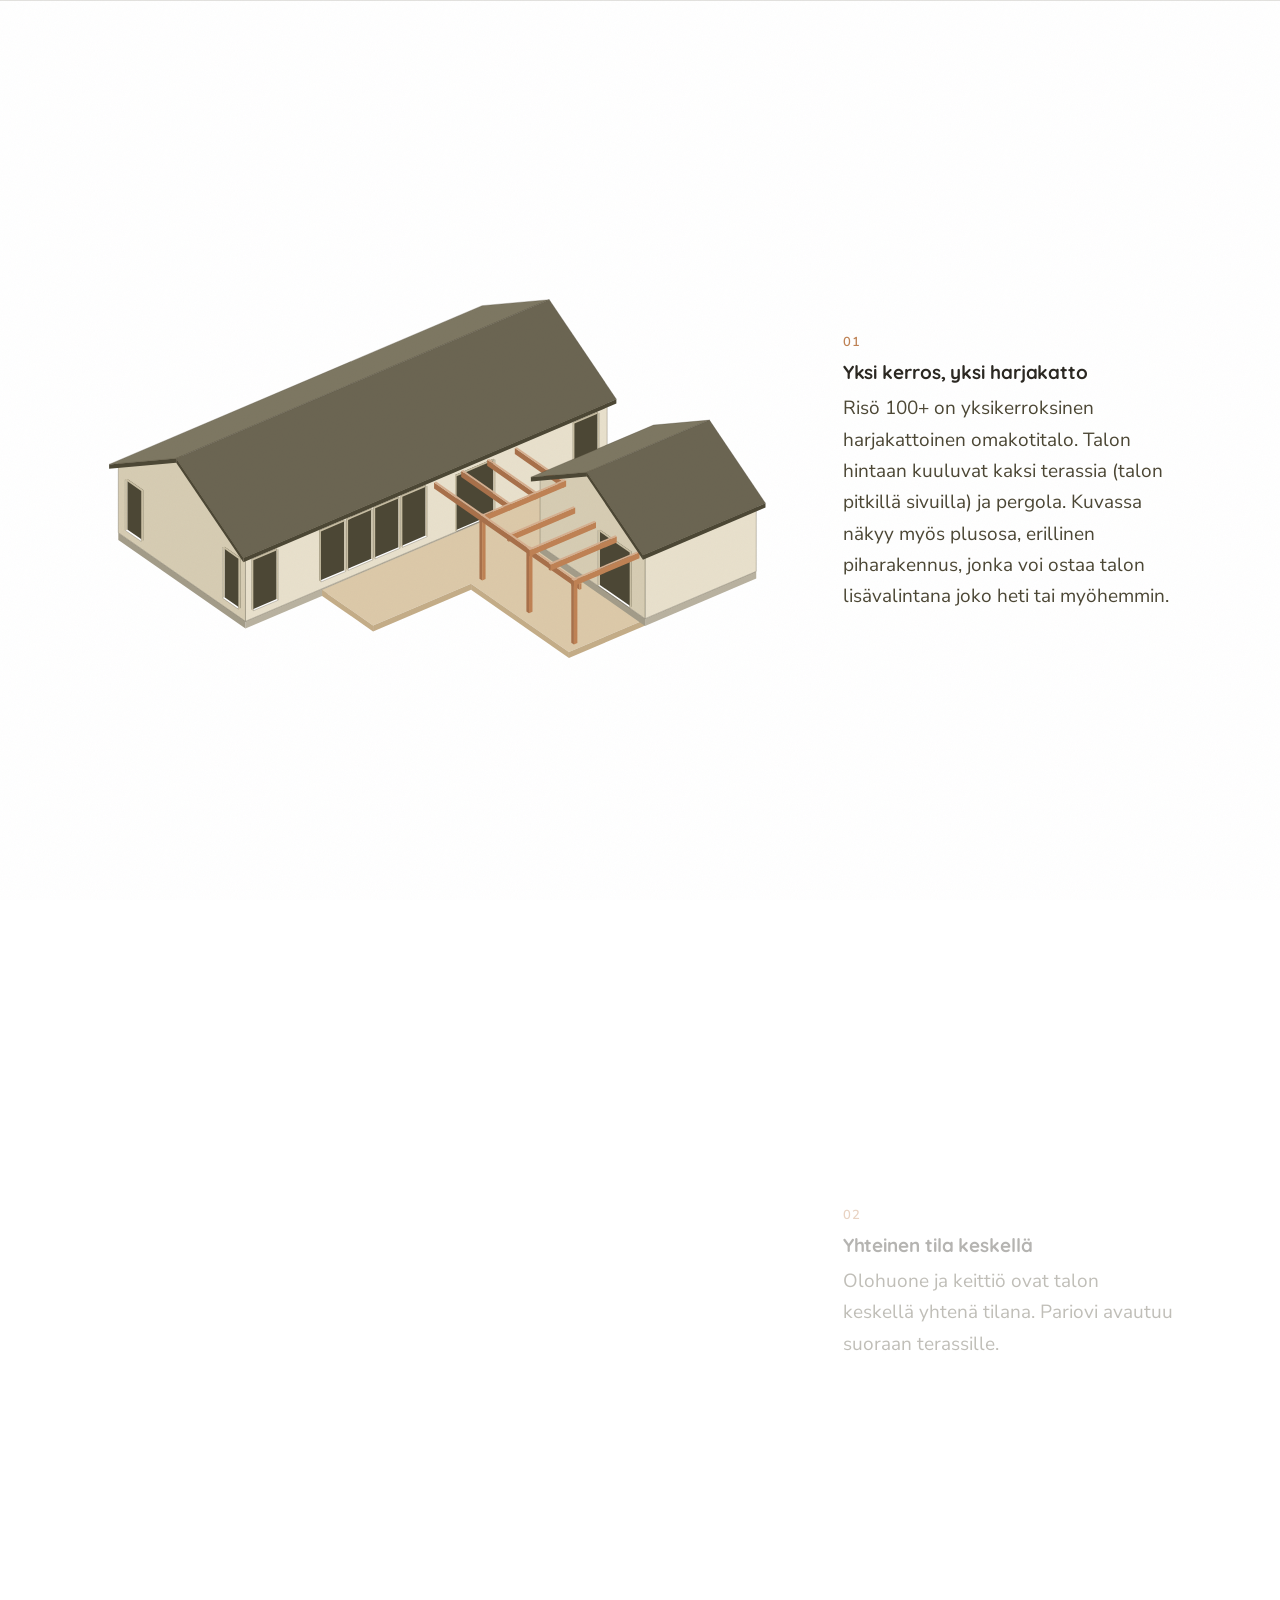
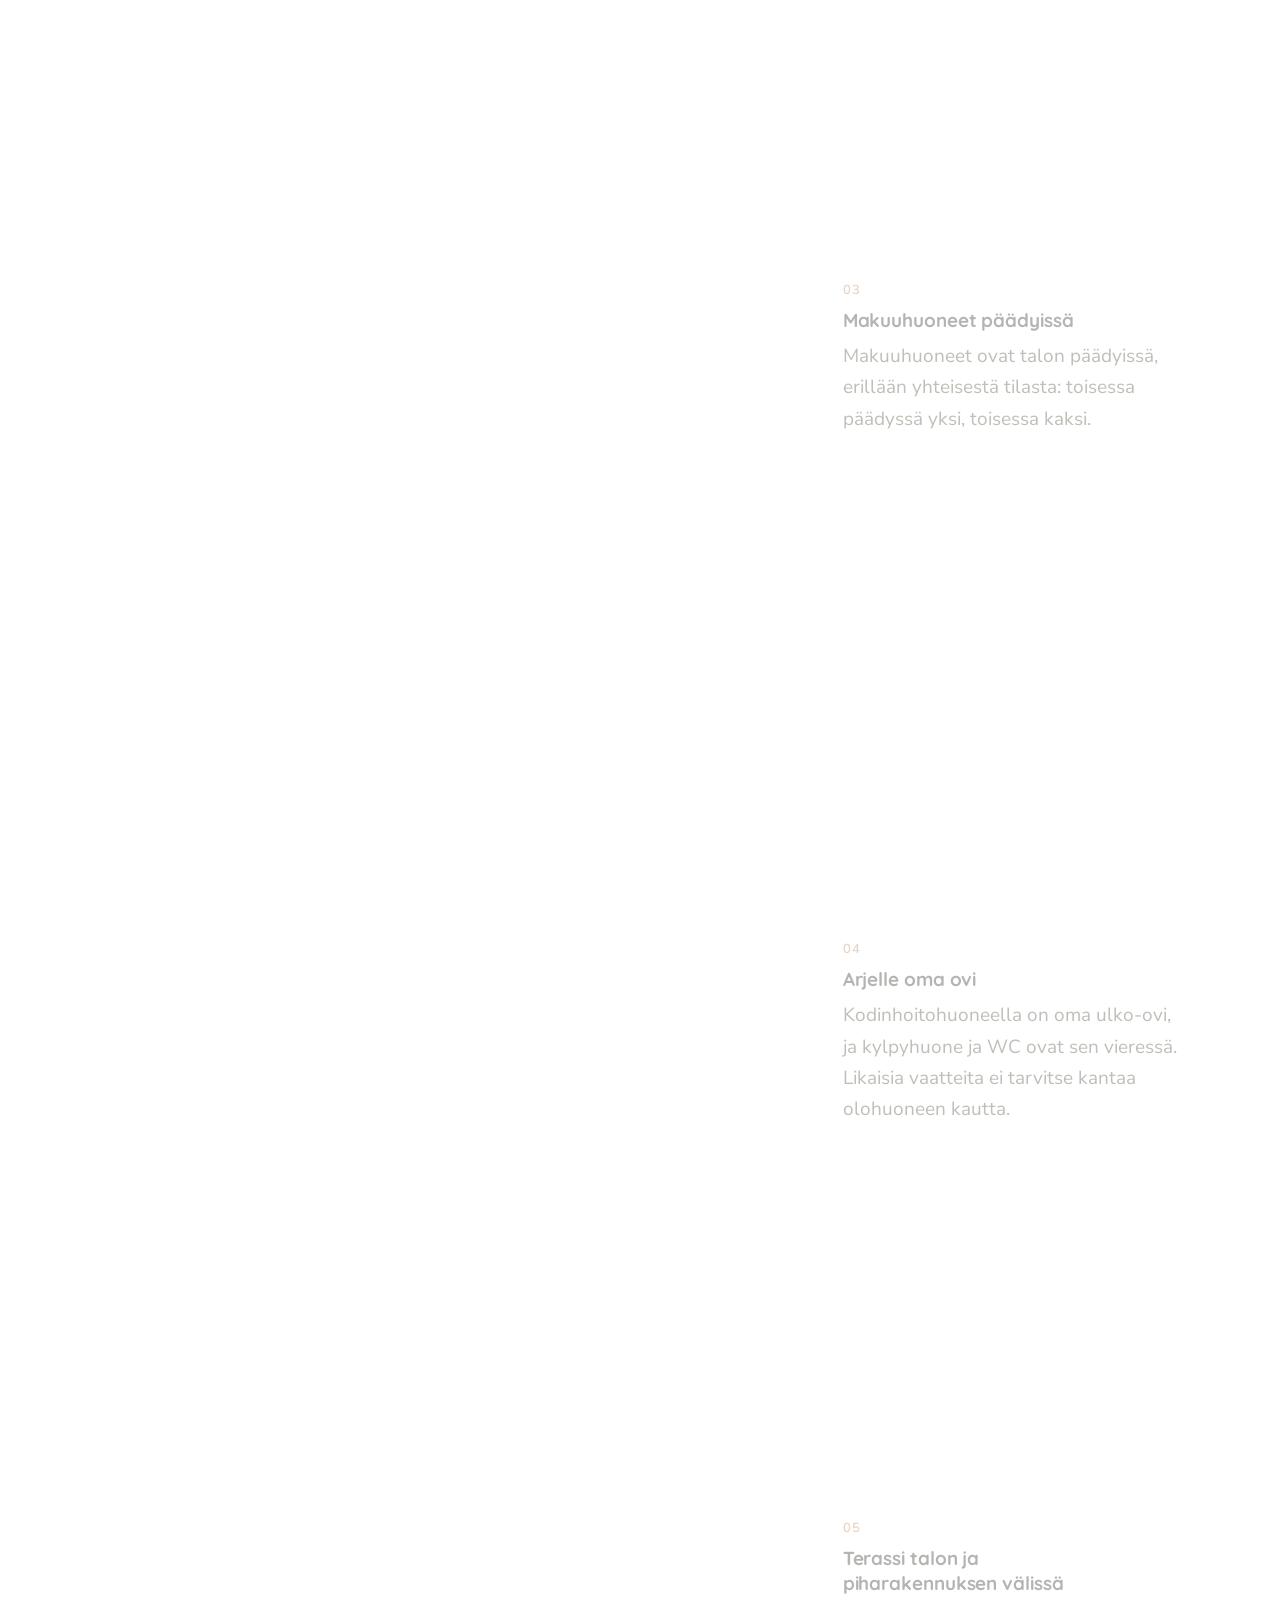
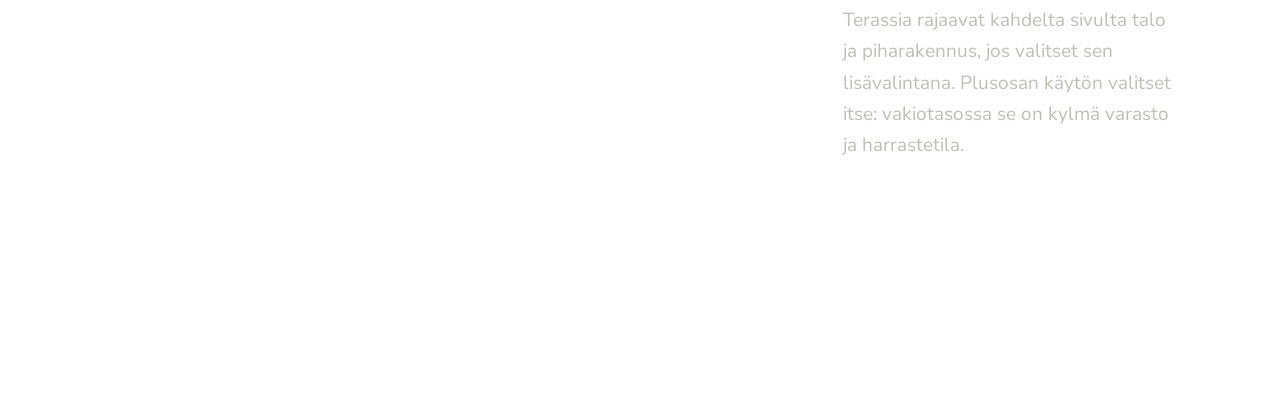
<file: demot/luotokoti-kierros.html>
<!DOCTYPE html>
<html lang="fi">
<head><base href="../assets/Luotokoti/">
<meta charset="utf-8">
<meta name="viewport" content="width=device-width, initial-scale=1">

<!-- Meta-title jää kirjoittamatta kunnes mallin nimi ratkeaa (D1). Sivun
     otsikkona on toistaiseksi sivutyyppi, ei tuotenimi. -->
<title data-copy="talo.sivuOtsikko">Luotokoti</title>
<meta name="description" data-copy="talo.sivuKuvaus" content="">
<meta name="robots" content="noindex, nofollow">

<link rel="preconnect" href="https://fonts.googleapis.com">
<link rel="preconnect" href="https://fonts.gstatic.com" crossorigin>
<link rel="preload" as="style" href="https://fonts.googleapis.com/css2?family=Quicksand:wght@500;600;700&family=Nunito+Sans:opsz,wght@6..12,400;6..12,600;6..12,700&display=swap">
<link rel="stylesheet" href="https://fonts.googleapis.com/css2?family=Quicksand:wght@500;600;700&family=Nunito+Sans:opsz,wght@6..12,400;6..12,600;6..12,700&display=swap">
<link rel="stylesheet" href="assets/styles.css">
<style>html{scroll-behavior:auto!important}.site-header,.site-footer,main>*:not(.kierros-osio){display:none!important}.kierros-osio{margin:0!important;padding-top:0!important}.kierros-osio .section-head{display:none!important}body,section{background:transparent!important}.kierros-kaytossa .kierros__askel:first-child{min-height:105vh!important;justify-content:center!important;padding-top:0!important}</style></head>
<body class="page-talo" data-scroll-syvyys>

<!-- Globaalit vaihtimet asetetaan ennen ensimmäistä maalausta. -->
<script src="assets/asetukset.js"></script>

<a class="skip" href="#main" data-copy="navi.ohita"></a>

<header class="site-header site-header--kentta site-header--seafoam">
  <div class="wrap header-bar">
    <a class="wordmark" href="index.html"><img src="assets/logo-luotokoti.svg" alt="Luotokoti" width="520" height="70"></a>

    <button class="nav-toggle" type="button" data-nav-toggle
            aria-expanded="false" aria-controls="site-nav">
      <span class="nav-toggle__bars" aria-hidden="true"><i></i></span><span data-copy="navi.valikko"></span>
    </button>

    <nav class="site-nav" id="site-nav" data-copy-aria="navi.paavalikko">
      <ul>
        <li><a href="index.html" data-copy="navi.etusivu"></a></li>
        <li><a href="talo.html" aria-current="page" data-copy="navi.talo"></a></li>
        <li><a href="kohteet.html" data-event="taso2_kohteet" data-copy="navi.kohteet"></a></li>
        <li><a href="oma-tontti.html" data-event="taso2_ostopolku_oma_tontti" data-copy="navi.omaTontti"></a></li>
        <li><a href="meista.html" data-event="taso1_meista_katselu" data-copy="navi.meista"></a></li>
      </ul>
      <!-- Mobiilissa CTA on valikon sisällä, koska se ei mahdu headeriin
           375 px leveydellä. Työpöydällä CTA on headerissa ja tämä piilossa. -->
      <p class="nav-cta">
        <a class="btn btn--primary" href="yhteystiedot.html"
           data-event="taso3_yhteydenotto_valikko" data-copy="navi.yhteys"></a>
      </p>
    </nav>

    <div class="header-tools">
      <!-- Kielenvaihdin. Kaksi linkkiä, ei painiketta: kieli on osoitteessa
           (?lang=sv), joten sivu on jaettavissa ja selaimen omat eleet
           toimivat. proto.js täydentää href-osoitteet niin että muut
           parametrit säilyvät, ja merkitsee nykyisen aria-current-arvolla.
           Nimikkeet FI ja SV eivät ole copyssa: kielen nimi kirjoitetaan
           kielen itsensä mukaan, joten se on sama kummalla kielellä. -->
      <nav class="lang" data-copy-aria="navi.kieliValinta">
        <a href="?lang=fi" data-kieli-linkki="fi" lang="fi" hreflang="fi">FI</a>
        <a href="?lang=sv" data-kieli-linkki="sv" lang="sv" hreflang="sv">SV</a>
      </nav>
      <a class="btn btn--primary btn--nav" href="yhteystiedot.html"
         data-event="taso3_yhteydenotto_header" data-copy="navi.yhteys"></a>
    </div>

  </div>
</header>

<div class="proto-bar">
  <div class="wrap proto-bar__inner">
    <span class="proto-bar__tag">Prototyyppi</span>
      <div class="proto-group">
        <span class="proto-group__label" id="lbl-omistusmalli">Omistusmalli</span>
        <div class="proto-group__btns" role="group" aria-labelledby="lbl-omistusmalli">
          <button class="proto-btn" type="button" data-asetus="omistusmalli" data-arvo="a" data-selite="Luotokoti omistaa tontin" aria-pressed="false">A</button>
          <button class="proto-btn" type="button" data-asetus="omistusmalli" data-arvo="b" data-selite="varaus kunnan tontteihin" aria-pressed="false">B</button>
        </div>
      </div>
      <div class="proto-group">
        <span class="proto-group__label" id="lbl-sisalto">Sisältö</span>
        <div class="proto-group__btns" role="group" aria-labelledby="lbl-sisalto">
          <button class="proto-btn" type="button" data-asetus="sisalto" data-arvo="aukot" data-selite="merkityt aukot" aria-pressed="false">Aukot</button>
          <button class="proto-btn" type="button" data-asetus="sisalto" data-arvo="placeholder" data-selite="kuvitteelliset arvot" aria-pressed="false">Placeholder</button>
        </div>
      </div>
    <button class="notes-toggle" type="button" data-notes-toggle
            aria-pressed="false" aria-label="Näytä muistiinpanot">
      <span class="notes-toggle__label">Muistiinpanot</span>
    </button>
    <p class="proto-varoitus" data-copy="proto.varoitusLuvut"></p>
    <p class="visually-hidden" role="status" data-asetus-status></p>
  </div>
</div>

<main id="main">

  <!-- 01 · Hero ===========================================================
       Sivuston ainoa tuotesivu. Mallin nimi, mitat ja päävalokuva puuttuvat
       kaikki — ne renderöityvät merkittyinä aukkoina talo-data.js:stä. -->
  <!-- Hero — sama kuin etusivulla (§59, §65), musta talo seafoam-kentällä
       (Olli 1.10.2026, §84). Yläotsikko ja mallin nimi lohkossa, alarivi
       kuvan päällä. -->
  <section class="hero hero--kuva hero--seafoam" data-status="uusi" aria-labelledby="hero-h">
    <div class="hero__scen">
      <figure class="ph hero__bild" data-kuva="julkisivu-musta" data-kuva-lataus="heti" role="img"
        aria-label="Kuvapaikka: talomalli ulkoa, päivänvalo. Kuva puuttuu prototyypistä.">
        <span class="ph__tag">Kuvapaikka</span>
        <span class="ph__what">Päävalokuva: talomalli ulkoa</span>
      </figure>
      <div class="hero__rivi">
        <div class="hero__lohko">
          <h1 id="hero-h"><span data-talo="nimi" data-gap="Mallin nimi"></span></h1>
        </div>
        <!-- Värinvaihdin ingressin paikalla (Olli 1.10.2026: "sovitetaan se
             nykyisen heron layouttiin, voidaan poistaa ingressi"). Laatat
             renderöi talo.js (renderVarinvaihto) TALO.julkisivut-datasta;
             ilman JS:ää paneeli on piilossa ja kuva on oletusväri.
             Ingressi (talo.kenelle) jäi dataan, AVOIMET.md 239. -->
        <div class="vari" data-varinvaihto hidden>
          <div class="vari__laatat" role="radiogroup" aria-labelledby="vari-h" data-vari-laatat></div>
          <div class="vari__teksti">
            <p class="vari__otsikko" id="vari-h" data-copy="talo.variOtsikko"></p>
            <p class="vari__nimi" data-vari-nimi aria-live="polite"></p>
          </div>
        </div>
      </div>
    </div>

    <div class="wrap">
      <aside class="note">
        <p><span class="note__status">Uusi</span></p>
        <dl>
          <dt>Copy</dt>
          <dd>Yläotsikko <em>arkkitehtioptimoitu konseptitalo</em> on ainoa
              vahvistettu sisältö tässä sektiossa. Termi on päätetty ja
              perusteltu sisältöstrategiassa: arkkitehti on ollut mukana
              kehittämässä mallia, ja siitä pitää olla selkeä.</dd>
          <dt>Lähde</dt>
          <dd>Luotokoti_innehållsstrategi, luku 3, kommentti
              &rdquo;arkitektoptimerat koncepthus&rdquo;</dd>
          <dt>Siirretty sektioon 02 · 20.8.2026</dt>
          <dd>Kokovalitsin, avainluvut ja niiden selitteet olivat herossa,
              800 pikseliä pohjapiirustuksen yläpuolella. Valinta ei siis
              näyttänyt tekevän mitään: sen ainoa näkyvä seuraus oli ruudun
              ulkopuolella. Ne ovat nyt samassa sektiossa kaavion kanssa.</dd>
          <dt>Kokovalitsin — kehystäminen</dt>
          <dd>Kolme kokoa on kehystetty <strong>kokovalintana, ei
              personointina</strong>. Väärä kehys olisi &rdquo;räätälöi kotisi
              tarpeidesi mukaan&rdquo;: se romuttaisi vakioinnin joka on
              hinnan perusta, sektion 06 argumentin, ja sen erottautumisen
              ettei Luotokoti kilpaile räätälöinnillä kuten sata muuta
              toimijaa. Pääviesti on <em>yksi hyvin suunniteltu talo, siinä
              koossa jonka tarvitset</em>.</dd>
          <dt>Nimeäminen</dt>
          <dd>Koot nimetään makuuhuoneiden määrällä, ei kirjaimilla,
              malleina eikä tuotenimillä — se tekisi yhdestä mallista
              malliston. Nimi johdetaan datasta funktiolla
              <code>kokoNimi()</code>, joten sääntö ei voi eriytyä sivujen
              välillä.</dd>
        </dl>
        <dl class="note__q">
          <dt>Puuttuu kokonaan · kirjattu 18.8.2026</dt>
          <dd>Mallin nimi, kolmen koon pinta-alat ja huoneistotyypit,
              kerrosluku, kohderyhmälause ja päävalokuva. Kaikki tulevat
              <code>assets/talo-data.js</code>-objektista, joten yksi
              tiedosto täyttää koko sektion.</dd>
          <dt>Vahvistettava — kokojen mitat · kirjattu 18.8.2026</dt>
          <dd>Yhdenkään koon pinta-ala tai huoneistotyyppi ei ole tiedossa.
              Vastaavuus h+k-merkintään on hakutermi: suomalainen ostaja
              hakee muodossa &rdquo;3h+k&rdquo; tai &rdquo;4h+k&rdquo;, jossa
              olohuone lasketaan mukaan. Täsmällinen vastaavuus riippuu
              pohjaratkaisusta jota ei ole nähty, joten sitä ei ole laskettu
              makuuhuoneiden määrästä.</dd>
          <dt>Vahvistettava — oletuskoko · kirjattu 18.8.2026</dt>
          <dd>Prototyyppi avautuu kahteen makuuhuoneeseen, koska se on
              kolmesta keskimmäinen. Se on perusteltu arvaus eikä päätös.
              Oletus on datassa (<code>oletus:true</code>), joten muutos on
              yhden rivin muutos.</dd>
          <dt>Tietoisesti täyttämättä</dt>
          <dd>Brändistrategia antaa markkinatiedon &rdquo;3, 4 tai 5 huonetta,
              n. 100 m², piha ja sauna&rdquo;. Se on tieto siitä mitä ostajat
              kysyvät, ei siitä mitä Luotokoti toimittaa — eikä sitä ole
              käytetty tässä. Sama koskee saunaa: sitä ei ole sivulla.</dd>
          <dt>Päätös tarvitaan · kirjattu 18.8.2026</dt>
          <dd>Mikä on neljäs avainluku? Vaihtoehtoja: tontin koko,
              energialuokka, rakennusaika tai terassin pinta-ala. Yksikään
              ei ole vahvistettu.</dd>
        </dl>
      </aside>
    </div>
  </section>

  <!-- 02 · Kierros talossa (29.9.2026) =====================================
       Scrollytelling: kuva jää paikalleen ja askeleet vierivät sen ohi
       (The Puddingin sticky graphic -malli). Kuva on kolmiulotteinen malli
       (assets/riso-kierros.js, generaattori tyokalut/riso3d.py), jonka
       selain piirtää (assets/kierros3d.js): pohjaan siirryttäessä kamera
       kääntyy koillisesta suoraan ylös ja katto nousee pois. Vyöhykkeet ja
       laput ovat CSS:ssä (styles.css §58). prefers-reduced-motion vaihtaa
       kuvan ilman liikettä.

       Ilman JS:ää tai IntersectionObserveria askeleet ovat tavallinen
       lista ja kuva näyttää talon ulkoa. Mitään ei jää piiloon.

       Huoneiden nimet ja alat tulevat POHJA_RISO:sta kuten
       pohjapiirustuksessa, joten ne eivät voi eriytyä. -->
  <section class="section kierros-osio" data-status="uusi" aria-labelledby="kierros-h">
    <div class="wrap">
      <div class="section-head">
        <!-- Ei pääotsikkoa (Olli 1.10.2026): yläotsikko riittää. Se kantaa
             sektion nimen, jotta aria-labelledby ja lohkokirjaston valitsin
             osuvat yhä. -->
        <span class="eyebrow" id="kierros-h" data-copy="talo.ylaKierros"></span>
      </div>

      <div class="kierros" data-kierros>
        <div class="kierros__kehys">
          <figure class="kierros__kuva" data-kierros-kuva data-vaihe="ulko">
            <div class="kierros__piirros" data-kierros-piirros></div>
            <!-- Ei arkkitehdin visualisointeja (päätös 30.9.2026). Kokeiltiin
                 kahdesti: piirroksen kulmissa ne olivat liian pieniä ja
                 peittivät pohjaa, askelteksteissä puhelimen kortti kasvoi
                 niin korkeaksi että se peitti koko mallin. Kierros on malli;
                 kuvat ovat galleriassa. -->
          </figure>
          <!-- Selite (talo.kierrosVaraus) ja Havainnekuva-merkintä pois
               näkyvistä (Olli 1.10.2026). Copy jäi avaimeksi, AVOIMET.md 232. -->
        </div>

        <ol class="kierros__askeleet">
          <li class="kierros__askel" data-askel="ulko">
            <div class="kierros__teksti">
              <h3 data-copy="talo.kierrosUlkoOtsikko"></h3>
              <p data-copy="talo.kierrosUlkoTeksti"></p>
            </div>
          </li>
          <!-- Vaihe "Katon alla" poistettiin (Olli 1.10.2026: "turha vaihe").
               Katto nousee nyt seuraavassa vaiheessa: kaikki ulkonäkymän
               jälkeiset vaiheet vievät kameran pohjaan (talo.js). -->
          <li class="kierros__askel" data-askel="yhteinen">
            <div class="kierros__teksti">
              <h3 data-copy="talo.kierrosYhteinenOtsikko"></h3>
              <p data-copy="talo.kierrosYhteinenTeksti"></p>
            </div>
          </li>
          <li class="kierros__askel" data-askel="makuu">
            <div class="kierros__teksti">
              <h3 data-copy="talo.kierrosMakuuOtsikko"></h3>
              <p data-copy="talo.kierrosMakuuTeksti"></p>
            </div>
          </li>
          <li class="kierros__askel" data-askel="marka">
            <div class="kierros__teksti">
              <h3 data-copy="talo.kierrosMarkaOtsikko"></h3>
              <p data-copy="talo.kierrosMarkaTeksti"></p>
            </div>
          </li>
          <li class="kierros__askel" data-askel="piha">
            <div class="kierros__teksti">
              <h3 data-copy="talo.kierrosPihaOtsikko"></h3>
              <p data-copy="talo.kierrosPihaTeksti"></p>
            </div>
          </li>
        </ol>
      </div>

      <aside class="note">
        <p><span class="note__status">Uusi</span></p>
        <dl class="note__q">
          <dt>Avoin kysymys · kirjattu 29.9.2026</dt>
          <dd>Kierros on lisätty pohjaratkaisun ja gallerian <em>rinnalle</em>,
              ei niiden tilalle. Jos se toimii, pohjaratkaisun kolme korttia
              ja galleria voisivat sulautua siihen, ja sivu lyhenisi noin
              kahdella ruudulla. Päätös on asiakkaan. AVOIMET.md 211.</dd>
          <dt>Vahvistettava · kirjattu 29.9.2026</dt>
          <dd>Mallin seinät ja aukot on luettu arkkitehdin piirustuksen
              vektoreista, mutta korkeudet ja 30° kattokulma on mitattu
              visualisoinneista, koska leikkausta ja julkisivuja ei ole.
              AVOIMET.md 210.</dd>
        </dl>
        <dl>
          <dt>Sama malli, muut lohkot</dt>
          <dd>Samasta generaattorista saa myös prosessilohkon kuvat
              (tyhjä tontti → perustus → runko → katto) ilman uusia
              visualisointeja. Ei vielä tehty.</dd>
        </dl>
      </aside>
    </div>
  </section>

  <!-- 03 · Pohjaratkaisu: perustelu, kokovalitsin, avainluvut ja kaavio =====
       IA-muutos 20.8.2026. Kokovalitsin oli herossa ja kaavio 800 pikseliä
       alempana, joten valinnan ainoa näkyvä seuraus oli ruudun ulkopuolella
       — valitsin näytti siltä ettei se tee mitään. Nyt yhdessä sektiossa:
       ensin perustelu sanoin, sitten valinta, sitten sen seuraus lukuina ja
       kaaviona.

       Iso tyhjä laatikko keskellä sivua on yhä tarkoitettu tuntumaan
       epämukavalta. Se on sivun konkreettisin viesti siitä mitä puuttuu. -->
  <section class="section" data-status="uusi" aria-labelledby="pohja-h">
    <div class="wrap">
      <div class="section-head">
        <span class="eyebrow" data-copy="talo.ylaPohjaratkaisu"></span>
        <h2 id="pohja-h" data-copy="talo.pohjaOtsikko"></h2>
        <!-- Kaksi kappaletta yhdistetty yhdeksi 20.8.2026: perustelu siitä
             mille pohja on piirretty (arjelle) ja perustelu siitä että se on
             suunniteltu laajennettavaksi olivat eri sektioissa, vaikka ne
             ovat sama argumentti. Ehdollisuus (kannattaako suurempi koko
             juuri sinun tontillasi) on osa samaa kappaletta eikä oma
             huomautuksensa: huomautuslaatikko nosti ehdon lupaustasolle. -->
        <p data-copy="talo.pohjaIngressi"></p>
      </div>

      <!-- Kokovalitsin. Yksi kysymys, kolme vastausta — ei konfiguraattori.
           Painikkeiden tekstit tulevat TALO.koot:sta talo.js:ssä, jotta
           nimeämissääntö (koko = makuuhuoneiden määrä) on yhdessä paikassa.
           aria-pressed kertoo tilan, ei aria-current: nämä ovat painikkeita
           eivät navigaatiota, eikä valinta vaihda sivua. -->
      <div class="kokovalitsin vali-7" data-kokovalitsin role="group"
           aria-labelledby="koko-lbl">
        <span class="kokovalitsin__lbl" id="koko-lbl" data-copy="talo.kokoValitsinOtsikko"></span>
        <div class="kokovalitsin__btns">
          <button class="kokovalitsin__btn" type="button" data-koko-nappi="vakio"
                  aria-pressed="true">2 makuuhuonetta</button>
          <button class="kokovalitsin__btn" type="button" data-koko-nappi="lisa"
                  aria-pressed="false">3 makuuhuonetta</button>
          <button class="kokovalitsin__btn" type="button" data-koko-nappi="katos"
                  aria-pressed="false">4 makuuhuonetta</button>
        </div>
      </div>

      <!-- Ruudunlukija ei huomaa neliömäärän vaihtumista ilman ilmoitusta, ja
           neliömäärä on juuri se mikä valinnassa muuttuu. -->
      <p class="visually-hidden" role="status" aria-live="polite" data-koko-status></p>

      <p class="small vali-3" data-copy="talo.kokoValitsinHuomio"></p>

      <!-- Avainluvut. Nämä kaksi vaihtuvat kokovalinnan mukana, joten ne
           kuuluvat valitsimen viereen eivätkä heroon: valinnan seuraus on
           luettavissa samasta ruudusta. Kerrosluku odottaa mittoja.
           Neljäs luku on energialuokka (ks. AVOIMET.md 6 ja 25) — sama
           vakio kuin luottamuslukuna, jotta ne eivät voi eriytyä. -->
      <ul class="facts talo-specs">
        <li>
          <span class="facts__k" data-copy="talo.faktaPintaAla"></span>
          <span class="facts__v"><span data-talo="neliot" data-gap="m²"></span></span>
        </li>
        <li>
          <span class="facts__k" data-copy="talo.faktaHuoneet"></span>
          <span class="facts__v"><span data-talo="huoneet" data-gap="huoneistotyyppi"></span></span>
        </li>
        <li>
          <span class="facts__k" data-copy="talo.faktaKerrokset"></span>
          <span class="facts__v"><span data-talo="kerrokset" data-gap="kerrokset"></span></span>
        </li>
        <li>
          <span class="facts__k" data-copy="talo.faktaEnergialuokka"></span>
          <span class="facts__v" data-copy="yhteinen.energialuokka"
                data-gap="energialuokka"></span>
        </li>
      </ul>

      <!-- Arkki: piirustus ja sen kolme huomiota rinnakkain leveällä
           ruudulla, kuten arkkitehdin omassa aineistossa (sivu 7: pohja
           vasemmalla, numeroidut nostot oikealla). Kapealla allekkain kuten
           ennen. Ks. styles.css §55. -->
      <div class="pohja-arkki">
      <!-- Kaksi tilaa, yksi elementti. Kolmen makuuhuoneen pohja on
           olemassa (20.8.2026); kaksi muuta kokoa ovat yhä merkittyjä
           aukkoja. talo.js asettaa data-pohja-tilan datasta ja täyttää
           kuvasäiliön, styles.css §47 tekee ulkoasun. Aukkotilan sisältö
           jää markupiin sellaisenaan — sitä ei ole poistettu, koska se on
           yhä totta kahdella kolmesta koosta. -->
      <figure class="ph ph--floorplan ph--critical" role="img" data-pohja
        data-event="taso2_pohjapiirustus_avaus"
        aria-label="Kuvapaikka: talomallin pohjapiirustus huoneineen ja mittoineen. Pohjapiirustus puuttuu prototyypistä.">
        <span class="pohja" data-pohja-kuva></span>
        <span class="ph__tag">Pohjapiirustus puuttuu</span>
        <span class="ph__what" data-pohja-what>Pohjapiirustus, kuvasuhde 4:3</span>
        <span class="ph__meta">
          Sama runko, kasvava pääty. Tuotesivun tärkein yksittäinen kuva —
          ilman sitä kävijä ei voi arvioida sopiiko talo hänelle.
        </span>
        <figcaption class="pohja__varaus" data-copy="talo.pohjaVaraus"></figcaption>
      </figure>

      <div class="grid grid--3 vali-6 pohja-arkki__huomiot">
        <div class="card">
          <h3 data-copy="talo.pohjaKortit.0.otsikko"></h3>
          <p data-copy="talo.pohjaKortit.0.teksti"></p>
        </div>
        <div class="card">
          <h3 data-copy="talo.pohjaKortit.1.otsikko"></h3>
          <p data-copy="talo.pohjaKortit.1.teksti"></p>
        </div>
        <div class="card">
          <h3 data-copy="talo.pohjaKortit.2.otsikko"></h3>
          <p data-copy="talo.pohjaKortit.2.teksti"></p>
        </div>
      </div>
      </div>

      <aside class="note">
        <p><span class="note__status">Uusi</span></p>
        <dl>
          <dt>Copy</dt>
          <dd>Perustelukulma on kirjoitettu brändistrategian USP 2:n mukaan:
              &rdquo;Planritningarna är designade för hur folk faktiskt lever.
              Rätt fönster i rätt väderstreck. Förvaring som fungerar.&rdquo;
              Perustelut on kirjoitettu ilman mittoja, koska mittoja ei ole.</dd>
          <dt>Lähde</dt>
          <dd>Brand Strategy, kalvo 14 &rdquo;Våra tre USP:ar&rdquo;, USP 02</dd>
        </dl>
        <dl>
          <dt>Sivuston vahvin visuaalinen mahdollisuus</dt>
          <dd>Kun kuva tulee, kyseessä on <strong>yksi pohjapiirustus
              kolmena tilana</strong> — ei kolme eri kuvaa. Kävijä klikkaa
              1 → 2 → 3 ja näkee talon kasvavan päädystä. Se on
              konkreettisin tapa esittää koko modulaarisuusargumentti ilman
              että sanaa tarvitsee käyttää. Kuvapaikka on rakennettu tätä
              varten: kolme tilaa samassa elementissä
              <code>data-koko</code>-attribuutilla.</dd>
        </dl>
        <dl class="note__q">
          <dt>Tarkistettava · kirjattu 18.8.2026</dt>
          <dd>USP 2 nimeää vain ikkunat ja säilytyksen. Kolmas kortti
              (kulkureitit) on rautalankavaiheen laajennus samaan kulmaan —
              se pitää joko vahvistaa tai poistaa. Lähdekalvo on lisäksi
              merkitty luottamukselliseksi, joten kulma on hyväksyttävä
              julkiseen käyttöön erikseen.</dd>
          <dt>Ratkennut osittain 20.8.2026 · kirjattu 18.8.2026</dt>
          <dd>Kysymys oli: puuttuu itse pohjapiirustus, ja nyt kolmena
              tilana. <strong>Kolmen makuuhuoneen pohja on nyt olemassa</strong>
              — se on piirretty Walltecin arkkitehtipiirustuksesta
              (ARK A-02, 1:50) ja esitetään havainnekuvana, koska geometria
              on luettu valokuvasta ±100 mm:n tarkkuudella. Kaksi ja neljä
              makuuhuonetta puuttuvat edelleen, ja niiden kuvapaikka on yhä
              merkitty aukko. Perustelut ovat yhä geneerisiä: ne
              kirjoitetaan mittoihin sidottuina vasta kun kaikki kolme
              kokoa on olemassa, koska yhden koon mitat eivät kelpaa
              tekstiin joka koskee kaikkia kolmea. Lightbox odottaa samaa.</dd>
          <dt>Kuvatarve tarkentui</dt>
          <dd>Yksi pohjapiirustus ei enää riitä: tarvitaan sama runko
              kolmessa pituudessa, samassa mittakaavassa ja samasta
              kuvakulmasta. Jos kuvat piirretään erikseen ilman yhteistä
              mittakaavaa, koon kasvu ei näy — ja koko sektion argumentti
              menetetään.</dd>
        </dl>
      </aside>
    </div>
  </section>

  <!-- 04 · Saunarakennus ================================================
       UUSI 28.9.2026. Arkkitehdin aineisto (HELST, SKEDE 2) ratkaisi
       AVOIMET.md:n kohdan 19: sauna on olemassa, mutta se on erillinen
       29 kerrosneliön rakennus eikä osa talon sataa neliötä.

       MIKSI TÄSSÄ. Pohjapiirustus yllä näyttää kaksi rakennusta, ja
       toisesta ei kerrota siinä mitään. Kysymys syntyy kuvasta, joten
       vastauksen paikka on heti kuvan jälkeen — ei sektiossa 05, joka
       lupaa valinnan pinnoista.

       ENSIMMÄINEN KORTTI ON VAKIOTASO JA SIINÄ EI OLE SAUNAA. Se on
       tarkoituksellisesti sama järjestys kuin aineistossa: jos sauna
       olisi ensimmäisenä, sektio lupaisi saunan ja peruisi sen
       alaviitteessä.

       Kortit renderöidään TALO.saunasta (talo.js, renderSauna). Nimet
       johdetaan koodissa kuten kokojen nimet — aineiston omat
       "vakiotaso" ja "variaatio 1–5" ovat työnimiä, eivät tuotenimiä,
       eikä niitä ole datassa. -->
  <!-- Ei data-eventiä. Attribuutti on klikkausmittari (proto.js,
       initTracking), ei näkyvyysmittari — sektiolla se kirjaisi jokaisen
       klikkauksen sen sisällä samalla nimellä. Jos saunavalinnan
       kiinnostavuus halutaan mitata, mittari kuuluu yhteen elementtiin
       ja sen nimen on kerrottava mitä tapahtui. -->
  <section class="section" data-status="uusi" aria-labelledby="sauna-h">
    <div class="wrap">
      <div class="section-head">
        <span class="eyebrow" data-copy="talo.ylaSauna"></span>
        <h2 id="sauna-h" data-copy="talo.saunaOtsikko"></h2>
        <p data-copy="talo.saunaIngressi"></p>
      </div>

      <p class="caveat" data-copy="talo.saunaVakioHuomio"></p>

      <div class="grid grid--3 vali-6 sauna-nauha" data-sauna-lista></div>

      <p class="small vali-5" data-copy="talo.saunaAlahuomio"></p>

      <aside class="note">
        <p><span class="note__status">Uusi</span></p>
        <dl>
          <dt>Ratkennut 25.9.2026</dt>
          <dd>Sauna oli auki koko prototyypin ajan (AVOIMET.md 19). Ainoa
              maininta aineistossa oli brändistrategian markkinatieto
              siitä mitä ostajat kysyvät — ei tieto siitä mitä Luotokoti
              toimittaa. Arkkitehdin aineisto vastaa: sauna on
              <strong>erillinen 29 kerrosneliön rakennus</strong>, jonka
              sisältö valitaan kuudesta vaihtoehdosta.</dd>
          <dt>Miksi vakiotaso on omana lauseenaan</dt>
          <dd>Sana <em>saunaoptio</em> luetaan niin että sauna kuuluu
              hintaan. Vakiotasossa on kylmä varasto ja kylmä harrastetila,
              ja sauna alkaa vaihtoehdosta 2. Se on sektion tärkein
              yksittäinen lause, joten se on ennen kortteja eikä niiden
              jälkeen.</dd>
        </dl>
        <dl class="note__q">
          <dt>Avoin · kirjattu 28.9.2026</dt>
          <dd>Vaihtoehtojen hinnat. Aineisto ei hinnoittele yhtäkään, eikä
              hintaa lasketa neliöistä. Kaikki kuusi näyttävät siksi
              merkityn aukon.</dd>
          <dt>Avoin · kirjattu 28.9.2026</dt>
          <dd>Vaihtoehtojen nimet. Aineiston <em>vakiotaso</em> ja
              <em>variaatio 1–5</em> ovat arkkitehdin työnimiä. Sivulla ne
              ovat toistaiseksi numeroita — tuotenimet, jos niitä tulee,
              menevät <code>TALO.sauna.vaihtoehdot[].nimi</code>-kenttään.</dd>
          <dt>Avoin · kirjattu 28.9.2026</dt>
          <dd>Sisältyykö saunarakennus talon hintaan lainkaan, vai onko se
              erillinen tilaus? Sektio sanoo nyt ettei se ole talon
              hinnassa — se on päätelty siitä että kerrosala ilmoitetaan
              erikseen, ja se on <strong>vahvistettava</strong>.</dd>
        </dl>
      </aside>
    </div>
  </section>

  <!-- 11 · Hinta ==========================================================
       v2: hintasivu poistui, joten tässä on jaettu hintablokki eikä linkki.
       Sama komponentti on molemmilla ostopolkusivuilla (etusivulta se
       poistui 30.9.2026), ja kukin esittää oman hintatasonsa. -->
  <section class="section hinta-osio" data-status="paatos" aria-labelledby="hinta-h">
    <div class="wrap">
      <div class="hintablokki">

        <div class="hintablokki__sisalto">
          <h2 id="hinta-h" data-copy="talo.hintaOtsikko"></h2>
          <p data-copy="talo.hintaIngressi"></p>
          <p class="facts__v vali-y5">
            <span class="gap">[XXX XXX €]</span>
          </p>
          <p class="small" data-copy="talo.hintaSelite"></p>
          <!-- Kaksi polkua, yksi ero. Talon hinta on kiinteä molemmissa;
               kokonaishinta ei ole sama asia. Kohteessa maaperä on tutkittu
               ja tontti meidän, joten kokonaishinta on tiedossa heti.
               Omalla tontilla maaperä on tuntematon, ja maatöiden osuus on
               juuri se mikä puuttuu — siksi kokonaishinta vahvistuu vasta
               tutkimuksen jälkeen, ja tutkimuksen tilaamme me (R4).
               Tämä EI ole "kokonaishinta viikossa" -lupaus: se kuuluu
               oma-tontti.html:lle. Ks. copy-data.js, hintalogiikka. -->
          <p class="small" data-copy="talo.hintaPolut"></p>
          <!-- Kokoporrastus. Rivit tulevat TALO.koot:sta talo.js:ssä — kokojen
               tiedot eivät ole missään sivun markupissa. Aktiivinen rivi
               merkitään CSS:llä body[data-koko]-attribuutin perusteella, joten
               talo-sivulla tehty valinta näkyy täällä ilman uudelleenrenderöintiä.

               Miksi tämä on tärkeää: jos jokaisella lisämakuuhuoneella on hinta,
               syntyy radikaali läpinäkyvyys myös lisistä. Jos hintaa ei ole,
               kokovalinta lukee lisämyyntinä — siksi puuttuva hinta on merkitty
               aukko eikä jätetty pois. -->
          <div class="koko-hinta">
            <p class="koko-hinta__h" id="koko-hinta-h" data-copy="yhteinen.kokoHintaOtsikko"></p>
            <ul class="koko-hinta__lista" data-koko-porras aria-labelledby="koko-hinta-h"></ul>
          </div>
          <p class="vali-5">
            <a class="btn btn--primary" href="kohteet.html" data-event="taso2_hinta_kohteet"
               data-copy="yhteinen.ctaKohteetJaHinnat"></a>
          </p>
        </div>

      </div>

      <!-- R4-lupaus "Kokonaishinta viikossa" EI ole tällä sivulla.
           Tuotesivulla se herättäisi epäilyn ettei talon hintaakaan tiedetä.
           Se kuuluu oma-tontti.html:lle, jossa maaperä on tuntematon
           ja maatöiden osuus siksi vielä auki. Ks. copy-data.js,
           hintalogiikan sääntö 3. -->

      <aside class="note">
        <p><span class="note__status">Päätös</span></p>
        <dl>
          <dt>Komponentti</dt>
          <dd>Jaettu hintablokki. v1:ssä tässä oli linkki erilliselle hintasivulle; v2:ssa hintasivu poistui ja sisältö on blokkina kolmella sivulla.</dd>
          <dt>Lähde</dt>
          <dd>Luotokoti_innehållsstrategi, luku 4, USP 1 ja 2</dd>
          <dt>Kokoporrastus</dt>
          <dd>Rivit tulevat <code>TALO.koot</code>-taulukosta, ei markupista.
              Aktiivinen rivi on se koko jonka kävijä valitsi talo-sivulla —
              valinta säilyy <code>sessionStorage</code>ssa ja seuraa mukana.</dd>
        </dl>
        <dl class="note__q">
          <dt>Ratkennut 18.8.2026</dt>
          <dd>Hinta esitetään konkreettisena lukuna (R3). Tuotesivulla luku
              on <strong>talon hinta</strong> eikä kokonaishinta: tontti ei
              sisälly siihen. Ks. hintatasot <code>copy-data.js</code>:n
              alusta.</dd>
          <dt>Estävä kysymys — kokojen hinnat · kirjattu 18.8.2026</dt>
          <dd>Onko lisämakuuhuoneella kiinteä hinta? <strong>Ilman hintaa
              kokovalinta lukee lisämyyntinä</strong> — ja se on ainoa asia
              joka voi kääntää hintaläpinäkyvyyden brändin vahvuudesta sen
              heikkoudeksi. Jos hinta on kiinteä, syntyy jotain mitä yksikään
              kilpailija ei tarjoa: radikaali läpinäkyvyys myös lisistä, ja
              suora vastalääke Kannustalon dokumentoituun virheeseen jossa
              valinnat maksoivat 20&nbsp;000&nbsp;€ enemmän kuin viestittiin.</dd>
          <dt>Ratkennut 18.8.2026</dt>
          <dd>Perusmalli on <strong>kaksi makuuhuonetta</strong>, ja kolmas
              ja neljäs ovat lisiä perushintaan (R2). Muistiinpano väitti
              aiemmin perushinnaksi yhtä makuuhuonetta — se oli jäänne
              vanhasta 1–3 datasta. Porrastus renderöityy portaikkona:
              perusrivi on kokonaisluku, lisärivit <code>+</code>-merkillä.</dd>
          <dt>Puuttuu · kirjattu 18.8.2026</dt>
          <dd>Kaikki luvut. Yhtäkään hintaa ei ole keksitty.</dd>
        </dl>
      </aside>
    </div>
  </section>

  <!-- 05 · Sisustustyylit (valinnat) ==================================================
       R6 (workshop 18.8.2026): sektio oli aiemmin KYSYMYS — "onko
       valintoja lainkaan" — ja on nyt sisältöä. Valintoja on, ja ne ovat
       kolme arkkitehdin esivalitsemaa kokonaisuutta.

       Kolme tyyliä KORVAAVAT koko valintalistan: erillisiä komponenttitason
       valintoja (kodinkoneet, autokatos, pintamateriaalit) ei ole. Valinta
       tehdään valmiin linjan tasolla, koska vakiointi on kiinteän hinnan
       perusta — sama logiikka kuin pohjaratkaisussa.

       Tyylien nimet, kuvaukset ja hinnat tulevat TALO.tyylit-taulukosta ja
       ovat aukkoja kunnes arkkitehdin speksit saadaan. -->
  <section class="section section--beige" data-status="uusi" aria-labelledby="valinnat-h">
    <div class="wrap">
      <div class="section-head">
        <span class="eyebrow" data-copy="talo.ylaValinnat"></span>
        <h2 id="valinnat-h" data-copy="talo.valinnatOtsikko"></h2>
        <p data-copy="talo.valinnatIngressi"></p>
      </div>

      <!-- Numeroidut kohdat ilman numeroita (§76, §79), talo.js renderTyylit. -->
      <ul class="opts kohdat kohdat--3" data-talo-lista="tyylit"></ul>

      <p class="small vali-5"
         data-copy="talo.valinnatAlahuomio"></p>

      <!-- Materiaalipaletti. EI neljäs tyyli: aineistossa on yksi paletti,
           joka toistuu kaikissa sisäkuvissa samanlaisena, ja sen merkintä
           kuvan päällä lukee *Alustava materiaalipaletti* — sana on
           aineiston oma (`Preliminär`). Kuva on tässä sektiossa koska
           sektio kertoo mistä talo on tehty; se ei kuitenkaan ole
           valintakortti eikä ole korttien joukossa. -->
      <!-- Materiaalimaailma tekstinä: paletin kuva siirtyi toisen tyylin
           kortiksi (Olli 1.10.2026). -->
      <div class="measure vali-7">
        <h3 data-copy="talo.palettiOtsikko"></h3>
        <p data-copy="talo.palettiSeloste"></p>
      </div>

      <aside class="note">
        <p><span class="note__status">Uusi</span></p>
        <dl>
          <dt>Ratkennut 18.8.2026</dt>
          <dd>Valintoja <strong>on</strong>, ja ne ovat kolme arkkitehdin
              esivalitsemaa sisustustyyliä (R6). Sektio oli aiemmin sivulla
              kysymyksenä — &rdquo;onko valintoja lainkaan, ja onko sektion
              oikea nimi <em>Mitä on vakiona</em>&rdquo; — ja se kysymys on
              nyt suljettu.</dd>
          <dt>Miksi kokonaisuus eikä komponentti</dt>
          <dd>Valinta tehdään valmiin linjan tasolla, ei materiaali
              kerrallaan. Komponenttitason valinta tekisi talosta
              konfiguraattorin ja murtaisi vakiointiviestin, joka on
              kiinteän hinnan perusta — sama peruste kuin pohjaratkaisun
              muuttamattomuudelle.</dd>
          <dt>Miksi hinta on rakenteessa alusta asti</dt>
          <dd>Kannustalon dokumentoitu virhe: sisustusvalinnat koettiin
              20&nbsp;000&nbsp;€ kalliimmiksi kuin viestittiin. Luotokodin
              brändi on rakennettu sen välttämiselle
              (&rdquo;priset vi säger är det som gäller&rdquo;), joten
              hintapaikka ei voi olla jälkikäteinen lisäys. Se on
              rakenteessa vaikka tyylit olisivat keskenään
              samanhintaisia.</dd>
          <dt>Korjattu samalla</dt>
          <dd>Valintakorttien aukko oli nimetty <code>…</code>, ja
              placeholder-tilassa siihen osui sarja joka oli kirjoitettu
              sektion 04 <em>ei sisälly</em> -saraketta varten. Sivulla luki
              siis, että kodinkoneet ja autokatos ovat asioita jotka voi
              valita — vaikka ne ovat asioita joita talo ei sisällä.
              Molemmat aukot on nyt nimetty omilla nimillään. Lisäksi
              hintarivin etiketti oli <em>Lisähinta</em> myös silloin kun
              arvo oli <em>Sisältyy</em>; etiketti on nyt
              <em>Hinta</em>.</dd>
        </dl>
        <dl class="note__q">
          <dt>Avoin · kirjattu 18.8.2026</dt>
          <dd>Tyylien nimet, kuvaukset ja mahdollinen hintaero. Ne tulevat
              arkkitehdin speksien mukana. <strong>Sektion olemassaolo ei
              ole enää auki, sisältö on.</strong></dd>
          <dt>Avoin · kirjattu 18.8.2026</dt>
          <dd>Onko tyylien välillä hintaeroa lainkaan? Jos ei, hintarivi voi
              lukea &rdquo;Sisältyy&rdquo; kaikilla kolmella — mutta rivi
              itsessään jää, koska sen puuttuminen olisi se virhe jota
              vastaan se on olemassa.</dd>
        </dl>
      </aside>
    </div>
  </section>

  <!-- 08 · Kuvagalleria ================================================== -->
  <section class="section" data-status="uusi" aria-labelledby="galleria-h">
    <div class="wrap">
      <div class="section-head">
        <span class="eyebrow" data-copy="yhteinen.yla.kuvat"></span>
        <h2 id="galleria-h" data-copy="talo.galleriaOtsikko"></h2>
      </div>

      <!-- Kuvanauha (Olli 1.10.2026, lohkojärjestysboard: "tähän tilalle tämä
           galleriablokki"): sama suunnan B nauha kuin kohdesivulla (§70).
           Kuvat valittu niin, etteivät ne toistu kohdesivun nauhan kanssa
           samassa järjestyksessä: julkisivu, olohuone ja sauna. -->
    </div>
    <div class="kuvanauha">
      <figure class="ph kuvanauha__f kuvanauha__f--a" data-kuva="julkisivu-musta" role="img"
        aria-label="Kuvapaikka: talon julkisivu ulkoa. Kuva puuttuu prototyypistä.">
        <span class="ph__tag">Kuvapaikka</span>
        <span class="ph__what">Julkisivu</span>
      </figure>
      <figure class="ph kuvanauha__f" data-kuva="olohuone-keittio" data-kuva-koko="pieni" role="img"
        aria-label="Kuvapaikka: keittiö ja olohuone sisältä. Kuva puuttuu prototyypistä.">
        <span class="ph__tag">Kuvapaikka</span>
        <span class="ph__what">Keittiö ja olohuone</span>
      </figure>
      <figure class="ph kuvanauha__f" data-kuva="sauna-ilta" data-kuva-koko="pieni" role="img"
        aria-label="Kuvapaikka: saunarakennus ja katettu terassi. Kuva puuttuu prototyypistä.">
        <span class="ph__tag">Kuvapaikka</span>
        <span class="ph__what">Sauna ja terassi</span>
      </figure>
    </div>
    <div class="wrap">

      <aside class="note">
        <p><span class="note__status">Uusi</span></p>
        <dl>
          <dt>Rakenne</dt>
          <dd>Kolme kuvapaikkaa: julkisivu, keittiö ja olohuone, kylpyhuone.
              Jokaisella <code>aria-label</code>, joka kertoo mitä kuvan
              pitäisi esittää. Lightbox lisätään kun kuvat ovat olemassa.</dd>
        </dl>
        <dl class="note__q">
          <dt>Ratkennut 25.9.2026</dt>
          <dd>Rautalanka ehdotti kolmanneksi kuvaksi &rdquo;sauna tai
              kylpyhuone&rdquo;, ja kuvapaikka nimesi kylpyhuoneen, koska
              saunaa ei mainittu aineistossa talon ominaisuutena.
              Arkkitehdin aineisto (HELST, 25.9.2026) ratkaisi asian:
              <strong>sauna on erillinen 29 kem²:n rakennus</strong>, jonka
              kokoonpano valitaan kuudesta vaihtoehdosta — ja vakiotasossa
              siinä ei ole saunaa vaan kylmä varasto. Kolmas kuva on nyt
              saunarakennus ja terassi. Kylpyhuone ei jäänyt pois
              tarpeettomana: päätalossa on kylpyhuone 3,5 m², ja siitä ei
              vain ole kuvaa.</dd>
          <dt>Puuttuu kokonaan · kirjattu 18.8.2026</dt>
          <dd>Kaikki kolme valokuvaa. Brändikirjan sivu
              &rdquo;Fotostil&rdquo; on tyhjä, joten kuvamaailmaa ei ole
              määritelty — kuvaustuotanto tarvitsee sen ensin.</dd>
        </dl>
      </aside>
    </div>
  </section>

  <!-- 10 · Mitä talon hintaan sisältyy ====================================
       Sivun uskottavuuden kannalta tärkein yksittäinen elementti, ja sen
       oikea puolikas on tyhjä. Näytetään sellaisena. -->
  <section class="section" data-status="paatos" aria-labelledby="sisaltyy-h">
    <div class="wrap">
      <div class="section-head">
        <span class="eyebrow" data-copy="talo.ylaTalonHinta"></span>
        <h2 id="sisaltyy-h" data-copy="talo.sisaltyyOtsikko"></h2>
        <p data-copy="talo.sisaltyyIngressi"></p>
      </div>

      <!-- Yksi lista, ei taulukkoa. "Ei sisälly" -sarake poistettiin
           20.8.2026: se oli kolme kysymysmerkkiriviä ja selittävä kappale,
           eli puolet lohkon pinta-alasta kertoi ettei tietoa ole. Raja
           sanotaan nyt yhtenä lauseena listan alla — sama tieto, mutta
           lause voi olla kesken ilman että lohko näyttää rikkinäiseltä.
           Poissulkulista on yhä avoin kohta, ks. AVOIMET.md 22 ja 159. -->
      <p class="eyebrow" id="sisaltyy-lbl" data-copy="talo.sisaltyyLabel"></p>
      <ul class="ticks ticks--kuvaus ticks--tehty sisaltyy-lista"
          data-talo-lista="sisaltyy" aria-labelledby="sisaltyy-lbl"></ul>

      <p class="sisaltyy-raja measure" data-copy-html="talo.sisaltyyRajaHtml"></p>

      <aside class="note">
        <p><span class="note__status">Päätös</span></p>
        <dl>
          <dt>Copy</dt>
          <dd>Vasen sarake on koottu sisältöstrategian USP 2:sta (tomt,
              bygglov, markarbete, hus med fast inredning) sekä missiosta
              (&rdquo;från bygglov till nyckelöverlämning&rdquo;). Mitään ei
              ole lisätty.</dd>
          <dt>Lähde</dt>
          <dd>Luotokoti_innehållsstrategi, luvut 1 ja 4</dd>
        </dl>
        <dl class="note__q">
          <dt>Rakenne muuttui 20.8.2026</dt>
          <dd>Kahden sarakkeen taulukko purettiin. Oikea sarake
              (&rdquo;ei sisälly&rdquo;) oli kolme kysymysmerkkiriviä ja
              kappale siitä ettei listaa ole missään aineistossa — puolet
              lohkosta kertoi puuttumisesta. Raja on nyt yksi lause listan
              alla, ja siinä oleva aukko on yhden lauseen mittainen eikä
              puolen lohkon.</dd>
          <dt>Päätös tarvitaan · kirjattu 18.8.2026, yhä auki</dt>
          <dd>&rdquo;Ei sisälly&rdquo; -lista on tuotesivun uskottavuuden
              kannalta tärkein yksittäinen sisältö, ja se puuttuu kokonaan.
              Kiinteän hinnan lupaus on koko brändin kärki — ilman
              poissulkulistaa lupaus jää tarkistamattomaksi juuri siinä
              kohdassa jossa kilpailijat (Kastelli, Älvsbyhus) ovat
              kompastuneet.</dd>
          <dt>Avoin kysymys · kirjattu 18.8.2026</dt>
          <dd>Liittymät on merkitty epävarmaksi. Ne mainitaan brändistrategian
              USP 01:ssä (&rdquo;anslutningar&rdquo;), mutta sisältöstrategian
              julkinen USP-lista ei sisällä niitä. Sama koskee perustuksia:
              aineisto puhuu maatöistä (&rdquo;markarbete&rdquo;) mutta ei
              nimeä perustuksia erikseen.</dd>
          <dt>Huomio</dt>
          <dd>Sama epävarmuus on merkitty etusivun hintablokkiin. Kun asia
              ratkeaa, molemmat päivittyvät.</dd>
        </dl>
      </aside>
    </div>
  </section>

  <!-- 06 · Tekniset tiedot ja takuut ======================================
       Nostettu sektiosta 08 pohjaratkaisun jälkeen 20.8.2026: talon
       tekniset perustiedot ovat ostajan toiseksi kysymys heti pohjan
       jälkeen, eivätkä ne kuulu sivun loppuun hinnan taakse. -->
  <section class="section tekniset-osio" data-status="uusi" aria-labelledby="tekniset-h">
    <div class="wrap">
      <div class="section-head">
        <span class="eyebrow" data-copy="talo.ylaTekniset"></span>
        <h2 id="tekniset-h" data-copy="talo.teknisetOtsikko"></h2>
      </div>

      <dl class="specs measure" data-talo-lista="tekniset"></dl>


      <aside class="note">
        <p><span class="note__status">Uusi</span></p>
        <dl>
          <dt>Rakenne</dt>
          <dd>Viisi riviä (lämmitys, energialuokka, rakenteet, ilmanvaihto,
              takuu) on rakenteellinen oletus. Rivit tulevat
              <code>TALO.tekniset</code>-objektista ja
              <code>TALO.takuu</code>-kentästä.</dd>
        </dl>
        <dl class="note__q">
          <dt>Puuttuu kokonaan · kirjattu 18.8.2026</dt>
          <dd>Kaikki viisi. Aineistossa ei ole yhtään teknistä tietoa eikä
              takuuvuosia. Takuu on näistä kiireisin: kohderyhmä
              (ensiasunnon ostaja, eläkeläispariskunta) ostaa nimenomaan
              luottamusta, ja takuu on halvin tapa osoittaa se.</dd>
          <dt>Avoin kysymys · kirjattu 18.8.2026</dt>
          <dd>Onko materiaaleista sanottavissa mitään tuotenimien tasolla?
              Aineisto puhuu vain yleisesti kunnollisista laatumateriaaleista
              (&rdquo;gedigna kvalitetsmaterial&rdquo;), eikä sitä ole
              tarkennettu tässä.</dd>
        </dl>
      </aside>
    </div>
  </section>

  <!-- 07 · Miksi emme muuta pohjaratkaisua =================================
       Sivun ainoa sektio jonka copy on valmis. Sisältöstrategian blokki 4
       suomennettuna, sisältöä ei muutettu. -->
  <!-- Media ja teksti, palstamuoto (§77). Ennen pelkkä tekstipalsta; kuvaksi
       eteisen kaapistoseinä, koska lohko kertoo miksi pohja on mietitty
       loppuun asti (säilytys ensin, putket paikallaan). Olli 1.10.2026. -->
  <section class="section media-teksti media-teksti--palsta" data-status="valmis" aria-labelledby="pohjafilosofia-h">
    <div class="wrap">
      <div class="media-teksti__runko">
      <div class="media-teksti__teksti">
        <span class="eyebrow" data-copy="talo.ylaMiksiEiMuuteta"></span>
        <h2 id="pohjafilosofia-h" data-copy="talo.miksiOtsikko"></h2>

        <p data-copy="talo.miksiKappale1"></p>
        <p data-copy="talo.miksiKappale2"></p>
        <p data-copy="yhteinen.pohjaPerustelu"></p>
        <!-- Tämä kappale on lisätty, koska kokovalitsin ja tämä sektio ovat
             ilman sitä näennäisessä ristiriidassa. Lukija huomaa sen. -->
        <p data-copy="talo.miksiKappale4"></p>
      </div>
      <figure class="ph media-teksti__kuva" data-kuva="eteinen" role="img"
        aria-label="Kuvapaikka: eteisen kaapistoseinä. Kuva puuttuu prototyypistä.">
        <span class="ph__tag">Kuvapaikka</span>
        <span class="ph__what">Eteisen kaapistoseinä</span>
      </figure>
      </div>

      <aside class="note">
        <p><span class="note__status">Valmis</span></p>
        <dl>
          <dt>Copy</dt>
          <dd>Blokki 4 suomennettu sellaisenaan, sisältöä ei muutettu.
              Otsikko on blokin oma rubriikki
              &rdquo;Genomtänkta kvalitetshus som byggs kostnadseffektivt&rdquo;.
              Kolmas kappale on sama teksti joka on etusivun UKK-vastauksessa
              &rdquo;Voinko muuttaa pohjaratkaisua?&rdquo; — sanamuoto on
              pidetty identtisenä tarkoituksella.</dd>
          <dt>Lähde</dt>
          <dd>Luotokoti_innehållsstrategi, luku 6, Block 4
              &rdquo;Varför vi inte ändrar planlösningen&rdquo;</dd>
          <dt>Neljäs kappale on lisätty</dt>
          <dd>Kolme ensimmäistä kappaletta ovat blokki 4 sellaisenaan.
              Neljäs on kirjoitettu rautalankavaiheessa, koska kokovalitsin
              tekee tästä sektiosta ilman sitä näennäisen ristiriidan:
              lukija näkee kolme kokoa herossa ja sitten lauseen ettei
              pohjaa muuteta. Kappale erottaa nämä toisistaan — pituus on
              suunniteltu muuttumaan, pohjaratkaisu ei. <strong>Vaatii
              hyväksynnän</strong>, koska se ei ole blokki 4:n copya.</dd>
        </dl>
        <dl class="note__q">
          <dt>Huomio</dt>
          <dd>Tämä on sivun kymmenestä sektiosta ainoa, jonka copy on
              olemassa. Yhdeksän muuta odottaa sisältöä. Jos sivun
              vaikutelmaa haluaa arvioida realistisesti, kannattaa katsoa
              nimenomaan suhdetta tämän sektion ja muiden välillä.</dd>
          <dt>Ehdotus copywriterille</dt>
          <dd>Sisältöstrategian tonaliteettitaulukossa on perustelurivi
              &rdquo;Det är processen vi har sparat in pengar på, inte
              materialen&rdquo;. Suomeksi se olisi tämän sektion vahvin
              yksittäinen lause: <em>&rdquo;Emme säästä materiaaleissa.
              Prosessissa olemme säästäneet.&rdquo;</em> Sitä ei ole lisätty
              leipätekstiin, koska rivi on sisäinen tonaliteettiohje eikä
              blokin 4 asiakascopya — ja tämän sektion sääntö on että blokki
              4 suomennetaan sellaisenaan. Lisäys vaatii siis erillisen
              hyväksynnän.</dd>
        </dl>
      </aside>
    </div>
  </section>

  <!-- 07b · Arkkitehdit — nosto artikkeliin (12.10.2026) ===============
       Copywriterin dokumentin "Block på landningssidan Huset". Sijoitus
       pohjafilosofian jälkeen: se sanoo miksi pohjaa ei muuteta, ja
       artikkeli kertoo miten pohja syntyi. Muoto on media ja teksti
       -lohkon kehys (§71, etusivun rahoitus), jotta nosto ei lue
       pohjafilosofian jatkona — sama palstamuoto kahdesti peräkkäin
       näyttäisi yhdeltä sektiolta. Kuva on talon pitkä sivu, koska
       arkkitehtien kuvaa ei vielä ole (AVOIMET.md 270). -->
  <section class="section media-teksti media-teksti--kehys" data-status="uusi" aria-labelledby="arkkitehdit-h">
    <div class="wrap">
      <div class="media-teksti__runko">
        <figure class="ph media-teksti__kuva" data-kuva="pitkasivu-punainen" role="img"
          aria-label="Kuvapaikka: talon pitkä pihajulkisivu. Kuva puuttuu prototyypistä.">
          <span class="ph__tag">Kuvapaikka</span>
          <span class="ph__what">Julkisivu</span>
        </figure>
        <div class="media-teksti__teksti">
          <span class="eyebrow" data-copy="arkkitehdit.nostoYla"></span>
          <h2 id="arkkitehdit-h" data-copy="arkkitehdit.nostoOtsikko"></h2>
          <p data-copy="arkkitehdit.nostoTeksti"></p>
          <p><a class="link-arrow" href="arkkitehdit.html" data-event="taso1_arkkitehdit_artikkeli"><span data-copy="arkkitehdit.nostoLinkki"></span></a></p>
        </div>
      </div>

      <aside class="note">
        <p><span class="note__status">Uusi</span></p>
        <dl>
          <dt>Copy</dt>
          <dd>Copywriterin nostoteksti sellaisenaan (FI dokumentin
              käännös). Linkki vie artikkelisivulle arkkitehdit.html.</dd>
          <dt>Lähde</dt>
          <dd>Google Docs &rdquo;Luotokoti_HELST&rdquo;, 12.10.2026</dd>
        </dl>
      </aside>
    </div>
  </section>

  <!-- 09 · Laajennus muuton jälkeen =======================================
       Beige tausta vaihdettu paperiksi 20.8.2026: kuvagalleria siirtyi
       tämän yläpuolelle ja se on beige, joten kaksi beigeä sektiota olisi
       ollut peräkkäin eikä sektioiden raja olisi erottunut.
       Sijoitus on tarkoituksellinen: heti sektion 06 jälkeen, ennen hintaa.
       Tämä on argumentin jatko, ei erillinen myyntipuhe — sektio 06 sanoo
       miksi pohja pysyy, tämä sanoo mikä saa muuttua.

       KRIITTINEN RAJOITE: tämä sektio ei lupaa vaivattomuutta, aikataulua
       eikä hintaa. Jos laajennus ei ole alkuperäisessä rakennusluvassa,
       asiakas kohtaa oman lupaprosessinsa — eikä lupaus &rdquo;ei
       krångel&rdquo; ulotu siihen. Copy ei saa antaa muuta ymmärtää, ja
       siksi kolme keskeisintä kysymystä ovat sivulla kysymyksinä. -->
  <section class="section" data-status="uusi"
           aria-labelledby="laajennus-h">
    <div class="wrap">
      <div class="measure">
        <span class="eyebrow" data-copy="talo.ylaMyohemmin"></span>
        <h2 id="laajennus-h" data-copy="talo.laajennusOtsikko"></h2>
        <p data-copy="talo.laajennusTeksti"></p>
      </div>

      <!-- Kolme estävää kysymystä. Nämä eivät ole puuttuvaa copya vaan
           päätöksiä, joista riippuu onko yllä oleva kappale lupaus vai vihje.
           Kaksi kolmesta pysyy aukkona myös placeholder-tilassa: keksitty
           &rdquo;Kyllä&rdquo; lupakysymykseen kääntäisi estävän kysymyksen
           lupaukseksi, ja se on tämän sivun vaarallisin mahdollinen arvaus. -->
      <dl class="specs specs--kysymykset vali-6">
        <dt data-copy="talo.laajennusKysymysLupa"></dt>
        <dd><span class="gap">[lupa vahvistettava]</span></dd>
        <dt data-copy="talo.laajennusKysymysHinta"></dt>
        <dd><span data-talo="laajennus.hinta" data-gap="€"></span></dd>
        <dt data-copy="talo.laajennusKysymysTakuu"></dt>
        <!-- RATKESI 5.10.2026 asiakkaan vastauksella. Arvo tulee datasta
             (TALO.laajennus.takuuvaikutus); aukkoselite jää varalle, jos
             tieto joskus poistetaan. -->
        <dd><span data-talo="laajennus.takuuvaikutus"
                  data-gap="takuu vahvistettava"></span></dd>
      </dl>

      <!-- Varaus "takuukysymys on yhä vastaamatta" poistettu 5.10.2026:
           kysymys on vastattu, ja lause olisi nyt väärässä. Copy jää
           talo.laajennusVaraus-avaimeen ilman paikkaa. -->

      <!-- v4: erottelu polkujen välillä. Laajennus muuton jälkeen riippuu
           tontista, ja kohteissa tontti on Luotokodin — vastaus on siis
           tiedossa kohdekohtaisesti (KOHTEET[].laajennus). Omalla tontilla
           se on selvitettävä. Epävarmuus merkitään vain siihen polkuun,
           johon se kuuluu: yleinen "ehkä" tekisi tiedossa olevasta
           vastauksesta epävarman. -->
      <div class="polkuerottelu vali-6">
        <div class="card card--beige">
          <h3 data-copy="talo.laajennusKohdeOtsikko"></h3>
          <p data-copy="talo.laajennusKohdeTeksti"></p>
          <p class="vali-4">
            <a class="link-arrow" href="kohteet.html" data-event="taso2_kohteet"
               data-copy="yhteinen.ctaKatsoKohteet"></a>
          </p>
        </div>
        <div class="card card--beige">
          <h3 data-copy="talo.laajennusOmaOtsikko"></h3>
          <p data-copy-html="talo.laajennusOmaTekstiHtml"></p>
          <p class="vali-4">
            <a class="link-arrow" href="oma-tontti.html" data-event="taso2_ostopolku_oma_tontti"><span data-copy="yhteinen.ctaTarkistaTontti"></span></a>
          </p>
        </div>
      </div>

      <aside class="note">
        <p><span class="note__status">Uusi</span></p>
        <dl>
          <dt>Mikä on vahvistettu</dt>
          <dd>Vain se, että laajennus onnistuu myös muuton jälkeen. Se on
              modulaarisuudesta vahvistettujen kahden asian toinen — toinen on
              että kokoja on 1–3 makuuhuonetta. Kaikki muu on auki.</dd>
          <dt>Miksi copy on näin varovainen</dt>
          <dd>Kappale kertoo mahdollisuuden ja siitä seuraavan hyödyn
              (&rdquo;voit aloittaa siitä koosta johon sinulla on nyt
              varaa&rdquo;), mutta ei sano sanaa vaivattomuudesta,
              aikataulusta eikä hinnasta. Nämä kolme ovat juuri ne joita ei
              voi luvata ennen kuin lupakysymys on selvä.</dd>
        </dl>
        <dl class="note__q">
          <dt>Estävä kysymys — tärkein tällä sivulla · kirjattu 18.8.2026</dt>
          <dd>Sisältyykö laajennus alkuperäiseen rakennuslupaan? <strong>Jos
              sisältyy, tämä on toimialan vahvin yksittäinen
              myyntiargumentti.</strong> Jos ei, asiakas kohtaa oman
              lupaprosessinsa — eikä laajennusta saa esittää vaivattomana
              missään muodossa. Vastaus ratkaisee onko tämä sektio hero-tason
              argumentti vai alaviite.</dd>
          <dt>Estävä kysymys · kirjattu 18.8.2026</dt>
          <dd>Rakennetaanko perustus alusta asti täyteen mittaan? Jos kyllä,
              pienimmän koon ostaja maksaa sen etukäteen ja se pitää sanoa
              ääneen — muuten läpinäkyvyyslupaus pettää juuri siinä kohdassa
              johon se on rakennettu. Jos ei, myöhempi laajennus on selvästi
              kalliimpi kuin sama makuuhuone alussa, ja sekin pitää sanoa.</dd>
          <dt>Estävä kysymys · kirjattu 18.8.2026</dt>
          <dd>Miten laajennus vaikuttaa takuuseen? Takuu on kohderyhmälle
              (ensiasunnon ostaja, eläkeläispariskunta) halvin tapa osoittaa
              luottamusta, ja laajennus joka katkaisee sen on eri tuote kuin
              laajennus joka ei katkaise.</dd>
          <dt>Tietoisesti täyttämättä</dt>
          <dd>Kesto ei ole sivulla lainkaan, ei aukkonakaan. Kenttä on
              datassa (<code>TALO.laajennus.kesto</code>) ja
              placeholder-arvo on olemassa, mutta aikataulua ei saa esittää
              ennen kuin lupakysymys on ratkaistu — lupaprosessin kesto ei
              ole Luotokodin hallinnassa.</dd>
          <dt>Vahvistettava · kirjattu 18.8.2026</dt>
          <dd>Muuttuuko rakennusaika koon mukaan? Neljän kuukauden lupaus on
              jo epäselvä; kolme kokoa voi tehdä siitä kolme eri lupausta.</dd>
        </dl>
      </aside>
    </div>
  </section>

  <!-- 12 · CTA ============================================================
       Tuotesivulta ei ohjata suoraan yhteydenottoon vaan ostopolulle:
       kävijä ei vielä tiedä kumpaan tilanteeseen hän kuuluu.

       TUMMA 20.8.2026. Sektio oli beige, ja beigejä sektioita on sivulla
       kolme — loppu-CTA ei erottunut niistä mitenkään. Charcoal on paletin
       viides väri ja sivuston ainoa käänteinen pinta: se lukee pysähdyksenä
       eikä yhtenä sektiona lisää. Sama ratkaisu on etusivun nimisektiossa,
       joten kieli ei ole uusi. -->
  <!-- Missä talo on saatavilla — PALAUTETTU 1.10.2026.

       Lohko siirrettiin v7:ssä Kohteet-sivulle, ja kolme copywriterin
       kirjoittamaa lausetta jäi ilman paikkaa. Siirto ei ollut sama asia:
       Kohteet listaa KAIKKI kohteet, tämä vastaa talosivun omaan
       kysymykseen — missä juuri tämän talon saa. Nosto on rajattu
       kolmeen (initTaloKohteet), ja loput ovat linkin takana.

       JS-koukut [data-talo-kohteet], [-linkki] ja [-tyhja] ovat
       proto.js:ssä ennallaan, joten palautus on markupin palautus. -->
  <section class="section" id="saatavilla" data-status="valmis"
    aria-labelledby="saatavilla-h">
    <div class="wrap">
      <div class="section-head">
        <span class="eyebrow" data-copy="talo.ylaSaatavuus"></span>
        <h2 id="saatavilla-h" data-copy="talo.saatavuusOtsikko"></h2>
        <p data-copy="talo.saatavuusIngressi"></p>
      </div>
      <ul class="kohdekortit" data-talo-kohteet></ul>
      <p class="vali-6" data-talo-kohteet-linkki hidden>
        <a class="link-arrow" href="kohteet.html" data-event="taso2_kohteet"
           data-copy="talo.ctaKaikkiKohteet"></a>
      </p>
      <div class="tyhja-tila" data-talo-kohteet-tyhja hidden>
        <h3 data-copy="talo.tyhjaOtsikko"></h3>
        <p data-copy="talo.tyhjaTeksti"></p>
        <div class="btn-row vali-5">
          <a class="btn btn--primary" href="yhteystiedot.html?polku=alue"
             data-event="taso2_aluekysely"><span data-copy="yhteinen.ctaKerroAlue"></span></a>
          <a class="btn btn--ghost" href="oma-tontti.html"
             data-event="taso2_ostopolku_oma_tontti" data-copy="yhteinen.ctaOmaTontti"></a>
        </div>
      </div>
    </div>
  </section>

  <section class="section section--loppu" id="seuraava" data-status="uusi"
    aria-labelledby="cta-h">
    <div class="wrap">
      <!-- Loppu-CTA-lohko (§75, §78): kuva ja teksti paneelissa. Sama lohko
           ja sama olohuonekuva kaikilla sivuilla (Olli 1.10.2026: "käytetään
           tätä kuvaa kaikissa bottom CTA blokeissa"); copy vaihtuu. -->
      <div class="cta-b">
        <figure class="ph cta-b__kuva" data-kuva="olohuone" data-kuva-koko="pieni" role="img"
          aria-label="Kuvapaikka: olohuone sisältä. Kuva puuttuu prototyypistä.">
          <span class="ph__tag">Kuvapaikka</span>
          <span class="ph__what">Olohuone</span>
        </figure>
        <div class="cta-b__teksti">
          <span class="eyebrow" data-copy="yhteinen.yla.seuraavaAskel"></span>
          <h2 id="cta-h" data-copy="talo.ctaOtsikko"></h2>
          <p data-copy="talo.ctaIngressi"></p>

          <!-- Polkukortit vaihtuivat painikkeiksi (Olli 1.10.2026): sama
               valinta, loppu-CTA-lohkon kielellä. Kuvaukset (talo.polkuKohdeKuvaus,
               talo.polkuOmaKuvaus) jäivät copyyn ilman paikkaa, AVOIMET.md 228. -->
          <div class="btn-row">
            <a class="btn btn--primary" href="kohteet.html" data-event="taso2_kohteet"
               data-copy="yhteinen.ctaKatsoKohteet"></a>
            <a class="btn btn--ghost" href="yhteystiedot.html" data-event="taso3_yhteydenotto_loppucta"
               data-copy="yhteinen.ctaPyydaHinta"></a>
          </div>
          <p class="cta-tuki">
            <span data-copy="yhteinen.ctaEiSido"></span>
            <span data-copy-html="yhteinen.ctaVastausaikaHtml"></span>
          </p>
        </div>
      </div>

      <aside class="note">
        <p><span class="note__status">Uusi</span></p>
        <dl>
          <dt>Rakenne</dt>
          <dd>Kaksi ostopolkua ensisijaisina, yhteydenotto toissijaisena.
              Tuotesivulta ei ohjata suoraan yhteydenottoon: kävijä ei vielä
              tiedä kumpaan tilanteeseen hän kuuluu, ja väärään polkuun
              ohjattu yhteydenotto maksaa myyntiajassa.</dd>
          <dt>Mittarointi</dt>
          <dd>Sektion CTA:t lokittuvat omilla nimillään
              (<code>taso2_kohteet</code>, <code>taso2_ostopolku_oma_tontti</code>,
              <code>taso3_yhteydenotto_loppucta</code>), joten raportista
              näkee kumpi polku valitaan. Muistiinpano kertoi aiemmin, että
              sektio piilottaa kelluvan minipalkin — palkki poistettiin
              20.8.2026, ks. AVOIMET.md kohta 147.</dd>
        </dl>
        <dl class="note__q">
          <dt>Tarkistettava · kirjattu 18.8.2026</dt>
          <dd>Tapahtuman nimi <code>taso2_ostopolku_oma_tontti</code> on
              tämän sivun rautalangan mukainen, mutta etusivulla vastaava
              tapahtuma on <code>taso2_ostopolku_oma_tontti</code>.
              Nimeäminen pitää yhtenäistää ennen GTM-toteutusta.</dd>
        </dl>
      </aside>
    </div>
  </section>

</main>

<footer class="site-footer">
  <div class="wrap">
    <div class="footer-grid footer-grid--yhteys">
      <div>
        <p class="wordmark footer-brand__nimi"><img src="assets/logo-luotokoti-vaalea.svg" alt="Luotokoti" width="520" height="70"></p>
        <p class="small footer-brand__kuvaus"
           data-copy="yhteinen.footerKuvaus"></p>
      </div>

      <nav data-copy-aria="navi.sivukartta">
        <h2 data-copy="navi.footerSivut"></h2>
        <ul>
          <li><a href="index.html" data-copy="navi.etusivu"></a></li>
          <li><a href="talo.html" data-copy="navi.talo"></a></li>
          <li><a href="kohteet.html" data-copy="navi.kohteet"></a></li>
          <li><a href="oma-tontti.html" data-copy="navi.omaTontti"></a></li>
        </ul>
      </nav>

      <nav aria-label="Luotokoti">
        <h2>Luotokoti</h2>
        <ul>
          <li><a href="meista.html" data-copy="navi.meista"></a></li>
          <li><a href="yhteystiedot.html" data-copy="navi.yhteys"></a></li>
        </ul>
      </nav>

      <!-- Yhteystiedot ja some (Olli 1.10.2026, Miro-lappu). Arvot ovat
           samat aukot kuin yhteystiedot.html:n suorissa yhteystiedoissa, ja
           some-kanavia ei ole nimetty aineistossa: kanavien nimiä ei
           arvata (AGENTS.md sääntö 3). AVOIMET.md 222. -->
      <div class="footer-yhteys">
        <h2 data-copy="navi.yhteys"></h2>
        <dl>
          <div><dt data-copy="yhteys.suoratPuhelin"></dt><dd><a href="tel:+358504386693" data-event="taso3_puheluklikkaus"><span data-copy="yhteys.puhelin"></span></a></dd></div>
          <div><dt data-copy="yhteys.suoratEmail"></dt><dd><span data-copy="yhteys.email"></span></dd></div>
          <div><dt data-copy="yhteys.suoratOsoite"></dt><dd><span data-copy="yhteys.osoite"></span></dd></div>
        </dl>
        <ul class="footer-some">
          <li><span class="gap">[some-kanavat]</span></li>
        </ul>
      </div>
    </div>
  </div>
</footer>

<script src="assets/talo-data.js"></script>
<script src="assets/riso-kierros.js"></script>
<script src="assets/kierros3d.js"></script>
<script src="assets/talo.js"></script>
<script src="assets/kohteet-data.js"></script>
<script src="assets/kuvat-data.js"></script>
<script src="assets/copy-data.js"></script>
<script src="assets/copy-data-sv.js"></script>
<script src="assets/placeholder-data.js"></script>
<script src="assets/proto.js"></script>

</body>
</html><script>(function(){document.documentElement.style.scrollbarWidth="none";addEventListener("message",function(e){if(e.data&&e.data.svgp!=null){var se=document.scrollingElement;window.scrollTo({top:e.data.svgp*(se.scrollHeight-innerHeight),behavior:"instant"})}})})();</script>
</file>
